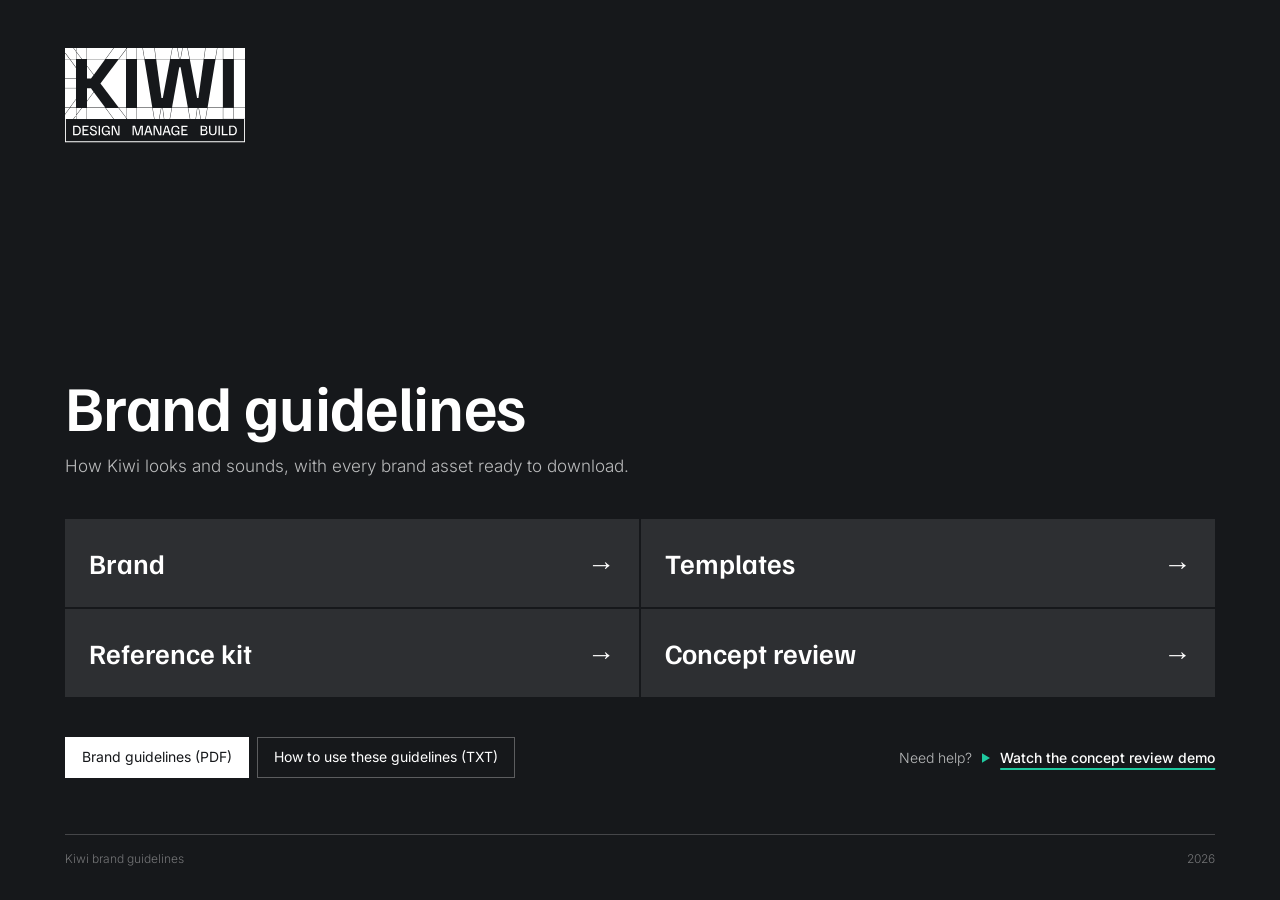
<file: index.html>
<!DOCTYPE html>
<html lang="en-GB">
<head>
<meta charset="utf-8">
<meta name="viewport" content="width=device-width, initial-scale=1, viewport-fit=cover">
<title>Kiwi Brand Guidelines</title>
<link rel="icon" href="assets/favicon/favicon.svg" type="image/svg+xml">
<link rel="icon" href="assets/favicon/favicon-32.png" sizes="32x32" type="image/png">
<link rel="apple-touch-icon" href="assets/favicon/apple-touch-icon.png">
<link rel="preload" href="assets/fonts/inter-latin.woff2" as="font" type="font/woff2" crossorigin>
<link rel="preload" href="assets/fonts/familjen-grotesk-latin.woff2" as="font" type="font/woff2" crossorigin>
<style>
@font-face{font-family:'Familjen Grotesk';font-style:normal;font-weight:400 700;font-display:swap;src:url(assets/fonts/familjen-grotesk-latin.woff2) format('woff2')}
@font-face{font-family:'Inter';font-style:normal;font-weight:300 600;font-display:swap;src:url(assets/fonts/inter-latin.woff2) format('woff2')}
@font-face{font-family:'Material Symbols Sharp';font-style:normal;font-weight:300;font-display:block;src:url(assets/fonts/material-symbols-sharp-kiwi.woff2) format('woff2')}

/* Layout: a cover plus two views (Brand, Templates) behind a dark top bar. Quiet sticky index on the left, compact chapters on the right. Square corners throughout; separation from tints of Kiwi black. */
:root{
  --bg:#FFFFFF; --surface:#F3F3F4; --surface-2:#E8E8E8; --ink:#16181B; --ink-2:#454649; --muted:#737476; --rule:#E8E8E8; --line:#D0D1D1;
  --btn-bg:#16181B; --btn-fg:#FFFFFF; --input:#FFFFFF;
  --display:'Familjen Grotesk', Arial, Helvetica, sans-serif;
  --body:'Inter', Arial, Helvetica, sans-serif;
  --mono:ui-monospace, Menlo, Consolas, monospace;
  --gutter:max(16px, 3.5vw);
}
@media (prefers-color-scheme: dark){:root:not([data-theme="light"]){
  --bg:#0F1012; --surface:#1A1C1F; --surface-2:#2D2F32; --ink:#F3F3F4; --ink-2:#D0D1D1; --muted:#A2A3A4; --rule:#2D2F32; --line:#454649;
  --btn-bg:#F3F3F4; --btn-fg:#16181B; --input:#0F1012; color-scheme:dark}}
:root[data-theme="dark"]{
  --bg:#0F1012; --surface:#1A1C1F; --surface-2:#2D2F32; --ink:#F3F3F4; --ink-2:#D0D1D1; --muted:#A2A3A4; --rule:#2D2F32; --line:#454649;
  --btn-bg:#F3F3F4; --btn-fg:#16181B; --input:#0F1012; color-scheme:dark}

*{box-sizing:border-box;border-radius:0}
body{margin:0;background:var(--bg);color:var(--ink);font-family:var(--body);font-weight:300;font-size:15px;line-height:1.6;-webkit-font-smoothing:antialiased}
a{color:inherit;text-underline-offset:3px}
b,strong{font-weight:500}
h1,h2,h3,h4{font-family:var(--display);font-weight:600;margin:0;text-wrap:balance;letter-spacing:-.005em}
p{margin:0}
ul,ol{margin:0;padding:0;list-style:none}
.wrap{max-width:1240px;margin:0 auto;padding-inline:var(--gutter)}
.eyebrow{font-family:var(--body);font-size:11px;font-weight:500;letter-spacing:.12em;text-transform:uppercase;color:var(--muted)}
.sub{font-family:var(--display);font-weight:400;font-size:17px;line-height:1.45;color:var(--ink-2);max-width:62ch}
.small{font-size:13px;color:var(--muted)}
:focus-visible{outline:2px solid var(--ink);outline-offset:2px}

/* Hero band */
.hero{background:#16181B;color:#FFFFFF;padding-block:16px;padding-top:calc(16px + env(safe-area-inset-top,0px))}
.hero .wrap{display:flex;align-items:center;gap:8px 20px;flex-wrap:wrap}
.hero-logo img{display:block;width:84px;height:auto}
.hero-logo{padding-right:20px;border-right:1px solid #454649}
.hero h1{font-size:20px;line-height:1.2;letter-spacing:-.005em;color:#FFFFFF}
.hero-sub{font-size:14px;color:#A2A3A4}
.hero .ver{margin-left:auto;font-size:12px;color:#737476}
@media (max-width:700px){.hero .ver,.hero-sub{display:none}}

/* Layout */
.layout{display:grid;grid-template-columns:184px minmax(0,1fr);gap:56px;align-items:start;padding-block:8px 96px}
.side{position:sticky;top:0;padding-top:40px;display:grid;gap:20px;max-height:100vh;overflow-y:auto;padding-bottom:24px}
.side .grp{display:grid;gap:4px}
.side ol{display:grid}
.side a{display:block;text-decoration:none;font-size:14px;color:var(--ink-2);padding:5px 10px;border-left:2px solid transparent}
.side a:hover{background:var(--surface)}
.side a[aria-current="true"]{border-left-color:var(--ink);color:var(--ink);font-weight:400;background:var(--surface)}
.side .eyebrow{padding-left:12px}
.switch{display:grid;grid-template-columns:1fr 1fr;gap:2px;margin-bottom:4px}
.side .switch a{border-left:0;text-align:center;padding:8px 6px;background:var(--surface);color:var(--ink-2);font-weight:400}
.side .switch a:hover{background:var(--surface-2)}
.side .switch a[aria-current="page"]{background:var(--btn-bg);color:var(--btn-fg);font-weight:500}
main{min-width:0}
@media (max-width:900px){
  .layout{grid-template-columns:minmax(0,1fr);gap:0}
  .side{position:static;max-height:none;overflow-y:visible;padding-top:16px;grid-auto-flow:column;grid-auto-columns:max-content;overflow-x:auto;gap:16px;padding-bottom:4px}
  .side ol{grid-auto-flow:column}
  .side a{white-space:nowrap}
}

/* Mobile bar and menu */
.mbar{display:none}
.mnav[hidden]{display:none!important}
.mnav{position:fixed;left:0;right:0;bottom:0;top:0;z-index:60;background:var(--bg);color:var(--ink);overflow-y:auto;padding-bottom:calc(24px + env(safe-area-inset-bottom,0px))}
.mnav .mbar-in{display:flex;position:sticky;top:0;z-index:1;background:var(--bg);border-bottom:1px solid var(--rule);padding:8px var(--gutter);gap:10px;align-items:center;justify-content:space-between}
.mswitch button{font:inherit;font-size:14px;padding:7px 14px;color:var(--ink-2);background:transparent;border:0;cursor:pointer}
.mswitch button+button{border-left:1px solid var(--line)}
.mswitch button[aria-pressed="true"]{background:var(--btn-bg);color:var(--btn-fg);font-weight:500}
.mswitch{display:flex;border:1px solid var(--line)}
.menu-btn.is-close::before{content:"✕";width:auto;height:auto;border:0;background:none;font-size:12px;line-height:1}
.mnav-body{padding:8px var(--gutter) 0;display:grid;gap:18px}
.mnav-body .grp{display:grid;gap:0}
.mnav-body .eyebrow{padding:14px 0 6px}
.mnav-body ol,.mnav-body ul{display:grid}
.mnav-body a{display:block;text-decoration:none;color:var(--ink);font-family:var(--display);font-size:22px;font-weight:600;padding:9px 0;border-bottom:1px solid var(--rule)}
.mnav-body a[aria-current="true"]{color:var(--muted)}

/* Chapters and sections */
.chapter{padding-top:72px;scroll-margin-top:24px;padding-bottom:4px;display:grid;gap:4px;border-bottom:2px solid var(--ink)}
.chapter h2{font-size:26px;line-height:1.1;display:flex;gap:12px;align-items:baseline}
.chapter h2 span{font-size:14px;color:var(--muted);font-weight:600}
.sec{padding-block:64px 72px;display:grid;gap:28px;scroll-margin-top:16px}
.sec + .sec{border-top:1px solid var(--rule)}
.sec-head{display:grid;gap:6px}
.sec-head h3{font-size:20px;line-height:1.2}
.sec-head p{color:var(--ink-2);max-width:64ch}
h4{font-size:16px;line-height:1.3}
.block{display:grid;gap:12px}
.chapter-gap{height:32px}

/* Tiles */
.tiles{display:grid;grid-template-columns:repeat(3,minmax(0,1fr));gap:2px}
@media (max-width:760px){.tiles{grid-template-columns:minmax(0,1fr)}}
.tile{background:var(--surface);padding:18px 18px 20px;display:grid;gap:6px;align-content:start}
.tile p{color:var(--ink-2);font-size:14px}
.tag{justify-self:start;font-size:11px;font-weight:500;letter-spacing:.06em;text-transform:uppercase;background:var(--surface-2);color:var(--ink-2);padding:3px 8px}
.chips{display:flex;flex-wrap:wrap;gap:6px}
.chips li{font-size:13px;background:var(--surface);padding:5px 10px;color:var(--ink-2)}
.avoid-h::before{content:"✕";color:#E5322D;margin-right:8px;font-weight:700}
.chips.avoid li{background:#FCEBEA;color:#8E1E1A;display:inline-flex;gap:7px;align-items:center}
.chips.avoid li span{text-decoration:line-through;text-decoration-color:#E5322D;text-decoration-thickness:1.5px}
.chips.avoid li::before{content:"✕";color:#E5322D;font-size:11px;font-weight:700}

/* Values */
.values{display:grid;gap:2px}
.values li{display:grid;grid-template-columns:48px minmax(0,1fr);align-items:baseline;background:var(--surface);padding:14px 18px}
.values .n{font-family:var(--display);font-weight:600;font-size:14px;color:var(--muted)}
.values .v{font-family:var(--display);font-weight:600;font-size:22px;line-height:1.15}
.values li:first-child{background:#16181B;color:#FFFFFF}
.values li:first-child .n{color:#A2A3A4}

/* Audience */
.persona{display:grid;grid-template-columns:repeat(3,minmax(0,1fr));gap:2px}
.persona>div{background:var(--surface);padding:16px 18px 18px;display:grid;gap:8px;align-content:start}
.persona ul{display:grid;gap:3px;font-size:14px;color:var(--ink-2)}
.persona li::before{content:"– ";color:var(--muted)}
@media (max-width:760px){.persona{grid-template-columns:minmax(0,1fr)}}
.persona-head{background:#16181B!important;color:#FFFFFF;grid-column:1/-1}
.persona-head p{color:#D0D1D1;font-size:14px}

/* Positioning */
.pos{display:grid;grid-template-columns:minmax(0,1fr) minmax(0,1fr);gap:32px;align-items:start}
@media (max-width:860px){.pos{grid-template-columns:minmax(0,1fr)}}
.matrix{position:relative;aspect-ratio:1;max-width:380px;width:100%;background:var(--surface)}
.matrix::before,.matrix::after{content:"";position:absolute;background:var(--line)}
.matrix::before{left:50%;top:0;bottom:0;width:1px}
.matrix::after{top:50%;left:0;right:0;height:1px}
.ax{position:absolute;font-size:10.5px;font-weight:500;letter-spacing:.1em;text-transform:uppercase;color:var(--muted);white-space:nowrap;background:var(--surface);padding:2px 6px;z-index:1}
.ax.t{top:8px;left:50%;transform:translateX(-50%)}
.ax.b{bottom:8px;left:50%;transform:translateX(-50%)}
.ax.l{left:8px;top:50%;transform:translateY(-50%)}
.ax.r{right:8px;top:50%;transform:translateY(-50%)}
.dot{position:absolute;transform:translate(-50%,-50%);display:grid;justify-items:center;gap:4px;z-index:1}
.dot i{display:block;width:14px;height:14px;background:#16181B}
.dot.aim i{background:var(--surface);box-shadow:inset 0 0 0 2px var(--ink)}
.dot span{font-size:12px;font-weight:500;white-space:nowrap}
.arrow{position:absolute;top:calc(29% - 10px);left:calc(28% + 14px);width:calc(46% - 28px);height:1px;background:var(--ink)}
.arrow::after{content:"";position:absolute;right:-1px;top:-4px;border:4.5px solid transparent;border-left:7px solid var(--ink);border-right:0}
.usp{display:grid;gap:2px;counter-reset:u}
.usp li{counter-increment:u;display:grid;grid-template-columns:36px minmax(0,1fr);background:var(--surface);padding:12px 16px;font-size:14px}
.usp li::before{content:counter(u);font-family:var(--display);font-weight:600;color:var(--muted)}

/* Tone */
.sliders{display:grid;gap:2px}
.slider{background:var(--surface);padding:14px 18px 16px;display:grid;gap:10px}
.track{position:relative;height:6px;background:var(--surface-2)}
.track i{position:absolute;top:50%;width:14px;height:14px;background:var(--ink);transform:translate(-50%,-50%)}
.ends{display:flex;justify-content:space-between;font-size:13px;color:var(--ink-2)}
.ends b{font-weight:500;color:var(--ink)}
.principles{display:grid;grid-template-columns:repeat(3,minmax(0,1fr));gap:2px}
@media (max-width:760px){.principles{grid-template-columns:minmax(0,1fr)}}

/* Voice */
.core{background:#16181B;color:#FFFFFF;padding:22px 22px 24px;display:grid;gap:6px}
.core .eyebrow{color:#A2A3A4}
.core p{font-family:var(--display);font-weight:600;font-size:clamp(28px,4vw,40px);line-height:1.05;letter-spacing:-.02em}
.rules{display:grid;grid-template-columns:repeat(3,minmax(0,1fr));gap:2px}
@media (max-width:860px){.rules{grid-template-columns:repeat(2,minmax(0,1fr))}}
@media (max-width:560px){.rules{grid-template-columns:minmax(0,1fr)}}
.rules>div{background:var(--surface);padding:14px 16px 16px;display:grid;gap:4px;align-content:start}
.rules b{font-weight:500;font-size:14px}
.rules p{font-size:13.5px;color:var(--ink-2)}
.saynot{display:grid;grid-template-columns:minmax(0,1fr) minmax(0,1fr);gap:2px}
.saynot>div{padding:14px 16px;display:grid;gap:4px}
.saynot .say{background:var(--surface)}
.saynot .say p{font-family:var(--display);font-size:17px}
.saynot .not{background:var(--bg);box-shadow:inset 0 0 0 1px var(--rule)}
.saynot .not p{color:var(--muted);text-decoration:line-through;text-decoration-color:#E5322D}
@media (max-width:560px){.saynot{grid-template-columns:minmax(0,1fr)}}
.heads{display:grid;grid-template-columns:repeat(3,minmax(0,1fr));gap:2px}
@media (max-width:860px){.heads{grid-template-columns:minmax(0,1fr)}}
.heads>div{background:var(--surface);padding:16px 18px 18px;display:grid;gap:10px;align-content:start}
.heads ul{display:grid;gap:0}
.heads li{font-family:var(--display);font-weight:600;font-size:20px;line-height:1.2;padding:14px 0 14px 14px;border-top:1px solid var(--line);position:relative}
.heads li:first-child{border-top:0;padding-top:4px}
.heads li::before{content:"";position:absolute;left:0;top:18px;bottom:18px;width:3px;background:var(--ink)}
.heads li:first-child::before{top:8px}

/* Shared controls */
.seg{display:inline-flex;border:1px solid var(--line)}
.seg button{font:inherit;font-size:13px;background:var(--bg);color:var(--ink-2);border:0;padding:7px 12px;cursor:pointer}
.seg button+button{border-left:1px solid var(--line)}
.seg button[aria-pressed="true"]{background:var(--btn-bg);color:var(--btn-fg)}
.faces{display:grid;grid-template-columns:repeat(auto-fit,minmax(280px,1fr));gap:2px}
.face{background:var(--surface);padding:20px;display:grid;gap:12px;min-width:0}
.face .aa{font-size:72px;line-height:.9;letter-spacing:-.03em}
.face.display .aa{font-family:var(--display);font-weight:600}
.face.text .aa{font-family:var(--body);font-weight:300}
.face dl{margin:0;display:grid;grid-template-columns:84px 1fr;row-gap:4px;font-size:13px}
.face dt{color:var(--muted)}
.face dd{margin:0}

/* Logo (simplified) */
.logo-bar{display:flex;flex-wrap:wrap;gap:12px 16px;align-items:center}
.check{display:inline-flex;gap:8px;align-items:center;font-size:13px;color:var(--ink-2);cursor:pointer}
.check input{accent-color:var(--ink);width:15px;height:15px;margin:0}
.lv-grid{display:grid;grid-template-columns:repeat(5,minmax(0,1fr));gap:2px}
@media (max-width:1100px){.lv-grid{grid-template-columns:repeat(2,minmax(0,1fr))}.lv-grid .lv:last-child{grid-column:1/-1}}
@media (max-width:520px){.lv-grid{grid-template-columns:minmax(0,1fr)}}
.lv{background:var(--surface);display:grid;grid-template-rows:auto 1fr}
.lv-art{display:grid;place-items:center;background:#FFFFFF;box-shadow:inset 0 0 0 1px var(--rule);height:150px;padding:20px}
.lv-art img{width:100%;max-width:150px;height:auto}
.lv-body{padding:14px 16px 16px;display:flex;flex-direction:column;gap:6px}
.lv-body p{font-size:13px;color:var(--ink-2)}
.lv-dl{display:flex;gap:6px;margin-top:auto;padding-top:10px;flex-wrap:wrap}
.lv-dl a{font-size:12px;font-weight:500;text-decoration:none;border:1px solid var(--line);background:var(--bg);padding:5px 10px}
.lv-dl a:hover{border-color:var(--ink)}
.lv-dl{align-items:center}
@media (min-width:1101px){.lv-body{padding:14px 12px 16px}.lv-dl{gap:5px}.lv-dl a{padding:5px 8px}}
.lv-note{flex-basis:100%;font-size:12px;color:var(--muted);order:-1}

/* Clear space */
.cs{display:grid;grid-template-columns:minmax(0,1.2fr) minmax(0,1fr);gap:24px;align-items:start}
@media (max-width:860px){.cs{grid-template-columns:minmax(0,1fr)}}
.cs-diagram{background:var(--surface);padding:24px;display:grid;place-items:center;overflow:hidden}
.cs-box{--x:clamp(36px,7vw,60px);position:relative;padding:var(--x);background:repeating-linear-gradient(45deg,transparent 0 6px,rgba(115,116,118,.18) 6px 7px);outline:1px dashed var(--muted);max-width:100%}
.cs-box img{display:block;width:calc(var(--x) * 3.5);height:var(--x);background:#FFFFFF;max-width:100%}
.x{position:absolute;font-family:var(--display);font-weight:600;font-size:13px;color:var(--ink-2)}
.x-t{top:calc(var(--x) / 2);left:50%;transform:translate(-50%,-50%)}
.x-b{bottom:calc(var(--x) / 2);left:50%;transform:translate(-50%,50%)}
.x-l{left:calc(var(--x) / 2);top:50%;transform:translate(-50%,-50%)}
.x-r{right:calc(var(--x) / 2);top:50%;transform:translate(50%,-50%)}
.x-mark{position:absolute;left:calc(var(--x) - 14px);top:var(--x);height:var(--x);width:8px;border:1px solid var(--ink);border-right:0}
.mini{border-collapse:collapse;font-size:13px;width:100%;max-width:420px}
.mini th,.mini td{text-align:left;padding:7px 10px 7px 0;border-bottom:1px solid var(--rule)}
.mini th{font-weight:500;color:var(--muted);font-size:12px}

/* Don'ts */
.dont-grid{display:grid;grid-template-columns:repeat(4,minmax(0,1fr));gap:2px}
@media (max-width:900px){.dont-grid{grid-template-columns:repeat(2,minmax(0,1fr))}}
.dn{margin:0;background:var(--surface);display:grid}
.dn-art{position:relative;height:140px;display:grid;place-items:center;background:#FFFFFF;box-shadow:inset 0 0 0 1px var(--rule);overflow:hidden;padding:16px}
.dn-art img{width:62%;max-width:170px;height:auto}
.dn-art::after{content:"";position:absolute;top:10px;right:10px;width:18px;height:18px;background:
  linear-gradient(45deg,transparent 43%,#E5322D 43%,#E5322D 57%,transparent 57%),linear-gradient(-45deg,transparent 43%,#E5322D 43%,#E5322D 57%,transparent 57%)}
.dn-busy{background:repeating-linear-gradient(120deg,#8A8C8D 0 10px,#454649 10px 18px,#B9BABB 18px 30px)!important}
.dn-retype{display:grid;justify-items:center;gap:4px;width:62%}
.dn-retype img{width:100%}
.dn-retype span{font-family:Georgia,'Times New Roman',serif;font-style:italic;font-size:13px;color:#16181B}
.dn-crowd{grid-template-columns:auto auto;gap:4px;align-content:center;justify-content:center}
.dn-crowd span{font-family:var(--display);font-weight:600;font-size:13px;color:#16181B;max-width:70px;line-height:1.1}
.dn-crowd img{width:110px}
.dn figcaption{padding:10px 14px 12px;font-size:13px;color:var(--ink-2)}

/* Type (simplified) */
.styles{display:grid}
.st{display:grid;grid-template-columns:minmax(0,1fr) 260px;gap:20px;align-items:baseline;padding-block:16px;border-top:1px solid var(--rule)}
.st:last-child{border-bottom:1px solid var(--rule)}
.st-spec{font-size:12px;color:var(--muted);line-height:1.5}
@media (max-width:700px){.st{grid-template-columns:minmax(0,1fr);gap:6px}}
.t-h1{font-family:var(--display);font-weight:600;font-size:clamp(34px,4.5vw,48px);line-height:1.1;letter-spacing:0}
.t-h2{font-family:var(--display);font-weight:600;font-size:clamp(22px,2.6vw,28px);line-height:1.2;letter-spacing:0}
.t-h3{font-family:var(--display);font-weight:600;font-size:22px;line-height:1.25}
.t-h4{font-family:var(--display);font-weight:600;font-size:18px;line-height:1.3}
.t-sub{font-family:var(--display);font-weight:400;font-size:17px;line-height:1.45}
.t-body{font-weight:300;font-size:16px;line-height:1.6;max-width:56ch}
.t-strong{font-weight:600}
.t-label{font-weight:600;font-size:12px;line-height:1.4;letter-spacing:.12em;text-transform:uppercase}
.rules-3{grid-template-columns:repeat(3,minmax(0,1fr))}
@media (max-width:700px){.rules-3{grid-template-columns:minmax(0,1fr)}}

/* Colour */
.swatches{display:grid;grid-template-columns:repeat(auto-fit,minmax(260px,1fr));gap:2px}
button.sw,button.tint{font:inherit;color:inherit;text-align:left;border:0;padding:0;cursor:pointer;background:none}
.sw{background:var(--surface)!important;display:grid}
.sw-chip{height:140px;display:flex;align-items:flex-end;padding:14px 16px;font-family:var(--display);font-weight:600;font-size:18px}
.sw-chip.k{background:#16181B;color:#FFFFFF}
.sw-chip.w{background:#FFFFFF;color:#16181B;box-shadow:inset 0 0 0 1px var(--rule)}
.sw-meta{display:flex;flex-wrap:wrap;gap:4px 16px;padding:12px 16px 14px;font-size:13px;align-items:baseline}
.sw-meta .val{font-family:var(--mono);font-size:13px;color:var(--ink)}
.sw-meta .rgb{font-family:var(--mono);font-size:12px;color:var(--muted)}
.sw-meta .copy{margin-left:auto;font-size:12px;color:var(--muted)}
.sw:hover .copy,.sw:focus-visible .copy{color:var(--ink)}
.tints{display:grid;grid-template-columns:repeat(12,minmax(0,1fr));gap:2px}
.tint{display:grid;gap:4px;font-size:12px;align-content:start}
.tint i{display:block;height:64px}
.tint b{font-weight:500}
.tint .val{font-family:var(--mono);font-size:10px;color:var(--muted);line-height:1.3}
.tint:hover i{outline:2px solid var(--ink);outline-offset:-2px}
@media (max-width:860px){.tints{grid-template-columns:repeat(6,minmax(0,1fr))}}

/* Icons: Material Symbols Sharp, unfilled, weight 300, mono */
.ms{font-family:'Material Symbols Sharp';font-weight:normal;font-style:normal;font-size:24px;line-height:1;letter-spacing:normal;text-transform:none;display:inline-block;white-space:nowrap;word-wrap:normal;direction:ltr;font-feature-settings:'liga';-webkit-font-smoothing:antialiased;font-variation-settings:'FILL' 0,'wght' 300,'GRAD' 0,'opsz' 24;user-select:none;flex:none}
.ms.s20{font-size:20px;font-variation-settings:'FILL' 0,'wght' 300,'GRAD' 0,'opsz' 20}
.ms.s40{font-size:40px;font-variation-settings:'FILL' 0,'wght' 300,'GRAD' 0,'opsz' 40}
.ic-panels{display:grid;grid-template-columns:repeat(2,minmax(0,1fr));gap:2px}
@media (max-width:760px){.ic-panels{grid-template-columns:minmax(0,1fr)}}
.ic-panel{padding:24px 16px;display:grid;grid-template-columns:repeat(4,minmax(0,1fr));gap:24px 8px}
.ic-panel.w{background:#FFFFFF;color:#16181B;box-shadow:inset 0 0 0 1px var(--rule)}
.ic-panel.k{background:#16181B;color:#FFFFFF;box-shadow:inset 0 0 0 1px #2D2F32}
.ic{display:grid;justify-items:center;gap:8px;text-align:center;min-width:0}
.ic code{font-family:var(--mono);font-size:10px;line-height:1.3;opacity:.7;overflow-wrap:anywhere}
.ic-sizes{display:grid;grid-template-columns:repeat(3,minmax(0,1fr));gap:2px}
@media (max-width:760px){.ic-sizes{grid-template-columns:minmax(0,1fr)}}
.ic-size{background:var(--surface);padding:16px 18px 18px;display:grid;gap:12px;align-content:start}
.ic-size .demo{display:flex;align-items:center;gap:8px;min-height:64px;color:var(--ink)}
.ic-size .demo.col{flex-direction:column;align-items:flex-start;justify-content:center;gap:6px}
.ic-size .demo .act{display:inline-flex;align-items:center;gap:8px}
.ic-size p{font-size:13px;color:var(--ink-2)}
.ic-spec{display:grid;grid-template-columns:minmax(0,1.2fr) minmax(0,1fr);gap:24px;align-items:start}
@media (max-width:860px){.ic-spec{grid-template-columns:minmax(0,1fr)}}

/* Signature tool */
.tool{display:grid;grid-template-columns:260px minmax(0,1fr);background:var(--surface)}
@media (max-width:1000px){.tool{grid-template-columns:minmax(0,1fr)}}
.tool>*{min-width:0}
.fields{display:grid;gap:12px;align-content:start;padding:18px}
.field{display:grid;gap:4px}
.field label{font-size:12px;font-weight:500;color:var(--ink-2)}
.field label span{font-weight:300;color:var(--muted)}
.field input{font:inherit;font-weight:400;font-size:14px;color:var(--ink);background:var(--input);border:1px solid var(--line);padding:7px 10px;width:100%;min-width:0}
.field input:focus-visible{outline:2px solid var(--ink);outline-offset:-1px}
.stage{display:grid;align-content:start;gap:10px;padding:12px 12px 12px 0}
@media (max-width:1000px){.stage{padding:0 12px 12px}}
.stage-bar{display:flex;flex-wrap:wrap;gap:8px;justify-content:flex-end}
.act{font:inherit;font-size:14px;font-weight:400;padding:8px 16px;border:1px solid var(--btn-bg);background:var(--btn-bg);color:var(--btn-fg);cursor:pointer;text-decoration:none;display:inline-block}
.act.ghost{background:transparent;color:var(--ink);border-color:var(--line)}
.canvas{overflow-x:auto;padding:24px 22px 28px;background:#FFFFFF;color:#16181B}
.canvas .mock{font-family:Arial,Helvetica,sans-serif;font-size:13px;line-height:19px;color:#16181B;margin:0 0 20px}

.how{display:grid;grid-template-columns:240px minmax(0,1fr);gap:2px;background:var(--surface)}
@media (max-width:860px){.how{grid-template-columns:minmax(0,1fr)}}
.how-steps{padding:18px;display:grid;gap:10px;align-content:start;counter-reset:h}
.how-steps li{counter-increment:h;display:grid;grid-template-columns:24px minmax(0,1fr);font-size:14px}
.how-steps li::before{content:counter(h);font-family:var(--display);font-weight:600;color:var(--muted)}
.how-apps{background:var(--bg);margin:2px 2px 2px 0;display:grid;align-content:start}
@media (max-width:860px){.how-apps{margin:0 2px 2px}}
.tabs{display:flex;flex-wrap:wrap;border-bottom:1px solid var(--rule)}
.tabs button{font:inherit;font-size:13px;font-weight:400;white-space:nowrap;background:transparent;color:var(--muted);border:0;border-bottom:2px solid transparent;margin-bottom:-1px;padding:10px 12px;cursor:pointer}
.tabs button[aria-selected="true"]{color:var(--ink);border-bottom-color:var(--ink);font-weight:500}
.tabpanel{padding:10px 16px 14px}
.tabpanel ol{counter-reset:s;max-width:70ch}
.tabpanel li{counter-increment:s;display:grid;grid-template-columns:24px minmax(0,1fr);padding:6px 0;font-size:14px}
.tabpanel li::before{content:counter(s);color:var(--muted)}
.menu{font-weight:500}
kbd{font-family:var(--mono);font-size:.8em;background:var(--surface);border:1px solid var(--line);padding:0 5px}
details.help{background:var(--surface)}
details.help summary{cursor:pointer;padding:12px 18px;font-size:14px;font-weight:500}
.qa{display:grid;grid-template-columns:repeat(2,minmax(0,1fr));gap:2px;padding:0 2px 2px}
@media (max-width:640px){.qa{grid-template-columns:minmax(0,1fr)}}
.qa div{background:var(--bg);padding:12px 16px;display:grid;gap:2px}
.qa b{font-size:14px}
.qa p{font-size:13px;color:var(--ink-2)}

/* Newsletter */
.nl-pages{display:grid;grid-template-columns:repeat(2,minmax(0,1fr));gap:16px;background:var(--surface-2);padding:24px;max-width:760px}
@media (max-width:640px){.nl-pages{grid-template-columns:minmax(0,1fr)}}
.nl-pages figure{margin:0}
.nl-pages img{display:block;width:100%;height:auto;background:#FFFFFF;box-shadow:0 1px 3px rgba(22,24,27,.12)}
.nl-side{display:grid;grid-template-columns:minmax(0,1.2fr) minmax(0,1fr);gap:24px;align-items:start}
@media (max-width:860px){.nl-side{grid-template-columns:minmax(0,1fr)}}

/* Letterhead */
.lh{display:grid;grid-template-columns:minmax(0,1fr) minmax(0,1fr);gap:24px;align-items:start}
@media (max-width:860px){.lh{grid-template-columns:minmax(0,1fr)}}
.paper{margin:0;background:var(--surface-2);padding:24px}
.paper img{display:block;width:100%;height:auto;background:#FFFFFF;box-shadow:0 1px 3px rgba(22,24,27,.12)}
.lh-side{display:grid;gap:16px}
.dl{display:flex;flex-wrap:wrap;gap:8px}
.spec{margin:0;display:grid;grid-template-columns:96px minmax(0,1fr);row-gap:6px;font-size:13px;background:var(--surface);padding:14px 16px}
.spec dt{color:var(--muted)}
.spec dd{margin:0}

.dl-band{background:#16181B;color:#FFFFFF;padding-block:40px}
.dl-band .wrap{display:flex;flex-wrap:wrap;gap:20px 40px;align-items:flex-end;justify-content:space-between}
.dl-copy{display:grid;gap:6px;max-width:56ch}
.dl-copy .eyebrow{color:#A2A3A4}
.dl-copy h3{font-size:22px;line-height:1.2;color:#FFFFFF}
.dl-copy p{color:#B9BABB;font-size:14px}
.dl-btns{display:flex;flex-wrap:wrap;gap:8px}
.act.inv{background:#FFFFFF;color:#16181B;border-color:#FFFFFF}
.act.inv.ghost{background:transparent;color:#FFFFFF;border-color:#5C5D5F}
footer.foot{background:var(--surface);padding-block:18px;font-size:12px;color:var(--muted)}
footer.foot .wrap{display:flex;flex-wrap:wrap;gap:8px 24px;justify-content:space-between}
.toast{position:fixed;left:50%;bottom:calc(env(safe-area-inset-bottom,0px) + 20px);transform:translateX(-50%);background:var(--btn-bg);color:var(--btn-fg);padding:10px 16px;font-size:14px;z-index:20}
#copybuf{position:absolute;left:-10000px;top:0}
/* Mobile overrides (kept last so they win) */
@media (max-width:900px){
  .side{display:none!important}
  .mbar{display:flex;position:sticky;top:0;z-index:15;background:var(--bg);border-bottom:1px solid var(--rule);padding:8px var(--gutter);gap:10px;align-items:center;justify-content:space-between}
  .mswitch{display:flex;border:1px solid var(--line)}
  .mswitch a{text-decoration:none;font-size:14px;padding:7px 14px;color:var(--ink-2)}
  .mswitch a+a{border-left:1px solid var(--line)}
  .mswitch a[aria-current="page"]{background:var(--btn-bg);color:var(--btn-fg);font-weight:500}
  .menu-btn{font:inherit;font-size:14px;font-weight:500;background:transparent;color:var(--ink);border:1px solid var(--line);padding:7px 14px;cursor:pointer;display:inline-flex;align-items:center;gap:8px}
  .menu-btn::before{content:"";width:14px;height:10px;border-top:2px solid currentColor;border-bottom:2px solid currentColor;background:linear-gradient(currentColor,currentColor) center/100% 2px no-repeat}
  .sec,.chapter{scroll-margin-top:64px}
  .sec{padding-block:36px 40px;gap:20px}
  .chapter{padding-top:40px}
  .chapter-gap{height:8px}
  .layout{padding-block:0 64px}
  .values .v{font-size:18px}
  .values li{padding:12px 14px;grid-template-columns:36px minmax(0,1fr)}
  .lv-art{height:120px}
  .heads li{font-size:18px}
  .core p{font-size:28px}
  .tabs{flex-wrap:nowrap;overflow-x:auto;scrollbar-width:none}
  .tabs button{flex:0 0 auto}
}

/* Cover: the landing view, reached from the logo in the top band */
.cover{background:#16181B;color:#FFFFFF;min-height:100vh;min-height:100svh;display:flex}
.cover .wrap{flex:1;display:flex;flex-direction:column;gap:56px;padding-block:calc(48px + env(safe-area-inset-top,0px)) 32px;width:100%}
.cover-logo img{display:block;width:180px;height:auto}
.cover-main{margin-top:auto;display:grid;gap:40px}
.cover-intro{display:grid;gap:14px;max-width:640px}
.cover h1{font-size:64px;line-height:1.05;letter-spacing:-.01em;color:#FFFFFF}
.cover-intro p{font-size:17px;line-height:1.55;color:#B9BABB}
.cover-cards{display:grid;grid-template-columns:repeat(2,minmax(0,1fr));gap:2px}
.cover-cards a{background:#2D2F32;color:#FFFFFF;text-decoration:none;padding:28px 24px;display:flex;justify-content:space-between;align-items:baseline;gap:12px;font-family:var(--display);font-weight:600;font-size:28px;line-height:1.15}
.cover-cards a::after{content:"\2192";font-weight:400}
.cover-cards a:hover{background:#454649}
.cover-dl{display:flex;flex-wrap:wrap;gap:8px}
.cover-help{margin-left:auto;display:inline-flex;align-items:center;gap:10px;color:#FFFFFF;text-decoration:none;font-size:14px;line-height:1.3}.cover-help i{flex:none;display:grid;place-items:center;color:var(--acc)}.cover-help svg{width:8px;height:10px;fill:currentColor}.cover-help span{color:#B9BABB}.cover-help b{font-weight:500;text-decoration:underline;text-decoration-color:var(--acc);text-decoration-thickness:2px;text-underline-offset:5px}.cover-help:hover b{text-decoration-color:currentColor}@media (max-width:760px){.cover-help{margin-left:0;flex-basis:100%;margin-top:8px}}
.cover-foot{display:flex;justify-content:space-between;gap:16px;padding-top:14px;border-top:1px solid #454649;font-size:12px;color:#737476}
.cover :focus-visible{outline-color:#FFFFFF}
.is-home .dl-band,.is-home .foot{display:none}
@media (max-width:760px){
  .cover .wrap{gap:40px;padding-top:calc(32px + env(safe-area-inset-top,0px))}
  .cover-logo img{width:140px}
  .cover h1{font-size:44px}
  .cover-intro p{font-size:16px}
  .cover-cards{grid-template-columns:minmax(0,1fr)}
  .cover-cards a{padding:22px 20px;font-size:24px}
}

/* ===== Website basics. The full set lives in the reference kit. ===== */
:root{--acc:#1FC9A0;--k:#16181B;--w:#FFFFFF;--ease:cubic-bezier(.2,.7,.2,1);--ease-io:cubic-bezier(.65,0,.35,1)}
.wb-note{display:flex;gap:10px;align-items:flex-start;background:var(--surface);padding:12px 16px;font-size:13px;color:var(--ink-2)}
.wb-note i{width:12px;height:12px;background:var(--acc);flex:none;margin-top:4px}
.wb-tiles{display:grid;grid-template-columns:repeat(4,minmax(0,1fr));gap:2px}
@media (max-width:900px){.wb-tiles{grid-template-columns:repeat(2,minmax(0,1fr))}}
@media (max-width:520px){.wb-tiles{grid-template-columns:minmax(0,1fr)}}
.wb-tiles.c3{grid-template-columns:repeat(3,minmax(0,1fr))}
@media (max-width:760px){.wb-tiles.c3{grid-template-columns:minmax(0,1fr)}}
.wb-t{background:var(--surface);display:grid;grid-template-rows:auto 1fr;min-width:0}
.wb-art{position:relative;aspect-ratio:4/3;overflow:hidden;background:#FFFFFF;box-shadow:inset 0 0 0 1px var(--rule);display:grid;place-items:center;padding:16px;container-type:inline-size}
.wb-art.dk{background:#16181B;color:#FFFFFF;box-shadow:none}
.wb-body{padding:12px 16px 16px;display:grid;gap:4px;align-content:start}
.wb-body b{font-weight:500;font-size:14px}
.wb-body p{font-size:13px;color:var(--ink-2)}
/* grid */
.wb-g{position:absolute;inset:0;width:100%;height:100%;color:#16181B}
.wb-g line{stroke:currentColor;stroke-width:1;vector-effect:non-scaling-stroke}
.wb-g line.d{stroke-dasharray:6 5}
.wb-g.on-dark{color:#FFFFFF}
.wb-g.feature{opacity:1}.wb-g.structure{opacity:.35}.wb-g.ambient{opacity:.15}
/* highlights */
.wb-dash{display:inline-flex;align-items:center;gap:10px;font:400 15px/1.5 var(--display);letter-spacing:.02em;text-transform:uppercase;color:#F3F3F4}
.wb-dash i{width:30px;height:5px;background:var(--acc);flex:none}
.wb-dot{display:inline-flex;align-items:center;gap:10px;font:400 15px/1.5 var(--display);letter-spacing:.02em;text-transform:uppercase;color:#FFFFFF}
.wb-dot i{width:8px;height:8px;background:var(--acc);flex:none}
.wb-bar{position:relative;isolation:isolate;display:inline-block;padding:4px 4px 3px;font:400 15px/1.3 var(--display);letter-spacing:.02em;text-transform:uppercase;color:#16181B}
.wb-bar::before{content:"";position:absolute;z-index:-1;left:0;right:0;bottom:0;height:9px;background:var(--acc)}
.wb-line{white-space:nowrap;font:600 13cqw/1.15 var(--display);letter-spacing:.01em;color:#16181B}
.wb-mk,.wb-blk{position:relative;isolation:isolate}
.wb-mk::before{content:"";position:absolute;z-index:-1;left:-.08em;right:-.09em;bottom:.05em;height:.41em;background:var(--acc)}
.wb-blk::before{content:"";position:absolute;z-index:-1;left:-.08em;right:-.08em;bottom:0;height:1.06em;background:var(--acc)}
/* buttons */
.wb-btns{display:grid;grid-template-columns:repeat(3,minmax(0,1fr));gap:2px}
@media (max-width:760px){.wb-btns{grid-template-columns:minmax(0,1fr)}}
.wb-btns>div{display:flex;flex-wrap:wrap;gap:24px 28px;align-items:center;justify-content:center;padding:40px 16px;background:#FFFFFF;box-shadow:inset 0 0 0 1px var(--rule)}
.wb-btns>div.dk{background:#16181B;box-shadow:none}
.wb-btns small{display:block;font-size:10px;font-weight:500;letter-spacing:.12em;text-transform:uppercase;color:#737476;margin-bottom:8px}
.wb-btns .dk small{color:#A2A3A4}
.wb-btn{--fg:#16181B;--bg:transparent;display:inline-flex;align-items:stretch;height:32px;text-decoration:none;font:400 17px/1.5 var(--body);letter-spacing:.01em;color:var(--fg);background:var(--bg);white-space:nowrap}
.wb-btn .lbl{display:flex;align-items:center;padding:2px 9px;border:1px solid var(--fg)}
.wb-btn .box{width:32px;display:grid;place-items:center;border:1px solid var(--fg);border-left:0;transition:background-color .2s var(--ease)}
.wb-btn .box svg{width:22px;height:22px;display:block;color:var(--fg);transition:transform .2s var(--ease),color .2s var(--ease)}
.wb-btn.light{--fg:#FFFFFF}
.wb-btn.accent{--bg:var(--acc)}
.wb-btn:hover .box,.wb-btn:focus-visible .box,.wb-btn.is-hover .box{background:var(--fg)}
.wb-btn:hover .box svg,.wb-btn:focus-visible .box svg,.wb-btn.is-hover .box svg{transform:rotate(45deg)}
.wb-btn.light:hover .box svg,.wb-btn.light:focus-visible .box svg,.wb-btn.light.is-hover .box svg{color:#16181B}
.wb-btn.dark:hover .box svg,.wb-btn.dark:focus-visible .box svg,.wb-btn.dark.is-hover .box svg{color:#FFFFFF}
.wb-btn.accent:hover .box svg,.wb-btn.accent:focus-visible .box svg,.wb-btn.accent.is-hover .box svg{color:var(--acc)}
.wb-btn.light:focus-visible{outline-color:#FFFFFF}
/* images */
.wb-art.ph{padding:0;background:#16181B}
.wb-ph{position:absolute;inset:0;background-size:cover;background-position:center}
.sec.ld .wb-ph.strat{background-image:url(assets/website/photos/strat-m.webp)}
.sec.ld .wb-ph.hero{background-image:url(assets/website/photos/hero-m.webp)}
.wb-ph.mono{filter:grayscale(1)}
.wb-ph.win{-webkit-mask:url("data:image/svg+xml,%3Csvg xmlns='http://www.w3.org/2000/svg' viewBox='0 0 100 100' preserveAspectRatio='none'%3E%3Crect x='50' y='0.0' width='25' height='33.333'/%3E%3Crect x='75' y='0.0' width='25' height='33.333'/%3E%3Crect x='50' y='33.333' width='25' height='33.333'/%3E%3Crect x='75' y='66.666' width='25' height='33.333'/%3E%3Crect x='25' y='66.666' width='25' height='33.333'/%3E%3C/svg%3E") 0 0/100% 100% no-repeat;mask:url("data:image/svg+xml,%3Csvg xmlns='http://www.w3.org/2000/svg' viewBox='0 0 100 100' preserveAspectRatio='none'%3E%3Crect x='50' y='0.0' width='25' height='33.333'/%3E%3Crect x='75' y='0.0' width='25' height='33.333'/%3E%3Crect x='50' y='33.333' width='25' height='33.333'/%3E%3Crect x='75' y='66.666' width='25' height='33.333'/%3E%3Crect x='25' y='66.666' width='25' height='33.333'/%3E%3C/svg%3E") 0 0/100% 100% no-repeat}
.wb-ph.shade::after{content:"";position:absolute;inset:0;background:linear-gradient(90deg,rgba(22,24,27,.55),rgba(22,24,27,.1))}
/* motion */
.wb-motion{display:grid;grid-template-columns:minmax(0,1fr) minmax(0,1.2fr);gap:24px;align-items:start}
@media (max-width:860px){.wb-motion{grid-template-columns:minmax(0,1fr)}}
.wb-ease{display:grid;gap:2px}
.wb-ease>div{background:var(--surface);padding:14px 16px;display:grid;gap:8px}
.wb-ease b{font-weight:500;font-size:14px}
.wb-ease code{font-family:var(--mono);font-size:12px;color:var(--ink-2)}
.wb-ease .bar{position:relative;height:6px;background:var(--surface-2);overflow:hidden}
.wb-ease .bar i{position:absolute;left:0;top:0;bottom:0;width:30%;background:var(--ink);animation:wb-run 1.6s var(--ease) infinite alternate}
.wb-ease .io .bar i{animation-timing-function:var(--ease-io)}
@keyframes wb-run{to{left:70%}}
@media (prefers-reduced-motion:reduce){.wb-ease .bar i{animation:none}.wb-btn .box,.wb-btn .box svg{transition:none}}
/* reference kit card */
.wb-kit{display:flex;flex-wrap:wrap;gap:16px 24px;align-items:center;justify-content:space-between;background:#16181B;color:#FFFFFF;padding:22px 24px}
.wb-kit div{display:grid;gap:4px;max-width:60ch}
.wb-kit .eyebrow{color:#A2A3A4}
.wb-kit h4{font-size:20px;color:#FFFFFF}
.wb-kit p{font-size:14px;color:#B9BABB}
/* side nav and cover links to the kit */
.side .kit-link a,.mnav-body .kit-link a{display:flex;justify-content:space-between;gap:8px}
.side .kit-link a::after,.mnav-body .kit-link a::after{content:"\2192"}
@media (min-width:761px){.cover-cards{grid-template-columns:repeat(3,minmax(0,1fr))}.cover-cards:has(> :nth-child(4)){grid-template-columns:repeat(2,minmax(0,1fr))}}
.sr{position:absolute;width:1px;height:1px;overflow:hidden;clip:rect(0 0 0 0);clip-path:inset(50%);white-space:nowrap}
:root{--nav-h:60px}
.topnav{position:sticky;top:0;z-index:55;background:#16181B;color:#FFFFFF;padding:env(safe-area-inset-top,0px) 0 0!important;transition:transform .3s cubic-bezier(.2,.7,.2,1)}
.topnav .wrap{display:flex;align-items:stretch;flex-wrap:nowrap!important;gap:0!important;height:var(--nav-h);padding-block:0!important}
.topnav .tn-logo{display:flex!important;align-items:center;flex:none;width:auto!important;padding:0!important;border:0!important}
.topnav .tn-logo img{display:block;width:80px!important;height:auto}
.pnav{display:flex;margin-left:auto}
.pnav a{display:flex;align-items:center;justify-content:center;padding:0 32px;border-left:1px solid #3A3C3F;color:#FFFFFF;text-decoration:none;font-family:var(--display);font-weight:600;font-size:17px;line-height:1;white-space:nowrap;transition:background-color .2s,color .2s}
.pnav a:last-child{border-right:1px solid #3A3C3F}
.pnav a:hover{background:#2A2C2F}
.pnav a[aria-current="page"]{background:#FFFFFF;color:#16181B;border-color:#FFFFFF}
.pnav a:focus-visible,.tn-burger:focus-visible{outline:2px solid #FFFFFF;outline-offset:-4px}
.pnav a[aria-current="page"]:focus-visible{outline-color:#16181B}
.tn-burger{display:none}
@media (max-width:900px){
  :root{--nav-h:56px}
  .topnav .tn-logo img{width:72px!important}
  .tn-burger{display:flex;align-items:center;justify-content:center;width:56px;margin-left:auto;margin-right:calc(-1 * var(--gutter));padding:0;background:none;border:0;border-left:1px solid #3A3C3F;color:#FFFFFF;cursor:pointer}
  .tn-burger i{position:relative;display:block;width:22px;height:2px;background:currentColor;transition:background-color .2s}
  .tn-burger i::before,.tn-burger i::after{content:"";position:absolute;left:0;width:22px;height:2px;background:currentColor;transition:transform .25s cubic-bezier(.2,.7,.2,1)}
  .tn-burger i::before{transform:translateY(-7px)}.tn-burger i::after{transform:translateY(7px)}
  .topnav.open .tn-burger i{background:transparent}
  .topnav.open .tn-burger i::before{transform:rotate(45deg)}.topnav.open .tn-burger i::after{transform:rotate(-45deg)}
  .pnav{display:none;position:absolute;left:0;right:0;top:100%;flex-direction:column;margin:0;background:#16181B;border-top:1px solid #3A3C3F;box-shadow:0 16px 32px rgba(22,24,27,.25)}
  .topnav.open .pnav{display:flex}
  .pnav a{justify-content:flex-start;height:60px;padding:0 var(--gutter);border-left:0;border-right:0!important;border-bottom:1px solid #3A3C3F;font-size:20px}
  .pnav a[aria-current="page"]{border-bottom-color:#FFFFFF}
  .topnav.tn-hide{transform:translateY(-100%)}
}
@media (prefers-reduced-motion:reduce){.topnav,.tn-burger i::before,.tn-burger i::after{transition:none}}
.hero-logo{padding-right:0;border-right:0}
.side{top:var(--nav-h);max-height:calc(100vh - var(--nav-h))}
.sec{scroll-margin-top:calc(16px + var(--nav-h))}
.chapter{scroll-margin-top:calc(24px + var(--nav-h))}
.mbar-t{font-family:var(--display);font-weight:600;font-size:17px}
@media (max-width:900px){
  .mbar{transition:top .3s cubic-bezier(.2,.7,.2,1)}
  html.tn-shown .mbar:not(.mbar-in){top:var(--nav-h)}
  .mbar:not(.mbar-in) .menu-btn::before{width:7px;height:7px;border:0;border-right:2px solid currentColor;border-bottom:2px solid currentColor;background:none;transform:translateY(-2px) rotate(45deg)}
  .sec,.chapter{scroll-margin-top:64px}
}
</style>

</head>
<body>
<svg width="0" height="0" style="position:absolute" aria-hidden="true"><defs><symbol id="wb-arr" viewBox="0 0 24 24"><path d="M6.29425 17.6443L5.25 16.6L15.0905 6.75H6.14425V5.25H17.6443V16.75H16.1443V7.80375L6.29425 17.6443Z" fill="currentColor"/></symbol></defs></svg>
<div class="page">
<!-- ======================= COVER ======================= -->
<div data-view="home" id="view-home">
  <section class="cover" id="home"><div class="wrap">
    <div class="cover-logo"><img src="assets/logo/kiwi-strap-beneath-white.svg" alt="KIWI. Design, Manage, Build" width="200" height="106"></div>
    <div class="cover-main">
      <div class="cover-intro">
        <h1>Brand guidelines</h1>
        <p>How Kiwi looks and sounds, with every brand asset ready to download.</p>
      </div>
      <nav class="cover-cards" aria-label="Guidelines">
        <a href="#brand">Brand</a>
        <a href="#templates">Templates</a>
        <a href="reference-kit.html" data-internal>Reference kit</a>
        <a href="concept-review.html" data-internal data-concept-link>Concept review</a>
      </nav>
      <div class="cover-dl">
        <a class="act inv" href="assets/guidelines/kiwi-brand-guidelines.pdf" data-file="Kiwi brand guidelines.pdf" data-dl>Brand guidelines (PDF)</a>
        <a class="act inv ghost" href="assets/guidelines/how-to-use-the-kiwi-brand-guidelines.txt" data-file="How to use the Kiwi brand guidelines.txt" data-dl>How to use these guidelines (TXT)</a>
        <a class="cover-help" href="https://docs.google.com/videos/d/182V_MD2pHden9JS8peq3vETTI1ekSdAsILSUG91kn7c/play?usp=sharing" target="_blank" rel="noopener" data-concept-link><span>Need help?</span><i aria-hidden="true"><svg viewBox="0 0 10 12"><path d="M0 0l10 6-10 6z"/></svg></i><b>Watch the concept review demo</b><span class="sr"> (opens in a new tab)</span></a>
      </div>
    </div>
    <div class="cover-foot"><span>Kiwi brand guidelines</span><span>2026</span></div>
  </div></section>
</div>

<!-- ======================= BRAND ======================= -->
<div data-view="brand" id="view-brand">
  <section class="hero topnav" id="brand"><div class="wrap">
    <a href="#home" class="hero-logo tn-logo" aria-label="Kiwi brand guidelines cover"><img src="assets/logo/kiwi-primary-white.svg" alt="Kiwi" width="80" height="32"></a>
    <h1 class="sr">Brand</h1>
    <button type="button" class="tn-burger" aria-expanded="false" aria-controls="pnav-brand" aria-label="Open menu"><i aria-hidden="true"></i></button>
    <nav class="pnav" id="pnav-brand" aria-label="Guidelines"><a href="#brand" data-view-link="brand">Brand</a><a href="#templates" data-view-link="templates">Templates</a><a href="reference-kit.html" data-internal>Reference kit</a><a href="concept-review.html" data-internal data-concept-link>Concept review</a></nav>
  </div></section>
  <div class="mbar"><span class="mbar-t">Brand</span><button type="button" class="menu-btn" aria-expanded="false" aria-controls="mnav">Menu</button></div>


  <div class="wrap layout">
    <nav class="side" aria-label="Brand sections">
      <div class="grp"><span class="eyebrow">Strategy</span><ol>
        <li><a href="#values">Values</a></li>
        <li><a href="#audience">Audience</a></li>
        <li><a href="#positioning">Positioning</a></li>
      </ol></div>
      <div class="grp"><span class="eyebrow">Voice</span><ol>
        <li><a href="#tone">Tone of voice</a></li>
        <li><a href="#messages">Key messages</a></li>
        <li><a href="#writing">Writing style</a></li>
        <li><a href="#headlines">Example headlines</a></li>
      </ol></div>
      <div class="grp"><span class="eyebrow">Identity</span><ol>
        <li><a href="#logo">Logo</a></li>
        <li><a href="#clearspace">Clear space and size</a></li>
        <li><a href="#misuse">Logo don’ts</a></li>
        <li><a href="#colour">Colour</a></li>
        <li><a href="#type">Typography</a></li>
        <li><a href="#icons">Icons</a></li>
      </ol></div>
      <div class="grp"><span class="eyebrow">Website</span><ol>
        <li><a href="#web-grid">Grid</a></li>
        <li><a href="#web-highlights">Accent and highlights</a></li>
        <li><a href="#web-buttons">Buttons</a></li>
        <li><a href="#web-images">Image treatments</a></li>
        <li><a href="#web-motion">Motion</a></li>
        <li><a href="#web-rules">Website rules</a></li>
      </ol></div>
    </nav>

    <main>
      <div class="chapter" id="strategy"><h2><span>01</span>Strategy</h2></div>

      <section class="sec" id="values">
        <div class="sec-head"><h3>Values</h3><p>Five core values, in order of importance.</p></div>
        <ol class="values">
          <li><span class="n">1</span><span class="v">We make it happen</span></li>
          <li><span class="n">2</span><span class="v">Quality</span></li>
          <li><span class="n">3</span><span class="v">Compliant</span></li>
          <li><span class="n">4</span><span class="v">Teamwork</span></li>
          <li><span class="n">5</span><span class="v">Problem solving</span></li>
        </ol>
        <div class="block"><h4>Key words</h4>
          <ul class="chips"><li>Client-focused</li><li>Family-focused</li><li>Part of the Kiwi family</li><li>Approachable</li><li>Trustworthy and reliable</li></ul></div>
      </section>

      <section class="sec" id="audience">
        <div class="sec-head"><h3>Audience</h3><p>Who Kiwi builds for, and who makes the decision.</p></div>
        <div class="block"><h4>Sectors</h4>
          <div class="tiles">
            <div class="tile"><span class="tag">Group 1</span><h4>Retail</h4><p>Footwear and sports fashion. Capable of any store type.</p></div>
            <div class="tile"><span class="tag">Group 2</span><h4>Gyms and leisure</h4></div>
            <div class="tile"><span class="tag">Group 3</span><h4>Entertainment facilities</h4></div>
          </div>
        </div>
        <div class="block"><h4>Decision makers</h4>
          <div class="persona">
            <div class="persona-head"><span class="eyebrow" style="color:#A2A3A4">Primary audience</span><h4 style="font-size:20px">Cost consultants and project managers</h4><p>Interior fit-out. Based in London and Manchester.</p></div>
            <div><h4>Challenges</h4><ul><li>Costs</li><li>Consistency</li><li>Ensuring high standards</li><li>Compliance</li><li>Speed and turnaround</li><li>Contractors not finishing on time</li></ul></div>
            <div><h4>Goals and motivations</h4><ul><li>Making themselves look good</li><li>Ease of communication</li><li>Keeping strong relationships</li></ul></div>
            <div><h4>Objections</h4><ul><li>Bad reputations</li><li>Missing deadlines</li></ul><h4 style="margin-top:8px">How they find suppliers</h4><ul><li>Word of mouth and trust</li><li>LinkedIn</li></ul></div>
          </div>
        </div>
      </section>

      <section class="sec" id="positioning">
        <div class="sec-head"><h3>Positioning</h3><p>Premium, and moving from traditional to innovative. Kiwi already innovates in the work itself, adapting a client’s design to what can actually be built.</p></div>
        <div class="pos">
          <div>
            <div class="matrix" role="img" aria-label="Positioning matrix. Kiwi now sits in premium and traditional. The ambition is premium and innovative.">
              <span class="ax t">Premium</span><span class="ax b">Affordable</span><span class="ax l">Traditional</span><span class="ax r">Innovative</span>
              <div class="dot now" style="left:28%;top:29%"><i></i><span>Now</span></div>
              <div class="arrow"></div>
              <div class="dot aim" style="left:74%;top:29%"><i></i><span>Ambition</span></div>
            </div>
          </div>
          <div class="block"><h4>Top five strengths</h4>
            <ol class="usp">
              <li>Specialist team: our people</li>
              <li>40 years of experience</li>
              <li>Trusted specialist subcontractors</li>
              <li>In-house manufacturing</li>
              <li>In-house design</li>
            </ol>
          </div>
        </div>
      </section>

      <div class="chapter-gap"></div>
      <div class="chapter" id="voice"><h2><span>02</span>Voice</h2></div>

      <section class="sec" id="tone">
        <div class="sec-head"><h3>Tone of voice</h3><p>Serious about the work, not about ourselves. Great, reliable people to work with.</p></div>
        <div class="sliders">
          <div class="slider"><div class="track"><i style="left:76%"></i></div><div class="ends"><span>Economy</span><b>Premium</b></div></div>
          <div class="slider"><div class="track"><i style="left:50%"></i></div><div class="ends"><span>Playful</span><span>Professional</span></div></div>
          <div class="slider"><div class="track"><i style="left:50%"></i></div><div class="ends"><span>Casual</span><span>Formal</span></div></div>
          <div class="slider"><div class="track"><i style="left:82%"></i></div><div class="ends"><span>Subtle</span><b>Bold</b></div></div>
        </div>
        <div class="principles">
          <div class="tile"><h4>Big and bold</h4><p>Confident, simple statements. Just Kiwi.</p></div>
          <div class="tile"><h4>Say less, show more</h4><p>Let imagery and finished projects do the talking. Cut unnecessary words.</p></div>
          <div class="tile"><h4>Balanced</h4><p>Halfway between playful and professional, casual and formal.</p></div>
        </div>
      </section>

      <section class="sec" id="messages">
        <div class="sec-head"><h3>Key messages</h3><p>What we want people to remember about Kiwi. Start from these on the website, in proposals and on social.</p></div>
        <div class="core"><span class="eyebrow">Core message</span><p>We make it happen.</p></div>
        <div class="tiles">
          <div class="tile"><h4>One team, start to finish</h4><p>We design, manage and build in-house. You deal with one team from the first drawing to handover.</p></div>
          <div class="tile"><h4>40 years of fit-out</h4><p>We’ve been designing and building interiors for 40 years. We know what can be built, and how to build it well.</p></div>
          <div class="tile"><h4>Our own specialists</h4><p>A specialist team of our own, backed by subcontractors we trust.</p></div>
          <div class="tile"><h4>Your design, made buildable</h4><p>We adapt your design to what can actually be built, without losing what makes it work.</p></div>
          <div class="tile"><h4>Quality you don’t chase</h4><p>Quality and compliance are part of how we work, not a check at the end.</p></div>
          <div class="tile"><h4>Easy to work with</h4><p>Straight answers, clear updates and a finish you can put your name to.</p></div>
        </div>
      </section>

      <section class="sec" id="writing">
        <div class="sec-head"><h3>Writing style</h3><p>A few simple rules so everyone at Kiwi writes the same way.</p></div>
        <div class="rules">
          <div><b>UK English</b><p>colour, programme, organise</p></div>
          <div><b>Write “Kiwi” in sentences</b><p>Not KIWI or Kiwi Design. KIWI is for the logo only. Kiwi Design is for legal text only.</p></div>
          <div><b>Short sentences</b><p>One idea per sentence. Cut any word that doesn’t add something.</p></div>
          <div><b>“We” and “you”</b><p>We’ll manage the programme. Not: Kiwi will manage the client’s programme.</p></div>
          <div><b>Active voice</b><p>We fitted out the store. Not: The store was fitted out by our team.</p></div>
          <div><b>Sentence case headings</b><p>Our work. Not: Our Work.</p></div>
          <div><b>Numbers</b><p>Use numerals: 3 sites, 40 years. Spell out a number only at the start of a sentence.</p></div>
          <div><b>Dates and times</b><p>12 October 2026. 9am, 5.30pm.</p></div>
          <div><b>Phone numbers</b><p>01202 501745</p></div>
          <div><b>Fit-out</b><p>Fit-out as a noun, fit out as a verb. We fit out stores. The fit-out took a month.</p></div>
          <div><b>Punctuation</b><p>No exclamation marks. Write “and”, not “&amp;”, in sentences.</p></div>
          <div><b>Plain words</b><p>Say what you mean. Avoid the words below.</p></div>
        </div>
        <div class="block"><h4 class="avoid-h">Words to avoid</h4>
          <ul class="chips avoid"><li><span>Solutions</span></li><li><span>Turnkey</span></li><li><span>World-class</span></li><li><span>Best-in-class</span></li><li><span>Cutting-edge</span></li><li><span>Seamless</span></li><li><span>Synergy</span></li><li><span>Leverage</span></li><li><span>Passionate about</span></li></ul></div>
        <div class="block"><h4>Say this, not that</h4>
          <div class="saynot">
            <div class="say"><span class="eyebrow">Say</span><p>We make it happen.</p></div><div class="not"><span class="eyebrow">Not</span><p>We pride ourselves on delivering exceptional outcomes for our valued clients.</p></div>
            <div class="say"><span class="eyebrow">Say</span><p>One team from first drawing to handover.</p></div><div class="not"><span class="eyebrow">Not</span><p>An end-to-end turnkey fit-out solution.</p></div>
            <div class="say"><span class="eyebrow">Say</span><p>Talk to one of our directors.</p></div><div class="not"><span class="eyebrow">Not</span><p>Please do not hesitate to contact a member of our team.</p></div>
          </div>
        </div>
      </section>

      <section class="sec" id="headlines">
        <div class="sec-head"><h3>Example headlines</h3><p>To show the tone in action. Adapt them to the job rather than copying them word for word.</p></div>
        <div class="heads">
          <div><span class="eyebrow">Website</span><ul><li>We make it happen.</li><li>Designed, made and built by one team.</li><li>Fit-out for retail, leisure and entertainment.</li></ul></div>
          <div><span class="eyebrow">Sections and proposals</span><ul><li>Your design, made buildable.</li><li>40 years in the making.</li><li>Our people are the difference.</li></ul></div>
          <div><span class="eyebrow">LinkedIn and project news</span><ul><li>Doors open. Another one done.</li><li>From first drawing to opening day.</li><li>Built in-house, start to finish.</li></ul></div>
        </div>
      </section>

      <div class="chapter-gap"></div>
      <div class="chapter" id="identity"><h2><span>03</span>Identity</h2></div>

      <section class="sec" id="logo">
        <div class="sec-head"><h3>Logo</h3><p>Three versions of the wordmark, plus a square profile image and a favicon. Use black on light backgrounds and white on dark. Each download includes both colours.</p></div>
        <div class="logo-bar">
          <label class="check"><input type="checkbox" id="cs-toggle"> Include clear space</label>
          <a class="act" href="assets/logo/kiwi-logo-suite.zip" download="Kiwi logo suite.zip" data-dl style="margin-left:auto">Download all (.zip)</a>
        </div>
        <div class="lv-grid">
          <article class="lv"><div class="lv-art"><img src="assets/logo/kiwi-strap-right-black.svg" alt="KIWI logo with strapline on the right" width="280" height="80" loading="lazy" decoding="async"></div>
            <div class="lv-body"><h4>Strap right</h4><p>The everyday version.</p><div class="lv-dl" data-logo="kiwi-strap-right" data-name="Strap right"></div></div></article>
          <article class="lv"><div class="lv-art"><img src="assets/logo/kiwi-strap-beneath-black.svg" alt="KIWI logo with strapline beneath" width="200" height="106" loading="lazy" decoding="async"></div>
            <div class="lv-body"><h4>Strap beneath</h4><p>For square or tall spaces.</p><div class="lv-dl" data-logo="kiwi-strap-beneath" data-name="Strap beneath"></div></div></article>
          <article class="lv"><div class="lv-art"><img src="assets/logo/kiwi-primary-black.svg" alt="KIWI primary wordmark" width="200" height="80" loading="lazy" decoding="async"></div>
            <div class="lv-body"><h4>Primary</h4><p>For small sizes, without the strapline.</p><div class="lv-dl" data-logo="kiwi-primary" data-name="Primary"></div></div></article>
          <article class="lv"><div class="lv-art"><img src="assets/logo/kiwi-profile-dark.svg" alt="Kiwi profile image" width="120" height="120" style="max-width:84px" loading="lazy" decoding="async"></div>
            <div class="lv-body"><h4>Profile</h4><p>For social media profiles.</p><div class="lv-dl" data-logo="kiwi-profile" data-name="Profile" data-profile></div></div></article>
          <article class="lv"><div class="lv-art"><img src="assets/logo/kiwi-favicon-black.svg" alt="Kiwi favicon" width="100" height="100" style="max-width:84px" loading="lazy" decoding="async"></div>
            <div class="lv-body"><h4>Favicon</h4><p>For browser tabs and app icons.</p><div class="lv-dl" data-logo="kiwi-favicon" data-name="Favicon" data-nocs></div></div></article>
        </div>
      </section>

      <section class="sec" id="clearspace">
        <div class="sec-head"><h3>Clear space and size</h3><p>Leave space equal to <b>x</b>, the height of the KIWI wordmark, on every side.</p></div>
        <div class="cs">
          <div class="cs-diagram" role="img" aria-label="Clear space diagram. The space around the logo on every side equals the height of the KIWI wordmark, marked x.">
            <div class="cs-box">
              <span class="x x-t">x</span><span class="x x-b">x</span><span class="x x-l">x</span><span class="x x-r">x</span>
              <img src="assets/logo/kiwi-strap-right-black.svg" alt="" width="280" height="80" loading="lazy" decoding="async">
              <span class="x-mark"></span>
            </div>
          </div>
          <div class="block">
            <h4>Minimum size</h4>
            <table class="mini"><thead><tr><th>Version</th><th>Screen</th><th>Print</th></tr></thead>
              <tbody><tr><td>Strap right</td><td>140px wide</td><td>35mm wide</td></tr>
              <tr><td>Strap beneath</td><td>120px wide</td><td>30mm wide</td></tr>
              <tr><td>Primary</td><td>60px wide</td><td>15mm wide</td></tr></tbody></table>
            <p class="small">Smaller than this, use the Primary version.</p>
          </div>
        </div>
      </section>

      <section class="sec" id="misuse">
        <div class="sec-head"><h3>Logo don’ts</h3><p>Always use the supplied files as they are.</p></div>
        <div class="dont-grid">
          <figure class="dn"><div class="dn-art"><img src="assets/logo/kiwi-strap-right-black.svg" alt="" style="transform:scaleX(1.45)" loading="lazy" decoding="async"></div><figcaption>Don’t stretch or squash it</figcaption></figure>
          <figure class="dn"><div class="dn-art"><img src="assets/logo/kiwi-strap-right-black.svg" alt="" style="transform:rotate(-14deg)" loading="lazy" decoding="async"></div><figcaption>Don’t rotate it</figcaption></figure>
          <figure class="dn"><div class="dn-art"><img src="assets/logo/kiwi-strap-right-black.svg" alt="" style="filter:invert(36%) sepia(92%) saturate(2400%) hue-rotate(345deg) brightness(95%)" loading="lazy" decoding="async"></div><figcaption>Don’t change the colour</figcaption></figure>
          <figure class="dn"><div class="dn-art"><img src="assets/logo/kiwi-strap-right-black.svg" alt="" style="filter:drop-shadow(5px 6px 4px rgba(0,0,0,.45))" loading="lazy" decoding="async"></div><figcaption>Don’t add shadows or effects</figcaption></figure>
          <figure class="dn"><div class="dn-art dn-busy"><img src="assets/logo/kiwi-strap-right-black.svg" alt="" loading="lazy" decoding="async"></div><figcaption>Don’t place it on busy backgrounds</figcaption></figure>
          <figure class="dn"><div class="dn-art" style="background:#2D2F32"><img src="assets/logo/kiwi-strap-right-black.svg" alt="" loading="lazy" decoding="async"></div><figcaption>Don’t use black on dark backgrounds</figcaption></figure>
          <figure class="dn"><div class="dn-art"><div class="dn-retype"><img src="assets/logo/kiwi-primary-black.svg" alt="" loading="lazy" decoding="async"><span>Design · Manage · Build</span></div></div><figcaption>Don’t retype the strapline</figcaption></figure>
          <figure class="dn"><div class="dn-art dn-crowd"><span>Lorem ipsum dolor sit</span><img src="assets/logo/kiwi-strap-right-black.svg" alt="" loading="lazy" decoding="async"></div><figcaption>Don’t crowd it</figcaption></figure>
        </div>
      </section>

      <section class="sec" id="colour">
        <div class="sec-head"><h3>Colour</h3><p>A mono palette. Kiwi black does the heavy lifting, with white for space and contrast. Click any colour to copy its value.</p></div>
        <div class="seg" role="group" aria-label="Colour values" style="justify-self:start">
          <button type="button" id="cv-hex" aria-pressed="true">HEX</button>
          <button type="button" id="cv-cmyk" aria-pressed="false">CMYK</button>
        </div>
        <div class="swatches">
          <button type="button" class="sw" data-hex="#16181B" data-cmyk="C19 M11 Y0 K89"><span class="sw-chip k">Kiwi black</span><span class="sw-meta"><span class="val"></span><span class="rgb">RGB 22 24 27</span><span class="copy">Click to copy</span></span></button>
          <button type="button" class="sw" data-hex="#FFFFFF" data-cmyk="C0 M0 Y0 K0"><span class="sw-chip w">White</span><span class="sw-meta"><span class="val"></span><span class="rgb">RGB 255 255 255</span><span class="copy">Click to copy</span></span></button>
        </div>
        <div class="block"><h4>Tints</h4>
          <p class="small">Shades of Kiwi black. 100 to 60 work for text on white. 50 and lighter are for backgrounds, dividers and lines.</p>
          <div class="tints">
            <button type="button" class="tint" data-hex="#16181B" data-cmyk="C19 M11 Y0 K89"><i style="background:#16181B"></i><b>100</b><span class="val"></span></button>
            <button type="button" class="tint" data-hex="#2D2F32" data-cmyk="C10 M6 Y0 K80"><i style="background:#2D2F32"></i><b>90</b><span class="val"></span></button>
            <button type="button" class="tint" data-hex="#454649" data-cmyk="C5 M4 Y0 K71"><i style="background:#454649"></i><b>80</b><span class="val"></span></button>
            <button type="button" class="tint" data-hex="#5C5D5F" data-cmyk="C3 M2 Y0 K63"><i style="background:#5C5D5F"></i><b>70</b><span class="val"></span></button>
            <button type="button" class="tint" data-hex="#737476" data-cmyk="C3 M2 Y0 K54"><i style="background:#737476"></i><b>60</b><span class="val"></span></button>
            <button type="button" class="tint" data-hex="#8A8C8D" data-cmyk="C2 M1 Y0 K45"><i style="background:#8A8C8D"></i><b>50</b><span class="val"></span></button>
            <button type="button" class="tint" data-hex="#A2A3A4" data-cmyk="C1 M1 Y0 K36"><i style="background:#A2A3A4"></i><b>40</b><span class="val"></span></button>
            <button type="button" class="tint" data-hex="#B9BABB" data-cmyk="C1 M1 Y0 K27"><i style="background:#B9BABB"></i><b>30</b><span class="val"></span></button>
            <button type="button" class="tint" data-hex="#D0D1D1" data-cmyk="C0 M0 Y0 K18"><i style="background:#D0D1D1"></i><b>20</b><span class="val"></span></button>
            <button type="button" class="tint" data-hex="#E8E8E8" data-cmyk="C0 M0 Y0 K9"><i style="background:#E8E8E8"></i><b>10</b><span class="val"></span></button>
            <button type="button" class="tint" data-hex="#F3F3F4" data-cmyk="C0 M0 Y0 K4"><i style="background:#F3F3F4;box-shadow:inset 0 0 0 1px var(--rule)"></i><b>5</b><span class="val"></span></button>
            <button type="button" class="tint" data-hex="#FAFAFA" data-cmyk="C0 M0 Y0 K2"><i style="background:#FAFAFA;box-shadow:inset 0 0 0 1px var(--rule)"></i><b>2</b><span class="val"></span></button>
          </div>
        </div>
        <p class="small">CMYK values are converted from HEX. Ask your printer for a proof before a full print run.</p>
      </section>

      <section class="sec" id="type">
        <div class="sec-head"><h3>Typography</h3><p>Two typefaces, two weights each. Familjen Grotesk for headings. Inter for everything people read.</p></div>
        <div class="faces">
          <div class="face display"><span class="aa">Aa</span><h4>Familjen Grotesk</h4>
            <dl><dt>Use for</dt><dd>Headings and subheads</dd><dt>Weights</dt><dd>SemiBold, Regular</dd><dt>Get it</dt><dd><a href="https://fonts.google.com/specimen/Familjen+Grotesk">Google Fonts</a></dd></dl></div>
          <div class="face text"><span class="aa">Aa</span><h4>Inter</h4>
            <dl><dt>Use for</dt><dd>Body text, emphasis and labels</dd><dt>Weights</dt><dd>Light, SemiBold</dd><dt>Get it</dt><dd><a href="https://fonts.google.com/specimen/Inter">Google Fonts</a></dd></dl></div>
        </div>
        <div class="block"><h4>Text styles</h4>
          <div class="styles">
            <div class="st"><div class="t-h1">Heading 1</div><div class="st-spec">Familjen Grotesk SemiBold<br>48px · 32pt · line height 1.1 · tracking 0</div></div>
            <div class="st"><div class="t-h2">Heading 2</div><div class="st-spec">Familjen Grotesk SemiBold<br>28px · 20pt · line height 1.2 · tracking 0</div></div>
            <div class="st"><div class="t-h3">Heading 3</div><div class="st-spec">Familjen Grotesk SemiBold<br>22px · 16pt · line height 1.25 · tracking 0</div></div>
            <div class="st"><div class="t-h4">Heading 4</div><div class="st-spec">Familjen Grotesk SemiBold<br>18px · 13pt · line height 1.3 · tracking 0</div></div>
            <div class="st"><div class="t-sub">Subhead</div><div class="st-spec">Familjen Grotesk Regular<br>17px · 12pt · line height 1.45 · tracking 0</div></div>
            <div class="st"><div class="t-body">Body text. Lorem ipsum dolor sit amet, consectetur adipiscing elit, sed do eiusmod tempor.</div><div class="st-spec">Inter Light<br>16px · 10pt · line height 1.6 · tracking 0</div></div>
            <div class="st"><div class="t-body t-strong">Body emphasis</div><div class="st-spec">Inter SemiBold<br>16px · 10pt · line height 1.6 · tracking 0</div></div>
            <div class="st"><div class="t-label">Label</div><div class="st-spec">Inter SemiBold, capitals<br>12px · 7.5pt · line height 1.4 · tracking +12%</div></div>
          </div>
          <p class="small">Sizes are shown for screen, then print. On mobile, reduce headings by about a quarter.</p>
        </div>
        <div class="rules rules-3">
          <div><b>Left-aligned</b><p>Never justify or centre long text.</p></div>
          <div><b>Sentence case</b><p>For every heading and subhead.</p></div>
          <div><b>Fallback</b><p>Where the brand fonts aren’t available, such as email, use Arial.</p></div>
        </div>
      </section>
      <section class="sec" id="icons">
        <div class="sec-head"><h3>Icons</h3><p>Google Material Symbols in the Sharp style. Square ends to match the square corners everywhere else. Kiwi black on light backgrounds, white on dark, or the accent on the website.</p></div>
        <div class="ic-panels">
          <div class="ic-panel w"><div class="ic"><span class="ms" aria-hidden="true">call</span><code>call</code></div><div class="ic"><span class="ms" aria-hidden="true">mail</span><code>mail</code></div><div class="ic"><span class="ms" aria-hidden="true">location_on</span><code>location_on</code></div><div class="ic"><span class="ms" aria-hidden="true">arrow_forward</span><code>arrow_forward</code></div><div class="ic"><span class="ms" aria-hidden="true">download</span><code>download</code></div><div class="ic"><span class="ms" aria-hidden="true">open_in_new</span><code>open_in_new</code></div><div class="ic"><span class="ms" aria-hidden="true">menu</span><code>menu</code></div><div class="ic"><span class="ms" aria-hidden="true">design_services</span><code>design_services</code></div><div class="ic"><span class="ms" aria-hidden="true">checklist</span><code>checklist</code></div><div class="ic"><span class="ms" aria-hidden="true">build</span><code>build</code></div><div class="ic"><span class="ms" aria-hidden="true">storefront</span><code>storefront</code></div><div class="ic"><span class="ms" aria-hidden="true">fitness_center</span><code>fitness_center</code></div></div>
          <div class="ic-panel k"><div class="ic"><span class="ms" aria-hidden="true">call</span><code>call</code></div><div class="ic"><span class="ms" aria-hidden="true">mail</span><code>mail</code></div><div class="ic"><span class="ms" aria-hidden="true">location_on</span><code>location_on</code></div><div class="ic"><span class="ms" aria-hidden="true">arrow_forward</span><code>arrow_forward</code></div><div class="ic"><span class="ms" aria-hidden="true">download</span><code>download</code></div><div class="ic"><span class="ms" aria-hidden="true">open_in_new</span><code>open_in_new</code></div><div class="ic"><span class="ms" aria-hidden="true">menu</span><code>menu</code></div><div class="ic"><span class="ms" aria-hidden="true">design_services</span><code>design_services</code></div><div class="ic"><span class="ms" aria-hidden="true">checklist</span><code>checklist</code></div><div class="ic"><span class="ms" aria-hidden="true">build</span><code>build</code></div><div class="ic"><span class="ms" aria-hidden="true">storefront</span><code>storefront</code></div><div class="ic"><span class="ms" aria-hidden="true">fitness_center</span><code>fitness_center</code></div></div>
        </div>
        <div class="ic-spec">
          <div class="block"><h4>Settings</h4>
            <dl class="spec">
              <dt>Library</dt><dd>Material Symbols</dd>
              <dt>Style</dt><dd>Sharp</dd>
              <dt>Fill</dt><dd>Off (outline)</dd>
              <dt>Weight</dt><dd>300</dd>
              <dt>Grade</dt><dd>0</dd>
              <dt>Optical size</dt><dd>Match the icon size</dd>
              <dt>Colour</dt><dd>Kiwi black #16181B, white, or the accent on the website</dd>
            </dl>
          </div>
          <div class="block"><h4>Get them</h4>
            <p class="small" style="color:var(--ink-2)">Browse and download every icon free at <a href="https://fonts.google.com/icons?icon.style=Sharp">fonts.google.com/icons</a>. Set the style to Sharp, fill off and weight 300 before you download, so every icon matches.</p>
          </div>
        </div>
        <div class="block"><h4>Sizes</h4>
          <div class="ic-sizes">
            <div class="ic-size"><span class="tag">20px</span><div class="demo"><span class="ms s20" aria-hidden="true">mail</span><span style="font-size:16px">Email us</span></div><p>Next to body text, in lists and contact details.</p></div>
            <div class="ic-size"><span class="tag">24px</span><div class="demo"><span class="act"><span class="ms" aria-hidden="true">download</span>Download PDF</span></div><p>In buttons, navigation and forms. The default size.</p></div>
            <div class="ic-size"><span class="tag">40px</span><div class="demo col"><span class="ms s40" aria-hidden="true">design_services</span><b style="font-family:var(--display);font-weight:600;font-size:18px">Design</b></div><p>Feature icons, such as a list of services.</p></div>
          </div>
        </div>
        <div class="rules rules-3">
          <div><b>Mono, plus the accent</b><p>Kiwi black on light, white on dark. On the website, icons can also take the accent, such as the map pin. Never a tint.</p></div>
          <div><b>One set, one setting</b><p>Material Symbols Sharp, outline, weight 300. Don't mix in other icon sets, styles or filled icons.</p></div>
          <div><b>Icons support words</b><p>Pair an icon with a label. Only universal icons, such as menu, stand alone, and they still need a name for screen readers.</p></div>
        </div>
      </section>
    
      <div class="chapter-gap"></div>
      <div class="chapter" id="website"><h2><span>04</span>Website</h2></div>

      <section class="sec" id="web-grid">
        <div class="sec-head"><h3>Grid</h3><p>Built from the logo’s construction lines. A 144 × 140px module at 1440 × 840, in 1px lines: solid for cells, dashed for diagonals and guides. Use it where it adds structure, such as a hero, a feature or a project grid. Most layouts stay clean.</p></div>
        <div class="wb-tiles"><div class="wb-t"><div class="wb-art"><svg class="wb-g feature" viewBox="0 0 1440 840" preserveAspectRatio="xMidYMid slice" aria-hidden="true" focusable="false"><line x1="0" y1="0" x2="0" y2="840"/><line x1="144" y1="0" x2="144" y2="840"/><line x1="288" y1="0" x2="288" y2="840"/><line x1="432" y1="0" x2="432" y2="840"/><line x1="576" y1="0" x2="576" y2="840"/><line x1="720" y1="0" x2="720" y2="840"/><line x1="864" y1="0" x2="864" y2="840"/><line x1="1008" y1="0" x2="1008" y2="840"/><line x1="1152" y1="0" x2="1152" y2="840"/><line x1="1296" y1="0" x2="1296" y2="840"/><line x1="1440" y1="0" x2="1440" y2="840"/><line x1="0" y1="0" x2="1440" y2="0"/><line x1="0" y1="140" x2="1440" y2="140"/><line x1="0" y1="280" x2="1440" y2="280"/><line x1="0" y1="420" x2="1440" y2="420"/><line x1="0" y1="560" x2="1440" y2="560"/><line x1="0" y1="700" x2="1440" y2="700"/><line x1="0" y1="840" x2="1440" y2="840"/><line class="d" x1="0" y1="280" x2="288" y2="840"/><line class="d" x1="288" y1="280" x2="0" y2="840"/><line class="d" x1="288" y1="0" x2="432" y2="140"/><line class="d" x1="1152" y1="0" x2="288" y2="840"/><line class="d" x1="1008" y1="280" x2="1296" y2="700"/></svg></div><div class="wb-body"><b>Feature · 100%</b><p>The grid is the graphic.</p></div></div><div class="wb-t"><div class="wb-art dk"><svg class="wb-g on-dark structure" viewBox="0 0 1440 840" preserveAspectRatio="xMidYMid slice" aria-hidden="true" focusable="false"><line x1="0" y1="0" x2="0" y2="840"/><line x1="144" y1="0" x2="144" y2="840"/><line x1="288" y1="0" x2="288" y2="840"/><line x1="432" y1="0" x2="432" y2="840"/><line x1="576" y1="0" x2="576" y2="840"/><line x1="720" y1="0" x2="720" y2="840"/><line x1="864" y1="0" x2="864" y2="840"/><line x1="1008" y1="0" x2="1008" y2="840"/><line x1="1152" y1="0" x2="1152" y2="840"/><line x1="1296" y1="0" x2="1296" y2="840"/><line x1="1440" y1="0" x2="1440" y2="840"/><line x1="0" y1="0" x2="1440" y2="0"/><line x1="0" y1="140" x2="1440" y2="140"/><line x1="0" y1="280" x2="1440" y2="280"/><line x1="0" y1="420" x2="1440" y2="420"/><line x1="0" y1="560" x2="1440" y2="560"/><line x1="0" y1="700" x2="1440" y2="700"/><line x1="0" y1="840" x2="1440" y2="840"/><line class="d" x1="0" y1="280" x2="288" y2="840"/><line class="d" x1="288" y1="280" x2="0" y2="840"/><line class="d" x1="288" y1="0" x2="432" y2="140"/><line class="d" x1="1152" y1="0" x2="288" y2="840"/><line class="d" x1="1008" y1="280" x2="1296" y2="700"/></svg></div><div class="wb-body"><b>Structure · 35%</b><p>Over photos and dark layouts.</p></div></div><div class="wb-t"><div class="wb-art"><svg class="wb-g ambient" viewBox="0 0 1440 840" preserveAspectRatio="xMidYMid slice" aria-hidden="true" focusable="false"><line x1="0" y1="0" x2="0" y2="840"/><line x1="144" y1="0" x2="144" y2="840"/><line x1="288" y1="0" x2="288" y2="840"/><line x1="432" y1="0" x2="432" y2="840"/><line x1="576" y1="0" x2="576" y2="840"/><line x1="720" y1="0" x2="720" y2="840"/><line x1="864" y1="0" x2="864" y2="840"/><line x1="1008" y1="0" x2="1008" y2="840"/><line x1="1152" y1="0" x2="1152" y2="840"/><line x1="1296" y1="0" x2="1296" y2="840"/><line x1="1440" y1="0" x2="1440" y2="840"/><line x1="0" y1="0" x2="1440" y2="0"/><line x1="0" y1="140" x2="1440" y2="140"/><line x1="0" y1="280" x2="1440" y2="280"/><line x1="0" y1="420" x2="1440" y2="420"/><line x1="0" y1="560" x2="1440" y2="560"/><line x1="0" y1="700" x2="1440" y2="700"/><line x1="0" y1="840" x2="1440" y2="840"/><line class="d" x1="0" y1="280" x2="288" y2="840"/><line class="d" x1="288" y1="280" x2="0" y2="840"/><line class="d" x1="288" y1="0" x2="432" y2="140"/><line class="d" x1="1152" y1="0" x2="288" y2="840"/><line class="d" x1="1008" y1="280" x2="1296" y2="700"/></svg></div><div class="wb-body"><b>Ambient · 15%</b><p>Behind copy.</p></div></div><div class="wb-t"><div class="wb-art ph"><div class="wb-ph hero shade"></div><svg class="wb-g on-dark structure" viewBox="0 0 1440 840" preserveAspectRatio="xMidYMid slice" aria-hidden="true" focusable="false"><line x1="0" y1="0" x2="0" y2="840"/><line x1="144" y1="0" x2="144" y2="840"/><line x1="288" y1="0" x2="288" y2="840"/><line x1="432" y1="0" x2="432" y2="840"/><line x1="576" y1="0" x2="576" y2="840"/><line x1="720" y1="0" x2="720" y2="840"/><line x1="864" y1="0" x2="864" y2="840"/><line x1="1008" y1="0" x2="1008" y2="840"/><line x1="1152" y1="0" x2="1152" y2="840"/><line x1="1296" y1="0" x2="1296" y2="840"/><line x1="1440" y1="0" x2="1440" y2="840"/><line x1="0" y1="0" x2="1440" y2="0"/><line x1="0" y1="140" x2="1440" y2="140"/><line x1="0" y1="280" x2="1440" y2="280"/><line x1="0" y1="420" x2="1440" y2="420"/><line x1="0" y1="560" x2="1440" y2="560"/><line x1="0" y1="700" x2="1440" y2="700"/><line x1="0" y1="840" x2="1440" y2="840"/><line class="d" x1="0" y1="280" x2="288" y2="840"/><line class="d" x1="288" y1="280" x2="0" y2="840"/><line class="d" x1="288" y1="0" x2="432" y2="140"/><line class="d" x1="1152" y1="0" x2="288" y2="840"/><line class="d" x1="1008" y1="280" x2="1296" y2="700"/></svg></div><div class="wb-body"><b>On a photo</b><p>Structure strength in white, over a darkened photo.</p></div></div></div>
        <div class="rules rules-3">
          <div><b>One strength per view</b><p>Feature, structure or ambient. Never mix them in one layout.</p></div>
          <div><b>Kiwi black or white</b><p>Lines are 1px. Diagonals share the colour and weight of the grid.</p></div>
          <div><b>Built for the layout</b><p>Custom grids use the same module, fitted around the content.</p></div>
        </div>
      </section>

      <section class="sec" id="web-highlights">
        <div class="sec-head"><h3>Accent and highlights</h3><p>The accent is a highlighter. It overlaps the type in small doses, always with Kiwi black text on it.</p></div>
        <div class="wb-note"><i></i><span>Shown in Graphite Cyan, Kiwi&rsquo;s choice from the concept review. The other five options stay in the reference kit until the accent is locked.</span></div>
        <div class="wb-tiles">
          <div class="wb-t"><div class="wb-art"><span class="wb-bar">How we work</span></div><div class="wb-body"><b>Eyebrow bar</b><p>On white.</p></div></div>
          <div class="wb-t"><div class="wb-art dk"><span class="wb-dot"><i></i>Clients</span></div><div class="wb-body"><b>Eyebrow dot</b><p>On Kiwi black. The bar can’t be read on dark.</p></div></div>
          <div class="wb-t"><div class="wb-art"><span class="wb-line"><span class="wb-mk">40</span> years.</span></div><div class="wb-body"><b>Marker</b><p>A figure or date, on white.</p></div></div>
          <div class="wb-t"><div class="wb-art"><span class="wb-line">made <span class="wb-blk">buildable.</span></span></div><div class="wb-body"><b>Block</b><p>A key word or two.</p></div></div>
        </div>
        <div class="rules rules-3">
          <div><b>Small doses</b><p>Highlights, eyebrows, the accent button and accent icons. Never a large background or body text.</p></div>
          <div><b>Kiwi black on the accent</b><p>Never white on the accent. Never the accent as small text on white.</p></div>
          <div><b>One move per layout</b><p>One lead highlight, with at most one supporting move.</p></div>
        </div>
      </section>

      <section class="sec" id="web-buttons">
        <div class="sec-head"><h3>Buttons</h3><p>Light, dark and accent. Square, with a 1px border and the arrow box. On hover and focus the box fills and the arrow turns to point forward. Labels in sentence case.</p></div>
        <div class="wb-btns">
          <div class="dk"><span><small>Standard</small><a class="wb-btn light" href="#"><span class="lbl">Contact</span><span class="box"><svg aria-hidden="true"><use href="#wb-arr"/></svg></span></a></span><span><small>Hover</small><a class="wb-btn light is-hover" href="#" tabindex="-1" aria-hidden="true"><span class="lbl">Contact</span><span class="box"><svg aria-hidden="true"><use href="#wb-arr"/></svg></span></a></span></div>
          <div><span><small>Standard</small><a class="wb-btn dark" href="#"><span class="lbl">Contact</span><span class="box"><svg aria-hidden="true"><use href="#wb-arr"/></svg></span></a></span><span><small>Hover</small><a class="wb-btn dark is-hover" href="#" tabindex="-1" aria-hidden="true"><span class="lbl">Contact</span><span class="box"><svg aria-hidden="true"><use href="#wb-arr"/></svg></span></a></span></div>
          <div><span><small>Standard</small><a class="wb-btn accent" href="#"><span class="lbl">Contact</span><span class="box"><svg aria-hidden="true"><use href="#wb-arr"/></svg></span></a></span><span><small>Hover</small><a class="wb-btn accent is-hover" href="#" tabindex="-1" aria-hidden="true"><span class="lbl">Contact</span><span class="box"><svg aria-hidden="true"><use href="#wb-arr"/></svg></span></a></span></div>
        </div>
      </section>

      <section class="sec" id="web-images">
        <div class="sec-head"><h3>Image treatments</h3><p>Real projects, shown as they were finished.</p></div>
        <div class="wb-tiles">
          <div class="wb-t"><div class="wb-art ph"><div class="wb-ph strat"></div></div><div class="wb-body"><b>Standard colour</b><p>For projects. Clients see the real finish.</p></div></div>
          <div class="wb-t"><div class="wb-art ph"><div class="wb-ph strat mono"></div></div><div class="wb-body"><b>Mono</b><p>For atmosphere and behind type.</p></div></div>
          <div class="wb-t"><div class="wb-art ph"><div class="wb-ph hero mono"></div><div class="wb-ph hero win"></div><svg class="wb-g on-dark ambient" viewBox="0 0 1440 840" preserveAspectRatio="xMidYMid slice" aria-hidden="true" focusable="false"><line x1="0" y1="0" x2="0" y2="840"/><line x1="144" y1="0" x2="144" y2="840"/><line x1="288" y1="0" x2="288" y2="840"/><line x1="432" y1="0" x2="432" y2="840"/><line x1="576" y1="0" x2="576" y2="840"/><line x1="720" y1="0" x2="720" y2="840"/><line x1="864" y1="0" x2="864" y2="840"/><line x1="1008" y1="0" x2="1008" y2="840"/><line x1="1152" y1="0" x2="1152" y2="840"/><line x1="1296" y1="0" x2="1296" y2="840"/><line x1="1440" y1="0" x2="1440" y2="840"/><line x1="0" y1="0" x2="1440" y2="0"/><line x1="0" y1="140" x2="1440" y2="140"/><line x1="0" y1="280" x2="1440" y2="280"/><line x1="0" y1="420" x2="1440" y2="420"/><line x1="0" y1="560" x2="1440" y2="560"/><line x1="0" y1="700" x2="1440" y2="700"/><line x1="0" y1="840" x2="1440" y2="840"/><line class="d" x1="0" y1="280" x2="288" y2="840"/><line class="d" x1="288" y1="280" x2="0" y2="840"/><line class="d" x1="288" y1="0" x2="432" y2="140"/><line class="d" x1="1152" y1="0" x2="288" y2="840"/><line class="d" x1="1008" y1="280" x2="1296" y2="700"/></svg></div><div class="wb-body"><b>Colour window</b><p>Grid cells in colour on a mono photo. Once per page, for a hero moment.</p></div></div>
          <div class="wb-t"><div class="wb-art ph"><div class="wb-ph strat shade"></div><svg class="wb-g on-dark structure" viewBox="0 0 1440 840" preserveAspectRatio="xMidYMid slice" aria-hidden="true" focusable="false"><line x1="0" y1="0" x2="0" y2="840"/><line x1="144" y1="0" x2="144" y2="840"/><line x1="288" y1="0" x2="288" y2="840"/><line x1="432" y1="0" x2="432" y2="840"/><line x1="576" y1="0" x2="576" y2="840"/><line x1="720" y1="0" x2="720" y2="840"/><line x1="864" y1="0" x2="864" y2="840"/><line x1="1008" y1="0" x2="1008" y2="840"/><line x1="1152" y1="0" x2="1152" y2="840"/><line x1="1296" y1="0" x2="1296" y2="840"/><line x1="1440" y1="0" x2="1440" y2="840"/><line x1="0" y1="0" x2="1440" y2="0"/><line x1="0" y1="140" x2="1440" y2="140"/><line x1="0" y1="280" x2="1440" y2="280"/><line x1="0" y1="420" x2="1440" y2="420"/><line x1="0" y1="560" x2="1440" y2="560"/><line x1="0" y1="700" x2="1440" y2="700"/><line x1="0" y1="840" x2="1440" y2="840"/><line class="d" x1="0" y1="280" x2="288" y2="840"/><line class="d" x1="288" y1="280" x2="0" y2="840"/><line class="d" x1="288" y1="0" x2="432" y2="140"/><line class="d" x1="1152" y1="0" x2="288" y2="840"/><line class="d" x1="1008" y1="280" x2="1296" y2="700"/></svg></div><div class="wb-body"><b>Grid overlay</b><p>For a feature image.</p></div></div>
        </div>
        <div class="rules rules-3">
          <div><b>Text on photos</b><p>Always over a Kiwi black gradient, strong enough to read on the brightest photo.</p></div>
          <div><b>Alt text</b><p>Say what and where, such as “JD Gyms, Wythenshawe: gym floor”.</p></div>
          <div><b>Real work only</b><p>Kiwi projects, named correctly. AI images only as labelled placeholders.</p></div>
        </div>
      </section>

      <section class="sec" id="web-motion">
        <div class="sec-head"><h3>Motion</h3><p>Eased, smooth and on the grid. Things load in, respond to the cursor, then settle. Premium, not showy.</p></div>
        <div class="wb-motion">
          <div class="wb-ease">
            <div><b>Ease out</b><code>cubic-bezier(.2, .7, .2, 1)</code><span class="bar"><i></i></span><p class="small">Entrances and hovers</p></div>
            <div class="io"><b>Ease in-out</b><code>cubic-bezier(.65, 0, .35, 1)</code><span class="bar"><i></i></span><p class="small">Moving between states</p></div>
          </div>
          <table class="mini" style="max-width:none"><thead><tr><th>Motion</th><th>Duration</th></tr></thead><tbody>
            <tr><td>Hover and focus</td><td>200ms</td></tr>
            <tr><td>Links, list rows and tiles</td><td>250 to 300ms</td></tr>
            <tr><td>Headline reveal</td><td>600ms, lines 120ms apart</td></tr>
            <tr><td>Image reveals</td><td>700 to 900ms</td></tr>
            <tr><td>Crossfade</td><td>1200ms, 4s a slide</td></tr>
            <tr><td>Parallax</td><td>Tied to scroll</td></tr>
          </tbody></table>
        </div>
        <div class="rules rules-3">
          <div><b>One lead motion</b><p>Per section, with at most one supporting motion.</p></div>
          <div><b>Scroll stays scroll</b><p>No pinned or hijacked scrolling. Hover effects are extras, never the only way to see something.</p></div>
          <div><b>Respect reduced motion</b><p>Show the final state. Anything that moves for more than 5 seconds gets a pause control.</p></div>
        </div>
      </section>

      <section class="sec" id="web-rules">
        <div class="sec-head"><h3>Website rules</h3><p>The basics every page follows.</p></div>
        <div class="rules">
          <div><b>Square corners</b><p>Everywhere. No rounded buttons, cards or images.</p></div>
          <div><b>Sentence case</b><p>Headings, navigation and buttons. Capitals only for short labels and eyebrows.</p></div>
          <div><b>Say less, show more</b><p>One headline, one sentence and one button in a hero.</p></div>
          <div><b>Real content</b><p>Only claims, figures and names Kiwi have confirmed. Anything else is marked [TBC].</p></div>
          <div><b>Icons with words</b><p>Material Symbols Sharp, weight 300, with a label. Kiwi black, white or the accent.</p></div>
          <div><b>Readable for everyone</b><p>WCAG 2.2 AA: 4.5:1 for text, 3:1 for large text and controls, visible focus, works with a keyboard.</p></div>
        </div>
        <div class="wb-kit"><div><span class="eyebrow">Reference kit</span><h4>Every element, composition and motion</h4><p>The full kit the website is designed from, with the six accent options and the technical guardrails for Claude.</p></div><a class="act inv" href="reference-kit.html" data-internal>Open the reference kit</a></div>
      </section>
    </main>
  </div>
</div>

<!-- ======================= TEMPLATES ======================= -->
<div data-view="templates" id="view-templates" hidden>
  <section class="hero topnav" id="templates"><div class="wrap">
    <a href="#home" class="hero-logo tn-logo" aria-label="Kiwi brand guidelines cover"><img src="assets/logo/kiwi-primary-white.svg" alt="Kiwi" width="80" height="32"></a>
    <h1 class="sr">Templates</h1>
    <button type="button" class="tn-burger" aria-expanded="false" aria-controls="pnav-templates" aria-label="Open menu"><i aria-hidden="true"></i></button>
    <nav class="pnav" id="pnav-templates" aria-label="Guidelines"><a href="#brand" data-view-link="brand">Brand</a><a href="#templates" data-view-link="templates">Templates</a><a href="reference-kit.html" data-internal>Reference kit</a><a href="concept-review.html" data-internal data-concept-link>Concept review</a></nav>
  </div></section>
  <div class="mbar"><span class="mbar-t">Templates</span><button type="button" class="menu-btn" aria-expanded="false" aria-controls="mnav">Menu</button></div>


  <div class="wrap layout">
    <nav class="side" aria-label="Template sections">
      <div class="grp"><span class="eyebrow">Templates</span><ol>
        <li><a href="#signature">Email signature</a></li>
        <li><a href="#letterhead">Letterhead</a></li>
        <li><a href="#newsletter">Newsletter</a></li>
      </ol></div>
    </nav>

    <main>
      <div class="chapter" id="signature"><h2><span>01</span>Email signature</h2></div>
      <section class="sec" style="border-top:0">
        <div class="sec-head"><p>Fill in your details, copy the signature and paste it into your email app.</p></div>

        <div class="tool" id="tool">
          <form class="fields" id="details" autocomplete="off">
            <div class="field"><label for="name">Name</label><input type="text" id="name" value="Richard Levett"></div>
            <div class="field"><label for="letters">Letters after your name <span>(optional)</span></label><input type="text" id="letters" value="TMIET FCMI"></div>
            <div class="field"><label for="title">Job title</label><input type="text" id="title" value="Managing Director"></div>
            <div class="field"><label for="email">Email</label><input type="text" id="email" value="richard.levett@kiwidesign.co.uk"></div>
            <div class="field"><label for="phone">Office phone</label><input type="text" id="phone" value="01202 501745"></div>
            <div class="field"><label for="mobile">Mobile <span>(optional)</span></label><input type="text" id="mobile" value=""></div>
          </form>
          <div class="stage">
            <div class="stage-bar">
              <button type="button" class="act" id="copy-sig">Copy signature</button>
              <button type="button" class="act ghost" id="copy-html">Copy HTML</button>
            </div>
            <div class="canvas"><p class="mock">Hi Sam,<br><br>Drawings attached for review.<br><br>Thanks,</p><div class="sig" id="sig"></div></div>
          </div>
        </div>

        <div class="how">
          <ol class="how-steps">
            <li><span>Fill in your details.</span></li>
            <li><span>Click <b>Copy signature</b>.</span></li>
            <li><span>Paste it into your email app. Steps for each app are on the right.</span></li>
            <li><span>Send yourself a test email.</span></li>
          </ol>
          <div class="how-apps">
            <div class="tabs" role="tablist" aria-label="Email app">
              <button type="button" role="tab" id="t-new" aria-controls="p-new" aria-selected="true">New Outlook</button>
              <button type="button" role="tab" id="t-classic" aria-controls="p-classic" aria-selected="false" tabindex="-1">Classic Outlook</button>
              <button type="button" role="tab" id="t-mac" aria-controls="p-mac" aria-selected="false" tabindex="-1">Outlook for Mac</button>
              <button type="button" role="tab" id="t-web" aria-controls="p-web" aria-selected="false" tabindex="-1">Outlook on the web</button>
              <button type="button" role="tab" id="t-gmail" aria-controls="p-gmail" aria-selected="false" tabindex="-1">Gmail</button>
              <button type="button" role="tab" id="t-apple" aria-controls="p-apple" aria-selected="false" tabindex="-1">Apple Mail (Mac)</button>
              <button type="button" role="tab" id="t-ios" aria-controls="p-ios" aria-selected="false" tabindex="-1">iPhone and iPad</button>
            </div>
            <div class="tabpanel" role="tabpanel" id="p-new" aria-labelledby="t-new"><ol>
              <li><span>Go to <span class="menu">Settings › Accounts › Signatures</span>.</span></li>
              <li><span>Select <span class="menu">New signature</span>, name it <b>Kiwi</b> and paste with <kbd>Ctrl</kbd> + <kbd>V</kbd>. Select <span class="menu">Save</span>.</span></li>
              <li><span>Under <span class="menu">Select default signatures</span>, choose <b>Kiwi</b> for new messages and replies. Select <span class="menu">Save</span>.</span></li>
            </ol></div>
            <div class="tabpanel" role="tabpanel" id="p-classic" aria-labelledby="t-classic" hidden><ol>
              <li><span>Start a new email and go to <span class="menu">Message › Signature › Signatures</span>.</span></li>
              <li><span>Select <span class="menu">New</span>, name it <b>Kiwi</b>, then paste into <span class="menu">Edit signature</span> with <kbd>Ctrl</kbd> + <kbd>V</kbd>.</span></li>
              <li><span>Set <span class="menu">New messages</span> and <span class="menu">Replies/forwards</span> to <b>Kiwi</b>. Select <span class="menu">OK</span>.</span></li>
            </ol></div>
            <div class="tabpanel" role="tabpanel" id="p-mac" aria-labelledby="t-mac" hidden><ol>
              <li><span>Go to <span class="menu">Outlook › Settings › Signatures</span>.</span></li>
              <li><span>Select <span class="menu">+</span>, name it <b>Kiwi</b>, paste with <kbd>Cmd</kbd> + <kbd>V</kbd> and save.</span></li>
              <li><span>Under <span class="menu">Choose default signature</span>, set new messages and replies to <b>Kiwi</b>.</span></li>
            </ol></div>
            <div class="tabpanel" role="tabpanel" id="p-web" aria-labelledby="t-web" hidden><ol>
              <li><span>Go to <span class="menu">Settings › Account › Signatures</span>.</span></li>
              <li><span>Select <span class="menu">New signature</span>, name it <b>Kiwi</b> and paste.</span></li>
              <li><span>Choose <b>Kiwi</b> for new messages and replies. Select <span class="menu">Save</span>.</span></li>
            </ol></div>
            <div class="tabpanel" role="tabpanel" id="p-gmail" aria-labelledby="t-gmail" hidden><ol>
              <li><span>Go to <span class="menu">Settings › See all settings › General › Signature</span>.</span></li>
              <li><span>Select <span class="menu">Create new</span>, name it <b>Kiwi</b> and paste.</span></li>
              <li><span>Set <span class="menu">Signature defaults</span> to <b>Kiwi</b>, then <span class="menu">Save Changes</span> at the bottom.</span></li>
            </ol></div>
            <div class="tabpanel" role="tabpanel" id="p-apple" aria-labelledby="t-apple" hidden><ol>
              <li><span>In Mail, go to <span class="menu">Mail › Settings › Signatures</span>.</span></li>
              <li><span>Click your account on the left, then <span class="menu">+</span>. Name it <b>Kiwi</b> and paste with <kbd>Cmd</kbd> + <kbd>V</kbd>.</span></li>
              <li><span>Untick <span class="menu">Always match my default message font</span>, so the signature keeps its own fonts.</span></li>
              <li><span>Set <span class="menu">Choose Signature</span> to <b>Kiwi</b>, then close the window.</span></li>
            </ol></div>
            <div class="tabpanel" role="tabpanel" id="p-ios" aria-labelledby="t-ios" hidden><ol>
              <li><span>On your computer, send yourself an email with your Kiwi signature in it.</span></li>
              <li><span>On your iPhone or iPad, open that email, press and hold on the signature, and copy it.</span></li>
              <li><span>Go to <span class="menu">Settings › Apps › Mail › Signature</span> (on older versions, <span class="menu">Settings › Mail › Signature</span>) and paste.</span></li>
              <li><span>If the formatting turns plain, shake the device and tap <span class="menu">Undo</span>. Phone signatures are simpler, so small differences are normal.</span></li>
            </ol></div>
          </div>
        </div>

        <details class="help">
          <summary>Something not right?</summary>
          <div class="qa">
            <div><b>Pasted as plain text</b><p>Copy again and paste with <kbd>Ctrl</kbd> + <kbd>V</kbd> or <kbd>Cmd</kbd> + <kbd>V</kbd>, not “paste as plain text”.</p></div>
            <div><b>Logo missing</b><p>Your email app may be hiding images. Select “Show images” in your test email.</p></div>
            <div><b>Logo arrives as an attachment</b><p>Classic Outlook sometimes does this. Ask IT to switch off “send pictures with document”.</p></div>
            <div><b>Details changed</b><p>Update them here, copy again and paste over the old signature.</p></div>
          </div>
        </details>
      </section>

      <div class="chapter-gap"></div>
      <div class="chapter" id="letterhead"><h2><span>02</span>Letterhead</h2></div>
      <section class="sec" style="border-top:0">
        <div class="lh">
          <figure class="paper"><img src="assets/templates/letterhead-preview.png" alt="Kiwi letterhead: logo top left, website, phone and address top right, a rule below and a blank page" width="910" height="1287" loading="lazy" decoding="async"></figure>
          <div class="lh-side">
            <p class="sub" style="font-size:16px">A Word template with the logo and contact details in the header. Double-click it to start a new letter.</p>
            <div class="dl">
              <a class="act" href="assets/templates/kiwi-letterhead.dotx" download="Kiwi letterhead.dotx" data-dl>Download Word template</a>
              <a class="act ghost" href="assets/templates/kiwi-letterhead.docx" download="Kiwi letterhead.docx" data-dl>Download .docx</a>
            </div>
            <dl class="spec">
              <dt>Paper</dt><dd>A4</dd>
              <dt>Header</dt><dd>Familjen Grotesk</dd>
              <dt>Body text</dt><dd>Inter Light, 10pt</dd>
              <dt>Margins</dt><dd>20mm left and right</dd>
              <dt>Fonts</dt><dd>Built into the file</dd>
            </dl>
          </div>
        </div>
      </section>

      <div class="chapter-gap"></div>
      <div class="chapter" id="newsletter"><h2><span>03</span>Newsletter</h2></div>
      <section class="sec" style="border-top:0">
        <div class="sec-head"><p>A simple two-page A4 newsletter for sharing news inside the team. Edit it in Word, save it as a PDF and send it round.</p></div>
        <div class="nl-pages">
          <figure><img src="assets/templates/newsletter-p-1.png" alt="Newsletter page 1: title, intro, one image and a text section" width="662" height="936" loading="lazy" decoding="async"></figure>
          <figure><img src="assets/templates/newsletter-p-2.png" alt="Newsletter page 2: two text sections and a black panel" width="662" height="936" loading="lazy" decoding="async"></figure>
        </div>
        <div class="nl-side">
          <div class="block">
            <div class="dl">
              <a class="act" href="assets/templates/kiwi-newsletter.docx" download="Kiwi newsletter.docx" data-dl>Download Word file</a>
              <a class="act ghost" href="assets/templates/kiwi-newsletter.pdf" data-file="Kiwi newsletter.pdf" data-dl>Download PDF example</a>
            </div>
            <div class="tabpanel" style="background:var(--surface)"><ol>
              <li><span>Open the Word file and replace the placeholder text. The styles are built in, so new text matches the brand.</span></li>
              <li><span>Swap an image: right-click it and choose <span class="menu">Change Picture</span>.</span></li>
              <li><span>Need more space? Copy a text section and paste it below.</span></li>
              <li><span>Go to <span class="menu">File › Save As</span>, choose <b>PDF</b>, and send.</span></li>
            </ol></div>
          </div>
          <dl class="spec">
            <dt>Paper</dt><dd>A4, 2 pages</dd>
            <dt>Sections</dt><dd>Title and intro, one image, text sections, black panel</dd>
            <dt>Fonts</dt><dd>Familjen Grotesk and Inter, built into the file</dd>
          </dl>
        </div>
      </section>
    </main>
  </div>
</div>

<section class="dl-band" id="downloads"><div class="wrap">
  <div class="dl-copy"><span class="eyebrow">Take it with you</span><h3>Download the guidelines</h3><p>A printable PDF of the brand guidelines, and a short plain-text guide to using this site.</p></div>
  <div class="dl-btns">
    <a class="act inv" href="assets/guidelines/kiwi-brand-guidelines.pdf" data-file="Kiwi brand guidelines.pdf" data-dl>Brand guidelines (PDF)</a>
    <a class="act inv ghost" href="assets/guidelines/how-to-use-the-kiwi-brand-guidelines.txt" data-file="How to use the Kiwi brand guidelines.txt" data-dl>How to use these guidelines (TXT)</a>
  </div>
</div></section>
<footer class="foot"><div class="wrap"><span>Kiwi brand guidelines</span><span>2026</span></div></footer>
</div>
<div class="mnav" id="mnav" role="dialog" aria-modal="true" aria-label="Sections" hidden>
  <div class="mbar mbar-in"><span class="mbar-t">Sections</span><button type="button" class="menu-btn is-close mnav-close" aria-expanded="true">Close</button></div>
  <nav class="mnav-body" aria-label="Sections"></nav>
</div>
<div id="copybuf" aria-hidden="true"></div>
<div class="toast" id="toast" role="status" hidden></div>

<script>
/* ============================================================
   SIGNATURE SETTINGS
   Company-wide details. Edit here, then publish.
   ============================================================ */
const CONFIG = {
  // Where the signature images live. Leave blank to use the
  // assets/email folder next to this page (e.g. on GitHub Pages).
  // Later: 'https://wearekiwi.co.uk/wp-content/uploads/email/'
  imageBase: '',
  website: 'https://wearekiwi.co.uk',
  websiteText: 'wearekiwi.co.uk',
  address: '9 Bessemer Close, Ebblake Industrial Estate, Verwood, Dorset BH31 6AZ',
  terms: 'The information transmitted is intended only for the person or entity to which it is addressed and may contain confidential and/or privileged material. Any review, retransmission, dissemination or other use of, or taking of any action in reliance upon, this information by persons or entities other than the intended recipient is prohibited. If you receive this in error, please contact the sender and delete the material from any computer. We make every effort to keep our network free from viruses. You should independently check this e-mail and any attachments for viruses as we can take no responsibility for any computer viruses that might be transferred by way of this e-mail. The views expressed in this communication are not necessarily those held by Kiwi Design. Errors and Omissions Excepted. Registered Office: As Above. Registered in England No. 2077828.'
};
/* ============================================================ */

const EMBED = window.__EMBED_IMAGES__ || null; // preview builds only
const base = CONFIG.imageBase || (()=>{try{return new URL('assets/email/', location.href).href}catch(e){return 'assets/email/'}})();
const IMG = EMBED || { logo: base+'kiwi-logo.png', sc: base+'safecontractor.png', ssip: base+'ssip.png' };

const K='#16181B', M='#5F6266', H='#D0D1D2';
const F="font-family:'Familjen Grotesk',Arial,sans-serif;mso-line-height-rule:exactly;";
const esc=s=>String(s).replace(/[&<>"]/g,c=>({'&':'&amp;','<':'&lt;','>':'&gt;','"':'&quot;'}[c]));
const tel=s=>{let d=s.replace(/[^\d+]/g,'');if(d.startsWith('0'))d='+44'+d.slice(1);return 'tel:'+d};
const T='cellpadding="0" cellspacing="0" border="0" role="presentation"';
const A=(h,t)=>`<a href="${esc(h)}" style="color:${K};text-decoration:none;">${esc(t)}</a>`;

function signature(d){
  const r=[['EMAIL',A('mailto:'+d.email.trim(),d.email.trim())]];
  if(d.phone.trim()) r.push(['OFFICE',A(tel(d.phone),d.phone.trim())]);
  if(d.mobile.trim()) r.push(['MOBILE',A(tel(d.mobile),d.mobile.trim())]);
  r.push(['WEB',A(CONFIG.website,CONFIG.websiteText)]);
  const rows=r.map(([k,v],i)=>{const b=i<r.length-1?`border-bottom:1px solid ${H};`:'';
    return `<tr><td width="72" style="${F}width:72px;padding:6px 0;${b}font-size:9px;line-height:16px;letter-spacing:1px;font-weight:600;color:${K};">${k}</td><td style="${F}padding:6px 0;${b}font-size:12px;line-height:16px;color:${K};">${v}</td></tr>`}).join('');
  const letters=d.letters.trim()?` <span class="m" style="font-weight:400;font-size:12px;color:${M};">${esc(d.letters.trim())}</span>`:'';
  const img=(src,w,h,alt)=>`<img src="${src}" width="${w}" height="${h}" alt="${alt}" style="display:block;border:0;" loading="lazy" decoding="async">`;
  return `<table ${T} width="520" style="width:520px;border-collapse:collapse;">
<tr><td style="${F}padding:0 0 2px;font-size:16px;line-height:20px;font-weight:600;color:${K};">${esc(d.name.trim())}${letters}</td></tr>
<tr><td style="${F}padding:0 0 14px;font-size:13px;line-height:18px;color:${K};">${esc(d.title.trim())}</td></tr>
<tr><td style="border-top:1px solid ${K};"><table ${T} width="100%" style="border-collapse:collapse;">${rows}</table></td></tr>
<tr><td style="padding:16px 0;border-top:1px solid ${K};"><table ${T} width="100%" style="border-collapse:collapse;"><tr><td valign="bottom"><a href="${CONFIG.website}">${img(IMG.logo,200,57,'KIWI. Design, Manage, Build')}</a></td><td valign="bottom" align="right"><table ${T}><tr><td>${img(IMG.sc,30,30,'SafeContractor Approved')}</td><td width="10"></td><td>${img(IMG.ssip,39,30,'SSIP Accredited')}</td></tr></table></td></tr></table></td></tr>
<tr><td style="${F}padding:8px 0 0;border-top:1px solid ${K};font-size:11px;line-height:16px;color:${K};">${esc(CONFIG.address)}</td></tr>
<tr><td class="m" style="${F}padding:10px 0 0;font-size:9px;line-height:13px;color:${M};">${esc(CONFIG.terms)}</td></tr>
</table>`;
}

const ids=['name','letters','title','email','phone','mobile'];
const read=()=>Object.fromEntries(ids.map(i=>[i,document.getElementById(i).value]));
let current='';
function render(){current=signature(read());document.getElementById('sig').innerHTML=current;}
ids.forEach(i=>document.getElementById(i).addEventListener('input',render));
document.getElementById('details').addEventListener('submit',e=>e.preventDefault());
render();

function toast(msg){const t=document.getElementById('toast');t.textContent=msg;t.hidden=false;clearTimeout(toast._t);toast._t=setTimeout(()=>t.hidden=true,2600);}
function selectCopy(node){const s=getSelection();s.removeAllRanges();const r=document.createRange();r.selectNodeContents(node);s.addRange(r);let ok=false;try{ok=document.execCommand('copy')}catch(e){}s.removeAllRanges();return ok;}
document.getElementById('copy-sig').addEventListener('click',async()=>{
  try{await navigator.clipboard.write([new ClipboardItem({'text/html':new Blob([current],{type:'text/html'}),'text/plain':new Blob([document.getElementById('sig').innerText],{type:'text/plain'})})]);toast('Signature copied. Now paste it into your email app.');return;}catch(e){}
  const buf=document.getElementById('copybuf');buf.innerHTML=current;const ok=selectCopy(buf);buf.innerHTML='';
  toast(ok?'Signature copied. Now paste it into your email app.':'Copy didn’t work. Select the signature, then press Ctrl + C or Cmd + C.');
});
document.getElementById('copy-html').addEventListener('click',async()=>{
  const doc=`<!DOCTYPE html>\n<html><head><meta charset="utf-8"><title>Kiwi signature</title></head><body>\n${current}\n</body></html>`;
  try{await navigator.clipboard.writeText(doc);toast('HTML copied.');}
  catch(e){const ta=document.createElement('textarea');ta.value=doc;document.body.appendChild(ta);ta.select();let ok=false;try{ok=document.execCommand('copy')}catch(_){}ta.remove();toast(ok?'HTML copied.':'Copy didn’t work in this browser.');}
});

const tabs=[...document.querySelectorAll('[role=tab]')];
function pick(t,focus){tabs.forEach(x=>{const on=x===t;x.setAttribute('aria-selected',on);x.tabIndex=on?0:-1;document.getElementById(x.getAttribute('aria-controls')).hidden=!on;});if(focus)t.focus();}
tabs.forEach((t,i)=>{t.addEventListener('click',()=>pick(t));t.addEventListener('keydown',e=>{if(e.key==='ArrowRight')pick(tabs[(i+1)%tabs.length],true);if(e.key==='ArrowLeft')pick(tabs[(i-1+tabs.length)%tabs.length],true);});});

/* Two pages in one file: #brand and #templates, plus any section id */
const views=[...document.querySelectorAll('[data-view]')];
function route(force){
  const id=(typeof force==='string'&&force)||decodeURIComponent(location.hash.slice(1))||'home';
  const target=document.getElementById(id);
  const view=(target&&target.closest('[data-view]'))||views[0];
  views.forEach(v=>v.hidden=v!==view);
  document.body.classList.toggle('is-home',view.dataset.view==='home');
  document.querySelectorAll('[data-view-link]').forEach(a=>{if(a.dataset.viewLink===view.dataset.view)a.setAttribute('aria-current','page');else a.removeAttribute('aria-current');});
  if(target&&!target.classList.contains('hero')&&!target.classList.contains('cover')){requestAnimationFrame(()=>target.scrollIntoView({block:'start'}));}else{window.scrollTo(0,0);}
}
addEventListener('hashchange',()=>route());addEventListener('popstate',()=>route());route();window.kiwiRoute=route;
document.addEventListener('click',e=>{
  if(e.defaultPrevented||e.button||e.metaKey||e.ctrlKey||e.shiftKey||e.altKey)return;
  const a=e.target.closest('a[href^="#"]');if(!a)return;
  const id=decodeURIComponent(a.getAttribute('href').slice(1));if(!id)return;
  const el=document.getElementById(id);if(!el||!el.closest('[data-view]'))return;
  e.preventDefault();
  try{if(location.hash!=='#'+id)history.pushState(null,'','#'+id);}catch(_){}
  route(id);setTimeout(()=>dispatchEvent(new Event('scroll')),80);
});

/* Logo downloads: one zip per version and format, holding both colours */
function logoRows(){
  const cs=document.getElementById('cs-toggle').checked;
  document.querySelectorAll('.lv-dl[data-logo]').forEach(el=>{
    const base=el.dataset.logo, prof=el.hasAttribute('data-profile'), nocs=prof||el.hasAttribute('data-nocs'), nm=el.dataset.name;
    const stem=base+(cs&&!nocs?'-clear-space':'');
    el.innerHTML=['svg','png','pdf'].map(f=>'<a href="assets/logo/sets/'+stem+'-'+f+'.zip" download="Kiwi '+nm+(cs&&!nocs?' clear space':'')+' '+f.toUpperCase()+'.zip" data-dl>'+f.toUpperCase()+'</a>').join('')+'<span class="lv-note">'+(prof?'Dark and light':'Black and white')+'</span>';
    el.querySelectorAll('a[data-dl]').forEach(bindDl);
    if(typeof newTabs==='function')newTabs(el);
  });
}
document.getElementById('cs-toggle').addEventListener('change',logoRows);

/* Colour values: HEX or CMYK, click to copy */
let cmode='hex';
function showVals(){document.querySelectorAll('[data-hex]').forEach(b=>{b.querySelector('.val').textContent=cmode==='hex'?b.dataset.hex:b.dataset.cmyk;});}
['cv-hex','cv-cmyk'].forEach(id=>document.getElementById(id).addEventListener('click',()=>{
  cmode=id==='cv-hex'?'hex':'cmyk';
  document.getElementById('cv-hex').setAttribute('aria-pressed',cmode==='hex');
  document.getElementById('cv-cmyk').setAttribute('aria-pressed',cmode==='cmyk');
  showVals();
}));
showVals();
async function copyText(t){try{await navigator.clipboard.writeText(t);return true;}catch(e){const ta=document.createElement('textarea');ta.value=t;document.body.appendChild(ta);ta.select();let ok=false;try{ok=document.execCommand('copy')}catch(_){}ta.remove();return ok;}}
document.querySelectorAll('[data-hex]').forEach(b=>b.addEventListener('click',async e=>{
  const v=cmode==='hex'?b.dataset.hex:b.dataset.cmyk; const ok=await copyText(v);
  const tip=document.createElement('div');tip.className='copied';tip.textContent=ok?'Copied '+v:'Copy blocked';
  const r=b.getBoundingClientRect();tip.style.left=(r.left+r.width/2)+'px';tip.style.top=(r.top)+'px';document.body.appendChild(tip);setTimeout(()=>tip.remove(),1200);
}));

/* Downloads. On a normal website the links just work. Inside the
   Claude preview, files are handed over through its downloads feature. */
function bindDl(a){a.addEventListener('click',async e=>{
  if(!window.claude||typeof window.claude.use!=='function')return;
  e.preventDefault();
  try{
    const dl=await window.claude.use('downloads');
    if(!dl)throw {code:'unavailable'};
    const name=a.getAttribute('download')||a.dataset.file, key=a.getAttribute('href').split('/').pop();
    let data;
    const emb=(window.__EMBED_FILES__||{})[key];
    if(emb){const bin=atob(emb);const u=new Uint8Array(bin.length);for(let i=0;i<bin.length;i++)u[i]=bin.charCodeAt(i);data=new Blob([u]);}
    else{const r=await fetch(a.getAttribute('href'));if(!r.ok)throw {code:'missing'};data=await r.blob();}
    await dl.save({filename:name,data});
  }catch(err){
    const c=err&&err.code;
    if(c==='declined')return;
    toast(c==='rejected_extension'||c==='missing'?'This file can’t be downloaded in the preview. It works on the live site.':'Download didn’t work here. Try the live site.');
  }
});}
document.querySelectorAll('a[data-dl]').forEach(bindDl);
logoRows();

/* Anything that leaves the guidelines opens in a new tab */
function newTabs(root){
  root.querySelectorAll('a[href]').forEach(a=>{
    const h=a.getAttribute('href');
    if(!h||h.startsWith('#')||a.closest('#sig')||a.hasAttribute('data-internal'))return;
    a.target='_blank'; a.rel='noopener';
  });
}
newTabs(document);
/* Links inside the signature preview are for show only */
document.getElementById('sig').addEventListener('click',e=>{if(e.target.closest('a'))e.preventDefault();});

/* Mobile menu overlay: same bar as the page, Menu becomes Close.
   Brand/Templates inside the menu only switch the list. */
const mnav=document.getElementById('mnav'); let lastBtn=null;
function fillMenu(name){
  const v=views.find(x=>x.dataset.view===name);
  const body=mnav.querySelector('.mnav-body'); body.innerHTML='';
  v.querySelectorAll('.side .grp').forEach(g=>body.appendChild(g.cloneNode(true)));
  mnav.querySelectorAll('[data-mview]').forEach(b=>b.setAttribute('aria-pressed',b.dataset.mview===name));
}
function openMenu(btn){
  const v=views.find(x=>!x.hidden);
  const bar=v.querySelector('.mbar'); const top=Math.max(0,bar.getBoundingClientRect().top);
  mnav.style.top=top+'px';
  fillMenu(v.dataset.view);
  mnav.hidden=false; document.body.style.overflow='hidden'; lastBtn=btn;
  document.querySelectorAll('.menu-btn:not(.is-close)').forEach(b=>b.setAttribute('aria-expanded','true'));
  mnav.querySelector('.mnav-close').focus();
}
function closeMenu(){
  if(mnav.hidden)return;
  mnav.hidden=true; document.body.style.overflow='';
  document.querySelectorAll('.menu-btn:not(.is-close)').forEach(b=>b.setAttribute('aria-expanded','false'));
  if(lastBtn&&lastBtn.offsetParent)lastBtn.focus();
}
document.querySelectorAll('.menu-btn:not(.is-close)').forEach(b=>b.addEventListener('click',()=>openMenu(b)));
mnav.querySelector('.mnav-close').addEventListener('click',closeMenu);
mnav.querySelectorAll('[data-mview]').forEach(b=>b.addEventListener('click',()=>fillMenu(b.dataset.mview)));
mnav.querySelector('.mnav-body').addEventListener('click',e=>{const l=e.target.closest('a');if(!l)return;closeMenu();if(l.getAttribute('href')===location.hash)setTimeout(route,0);});
addEventListener('keydown',e=>{if(e.key==='Escape')closeMenu();});

/* Highlight the section in view: the last section whose top has passed the top of the screen */
let ticking=false;
function track(){
  ticking=false;
  const v=views.find(x=>!x.hidden); if(!v)return;
  const links=[...v.querySelectorAll('.side ol a')]; if(!links.length)return;
  let cur=links[0];
  for(const a of links){const t=document.getElementById(a.getAttribute('href').slice(1));if(t&&t.getBoundingClientRect().top<=window.innerHeight*0.3)cur=a;}
  if(window.innerHeight+window.scrollY>=document.documentElement.scrollHeight-4)cur=links[links.length-1];
  links.forEach(a=>a.setAttribute('aria-current',a===cur?'true':'false'));
}
addEventListener('scroll',()=>{if(!ticking){ticking=true;requestAnimationFrame(track);}},{passive:true});
addEventListener('hashchange',()=>setTimeout(track,60));
setTimeout(track,60);
</script>

<script>
/* Top navigation: sticky on desktop; on mobile a burger menu that hides on scroll down and returns on scroll up */
(()=>{const navs=[...document.querySelectorAll('.topnav')];if(!navs.length)return;
const root=document.documentElement,mq=matchMedia('(max-width:900px)');let y=scrollY,tick=false;
const close=n=>{n.classList.remove('open');const b=n.querySelector('.tn-burger');if(b){b.setAttribute('aria-expanded','false');b.setAttribute('aria-label','Open menu')}};
const show=v=>{navs.forEach(n=>n.classList.toggle('tn-hide',!v));root.classList.toggle('tn-shown',v)};
const upd=()=>{tick=false;const ny=Math.max(0,scrollY);
  if(!mq.matches){navs.forEach(n=>{n.classList.remove('tn-hide');close(n)});root.classList.remove('tn-shown');y=ny;return}
  if(navs.some(n=>n.classList.contains('open'))){y=ny;return}
  if(ny<=8)show(true);else if(ny>y+6)show(false);else if(ny<y-6)show(true);y=ny};
addEventListener('scroll',()=>{if(!tick){tick=true;requestAnimationFrame(upd)}},{passive:true});
mq.addEventListener('change',upd);
navs.forEach(n=>{const b=n.querySelector('.tn-burger');if(!b)return;
  b.addEventListener('click',e=>{e.stopPropagation();const o=!n.classList.contains('open');if(!o){close(n);return}
    n.classList.add('open');b.setAttribute('aria-expanded','true');b.setAttribute('aria-label','Close menu');show(true)});
  n.querySelectorAll('.pnav a').forEach(a=>a.addEventListener('click',()=>close(n)))});
document.addEventListener('click',e=>navs.forEach(n=>{if(n.classList.contains('open')&&!n.contains(e.target))close(n)}));
document.addEventListener('keydown',e=>{if(e.key==='Escape')navs.forEach(n=>{if(n.classList.contains('open')){close(n);n.querySelector('.tn-burger').focus()}})});
show(true);
/* In-page links scroll directly, so they also work inside sandboxed previews */
document.addEventListener('click',e=>{if(e.defaultPrevented||e.button||e.metaKey||e.ctrlKey||e.shiftKey||e.altKey)return;
  const a=e.target.closest('a[href^="#"]');if(!a)return;const id=decodeURIComponent(a.getAttribute('href').slice(1));const el=id&&document.getElementById(id);if(!el)return;
  e.preventDefault();try{history.pushState(null,'','#'+id)}catch(_){}el.scrollIntoView({block:'start'});
  if(!el.matches('a,button,input,select,textarea,[tabindex]')){el.setAttribute('tabindex','-1');el.focus({preventScroll:true})}});
})();
</script>
<script>
/* Load section photos as they near the screen */
(()=>{const s=[...document.querySelectorAll('.sec')];const all=()=>s.forEach(e=>e.classList.add('ld'));
if(!('IntersectionObserver' in window)){all();return}
const io=new IntersectionObserver(es=>es.forEach(e=>{if(e.isIntersecting){e.target.classList.add('ld');io.unobserve(e.target)}}),{rootMargin:'900px 0px'});
s.forEach(e=>io.observe(e));addEventListener('beforeprint',all);})();
</script>
</body>
</html>
</file>
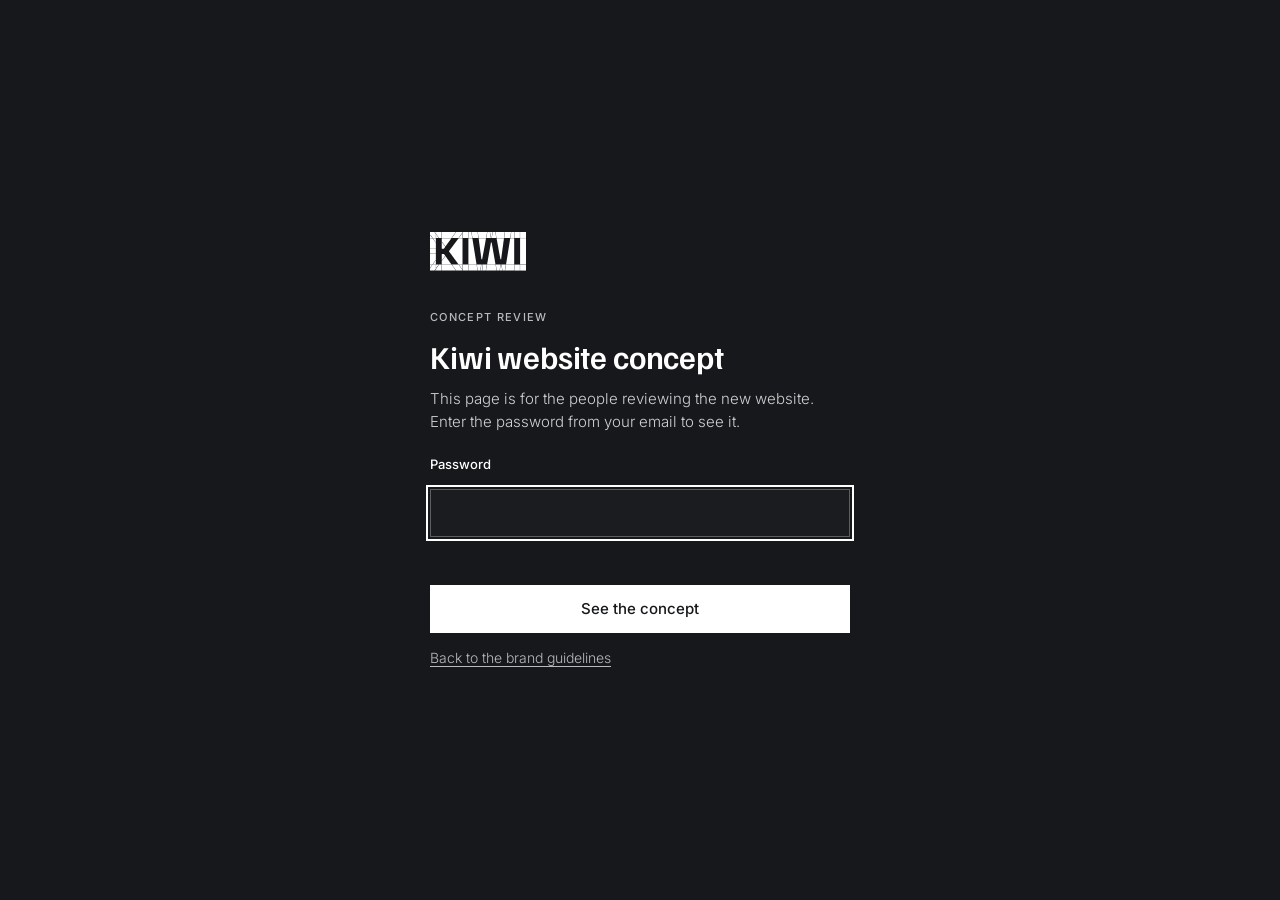
<file: concept-review.html>
<!DOCTYPE html>
<html lang="en-GB" class="cr-locked">
<head>
<meta charset="utf-8">
<meta name="viewport" content="width=device-width, initial-scale=1, viewport-fit=cover">
<meta name="robots" content="noindex, nofollow">
<title>Kiwi concept review</title>
<link rel="icon" href="assets/favicon/favicon.svg" type="image/svg+xml">
<link rel="icon" href="assets/favicon/favicon-32.png" sizes="32x32" type="image/png">
<link rel="preload" href="assets/fonts/inter-latin.woff2" as="font" type="font/woff2" crossorigin>
<link rel="preload" href="assets/fonts/familjen-grotesk-latin.woff2" as="font" type="font/woff2" crossorigin>
<!-- Concept review tab from the Salo brand guidelines template. Turn it on and off with tools/concept-review.py.
     Comments, section ticks and sign-offs go to the Salo concept review sheet in the Olas Shared Drive (concept-review/SETUP.md). -->
<script>
/* Review settings. tools/concept-review.py writes these; edit by hand between rounds if you prefer */
const CONFIG = {
  project: 'kiwi',
  endpoint: "https://script.google.com/macros/s/AKfycbyQE2AEQXjVG5DpgpDvBNrQMK73MhHSGI4XfNUmZ1wugOp2eezKPhjz9mPIJ_r8olU_tQ/exec",
  key: "copper-orchard-granite-ferry-408",
  pass: "cdd4a09e",
  round: 1,
  replyBy: "2026-11-06",
  closed: false,
  changes: [],
  signers: ["Richard Levett", "Lee Coley"]
};
/* Password screen: a light gate so people who land on the guidelines don't see the concept by accident. Not encryption */
/* Forms run from the button and the Enter key as well as submit, so they work in sandboxed previews that block form submission */
const crForm=(f,fn)=>{const go=e=>{if(e)e.preventDefault();fn()};f.addEventListener('submit',go);
  f.addEventListener('click',e=>{const b=e.target.closest('button[type="submit"]');if(b&&f.contains(b))go(e)});
  f.addEventListener('keydown',e=>{if(e.key==='Enter'&&e.target.matches('input:not([type="checkbox"]):not([type="radio"])'))go(e)})};
const crHash=s=>{let h=0x811c9dc5;for(const c of new TextEncoder().encode(s)){h^=c;h=Math.imul(h,0x01000193)>>>0}return h.toString(16).padStart(8,'0')};
(()=>{let ok=false;try{ok=!CONFIG.pass||localStorage.getItem(CONFIG.project+'-cr')==='1'}catch(_){}
  document.documentElement.classList.replace('cr-locked',ok?'cr-open':'cr-locked')})();
</script>
<!-- Every concept page and its sections, written by the website repo's tools/concept.py. Without it the review covers the page in the frame only -->
<script src="concept/manifest.js"></script>
<style>
/*@tokens start*/
:root{
  --n-0:#FFFFFF; --n-25:#FAFAFA; --n-50:#F3F3F4; --n-100:#E8E8E8; --n-200:#D0D1D1; --n-300:#B9BABB;
  --n-400:#A2A3A4; --n-450:#8A8C8D; --n-500:#737476; --n-600:#5C5D5F; --n-700:#454649; --n-750:#3A3C3F;
  --n-800:#2D2F32; --n-850:#2A2C2F; --n-900:#1A1C1F; --n-950:#16181B; --n-990:#0F1012;
  --n-950-rgb:22 24 27;
  --bad:#E5322D; --bad-bg:#FCEBEA; --bad-ink:#8E1E1A;
  --acc:#1FC9A0; --acc-ink:#1B846C; --acc-ink3:#1DA787;
  --radius:0px;
  --display:'Familjen Grotesk', Arial, Helvetica, sans-serif;
  --body:'Inter', Arial, Helvetica, sans-serif;
  --icons:'Material Symbols Sharp';
}
@font-face{font-family:'Familjen Grotesk';font-style:normal;font-weight:400 700;font-display:swap;src:url(assets/fonts/familjen-grotesk-latin.woff2) format('woff2')}
@font-face{font-family:'Inter';font-style:normal;font-weight:300 600;font-display:swap;src:url(assets/fonts/inter-latin.woff2) format('woff2')}
@font-face{font-family:'Material Symbols Sharp';font-style:normal;font-weight:300;font-display:block;src:url(assets/fonts/material-symbols-sharp-kiwi.woff2) format('woff2')}
/*@tokens end*/

/* Accent options. --acc fills, --acc-ink is 4.5:1 on white, --acc-ink3 is 3:1 on white. Text on the accent is always --n-950. */
/*@accents start*/
:root[data-accent="cyan"]{--acc:#1FC9A0;--acc-ink:#1B846C;--acc-ink3:#1DA787}
:root[data-accent="yellow"]{--acc:#FFDD00;--acc-ink:#877500;--acc-ink3:#AA9300}
:root[data-accent="steel"]{--acc:#5AA9FF;--acc-ink:#4479B4;--acc-ink3:#5298E4}
:root[data-accent="crimson"]{--acc:#ED3E33;--acc-ink:#DF342A;--acc-ink3:#ED3E33}
:root[data-accent="tangerine"]{--acc:#FF6A2C;--acc-ink:#C25528;--acc-ink3:#F6672B}
:root[data-accent="violet"]{--acc:#9B61FF;--acc-ink:#8C57E6;--acc-ink3:#9B61FF}
/*@accents end*/

:root{
  --bg:var(--n-0); --surface:var(--n-50); --surface-2:var(--n-100); --ink:var(--n-950); --ink-2:var(--n-700);
  --muted:var(--n-600); --rule:var(--n-100); --line:var(--n-200);
  --salo:#6405FF; --salo-ink:#6405FF;   /* Salo Purple (brand/visual/tokens.md): the review tool's own accent. 6.98:1 with white */
  --gutter:max(16px, 3.5vw); --ease:cubic-bezier(.2,.7,.2,1);
  --nav-h:60px; --bar-h:56px; --panel-w:380px;
}
*{box-sizing:border-box}
html,body{height:100%}
body{margin:0;background:var(--surface);color:var(--ink);font-family:var(--body);font-weight:300;font-size:15px;line-height:1.5;-webkit-font-smoothing:antialiased}
h1,h2,h3{font-family:var(--display);font-weight:600;margin:0;letter-spacing:-.005em;text-wrap:balance}
p{margin:0}
a{color:inherit;text-underline-offset:3px}
button,input,textarea{font:inherit;color:inherit}
:focus-visible{outline:2px solid var(--ink);outline-offset:2px}
[hidden]{display:none!important}
.sr{position:absolute;width:1px;height:1px;overflow:hidden;clip:rect(0 0 0 0);clip-path:inset(50%);white-space:nowrap}
.wrap{max-width:1240px;margin:0 auto;padding-inline:var(--gutter)}
.eyebrow{font-size:11px;font-weight:500;letter-spacing:.12em;text-transform:uppercase;color:var(--muted)}
/* Top navigation: sticky on desktop; on mobile a burger menu that hides on scroll down and returns on scroll up */
.topnav{position:sticky;top:0;z-index:55;background:var(--n-950);color:var(--n-0);padding-top:env(safe-area-inset-top,0px);transition:transform .3s var(--ease)}
.topnav .wrap{display:flex;align-items:stretch;height:var(--nav-h)}
.topnav .tn-logo{display:flex;align-items:center;flex:none}
.topnav .tn-logo img{display:block;width:80px;height:auto}
.pnav{display:flex;margin-left:auto}
.pnav a{display:flex;align-items:center;justify-content:center;padding:0 32px;border-left:1px solid var(--n-750);color:var(--n-0);text-decoration:none;font-family:var(--display);font-weight:600;font-size:17px;line-height:1;white-space:nowrap;transition:background-color .2s,color .2s}
.pnav a:last-child{border-right:1px solid var(--n-750)}
.pnav a:hover{background:var(--n-850)}
.pnav a[aria-current="page"]{background:var(--n-0);color:var(--n-950);border-color:var(--n-0)}
.pnav a:focus-visible,.tn-burger:focus-visible{outline:2px solid var(--n-0);outline-offset:-4px}
.pnav a[aria-current="page"]:focus-visible{outline-color:var(--n-950)}
.tn-burger{display:none}
@media (max-width:900px){
  :root{--nav-h:56px}
  .topnav .tn-logo img{width:72px}
  .tn-burger{display:flex;align-items:center;justify-content:center;width:56px;margin-left:auto;margin-right:calc(-1 * var(--gutter));padding:0;background:none;border:0;border-left:1px solid var(--n-750);color:var(--n-0);cursor:pointer}
  .tn-burger i{position:relative;display:block;width:22px;height:2px;background:currentColor;transition:background-color .2s}
  .tn-burger i::before,.tn-burger i::after{content:"";position:absolute;left:0;width:22px;height:2px;background:currentColor;transition:transform .25s var(--ease)}
  .tn-burger i::before{transform:translateY(-7px)}.tn-burger i::after{transform:translateY(7px)}
  .topnav.open .tn-burger i{background:transparent}
  .topnav.open .tn-burger i::before{transform:rotate(45deg)}.topnav.open .tn-burger i::after{transform:rotate(-45deg)}
  .pnav{display:none;position:absolute;left:0;right:0;top:100%;flex-direction:column;margin:0;background:var(--n-950);border-top:1px solid var(--n-750);box-shadow:0 16px 32px rgb(var(--n-950-rgb) / .25)}
  .topnav.open .pnav{display:flex}
  .pnav a{justify-content:flex-start;height:60px;padding:0 var(--gutter);border-left:0;border-right:0;border-bottom:1px solid var(--n-750);font-size:20px}
  .pnav a:last-child{border-right:0}
  .pnav a[aria-current="page"]{border-bottom-color:var(--n-0)}
  .topnav.tn-hide{transform:translateY(-100%)}
}
@media (prefers-reduced-motion:reduce){.topnav,.tn-burger i::before,.tn-burger i::after{transition:none}}

/* Password screen */
.gate{position:fixed;inset:0;z-index:100;display:grid;place-items:center;padding:24px;background:var(--n-950);color:var(--n-0)}
.cr-open .gate{display:none}
.cr-locked .app{display:none}
.gate form{width:min(420px,100%);display:grid;gap:14px}
.gate img{width:96px;height:auto;margin-bottom:24px}
.gate .eyebrow{color:var(--n-300)}
.gate h1{font-size:32px;line-height:1.1}
.gate p{color:var(--n-200)}
.gate label{font-size:13px;font-weight:500;margin-top:8px}
.gate input{height:48px;padding:0 14px;border:1px solid var(--n-600);background:var(--n-900);color:var(--n-0);border-radius:var(--radius)}
.gate input:focus-visible{outline:2px solid var(--n-0);outline-offset:2px}
.gate .err{min-height:20px;font-size:14px;color:var(--n-0)}
.gate .err:not(:empty)::before{content:"";display:inline-block;width:8px;height:8px;margin-right:8px;background:var(--bad)}
.gate button{height:48px;border:0;background:var(--n-0);color:var(--n-950);font-weight:500;cursor:pointer;border-radius:var(--radius)}
.gate button:hover{background:var(--n-100)}
.gate a{font-size:14px;color:var(--n-300)}

/* Canvas: the concept sits on it, and our tools float above it */
.work{position:relative;height:calc(100vh - var(--nav-h));height:calc(100dvh - var(--nav-h));overflow:hidden;--gap:28px;--tb-h:56px;
  background-color:var(--n-100);background-image:radial-gradient(rgb(var(--n-950-rgb) / .16) 1px,transparent 1.5px);background-size:18px 18px}
.float{background:var(--bg);border-radius:var(--radius);box-shadow:0 0 0 1px rgb(var(--n-950-rgb) / .08),0 10px 30px rgb(var(--n-950-rgb) / .16)}
.tbar{position:absolute;z-index:30;top:16px;left:16px;right:16px;display:grid;grid-template-columns:minmax(0,1fr) auto minmax(0,1fr);align-items:center;gap:8px 16px;padding:8px 8px 8px 14px}
.tb-l{display:flex;align-items:center;gap:8px 12px;min-width:0;flex-wrap:wrap}
/* Accent dropdown */
.acc-dd{position:relative}
.acc-cur{display:flex;align-items:center;gap:10px;height:44px;padding:0 10px 0 8px;border:1px solid var(--line);background:var(--bg);color:var(--ink);cursor:pointer;border-radius:var(--radius)}
.acc-cur:hover{border-color:var(--ink)}
.acc-cur .sw{width:24px;height:24px;background:var(--c);border-radius:var(--radius);box-shadow:inset 0 0 0 1px rgb(var(--n-950-rgb) / .1)}
.acc-lbl{display:grid;text-align:left;line-height:1.15}
.acc-lbl small{font-size:10px;font-weight:500;letter-spacing:.1em;text-transform:uppercase;color:var(--muted)}
.acc-lbl b{font-size:14px;font-weight:500}
.acc-cur .chev{width:18px;height:18px;transition:transform .2s var(--ease)}
.acc-cur[aria-expanded="true"] .chev{transform:rotate(180deg)}
.acc-menu{position:absolute;top:calc(100% + 8px);left:0;z-index:40;min-width:240px;padding:6px;display:grid;gap:2px}
.acc-menu button{display:flex;align-items:center;gap:12px;width:100%;height:44px;padding:0 12px;border:0;background:none;color:var(--ink);font-size:14px;text-align:left;cursor:pointer;border-radius:var(--radius)}
.acc-menu button i{width:20px;height:20px;background:var(--c);flex:none;border-radius:var(--radius)}
.acc-menu button:hover,.acc-menu button:focus-visible{background:var(--surface)}
.acc-menu button[aria-selected="true"]{font-weight:500}
.acc-menu button[aria-selected="true"]::after{content:"";margin-left:auto;width:12px;height:7px;border-left:2px solid currentColor;border-bottom:2px solid currentColor;transform:translateY(-2px) rotate(-45deg)}
/* Desktop and mobile toggle, centred */
.seg-view{display:flex;padding:3px;gap:3px;background:var(--surface-2);border-radius:var(--radius)}
.seg-view button{display:flex;align-items:center;gap:8px;height:40px;padding:0 18px;border:0;background:none;color:var(--ink-2);font-size:14px;font-weight:500;cursor:pointer;border-radius:var(--radius)}
.seg-view button svg{width:20px;height:20px}
.seg-view button:hover{color:var(--ink);background:rgb(var(--n-950-rgb) / .05)}
.seg-view button[aria-pressed="true"]{background:var(--ink);color:var(--bg);box-shadow:0 1px 3px rgb(var(--n-950-rgb) / .25)}
.rbar-l{display:flex;align-items:center;gap:12px;flex-wrap:wrap;font-size:14px}
.chip{display:inline-flex;align-items:center;height:24px;padding:0 8px;background:var(--salo-ink);color:var(--n-0);font-size:12px;font-weight:500;letter-spacing:.06em;text-transform:uppercase;border-radius:var(--radius)}
.rbar-l .muted{color:var(--muted)}
.sep{width:1px;align-self:stretch;margin-block:4px;background:var(--rule)}
/* Several pages: the page picker and the page headings in the approval list */
.pg-pick{display:flex;align-items:center;gap:10px;height:44px;padding:0 4px 0 10px;border:1px solid var(--line);background:var(--bg);color:var(--ink);border-radius:var(--radius)}
.pg-pick[hidden]{display:none}
.pg-pick:hover{border-color:var(--ink)}
.pg-pick small{font-size:11px;letter-spacing:.06em;text-transform:uppercase;color:var(--muted)}
.pg-pick select{height:42px;border:0;background:transparent;color:inherit;font:600 14px/1 var(--body);padding:0 6px;cursor:pointer;border-radius:var(--radius)}
.pg-pick select:focus-visible{outline:2px solid var(--n-950);outline-offset:2px}
.pg-mini{display:flex;align-items:center;gap:8px;color:var(--n-600)}.pg-mini[hidden]{display:none}
.pg-mini select{height:28px;padding:0 6px;border:1px solid var(--line);background:var(--bg);color:var(--ink);font:600 13px/1 var(--body);letter-spacing:0;text-transform:none;cursor:pointer;border-radius:var(--radius)}
.pg-mini select:hover{border-color:var(--ink)}.pg-mini select:focus-visible{outline:2px solid var(--n-950);outline-offset:2px}
.work.has-pages .stage{padding-top:calc(16px + var(--tb-h) + var(--gap) + 26px)}
@media (min-width:901px){.pg-pick{display:none!important}}
.slist li.pg-h{display:block;padding:16px 0 6px;background:none;font-size:11px;font-weight:600;letter-spacing:.08em;text-transform:uppercase;color:var(--muted)}
.slist li.pg-h:first-child{padding-top:0}
.s-hint{margin:6px 0 0;font-size:13px;line-height:1.45;color:var(--muted)}
.tool{display:flex;align-items:center;gap:8px;height:44px;padding:0 12px;border:0;background:none;color:var(--ink-2);font-size:14px;white-space:nowrap;cursor:pointer;border-radius:var(--radius)}
.tool:hover{background:var(--surface)}
.tools{display:flex;gap:8px;justify-self:end}
.tool svg{width:18px;height:18px;flex:none}
.tool.main{background:var(--n-950);color:var(--n-0);font-weight:500}
.tool.main:hover{background:var(--n-800)}
.tool.main[aria-pressed="true"]{background:var(--n-0);color:var(--n-950);box-shadow:inset 0 0 0 2px var(--n-950)}
.tool.fs{background:var(--n-0);color:var(--n-950);font-weight:500;padding:0 16px;box-shadow:inset 0 0 0 2px var(--n-950)}
.tool.fs:hover{background:var(--n-100)}
.tool.rv{box-shadow:inset 0 0 0 1px var(--line)}
/* Archived sections: hidden in the concept and left out of approval until shown */
.tool.arch{box-shadow:inset 0 0 0 1px var(--line)}
.tool.arch[aria-pressed="true"]{background:var(--salo);color:var(--n-0);box-shadow:none}
.tool.arch[hidden]{display:none}
.tool.rv[aria-expanded="true"]{background:var(--surface);color:var(--ink);box-shadow:inset 0 0 0 1px var(--ink)}
.tool .n{min-width:20px;height:20px;padding:0 6px;display:inline-grid;place-items:center;background:var(--surface-2);color:var(--ink);font-size:12px;border-radius:10px}
.tool:disabled{opacity:.45;cursor:not-allowed}

.stage{position:absolute;inset:0;display:flex;justify-content:center;padding:calc(16px + var(--tb-h) + var(--gap)) var(--gap) var(--gap);transition:padding .3s var(--ease)}
.work.with-panel .stage{padding-right:calc(var(--panel-w) + 32px + var(--gap) - 12px)}
.frame{position:relative;width:100%;height:100%;background:var(--n-0);box-shadow:0 0 0 1px rgb(var(--n-950-rgb) / .14),0 24px 64px rgb(var(--n-950-rgb) / .2);transition:width .3s var(--ease)}
.frame.mobile{width:390px;max-width:100%}
.frame iframe{display:block;width:100%;height:100%;border:0;background:var(--n-0)}
.frame-label{position:absolute;left:0;bottom:100%;margin-bottom:6px;font-size:11px;font-weight:500;letter-spacing:.12em;text-transform:uppercase;color:var(--n-600);white-space:nowrap}
.hint{position:absolute;z-index:25;left:50%;bottom:28px;transform:translateX(-50%);padding:10px 14px;background:var(--n-950);color:var(--n-0);font-size:13px;border-radius:var(--radius);box-shadow:0 8px 24px rgb(var(--n-950-rgb) / .25);pointer-events:none}
.panel{position:absolute;z-index:20;top:calc(16px + var(--tb-h) + 12px);right:16px;bottom:16px;width:var(--panel-w);display:flex;flex-direction:column;min-height:0;overflow:hidden}
.panel:not(.open){display:none}

/* Full screen: only the concept, with one clear way back */
.fs-exit{display:none;position:fixed;z-index:95;right:20px;bottom:20px;align-items:center;gap:10px;height:48px;padding:0 18px;border:0;background:var(--n-950);color:var(--n-0);font-size:15px;font-weight:500;cursor:pointer;border-radius:var(--radius);box-shadow:0 0 0 2px var(--n-0),0 10px 30px rgb(var(--n-950-rgb) / .35)}
.fs-exit svg{width:20px;height:20px}
.fs-exit:hover{background:var(--n-800)}
.fs-exit:focus-visible{outline:2px solid var(--n-0);outline-offset:3px}
html.cr-full .topnav,html.cr-full .tbar,html.cr-full .panel,html.cr-full .frame-label,html.cr-full .hint{display:none!important}
html.cr-full .work{position:fixed;inset:0;z-index:90;height:100%}
html.cr-full .stage,html.cr-full .work.with-panel .stage{padding:0}
html.cr-full .frame{box-shadow:none}
html.cr-full .frame.mobile{margin-block:24px;height:calc(100% - 48px);box-shadow:0 0 0 1px rgb(var(--n-950-rgb) / .14),0 24px 64px rgb(var(--n-950-rgb) / .2)}
html.cr-full .fs-exit{display:flex}

.tabs{display:flex;flex:none;border-bottom:1px solid var(--rule)}
.tabs button{flex:1;height:48px;border:0;background:none;font-size:14px;color:var(--ink-2);cursor:pointer;box-shadow:inset 0 -2px 0 transparent}
.tabs button[aria-selected="true"]{color:var(--ink);font-weight:500;box-shadow:inset 0 -2px 0 var(--salo)}
.tabs button:hover{background:var(--surface)}
.pane{flex:1;min-height:0;overflow-y:auto;overflow-x:hidden;padding:20px;display:grid;grid-template-columns:minmax(0,1fr);align-content:start;gap:16px}
.pane>*{min-width:0}
.pane[hidden]{display:none}
.sync{padding:10px 20px;border-top:1px solid var(--rule);font-size:12px;color:var(--muted)}
.sync.warn{color:var(--ink)}
.sync.warn::before{content:"";display:inline-block;width:8px;height:8px;margin-right:8px;background:var(--bad)}
.closed{padding:12px 14px;background:var(--surface);font-size:14px;border-left:3px solid var(--n-950)}
.empty{color:var(--muted);font-size:14px}

/* Forms */
.field{display:grid;gap:6px}
.field label,.field legend{font-size:13px;font-weight:500}
.field input,.field textarea{width:100%;padding:10px 12px;border:1px solid var(--line);background:var(--bg);border-radius:var(--radius)}
.field textarea{min-height:96px;resize:vertical}
.field input:focus-visible,.field textarea:focus-visible{outline:2px solid var(--ink);outline-offset:0;border-color:var(--ink)}
fieldset{border:0;margin:0;padding:0}
.acc-pick{display:grid;gap:6px}
.acc-pick label{display:flex;align-items:center;gap:10px;font-size:14px;font-weight:400;cursor:pointer}
.acc-pick i{width:16px;height:16px;background:var(--c)}
.acc-pick input{width:16px;height:16px;margin:0;padding:0;accent-color:var(--n-950)}
.check{display:flex;gap:10px;align-items:flex-start;font-size:14px}
.check input{margin-top:3px;width:16px;height:16px;accent-color:var(--n-950)}
.btns{display:flex;gap:8px;flex-wrap:wrap}
.b{height:40px;padding:0 16px;border:1px solid var(--ink);background:none;cursor:pointer;font-size:14px;border-radius:var(--radius)}
.b.fill{background:var(--ink);color:var(--bg)}
.b:hover{background:var(--surface)}.b.fill:hover{background:var(--n-800)}
.b:disabled{opacity:.45;cursor:not-allowed}
.composer{padding:16px;background:var(--surface);display:grid;gap:12px;border-radius:var(--radius)}
.composer h3{font-size:16px}
.linkb{border:0;background:none;padding:0;font-size:inherit;color:inherit;text-decoration:underline;text-underline-offset:3px;cursor:pointer}

/* Comments */
.filter{display:flex;gap:2px}
.filter button{height:32px;padding:0 10px;border:0;background:none;font-size:13px;color:var(--ink-2);cursor:pointer;border-radius:var(--radius)}
.filter button[aria-pressed="true"]{background:var(--surface);color:var(--ink);box-shadow:inset 0 -2px 0 var(--salo)}
.clist{display:grid;gap:10px;margin:0;padding:0;list-style:none}
.c{position:relative;padding:14px 14px 10px;background:var(--bg);border:1px solid var(--rule);display:grid;gap:8px;min-width:0;cursor:pointer;border-radius:var(--radius);transition:border-color .15s,box-shadow .15s}
.c:hover{border-color:var(--line)}
.c.on{border-color:var(--ink);box-shadow:0 0 0 1px var(--ink)}
.c.done{background:var(--surface)}
.c.done .c-text,.c.done .reps{opacity:.6}
.c-top{display:flex;align-items:center;gap:10px;font-size:13px;min-width:0}
.c-who{display:grid;line-height:1.25;min-width:0}
.c-who b{font-weight:500;font-size:14px;overflow:hidden;text-overflow:ellipsis;white-space:nowrap}
.c-who .t{color:var(--muted);font-size:12px}
.av{flex:none;width:28px;height:28px;display:grid;place-items:center;background:var(--n-800);color:var(--n-0);font-size:11px;font-weight:600;letter-spacing:.02em;border-radius:50%}
.av.me{background:var(--n-0);color:var(--n-950);box-shadow:inset 0 0 0 1.5px var(--n-950)}
.av.sm{width:22px;height:22px;font-size:10px}
.num{flex:none;margin-left:auto;min-width:24px;height:24px;padding:0 6px;display:grid;place-items:center;background:var(--n-950);color:var(--n-0);font-size:12px;font-weight:600;border-radius:12px 12px 12px 2px}
.c.done .num{background:var(--n-400)}
.c-meta{font-size:12px;color:var(--muted)}
.c-text{white-space:pre-wrap;font-size:14px;overflow-wrap:anywhere}
.reps{display:grid;gap:10px;margin:2px 0 0;padding:10px 0 0;list-style:none;border-top:1px solid var(--rule)}
.reps li{display:grid;grid-template-columns:22px minmax(0,1fr);gap:4px 10px;font-size:14px}
.reps .rh{display:flex;gap:8px;align-items:baseline;font-size:13px}
.reps .rh b{font-weight:500}
.reps p{grid-column:2;white-space:pre-wrap;overflow-wrap:anywhere}
.c-foot{display:flex;align-items:center;gap:14px;min-height:32px}
.c-foot .linkb{font-size:13px;color:var(--ink-2)}
.res{margin-left:auto;flex:none;width:32px;height:32px;display:grid;place-items:center;border:1.5px solid var(--n-500);background:var(--bg);color:var(--n-500);cursor:pointer;border-radius:50%;transition:background-color .15s,border-color .15s,color .15s}
.res svg{width:16px;height:16px}
.res:hover{border-color:var(--ink);color:var(--ink)}
.res[aria-pressed="true"]{background:var(--n-950);border-color:var(--n-950);color:var(--n-0)}
.reply{display:grid;gap:8px;cursor:auto}
.reply textarea{min-height:64px}

/* Sections and sign-off */
.slist{display:grid;gap:2px;margin:0;padding:0;list-style:none}
.slist li{display:flex;align-items:center;gap:12px;min-width:0;padding:12px;background:var(--surface);border-radius:var(--radius)}
.slist li>div{flex:1;min-width:0}
.slist .who{font-size:12px;color:var(--muted);overflow-wrap:anywhere}
.slist .go{background:none;border:0;padding:0;font-size:14px;text-align:left;cursor:pointer;text-decoration:underline;text-underline-offset:3px}
.slist li.ok{box-shadow:inset 3px 0 0 var(--n-950)}
.tick{flex:none;margin-left:auto;display:flex;align-items:center;gap:8px;height:36px;padding:0 12px 0 8px;border:1px solid var(--line);background:var(--bg);font-size:13px;cursor:pointer;white-space:nowrap;border-radius:var(--radius)}
.tick .box{width:20px;height:20px;display:grid;place-items:center;border:1.5px solid var(--n-500);background:var(--bg);border-radius:var(--radius)}
.tick .box svg{width:14px;height:14px;opacity:0}
.tick:hover{border-color:var(--ink)}
.tick[aria-pressed="true"]{border-color:var(--n-950)}
.tick[aria-pressed="true"] .box{background:var(--n-950);border-color:var(--n-950);color:var(--n-0)}
.tick[aria-pressed="true"] .box svg{opacity:1}
.prog{display:grid;gap:8px}
.prog b{font-weight:500;font-size:14px}
.bar{height:6px;background:var(--surface-2);border-radius:3px;overflow:hidden}
.bar i{display:block;height:100%;width:0;background:var(--salo);transition:width .3s var(--ease)}
.sign{display:grid;gap:12px;margin-top:8px;padding-top:20px;border-top:1px solid var(--line)}
.lock{display:flex;gap:10px;align-items:flex-start;padding:12px 14px;background:var(--surface);font-size:14px;border-left:3px solid var(--n-400)}
.lock.ready{border-left-color:var(--salo)}
.s-fs{display:grid;gap:12px;border:0;margin:0;padding:0;min-width:0}
.s-fs:disabled{opacity:.45}
.s-fs:disabled *{cursor:not-allowed}
.who-f{display:grid;gap:8px;padding:14px;background:var(--surface);border-radius:var(--radius)}
.who-f .row{display:flex;flex-wrap:wrap;gap:8px}
.who-f input{flex:1 1 150px;min-width:0;padding:10px 12px;border:1px solid var(--line);background:var(--bg);border-radius:var(--radius)}
.changes{margin:0;padding-left:18px;font-size:14px;display:grid;gap:4px}
.approvals{margin:0;padding:0;list-style:none;display:grid;gap:8px}
.approvals li{padding:12px;border-left:3px solid var(--salo);background:var(--surface);font-size:14px}
.approvals small{display:block;color:var(--muted);font-size:12px}
.done-msg{padding:12px 14px;background:var(--surface);font-size:14px}

/* Edit content */
.e-now{display:grid;gap:10px;padding:14px;background:var(--surface);border-left:3px solid var(--salo);font-size:14px;border-radius:var(--radius)}
.e-now b{font-weight:500}
.e-now .lead{display:flex;gap:12px;align-items:flex-start}
.e-now .dot{flex:none;width:26px;height:18px;margin-top:2px;border:2px dashed var(--n-950);animation:e-pulse 1.6s ease-in-out infinite}
.e-now.on .dot{border-style:solid;animation:none}
@keyframes e-pulse{50%{border-color:var(--n-300)}}
.keys{font-size:13px;color:var(--ink-2)}
.e-img{display:grid;gap:12px;padding:16px;background:var(--surface);border-radius:var(--radius)}
.e-img h3{font-size:16px}
.drop{display:grid;justify-items:center;gap:4px;padding:22px 16px;border:1.5px dashed var(--n-400);background:var(--bg);text-align:center;font-size:14px;font-weight:500;cursor:pointer;border-radius:var(--radius)}
.drop small{color:var(--muted);font-size:12px;font-weight:400}
.drop:hover,.drop.over{border-color:var(--ink)}
.drop:focus-within{outline:2px solid var(--ink);outline-offset:2px}
.drop.slim{padding:10px 16px;font-weight:400}
.crop-w{display:grid;justify-items:center}
.crop{position:relative;overflow:hidden;background:var(--surface-2);cursor:grab;touch-action:none;user-select:none;-webkit-user-select:none;box-shadow:0 0 0 1px var(--line)}
.crop.drag{cursor:grabbing}
.crop img{position:absolute;left:0;top:0;max-width:none;pointer-events:none;-webkit-user-drag:none}
.crop::after{content:"";position:absolute;inset:0;pointer-events:none;background:linear-gradient(90deg,transparent calc(33.33% - .5px),rgb(255 255 255 / .5) 0 calc(33.33% + .5px),transparent 0 calc(66.66% - .5px),rgb(255 255 255 / .5) 0 calc(66.66% + .5px),transparent 0),linear-gradient(transparent calc(33.33% - .5px),rgb(255 255 255 / .5) 0 calc(33.33% + .5px),transparent 0 calc(66.66% - .5px),rgb(255 255 255 / .5) 0 calc(66.66% + .5px),transparent 0);box-shadow:inset 0 0 0 2px var(--n-950)}
.crop:focus-visible{outline:2px solid var(--ink);outline-offset:3px}
.zoom{display:flex;align-items:center;gap:10px;font-size:13px}
.zoom input{flex:1;min-width:0;accent-color:var(--n-950)}
.e-img .err{font-size:14px}
.e-img .err:not(:empty)::before{content:"";display:inline-block;width:8px;height:8px;margin-right:8px;background:var(--bad)}
.elist{display:grid;gap:8px;margin:0;padding:0;list-style:none}
.elist li{display:grid;grid-template-columns:minmax(0,1fr) auto;align-items:start;gap:6px 12px;padding:12px;background:var(--bg);border:1px solid var(--rule);border-radius:var(--radius)}
.elist li.on{border-color:var(--ink)}
.elist .who{font-size:12px;color:var(--muted)}
.elist b{font-weight:500;font-size:14px}
.elist .diff{grid-column:1/-1;font-size:13px;color:var(--ink-2);overflow-wrap:anywhere}
.elist .diff s{color:var(--muted)}
.elist .tone{grid-column:1/-1;display:flex;align-items:center;gap:8px;font-size:12px;color:var(--ink-2)}
.elist .tone b{font-size:12px;font-weight:600;color:var(--salo-ink)}
.elist .th{width:64px;height:48px;object-fit:cover;background:var(--surface-2)}
.e-acts{grid-column:1/-1;display:flex;gap:16px;font-size:13px}
.e-note{font-size:12px;color:var(--muted)}

@media (max-width:1320px){.rbar-l .muted{display:none}}
@media (max-width:1080px){.tool .lbl-l,.seg-view button span{display:none}.seg-view button{padding:0 14px}}
@media (max-width:900px){
  :root{--nav-h:56px}
  .work{--gap:12px}
  .tbar{top:8px;left:8px;right:8px;padding:6px;gap:6px}
  .tbar{display:flex;flex-wrap:wrap}
  .tb-l{flex:1 1 auto}
  .rbar-l .muted,.seg-view,.sep,.frame-label,.acc-lbl small{display:none}
  .tools{margin-left:auto}
  .acc-cur{height:40px}
  .tools{gap:6px}
  .tool{padding:0 10px}
  .tool .lbl-l{display:none}
  .stage{padding:calc(8px + var(--tb-h) + 10px) 10px 10px}
  .work.with-panel .stage{padding-right:10px}
  .work.has-pages .stage{padding-top:calc(8px + var(--tb-h) + 10px)}
  .frame.mobile{width:100%}
  .panel{top:auto;left:8px;right:8px;bottom:8px;width:auto;height:min(70dvh,620px)}
  .panel.editing{height:min(46dvh,440px)}
  .work.editing .stage{padding-bottom:calc(min(46dvh,440px) + 16px)}
  .panel.editing.typing{height:auto}
  .panel.typing .pane{display:none}
  .work.editing.typing .stage{padding-bottom:110px}
  .hint{bottom:16px;width:max-content;max-width:calc(100% - 32px)}
  #hint-e{display:none}
  .fs-exit{right:12px;bottom:12px}
}
@media (prefers-reduced-motion:reduce){.frame,.panel,.stage{transition:none}}
</style>
</head>
<body>
<div class="gate" id="gate">
  <form id="gate-form" novalidate>
    <img src="assets/logo/kiwi-primary-white.svg" alt="Kiwi" width="96" height="38">
    <p class="eyebrow">Concept review</p>
    <h1>Kiwi website concept</h1>
    <p>This page is for the people reviewing the new website. Enter the password from your email to see it.</p>
    <label for="gate-pw">Password</label>
    <input id="gate-pw" type="password" autocomplete="current-password" required aria-describedby="gate-err">
    <p class="err" id="gate-err" role="alert"></p>
    <button type="submit">See the concept</button>
    <a href="index.html#brand">Back to the brand guidelines</a>
  </form>
</div>

<div class="app">
<header class="band topnav"><div class="wrap">
  <a class="lg tn-logo" href="index.html#home" aria-label="Kiwi brand guidelines cover"><img src="assets/logo/kiwi-primary-white.svg" alt="Kiwi" width="80" height="32"></a>
  <h1 class="sr">Concept review</h1>
  <button type="button" class="tn-burger" aria-expanded="false" aria-controls="pnav-cr" aria-label="Open menu"><i aria-hidden="true"></i></button>
  <nav class="pnav" id="pnav-cr" aria-label="Guidelines"><a href="index.html#brand">Brand</a><a href="index.html#templates">Templates</a><a href="reference-kit.html">Reference kit</a><a href="concept-review.html" aria-current="page" data-concept-link>Concept review</a></nav>
</div></header>

<div class="work with-panel" id="work">
<div class="tbar float" id="tbar">
  <div class="tb-l">
    <div class="rbar-l"><span class="chip">Concept</span><span id="round">Round 1</span><span class="muted" id="reply-by"></span></div>
    <span class="sep" aria-hidden="true"></span>
    <label class="pg-pick" id="pg-pick" hidden><small>Page</small><select id="pg-sel" aria-label="Page"></select></label>
    <div class="acc-dd" id="acc-dd">
      <button type="button" class="acc-cur" id="acc-cur" aria-haspopup="listbox" aria-expanded="false" aria-controls="acc-menu"><span class="sw" aria-hidden="true"></span><span class="acc-lbl"><small>Accent</small><b id="acc-name">Accent</b></span><svg class="chev" viewBox="0 0 24 24" aria-hidden="true" focusable="false"><path d="M6 9l6 6 6-6" fill="none" stroke="currentColor" stroke-width="2"/></svg></button>
      <div class="acc-menu seg-acc float" id="acc-menu" role="listbox" aria-label="Accent" hidden>
<!--@accent-buttons start-->
    <button type="button" data-a="cyan" style="--c:#1FC9A0" aria-pressed="true"><i></i><span>Graphite Cyan</span></button>
    <button type="button" data-a="yellow" style="--c:#FFDD00" aria-pressed="false"><i></i><span>Site Yellow</span></button>
    <button type="button" data-a="steel" style="--c:#5AA9FF" aria-pressed="false"><i></i><span>Steel Beacon</span></button>
    <button type="button" data-a="crimson" style="--c:#ED3E33" aria-pressed="false"><i></i><span>Crimson Forge</span></button>
    <button type="button" data-a="tangerine" style="--c:#FF6A2C" aria-pressed="false"><i></i><span>Ink &amp; Tangerine</span></button>
    <button type="button" data-a="violet" style="--c:#9B61FF" aria-pressed="false"><i></i><span>Arc Violet</span></button>
<!--@accent-buttons end-->
      </div>
    </div>
  </div>
  <div class="seg-view" role="group" aria-label="Screen size">
    <button type="button" data-v="desktop" aria-pressed="true"><svg viewBox="0 0 24 24" aria-hidden="true" focusable="false"><rect x="3" y="4" width="18" height="12" rx="1" fill="none" stroke="currentColor" stroke-width="2"/><path d="M8 20h8M12 16v4" fill="none" stroke="currentColor" stroke-width="2"/></svg><span>Desktop</span></button>
    <button type="button" data-v="mobile" aria-pressed="false"><svg viewBox="0 0 24 24" aria-hidden="true" focusable="false"><rect x="7" y="2.5" width="10" height="19" rx="2" fill="none" stroke="currentColor" stroke-width="2"/><path d="M11 18h2" fill="none" stroke="currentColor" stroke-width="2"/></svg><span>Mobile</span></button>
  </div>
  <div class="tools">
    <button type="button" class="tool arch" id="arch-btn" aria-pressed="false" hidden>Show archived sections</button>
    <button type="button" class="tool main" id="cmode" aria-pressed="false">Add a comment</button>
    <button type="button" class="tool fs" id="fs-btn" aria-label="Full screen"><svg viewBox="0 0 24 24" aria-hidden="true" focusable="false"><path d="M4 9V4h5M15 4h5v5M20 15v5h-5M9 20H4v-5" fill="none" stroke="currentColor" stroke-width="2"/></svg><span class="lbl-l">Full screen</span></button>
    <button type="button" class="tool rv" id="panel-btn" aria-expanded="true" aria-controls="panel">Review <span class="n" id="panel-n">0</span></button>
  </div>
</div>
  <main class="stage" id="stage">
    <div class="frame" id="frame"><div class="frame-label" id="frame-label"><span id="frame-name" aria-hidden="true">Website concept</span><label class="pg-mini" id="pg-mini" hidden><span>Page</span><select id="pg-sel2" aria-label="Page"></select></label></div><iframe id="concept" title="Kiwi website concept" src="concept/home.html"></iframe></div>
    <p class="hint" id="hint" hidden>Click the part of the design you want to comment on. Press Esc to stop.</p>
    <p class="hint" id="hint-e" hidden>Editing content. Click a highlighted box to change it.</p>
  </main>

  <aside class="panel float open" id="panel" aria-label="Review">
    <div class="tabs" role="tablist">
      <button type="button" role="tab" id="tab-c" aria-controls="pane-c" aria-selected="true">Comments <span class="n" id="n-open">0</span></button>
      <button type="button" role="tab" id="tab-e" aria-controls="pane-e" aria-selected="false" tabindex="-1">Edit content <span class="n" id="n-edits">0</span></button>
      <button type="button" role="tab" id="tab-s" aria-controls="pane-s" aria-selected="false" tabindex="-1">Approval <span class="n" id="n-secs">0</span></button>
    </div>

    <section class="pane" id="pane-c" role="tabpanel" aria-labelledby="tab-c">
      <p class="closed" id="closed-c" hidden>This review is closed. The design is signed off and is now being built.</p>
      <form class="composer" id="composer" hidden novalidate>
        <h3 id="composer-h">New comment</h3>
        <p class="c-meta" id="as" hidden>Commenting as <b id="as-name"></b>. <button type="button" class="linkb" id="as-change">Change name</button></p>
        <div class="field" id="name-f"><label for="c-name">Your name</label><input id="c-name" autocomplete="name" required></div>
        <div class="field" id="text-f"><label for="c-text">Comment</label><textarea id="c-text" required></textarea></div>
        <div class="btns"><button class="b fill" type="submit">Post comment</button><button class="b" type="button" id="c-cancel">Cancel</button></div>
      </form>
      <div class="filter" role="group" aria-label="Show">
        <button type="button" data-f="open" aria-pressed="true">Open</button>
        <button type="button" data-f="done" aria-pressed="false">Resolved</button>
        <button type="button" data-f="all" aria-pressed="false">All</button>
      </div>
      <ol class="clist" id="clist" aria-live="polite"></ol>
      <p class="empty" id="c-empty">No comments yet. Choose Add a comment, then click the design.</p>
    </section>

    <section class="pane" id="pane-e" role="tabpanel" aria-labelledby="tab-e" hidden>
      <p class="closed" id="closed-e" hidden>This review is closed. The edits below are kept as the record.</p>
      <form class="who-f" id="e-who" hidden novalidate>
        <label for="e-name"><b>Your name</b>, so we know who changed what</label>
        <div class="row"><input id="e-name" autocomplete="name" required><button class="b fill" type="submit">Start editing</button></div>
      </form>
      <div class="e-now" id="e-now" aria-live="polite"></div>
      <div class="e-img" id="e-img" hidden>
        <h3 id="ei-h">Replace the photo</h3>
        <label class="drop" id="ei-drop"><input type="file" class="sr" id="ei-file" accept="image/jpeg,image/png,image/webp"><span id="ei-drop-t">Choose a photo, or drop one here</span><small>JPG, PNG or WebP, up to 20 MB</small></label>
        <div class="crop-w" id="ei-crop-w" hidden><div class="crop" id="ei-crop" tabindex="0" role="img" aria-roledescription="photo position" aria-label="Photo position. Drag it, or use the arrow keys, to move the photo in the frame"><img id="ei-pic" alt=""></div></div>
        <div class="zoom" id="ei-zoom-f" hidden><label for="ei-zoom">Zoom</label><input type="range" id="ei-zoom" min="1" max="4" step="0.01" value="1"></div>
        <p class="keys" id="ei-help">The frame keeps the same size and shape as on the design. Drag the photo to move it and zoom to crop in.</p>
        <p class="err" id="ei-err" role="alert"></p>
        <div class="btns"><button class="b fill" type="button" id="ei-save" disabled>Use this photo</button><button class="b" type="button" id="ei-cancel">Cancel</button></div>
        <button type="button" class="linkb" id="ei-restore" hidden>Put the original photo back</button>
      </div>
      <label class="check"><input type="checkbox" id="e-orig"><span>Show the original content</span></label>
      <div><h3>Edits on the design</h3></div>
      <ol class="elist" id="elist"></ol>
      <p class="empty" id="e-empty">No edits yet.</p>
      <p class="e-note" id="e-note">Every edit is saved to the review sheet with who made it and when, and every photo is kept in the review's Google Drive folder.</p>
    </section>

    <section class="pane" id="pane-s" role="tabpanel" aria-labelledby="tab-s" hidden>
      <p class="closed" id="closed-a" hidden>This review is closed. The design is signed off and is now being built.</p>
      <div id="changes-box" hidden><h3>What's changed in this round</h3><ul class="changes" id="changes"></ul></div>
      <p class="empty">Approve each section as you go, then sign off at the bottom. Leave a comment on anything you'd change.</p>
      <div class="prog" id="prog"><b id="prog-t">You've approved 0 sections</b><div class="bar" aria-hidden="true"><i id="prog-bar"></i></div></div>
      <form class="who-f" id="who-f" hidden novalidate>
        <label for="t-name"><b>Your name</b>, so we know who approved each section</label>
        <div class="row"><input id="t-name" autocomplete="name" required><button class="b fill" type="submit">Save</button><button class="b" type="button" id="t-cancel">Cancel</button></div>
      </form>
      <ul class="slist" id="slist"></ul>
      <div class="sign" id="sign">
        <h3>Final sign-off</h3>
        <p class="lock" id="lock">Approve every section above to unlock sign-off.</p>
        <form id="signoff" class="composer" novalidate>
          <fieldset class="s-fs" id="s-fs" disabled>
            <div class="field" id="s-name-f"><label for="s-name">Your name</label><input id="s-name" autocomplete="name" required></div>
            <div class="field"><label for="s-role">Your role</label><input id="s-role" autocomplete="organization-title"></div>
            <fieldset class="field" id="s-acc-f"><legend>Accent</legend><div class="acc-pick" id="s-acc"></div></fieldset>
            <label class="check"><input type="checkbox" id="s-ok" required><span>I approve this website design, with the accent above, for the build.</span></label>
            <div class="field"><label for="s-sig">Type your full name to sign</label><input id="s-sig" autocomplete="off" required></div>
            <div class="field" id="s-code-f" hidden><label for="s-code">Sign-off code</label><input id="s-code" inputmode="numeric" autocomplete="one-time-code" maxlength="7"><p class="s-hint" id="s-code-h"></p></div>
            <p class="err" id="s-err" role="alert"></p>
            <div class="btns"><button class="b fill" type="submit" id="s-go">Sign off the design</button></div>
          </fieldset>
        </form>
        <p class="done-msg" id="s-done" hidden></p>
        <div><h3>Signed off</h3><ul class="approvals" id="approvals"></ul><p class="empty" id="a-empty">Nobody has signed off yet.</p></div>
      </div>
    </section>

    <p class="sync" id="sync" aria-live="polite">Loading the review</p>
  </aside>
</div>
<button type="button" class="fs-exit" id="fs-exit"><svg viewBox="0 0 24 24" aria-hidden="true" focusable="false"><path d="M9 4v5H4M20 9h-5V4M15 20v-5h5M4 15h5v5" fill="none" stroke="currentColor" stroke-width="2"/></svg>Exit full screen</button>
</div>

<script>
/* Top navigation: sticky on desktop; on mobile a burger menu that hides on scroll down and returns on scroll up */
(()=>{const navs=[...document.querySelectorAll('.topnav')];if(!navs.length)return;
const root=document.documentElement,mq=matchMedia('(max-width:900px)');let y=scrollY,tick=false;
const close=n=>{n.classList.remove('open');const b=n.querySelector('.tn-burger');if(b){b.setAttribute('aria-expanded','false');b.setAttribute('aria-label','Open menu')}};
const show=v=>{navs.forEach(n=>n.classList.toggle('tn-hide',!v));root.classList.toggle('tn-shown',v)};
const upd=()=>{tick=false;const ny=Math.max(0,scrollY);
  if(!mq.matches){navs.forEach(n=>{n.classList.remove('tn-hide');close(n)});root.classList.remove('tn-shown');y=ny;return}
  if(navs.some(n=>n.classList.contains('open'))){y=ny;return}
  if(ny<=8)show(true);else if(ny>y+6)show(false);else if(ny<y-6)show(true);y=ny};
addEventListener('scroll',()=>{if(!tick){tick=true;requestAnimationFrame(upd)}},{passive:true});
mq.addEventListener('change',upd);
navs.forEach(n=>{const b=n.querySelector('.tn-burger');if(!b)return;
  b.addEventListener('click',e=>{e.stopPropagation();const o=!n.classList.contains('open');if(!o){close(n);return}
    n.classList.add('open');b.setAttribute('aria-expanded','true');b.setAttribute('aria-label','Close menu');show(true)});
  n.querySelectorAll('.pnav a').forEach(a=>a.addEventListener('click',()=>close(n)))});
document.addEventListener('click',e=>navs.forEach(n=>{if(n.classList.contains('open')&&!n.contains(e.target))close(n)}));
document.addEventListener('keydown',e=>{if(e.key==='Escape')navs.forEach(n=>{if(n.classList.contains('open')){close(n);n.querySelector('.tn-burger').focus()}})});
show(true);
/* In-page links scroll directly, so they also work inside sandboxed previews */
document.addEventListener('click',e=>{if(e.defaultPrevented||e.button||e.metaKey||e.ctrlKey||e.shiftKey||e.altKey)return;
  const a=e.target.closest('a[href^="#"]');if(!a)return;const id=decodeURIComponent(a.getAttribute('href').slice(1));const el=id&&document.getElementById(id);if(!el)return;
  e.preventDefault();try{history.pushState(null,'','#'+id)}catch(_){}el.scrollIntoView({block:'start'});
  if(!el.matches('a,button,input,select,textarea,[tabindex]')){el.setAttribute('tabindex','-1');el.focus({preventScroll:true})}});
})();
</script>
<script>
/* Password screen */
(()=>{const f=document.getElementById('gate-form'),pw=document.getElementById('gate-pw'),err=document.getElementById('gate-err');
crForm(f,()=>{
  if(crHash(CONFIG.project+':'+pw.value.trim())===CONFIG.pass){try{localStorage.setItem(CONFIG.project+'-cr','1')}catch(_){}
    document.documentElement.classList.replace('cr-locked','cr-open');dispatchEvent(new Event('cr:open'))}
  else{err.textContent='That password doesn\'t match. Check the email from Salo and try again.';pw.select()}});
if(document.documentElement.classList.contains('cr-locked'))pw.focus();})();
</script>
<script>
/* Concept review: accent switcher, screen size, pinned comments, section ticks and sign-off */
(()=>{
const $=id=>document.getElementById(id),root=document.documentElement,P=CONFIG.project;
const store={get(k,d){try{const v=localStorage.getItem(P+'-'+k);return v===null?d:JSON.parse(v)}catch(_){return d}},set(k,v){try{localStorage.setItem(P+'-'+k,JSON.stringify(v))}catch(_){}}};
const uid=()=>Date.now().toString(36)+Math.random().toString(36).slice(2,8);
const when=t=>{try{return new Intl.DateTimeFormat('en-GB',{day:'numeric',month:'long',year:'numeric',hour:'2-digit',minute:'2-digit'}).format(new Date(t))}catch(_){return t}};
const whenS=t=>{try{return new Intl.DateTimeFormat('en-GB',{day:'numeric',month:'short',hour:'2-digit',minute:'2-digit'}).format(new Date(t))}catch(_){return t}};
const initials=n=>String(n||'?').trim().split(/\s+/).slice(0,2).map(w=>w[0]).join('').toUpperCase();
const day=s=>{try{return new Intl.DateTimeFormat('en-GB',{day:'numeric',month:'long',year:'numeric'}).format(new Date(s+'T12:00:00'))}catch(_){return s}};
const esc=s=>String(s==null?'':s).replace(/[&<>"']/g,c=>({'&':'&amp;','<':'&lt;','>':'&gt;','"':'&quot;',"'":'&#39;'}[c]));
const frame=$('frame'),ifr=$('concept'),panel=$('panel');
let items=[],outbox=store.get('cr-outbox',[]),closed=!!CONFIG.closed,started=false,replying=new Map(),cmode=false,draft=null,active=null,filter='open',emode=false,eSel=null,showOrig=false,eMsg='';
let me=store.get('cr-name','');$('c-name').value=me;$('s-name').value=me;$('e-name').value=me;

/* Round, reply-by date and this round's changes */
$('round').textContent='Round '+CONFIG.round;
if(CONFIG.replyBy)$('reply-by').textContent='Reply by '+day(CONFIG.replyBy);
if(CONFIG.changes&&CONFIG.changes.length){$('changes-box').hidden=false;$('changes').innerHTML=CONFIG.changes.map(c=>'<li>'+esc(c)+'</li>').join('')}

/* Accent */
const accBtns=[...document.querySelectorAll('.seg-acc [data-a]')];
const accName=id=>{const b=accBtns.find(x=>x.dataset.a===id);return b?b.textContent.trim():id==='amber'?'Forge Amber (since replaced)':id};
let acc=store.get('accent',null);if(!accBtns.some(b=>b.dataset.a===acc))acc=(accBtns.find(b=>b.getAttribute('aria-pressed')==='true')||accBtns[0]||{dataset:{}}).dataset.a;
const setAcc=id=>{if(!id)return;acc=id;post({type:'accent',id});const cb=accBtns.find(b=>b.dataset.a===id);if(cb)accCur.style.setProperty('--c',cb.style.getPropertyValue('--c'));
  accBtns.forEach(b=>{b.setAttribute('aria-pressed',b.dataset.a===id);b.setAttribute('aria-selected',b.dataset.a===id)});store.set('accent',id);$('acc-name').textContent=accName(id);
  const r=document.querySelector('#s-acc input[value="'+id+'"]');if(r&&!$('s-acc').dataset.touched)r.checked=true};
const accMenu=$('acc-menu'),accCur=$('acc-cur');
const accOpen=o=>{accMenu.hidden=!o;accCur.setAttribute('aria-expanded',o);if(o){const c=accBtns.find(b=>b.dataset.a===acc)||accBtns[0];if(c)c.focus()}};
accBtns.forEach((b,i)=>{b.setAttribute('role','option');b.tabIndex=-1;
  b.addEventListener('click',()=>{setAcc(b.dataset.a);accOpen(false);accCur.focus()});
  b.addEventListener('keydown',e=>{if(e.key==='ArrowDown'||e.key==='ArrowUp'){e.preventDefault();accBtns[(i+(e.key==='ArrowDown'?1:accBtns.length-1))%accBtns.length].focus()}
    else if(e.key==='Escape'){accOpen(false);accCur.focus()}else if(e.key==='Tab')accOpen(false)})});
accCur.addEventListener('click',()=>accOpen(accMenu.hidden));
accCur.addEventListener('keydown',e=>{if(e.key==='ArrowDown'){e.preventDefault();accOpen(true)}});
document.addEventListener('click',e=>{if(!accMenu.hidden&&!$('acc-dd').contains(e.target))accOpen(false)});
if(accBtns.length<2){$('acc-dd').hidden=true;document.querySelector('.tb-l .sep').hidden=true}
$('s-acc').innerHTML=accBtns.map(b=>'<label><input type="radio" name="s-acc" value="'+b.dataset.a+'"><i style="--c:'+b.style.getPropertyValue('--c')+'"></i>'+esc(b.textContent.trim())+'</label>').join('');
$('s-acc').addEventListener('change',()=>{$('s-acc').dataset.touched='1'});
if(accBtns.length<2)$('s-acc-f').hidden=true;

/* Screen size */
const viewBtns=[...document.querySelectorAll('.seg-view [data-v]')];
let view='desktop';
const setView=v=>{view=v;frame.classList.toggle('mobile',v==='mobile');viewBtns.forEach(b=>b.setAttribute('aria-pressed',b.dataset.v===v))};
viewBtns.forEach(b=>b.addEventListener('click',()=>setView(b.dataset.v)));
const curView=()=>matchMedia('(max-width:900px)').matches?'mobile':view;

/* Panel tabs, and the bottom sheet on phones */
const tabs=[...document.querySelectorAll('[role="tab"]')];
const showTab=id=>{tabs.forEach(t=>{const on=t.id===id;t.setAttribute('aria-selected',on);t.tabIndex=on?0:-1;$(t.getAttribute('aria-controls')).hidden=!on});syncEdit()};
tabs.forEach((t,i)=>{t.addEventListener('click',()=>showTab(t.id));t.addEventListener('keydown',e=>{if(e.key!=='ArrowRight'&&e.key!=='ArrowLeft')return;
  const n=tabs[(i+(e.key==='ArrowRight'?1:tabs.length-1))%tabs.length];showTab(n.id);n.focus()})});
const work=$('work'),small=matchMedia('(max-width:900px)');
const sheet=o=>{panel.classList.toggle('open',o);work.classList.toggle('with-panel',o&&!small.matches);$('panel-btn').setAttribute('aria-expanded',o);syncEdit()};
sheet(!small.matches);small.addEventListener('change',()=>sheet(!small.matches));
new ResizeObserver(()=>work.style.setProperty('--tb-h',$('tbar').offsetHeight+'px')).observe($('tbar'));
/* Full screen: the concept only. Uses the browser's full screen where it's allowed */
const isFull=()=>root.classList.contains('cr-full');
function setFull(on){if(on===isFull())return;root.classList.toggle('cr-full',on);
  try{if(on&&document.fullscreenEnabled&&!document.fullscreenElement&&document.documentElement.requestFullscreen)document.documentElement.requestFullscreen().catch(()=>{});
    if(!on&&document.fullscreenElement)document.exitFullscreen().catch(()=>{})}catch(_){}
  if(on){setMode(false);$('fs-exit').focus()}else $('fs-btn').focus();syncEdit()}
$('fs-btn').addEventListener('click',()=>setFull(true));$('fs-exit').addEventListener('click',()=>setFull(false));
document.addEventListener('fullscreenchange',()=>{if(!document.fullscreenElement&&isFull())setFull(false)});
$('panel-btn').addEventListener('click',()=>sheet(!panel.classList.contains('open')));

/* Data: the review sheet in the Olas Shared Drive, or this browser only if no endpoint is set */
const local=!CONFIG.endpoint;let localLoaded=false;
const syncMsg=(t,warn)=>{$('sync').textContent=t;$('sync').classList.toggle('warn',!!warn)};
async function load(){
  if(local){if(!localLoaded){items=store.get('cr-items',[]);localLoaded=true}syncMsg('Preview mode: comments are saved in this browser only',true);return}
  try{const r=await fetch(CONFIG.endpoint+'?'+new URLSearchParams({project:P,key:CONFIG.key}));const j=await r.json();
    if(!j.ok)throw new Error(j.error||'error');const prev=new Map(items.filter(i=>i.data).map(i=>[i.id,i.data]));
    items=j.items||[];items.forEach(i=>{if(prev.has(i.id)){i.data=prev.get(i.id);if(i.file)fileCache.set(i.file,i.data)}});if(j.status==='closed')closed=true;
    syncMsg('Saved to the review sheet. Updated '+new Intl.DateTimeFormat('en-GB',{hour:'2-digit',minute:'2-digit'}).format(new Date()))}
  catch(e){syncMsg('Can\'t reach the review sheet right now. Your comments are kept and sent when it\'s back.',true)}}
async function send(it){
  if(local){const all=store.get('cr-items',[]),c={...it};delete c.original;all.push(c);store.set('cr-items',all);return true}
  try{const r=await fetch(CONFIG.endpoint,{method:'POST',body:JSON.stringify({project:P,key:CONFIG.key,page:location.href.split('#')[0],item:it})});const j=await r.json();
    if(j.error==='closed'){closed=true;return true}return !!j.ok}catch(_){return false}}
/* Photos are too big to keep in the browser, so an unsent photo waits in this page only */
const saveOut=()=>store.set('cr-outbox',outbox.filter(i=>!i.data));
async function flush(){if(!outbox.length)return;const left=[];for(const it of outbox){if(!(await send(it)))left.push(it);else delete it.original}outbox=left;saveOut()}
async function add(it){it={id:uid(),round:CONFIG.round,ts:new Date().toISOString(),...it};items.push(it);outbox.push(it);saveOut();render();
  if(!local&&it.data)syncMsg('Sending the photo to the review');
  await flush();if(outbox.some(x=>x.id===it.id))syncMsg(it.data?'The photo hasn\'t sent yet. Keep this page open and it will send when the connection is back.':'Not sent yet. It\'s saved here and will send when the connection is back.',true);else if(!local)syncMsg('Saved to the review sheet')}
async function refresh(){await flush();await load();const ids=new Set(items.map(i=>i.id));outbox.forEach(i=>{if(!ids.has(i.id))items.push(i)});render()}
/* Never lose anything unsent: send as soon as the connection is back, and warn before leaving with items still waiting */
addEventListener('online',()=>{if(started)refresh()});
document.addEventListener('visibilitychange',()=>{if(started&&!document.hidden&&outbox.length)refresh()});
addEventListener('beforeunload',e=>{if(!local&&outbox.length){e.preventDefault();e.returnValue=''}});

/* Turn the event list into comments, ticks and sign-offs */
function state(){
  const sorted=[...items].sort((a,b)=>String(a.ts).localeCompare(String(b.ts)));
  const cs=new Map(),ticks=new Map(),apps=[],cur=new Map(),hist=new Map();let n=0;
  for(const it of sorted){
    if(it.type==='comment')cs.set(it.id,{...it,n:++n,replies:[],done:false});
    else if(it.type==='reply'&&cs.has(it.parent))cs.get(it.parent).replies.push(it);
    else if((it.type==='resolve'||it.type==='reopen')&&cs.has(it.parent))cs.get(it.parent).done=it.type==='resolve';
    else if(it.type==='tick'||it.type==='untick'){const s=ticks.get(it.section)||new Map();s.set(String(it.name).toLowerCase(),{name:it.name,on:it.type==='tick'});ticks.set(it.section,s)}
    else if(it.type==='approval')apps.push(it)
    else if(it.type==='edit'||it.type==='image'){cur.set(it.target,it);hist.set(it.target,(hist.get(it.target)||0)+1)}
    else if(it.type==='revert')cur.delete(it.target)}
  return{cs:[...cs.values()],ticks,apps,ed:{cur,hist}}}

/* The concept page runs concept/review.js, which draws the pins and reports clicks. They talk by message,
   so it works on the live site and inside sandboxed previews alike */
const PAGES=Array.isArray(window.CR_PAGES)&&window.CR_PAGES.length?window.CR_PAGES:null;
const allSecs=()=>{const out=[],seen=new Set();PAGES.forEach(p=>p.sections.forEach(s=>{if(!seen.has(s.id)){seen.add(s.id);out.push({...s,page:s.shared?'':p.label})}}));
  return [...out.filter(s=>s.shared),...out.filter(s=>!s.shared)]};
let secs=PAGES?allSecs():[],curPage='home';
/* Archived sections (data-archived in the concept, archived:true in the page list): hidden until shown, and only then part of approval */
let showArch=!!store.get('arch',false);const live=()=>secs.filter(s=>!s.archived||showArch);
const archBtn=$('arch-btn');if(secs.some(s=>s.archived)){archBtn.hidden=false;archBtn.setAttribute('aria-pressed',showArch)}
archBtn.addEventListener('click',()=>{showArch=!showArch;store.set('arch',showArch);archBtn.setAttribute('aria-pressed',showArch);archBtn.textContent=showArch?'Hide archived sections':'Show archived sections';post({type:'archived',on:showArch});render()});
if(showArch)archBtn.textContent='Hide archived sections';
/* Page picker: every concept page, and the one in the frame */
const pgSel=$('pg-sel');
const pgSel2=$('pg-sel2'),pgSels=[pgSel,pgSel2];
if(PAGES&&PAGES.length>1){$('pg-pick').hidden=false;$('pg-mini').hidden=false;$('frame-name').hidden=true;$('work').classList.add('has-pages');
  const opts=PAGES.map(p=>'<option value="'+esc(p.key)+'">'+esc(p.label)+'</option>').join('');
  pgSels.forEach(sl=>{sl.innerHTML=opts;sl.addEventListener('change',()=>{const p=PAGES.find(x=>x.key===sl.value);if(p)ifr.src='concept/'+p.file})});
  const last=store.get('page','home'),lp=PAGES.find(x=>x.key===last);if(lp&&lp.key!=='home')ifr.src='concept/'+lp.file}
const post=m=>{try{ifr.contentWindow.postMessage({cr:1,...m},'*')}catch(_){}};
function pins(){const {cs}=state();
  const list=cs.filter(c=>filter==='all'||(filter==='done')===c.done).map(c=>({id:c.id,n:c.n,name:c.name,section:c.section,x:c.x,y:c.y,done:c.done,on:active===c.id}));
  if(draft)list.push({id:'draft',n:'+',section:draft.section,x:draft.x,y:draft.y,draft:true});post({type:'pins',list})}
addEventListener('message',e=>{if(e.source!==ifr.contentWindow||!e.data||!e.data.cr)return;const m=e.data;
  if(m.type==='ready'){if(!PAGES)secs=m.sections||[];if(m.page){curPage=m.page;store.set('page',m.page);pgSels.forEach(sl=>{if(sl)sl.value=m.page});$('frame-name').textContent=(m.pageLabel||'Website')+' concept'}lastEd='';post({type:'accent',id:acc});post({type:'archived',on:showArch});post({type:'mode',on:cmode});post({type:'edit-mode',on:emode});render()}
  else if(m.type==='edit-start'){eSel={kind:'text',id:m.id,label:m.label};eMsg='';eRender()}
  else if(m.type==='edit-none'){if(eSel&&eSel.kind==='text')eSel=null;if(m.empty)eMsg='Text can\'t be empty, so the box is back to how it was.';eRender()}
  else if(m.type==='edit-text'){if(eSel&&eSel.kind==='text')eSel=null;eMsg='';if(!me||closed){eRender();return}
    const t=m.tone&&typeof m.tone==='object'?m.tone:null,ch=t&&['accepted','dismissed','none'].includes(t.choice)?t.choice:'';
    add({type:'edit',target:String(m.id).slice(0,80),section:m.section,label:m.label,text:String(m.html||'').slice(0,4000),before:String(m.before||'').slice(0,4000),name:me,view:curView(),accent:acc,
      ...(ch?{typed:String(t.typed||'').slice(0,4000),suggestion:String(t.suggestion||'').slice(0,4000),score:ch==='none'?'':Math.max(0,Math.min(100,Math.round(+t.score)||0)),choice:ch}:{})})}
  else if(m.type==='tone-check')tone(m).then(j=>post({type:'tone-result',req:m.req,ok:!!(j&&j.ok),score:j&&j.score,suggestion:j&&j.suggestion,reason:j&&j.reason,message:j&&j.message}));
  else if(m.type==='tone-prefetch')tone(m);
  else if(m.type==='edit-image'){if(emode)openImg(m)}
  else if(m.type==='click'){if(!cmode)return;draft={section:m.section,label:m.label,x:m.x,y:m.y,view:curView()};setMode(false);openComposer()}
  else if(m.type==='pin')focusComment(m.id,true);
  else if(m.type==='esc'){if(eSel&&eSel.kind==='img')closeImg(true);else if(cmode)setMode(false);else if(isFull())setFull(false)}});
ifr.addEventListener('load',()=>post({type:'hello'}));post({type:'hello'});

/* Comment mode */
function setMode(on){if(closed)on=false;if(on&&!$('pane-e').hidden)showTab('tab-c');cmode=on;$('cmode').setAttribute('aria-pressed',on);$('cmode').textContent=on?'Click the design':'Add a comment';
  $('hint').hidden=!on;post({type:'mode',on});if(on&&small.matches)sheet(false)}
$('cmode').addEventListener('click',()=>setMode(!cmode));
addEventListener('keydown',e=>{if(e.key!=='Escape')return;if(eSel&&eSel.kind==='img'){closeImg(true);return}if(cmode)setMode(false);else if(isFull())setFull(false)});
function openComposer(){showTab('tab-c');sheet(true);$('composer').hidden=false;$('text-f').hidden=false;$('composer-h').textContent='New comment on '+draft.label;
  $('name-f').hidden=!!me;$('as').hidden=!me;$('as-name').textContent=me;pins();($('c-name').value?$('c-text'):$('c-name')).focus()}
function closeComposer(){draft=null;$('composer').hidden=true;$('c-text').value='';pins()}
$('c-cancel').addEventListener('click',closeComposer);
$('as-change').addEventListener('click',()=>{$('as').hidden=true;$('name-f').hidden=false;$('c-name').select()});
crForm($('composer'),()=>{const name=$('c-name').value.trim(),text=$('c-text').value.trim();
  if(!name){$('name-f').hidden=false;$('c-name').focus();return}
  if(!draft){me=name;store.set('cr-name',me);if(!$('s-name').value)$('s-name').value=me;closeComposer();render();return}if(!text){$('c-text').focus();return}
  me=name;store.set('cr-name',me);if(!$('s-name').value)$('s-name').value=me;
  const d=draft;closeComposer();add({type:'comment',section:d.section,label:d.label,x:d.x,y:d.y,view:d.view,accent:acc,name,text})});

/* Comment list */
document.querySelectorAll('.filter [data-f]').forEach(b=>b.addEventListener('click',()=>{filter=b.dataset.f;
  document.querySelectorAll('.filter [data-f]').forEach(x=>x.setAttribute('aria-pressed',x===b));render()}));
function focusComment(id,fromPin){active=id;const {cs}=state();const c=cs.find(x=>x.id===id);if(!c)return;
  if(filter!=='all'&&(filter==='done')!==c.done){filter='all';document.querySelectorAll('.filter [data-f]').forEach(x=>x.setAttribute('aria-pressed',x.dataset.f==='all'))}
  render();showTab('tab-c');if(fromPin)sheet(true);const el=document.querySelector('.c[data-id="'+id+'"]');if(el){el.scrollIntoView({block:'nearest'});if(fromPin)el.focus()}
  if(!fromPin)post({type:'scroll',section:c.section,x:c.x,y:c.y,smooth:!matchMedia('(prefers-reduced-motion: reduce)').matches})}
const label=s=>{const x=secs.find(z=>z.id===s);if(x)return x.label;const m=/^([\w-]+):page$/.exec(String(s||''));const p=m&&PAGES&&PAGES.find(z=>z.key===m[1]);return p?p.label+' · Whole page':s};
function render(){
  const fa=document.activeElement,fid=fa&&fa.id&&fa.id.startsWith('r-')?fa.id:null,sel=fid?fa.selectionStart:0;
  const {cs,ticks,apps,ed}=state();
  const open=cs.filter(c=>!c.done).length;$('n-open').textContent=open;$('panel-n').textContent=open;
  const list=cs.filter(c=>filter==='all'||(filter==='done')===c.done).reverse();
  $('c-empty').hidden=!!list.length;$('c-empty').textContent=cs.length?'Nothing here.':'No comments yet. Choose Add a comment, then click the design.';
  const CHECK='<svg viewBox="0 0 24 24" aria-hidden="true" focusable="false"><path d="M5 12.5l4.5 4.5L19 7.5" fill="none" stroke="currentColor" stroke-width="2.5"/></svg>';
  const av=(n,sm)=>'<span class="av'+(sm?' sm':'')+(me&&String(n).toLowerCase()===me.toLowerCase()?' me':'')+'" aria-hidden="true">'+esc(initials(n))+'</span>';
  $('clist').innerHTML=list.map(c=>'<li class="c'+(c.done?' done':'')+(active===c.id?' on':'')+'" data-id="'+c.id+'" tabindex="0" aria-label="Comment '+c.n+' by '+esc(c.name)+'">'+
    '<div class="c-top">'+av(c.name)+'<div class="c-who"><b>'+esc(c.name)+'</b><span class="t">'+whenS(c.ts)+'</span></div><span class="num" aria-hidden="true">'+c.n+'</span></div>'+
    '<p class="c-text">'+esc(c.text)+'</p>'+
    '<p class="c-meta">'+esc(label(c.section))+(c.view==='mobile'?' · on mobile':'')+(c.accent&&accBtns.length>1?' · '+esc(accName(c.accent)):'')+(c.round!==CONFIG.round?' · round '+esc(c.round):'')+'</p>'+
    (c.replies.length?'<ul class="reps">'+c.replies.map(r=>'<li>'+av(r.name,1)+'<div class="rh"><b>'+esc(r.name)+'</b><span class="c-meta">'+whenS(r.ts)+'</span></div><p>'+esc(r.text)+'</p></li>').join('')+'</ul>':'')+
    (replying.has(c.id)&&!closed?'<form class="reply field" data-reply="'+c.id+'" novalidate><label for="r-'+c.id+'">Reply</label><textarea id="r-'+c.id+'" required>'+esc(replying.get(c.id))+'</textarea><div class="btns"><button class="b fill" type="submit">Post reply</button><button class="b" type="button" data-act="cancel-reply">Cancel</button></div></form>':'')+
    '<div class="c-foot">'+(closed?'':'<button type="button" class="linkb" data-act="reply">Reply</button>')+
    (closed?'':'<button type="button" class="res" data-act="'+(c.done?'reopen':'resolve')+'" aria-pressed="'+c.done+'" aria-label="'+(c.done?'Reopen':'Resolve')+' comment '+c.n+'" title="'+(c.done?'Resolved. Click to reopen':'Resolve')+'">'+CHECK+'</button>')+'</div></li>').join('');
  $('clist').querySelectorAll('form[data-reply]').forEach(f=>{const id=f.dataset.reply,ta=f.querySelector('textarea');
    ta.addEventListener('input',()=>replying.set(id,ta.value));
    crForm(f,()=>{const t=ta.value.trim();if(!t){ta.focus();return}if(!me){focusName();return}replying.delete(id);add({type:'reply',parent:id,name:me,text:t})})});
  if(fid&&$(fid)){$(fid).focus();try{$(fid).setSelectionRange(sel,sel)}catch(_){}}
  slistRender(ticks);appsRender(apps);
  ['closed-c','closed-a'].forEach(id=>$(id).hidden=!closed);$('signoff').hidden=closed;$('lock').hidden=closed;$('cmode').disabled=closed;if(closed)$('composer').hidden=true;
  pins();eRender(ed);syncEdit()}
$('clist').addEventListener('click',e=>{const li=e.target.closest('.c');if(!li)return;const id=li.dataset.id;
  if(e.target.closest('form'))return;
  const b=e.target.closest('button[data-act]');
  if(!b){focusComment(id,false);return}
  const act=b.dataset.act;
  if(act==='resolve'||act==='reopen'){if(!me){focusName();return}add({type:act,parent:id,name:me})}
  else if(act==='reply'){if(!replying.has(id))replying.set(id,'');render();const ta=document.getElementById('r-'+id);if(ta)ta.focus()}
  else if(act==='cancel-reply'){replying.delete(id);render()}});
$('clist').addEventListener('keydown',e=>{const li=e.target.closest('.c');if(li&&e.target===li&&(e.key==='Enter'||e.key===' ')){e.preventDefault();focusComment(li.dataset.id,false)}});
function focusName(){showTab('tab-c');sheet(true);draft=null;$('composer').hidden=false;$('text-f').hidden=true;$('as').hidden=true;$('composer-h').textContent='Add your name first';$('name-f').hidden=false;$('c-name').focus()}

/* Sections */
const TICK='<span class="box"><svg viewBox="0 0 24 24" aria-hidden="true" focusable="false"><path d="M5 12.5l4.5 4.5L19 7.5" fill="none" stroke="currentColor" stroke-width="2.5"/></svg></span>';
let pendingTick=null,wasReady=false;
function slistRender(ticks){
  const mineN=live().filter(s=>me&&[...((ticks.get(s.id)||new Map()).values())].some(x=>x.on&&x.name.toLowerCase()===me.toLowerCase())).length;
  $('n-secs').textContent=mineN+'/'+live().length;
  $('prog-t').textContent=me?'You\'ve approved '+mineN+' of '+live().length+' sections':'0 of '+live().length+' sections approved';
  $('prog-bar').style.width=(live().length?mineN/live().length*100:0)+'%';
  const ready=!!live().length&&mineN===live().length;
  $('s-fs').disabled=!ready||closed;$('lock').classList.toggle('ready',ready);
  $('lock').textContent=ready?'Every section approved. You can sign off now.':'Approve every section above to unlock sign-off ('+mineN+' of '+live().length+' done).';
  if(ready&&!wasReady&&started)$('sign').scrollIntoView({block:'nearest',behavior:'smooth'});wasReady=ready;
  let lastPg=null;
  $('slist').innerHTML=live().map(s=>{const head=PAGES&&s.page!==lastPg?'<li class="pg-h">'+esc(s.page||'Every page')+'</li>':'';lastPg=s.page;const t=[...((ticks.get(s.id)||new Map()).values())].filter(x=>x.on);const mine=me&&t.some(x=>x.name.toLowerCase()===me.toLowerCase());
    return head+'<li'+(mine?' class="ok"':'')+'><div><button type="button" class="go" data-go="'+esc(s.id)+'">'+esc(s.page&&s.label.startsWith(s.page+' · ')?s.label.slice(s.page.length+3):s.label)+'</button><div class="who">'+(t.length?'Approved by '+t.map(x=>esc(x.name)).join(', '):'Not approved yet')+'</div></div>'+
      (closed?'':'<button type="button" class="tick" data-tick="'+esc(s.id)+'" aria-pressed="'+!!mine+'" aria-label="Approve '+esc(s.label)+'">'+TICK+(mine?'Approved':'Approve')+'</button>')+'</li>'}).join('')}
const tick=(id,on)=>add({type:on?'tick':'untick',section:id,label:label(id),name:me});
$('slist').addEventListener('click',e=>{const g=e.target.closest('[data-go]'),t=e.target.closest('[data-tick]');
  if(g)post({type:'scroll',section:g.dataset.go,smooth:true});
  if(t){const on=t.getAttribute('aria-pressed')!=='true';
    if(!me){pendingTick=t.dataset.tick;$('who-f').hidden=false;$('t-name').focus();return}
    tick(t.dataset.tick,on)}});
crForm($('who-f'),()=>{const n=$('t-name').value.trim();if(!n){$('t-name').focus();return}
  me=n;store.set('cr-name',me);$('c-name').value=me;$('e-name').value=me;if(!$('s-name').value)$('s-name').value=me;$('who-f').hidden=true;
  if(pendingTick){const id=pendingTick;pendingTick=null;tick(id,true)}else render()});
$('t-cancel').addEventListener('click',()=>{pendingTick=null;$('who-f').hidden=true;$('t-name').value=''});

/* Sign-off */
function appsRender(apps){$('a-empty').hidden=!!apps.length;
  $('approvals').innerHTML=apps.map(a=>'<li><b>'+esc(a.name)+'</b>'+(a.role?', '+esc(a.role):'')+'<small>'+when(a.ts)+(accBtns.length>1?' · Accent: '+esc(accName(a.accent)):'')+' · Round '+esc(a.round)+'</small></li>').join('')}
/* Sign-off: only the client's named signers (CONFIG.signers), proven by a 6-digit code emailed to them by the review sheet */
const SIGNERS=Array.isArray(CONFIG.signers)?CONFIG.signers.filter(Boolean):[];
const sameName=(a,b)=>{a=String(a||'').trim().toLowerCase();b=String(b||'').trim().toLowerCase();return !!a&&(a===b||a===b.split(' ')[0])};
if(SIGNERS.length){const inp=$('s-name'),sel=document.createElement('select');sel.id='s-name';sel.required=true;
  sel.innerHTML='<option value="">Choose your name</option>'+SIGNERS.map(n=>'<option>'+esc(n)+'</option>').join('');
  inp.replaceWith(sel);$('s-name-f').querySelector('label').textContent='Signing off as';
  const dl=document.createElement('datalist');dl.id='cr-signers';dl.innerHTML=SIGNERS.map(n=>'<option value="'+esc(n)+'">').join('');document.body.appendChild(dl);
  ['c-name','e-name','t-name'].forEach(id=>{const x=$(id);if(x)x.setAttribute('list','cr-signers')});
  const pick=()=>{const m=SIGNERS.find(n=>sameName(me,n));if(m)sel.value=m};pick();sel.addEventListener('focus',pick,{once:true});
  $('s-go').textContent=local?'Sign off the design':'Email me a sign-off code'}
let codeSentTo='';
async function signPost(body){try{const r=await fetch(CONFIG.endpoint,{method:'POST',body:JSON.stringify({project:P,key:CONFIG.key,page:location.href.split('#')[0],...body})});return await r.json()}catch(_){return{ok:false,error:'network'}}}
crForm($('signoff'),async()=>{const name=$('s-name').value.trim(),sig=$('s-sig').value.trim(),err=$('s-err');
  const pick=document.querySelector('#s-acc input:checked');err.textContent='';
  if(!name){err.textContent=SIGNERS.length?'Choose your name.':'Add your name.';$('s-name').focus();return}
  const {ticks}=state();if(!live().every(s=>[...((ticks.get(s.id)||new Map()).values())].some(x=>x.on&&sameName(x.name,name)))){err.textContent='Approve every section as '+name+' before signing off.';return}
  if(accBtns.length>1&&!pick){err.textContent='Choose the accent you\'re signing off.';return}
  if(!$('s-ok').checked){err.textContent='Tick the box to confirm you approve the design.';return}
  if(sig.toLowerCase()!==name.toLowerCase()){err.textContent='Type your full name exactly as above to sign.';$('s-sig').focus();return}
  const a=pick?pick.value:acc,go=$('s-go');
  const it={id:uid(),round:CONFIG.round,ts:new Date().toISOString(),type:'approval',name,role:$('s-role').value.trim(),accent:a,text:'Approved the website design'+(accBtns.length>1?' with '+accName(a):''),info:{sections:secs.map(x=>x.label),accentName:accBtns.length>1?accName(a):'',edits:state().ed.cur.size}};
  const done=()=>{me=name;store.set('cr-name',me);$('signoff').reset();$('s-code-f').hidden=true;codeSentTo='';$('s-done').hidden=false;
    $('s-done').textContent='Thanks, '+name.split(' ')[0]+'. Your sign-off is recorded and Salo has been told. The review is now closed.'};
  if(!SIGNERS.length){add(it);done();return}
  if(local){if($('s-code-f').hidden){$('s-code-f').hidden=false;$('s-code-h').textContent='Preview mode: any 6 digits work here. On the live review the code is emailed to you.';go.textContent='Sign off the design';$('s-code').focus();return}
    if(!/^\d{6}$/.test($('s-code').value.replace(/\D/g,''))){err.textContent='Enter the 6-digit code.';return}
    add(it);closed=true;done();render();return}
  if($('s-code-f').hidden||!codeSentTo){go.disabled=true;go.textContent='Sending your code';const j=await signPost({action:'code',name});go.disabled=false;
    if(!j.ok){go.textContent='Email me a sign-off code';err.textContent=j.error==='not a signer'?'Only the people named for this project can sign off. If that should include you, ask Salo.':j.message||'The code didn\'t send. Check your connection and try again.';return}
    codeSentTo=j.to;$('s-code-f').hidden=false;$('s-code-h').textContent='We\'ve emailed a 6-digit code to '+j.to+'. It works for '+(j.minutes||15)+' minutes. Not there? Check your junk folder, or press the button below with the box empty to send another.';
    go.textContent='Sign off the design';$('s-code').value='';$('s-code').focus();return}
  const codeV=$('s-code').value.replace(/\D/g,'');
  if(!codeV){codeSentTo='';$('s-code-f').hidden=true;go.textContent='Email me a sign-off code';go.click();return}
  if(codeV.length!==6){err.textContent='Enter the 6-digit code from the email.';$('s-code').focus();return}
  go.disabled=true;go.textContent='Signing off';const j=await signPost({item:{...it,code:codeV}});go.disabled=false;go.textContent='Sign off the design';
  if(j.ok){items.push(it);if(j.closed)closed=true;done();render();refresh();return}
  if(j.error==='closed'){closed=true;render();err.textContent='This review is already signed off and closed.';return}
  err.textContent=j.error==='not a signer'?'Only the people named for this project can sign off.':j.message||'The sign-off didn\'t send. Check your connection and try again.'});

/* Edit content: people try their own words and photos on the design. Every edit is an item in the review sheet,
   and photos are saved to the review's Drive folder. Editing is on only while this tab is showing, outside full screen */
const fileCache=new Map(),fileWait=new Set();let lastEd='',ei={};
const plainOf=h=>{const t=document.createElement('template');t.innerHTML=String(h||'').replace(/<br\s*\/?>/gi,' ');return t.content.textContent.replace(/\s+/g,' ').trim()};
/* AI tone check: the review sheet's script asks Claude to score the words against this brand's voice pack and suggest
   a version in the brand's voice. Results are kept per box and text, so a check started while typing is reused on Save */
const toneCache=new Map();
function tone(m){const k=[m.label,m.kind,m.text].join('\u0001');if(toneCache.has(k))return toneCache.get(k);
  const pr=(async()=>{
    if(local)return typeof window.CR_TONE_DEMO==='function'?window.CR_TONE_DEMO(m):{ok:false,message:'The tone check runs once this review is connected to the review sheet.'};
    const ctl=typeof AbortController==='function'?new AbortController():null,tm=setTimeout(()=>ctl&&ctl.abort(),15000);
    try{const r=await fetch(CONFIG.endpoint,{method:'POST',body:JSON.stringify({project:P,key:CONFIG.key,action:'tone',kind:m.kind,label:m.label,text:String(m.text||'').slice(0,800),before:String(m.before||'').slice(0,800)}),signal:ctl?ctl.signal:undefined});
      return await r.json()}catch(e){return{ok:false,message:e&&e.name==='AbortError'?'The tone check took too long.':'The tone check isn\'t available right now.'}}finally{clearTimeout(tm)}})();
  toneCache.set(k,pr);pr.then(j=>{if(!j||!j.ok)toneCache.delete(k)});if(toneCache.size>80)toneCache.delete(toneCache.keys().next().value);return pr}
function syncEdit(){if(!started)return;
  const on=!closed&&!isFull()&&panel.classList.contains('open')&&!$('pane-e').hidden&&!!me&&!showOrig;
  if(on!==emode){emode=on;if(on&&cmode)setMode(false);post({type:'edit-mode',on});if(!on){closeImg(true);eSel=null;eRender()}}
  $('hint-e').hidden=!emode||cmode;panel.classList.toggle('editing',emode);work.classList.toggle('editing',emode&&small.matches)}
function postEdits(cur){const list={};let sig=showOrig?'o':'';
  for(const [k,it] of cur){if(it.type==='edit'){list[k]={html:it.text};sig+='|'+it.id}
    else{const src=it.data||fileCache.get(it.file);if(src){list[k]={src};sig+='|'+it.id}else if(it.file)fetchFile(it.file)}}
  if(sig===lastEd)return;lastEd=sig;post({type:'edits',list,original:showOrig})}
async function fetchFile(id){if(local||fileWait.has(id))return;fileWait.add(id);
  try{const r=await fetch(CONFIG.endpoint+'?'+new URLSearchParams({project:P,key:CONFIG.key,file:id}));const j=await r.json();
    if(j.ok&&/^data:image\/(jpeg|png|webp|gif);base64,/.test(j.data||'')){fileCache.set(id,j.data);render()}}catch(_){}
  setTimeout(()=>fileWait.delete(id),60000)}
const lead=(t,sub)=>'<div class="lead"><span class="dot" aria-hidden="true"></span><p><b>'+t+'</b>'+(sub?'<br>'+sub:'')+'</p></div>';
function eRender(ed){ed=ed||state().ed;
  $('closed-e').hidden=!closed;$('e-who').hidden=!!me||closed;$('e-orig').disabled=!ed.cur.size&&!showOrig;
  let h='';
  if(closed)h='';
  else if(showOrig)h=lead('You\'re looking at the original content.','Untick Show the original content to carry on editing.');
  else if(!me)h=lead('Add your name to start editing.');
  else if(eSel&&eSel.kind==='text')h=lead('Editing '+esc(eSel.label),'Type on the design, then press Save in the box under your text.')+'<div class="btns"><button class="b" type="button" data-e="cancel">Cancel this edit</button></div>';
  else if(!(eSel&&eSel.kind==='img'))h=lead('Click a highlighted box on the design to edit it.','Words and photos with a dotted outline can be changed.')+(eMsg?'<p class="keys">'+esc(eMsg)+'</p>':'');
  const now=$('e-now');if(now.innerHTML!==h)now.innerHTML=h;now.hidden=!h;now.classList.toggle('on',!!eSel);
  const typing=!!(emode&&eSel&&eSel.kind==='text');panel.classList.toggle('typing',typing);work.classList.toggle('typing',typing&&small.matches);
  const rows=[...ed.cur.values()].sort((a,b)=>String(b.ts).localeCompare(String(a.ts)));
  $('n-edits').textContent=rows.length;$('e-empty').hidden=!!rows.length;
  $('e-note').textContent=local?'Preview mode: edits are saved in this browser only.':'Every edit is saved to the review sheet with who made it, when, and the AI tone check result. Every photo is kept in the review\'s Google Drive folder.';
  const lh=rows.map(it=>{const n=ed.hist.get(it.target)||1,src=it.type==='image'?(it.data||fileCache.get(it.file)):'';
    return '<li data-t="'+esc(it.target)+'"'+(eSel&&eSel.id===it.target?' class="on"':'')+'><div><b>'+esc(it.label||it.target)+'</b><div class="who">'+esc(it.name)+' · '+whenS(it.ts)+(n>1?' · '+n+' versions':'')+'</div></div>'+
      (it.type==='image'?(src?'<img class="th" src="'+esc(src)+'" alt="">':'<span></span>')+'<p class="diff">New photo</p>':'<span></span><p class="diff">‘'+esc(plainOf(it.text))+'’'+(it.before?'<br><s>Was ‘'+esc(it.before)+'’</s>':'')+'</p>'+
        (it.choice==='accepted'||it.choice==='dismissed'?'<p class="tone">Tone check <b>'+esc(it.score)+'/100</b> '+(it.choice==='accepted'?'AI suggestion used':'Own words kept')+'</p>':''))+
      '<div class="e-acts"><button type="button" class="linkb" data-e="show">Show on the design</button>'+(closed?'':'<button type="button" class="linkb" data-e="revert">Put the original back</button>')+'</div></li>'}).join('');
  if($('elist').dataset.h!==lh){$('elist').innerHTML=lh;$('elist').dataset.h=lh}
  $('ei-restore').hidden=!(eSel&&eSel.kind==='img'&&ed.cur.has(eSel.id));
  postEdits(ed.cur)}
const revert=t=>{if(!me){$('e-name').focus();return}const it=state().ed.cur.get(t);if(!it)return;
  add({type:'revert',target:t,section:it.section,label:it.label,name:me,before:it.type==='edit'?plainOf(it.text):'Photo',view:curView(),accent:acc})};
$('e-now').addEventListener('click',e=>{const b=e.target.closest('[data-e]');if(b)post({type:'edit-cancel'})});
$('elist').addEventListener('click',e=>{const b=e.target.closest('[data-e]'),li=e.target.closest('li[data-t]');if(!b||!li)return;
  if(b.dataset.e==='show')post({type:'scroll',target:li.dataset.t,smooth:!matchMedia('(prefers-reduced-motion: reduce)').matches});else revert(li.dataset.t)});
$('e-orig').addEventListener('change',()=>{showOrig=$('e-orig').checked;syncEdit();eRender()});
crForm($('e-who'),()=>{const n=$('e-name').value.trim();if(!n){$('e-name').focus();return}
  me=n;store.set('cr-name',me);$('c-name').value=me;if(!$('s-name').value)$('s-name').value=me;render()});

/* Photo swap: the frame keeps its size and shape; people move and zoom the photo inside it */
const crop=$('ei-crop'),pic=$('ei-pic');
function openImg(m){if(eSel&&eSel.kind==='img'&&eSel.id!==m.id)closeImg(true);if(eSel&&eSel.kind==='img')return;
  eSel={kind:'img',id:m.id,label:m.label,section:m.section,w:Math.max(1,+m.w||1),h:Math.max(1,+m.h||1)};
  $('e-img').hidden=false;$('ei-h').textContent='Replace '+m.label;eRender();
  $('e-img').scrollIntoView({block:'nearest'});$('ei-file').focus({preventScroll:true})}
function closeImg(back){if(!eSel||eSel.kind!=='img')return;const id=eSel.id;
  if(back){post({type:'image-preview',id,src:null});post({type:'deselect'})}
  eSel=null;if(ei.url)URL.revokeObjectURL(ei.url);ei={};pic.removeAttribute('src');
  $('e-img').hidden=true;$('ei-crop-w').hidden=true;$('ei-zoom-f').hidden=true;$('ei-save').disabled=true;$('ei-err').textContent='';
  $('ei-drop').classList.remove('slim');$('ei-drop-t').textContent='Choose a photo, or drop one here';$('ei-zoom').value=1;eRender()}
function useFile(f){$('ei-err').textContent='';if(!f||!eSel||eSel.kind!=='img')return;
  if(!/^image\/(jpeg|png|webp)$/.test(f.type)){$('ei-err').textContent='Choose a JPG, PNG or WebP photo.';return}
  if(f.size>20*1024*1024){$('ei-err').textContent='That photo is over 20 MB. Choose a smaller one.';return}
  const url=URL.createObjectURL(f),im=new Image();
  im.onload=()=>{if(!eSel||eSel.kind!=='img'){URL.revokeObjectURL(url);return}if(ei.url)URL.revokeObjectURL(ei.url);
    ei={file:f,url,im,iw:im.naturalWidth,ih:im.naturalHeight,z:1};pic.src=url;
    $('ei-crop-w').hidden=false;$('ei-zoom-f').hidden=false;$('ei-save').disabled=false;$('ei-zoom').value=1;
    $('ei-drop').classList.add('slim');$('ei-drop-t').textContent='Choose a different photo';layoutCrop();crop.focus({preventScroll:true})};
  im.onerror=()=>{URL.revokeObjectURL(url);$('ei-err').textContent='That photo didn\'t open. Try a JPG or PNG.'};im.src=url}
function layoutCrop(){const r=eSel.w/eSel.h,maxW=Math.max(120,$('ei-crop-w').clientWidth),maxH=Math.min(340,innerHeight*.42);
  const W=Math.round(Math.min(maxW,maxH*r)),H=Math.round(W/r);crop.style.width=W+'px';crop.style.height=H+'px';
  Object.assign(ei,{W,H,s0:Math.max(W/ei.iw,H/ei.ih)});ei.ox=(W-ei.iw*ei.s0)/2;ei.oy=(H-ei.ih*ei.s0)/2;place()}
let pvT=0;
function place(){const s=ei.s0*ei.z,dw=ei.iw*s,dh=ei.ih*s;ei.ox=Math.min(0,Math.max(ei.W-dw,ei.ox));ei.oy=Math.min(0,Math.max(ei.H-dh,ei.oy));
  pic.style.width=dw+'px';pic.style.height=dh+'px';pic.style.transform='translate('+ei.ox+'px,'+ei.oy+'px)';
  clearTimeout(pvT);pvT=setTimeout(()=>{if(ei.im&&eSel&&eSel.kind==='img')post({type:'image-preview',id:eSel.id,src:cropTo(900,.7)})},90)}
function zoomTo(z,cx,cy){if(!ei.im)return;z=Math.min(4,Math.max(1,z));cx=cx==null?ei.W/2:cx;cy=cy==null?ei.H/2:cy;
  const s=ei.s0*ei.z,ns=ei.s0*z;ei.ox=cx-(cx-ei.ox)*ns/s;ei.oy=cy-(cy-ei.oy)*ns/s;ei.z=z;$('ei-zoom').value=z;place()}
function cropTo(maxLong,q){let ow=eSel.w*2,oh=eSel.h*2;const k=Math.min(1,maxLong/Math.max(ow,oh));ow=Math.max(1,Math.round(ow*k));oh=Math.max(1,Math.round(oh*k));
  const c=document.createElement('canvas');c.width=ow;c.height=oh;const x=c.getContext('2d');x.fillStyle='#fff';x.fillRect(0,0,ow,oh);x.imageSmoothingQuality='high';
  const s=ei.s0*ei.z;x.drawImage(ei.im,-ei.ox/s,-ei.oy/s,ei.W/s,ei.H/s,0,0,ow,oh);return c.toDataURL('image/jpeg',q)}
const readFile=f=>new Promise((ok,no)=>{const r=new FileReader();r.onload=()=>ok(r.result);r.onerror=no;r.readAsDataURL(f)});
function shrink(im,max){const k=Math.min(1,max/Math.max(im.naturalWidth,im.naturalHeight)),c=document.createElement('canvas');
  c.width=Math.round(im.naturalWidth*k);c.height=Math.round(im.naturalHeight*k);const x=c.getContext('2d');x.fillStyle='#fff';x.fillRect(0,0,c.width,c.height);x.drawImage(im,0,0,c.width,c.height);return c.toDataURL('image/jpeg',.9)}
$('ei-file').addEventListener('change',()=>{const f=$('ei-file').files[0];$('ei-file').value='';useFile(f)});
const drop=$('ei-drop');
['dragenter','dragover'].forEach(t=>drop.addEventListener(t,e=>{e.preventDefault();drop.classList.add('over')}));
['dragleave','drop'].forEach(t=>drop.addEventListener(t,()=>drop.classList.remove('over')));
drop.addEventListener('drop',e=>{e.preventDefault();useFile(e.dataTransfer&&e.dataTransfer.files[0])});
crop.addEventListener('pointerdown',e=>{if(!ei.im)return;e.preventDefault();crop.setPointerCapture(e.pointerId);crop.classList.add('drag');ei.drag={x:e.clientX,y:e.clientY,ox:ei.ox,oy:ei.oy}});
crop.addEventListener('pointermove',e=>{if(!ei.drag)return;ei.ox=ei.drag.ox+e.clientX-ei.drag.x;ei.oy=ei.drag.oy+e.clientY-ei.drag.y;place()});
const endDrag=()=>{if(ei.drag){ei.drag=null;crop.classList.remove('drag')}};crop.addEventListener('pointerup',endDrag);crop.addEventListener('pointercancel',endDrag);
crop.addEventListener('wheel',e=>{if(!ei.im)return;e.preventDefault();const r=crop.getBoundingClientRect();zoomTo(ei.z*Math.exp(-e.deltaY*.0015),e.clientX-r.left,e.clientY-r.top)},{passive:false});
crop.addEventListener('keydown',e=>{if(!ei.im)return;const k={ArrowLeft:[10,0],ArrowRight:[-10,0],ArrowUp:[0,10],ArrowDown:[0,-10]}[e.key];
  if(k){e.preventDefault();ei.ox+=k[0];ei.oy+=k[1];place()}else if(e.key==='+'||e.key==='='){e.preventDefault();zoomTo(ei.z*1.1)}else if(e.key==='-'){e.preventDefault();zoomTo(ei.z/1.1)}});
$('ei-zoom').addEventListener('input',()=>zoomTo(+$('ei-zoom').value));
$('ei-cancel').addEventListener('click',()=>closeImg(true));
$('ei-restore').addEventListener('click',()=>{const id=eSel&&eSel.id;closeImg(true);if(id)revert(id)});
$('ei-save').addEventListener('click',async()=>{if(!ei.im||!eSel||!me)return;const sel=eSel,f=ei.file;$('ei-save').disabled=true;
  let data,original='';try{data=cropTo(1600,.85);if(!local)original=f.size<=8*1024*1024?await readFile(f):shrink(ei.im,2400)}catch(_){$('ei-err').textContent='That photo didn\'t save. Try again, or choose another.';$('ei-save').disabled=false;return}
  closeImg(false);post({type:'deselect'});
  add({type:'image',target:String(sel.id).slice(0,80),section:sel.section,label:sel.label,name:me,view:curView(),accent:acc,text:'Replaced the photo',data,original,fname:String(f.name||'photo').slice(0,120)})});
addEventListener('resize',()=>{if(ei.im)layoutCrop()});

/* Start once the password screen is passed */
const start=()=>{if(started)return;started=true;setAcc(acc);syncEdit();refresh();setInterval(()=>{if(!document.hidden)refresh()},30000);
  addEventListener('focus',refresh)};
if(root.classList.contains('cr-open'))start();addEventListener('cr:open',start);
})();
</script>
</body>
</html>
</file>
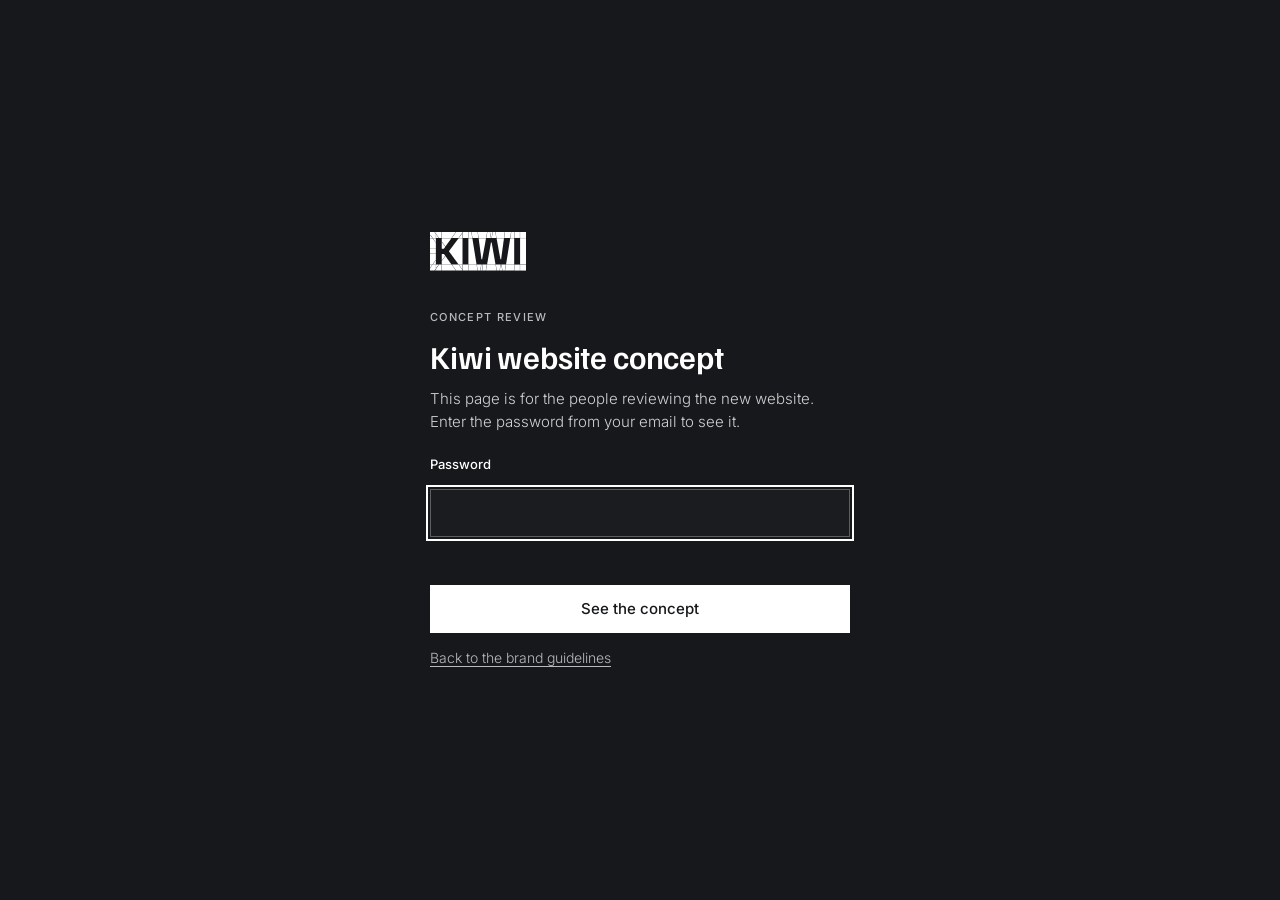
<file: concept/careers.html>
<!DOCTYPE html>
<html lang="en-GB" data-cr-page="Careers" data-accent="cyan">
<head>
<meta charset="utf-8">
<meta name="viewport" content="width=device-width, initial-scale=1, viewport-fit=cover">
<title>Careers · Kiwi</title>
<meta name="description" content="From apprentices to project managers. Kiwi is owned by its people.">
<meta name="robots" content="noindex, nofollow">
<script>document.documentElement.classList.add("kw-js");if(location.protocol!=="file:")["familjen-grotesk-latin","inter-latin"].forEach(f=>{const l=document.createElement("link");l.rel="preload";l.as="font";l.type="font/woff2";l.crossOrigin="";l.href="assets/fonts/"+f+".woff2";document.head.appendChild(l)})</script>
<link rel="stylesheet" href="assets/kiwi.css">
<script src="assets/kiwi.js" defer></script>
<script>/* Concept gate: opened on its own, a concept page sends people to the password screen first */(()=>{try{if(window.parent===window&&localStorage.getItem('kiwi-cr')!=='1')location.replace('../concept-review.html')}catch(_){}})();</script>
</head>
<body>
<a class="kw-skip" href="#main">Skip to content</a>
<header class="kw-header kw-header--over kw-on-dark" data-section="header" data-cr-shared data-label="Navigation">
<div class="kw-header__in">
<a class="kw-header__logo" href="home.html" aria-label="Kiwi home"><svg class="kw-header__logo-svg" viewBox="0 0 280 80" fill="none" xmlns="http://www.w3.org/2000/svg" aria-hidden="true" focusable="false">
<path d="M279.12 0V79.1201H200V79.1172H187.685V66.8506H200V78.1201H278.12V1H200V12.2432H187.685V0H279.12ZM12.2031 75.0391L9.13574 79.1172H0V74.2617L5.42578 66.8506H12.2031V75.0391ZM12.2031 79.1172H9.61719L12.2031 75.6787V79.1172ZM24.085 79.1172H12.5859V75.1699L18.8438 66.8506H24.085V79.1172ZM53.8848 79.1172H24.4688V66.8506H44.9053L53.8848 79.1172ZM67.7402 77.8779V79.1172H54.3604L45.3799 66.8506H59.4453L67.7402 77.8779ZM68.6719 79.1172H68.123V78.3877L68.6719 79.1172ZM79.6221 79.1172H69.1523L68.123 77.749V66.8506H79.6221V79.1172ZM99.0596 79.1172H80.0059V66.8506H97.0518L99.0596 79.1172ZM104.401 79.1172H99.4482L97.4404 66.8506H106.677L104.401 79.1172ZM109.941 79.1172H104.789L107.065 66.8506H108.279L109.941 79.1172ZM116.275 79.1172H110.328L108.666 66.8506H118.464L116.275 79.1172ZM138.745 79.1172H116.665L118.853 66.8506H136.557L138.745 79.1172ZM145.097 79.1172H139.136L136.947 66.8506H146.76L145.097 79.1172ZM150.645 79.1172H145.483L147.146 66.8506H148.365L150.645 79.1172ZM155.981 79.1172H151.034L148.755 66.8506H157.989L155.981 79.1172ZM175.416 79.1172H156.37L158.378 66.8506H175.416V79.1172ZM187.302 79.1172H175.798V66.8506H187.302V79.1172ZM67.7402 77.2402L59.9248 66.8506H67.7402V77.2402ZM12.5859 74.5303V66.8506H18.3623L12.5859 74.5303ZM0 73.6143V66.8506H4.95117L0 73.6143ZM219.359 62.8809C219.359 64.0158 219.571 64.8447 219.994 65.3672C220.426 65.8896 221.102 66.1513 222.021 66.1514C222.939 66.1514 223.611 65.8896 224.034 65.3672C224.466 64.8447 224.683 64.0156 224.683 62.8809V56.6387H226.169V62.8135C226.169 64.2816 225.835 65.4077 225.169 66.1914C224.511 66.975 223.453 67.3671 221.994 67.3672C220.553 67.3672 219.494 66.9751 218.818 66.1914C218.152 65.4077 217.818 64.2816 217.818 62.8135V56.6387H219.359V62.8809ZM212.122 56.6387C213.356 56.6387 214.261 56.8734 214.838 57.3418C215.423 57.8011 215.716 58.4179 215.716 59.1924C215.716 59.6788 215.585 60.1119 215.324 60.4902C215.072 60.8684 214.68 61.12 214.148 61.2461V61.5703C214.824 61.6874 215.333 61.9668 215.676 62.4082C216.027 62.8406 216.202 63.4041 216.202 64.0977C216.202 65.0163 215.887 65.7597 215.257 66.3271C214.626 66.8946 213.653 67.1777 212.338 67.1777H208.501V56.6387H212.122ZM229.879 67.1777H228.366V56.6387H229.879V67.1777ZM233.59 65.9082H238.562V67.1777H232.076V56.6387H233.59V65.9082ZM243.629 56.6387C245.448 56.6387 246.763 57.1027 247.574 58.0303C248.394 58.949 248.804 60.2419 248.804 61.9082C248.804 63.5746 248.394 64.872 247.574 65.7998C246.764 66.7186 245.448 67.1777 243.629 67.1777H240.184V56.6387H243.629ZM12.2031 56.9443L5.23145 66.4678H0V44.9404H12.2031V56.9443ZM12.2031 66.4678H5.70605L12.2031 57.5918V66.4678ZM44.625 66.4678H24.4688V59.3721L32.0508 49.291L44.625 66.4678ZM67.7402 66.4678H59.6377L39.3838 39.542L59.6289 12.626H67.7402V66.4678ZM88.2119 12.8398V12.8701L96.9873 66.4678H80.0059V12.626H88.1768L88.2119 12.8398ZM136.488 66.4678H118.921L126.943 21.4971H128.465L136.488 66.4678ZM175.416 66.4678H158.44L167.219 12.8555V12.8398L167.254 12.626H175.416V66.4678ZM200 66.4678H187.686V12.626H200V66.4678ZM209.987 65.9619H212.324C213.153 65.9619 213.753 65.7952 214.122 65.4619C214.5 65.1197 214.689 64.6378 214.689 64.0166C214.689 63.4131 214.504 62.9446 214.135 62.6113C213.765 62.2781 213.171 62.1113 212.352 62.1113H209.987V65.9619ZM241.71 65.9082H243.494C244.404 65.9082 245.133 65.7638 245.683 65.4756C246.241 65.1783 246.643 64.7322 246.886 64.1377C247.138 63.5432 247.264 62.7998 247.264 61.9082C247.264 61.0076 247.138 60.2642 246.886 59.6787C246.643 59.0843 246.241 58.6427 245.683 58.3545C245.133 58.0574 244.404 57.9092 243.494 57.9092H241.71V65.9082ZM209.987 60.9355H212.148C212.851 60.9355 213.374 60.8096 213.716 60.5576C214.058 60.3054 214.229 59.9179 214.229 59.3955C214.229 58.3686 213.536 57.8555 212.148 57.8555H209.987V60.9355ZM31.8135 48.9668L24.4688 58.7324V44.9414H28.8672L31.8135 48.9668ZM108.708 55.8994H107.187L101.317 12.626H116.736L108.708 55.8994ZM148.241 55.8994H146.72L138.687 12.626H154.11L148.241 55.8994ZM256.243 34.1943C257.09 34.1944 257.815 34.3434 258.418 34.6406C259.021 34.9379 259.499 35.3654 259.851 35.9238C260.202 36.4733 260.423 37.1355 260.513 37.9102H259.026C258.918 37.1175 258.621 36.5046 258.135 36.0723C257.657 35.6309 257.004 35.4102 256.175 35.4102C255.112 35.4103 254.324 35.7893 253.811 36.5459C253.306 37.3024 253.054 38.3245 253.054 39.6123C253.054 40.9905 253.324 42.0588 253.864 42.8154C254.414 43.572 255.207 43.9502 256.243 43.9502C257.126 43.9501 257.814 43.6883 258.31 43.166C258.805 42.6436 259.076 41.9189 259.121 40.9912H255.675V39.7744H260.539V44.9365H259.323V43.6396H258.999C258.801 44.0448 258.472 44.3962 258.013 44.6934C257.562 44.9905 256.914 45.1386 256.067 45.1387C255.068 45.1387 254.229 44.9049 253.554 44.4365C252.878 43.9592 252.37 43.306 252.027 42.4775C251.685 41.6398 251.514 40.6889 251.514 39.626C251.514 38.5543 251.685 37.6133 252.027 36.8027C252.37 35.983 252.892 35.3432 253.595 34.8838C254.297 34.4244 255.18 34.1943 256.243 34.1943ZM214.055 43.7207H214.379L217.229 34.3975H219.986V44.9365H218.473V35.6943H218.148L215.393 44.9365H212.96L210.204 35.6943H209.88V44.9365H208.501V34.3975H211.258L214.055 43.7207ZM230.625 44.8555V44.9365H229.044L228.074 41.8691H223.771L222.802 44.9365H221.329V44.8555L224.761 34.3975H227.192L230.625 44.8555ZM238.783 43.7334H239.107V34.3975H240.486V44.9365H237.729L233.541 35.5996H233.217V44.9365H231.839V34.3975H234.595L238.783 43.7334ZM251.008 44.8555V44.9365H249.427L248.457 41.8691H244.154L243.185 44.9365H241.712V44.8555L245.144 34.3975H247.575L251.008 44.8555ZM269.543 35.667H264.301V38.6533H268.436V39.8691H264.301V43.666H269.624V44.9365H262.787V34.3975H269.543V35.667ZM12.2031 44.5586H0V34.4873H12.2031V44.5586ZM224.173 40.5986H227.673L226.085 35.5723H225.761L224.173 40.5986ZM244.556 40.5986H248.056L246.468 35.5723H246.144L244.556 40.5986ZM12.2031 22.1777V34.1055H0V12.626H5.21094L12.2031 22.1777ZM31.8271 30.1338L28.9229 34.1055H24.4688V20.3496L31.8271 30.1338ZM32.0645 29.8105L24.4688 19.7119V12.626H44.6357L32.0645 29.8105ZM230.892 11.75C231.711 11.75 232.387 11.8991 232.918 12.1963C233.449 12.4845 233.851 12.8673 234.121 13.3447C234.391 13.822 234.544 14.3494 234.58 14.9258H233.121C233.094 14.5925 232.999 14.2767 232.837 13.9795C232.684 13.6823 232.445 13.4391 232.121 13.25C231.797 13.0608 231.368 12.9658 230.837 12.9658C230.261 12.9659 229.797 13.0972 229.445 13.3584C229.103 13.6106 228.933 13.9619 228.933 14.4121C228.933 14.9164 229.13 15.304 229.526 15.5742C229.932 15.8445 230.414 16.0689 230.973 16.249L231.999 16.5869C232.512 16.7491 232.995 16.9474 233.445 17.1816C233.905 17.4158 234.274 17.727 234.553 18.1143C234.841 18.4925 234.985 19.0012 234.985 19.6406C234.985 20.6135 234.647 21.366 233.972 21.8975C233.296 22.4288 232.395 22.6943 231.27 22.6943C230.585 22.6943 229.981 22.6003 229.459 22.4111C228.946 22.222 228.509 21.9602 228.148 21.627C227.797 21.2848 227.522 20.8887 227.324 20.4385C227.135 19.9881 227.022 19.501 226.986 18.9785H228.446C228.473 19.3929 228.594 19.7943 228.811 20.1816C229.027 20.5599 229.343 20.8701 229.757 21.1133C230.18 21.3564 230.707 21.4785 231.337 21.4785C232.022 21.4785 232.558 21.3295 232.945 21.0322C233.332 20.726 233.526 20.3114 233.526 19.7891C233.526 19.2669 233.337 18.8661 232.959 18.5869C232.59 18.3077 232.121 18.0739 231.554 17.8848L230.54 17.5469C230.027 17.3757 229.536 17.1773 229.067 16.9521C228.599 16.7179 228.216 16.4115 227.919 16.0332C227.622 15.6549 227.473 15.1594 227.473 14.5469C227.473 13.9526 227.617 13.4484 227.905 13.0342C228.193 12.6199 228.594 12.3041 229.107 12.0879C229.621 11.8627 230.216 11.75 230.892 11.75ZM244.979 11.75C245.825 11.75 246.551 11.899 247.154 12.1963C247.758 12.4935 248.236 12.9211 248.587 13.4795C248.938 14.0289 249.159 14.6912 249.249 15.4658H247.763C247.655 14.6731 247.357 14.0603 246.87 13.6279C246.393 13.1868 245.74 12.9658 244.911 12.9658C243.848 12.9659 243.06 13.345 242.547 14.1016C242.043 14.8581 241.79 15.8802 241.79 17.168C241.79 18.5459 242.06 19.6135 242.601 20.3701C243.15 21.1267 243.943 21.5058 244.979 21.5059C245.861 21.5059 246.55 21.2441 247.046 20.7217C247.541 20.1993 247.811 19.4745 247.856 18.5469H244.411V17.3301H249.275V22.4922H248.06V21.1943H247.735C247.537 21.5997 247.208 21.9518 246.749 22.249C246.299 22.5462 245.65 22.6943 244.804 22.6943C243.804 22.6943 242.966 22.4605 242.29 21.9922C241.615 21.5149 241.106 20.8617 240.764 20.0332C240.421 19.1955 240.25 18.2446 240.25 17.1816C240.25 16.1098 240.421 15.1681 240.764 14.3574C241.106 13.538 241.629 12.8988 242.331 12.4395C243.034 11.9802 243.916 11.7501 244.979 11.75ZM211.945 11.9531C213.765 11.9531 215.08 12.4169 215.891 13.3447C216.71 14.2635 217.12 15.5562 217.12 17.2227C217.12 18.8889 216.71 20.1855 215.891 21.1133C215.08 22.0321 213.765 22.4922 211.945 22.4922H208.5V11.9531H211.945ZM225.661 13.2227H220.419V16.209H224.554V17.4248H220.419V21.2217H225.742V22.4922H218.905V11.9531H225.661V13.2227ZM238.414 22.4922H236.9V11.9531H238.414V22.4922ZM258.372 21.2891H258.696V11.9531H260.074V22.4922H257.317L253.129 13.1553H252.805V22.4922H251.427V11.9531H254.183L258.372 21.2891ZM12.2031 21.5293L5.68555 12.626H12.2031V21.5293ZM210.026 21.2217H211.811C212.72 21.2217 213.45 21.0773 213.999 20.7891C214.557 20.4918 214.959 20.0466 215.202 19.4521C215.454 18.8577 215.58 18.1143 215.58 17.2227C215.58 16.3221 215.454 15.5786 215.202 14.9932C214.959 14.3987 214.558 13.9572 213.999 13.6689C213.45 13.3717 212.72 13.2227 211.811 13.2227H210.026V21.2217ZM4.93066 12.2432H0V5.50684L4.93066 12.2432ZM12.2031 4.04297V12.2432H5.40527L0 4.8584V0H9.16211L12.2031 4.04297ZM18.3711 12.2432H12.5859V4.55176L18.3711 12.2432ZM24.085 12.2432H18.8516L12.5859 3.91406V0H24.085V12.2432ZM44.9268 12.2432H24.4688V0H53.8887L44.9268 12.2432ZM67.7402 1.2041L59.4365 12.2432H45.4004L54.3623 0H67.7402V1.2041ZM67.7402 12.2432H59.917L67.7402 1.84277V12.2432ZM79.6221 12.2432H68.123V1.33398L69.127 0H79.6221V12.2432ZM88.1143 12.2432H80.0059V0H86.1104L88.1143 12.2432ZM100.877 12.2432H88.502L86.498 0H99.2168L100.877 12.2432ZM116.808 12.2432H101.263L99.6035 0H119.079L116.808 12.2432ZM126.814 12.2432H117.196L119.468 0H124.631L126.814 12.2432ZM128.206 12.2432H127.204L125.02 0H130.39L128.206 12.2432ZM138.218 12.2432H128.595L130.778 0H135.943L138.218 12.2432ZM154.163 12.2432H138.607L136.332 0H155.822L154.163 12.2432ZM166.929 12.2432H154.549L156.208 0H168.933L166.929 12.2432ZM175.416 12.2432H167.316L169.32 0H175.416V12.2432ZM187.302 12.2432H175.798V0H187.302V12.2432ZM12.2031 3.4043L9.64258 0H12.2031V3.4043ZM68.123 0.695312V0H68.6465L68.123 0.695312Z" fill="currentColor"/>
</svg></a>
<nav class="kw-header__nav" aria-label="Main">
<ul class="kw-header__links">
<li><a class="kw-header__link" href="our-work.html">Our work</a></li>
<li><a class="kw-header__link" href="home.html#what-we-do">What we do</a></li>
<li><a class="kw-header__link" href="home.html#about">About</a></li>
</ul>
<i class="kw-header__bar" aria-hidden="true"></i>
<a class="kw-btn kw-btn--light kw-btn--on-photo kw-header__cta" href="contact.html"><span class="kw-btn__label">Contact</span><span class="kw-btn__box"><svg viewBox="0 0 24 24" aria-hidden="true" focusable="false"><path d="M6.29425 17.6443L5.25 16.6L15.0905 6.75H6.14425V5.25H17.6443V16.75H16.1443V7.80375L6.29425 17.6443Z" fill="currentColor"/></svg></span></a>
</nav>
<button type="button" class="kw-header__burger" aria-expanded="false" aria-controls="kw-menu" hidden><span class="kw-header__burger-lines" aria-hidden="true"><i></i><i></i><i></i></span><span class="kw-header__burger-label kw-sr">Menu</span></button>
</div>
<div class="kw-menu" id="kw-menu" hidden>
<nav aria-label="Main">
<ol class="kw-menu__list">
<li><a class="kw-menu__link" href="our-work.html"><span class="kw-menu__n" aria-hidden="true">01</span>Our work</a></li>
<li><a class="kw-menu__link" href="home.html#what-we-do"><span class="kw-menu__n" aria-hidden="true">02</span>What we do</a></li>
<li><a class="kw-menu__link" href="home.html#about"><span class="kw-menu__n" aria-hidden="true">03</span>About</a></li>
<li><a class="kw-menu__link" href="contact.html"><span class="kw-menu__n" aria-hidden="true">04</span>Contact</a></li>
</ol>
</nav>
</div>
</header>
<main id="main">
<section class="kw-section kw-dark kw-phead kw-on-dark" data-section="page-head" data-label="Careers header" data-motion aria-labelledby="kw-phead-title">
<div class="kw-phead__in">
<svg class="kw-phead__lines" aria-hidden="true" focusable="false"></svg><svg class="kw-phead__lines kw-phead__lines--spot" aria-hidden="true" focusable="false"></svg>
<div class="kw-phead__fade" aria-hidden="true"></div>
<div class="kw-wrap kw-phead__copy">
<div class="kw-phead__main">
<p class="kw-eyebrow-dot" data-reveal="rise">Careers</p>
<h1 class="kw-phead__title kw-words" id="kw-phead-title" data-delay="300">Come and <span class="kw-key">make it happen.</span></h1>
<p class="kw-phead__line">From apprentices to project managers, we look for people who like seeing a job through.</p>
</div>
<dl class="kw-phead__aside kw-phead__facts"><div><dt>Owned by</dt><dd>Its people, through an Employee Ownership Trust</dd></div><div><dt>Based in</dt><dd>Verwood, Dorset</dd></div><div><dt>Working on</dt><dd>Sites across the UK</dd></div></dl>
</div>
</div>
</section>
<section class="kw-section kw-light kw-join" data-section="join" data-label="Working at Kiwi" data-motion data-spot data-glines=".kw-join__in" aria-labelledby="kw-join-title">
<svg class="kw-glines" aria-hidden="true" focusable="false"></svg><svg class="kw-glines kw-glines--spot" aria-hidden="true" focusable="false"></svg>
<div class="kw-wrap kw-join__in">
<div class="kw-join__intro">
<p class="kw-eyebrow-bar" data-reveal="rise">Working at Kiwi</p>
<h2 class="kw-h2 kw-join__h kw-words" id="kw-join-title" data-delay="100">Owned by the people who <span class="kw-key">do the work.</span></h2>
<p class="kw-lead" data-reveal="lift" data-delay="600">We design, manage and build fit-outs for brands like JD, Under Armour and Lane7, from our home in Verwood, Dorset, to sites across the UK.</p>
</div>
<ol class="kw-join__rows"><li class="kw-join__row" data-reveal="lift" data-delay="200"><span class="kw-join__n" aria-hidden="true">01</span><div><h3 class="kw-join__t">A stake in the business</h3><p class="kw-join__d">Kiwi is owned by its people, through an Employee Ownership Trust, so everyone here has a stake in the work.</p></div></li><li class="kw-join__row" data-reveal="lift" data-delay="320"><span class="kw-join__n" aria-hidden="true">02</span><div><h3 class="kw-join__t">See every job through</h3><p class="kw-join__d">You work on a project from the first drawing to handover, not one slice of it.</p></div></li><li class="kw-join__row" data-reveal="lift" data-delay="440"><span class="kw-join__n" aria-hidden="true">03</span><div><h3 class="kw-join__t">Learn on the job</h3><p class="kw-join__d">We offer paid work experience and apprenticeships for people who want to combine work and learning.</p></div></li></ol>
</div>
<div class="kw-wrap">
<div class="kw-join__roles kw-on-dark" data-reveal="wipe" data-delay="200">
<div>
<h2 class="kw-join__roles-h">Open roles</h2>
<p class="kw-join__roles-p">There are no roles listed right now. We still want to hear from good people, from apprentices to project managers. Tell us what you do and what you want to do next.</p>
</div>
<a class="kw-btn kw-btn--accent" href="contact.html"><span class="kw-btn__label">Get in touch</span><span class="kw-btn__box"><svg viewBox="0 0 24 24" aria-hidden="true" focusable="false"><path d="M6.29425 17.6443L5.25 16.6L15.0905 6.75H6.14425V5.25H17.6443V16.75H16.1443V7.80375L6.29425 17.6443Z" fill="currentColor"/></svg></span></a>
</div>
</div>
</section>
<section class="kw-section kw-light kw-team" id="team" data-section="team" data-label="Meet the makers" data-motion aria-labelledby="kw-team-title" data-preload>
<div class="kw-wrap kw-team__head">
<div class="kw-team__intro">
<p class="kw-eyebrow-bar" data-reveal="rise">Meet the makers</p>
<h2 class="kw-h2 kw-words" id="kw-team-title" data-delay="100">The people who <span class="kw-key">make it happen.</span></h2>
</div>
<div class="kw-team__nav" data-reveal="lift" data-delay="500"><button type="button" class="kw-team__btn" data-dir="-1" aria-label="Previous people"><svg viewBox="0 0 24 24" aria-hidden="true" focusable="false"><path d="M15.6 5.4 9 12l6.6 6.6-1.1 1.1L6.8 12l7.7-7.7z" fill="currentColor"/></svg></button><button type="button" class="kw-team__btn" data-dir="1" aria-label="More people"><svg viewBox="0 0 24 24" aria-hidden="true" focusable="false"><path d="m8.4 18.6 6.6-6.6-6.6-6.6 1.1-1.1 7.7 7.7-7.7 7.7z" fill="currentColor"/></svg></button></div>
</div>
<ul class="kw-team__track" aria-label="Senior team">
<li class="kw-team__card" data-reveal="lift" data-delay="150">
<div class="kw-team__inner" tabindex="0" aria-labelledby="kw-team-n0" aria-describedby="kw-team-b0">
<figure class="kw-team__ph"><img src="assets/people/daniel-hart.webp" srcset="assets/people/daniel-hart-m.webp 400w, assets/people/daniel-hart.webp 720w" sizes="(max-width: 719px) 60vw, 340px" width="720" height="900" alt="" loading="lazy"></figure>
<div class="kw-team__bio" id="kw-team-b0"><img class="kw-team__mono" src="assets/people/daniel-hart-m.webp" srcset="assets/people/daniel-hart-m.webp 400w, assets/people/daniel-hart.webp 720w" sizes="(max-width: 719px) 60vw, 340px" width="720" height="900" alt="" aria-hidden="true" loading="lazy"><p>Daniel keeps every project pointed at the opening date, and is first on site when it matters.</p></div>
<p class="kw-team__name" id="kw-team-n0">Daniel Hart</p>
<p class="kw-team__role">Managing Director</p>
</div>
</li>
<li class="kw-team__card" data-reveal="lift" data-delay="230">
<div class="kw-team__inner" tabindex="0" aria-labelledby="kw-team-n1" aria-describedby="kw-team-b1">
<figure class="kw-team__ph"><img src="assets/people/priya-shah.webp" srcset="assets/people/priya-shah-m.webp 400w, assets/people/priya-shah.webp 720w" sizes="(max-width: 719px) 60vw, 340px" width="720" height="900" alt="" loading="lazy"></figure>
<div class="kw-team__bio" id="kw-team-b1"><img class="kw-team__mono" src="assets/people/priya-shah-m.webp" srcset="assets/people/priya-shah-m.webp 400w, assets/people/priya-shah.webp 720w" sizes="(max-width: 719px) 60vw, 340px" width="720" height="900" alt="" aria-hidden="true" loading="lazy"><p>Priya leads the design team, turning concepts into drawings that can be built without losing the idea.</p></div>
<p class="kw-team__name" id="kw-team-n1">Priya Shah</p>
<p class="kw-team__role">Design Director</p>
</div>
</li>
<li class="kw-team__card" data-reveal="lift" data-delay="310">
<div class="kw-team__inner" tabindex="0" aria-labelledby="kw-team-n2" aria-describedby="kw-team-b2">
<figure class="kw-team__ph"><img src="assets/people/tom-fletcher.webp" srcset="assets/people/tom-fletcher-m.webp 400w, assets/people/tom-fletcher.webp 720w" sizes="(max-width: 719px) 60vw, 340px" width="720" height="900" alt="" loading="lazy"></figure>
<div class="kw-team__bio" id="kw-team-b2"><img class="kw-team__mono" src="assets/people/tom-fletcher-m.webp" srcset="assets/people/tom-fletcher-m.webp 400w, assets/people/tom-fletcher.webp 720w" sizes="(max-width: 719px) 60vw, 340px" width="720" height="900" alt="" aria-hidden="true" loading="lazy"><p>Tom plans the programme and the people, so each job has the right team at the right time.</p></div>
<p class="kw-team__name" id="kw-team-n2">Tom Fletcher</p>
<p class="kw-team__role">Operations Director</p>
</div>
</li>
<li class="kw-team__card" data-reveal="lift" data-delay="390">
<div class="kw-team__inner" tabindex="0" aria-labelledby="kw-team-n3" aria-describedby="kw-team-b3">
<figure class="kw-team__ph"><img src="assets/people/sophie-lane.webp" srcset="assets/people/sophie-lane-m.webp 400w, assets/people/sophie-lane.webp 720w" sizes="(max-width: 719px) 60vw, 340px" width="720" height="900" alt="" loading="lazy"></figure>
<div class="kw-team__bio" id="kw-team-b3"><img class="kw-team__mono" src="assets/people/sophie-lane-m.webp" srcset="assets/people/sophie-lane-m.webp 400w, assets/people/sophie-lane.webp 720w" sizes="(max-width: 719px) 60vw, 340px" width="720" height="900" alt="" aria-hidden="true" loading="lazy"><p>Sophie looks after budgets and contracts, with straight answers on cost from the first meeting.</p></div>
<p class="kw-team__name" id="kw-team-n3">Sophie Lane</p>
<p class="kw-team__role">Commercial Manager</p>
</div>
</li>
<li class="kw-team__card" data-reveal="lift" data-delay="470">
<div class="kw-team__inner" tabindex="0" aria-labelledby="kw-team-n4" aria-describedby="kw-team-b4">
<figure class="kw-team__ph"><img src="assets/people/marcus-bell.webp" srcset="assets/people/marcus-bell-m.webp 400w, assets/people/marcus-bell.webp 720w" sizes="(max-width: 719px) 60vw, 340px" width="720" height="900" alt="" loading="lazy"></figure>
<div class="kw-team__bio" id="kw-team-b4"><img class="kw-team__mono" src="assets/people/marcus-bell-m.webp" srcset="assets/people/marcus-bell-m.webp 400w, assets/people/marcus-bell.webp 720w" sizes="(max-width: 719px) 60vw, 340px" width="720" height="900" alt="" aria-hidden="true" loading="lazy"><p>Marcus is the one point of contact on site, with clear updates from the first drawing to handover.</p></div>
<p class="kw-team__name" id="kw-team-n4">Marcus Bell</p>
<p class="kw-team__role">Senior Project Manager</p>
</div>
</li>
<li class="kw-team__card" data-reveal="lift" data-delay="550">
<div class="kw-team__inner" tabindex="0" aria-labelledby="kw-team-n5" aria-describedby="kw-team-b5">
<figure class="kw-team__ph"><img src="assets/people/emily-carter.webp" srcset="assets/people/emily-carter-m.webp 400w, assets/people/emily-carter.webp 720w" sizes="(max-width: 719px) 60vw, 340px" width="720" height="900" alt="" loading="lazy"></figure>
<div class="kw-team__bio" id="kw-team-b5"><img class="kw-team__mono" src="assets/people/emily-carter-m.webp" srcset="assets/people/emily-carter-m.webp 400w, assets/people/emily-carter.webp 720w" sizes="(max-width: 719px) 60vw, 340px" width="720" height="900" alt="" aria-hidden="true" loading="lazy"><p>Emily works on layouts and finishes, and how a space feels when the doors open.</p></div>
<p class="kw-team__name" id="kw-team-n5">Emily Carter</p>
<p class="kw-team__role">Lead Designer</p>
</div>
</li>
<li class="kw-team__card" data-reveal="lift" data-delay="630">
<div class="kw-team__inner" tabindex="0" aria-labelledby="kw-team-n6" aria-describedby="kw-team-b6">
<figure class="kw-team__ph"><img src="assets/people/jack-morris.webp" srcset="assets/people/jack-morris-m.webp 400w, assets/people/jack-morris.webp 720w" sizes="(max-width: 719px) 60vw, 340px" width="720" height="900" alt="" loading="lazy"></figure>
<div class="kw-team__bio" id="kw-team-b6"><img class="kw-team__mono" src="assets/people/jack-morris-m.webp" srcset="assets/people/jack-morris-m.webp 400w, assets/people/jack-morris.webp 720w" sizes="(max-width: 719px) 60vw, 340px" width="720" height="900" alt="" aria-hidden="true" loading="lazy"><p>Jack runs the site day to day, from the first delivery to the last snag.</p></div>
<p class="kw-team__name" id="kw-team-n6">Jack Morris</p>
<p class="kw-team__role">Site Manager</p>
</div>
</li>
<li class="kw-team__card" data-reveal="lift" data-delay="710">
<div class="kw-team__inner" tabindex="0" aria-labelledby="kw-team-n7" aria-describedby="kw-team-b7">
<figure class="kw-team__ph"><img src="assets/people/hannah-price.webp" srcset="assets/people/hannah-price-m.webp 400w, assets/people/hannah-price.webp 720w" sizes="(max-width: 719px) 60vw, 340px" width="720" height="900" alt="" loading="lazy"></figure>
<div class="kw-team__bio" id="kw-team-b7"><img class="kw-team__mono" src="assets/people/hannah-price-m.webp" srcset="assets/people/hannah-price-m.webp 400w, assets/people/hannah-price.webp 720w" sizes="(max-width: 719px) 60vw, 340px" width="720" height="900" alt="" aria-hidden="true" loading="lazy"><p>Hannah keeps quality and compliance part of the build, not a check at the end.</p></div>
<p class="kw-team__name" id="kw-team-n7">Hannah Price</p>
<p class="kw-team__role">Health, Safety and Quality Manager</p>
</div>
</li>
</ul>
</section>
</main>
<footer class="kw-footer kw-dark kw-on-dark" data-section="footer" data-cr-shared data-label="Footer" data-motion>
<div class="kw-ticker" aria-label="40 years. Making it happen since 1986. From the first drawing to handover." role="img">
<div class="kw-ticker__track" aria-hidden="true"><span class="kw-ticker__item"><b class="kw-ticker__n">40</b> years</span><span class="kw-ticker__dot" aria-hidden="true"></span><span class="kw-ticker__item">Making it happen since 1986</span><span class="kw-ticker__dot" aria-hidden="true"></span><span class="kw-ticker__item">From the first drawing to handover</span><span class="kw-ticker__dot" aria-hidden="true"></span><span class="kw-ticker__item"><b class="kw-ticker__n">40</b> years</span><span class="kw-ticker__dot" aria-hidden="true"></span><span class="kw-ticker__item">Making it happen since 1986</span><span class="kw-ticker__dot" aria-hidden="true"></span><span class="kw-ticker__item">From the first drawing to handover</span><span class="kw-ticker__dot" aria-hidden="true"></span></div><div class="kw-ticker__track" aria-hidden="true"><span class="kw-ticker__item"><b class="kw-ticker__n">40</b> years</span><span class="kw-ticker__dot" aria-hidden="true"></span><span class="kw-ticker__item">Making it happen since 1986</span><span class="kw-ticker__dot" aria-hidden="true"></span><span class="kw-ticker__item">From the first drawing to handover</span><span class="kw-ticker__dot" aria-hidden="true"></span><span class="kw-ticker__item"><b class="kw-ticker__n">40</b> years</span><span class="kw-ticker__dot" aria-hidden="true"></span><span class="kw-ticker__item">Making it happen since 1986</span><span class="kw-ticker__dot" aria-hidden="true"></span><span class="kw-ticker__item">From the first drawing to handover</span><span class="kw-ticker__dot" aria-hidden="true"></span></div>
</div>
<div class="kw-wrap kw-footer__in">
<div class="kw-footer__top">
<a class="kw-footer__logo" href="home.html" aria-label="Kiwi home"><svg class="kw-footer__logo-svg" viewBox="0 0 200 80" fill="none" xmlns="http://www.w3.org/2000/svg" aria-hidden="true" focusable="false">
<path d="M12.2031 66.8506V75.0391L9.13574 79.1172H0V74.2617L5.42578 66.8506H12.2031Z" fill="currentColor"/>
<path d="M12.2031 79.1172H9.61719L12.2031 75.6787V79.1172Z" fill="currentColor"/>
<path d="M24.085 66.8506V79.1172H12.5859V75.1699L18.8438 66.8506H24.085Z" fill="currentColor"/>
<path d="M44.9053 66.8506L53.8848 79.1172H24.4688V66.8506H44.9053Z" fill="currentColor"/>
<path d="M59.4453 66.8506L67.7402 77.8779V79.1172H54.3604L45.3799 66.8506H59.4453Z" fill="currentColor"/>
<path d="M68.6719 79.1172H68.123V78.3877L68.6719 79.1172Z" fill="currentColor"/>
<path d="M79.6221 66.8506V79.1172H69.1523L68.123 77.749V66.8506H79.6221Z" fill="currentColor"/>
<path d="M97.0518 66.8506L99.0596 79.1172H80.0059V66.8506H97.0518Z" fill="currentColor"/>
<path d="M106.677 66.8506L104.401 79.1172H99.4482L97.4404 66.8506H106.677Z" fill="currentColor"/>
<path d="M108.279 66.8506L109.941 79.1172H104.789L107.065 66.8506H108.279Z" fill="currentColor"/>
<path d="M118.464 66.8506L116.275 79.1172H110.328L108.666 66.8506H118.464Z" fill="currentColor"/>
<path d="M136.557 66.8506L138.745 79.1172H116.665L118.853 66.8506H136.557Z" fill="currentColor"/>
<path d="M146.76 66.8506L145.097 79.1172H139.136L136.947 66.8506H146.76Z" fill="currentColor"/>
<path d="M148.365 66.8506L150.645 79.1172H145.483L147.146 66.8506H148.365Z" fill="currentColor"/>
<path d="M157.989 66.8506L155.981 79.1172H151.034L148.755 66.8506H157.989Z" fill="currentColor"/>
<path d="M175.416 66.8506V79.1172H156.37L158.378 66.8506H175.416Z" fill="currentColor"/>
<path d="M187.302 66.8506V79.1172H175.798V66.8506H187.302Z" fill="currentColor"/>
<path d="M200 66.8506V79.1172H187.685V66.8506H200Z" fill="currentColor"/>
<path d="M67.7402 66.8506V77.2402L59.9248 66.8506H67.7402Z" fill="currentColor"/>
<path d="M18.3623 66.8506L12.5859 74.5303V66.8506H18.3623Z" fill="currentColor"/>
<path d="M4.95117 66.8506L0 73.6143V66.8506H4.95117Z" fill="currentColor"/>
<path d="M200 66.4678H187.686V12.626H200V66.4678Z" fill="currentColor"/>
<path d="M12.2031 44.9404V56.9443L5.23145 66.4678H0V44.9404H12.2031Z" fill="currentColor"/>
<path d="M12.2031 66.4678H5.70605L12.2031 57.5918V66.4678Z" fill="currentColor"/>
<path d="M44.625 66.4678H24.4688V59.3721L32.0508 49.291L44.625 66.4678Z" fill="currentColor"/>
<path d="M67.7402 12.626V66.4678H59.6377L39.3838 39.542L59.6289 12.626H67.7402Z" fill="currentColor"/>
<path d="M136.488 66.4678H118.921L126.943 21.4971H128.465L136.488 66.4678Z" fill="currentColor"/>
<path d="M175.416 12.626V66.4678H158.44L167.219 12.8555V12.8398L167.254 12.626H175.416Z" fill="currentColor"/>
<path d="M88.1768 12.626L88.2119 12.8398V12.8701L96.9873 66.4678H80.0059V12.626H88.1768Z" fill="currentColor"/>
<path d="M31.8135 48.9668L24.4688 58.7324V44.9414H28.8672L31.8135 48.9668Z" fill="currentColor"/>
<path d="M116.736 12.626L108.708 55.8994H107.187L101.317 12.626H116.736Z" fill="currentColor"/>
<path d="M154.11 12.626L148.241 55.8994H146.72L138.687 12.626H154.11Z" fill="currentColor"/>
<path d="M12.2031 34.4873V44.5586H0V34.4873H12.2031Z" fill="currentColor"/>
<path d="M5.21094 12.626L12.2031 22.1777V34.1055H0V12.626H5.21094Z" fill="currentColor"/>
<path d="M31.8271 30.1338L28.9229 34.1055H24.4688V20.3496L31.8271 30.1338Z" fill="currentColor"/>
<path d="M44.6357 12.626L32.0645 29.8105L24.4688 19.7119V12.626H44.6357Z" fill="currentColor"/>
<path d="M12.2031 12.626V21.5293L5.68555 12.626H12.2031Z" fill="currentColor"/>
<path d="M4.93066 12.2432H0V5.50684L4.93066 12.2432Z" fill="currentColor"/>
<path d="M12.2031 4.04297V12.2432H5.40527L0 4.8584V0H9.16211L12.2031 4.04297Z" fill="currentColor"/>
<path d="M18.3711 12.2432H12.5859V4.55176L18.3711 12.2432Z" fill="currentColor"/>
<path d="M24.085 12.2432H18.8516L12.5859 3.91406V0H24.085V12.2432Z" fill="currentColor"/>
<path d="M44.9268 12.2432H24.4688V0H53.8887L44.9268 12.2432Z" fill="currentColor"/>
<path d="M67.7402 1.2041L59.4365 12.2432H45.4004L54.3623 0H67.7402V1.2041Z" fill="currentColor"/>
<path d="M67.7402 12.2432H59.917L67.7402 1.84277V12.2432Z" fill="currentColor"/>
<path d="M79.6221 12.2432H68.123V1.33398L69.127 0H79.6221V12.2432Z" fill="currentColor"/>
<path d="M88.1143 12.2432H80.0059V0H86.1104L88.1143 12.2432Z" fill="currentColor"/>
<path d="M100.877 12.2432H88.502L86.498 0H99.2168L100.877 12.2432Z" fill="currentColor"/>
<path d="M116.808 12.2432H101.263L99.6035 0H119.079L116.808 12.2432Z" fill="currentColor"/>
<path d="M126.814 12.2432H117.196L119.468 0H124.631L126.814 12.2432Z" fill="currentColor"/>
<path d="M128.206 12.2432H127.204L125.02 0H130.39L128.206 12.2432Z" fill="currentColor"/>
<path d="M138.218 12.2432H128.595L130.778 0H135.943L138.218 12.2432Z" fill="currentColor"/>
<path d="M154.163 12.2432H138.607L136.332 0H155.822L154.163 12.2432Z" fill="currentColor"/>
<path d="M166.929 12.2432H154.549L156.208 0H168.933L166.929 12.2432Z" fill="currentColor"/>
<path d="M175.416 12.2432H167.316L169.32 0H175.416V12.2432Z" fill="currentColor"/>
<path d="M187.302 12.2432H175.798V0H187.302V12.2432Z" fill="currentColor"/>
<path d="M200 12.2432H187.685V0H200V12.2432Z" fill="currentColor"/>
<path d="M12.2031 3.4043L9.64258 0H12.2031V3.4043Z" fill="currentColor"/>
<path d="M68.123 0.695312V0H68.6465L68.123 0.695312Z" fill="currentColor"/>
</svg></a>
<p class="kw-footer__strap kw-words">Design, Manage, Build.</p>
</div>
<div class="kw-footer__cols">
<nav class="kw-footer__col" aria-label="Footer">
<h2 class="kw-footer__h" data-reveal="rise">Explore</h2>
<ul><li><a href="our-work.html">Our work</a></li><li><a href="home.html#what-we-do">What we do</a></li><li><a href="home.html#about">About</a></li><li><a href="careers.html">Careers</a></li><li><a href="contact.html">Contact</a></li></ul>
</nav>
<div class="kw-footer__col">
<h2 class="kw-footer__h" data-reveal="rise">Visit</h2>
<address>Kiwi, 9 Bessemer Close<br>Ebblake Industrial Estate<br>Verwood, Dorset BH31 6AZ</address>
</div>
<div class="kw-footer__col">
<h2 class="kw-footer__h" data-reveal="rise">Talk to us</h2>
<ul><li><a href="tel:+441202501745">01202 501745</a></li><li><a href="mailto:enquiries@wearekiwi.co.uk">enquiries@wearekiwi.co.uk</a></li><li class="kw-footer__hours">Monday to Friday, 8am to 5pm</li></ul>
<ul class="kw-footer__socials"><li><a class="kw-footer__soc" href="https://www.linkedin.com/" data-tbc="Kiwi LinkedIn address" aria-label="Kiwi on LinkedIn" rel="noopener"><svg viewBox="0 0 24 24" aria-hidden="true" focusable="false"><path fill="currentColor" d="M20.45 20.45h-3.55v-5.57c0-1.33-.03-3.04-1.85-3.04-1.86 0-2.14 1.45-2.14 2.94v5.67H9.35V9h3.41v1.56h.05c.48-.9 1.64-1.85 3.37-1.85 3.6 0 4.27 2.37 4.27 5.46v6.28zM5.34 7.43a2.06 2.06 0 1 1 0-4.13 2.06 2.06 0 0 1 0 4.13zM7.12 20.45H3.56V9h3.56v11.45zM22.22 0H1.77C.79 0 0 .77 0 1.73v20.54C0 23.23.79 24 1.77 24h20.45c.98 0 1.78-.77 1.78-1.73V1.73C24 .77 23.2 0 22.22 0z"/></svg></a></li></ul>
</div>
<div class="kw-footer__col">
<h2 class="kw-footer__h" data-reveal="rise">Accredited</h2>
<ul class="kw-footer__badges"><li><img src="assets/badges/safecontractor.svg" width="564" height="564" alt="SafeContractor Approved" loading="lazy"></li><li><img src="assets/badges/ssip.svg" width="1003" height="646" alt="SSIP Accredited" loading="lazy"></li></ul>
</div>
</div>
<div class="kw-footer__legal">
<p>© 2026 Kiwi Design. Registered in England No. 2077828.</p>
<p><a href="privacy.html">Privacy policy</a> · <a href="cookies.html">Cookies</a></p>
</div>
</div>
</footer>
<div class="kw-cookie kw-on-dark" role="region" aria-label="Cookie notice" hidden>
<p class="kw-cookie__p">We only use the cookies this site needs to work. <a href="cookies.html">How we use cookies</a></p>
<button type="button" class="kw-btn kw-btn--accent kw-cookie__ok"><span class="kw-btn__label">OK</span></button>
</div>
<script src="review.js" defer></script>
</body>
</html>
</file>
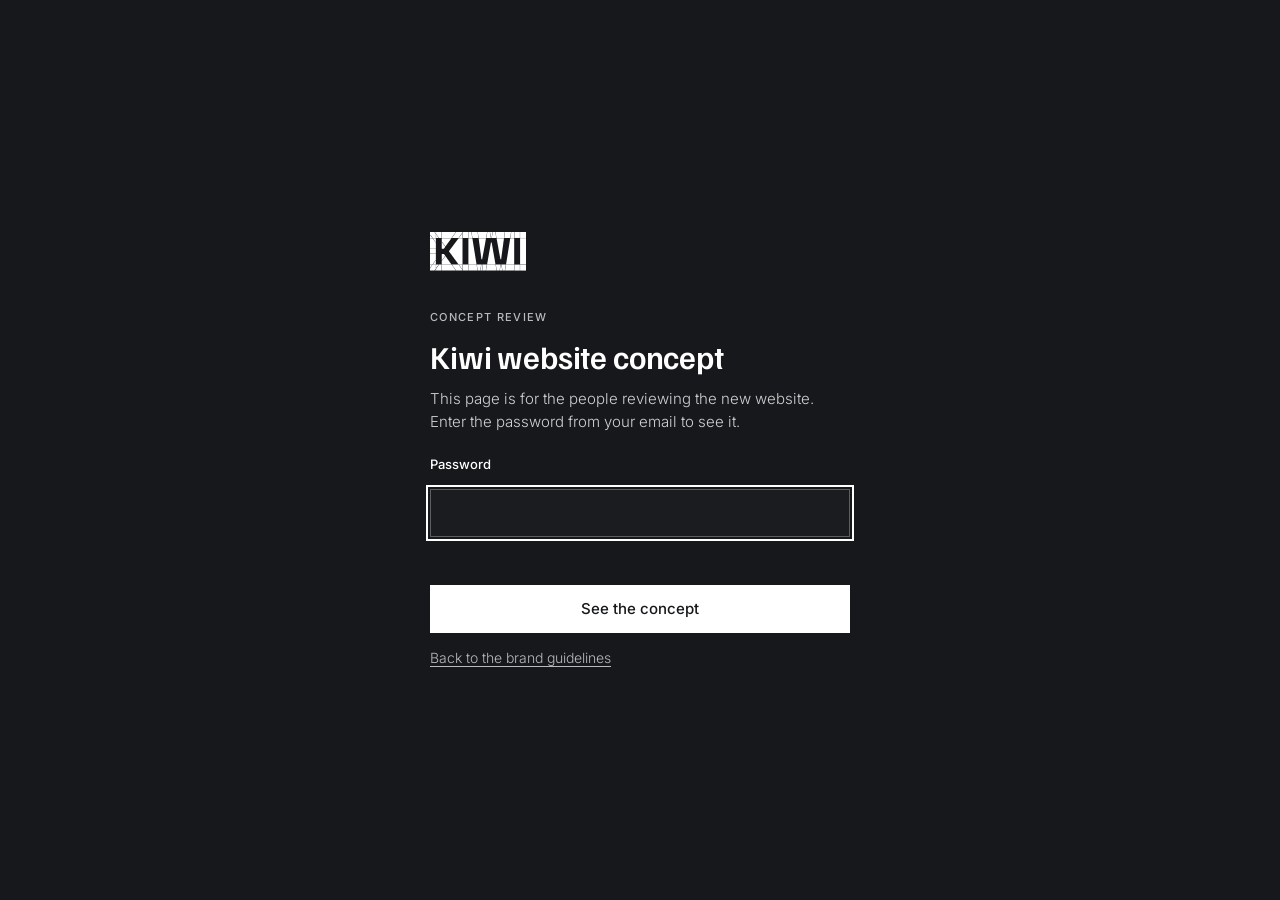
<file: concept/contact.html>
<!DOCTYPE html>
<html lang="en-GB" data-cr-page="Contact" data-accent="cyan">
<head>
<meta charset="utf-8">
<meta name="viewport" content="width=device-width, initial-scale=1, viewport-fit=cover">
<title>Contact · Kiwi</title>
<meta name="description" content="Talk to one of our directors about your fit-out.">
<meta name="robots" content="noindex, nofollow">
<script>document.documentElement.classList.add("kw-js");if(location.protocol!=="file:")["familjen-grotesk-latin","inter-latin"].forEach(f=>{const l=document.createElement("link");l.rel="preload";l.as="font";l.type="font/woff2";l.crossOrigin="";l.href="assets/fonts/"+f+".woff2";document.head.appendChild(l)})</script>
<link rel="stylesheet" href="assets/kiwi.css">
<script src="assets/kiwi.js" defer></script>
<script>/* Concept gate: opened on its own, a concept page sends people to the password screen first */(()=>{try{if(window.parent===window&&localStorage.getItem('kiwi-cr')!=='1')location.replace('../concept-review.html')}catch(_){}})();</script>
</head>
<body>
<a class="kw-skip" href="#main">Skip to content</a>
<header class="kw-header kw-header--over kw-on-dark" data-section="header" data-cr-shared data-label="Navigation">
<div class="kw-header__in">
<a class="kw-header__logo" href="home.html" aria-label="Kiwi home"><svg class="kw-header__logo-svg" viewBox="0 0 280 80" fill="none" xmlns="http://www.w3.org/2000/svg" aria-hidden="true" focusable="false">
<path d="M279.12 0V79.1201H200V79.1172H187.685V66.8506H200V78.1201H278.12V1H200V12.2432H187.685V0H279.12ZM12.2031 75.0391L9.13574 79.1172H0V74.2617L5.42578 66.8506H12.2031V75.0391ZM12.2031 79.1172H9.61719L12.2031 75.6787V79.1172ZM24.085 79.1172H12.5859V75.1699L18.8438 66.8506H24.085V79.1172ZM53.8848 79.1172H24.4688V66.8506H44.9053L53.8848 79.1172ZM67.7402 77.8779V79.1172H54.3604L45.3799 66.8506H59.4453L67.7402 77.8779ZM68.6719 79.1172H68.123V78.3877L68.6719 79.1172ZM79.6221 79.1172H69.1523L68.123 77.749V66.8506H79.6221V79.1172ZM99.0596 79.1172H80.0059V66.8506H97.0518L99.0596 79.1172ZM104.401 79.1172H99.4482L97.4404 66.8506H106.677L104.401 79.1172ZM109.941 79.1172H104.789L107.065 66.8506H108.279L109.941 79.1172ZM116.275 79.1172H110.328L108.666 66.8506H118.464L116.275 79.1172ZM138.745 79.1172H116.665L118.853 66.8506H136.557L138.745 79.1172ZM145.097 79.1172H139.136L136.947 66.8506H146.76L145.097 79.1172ZM150.645 79.1172H145.483L147.146 66.8506H148.365L150.645 79.1172ZM155.981 79.1172H151.034L148.755 66.8506H157.989L155.981 79.1172ZM175.416 79.1172H156.37L158.378 66.8506H175.416V79.1172ZM187.302 79.1172H175.798V66.8506H187.302V79.1172ZM67.7402 77.2402L59.9248 66.8506H67.7402V77.2402ZM12.5859 74.5303V66.8506H18.3623L12.5859 74.5303ZM0 73.6143V66.8506H4.95117L0 73.6143ZM219.359 62.8809C219.359 64.0158 219.571 64.8447 219.994 65.3672C220.426 65.8896 221.102 66.1513 222.021 66.1514C222.939 66.1514 223.611 65.8896 224.034 65.3672C224.466 64.8447 224.683 64.0156 224.683 62.8809V56.6387H226.169V62.8135C226.169 64.2816 225.835 65.4077 225.169 66.1914C224.511 66.975 223.453 67.3671 221.994 67.3672C220.553 67.3672 219.494 66.9751 218.818 66.1914C218.152 65.4077 217.818 64.2816 217.818 62.8135V56.6387H219.359V62.8809ZM212.122 56.6387C213.356 56.6387 214.261 56.8734 214.838 57.3418C215.423 57.8011 215.716 58.4179 215.716 59.1924C215.716 59.6788 215.585 60.1119 215.324 60.4902C215.072 60.8684 214.68 61.12 214.148 61.2461V61.5703C214.824 61.6874 215.333 61.9668 215.676 62.4082C216.027 62.8406 216.202 63.4041 216.202 64.0977C216.202 65.0163 215.887 65.7597 215.257 66.3271C214.626 66.8946 213.653 67.1777 212.338 67.1777H208.501V56.6387H212.122ZM229.879 67.1777H228.366V56.6387H229.879V67.1777ZM233.59 65.9082H238.562V67.1777H232.076V56.6387H233.59V65.9082ZM243.629 56.6387C245.448 56.6387 246.763 57.1027 247.574 58.0303C248.394 58.949 248.804 60.2419 248.804 61.9082C248.804 63.5746 248.394 64.872 247.574 65.7998C246.764 66.7186 245.448 67.1777 243.629 67.1777H240.184V56.6387H243.629ZM12.2031 56.9443L5.23145 66.4678H0V44.9404H12.2031V56.9443ZM12.2031 66.4678H5.70605L12.2031 57.5918V66.4678ZM44.625 66.4678H24.4688V59.3721L32.0508 49.291L44.625 66.4678ZM67.7402 66.4678H59.6377L39.3838 39.542L59.6289 12.626H67.7402V66.4678ZM88.2119 12.8398V12.8701L96.9873 66.4678H80.0059V12.626H88.1768L88.2119 12.8398ZM136.488 66.4678H118.921L126.943 21.4971H128.465L136.488 66.4678ZM175.416 66.4678H158.44L167.219 12.8555V12.8398L167.254 12.626H175.416V66.4678ZM200 66.4678H187.686V12.626H200V66.4678ZM209.987 65.9619H212.324C213.153 65.9619 213.753 65.7952 214.122 65.4619C214.5 65.1197 214.689 64.6378 214.689 64.0166C214.689 63.4131 214.504 62.9446 214.135 62.6113C213.765 62.2781 213.171 62.1113 212.352 62.1113H209.987V65.9619ZM241.71 65.9082H243.494C244.404 65.9082 245.133 65.7638 245.683 65.4756C246.241 65.1783 246.643 64.7322 246.886 64.1377C247.138 63.5432 247.264 62.7998 247.264 61.9082C247.264 61.0076 247.138 60.2642 246.886 59.6787C246.643 59.0843 246.241 58.6427 245.683 58.3545C245.133 58.0574 244.404 57.9092 243.494 57.9092H241.71V65.9082ZM209.987 60.9355H212.148C212.851 60.9355 213.374 60.8096 213.716 60.5576C214.058 60.3054 214.229 59.9179 214.229 59.3955C214.229 58.3686 213.536 57.8555 212.148 57.8555H209.987V60.9355ZM31.8135 48.9668L24.4688 58.7324V44.9414H28.8672L31.8135 48.9668ZM108.708 55.8994H107.187L101.317 12.626H116.736L108.708 55.8994ZM148.241 55.8994H146.72L138.687 12.626H154.11L148.241 55.8994ZM256.243 34.1943C257.09 34.1944 257.815 34.3434 258.418 34.6406C259.021 34.9379 259.499 35.3654 259.851 35.9238C260.202 36.4733 260.423 37.1355 260.513 37.9102H259.026C258.918 37.1175 258.621 36.5046 258.135 36.0723C257.657 35.6309 257.004 35.4102 256.175 35.4102C255.112 35.4103 254.324 35.7893 253.811 36.5459C253.306 37.3024 253.054 38.3245 253.054 39.6123C253.054 40.9905 253.324 42.0588 253.864 42.8154C254.414 43.572 255.207 43.9502 256.243 43.9502C257.126 43.9501 257.814 43.6883 258.31 43.166C258.805 42.6436 259.076 41.9189 259.121 40.9912H255.675V39.7744H260.539V44.9365H259.323V43.6396H258.999C258.801 44.0448 258.472 44.3962 258.013 44.6934C257.562 44.9905 256.914 45.1386 256.067 45.1387C255.068 45.1387 254.229 44.9049 253.554 44.4365C252.878 43.9592 252.37 43.306 252.027 42.4775C251.685 41.6398 251.514 40.6889 251.514 39.626C251.514 38.5543 251.685 37.6133 252.027 36.8027C252.37 35.983 252.892 35.3432 253.595 34.8838C254.297 34.4244 255.18 34.1943 256.243 34.1943ZM214.055 43.7207H214.379L217.229 34.3975H219.986V44.9365H218.473V35.6943H218.148L215.393 44.9365H212.96L210.204 35.6943H209.88V44.9365H208.501V34.3975H211.258L214.055 43.7207ZM230.625 44.8555V44.9365H229.044L228.074 41.8691H223.771L222.802 44.9365H221.329V44.8555L224.761 34.3975H227.192L230.625 44.8555ZM238.783 43.7334H239.107V34.3975H240.486V44.9365H237.729L233.541 35.5996H233.217V44.9365H231.839V34.3975H234.595L238.783 43.7334ZM251.008 44.8555V44.9365H249.427L248.457 41.8691H244.154L243.185 44.9365H241.712V44.8555L245.144 34.3975H247.575L251.008 44.8555ZM269.543 35.667H264.301V38.6533H268.436V39.8691H264.301V43.666H269.624V44.9365H262.787V34.3975H269.543V35.667ZM12.2031 44.5586H0V34.4873H12.2031V44.5586ZM224.173 40.5986H227.673L226.085 35.5723H225.761L224.173 40.5986ZM244.556 40.5986H248.056L246.468 35.5723H246.144L244.556 40.5986ZM12.2031 22.1777V34.1055H0V12.626H5.21094L12.2031 22.1777ZM31.8271 30.1338L28.9229 34.1055H24.4688V20.3496L31.8271 30.1338ZM32.0645 29.8105L24.4688 19.7119V12.626H44.6357L32.0645 29.8105ZM230.892 11.75C231.711 11.75 232.387 11.8991 232.918 12.1963C233.449 12.4845 233.851 12.8673 234.121 13.3447C234.391 13.822 234.544 14.3494 234.58 14.9258H233.121C233.094 14.5925 232.999 14.2767 232.837 13.9795C232.684 13.6823 232.445 13.4391 232.121 13.25C231.797 13.0608 231.368 12.9658 230.837 12.9658C230.261 12.9659 229.797 13.0972 229.445 13.3584C229.103 13.6106 228.933 13.9619 228.933 14.4121C228.933 14.9164 229.13 15.304 229.526 15.5742C229.932 15.8445 230.414 16.0689 230.973 16.249L231.999 16.5869C232.512 16.7491 232.995 16.9474 233.445 17.1816C233.905 17.4158 234.274 17.727 234.553 18.1143C234.841 18.4925 234.985 19.0012 234.985 19.6406C234.985 20.6135 234.647 21.366 233.972 21.8975C233.296 22.4288 232.395 22.6943 231.27 22.6943C230.585 22.6943 229.981 22.6003 229.459 22.4111C228.946 22.222 228.509 21.9602 228.148 21.627C227.797 21.2848 227.522 20.8887 227.324 20.4385C227.135 19.9881 227.022 19.501 226.986 18.9785H228.446C228.473 19.3929 228.594 19.7943 228.811 20.1816C229.027 20.5599 229.343 20.8701 229.757 21.1133C230.18 21.3564 230.707 21.4785 231.337 21.4785C232.022 21.4785 232.558 21.3295 232.945 21.0322C233.332 20.726 233.526 20.3114 233.526 19.7891C233.526 19.2669 233.337 18.8661 232.959 18.5869C232.59 18.3077 232.121 18.0739 231.554 17.8848L230.54 17.5469C230.027 17.3757 229.536 17.1773 229.067 16.9521C228.599 16.7179 228.216 16.4115 227.919 16.0332C227.622 15.6549 227.473 15.1594 227.473 14.5469C227.473 13.9526 227.617 13.4484 227.905 13.0342C228.193 12.6199 228.594 12.3041 229.107 12.0879C229.621 11.8627 230.216 11.75 230.892 11.75ZM244.979 11.75C245.825 11.75 246.551 11.899 247.154 12.1963C247.758 12.4935 248.236 12.9211 248.587 13.4795C248.938 14.0289 249.159 14.6912 249.249 15.4658H247.763C247.655 14.6731 247.357 14.0603 246.87 13.6279C246.393 13.1868 245.74 12.9658 244.911 12.9658C243.848 12.9659 243.06 13.345 242.547 14.1016C242.043 14.8581 241.79 15.8802 241.79 17.168C241.79 18.5459 242.06 19.6135 242.601 20.3701C243.15 21.1267 243.943 21.5058 244.979 21.5059C245.861 21.5059 246.55 21.2441 247.046 20.7217C247.541 20.1993 247.811 19.4745 247.856 18.5469H244.411V17.3301H249.275V22.4922H248.06V21.1943H247.735C247.537 21.5997 247.208 21.9518 246.749 22.249C246.299 22.5462 245.65 22.6943 244.804 22.6943C243.804 22.6943 242.966 22.4605 242.29 21.9922C241.615 21.5149 241.106 20.8617 240.764 20.0332C240.421 19.1955 240.25 18.2446 240.25 17.1816C240.25 16.1098 240.421 15.1681 240.764 14.3574C241.106 13.538 241.629 12.8988 242.331 12.4395C243.034 11.9802 243.916 11.7501 244.979 11.75ZM211.945 11.9531C213.765 11.9531 215.08 12.4169 215.891 13.3447C216.71 14.2635 217.12 15.5562 217.12 17.2227C217.12 18.8889 216.71 20.1855 215.891 21.1133C215.08 22.0321 213.765 22.4922 211.945 22.4922H208.5V11.9531H211.945ZM225.661 13.2227H220.419V16.209H224.554V17.4248H220.419V21.2217H225.742V22.4922H218.905V11.9531H225.661V13.2227ZM238.414 22.4922H236.9V11.9531H238.414V22.4922ZM258.372 21.2891H258.696V11.9531H260.074V22.4922H257.317L253.129 13.1553H252.805V22.4922H251.427V11.9531H254.183L258.372 21.2891ZM12.2031 21.5293L5.68555 12.626H12.2031V21.5293ZM210.026 21.2217H211.811C212.72 21.2217 213.45 21.0773 213.999 20.7891C214.557 20.4918 214.959 20.0466 215.202 19.4521C215.454 18.8577 215.58 18.1143 215.58 17.2227C215.58 16.3221 215.454 15.5786 215.202 14.9932C214.959 14.3987 214.558 13.9572 213.999 13.6689C213.45 13.3717 212.72 13.2227 211.811 13.2227H210.026V21.2217ZM4.93066 12.2432H0V5.50684L4.93066 12.2432ZM12.2031 4.04297V12.2432H5.40527L0 4.8584V0H9.16211L12.2031 4.04297ZM18.3711 12.2432H12.5859V4.55176L18.3711 12.2432ZM24.085 12.2432H18.8516L12.5859 3.91406V0H24.085V12.2432ZM44.9268 12.2432H24.4688V0H53.8887L44.9268 12.2432ZM67.7402 1.2041L59.4365 12.2432H45.4004L54.3623 0H67.7402V1.2041ZM67.7402 12.2432H59.917L67.7402 1.84277V12.2432ZM79.6221 12.2432H68.123V1.33398L69.127 0H79.6221V12.2432ZM88.1143 12.2432H80.0059V0H86.1104L88.1143 12.2432ZM100.877 12.2432H88.502L86.498 0H99.2168L100.877 12.2432ZM116.808 12.2432H101.263L99.6035 0H119.079L116.808 12.2432ZM126.814 12.2432H117.196L119.468 0H124.631L126.814 12.2432ZM128.206 12.2432H127.204L125.02 0H130.39L128.206 12.2432ZM138.218 12.2432H128.595L130.778 0H135.943L138.218 12.2432ZM154.163 12.2432H138.607L136.332 0H155.822L154.163 12.2432ZM166.929 12.2432H154.549L156.208 0H168.933L166.929 12.2432ZM175.416 12.2432H167.316L169.32 0H175.416V12.2432ZM187.302 12.2432H175.798V0H187.302V12.2432ZM12.2031 3.4043L9.64258 0H12.2031V3.4043ZM68.123 0.695312V0H68.6465L68.123 0.695312Z" fill="currentColor"/>
</svg></a>
<nav class="kw-header__nav" aria-label="Main">
<ul class="kw-header__links">
<li><a class="kw-header__link" href="our-work.html">Our work</a></li>
<li><a class="kw-header__link" href="home.html#what-we-do">What we do</a></li>
<li><a class="kw-header__link" href="home.html#about">About</a></li>
</ul>
<i class="kw-header__bar" aria-hidden="true"></i>
<a class="kw-btn kw-btn--light kw-btn--on-photo kw-header__cta" href="contact.html" aria-current="page"><span class="kw-btn__label">Contact</span><span class="kw-btn__box"><svg viewBox="0 0 24 24" aria-hidden="true" focusable="false"><path d="M6.29425 17.6443L5.25 16.6L15.0905 6.75H6.14425V5.25H17.6443V16.75H16.1443V7.80375L6.29425 17.6443Z" fill="currentColor"/></svg></span></a>
</nav>
<button type="button" class="kw-header__burger" aria-expanded="false" aria-controls="kw-menu" hidden><span class="kw-header__burger-lines" aria-hidden="true"><i></i><i></i><i></i></span><span class="kw-header__burger-label kw-sr">Menu</span></button>
</div>
<div class="kw-menu" id="kw-menu" hidden>
<nav aria-label="Main">
<ol class="kw-menu__list">
<li><a class="kw-menu__link" href="our-work.html"><span class="kw-menu__n" aria-hidden="true">01</span>Our work</a></li>
<li><a class="kw-menu__link" href="home.html#what-we-do"><span class="kw-menu__n" aria-hidden="true">02</span>What we do</a></li>
<li><a class="kw-menu__link" href="home.html#about"><span class="kw-menu__n" aria-hidden="true">03</span>About</a></li>
<li><a class="kw-menu__link" href="contact.html" aria-current="page"><span class="kw-menu__n" aria-hidden="true">04</span>Contact</a></li>
</ol>
</nav>
</div>
</header>
<main id="main">
<section class="kw-section kw-dark kw-phead kw-on-dark" data-section="page-head" data-label="Contact header" data-motion aria-labelledby="kw-phead-title">
<div class="kw-phead__in">
<svg class="kw-phead__lines" aria-hidden="true" focusable="false"></svg><svg class="kw-phead__lines kw-phead__lines--spot" aria-hidden="true" focusable="false"></svg>
<div class="kw-phead__fade" aria-hidden="true"></div>
<div class="kw-wrap kw-phead__copy">
<div class="kw-phead__main">
<p class="kw-eyebrow-dot" data-reveal="rise">Contact</p>
<h1 class="kw-phead__title kw-words" id="kw-phead-title" data-delay="300">Talk to one of our <span class="kw-key">directors.</span></h1>
<p class="kw-phead__line">Tell us about your project and one of our directors will get back to you. We aim to reply within 1 working day.</p>
</div>
<dl class="kw-phead__aside kw-phead__facts"><div><dt>Call</dt><dd><a href="tel:+441202501745">01202 501745</a></dd></div><div><dt>Email</dt><dd><a href="mailto:enquiries@wearekiwi.co.uk">enquiries@wearekiwi.co.uk</a></dd></div><div><dt>Open</dt><dd>Monday to Friday, 8am to 5pm</dd></div></dl>
</div>
</div>
</section>
<section class="kw-section kw-light kw-enq" id="enquiry" data-section="enquiry" data-label="Enquiry" data-motion data-spot data-glines=".kw-enq__in" aria-labelledby="kw-enq-title">
<svg class="kw-glines" aria-hidden="true" focusable="false"></svg><svg class="kw-glines kw-glines--spot" aria-hidden="true" focusable="false"></svg>
<div class="kw-wrap kw-enq__in">
<div class="kw-enq__form">
<p class="kw-eyebrow-bar" data-reveal="rise">Start a project</p>
<h2 class="kw-h2 kw-enq__h kw-words" id="kw-enq-title" data-delay="100">Tell us about <span class="kw-key">the space.</span></h2>
<form class="kw-form" action="/contact" method="post" novalidate data-reveal="lift" data-delay="500" aria-label="Project enquiry">
<div class="kw-form__f"><label for="kw-q-name">Name</label><input id="kw-q-name" name="name" type="text" autocomplete="name" required></div>
<div class="kw-form__f"><label for="kw-q-company">Company <span>(optional)</span></label><input id="kw-q-company" name="company" type="text" autocomplete="organization"></div>
<div class="kw-form__f"><label for="kw-q-email">Email</label><input id="kw-q-email" name="email" type="email" autocomplete="email" required></div>
<div class="kw-form__f"><label for="kw-q-phone">Phone <span>(optional)</span></label><input id="kw-q-phone" name="phone" type="tel" autocomplete="tel"></div>
<div class="kw-form__f"><label for="kw-q-sector">Sector <span>(optional)</span></label><select id="kw-q-sector" name="sector"><option value="">Choose one</option><option>Retail</option><option>Gyms and leisure</option><option>Entertainment</option><option>Something else</option></select></div>
<div class="kw-form__f"><label for="kw-q-where">Where is the site? <span>(optional)</span></label><input id="kw-q-where" name="location" type="text" autocomplete="address-level2"></div>
<div class="kw-form__f kw-form__f--wide"><label for="kw-q-msg">Your project <span>(optional)</span></label><textarea id="kw-q-msg" name="project" rows="7"></textarea></div>
<p class="kw-form__note">We only use your details to reply to you. See our <a href="privacy.html">privacy policy</a>.</p>
<div class="kw-form__foot"><button class="kw-btn kw-btn--accent" type="submit"><span class="kw-btn__label">Send enquiry</span><span class="kw-btn__box"><svg viewBox="0 0 24 24" aria-hidden="true" focusable="false"><path d="M6.29425 17.6443L5.25 16.6L15.0905 6.75H6.14425V5.25H17.6443V16.75H16.1443V7.80375L6.29425 17.6443Z" fill="currentColor"/></svg></span></button><p class="kw-form__status" role="status" aria-live="polite"></p></div>
</form>
</div>
<aside class="kw-enq__aside" aria-label="Other ways to reach us">
<div class="kw-enq__card" data-reveal="lift" data-delay="300">
<h3 class="kw-enq__h3">Straight to a director</h3>
<p class="kw-enq__p">Every enquiry from the form opposite goes to one of our directors. We aim to reply within 1 working day.</p>
<dl class="kw-enq__list">
<div><dt>Call</dt><dd><a href="tel:+441202501745">01202 501745</a></dd></div>
<div><dt>Email</dt><dd><a href="mailto:enquiries@wearekiwi.co.uk">enquiries@wearekiwi.co.uk</a></dd></div>
<div><dt>Open</dt><dd>Monday to Friday, 8am to 5pm</dd></div>
</dl>
</div>
<div class="kw-enq__card kw-enq__card--dark kw-on-dark" data-reveal="lift" data-delay="450">
<h3 class="kw-enq__h3">Find us</h3>
<div class="kw-enq__map">
<iframe class="kw-enq__frame" src="https://www.google.com/maps?q=Kiwi+Design,+9+Bessemer+Close,+Ebblake+Industrial+Estate,+Verwood+BH31+6AZ&amp;z=15&amp;output=embed" title="Map showing Kiwi at 9 Bessemer Close, Verwood" loading="lazy" referrerpolicy="no-referrer-when-downgrade" tabindex="-1" aria-hidden="true"></iframe>
<a class="kw-enq__maplink" href="https://www.google.com/maps/search/?api=1&amp;query=Kiwi+Design,+9+Bessemer+Close,+Ebblake+Industrial+Estate,+Verwood+BH31+6AZ" rel="noopener" target="_blank"><span>Open in Google Maps</span><svg viewBox="0 0 24 24" aria-hidden="true" focusable="false"><path d="M6.29425 17.6443L5.25 16.6L15.0905 6.75H6.14425V5.25H17.6443V16.75H16.1443V7.80375L6.29425 17.6443Z" fill="currentColor"/></svg><span class="kw-sr"> (opens in a new tab)</span></a>
</div>
<div class="kw-enq__where"><address class="kw-enq__addr">Kiwi, 9 Bessemer Close<br>Ebblake Industrial Estate<br>Verwood, Dorset BH31 6AZ</address>
<a class="kw-btn kw-btn--light" href="https://www.google.com/maps/search/?api=1&amp;query=Kiwi+Design+9+Bessemer+Close+Verwood+BH31+6AZ" rel="noopener" target="_blank"><span class="kw-btn__label">Get directions</span><span class="kw-btn__box"><svg viewBox="0 0 24 24" aria-hidden="true" focusable="false"><path d="M6.29425 17.6443L5.25 16.6L15.0905 6.75H6.14425V5.25H17.6443V16.75H16.1443V7.80375L6.29425 17.6443Z" fill="currentColor"/></svg></span></a>
<span class="kw-sr">(opens Google Maps in a new tab)</span></div>
</div>
</aside>
</div>
</section>
<section class="kw-section kw-dark kw-quality kw-on-dark" data-section="quality" data-label="Quality and compliance" data-motion data-spot aria-labelledby="kw-quality-title">
<div class="kw-spotgrid" aria-hidden="true"></div>
<div class="kw-wrap kw-quality__in">
<div class="kw-quality__head">
<p class="kw-eyebrow-dot" data-reveal="rise" data-edit="quality-eyebrow">How we work</p>
<h2 class="kw-h2 kw-quality__title kw-words" id="kw-quality-title" data-delay="150" data-edit="quality-title">Quality you <span class="kw-key">don't chase.</span></h2>
</div>
<div class="kw-quality__aside">
<p class="kw-lead" data-reveal="lift" data-delay="900" data-edit="quality-line">Quality and compliance are part of how we work, not a check at the end. We are SafeContractor Approved and SSIP Accredited, and we can send our certificates on request.</p>
<ul class="kw-quality__badges">
<li class="kw-quality__badge" data-reveal="lift" data-delay="1100"><span class="kw-quality__badge-mark"><img src="assets/badges/safecontractor.svg" width="564" height="564" alt="" loading="lazy"></span><span>SafeContractor Approved</span></li>
<li class="kw-quality__badge" data-reveal="lift" data-delay="1220"><span class="kw-quality__badge-mark"><img src="assets/badges/ssip.svg" width="1003" height="646" alt="" loading="lazy"></span><span>SSIP Accredited</span></li>
</ul>
</div>
</div>
</section>
<section class="kw-section kw-light kw-steps" data-section="steps" data-label="What happens next" data-motion aria-labelledby="kw-steps-title">
<div class="kw-wrap">
<div class="kw-steps__head">
<p class="kw-eyebrow-bar" data-reveal="rise">After you get in touch</p>
<h2 class="kw-h2 kw-words" id="kw-steps-title" data-delay="100">What happens <span class="kw-key">next.</span></h2>
</div>
<ol class="kw-steps__list">
<li class="kw-steps__item" data-reveal="lift" data-delay="200"><span class="kw-steps__n" aria-hidden="true">01</span><h3 class="kw-steps__t">We reply</h3><p class="kw-steps__p">One of our directors gets back to you, usually within 1 working day.</p></li>
<li class="kw-steps__item" data-reveal="lift" data-delay="320"><span class="kw-steps__n" aria-hidden="true">02</span><h3 class="kw-steps__t">We talk it through</h3><p class="kw-steps__p">A call or a visit to the site, so we understand the space, the programme and the budget.</p></li>
<li class="kw-steps__item" data-reveal="lift" data-delay="440"><span class="kw-steps__n" aria-hidden="true">03</span><h3 class="kw-steps__t">You get a proposal</h3><p class="kw-steps__p">A clear price and programme, and one person to call from then on.</p></li>
</ol>
<div class="kw-steps__foot" data-reveal="lift" data-delay="560">
<p class="kw-steps__call">Rather talk now? Call us on <a href="tel:+441202501745">01202 501745</a>.</p>
</div>
</div>
</section>
</main>
<footer class="kw-footer kw-dark kw-on-dark" data-section="footer" data-cr-shared data-label="Footer" data-motion>
<div class="kw-ticker" aria-label="40 years. Making it happen since 1986. From the first drawing to handover." role="img">
<div class="kw-ticker__track" aria-hidden="true"><span class="kw-ticker__item"><b class="kw-ticker__n">40</b> years</span><span class="kw-ticker__dot" aria-hidden="true"></span><span class="kw-ticker__item">Making it happen since 1986</span><span class="kw-ticker__dot" aria-hidden="true"></span><span class="kw-ticker__item">From the first drawing to handover</span><span class="kw-ticker__dot" aria-hidden="true"></span><span class="kw-ticker__item"><b class="kw-ticker__n">40</b> years</span><span class="kw-ticker__dot" aria-hidden="true"></span><span class="kw-ticker__item">Making it happen since 1986</span><span class="kw-ticker__dot" aria-hidden="true"></span><span class="kw-ticker__item">From the first drawing to handover</span><span class="kw-ticker__dot" aria-hidden="true"></span></div><div class="kw-ticker__track" aria-hidden="true"><span class="kw-ticker__item"><b class="kw-ticker__n">40</b> years</span><span class="kw-ticker__dot" aria-hidden="true"></span><span class="kw-ticker__item">Making it happen since 1986</span><span class="kw-ticker__dot" aria-hidden="true"></span><span class="kw-ticker__item">From the first drawing to handover</span><span class="kw-ticker__dot" aria-hidden="true"></span><span class="kw-ticker__item"><b class="kw-ticker__n">40</b> years</span><span class="kw-ticker__dot" aria-hidden="true"></span><span class="kw-ticker__item">Making it happen since 1986</span><span class="kw-ticker__dot" aria-hidden="true"></span><span class="kw-ticker__item">From the first drawing to handover</span><span class="kw-ticker__dot" aria-hidden="true"></span></div>
</div>
<div class="kw-wrap kw-footer__in">
<div class="kw-footer__top">
<a class="kw-footer__logo" href="home.html" aria-label="Kiwi home"><svg class="kw-footer__logo-svg" viewBox="0 0 200 80" fill="none" xmlns="http://www.w3.org/2000/svg" aria-hidden="true" focusable="false">
<path d="M12.2031 66.8506V75.0391L9.13574 79.1172H0V74.2617L5.42578 66.8506H12.2031Z" fill="currentColor"/>
<path d="M12.2031 79.1172H9.61719L12.2031 75.6787V79.1172Z" fill="currentColor"/>
<path d="M24.085 66.8506V79.1172H12.5859V75.1699L18.8438 66.8506H24.085Z" fill="currentColor"/>
<path d="M44.9053 66.8506L53.8848 79.1172H24.4688V66.8506H44.9053Z" fill="currentColor"/>
<path d="M59.4453 66.8506L67.7402 77.8779V79.1172H54.3604L45.3799 66.8506H59.4453Z" fill="currentColor"/>
<path d="M68.6719 79.1172H68.123V78.3877L68.6719 79.1172Z" fill="currentColor"/>
<path d="M79.6221 66.8506V79.1172H69.1523L68.123 77.749V66.8506H79.6221Z" fill="currentColor"/>
<path d="M97.0518 66.8506L99.0596 79.1172H80.0059V66.8506H97.0518Z" fill="currentColor"/>
<path d="M106.677 66.8506L104.401 79.1172H99.4482L97.4404 66.8506H106.677Z" fill="currentColor"/>
<path d="M108.279 66.8506L109.941 79.1172H104.789L107.065 66.8506H108.279Z" fill="currentColor"/>
<path d="M118.464 66.8506L116.275 79.1172H110.328L108.666 66.8506H118.464Z" fill="currentColor"/>
<path d="M136.557 66.8506L138.745 79.1172H116.665L118.853 66.8506H136.557Z" fill="currentColor"/>
<path d="M146.76 66.8506L145.097 79.1172H139.136L136.947 66.8506H146.76Z" fill="currentColor"/>
<path d="M148.365 66.8506L150.645 79.1172H145.483L147.146 66.8506H148.365Z" fill="currentColor"/>
<path d="M157.989 66.8506L155.981 79.1172H151.034L148.755 66.8506H157.989Z" fill="currentColor"/>
<path d="M175.416 66.8506V79.1172H156.37L158.378 66.8506H175.416Z" fill="currentColor"/>
<path d="M187.302 66.8506V79.1172H175.798V66.8506H187.302Z" fill="currentColor"/>
<path d="M200 66.8506V79.1172H187.685V66.8506H200Z" fill="currentColor"/>
<path d="M67.7402 66.8506V77.2402L59.9248 66.8506H67.7402Z" fill="currentColor"/>
<path d="M18.3623 66.8506L12.5859 74.5303V66.8506H18.3623Z" fill="currentColor"/>
<path d="M4.95117 66.8506L0 73.6143V66.8506H4.95117Z" fill="currentColor"/>
<path d="M200 66.4678H187.686V12.626H200V66.4678Z" fill="currentColor"/>
<path d="M12.2031 44.9404V56.9443L5.23145 66.4678H0V44.9404H12.2031Z" fill="currentColor"/>
<path d="M12.2031 66.4678H5.70605L12.2031 57.5918V66.4678Z" fill="currentColor"/>
<path d="M44.625 66.4678H24.4688V59.3721L32.0508 49.291L44.625 66.4678Z" fill="currentColor"/>
<path d="M67.7402 12.626V66.4678H59.6377L39.3838 39.542L59.6289 12.626H67.7402Z" fill="currentColor"/>
<path d="M136.488 66.4678H118.921L126.943 21.4971H128.465L136.488 66.4678Z" fill="currentColor"/>
<path d="M175.416 12.626V66.4678H158.44L167.219 12.8555V12.8398L167.254 12.626H175.416Z" fill="currentColor"/>
<path d="M88.1768 12.626L88.2119 12.8398V12.8701L96.9873 66.4678H80.0059V12.626H88.1768Z" fill="currentColor"/>
<path d="M31.8135 48.9668L24.4688 58.7324V44.9414H28.8672L31.8135 48.9668Z" fill="currentColor"/>
<path d="M116.736 12.626L108.708 55.8994H107.187L101.317 12.626H116.736Z" fill="currentColor"/>
<path d="M154.11 12.626L148.241 55.8994H146.72L138.687 12.626H154.11Z" fill="currentColor"/>
<path d="M12.2031 34.4873V44.5586H0V34.4873H12.2031Z" fill="currentColor"/>
<path d="M5.21094 12.626L12.2031 22.1777V34.1055H0V12.626H5.21094Z" fill="currentColor"/>
<path d="M31.8271 30.1338L28.9229 34.1055H24.4688V20.3496L31.8271 30.1338Z" fill="currentColor"/>
<path d="M44.6357 12.626L32.0645 29.8105L24.4688 19.7119V12.626H44.6357Z" fill="currentColor"/>
<path d="M12.2031 12.626V21.5293L5.68555 12.626H12.2031Z" fill="currentColor"/>
<path d="M4.93066 12.2432H0V5.50684L4.93066 12.2432Z" fill="currentColor"/>
<path d="M12.2031 4.04297V12.2432H5.40527L0 4.8584V0H9.16211L12.2031 4.04297Z" fill="currentColor"/>
<path d="M18.3711 12.2432H12.5859V4.55176L18.3711 12.2432Z" fill="currentColor"/>
<path d="M24.085 12.2432H18.8516L12.5859 3.91406V0H24.085V12.2432Z" fill="currentColor"/>
<path d="M44.9268 12.2432H24.4688V0H53.8887L44.9268 12.2432Z" fill="currentColor"/>
<path d="M67.7402 1.2041L59.4365 12.2432H45.4004L54.3623 0H67.7402V1.2041Z" fill="currentColor"/>
<path d="M67.7402 12.2432H59.917L67.7402 1.84277V12.2432Z" fill="currentColor"/>
<path d="M79.6221 12.2432H68.123V1.33398L69.127 0H79.6221V12.2432Z" fill="currentColor"/>
<path d="M88.1143 12.2432H80.0059V0H86.1104L88.1143 12.2432Z" fill="currentColor"/>
<path d="M100.877 12.2432H88.502L86.498 0H99.2168L100.877 12.2432Z" fill="currentColor"/>
<path d="M116.808 12.2432H101.263L99.6035 0H119.079L116.808 12.2432Z" fill="currentColor"/>
<path d="M126.814 12.2432H117.196L119.468 0H124.631L126.814 12.2432Z" fill="currentColor"/>
<path d="M128.206 12.2432H127.204L125.02 0H130.39L128.206 12.2432Z" fill="currentColor"/>
<path d="M138.218 12.2432H128.595L130.778 0H135.943L138.218 12.2432Z" fill="currentColor"/>
<path d="M154.163 12.2432H138.607L136.332 0H155.822L154.163 12.2432Z" fill="currentColor"/>
<path d="M166.929 12.2432H154.549L156.208 0H168.933L166.929 12.2432Z" fill="currentColor"/>
<path d="M175.416 12.2432H167.316L169.32 0H175.416V12.2432Z" fill="currentColor"/>
<path d="M187.302 12.2432H175.798V0H187.302V12.2432Z" fill="currentColor"/>
<path d="M200 12.2432H187.685V0H200V12.2432Z" fill="currentColor"/>
<path d="M12.2031 3.4043L9.64258 0H12.2031V3.4043Z" fill="currentColor"/>
<path d="M68.123 0.695312V0H68.6465L68.123 0.695312Z" fill="currentColor"/>
</svg></a>
<p class="kw-footer__strap kw-words">Design, Manage, Build.</p>
</div>
<div class="kw-footer__cols">
<nav class="kw-footer__col" aria-label="Footer">
<h2 class="kw-footer__h" data-reveal="rise">Explore</h2>
<ul><li><a href="our-work.html">Our work</a></li><li><a href="home.html#what-we-do">What we do</a></li><li><a href="home.html#about">About</a></li><li><a href="careers.html">Careers</a></li><li><a href="contact.html">Contact</a></li></ul>
</nav>
<div class="kw-footer__col">
<h2 class="kw-footer__h" data-reveal="rise">Visit</h2>
<address>Kiwi, 9 Bessemer Close<br>Ebblake Industrial Estate<br>Verwood, Dorset BH31 6AZ</address>
</div>
<div class="kw-footer__col">
<h2 class="kw-footer__h" data-reveal="rise">Talk to us</h2>
<ul><li><a href="tel:+441202501745">01202 501745</a></li><li><a href="mailto:enquiries@wearekiwi.co.uk">enquiries@wearekiwi.co.uk</a></li><li class="kw-footer__hours">Monday to Friday, 8am to 5pm</li></ul>
<ul class="kw-footer__socials"><li><a class="kw-footer__soc" href="https://www.linkedin.com/" data-tbc="Kiwi LinkedIn address" aria-label="Kiwi on LinkedIn" rel="noopener"><svg viewBox="0 0 24 24" aria-hidden="true" focusable="false"><path fill="currentColor" d="M20.45 20.45h-3.55v-5.57c0-1.33-.03-3.04-1.85-3.04-1.86 0-2.14 1.45-2.14 2.94v5.67H9.35V9h3.41v1.56h.05c.48-.9 1.64-1.85 3.37-1.85 3.6 0 4.27 2.37 4.27 5.46v6.28zM5.34 7.43a2.06 2.06 0 1 1 0-4.13 2.06 2.06 0 0 1 0 4.13zM7.12 20.45H3.56V9h3.56v11.45zM22.22 0H1.77C.79 0 0 .77 0 1.73v20.54C0 23.23.79 24 1.77 24h20.45c.98 0 1.78-.77 1.78-1.73V1.73C24 .77 23.2 0 22.22 0z"/></svg></a></li></ul>
</div>
<div class="kw-footer__col">
<h2 class="kw-footer__h" data-reveal="rise">Accredited</h2>
<ul class="kw-footer__badges"><li><img src="assets/badges/safecontractor.svg" width="564" height="564" alt="SafeContractor Approved" loading="lazy"></li><li><img src="assets/badges/ssip.svg" width="1003" height="646" alt="SSIP Accredited" loading="lazy"></li></ul>
</div>
</div>
<div class="kw-footer__legal">
<p>© 2026 Kiwi Design. Registered in England No. 2077828.</p>
<p><a href="privacy.html">Privacy policy</a> · <a href="cookies.html">Cookies</a></p>
</div>
</div>
</footer>
<div class="kw-cookie kw-on-dark" role="region" aria-label="Cookie notice" hidden>
<p class="kw-cookie__p">We only use the cookies this site needs to work. <a href="cookies.html">How we use cookies</a></p>
<button type="button" class="kw-btn kw-btn--accent kw-cookie__ok"><span class="kw-btn__label">OK</span></button>
</div>
<script src="review.js" defer></script>
</body>
</html>
</file>
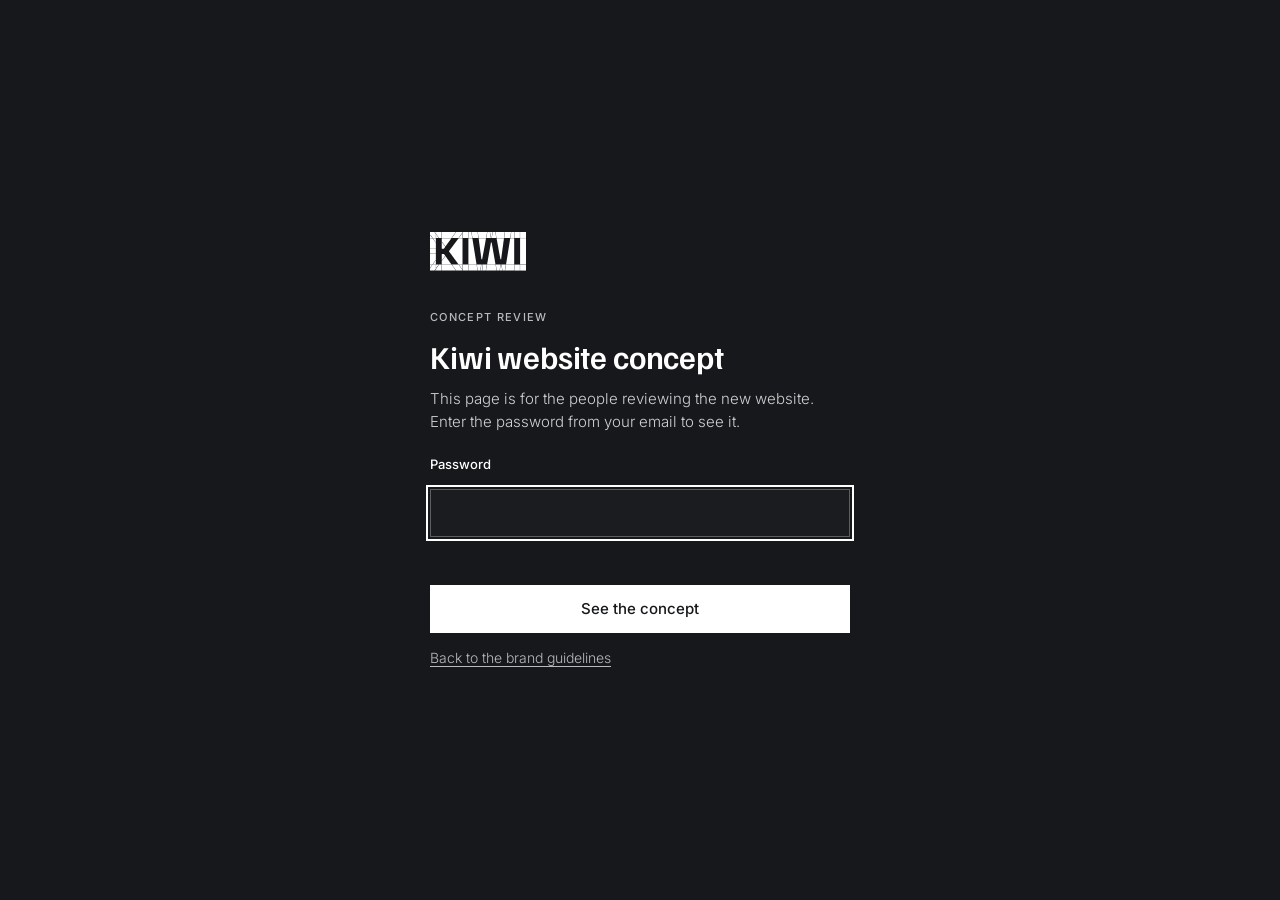
<file: concept/cookies.html>
<!DOCTYPE html>
<html lang="en-GB" data-cr-page="Cookies" data-accent="cyan">
<head>
<meta charset="utf-8">
<meta name="viewport" content="width=device-width, initial-scale=1, viewport-fit=cover">
<title>Cookies · Kiwi</title>
<meta name="description" content="The cookies this site uses.">
<meta name="robots" content="noindex, nofollow">
<script>document.documentElement.classList.add("kw-js");if(location.protocol!=="file:")["familjen-grotesk-latin","inter-latin"].forEach(f=>{const l=document.createElement("link");l.rel="preload";l.as="font";l.type="font/woff2";l.crossOrigin="";l.href="assets/fonts/"+f+".woff2";document.head.appendChild(l)})</script>
<link rel="stylesheet" href="assets/kiwi.css">
<script src="assets/kiwi.js" defer></script>
<script>/* Concept gate: opened on its own, a concept page sends people to the password screen first */(()=>{try{if(window.parent===window&&localStorage.getItem('kiwi-cr')!=='1')location.replace('../concept-review.html')}catch(_){}})();</script>
</head>
<body>
<a class="kw-skip" href="#main">Skip to content</a>
<header class="kw-header kw-header--over kw-on-dark" data-section="header" data-cr-shared data-label="Navigation">
<div class="kw-header__in">
<a class="kw-header__logo" href="home.html" aria-label="Kiwi home"><svg class="kw-header__logo-svg" viewBox="0 0 280 80" fill="none" xmlns="http://www.w3.org/2000/svg" aria-hidden="true" focusable="false">
<path d="M279.12 0V79.1201H200V79.1172H187.685V66.8506H200V78.1201H278.12V1H200V12.2432H187.685V0H279.12ZM12.2031 75.0391L9.13574 79.1172H0V74.2617L5.42578 66.8506H12.2031V75.0391ZM12.2031 79.1172H9.61719L12.2031 75.6787V79.1172ZM24.085 79.1172H12.5859V75.1699L18.8438 66.8506H24.085V79.1172ZM53.8848 79.1172H24.4688V66.8506H44.9053L53.8848 79.1172ZM67.7402 77.8779V79.1172H54.3604L45.3799 66.8506H59.4453L67.7402 77.8779ZM68.6719 79.1172H68.123V78.3877L68.6719 79.1172ZM79.6221 79.1172H69.1523L68.123 77.749V66.8506H79.6221V79.1172ZM99.0596 79.1172H80.0059V66.8506H97.0518L99.0596 79.1172ZM104.401 79.1172H99.4482L97.4404 66.8506H106.677L104.401 79.1172ZM109.941 79.1172H104.789L107.065 66.8506H108.279L109.941 79.1172ZM116.275 79.1172H110.328L108.666 66.8506H118.464L116.275 79.1172ZM138.745 79.1172H116.665L118.853 66.8506H136.557L138.745 79.1172ZM145.097 79.1172H139.136L136.947 66.8506H146.76L145.097 79.1172ZM150.645 79.1172H145.483L147.146 66.8506H148.365L150.645 79.1172ZM155.981 79.1172H151.034L148.755 66.8506H157.989L155.981 79.1172ZM175.416 79.1172H156.37L158.378 66.8506H175.416V79.1172ZM187.302 79.1172H175.798V66.8506H187.302V79.1172ZM67.7402 77.2402L59.9248 66.8506H67.7402V77.2402ZM12.5859 74.5303V66.8506H18.3623L12.5859 74.5303ZM0 73.6143V66.8506H4.95117L0 73.6143ZM219.359 62.8809C219.359 64.0158 219.571 64.8447 219.994 65.3672C220.426 65.8896 221.102 66.1513 222.021 66.1514C222.939 66.1514 223.611 65.8896 224.034 65.3672C224.466 64.8447 224.683 64.0156 224.683 62.8809V56.6387H226.169V62.8135C226.169 64.2816 225.835 65.4077 225.169 66.1914C224.511 66.975 223.453 67.3671 221.994 67.3672C220.553 67.3672 219.494 66.9751 218.818 66.1914C218.152 65.4077 217.818 64.2816 217.818 62.8135V56.6387H219.359V62.8809ZM212.122 56.6387C213.356 56.6387 214.261 56.8734 214.838 57.3418C215.423 57.8011 215.716 58.4179 215.716 59.1924C215.716 59.6788 215.585 60.1119 215.324 60.4902C215.072 60.8684 214.68 61.12 214.148 61.2461V61.5703C214.824 61.6874 215.333 61.9668 215.676 62.4082C216.027 62.8406 216.202 63.4041 216.202 64.0977C216.202 65.0163 215.887 65.7597 215.257 66.3271C214.626 66.8946 213.653 67.1777 212.338 67.1777H208.501V56.6387H212.122ZM229.879 67.1777H228.366V56.6387H229.879V67.1777ZM233.59 65.9082H238.562V67.1777H232.076V56.6387H233.59V65.9082ZM243.629 56.6387C245.448 56.6387 246.763 57.1027 247.574 58.0303C248.394 58.949 248.804 60.2419 248.804 61.9082C248.804 63.5746 248.394 64.872 247.574 65.7998C246.764 66.7186 245.448 67.1777 243.629 67.1777H240.184V56.6387H243.629ZM12.2031 56.9443L5.23145 66.4678H0V44.9404H12.2031V56.9443ZM12.2031 66.4678H5.70605L12.2031 57.5918V66.4678ZM44.625 66.4678H24.4688V59.3721L32.0508 49.291L44.625 66.4678ZM67.7402 66.4678H59.6377L39.3838 39.542L59.6289 12.626H67.7402V66.4678ZM88.2119 12.8398V12.8701L96.9873 66.4678H80.0059V12.626H88.1768L88.2119 12.8398ZM136.488 66.4678H118.921L126.943 21.4971H128.465L136.488 66.4678ZM175.416 66.4678H158.44L167.219 12.8555V12.8398L167.254 12.626H175.416V66.4678ZM200 66.4678H187.686V12.626H200V66.4678ZM209.987 65.9619H212.324C213.153 65.9619 213.753 65.7952 214.122 65.4619C214.5 65.1197 214.689 64.6378 214.689 64.0166C214.689 63.4131 214.504 62.9446 214.135 62.6113C213.765 62.2781 213.171 62.1113 212.352 62.1113H209.987V65.9619ZM241.71 65.9082H243.494C244.404 65.9082 245.133 65.7638 245.683 65.4756C246.241 65.1783 246.643 64.7322 246.886 64.1377C247.138 63.5432 247.264 62.7998 247.264 61.9082C247.264 61.0076 247.138 60.2642 246.886 59.6787C246.643 59.0843 246.241 58.6427 245.683 58.3545C245.133 58.0574 244.404 57.9092 243.494 57.9092H241.71V65.9082ZM209.987 60.9355H212.148C212.851 60.9355 213.374 60.8096 213.716 60.5576C214.058 60.3054 214.229 59.9179 214.229 59.3955C214.229 58.3686 213.536 57.8555 212.148 57.8555H209.987V60.9355ZM31.8135 48.9668L24.4688 58.7324V44.9414H28.8672L31.8135 48.9668ZM108.708 55.8994H107.187L101.317 12.626H116.736L108.708 55.8994ZM148.241 55.8994H146.72L138.687 12.626H154.11L148.241 55.8994ZM256.243 34.1943C257.09 34.1944 257.815 34.3434 258.418 34.6406C259.021 34.9379 259.499 35.3654 259.851 35.9238C260.202 36.4733 260.423 37.1355 260.513 37.9102H259.026C258.918 37.1175 258.621 36.5046 258.135 36.0723C257.657 35.6309 257.004 35.4102 256.175 35.4102C255.112 35.4103 254.324 35.7893 253.811 36.5459C253.306 37.3024 253.054 38.3245 253.054 39.6123C253.054 40.9905 253.324 42.0588 253.864 42.8154C254.414 43.572 255.207 43.9502 256.243 43.9502C257.126 43.9501 257.814 43.6883 258.31 43.166C258.805 42.6436 259.076 41.9189 259.121 40.9912H255.675V39.7744H260.539V44.9365H259.323V43.6396H258.999C258.801 44.0448 258.472 44.3962 258.013 44.6934C257.562 44.9905 256.914 45.1386 256.067 45.1387C255.068 45.1387 254.229 44.9049 253.554 44.4365C252.878 43.9592 252.37 43.306 252.027 42.4775C251.685 41.6398 251.514 40.6889 251.514 39.626C251.514 38.5543 251.685 37.6133 252.027 36.8027C252.37 35.983 252.892 35.3432 253.595 34.8838C254.297 34.4244 255.18 34.1943 256.243 34.1943ZM214.055 43.7207H214.379L217.229 34.3975H219.986V44.9365H218.473V35.6943H218.148L215.393 44.9365H212.96L210.204 35.6943H209.88V44.9365H208.501V34.3975H211.258L214.055 43.7207ZM230.625 44.8555V44.9365H229.044L228.074 41.8691H223.771L222.802 44.9365H221.329V44.8555L224.761 34.3975H227.192L230.625 44.8555ZM238.783 43.7334H239.107V34.3975H240.486V44.9365H237.729L233.541 35.5996H233.217V44.9365H231.839V34.3975H234.595L238.783 43.7334ZM251.008 44.8555V44.9365H249.427L248.457 41.8691H244.154L243.185 44.9365H241.712V44.8555L245.144 34.3975H247.575L251.008 44.8555ZM269.543 35.667H264.301V38.6533H268.436V39.8691H264.301V43.666H269.624V44.9365H262.787V34.3975H269.543V35.667ZM12.2031 44.5586H0V34.4873H12.2031V44.5586ZM224.173 40.5986H227.673L226.085 35.5723H225.761L224.173 40.5986ZM244.556 40.5986H248.056L246.468 35.5723H246.144L244.556 40.5986ZM12.2031 22.1777V34.1055H0V12.626H5.21094L12.2031 22.1777ZM31.8271 30.1338L28.9229 34.1055H24.4688V20.3496L31.8271 30.1338ZM32.0645 29.8105L24.4688 19.7119V12.626H44.6357L32.0645 29.8105ZM230.892 11.75C231.711 11.75 232.387 11.8991 232.918 12.1963C233.449 12.4845 233.851 12.8673 234.121 13.3447C234.391 13.822 234.544 14.3494 234.58 14.9258H233.121C233.094 14.5925 232.999 14.2767 232.837 13.9795C232.684 13.6823 232.445 13.4391 232.121 13.25C231.797 13.0608 231.368 12.9658 230.837 12.9658C230.261 12.9659 229.797 13.0972 229.445 13.3584C229.103 13.6106 228.933 13.9619 228.933 14.4121C228.933 14.9164 229.13 15.304 229.526 15.5742C229.932 15.8445 230.414 16.0689 230.973 16.249L231.999 16.5869C232.512 16.7491 232.995 16.9474 233.445 17.1816C233.905 17.4158 234.274 17.727 234.553 18.1143C234.841 18.4925 234.985 19.0012 234.985 19.6406C234.985 20.6135 234.647 21.366 233.972 21.8975C233.296 22.4288 232.395 22.6943 231.27 22.6943C230.585 22.6943 229.981 22.6003 229.459 22.4111C228.946 22.222 228.509 21.9602 228.148 21.627C227.797 21.2848 227.522 20.8887 227.324 20.4385C227.135 19.9881 227.022 19.501 226.986 18.9785H228.446C228.473 19.3929 228.594 19.7943 228.811 20.1816C229.027 20.5599 229.343 20.8701 229.757 21.1133C230.18 21.3564 230.707 21.4785 231.337 21.4785C232.022 21.4785 232.558 21.3295 232.945 21.0322C233.332 20.726 233.526 20.3114 233.526 19.7891C233.526 19.2669 233.337 18.8661 232.959 18.5869C232.59 18.3077 232.121 18.0739 231.554 17.8848L230.54 17.5469C230.027 17.3757 229.536 17.1773 229.067 16.9521C228.599 16.7179 228.216 16.4115 227.919 16.0332C227.622 15.6549 227.473 15.1594 227.473 14.5469C227.473 13.9526 227.617 13.4484 227.905 13.0342C228.193 12.6199 228.594 12.3041 229.107 12.0879C229.621 11.8627 230.216 11.75 230.892 11.75ZM244.979 11.75C245.825 11.75 246.551 11.899 247.154 12.1963C247.758 12.4935 248.236 12.9211 248.587 13.4795C248.938 14.0289 249.159 14.6912 249.249 15.4658H247.763C247.655 14.6731 247.357 14.0603 246.87 13.6279C246.393 13.1868 245.74 12.9658 244.911 12.9658C243.848 12.9659 243.06 13.345 242.547 14.1016C242.043 14.8581 241.79 15.8802 241.79 17.168C241.79 18.5459 242.06 19.6135 242.601 20.3701C243.15 21.1267 243.943 21.5058 244.979 21.5059C245.861 21.5059 246.55 21.2441 247.046 20.7217C247.541 20.1993 247.811 19.4745 247.856 18.5469H244.411V17.3301H249.275V22.4922H248.06V21.1943H247.735C247.537 21.5997 247.208 21.9518 246.749 22.249C246.299 22.5462 245.65 22.6943 244.804 22.6943C243.804 22.6943 242.966 22.4605 242.29 21.9922C241.615 21.5149 241.106 20.8617 240.764 20.0332C240.421 19.1955 240.25 18.2446 240.25 17.1816C240.25 16.1098 240.421 15.1681 240.764 14.3574C241.106 13.538 241.629 12.8988 242.331 12.4395C243.034 11.9802 243.916 11.7501 244.979 11.75ZM211.945 11.9531C213.765 11.9531 215.08 12.4169 215.891 13.3447C216.71 14.2635 217.12 15.5562 217.12 17.2227C217.12 18.8889 216.71 20.1855 215.891 21.1133C215.08 22.0321 213.765 22.4922 211.945 22.4922H208.5V11.9531H211.945ZM225.661 13.2227H220.419V16.209H224.554V17.4248H220.419V21.2217H225.742V22.4922H218.905V11.9531H225.661V13.2227ZM238.414 22.4922H236.9V11.9531H238.414V22.4922ZM258.372 21.2891H258.696V11.9531H260.074V22.4922H257.317L253.129 13.1553H252.805V22.4922H251.427V11.9531H254.183L258.372 21.2891ZM12.2031 21.5293L5.68555 12.626H12.2031V21.5293ZM210.026 21.2217H211.811C212.72 21.2217 213.45 21.0773 213.999 20.7891C214.557 20.4918 214.959 20.0466 215.202 19.4521C215.454 18.8577 215.58 18.1143 215.58 17.2227C215.58 16.3221 215.454 15.5786 215.202 14.9932C214.959 14.3987 214.558 13.9572 213.999 13.6689C213.45 13.3717 212.72 13.2227 211.811 13.2227H210.026V21.2217ZM4.93066 12.2432H0V5.50684L4.93066 12.2432ZM12.2031 4.04297V12.2432H5.40527L0 4.8584V0H9.16211L12.2031 4.04297ZM18.3711 12.2432H12.5859V4.55176L18.3711 12.2432ZM24.085 12.2432H18.8516L12.5859 3.91406V0H24.085V12.2432ZM44.9268 12.2432H24.4688V0H53.8887L44.9268 12.2432ZM67.7402 1.2041L59.4365 12.2432H45.4004L54.3623 0H67.7402V1.2041ZM67.7402 12.2432H59.917L67.7402 1.84277V12.2432ZM79.6221 12.2432H68.123V1.33398L69.127 0H79.6221V12.2432ZM88.1143 12.2432H80.0059V0H86.1104L88.1143 12.2432ZM100.877 12.2432H88.502L86.498 0H99.2168L100.877 12.2432ZM116.808 12.2432H101.263L99.6035 0H119.079L116.808 12.2432ZM126.814 12.2432H117.196L119.468 0H124.631L126.814 12.2432ZM128.206 12.2432H127.204L125.02 0H130.39L128.206 12.2432ZM138.218 12.2432H128.595L130.778 0H135.943L138.218 12.2432ZM154.163 12.2432H138.607L136.332 0H155.822L154.163 12.2432ZM166.929 12.2432H154.549L156.208 0H168.933L166.929 12.2432ZM175.416 12.2432H167.316L169.32 0H175.416V12.2432ZM187.302 12.2432H175.798V0H187.302V12.2432ZM12.2031 3.4043L9.64258 0H12.2031V3.4043ZM68.123 0.695312V0H68.6465L68.123 0.695312Z" fill="currentColor"/>
</svg></a>
<nav class="kw-header__nav" aria-label="Main">
<ul class="kw-header__links">
<li><a class="kw-header__link" href="our-work.html">Our work</a></li>
<li><a class="kw-header__link" href="home.html#what-we-do">What we do</a></li>
<li><a class="kw-header__link" href="home.html#about">About</a></li>
</ul>
<i class="kw-header__bar" aria-hidden="true"></i>
<a class="kw-btn kw-btn--light kw-btn--on-photo kw-header__cta" href="contact.html"><span class="kw-btn__label">Contact</span><span class="kw-btn__box"><svg viewBox="0 0 24 24" aria-hidden="true" focusable="false"><path d="M6.29425 17.6443L5.25 16.6L15.0905 6.75H6.14425V5.25H17.6443V16.75H16.1443V7.80375L6.29425 17.6443Z" fill="currentColor"/></svg></span></a>
</nav>
<button type="button" class="kw-header__burger" aria-expanded="false" aria-controls="kw-menu" hidden><span class="kw-header__burger-lines" aria-hidden="true"><i></i><i></i><i></i></span><span class="kw-header__burger-label kw-sr">Menu</span></button>
</div>
<div class="kw-menu" id="kw-menu" hidden>
<nav aria-label="Main">
<ol class="kw-menu__list">
<li><a class="kw-menu__link" href="our-work.html"><span class="kw-menu__n" aria-hidden="true">01</span>Our work</a></li>
<li><a class="kw-menu__link" href="home.html#what-we-do"><span class="kw-menu__n" aria-hidden="true">02</span>What we do</a></li>
<li><a class="kw-menu__link" href="home.html#about"><span class="kw-menu__n" aria-hidden="true">03</span>About</a></li>
<li><a class="kw-menu__link" href="contact.html"><span class="kw-menu__n" aria-hidden="true">04</span>Contact</a></li>
</ol>
</nav>
</div>
</header>
<main id="main">
<section class="kw-section kw-dark kw-phead kw-on-dark" data-section="page-head" data-label="Cookies header" data-motion aria-labelledby="kw-phead-title">
<div class="kw-phead__in">
<svg class="kw-phead__lines" aria-hidden="true" focusable="false"></svg><svg class="kw-phead__lines kw-phead__lines--spot" aria-hidden="true" focusable="false"></svg>
<div class="kw-phead__fade" aria-hidden="true"></div>
<div class="kw-wrap kw-phead__copy">
<div class="kw-phead__main">
<p class="kw-eyebrow-dot" data-reveal="rise">Legal</p>
<h1 class="kw-phead__title kw-words" id="kw-phead-title" data-delay="300">How we use <span class="kw-key">cookies.</span></h1>
<p class="kw-phead__line">Which cookies this site uses, and how to turn them off.</p>
</div>
<dl class="kw-phead__aside kw-phead__facts"><div><dt>Last updated</dt><dd>19 October 2026</dd></div><div><dt>Company</dt><dd>Kiwi Design Limited</dd></div></dl>
</div>
</div>
</section>
<section class="kw-section kw-light kw-legal" data-section="legal" data-label="Cookies" data-motion>
<div class="kw-wrap kw-legal__in">
<nav class="kw-legal__toc" aria-label="On this page" data-reveal="lift"><p class="kw-legal__toc-h">On this page</p><ol><li><a href="#what">What cookies are</a></li><li><a href="#ours">The cookies we use</a></li><li><a href="#maps">Other sites</a></li><li><a href="#control">Turning cookies off</a></li><li><a href="#contact-link">Questions</a></li></ol></nav>
<div class="kw-legal__body" data-reveal="lift" data-delay="150"><section class="kw-legal__sec" id="what" aria-labelledby="what-h"><h2 class="kw-legal__h" id="what-h">What cookies are</h2><p>Cookies are small files a website saves on your device. Some are needed for the site to work. Others measure how a site is used, or follow you across the web for advertising.</p></section><section class="kw-legal__sec" id="ours" aria-labelledby="ours-h"><h2 class="kw-legal__h" id="ours-h">The cookies we use</h2><p>This site only uses what it needs to work. It sets no advertising or tracking cookies.</p><table class="kw-legal__table"><thead><tr><th scope="col">Name</th><th scope="col">What it does</th><th scope="col">How long</th></tr></thead><tbody><tr><td>kw-cookie-ok</td><td>Remembers that you&rsquo;ve seen the cookie notice, so it doesn&rsquo;t show again. Stored in your browser, not sent to us.</td><td>Until you clear it</td></tr></tbody></table><p>If we add analytics later, we&rsquo;ll list it here and ask before we set it.</p></section><section class="kw-legal__sec" id="maps" aria-labelledby="maps-h"><h2 class="kw-legal__h" id="maps-h">Other sites</h2><p>The map on our contact page comes from Google Maps, and Get directions opens it. Our social links open Instagram and YouTube. Those sites set their own cookies under their own policies.</p></section><section class="kw-legal__sec" id="control" aria-labelledby="control-h"><h2 class="kw-legal__h" id="control-h">Turning cookies off</h2><p>You can block or delete cookies in your browser settings. The site will still work; the cookie notice will just show again.</p></section><section class="kw-legal__sec" id="contact-link" aria-labelledby="contact-link-h"><h2 class="kw-legal__h" id="contact-link-h">Questions</h2><p>Email <a href="mailto:enquiries@wearekiwi.co.uk">enquiries@wearekiwi.co.uk</a> or read our <a href="privacy.html">privacy policy</a>.</p></section></div>
</div>
</section>
</main>
<footer class="kw-footer kw-dark kw-on-dark" data-section="footer" data-cr-shared data-label="Footer" data-motion>
<div class="kw-ticker" aria-label="40 years. Making it happen since 1986. From the first drawing to handover." role="img">
<div class="kw-ticker__track" aria-hidden="true"><span class="kw-ticker__item"><b class="kw-ticker__n">40</b> years</span><span class="kw-ticker__dot" aria-hidden="true"></span><span class="kw-ticker__item">Making it happen since 1986</span><span class="kw-ticker__dot" aria-hidden="true"></span><span class="kw-ticker__item">From the first drawing to handover</span><span class="kw-ticker__dot" aria-hidden="true"></span><span class="kw-ticker__item"><b class="kw-ticker__n">40</b> years</span><span class="kw-ticker__dot" aria-hidden="true"></span><span class="kw-ticker__item">Making it happen since 1986</span><span class="kw-ticker__dot" aria-hidden="true"></span><span class="kw-ticker__item">From the first drawing to handover</span><span class="kw-ticker__dot" aria-hidden="true"></span></div><div class="kw-ticker__track" aria-hidden="true"><span class="kw-ticker__item"><b class="kw-ticker__n">40</b> years</span><span class="kw-ticker__dot" aria-hidden="true"></span><span class="kw-ticker__item">Making it happen since 1986</span><span class="kw-ticker__dot" aria-hidden="true"></span><span class="kw-ticker__item">From the first drawing to handover</span><span class="kw-ticker__dot" aria-hidden="true"></span><span class="kw-ticker__item"><b class="kw-ticker__n">40</b> years</span><span class="kw-ticker__dot" aria-hidden="true"></span><span class="kw-ticker__item">Making it happen since 1986</span><span class="kw-ticker__dot" aria-hidden="true"></span><span class="kw-ticker__item">From the first drawing to handover</span><span class="kw-ticker__dot" aria-hidden="true"></span></div>
</div>
<div class="kw-wrap kw-footer__in">
<div class="kw-footer__top">
<a class="kw-footer__logo" href="home.html" aria-label="Kiwi home"><svg class="kw-footer__logo-svg" viewBox="0 0 200 80" fill="none" xmlns="http://www.w3.org/2000/svg" aria-hidden="true" focusable="false">
<path d="M12.2031 66.8506V75.0391L9.13574 79.1172H0V74.2617L5.42578 66.8506H12.2031Z" fill="currentColor"/>
<path d="M12.2031 79.1172H9.61719L12.2031 75.6787V79.1172Z" fill="currentColor"/>
<path d="M24.085 66.8506V79.1172H12.5859V75.1699L18.8438 66.8506H24.085Z" fill="currentColor"/>
<path d="M44.9053 66.8506L53.8848 79.1172H24.4688V66.8506H44.9053Z" fill="currentColor"/>
<path d="M59.4453 66.8506L67.7402 77.8779V79.1172H54.3604L45.3799 66.8506H59.4453Z" fill="currentColor"/>
<path d="M68.6719 79.1172H68.123V78.3877L68.6719 79.1172Z" fill="currentColor"/>
<path d="M79.6221 66.8506V79.1172H69.1523L68.123 77.749V66.8506H79.6221Z" fill="currentColor"/>
<path d="M97.0518 66.8506L99.0596 79.1172H80.0059V66.8506H97.0518Z" fill="currentColor"/>
<path d="M106.677 66.8506L104.401 79.1172H99.4482L97.4404 66.8506H106.677Z" fill="currentColor"/>
<path d="M108.279 66.8506L109.941 79.1172H104.789L107.065 66.8506H108.279Z" fill="currentColor"/>
<path d="M118.464 66.8506L116.275 79.1172H110.328L108.666 66.8506H118.464Z" fill="currentColor"/>
<path d="M136.557 66.8506L138.745 79.1172H116.665L118.853 66.8506H136.557Z" fill="currentColor"/>
<path d="M146.76 66.8506L145.097 79.1172H139.136L136.947 66.8506H146.76Z" fill="currentColor"/>
<path d="M148.365 66.8506L150.645 79.1172H145.483L147.146 66.8506H148.365Z" fill="currentColor"/>
<path d="M157.989 66.8506L155.981 79.1172H151.034L148.755 66.8506H157.989Z" fill="currentColor"/>
<path d="M175.416 66.8506V79.1172H156.37L158.378 66.8506H175.416Z" fill="currentColor"/>
<path d="M187.302 66.8506V79.1172H175.798V66.8506H187.302Z" fill="currentColor"/>
<path d="M200 66.8506V79.1172H187.685V66.8506H200Z" fill="currentColor"/>
<path d="M67.7402 66.8506V77.2402L59.9248 66.8506H67.7402Z" fill="currentColor"/>
<path d="M18.3623 66.8506L12.5859 74.5303V66.8506H18.3623Z" fill="currentColor"/>
<path d="M4.95117 66.8506L0 73.6143V66.8506H4.95117Z" fill="currentColor"/>
<path d="M200 66.4678H187.686V12.626H200V66.4678Z" fill="currentColor"/>
<path d="M12.2031 44.9404V56.9443L5.23145 66.4678H0V44.9404H12.2031Z" fill="currentColor"/>
<path d="M12.2031 66.4678H5.70605L12.2031 57.5918V66.4678Z" fill="currentColor"/>
<path d="M44.625 66.4678H24.4688V59.3721L32.0508 49.291L44.625 66.4678Z" fill="currentColor"/>
<path d="M67.7402 12.626V66.4678H59.6377L39.3838 39.542L59.6289 12.626H67.7402Z" fill="currentColor"/>
<path d="M136.488 66.4678H118.921L126.943 21.4971H128.465L136.488 66.4678Z" fill="currentColor"/>
<path d="M175.416 12.626V66.4678H158.44L167.219 12.8555V12.8398L167.254 12.626H175.416Z" fill="currentColor"/>
<path d="M88.1768 12.626L88.2119 12.8398V12.8701L96.9873 66.4678H80.0059V12.626H88.1768Z" fill="currentColor"/>
<path d="M31.8135 48.9668L24.4688 58.7324V44.9414H28.8672L31.8135 48.9668Z" fill="currentColor"/>
<path d="M116.736 12.626L108.708 55.8994H107.187L101.317 12.626H116.736Z" fill="currentColor"/>
<path d="M154.11 12.626L148.241 55.8994H146.72L138.687 12.626H154.11Z" fill="currentColor"/>
<path d="M12.2031 34.4873V44.5586H0V34.4873H12.2031Z" fill="currentColor"/>
<path d="M5.21094 12.626L12.2031 22.1777V34.1055H0V12.626H5.21094Z" fill="currentColor"/>
<path d="M31.8271 30.1338L28.9229 34.1055H24.4688V20.3496L31.8271 30.1338Z" fill="currentColor"/>
<path d="M44.6357 12.626L32.0645 29.8105L24.4688 19.7119V12.626H44.6357Z" fill="currentColor"/>
<path d="M12.2031 12.626V21.5293L5.68555 12.626H12.2031Z" fill="currentColor"/>
<path d="M4.93066 12.2432H0V5.50684L4.93066 12.2432Z" fill="currentColor"/>
<path d="M12.2031 4.04297V12.2432H5.40527L0 4.8584V0H9.16211L12.2031 4.04297Z" fill="currentColor"/>
<path d="M18.3711 12.2432H12.5859V4.55176L18.3711 12.2432Z" fill="currentColor"/>
<path d="M24.085 12.2432H18.8516L12.5859 3.91406V0H24.085V12.2432Z" fill="currentColor"/>
<path d="M44.9268 12.2432H24.4688V0H53.8887L44.9268 12.2432Z" fill="currentColor"/>
<path d="M67.7402 1.2041L59.4365 12.2432H45.4004L54.3623 0H67.7402V1.2041Z" fill="currentColor"/>
<path d="M67.7402 12.2432H59.917L67.7402 1.84277V12.2432Z" fill="currentColor"/>
<path d="M79.6221 12.2432H68.123V1.33398L69.127 0H79.6221V12.2432Z" fill="currentColor"/>
<path d="M88.1143 12.2432H80.0059V0H86.1104L88.1143 12.2432Z" fill="currentColor"/>
<path d="M100.877 12.2432H88.502L86.498 0H99.2168L100.877 12.2432Z" fill="currentColor"/>
<path d="M116.808 12.2432H101.263L99.6035 0H119.079L116.808 12.2432Z" fill="currentColor"/>
<path d="M126.814 12.2432H117.196L119.468 0H124.631L126.814 12.2432Z" fill="currentColor"/>
<path d="M128.206 12.2432H127.204L125.02 0H130.39L128.206 12.2432Z" fill="currentColor"/>
<path d="M138.218 12.2432H128.595L130.778 0H135.943L138.218 12.2432Z" fill="currentColor"/>
<path d="M154.163 12.2432H138.607L136.332 0H155.822L154.163 12.2432Z" fill="currentColor"/>
<path d="M166.929 12.2432H154.549L156.208 0H168.933L166.929 12.2432Z" fill="currentColor"/>
<path d="M175.416 12.2432H167.316L169.32 0H175.416V12.2432Z" fill="currentColor"/>
<path d="M187.302 12.2432H175.798V0H187.302V12.2432Z" fill="currentColor"/>
<path d="M200 12.2432H187.685V0H200V12.2432Z" fill="currentColor"/>
<path d="M12.2031 3.4043L9.64258 0H12.2031V3.4043Z" fill="currentColor"/>
<path d="M68.123 0.695312V0H68.6465L68.123 0.695312Z" fill="currentColor"/>
</svg></a>
<p class="kw-footer__strap kw-words">Design, Manage, Build.</p>
</div>
<div class="kw-footer__cols">
<nav class="kw-footer__col" aria-label="Footer">
<h2 class="kw-footer__h" data-reveal="rise">Explore</h2>
<ul><li><a href="our-work.html">Our work</a></li><li><a href="home.html#what-we-do">What we do</a></li><li><a href="home.html#about">About</a></li><li><a href="careers.html">Careers</a></li><li><a href="contact.html">Contact</a></li></ul>
</nav>
<div class="kw-footer__col">
<h2 class="kw-footer__h" data-reveal="rise">Visit</h2>
<address>Kiwi, 9 Bessemer Close<br>Ebblake Industrial Estate<br>Verwood, Dorset BH31 6AZ</address>
</div>
<div class="kw-footer__col">
<h2 class="kw-footer__h" data-reveal="rise">Talk to us</h2>
<ul><li><a href="tel:+441202501745">01202 501745</a></li><li><a href="mailto:enquiries@wearekiwi.co.uk">enquiries@wearekiwi.co.uk</a></li><li class="kw-footer__hours">Monday to Friday, 8am to 5pm</li></ul>
<ul class="kw-footer__socials"><li><a class="kw-footer__soc" href="https://www.linkedin.com/" data-tbc="Kiwi LinkedIn address" aria-label="Kiwi on LinkedIn" rel="noopener"><svg viewBox="0 0 24 24" aria-hidden="true" focusable="false"><path fill="currentColor" d="M20.45 20.45h-3.55v-5.57c0-1.33-.03-3.04-1.85-3.04-1.86 0-2.14 1.45-2.14 2.94v5.67H9.35V9h3.41v1.56h.05c.48-.9 1.64-1.85 3.37-1.85 3.6 0 4.27 2.37 4.27 5.46v6.28zM5.34 7.43a2.06 2.06 0 1 1 0-4.13 2.06 2.06 0 0 1 0 4.13zM7.12 20.45H3.56V9h3.56v11.45zM22.22 0H1.77C.79 0 0 .77 0 1.73v20.54C0 23.23.79 24 1.77 24h20.45c.98 0 1.78-.77 1.78-1.73V1.73C24 .77 23.2 0 22.22 0z"/></svg></a></li></ul>
</div>
<div class="kw-footer__col">
<h2 class="kw-footer__h" data-reveal="rise">Accredited</h2>
<ul class="kw-footer__badges"><li><img src="assets/badges/safecontractor.svg" width="564" height="564" alt="SafeContractor Approved" loading="lazy"></li><li><img src="assets/badges/ssip.svg" width="1003" height="646" alt="SSIP Accredited" loading="lazy"></li></ul>
</div>
</div>
<div class="kw-footer__legal">
<p>© 2026 Kiwi Design. Registered in England No. 2077828.</p>
<p><a href="privacy.html">Privacy policy</a> · <a href="cookies.html">Cookies</a></p>
</div>
</div>
</footer>
<div class="kw-cookie kw-on-dark" role="region" aria-label="Cookie notice" hidden>
<p class="kw-cookie__p">We only use the cookies this site needs to work. <a href="cookies.html">How we use cookies</a></p>
<button type="button" class="kw-btn kw-btn--accent kw-cookie__ok"><span class="kw-btn__label">OK</span></button>
</div>
<script src="review.js" defer></script>
</body>
</html>
</file>
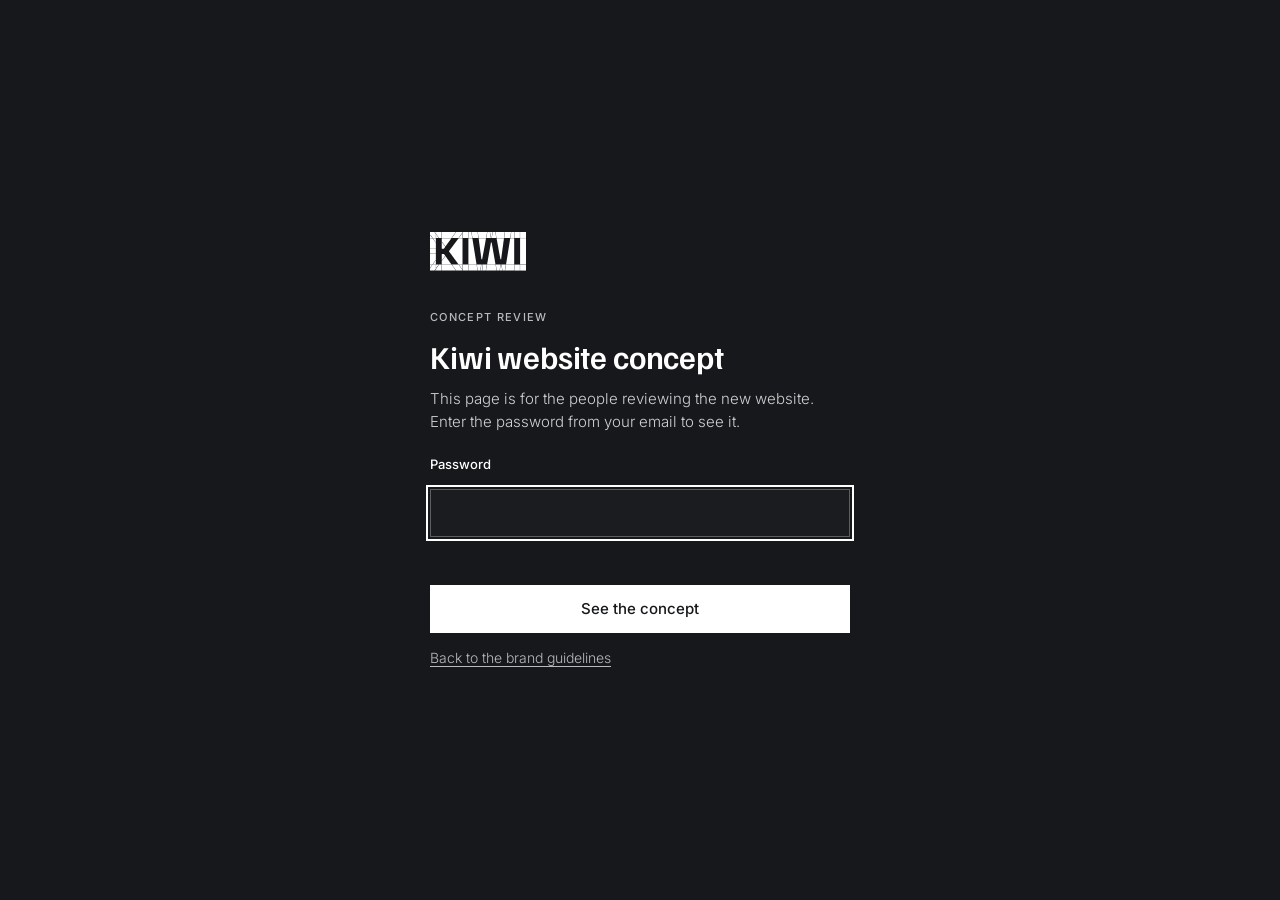
<file: concept/home.html>
<!DOCTYPE html>
<html lang="en-GB" data-cr-page="Home" data-accent="cyan">
<head>
<meta charset="utf-8">
<meta name="viewport" content="width=device-width, initial-scale=1, viewport-fit=cover">
<title>Kiwi · Fit-out for retail, leisure and entertainment</title>
<meta name="description" content="One team designs, manages and builds your fit-out, from the first drawing to handover.">
<meta name="robots" content="noindex, nofollow">
<script>document.documentElement.classList.add("kw-js");if(location.protocol!=="file:")["familjen-grotesk-latin","inter-latin"].forEach(f=>{const l=document.createElement("link");l.rel="preload";l.as="font";l.type="font/woff2";l.crossOrigin="";l.href="assets/fonts/"+f+".woff2";document.head.appendChild(l)})</script>
<link rel="stylesheet" href="assets/kiwi.css">
<script src="assets/kiwi.js" defer></script>
<script>/* Concept gate: opened on its own, a concept page sends people to the password screen first */(()=>{try{if(window.parent===window&&localStorage.getItem('kiwi-cr')!=='1')location.replace('../concept-review.html')}catch(_){}})();</script>
</head>
<body>
<a class="kw-skip" href="#main">Skip to content</a>
<header class="kw-header kw-header--over kw-on-dark" data-section="header" data-cr-shared data-label="Navigation">
<div class="kw-header__in">
<a class="kw-header__logo" href="home.html" aria-label="Kiwi home"><svg class="kw-header__logo-svg" viewBox="0 0 280 80" fill="none" xmlns="http://www.w3.org/2000/svg" aria-hidden="true" focusable="false">
<path d="M279.12 0V79.1201H200V79.1172H187.685V66.8506H200V78.1201H278.12V1H200V12.2432H187.685V0H279.12ZM12.2031 75.0391L9.13574 79.1172H0V74.2617L5.42578 66.8506H12.2031V75.0391ZM12.2031 79.1172H9.61719L12.2031 75.6787V79.1172ZM24.085 79.1172H12.5859V75.1699L18.8438 66.8506H24.085V79.1172ZM53.8848 79.1172H24.4688V66.8506H44.9053L53.8848 79.1172ZM67.7402 77.8779V79.1172H54.3604L45.3799 66.8506H59.4453L67.7402 77.8779ZM68.6719 79.1172H68.123V78.3877L68.6719 79.1172ZM79.6221 79.1172H69.1523L68.123 77.749V66.8506H79.6221V79.1172ZM99.0596 79.1172H80.0059V66.8506H97.0518L99.0596 79.1172ZM104.401 79.1172H99.4482L97.4404 66.8506H106.677L104.401 79.1172ZM109.941 79.1172H104.789L107.065 66.8506H108.279L109.941 79.1172ZM116.275 79.1172H110.328L108.666 66.8506H118.464L116.275 79.1172ZM138.745 79.1172H116.665L118.853 66.8506H136.557L138.745 79.1172ZM145.097 79.1172H139.136L136.947 66.8506H146.76L145.097 79.1172ZM150.645 79.1172H145.483L147.146 66.8506H148.365L150.645 79.1172ZM155.981 79.1172H151.034L148.755 66.8506H157.989L155.981 79.1172ZM175.416 79.1172H156.37L158.378 66.8506H175.416V79.1172ZM187.302 79.1172H175.798V66.8506H187.302V79.1172ZM67.7402 77.2402L59.9248 66.8506H67.7402V77.2402ZM12.5859 74.5303V66.8506H18.3623L12.5859 74.5303ZM0 73.6143V66.8506H4.95117L0 73.6143ZM219.359 62.8809C219.359 64.0158 219.571 64.8447 219.994 65.3672C220.426 65.8896 221.102 66.1513 222.021 66.1514C222.939 66.1514 223.611 65.8896 224.034 65.3672C224.466 64.8447 224.683 64.0156 224.683 62.8809V56.6387H226.169V62.8135C226.169 64.2816 225.835 65.4077 225.169 66.1914C224.511 66.975 223.453 67.3671 221.994 67.3672C220.553 67.3672 219.494 66.9751 218.818 66.1914C218.152 65.4077 217.818 64.2816 217.818 62.8135V56.6387H219.359V62.8809ZM212.122 56.6387C213.356 56.6387 214.261 56.8734 214.838 57.3418C215.423 57.8011 215.716 58.4179 215.716 59.1924C215.716 59.6788 215.585 60.1119 215.324 60.4902C215.072 60.8684 214.68 61.12 214.148 61.2461V61.5703C214.824 61.6874 215.333 61.9668 215.676 62.4082C216.027 62.8406 216.202 63.4041 216.202 64.0977C216.202 65.0163 215.887 65.7597 215.257 66.3271C214.626 66.8946 213.653 67.1777 212.338 67.1777H208.501V56.6387H212.122ZM229.879 67.1777H228.366V56.6387H229.879V67.1777ZM233.59 65.9082H238.562V67.1777H232.076V56.6387H233.59V65.9082ZM243.629 56.6387C245.448 56.6387 246.763 57.1027 247.574 58.0303C248.394 58.949 248.804 60.2419 248.804 61.9082C248.804 63.5746 248.394 64.872 247.574 65.7998C246.764 66.7186 245.448 67.1777 243.629 67.1777H240.184V56.6387H243.629ZM12.2031 56.9443L5.23145 66.4678H0V44.9404H12.2031V56.9443ZM12.2031 66.4678H5.70605L12.2031 57.5918V66.4678ZM44.625 66.4678H24.4688V59.3721L32.0508 49.291L44.625 66.4678ZM67.7402 66.4678H59.6377L39.3838 39.542L59.6289 12.626H67.7402V66.4678ZM88.2119 12.8398V12.8701L96.9873 66.4678H80.0059V12.626H88.1768L88.2119 12.8398ZM136.488 66.4678H118.921L126.943 21.4971H128.465L136.488 66.4678ZM175.416 66.4678H158.44L167.219 12.8555V12.8398L167.254 12.626H175.416V66.4678ZM200 66.4678H187.686V12.626H200V66.4678ZM209.987 65.9619H212.324C213.153 65.9619 213.753 65.7952 214.122 65.4619C214.5 65.1197 214.689 64.6378 214.689 64.0166C214.689 63.4131 214.504 62.9446 214.135 62.6113C213.765 62.2781 213.171 62.1113 212.352 62.1113H209.987V65.9619ZM241.71 65.9082H243.494C244.404 65.9082 245.133 65.7638 245.683 65.4756C246.241 65.1783 246.643 64.7322 246.886 64.1377C247.138 63.5432 247.264 62.7998 247.264 61.9082C247.264 61.0076 247.138 60.2642 246.886 59.6787C246.643 59.0843 246.241 58.6427 245.683 58.3545C245.133 58.0574 244.404 57.9092 243.494 57.9092H241.71V65.9082ZM209.987 60.9355H212.148C212.851 60.9355 213.374 60.8096 213.716 60.5576C214.058 60.3054 214.229 59.9179 214.229 59.3955C214.229 58.3686 213.536 57.8555 212.148 57.8555H209.987V60.9355ZM31.8135 48.9668L24.4688 58.7324V44.9414H28.8672L31.8135 48.9668ZM108.708 55.8994H107.187L101.317 12.626H116.736L108.708 55.8994ZM148.241 55.8994H146.72L138.687 12.626H154.11L148.241 55.8994ZM256.243 34.1943C257.09 34.1944 257.815 34.3434 258.418 34.6406C259.021 34.9379 259.499 35.3654 259.851 35.9238C260.202 36.4733 260.423 37.1355 260.513 37.9102H259.026C258.918 37.1175 258.621 36.5046 258.135 36.0723C257.657 35.6309 257.004 35.4102 256.175 35.4102C255.112 35.4103 254.324 35.7893 253.811 36.5459C253.306 37.3024 253.054 38.3245 253.054 39.6123C253.054 40.9905 253.324 42.0588 253.864 42.8154C254.414 43.572 255.207 43.9502 256.243 43.9502C257.126 43.9501 257.814 43.6883 258.31 43.166C258.805 42.6436 259.076 41.9189 259.121 40.9912H255.675V39.7744H260.539V44.9365H259.323V43.6396H258.999C258.801 44.0448 258.472 44.3962 258.013 44.6934C257.562 44.9905 256.914 45.1386 256.067 45.1387C255.068 45.1387 254.229 44.9049 253.554 44.4365C252.878 43.9592 252.37 43.306 252.027 42.4775C251.685 41.6398 251.514 40.6889 251.514 39.626C251.514 38.5543 251.685 37.6133 252.027 36.8027C252.37 35.983 252.892 35.3432 253.595 34.8838C254.297 34.4244 255.18 34.1943 256.243 34.1943ZM214.055 43.7207H214.379L217.229 34.3975H219.986V44.9365H218.473V35.6943H218.148L215.393 44.9365H212.96L210.204 35.6943H209.88V44.9365H208.501V34.3975H211.258L214.055 43.7207ZM230.625 44.8555V44.9365H229.044L228.074 41.8691H223.771L222.802 44.9365H221.329V44.8555L224.761 34.3975H227.192L230.625 44.8555ZM238.783 43.7334H239.107V34.3975H240.486V44.9365H237.729L233.541 35.5996H233.217V44.9365H231.839V34.3975H234.595L238.783 43.7334ZM251.008 44.8555V44.9365H249.427L248.457 41.8691H244.154L243.185 44.9365H241.712V44.8555L245.144 34.3975H247.575L251.008 44.8555ZM269.543 35.667H264.301V38.6533H268.436V39.8691H264.301V43.666H269.624V44.9365H262.787V34.3975H269.543V35.667ZM12.2031 44.5586H0V34.4873H12.2031V44.5586ZM224.173 40.5986H227.673L226.085 35.5723H225.761L224.173 40.5986ZM244.556 40.5986H248.056L246.468 35.5723H246.144L244.556 40.5986ZM12.2031 22.1777V34.1055H0V12.626H5.21094L12.2031 22.1777ZM31.8271 30.1338L28.9229 34.1055H24.4688V20.3496L31.8271 30.1338ZM32.0645 29.8105L24.4688 19.7119V12.626H44.6357L32.0645 29.8105ZM230.892 11.75C231.711 11.75 232.387 11.8991 232.918 12.1963C233.449 12.4845 233.851 12.8673 234.121 13.3447C234.391 13.822 234.544 14.3494 234.58 14.9258H233.121C233.094 14.5925 232.999 14.2767 232.837 13.9795C232.684 13.6823 232.445 13.4391 232.121 13.25C231.797 13.0608 231.368 12.9658 230.837 12.9658C230.261 12.9659 229.797 13.0972 229.445 13.3584C229.103 13.6106 228.933 13.9619 228.933 14.4121C228.933 14.9164 229.13 15.304 229.526 15.5742C229.932 15.8445 230.414 16.0689 230.973 16.249L231.999 16.5869C232.512 16.7491 232.995 16.9474 233.445 17.1816C233.905 17.4158 234.274 17.727 234.553 18.1143C234.841 18.4925 234.985 19.0012 234.985 19.6406C234.985 20.6135 234.647 21.366 233.972 21.8975C233.296 22.4288 232.395 22.6943 231.27 22.6943C230.585 22.6943 229.981 22.6003 229.459 22.4111C228.946 22.222 228.509 21.9602 228.148 21.627C227.797 21.2848 227.522 20.8887 227.324 20.4385C227.135 19.9881 227.022 19.501 226.986 18.9785H228.446C228.473 19.3929 228.594 19.7943 228.811 20.1816C229.027 20.5599 229.343 20.8701 229.757 21.1133C230.18 21.3564 230.707 21.4785 231.337 21.4785C232.022 21.4785 232.558 21.3295 232.945 21.0322C233.332 20.726 233.526 20.3114 233.526 19.7891C233.526 19.2669 233.337 18.8661 232.959 18.5869C232.59 18.3077 232.121 18.0739 231.554 17.8848L230.54 17.5469C230.027 17.3757 229.536 17.1773 229.067 16.9521C228.599 16.7179 228.216 16.4115 227.919 16.0332C227.622 15.6549 227.473 15.1594 227.473 14.5469C227.473 13.9526 227.617 13.4484 227.905 13.0342C228.193 12.6199 228.594 12.3041 229.107 12.0879C229.621 11.8627 230.216 11.75 230.892 11.75ZM244.979 11.75C245.825 11.75 246.551 11.899 247.154 12.1963C247.758 12.4935 248.236 12.9211 248.587 13.4795C248.938 14.0289 249.159 14.6912 249.249 15.4658H247.763C247.655 14.6731 247.357 14.0603 246.87 13.6279C246.393 13.1868 245.74 12.9658 244.911 12.9658C243.848 12.9659 243.06 13.345 242.547 14.1016C242.043 14.8581 241.79 15.8802 241.79 17.168C241.79 18.5459 242.06 19.6135 242.601 20.3701C243.15 21.1267 243.943 21.5058 244.979 21.5059C245.861 21.5059 246.55 21.2441 247.046 20.7217C247.541 20.1993 247.811 19.4745 247.856 18.5469H244.411V17.3301H249.275V22.4922H248.06V21.1943H247.735C247.537 21.5997 247.208 21.9518 246.749 22.249C246.299 22.5462 245.65 22.6943 244.804 22.6943C243.804 22.6943 242.966 22.4605 242.29 21.9922C241.615 21.5149 241.106 20.8617 240.764 20.0332C240.421 19.1955 240.25 18.2446 240.25 17.1816C240.25 16.1098 240.421 15.1681 240.764 14.3574C241.106 13.538 241.629 12.8988 242.331 12.4395C243.034 11.9802 243.916 11.7501 244.979 11.75ZM211.945 11.9531C213.765 11.9531 215.08 12.4169 215.891 13.3447C216.71 14.2635 217.12 15.5562 217.12 17.2227C217.12 18.8889 216.71 20.1855 215.891 21.1133C215.08 22.0321 213.765 22.4922 211.945 22.4922H208.5V11.9531H211.945ZM225.661 13.2227H220.419V16.209H224.554V17.4248H220.419V21.2217H225.742V22.4922H218.905V11.9531H225.661V13.2227ZM238.414 22.4922H236.9V11.9531H238.414V22.4922ZM258.372 21.2891H258.696V11.9531H260.074V22.4922H257.317L253.129 13.1553H252.805V22.4922H251.427V11.9531H254.183L258.372 21.2891ZM12.2031 21.5293L5.68555 12.626H12.2031V21.5293ZM210.026 21.2217H211.811C212.72 21.2217 213.45 21.0773 213.999 20.7891C214.557 20.4918 214.959 20.0466 215.202 19.4521C215.454 18.8577 215.58 18.1143 215.58 17.2227C215.58 16.3221 215.454 15.5786 215.202 14.9932C214.959 14.3987 214.558 13.9572 213.999 13.6689C213.45 13.3717 212.72 13.2227 211.811 13.2227H210.026V21.2217ZM4.93066 12.2432H0V5.50684L4.93066 12.2432ZM12.2031 4.04297V12.2432H5.40527L0 4.8584V0H9.16211L12.2031 4.04297ZM18.3711 12.2432H12.5859V4.55176L18.3711 12.2432ZM24.085 12.2432H18.8516L12.5859 3.91406V0H24.085V12.2432ZM44.9268 12.2432H24.4688V0H53.8887L44.9268 12.2432ZM67.7402 1.2041L59.4365 12.2432H45.4004L54.3623 0H67.7402V1.2041ZM67.7402 12.2432H59.917L67.7402 1.84277V12.2432ZM79.6221 12.2432H68.123V1.33398L69.127 0H79.6221V12.2432ZM88.1143 12.2432H80.0059V0H86.1104L88.1143 12.2432ZM100.877 12.2432H88.502L86.498 0H99.2168L100.877 12.2432ZM116.808 12.2432H101.263L99.6035 0H119.079L116.808 12.2432ZM126.814 12.2432H117.196L119.468 0H124.631L126.814 12.2432ZM128.206 12.2432H127.204L125.02 0H130.39L128.206 12.2432ZM138.218 12.2432H128.595L130.778 0H135.943L138.218 12.2432ZM154.163 12.2432H138.607L136.332 0H155.822L154.163 12.2432ZM166.929 12.2432H154.549L156.208 0H168.933L166.929 12.2432ZM175.416 12.2432H167.316L169.32 0H175.416V12.2432ZM187.302 12.2432H175.798V0H187.302V12.2432ZM12.2031 3.4043L9.64258 0H12.2031V3.4043ZM68.123 0.695312V0H68.6465L68.123 0.695312Z" fill="currentColor"/>
</svg></a>
<nav class="kw-header__nav" aria-label="Main">
<ul class="kw-header__links">
<li><a class="kw-header__link" href="our-work.html">Our work</a></li>
<li><a class="kw-header__link" href="#what-we-do">What we do</a></li>
<li><a class="kw-header__link" href="#about">About</a></li>
</ul>
<i class="kw-header__bar" aria-hidden="true"></i>
<a class="kw-btn kw-btn--light kw-btn--on-photo kw-header__cta" href="contact.html"><span class="kw-btn__label">Contact</span><span class="kw-btn__box"><svg viewBox="0 0 24 24" aria-hidden="true" focusable="false"><path d="M6.29425 17.6443L5.25 16.6L15.0905 6.75H6.14425V5.25H17.6443V16.75H16.1443V7.80375L6.29425 17.6443Z" fill="currentColor"/></svg></span></a>
</nav>
<button type="button" class="kw-header__burger" aria-expanded="false" aria-controls="kw-menu" hidden><span class="kw-header__burger-lines" aria-hidden="true"><i></i><i></i><i></i></span><span class="kw-header__burger-label kw-sr">Menu</span></button>
</div>
<div class="kw-menu" id="kw-menu" hidden>
<nav aria-label="Main">
<ol class="kw-menu__list">
<li><a class="kw-menu__link" href="our-work.html"><span class="kw-menu__n" aria-hidden="true">01</span>Our work</a></li>
<li><a class="kw-menu__link" href="#what-we-do"><span class="kw-menu__n" aria-hidden="true">02</span>What we do</a></li>
<li><a class="kw-menu__link" href="#about"><span class="kw-menu__n" aria-hidden="true">03</span>About</a></li>
<li><a class="kw-menu__link" href="contact.html"><span class="kw-menu__n" aria-hidden="true">04</span>Contact</a></li>
</ol>
</nav>
</div>
</header>
<main id="main">
<section class="kw-hero kw-on-dark" data-section="hero" data-label="Hero" aria-labelledby="kw-hero-title">
<div class="kw-hero__in">
<svg class="kw-hg__lines kw-hg__lines--base" aria-hidden="true" focusable="false"></svg>
<div class="kw-hg__window" aria-hidden="true">
<picture><source media="(max-width: 719px)" srcset="kiwi-images/hero/retail-jd-mall-shopfront-p402.webp 402w, kiwi-images/hero/retail-jd-mall-shopfront-p648.webp 648w" sizes="max(100vw, 50vh)" width="648" height="1296"><img src="kiwi-images/hero/retail-jd-mall-shopfront-1200.webp" srcset="kiwi-images/hero/retail-jd-mall-shopfront-480.webp 480w, kiwi-images/hero/retail-jd-mall-shopfront-800.webp 800w, kiwi-images/hero/retail-jd-mall-shopfront-1200.webp 1200w, kiwi-images/hero/retail-jd-mall-shopfront-1600.webp 1600w, kiwi-images/hero/retail-jd-mall-shopfront-2000.webp 2000w, kiwi-images/hero/retail-jd-mall-shopfront.webp 2560w" sizes="(max-width: 719px) 1920px, (max-width: 1023px) calc(-25.35vw + 1396px), (max-width: 1439px) 111vw, (max-width: 1919px) calc(-13.36vw + 1792px), calc(160vw - 1536px)" width="2560" height="1296" class="kw-hg__photo" alt="" fetchpriority="high" decoding="async" data-edit="hero-photo"></picture>
<picture><source media="(max-width: 719px)" srcset="kiwi-images/hero/gym-weights-floor-p446.webp 446w, kiwi-images/hero/gym-weights-floor-p720.webp 720w" sizes="max(100vw, 50vh)" width="720" height="1440"><img src="kiwi-images/hero/gym-weights-floor-1200.webp" srcset="kiwi-images/hero/gym-weights-floor-480.webp 480w, kiwi-images/hero/gym-weights-floor-800.webp 800w, kiwi-images/hero/gym-weights-floor-1200.webp 1200w, kiwi-images/hero/gym-weights-floor-1600.webp 1600w, kiwi-images/hero/gym-weights-floor-2000.webp 2000w, kiwi-images/hero/gym-weights-floor.webp 2560w" sizes="(max-width: 719px) 1920px, (max-width: 1023px) calc(-25.35vw + 1396px), (max-width: 1439px) 111vw, (max-width: 1919px) calc(-13.36vw + 1792px), calc(160vw - 1536px)" width="2560" height="1440" class="kw-hg__src" alt="" decoding="async" fetchpriority="low" data-edit="hero-photo-2"></picture>
<picture><source media="(max-width: 719px)" srcset="kiwi-images/hero/retail-jd-kids-floor-p581.webp 581w, kiwi-images/hero/retail-jd-kids-floor-p938.webp 938w" sizes="max(100vw, 50vh)" width="938" height="1876"><img src="kiwi-images/hero/retail-jd-kids-floor-1200.webp" srcset="kiwi-images/hero/retail-jd-kids-floor-480.webp 480w, kiwi-images/hero/retail-jd-kids-floor-800.webp 800w, kiwi-images/hero/retail-jd-kids-floor-1200.webp 1200w, kiwi-images/hero/retail-jd-kids-floor-1600.webp 1600w, kiwi-images/hero/retail-jd-kids-floor-2000.webp 2000w, kiwi-images/hero/retail-jd-kids-floor.webp 2500w" sizes="(max-width: 719px) 1920px, (max-width: 1023px) calc(-25.35vw + 1396px), (max-width: 1439px) 111vw, (max-width: 1919px) calc(-13.36vw + 1792px), calc(160vw - 1536px)" width="2500" height="1875" class="kw-hg__src" alt="" decoding="async" fetchpriority="low" data-edit="hero-photo-3"></picture>
<picture><source media="(max-width: 719px)" srcset="kiwi-images/hero/venue-pub-games-room-p446.webp 446w, kiwi-images/hero/venue-pub-games-room-p720.webp 720w" sizes="max(100vw, 50vh)" width="720" height="1440"><img src="kiwi-images/hero/venue-pub-games-room-1200.webp" srcset="kiwi-images/hero/venue-pub-games-room-480.webp 480w, kiwi-images/hero/venue-pub-games-room-800.webp 800w, kiwi-images/hero/venue-pub-games-room-1200.webp 1200w, kiwi-images/hero/venue-pub-games-room-1600.webp 1600w, kiwi-images/hero/venue-pub-games-room-2000.webp 2000w, kiwi-images/hero/venue-pub-games-room.webp 2560w" sizes="(max-width: 719px) 1920px, (max-width: 1023px) calc(-25.35vw + 1396px), (max-width: 1439px) 111vw, (max-width: 1919px) calc(-13.36vw + 1792px), calc(160vw - 1536px)" width="2560" height="1440" class="kw-hg__src" alt="" decoding="async" fetchpriority="low" data-edit="hero-photo-4"></picture>
<picture><source media="(max-width: 719px)" srcset="kiwi-images/hero/venue-social-bar-p556.webp 556w, kiwi-images/hero/venue-social-bar-p896.webp 896w" sizes="max(100vw, 50vh)" width="896" height="1792"><img src="kiwi-images/hero/venue-social-bar-1200.webp" srcset="kiwi-images/hero/venue-social-bar-480.webp 480w, kiwi-images/hero/venue-social-bar-800.webp 800w, kiwi-images/hero/venue-social-bar-1200.webp 1200w, kiwi-images/hero/venue-social-bar-1600.webp 1600w, kiwi-images/hero/venue-social-bar-2000.webp 2000w, kiwi-images/hero/venue-social-bar.webp 2400w" sizes="(max-width: 719px) 1920px, (max-width: 1023px) calc(-25.35vw + 1396px), (max-width: 1439px) 111vw, (max-width: 1919px) calc(-13.36vw + 1792px), calc(160vw - 1536px)" width="2400" height="1792" class="kw-hg__src" alt="" decoding="async" fetchpriority="low" data-edit="hero-photo-5"></picture>
<div class="kw-hg__cells"></div>
<span class="kw-hg__runner"><i></i></span>
</div>
<svg class="kw-hg__lines kw-hg__lines--spot" aria-hidden="true" focusable="false"></svg>
<div class="kw-hero__fade" aria-hidden="true"></div>
<div class="kw-hero__copy">
<p class="kw-hero__eyebrow kw-eyebrow-dash" data-edit="hero-eyebrow">Fit-out for retail, leisure and entertainment</p>
<h1 class="kw-hero__title" id="kw-hero-title" data-edit="hero-title"><span class="kw-hero__line1">We make</span> <span class="kw-hero__line2">it happen.</span></h1>
<p class="kw-hero__line" data-edit="hero-line">One team designs, manages and builds your fit-out, from the first drawing to handover.</p>
<div class="kw-hero__actions">
<p class="kw-hero__count" data-edit="hero-counter"><span class="kw-sr">40 years</span><span class="kw-hero__count-n" data-count="40" aria-hidden="true">40</span><span class="kw-hero__count-label" aria-hidden="true">years</span></p>
<a class="kw-btn kw-btn--light kw-hero__btn" href="our-work.html" data-edit="hero-button"><span class="kw-btn__label">See our work</span><span class="kw-btn__box"><svg viewBox="0 0 24 24" aria-hidden="true" focusable="false"><path d="M6.29425 17.6443L5.25 16.6L15.0905 6.75H6.14425V5.25H17.6443V16.75H16.1443V7.80375L6.29425 17.6443Z" fill="currentColor"/></svg></span></a>
</div>
</div>
</div>
</section>
<section class="kw-section kw-light kw-why" id="why-kiwi" data-section="why" data-label="Why Kiwi" data-motion data-px-scope data-spot data-glines=".kw-why__points" aria-labelledby="kw-why-title">
<svg class="kw-glines" aria-hidden="true" focusable="false"></svg><svg class="kw-glines kw-glines--spot" aria-hidden="true" focusable="false"></svg>
<div class="kw-wrap kw-why__top">
<figure class="kw-why__media kw-media" data-reveal="wipe" data-px="--px-slow">
<img decoding="async" src="kiwi-images/hero/process-plan-site-walkround-1200.webp" srcset="kiwi-images/hero/process-plan-site-walkround-480.webp 480w, kiwi-images/hero/process-plan-site-walkround-800.webp 800w, kiwi-images/hero/process-plan-site-walkround-1200.webp 1200w, kiwi-images/hero/process-plan-site-walkround-1600.webp 1600w, kiwi-images/hero/process-plan-site-walkround-2000.webp 2000w, kiwi-images/hero/process-plan-site-walkround.webp 2400w" sizes="(max-width: 719px) calc(111.55vw - 5px), (max-width: 1023px) calc(-10.02vw + 920px), (max-width: 1439px) max(64.7vw, calc(20.54vw + 607px), calc(58.21vw - 127px)), (max-width: 1919px) 931px, max(710px, 931px, calc(101.61vw - 1048px))" width="2400" height="1792" class="kw-media__img" alt="Two site managers in hard hats and hi-vis checking plans on a fit-out in progress" data-edit="why-photo" loading="lazy">
</figure>
<div class="kw-why__panel" data-px="--px-fast">
<p class="kw-eyebrow-bar" data-reveal="rise" data-delay="300" data-edit="why-eyebrow">Why Kiwi</p>
<h2 class="kw-h2 kw-words" id="kw-why-title" data-delay="400" data-edit="why-title">We see it <span class="kw-key">through.</span></h2>
<p class="kw-lead kw-why__line" data-reveal="lift" data-delay="900" data-edit="why-line">You deal with us the whole way, so nothing falls between contractors.</p>
</div>
</div>
<ol class="kw-wrap kw-why__points">
<li class="kw-why__point" data-reveal="lift" data-delay="200">
<span class="kw-why__n" aria-hidden="true">01</span>
<span class="kw-icon kw-why__icon" aria-hidden="true">design_services</span>
<h3 class="kw-why__title" data-reveal="rise" data-delay="400">Designed with you</h3>
<p class="kw-why__text">Our project managers work with you on the design, so it works on site and on budget.</p>
</li>
<li class="kw-why__point" data-reveal="lift" data-delay="320">
<span class="kw-why__n" aria-hidden="true">02</span>
<span class="kw-icon kw-why__icon" aria-hidden="true">checklist</span>
<h3 class="kw-why__title" data-reveal="rise" data-delay="400">Run by your project manager</h3>
<p class="kw-why__text">You get straight answers and clear updates from one point of contact.</p>
</li>
<li class="kw-why__point" data-reveal="lift" data-delay="440">
<span class="kw-why__n" aria-hidden="true">03</span>
<span class="kw-icon kw-why__icon" aria-hidden="true">build</span>
<h3 class="kw-why__title" data-reveal="rise" data-delay="400">Built by our own specialists</h3>
<p class="kw-why__text">A specialist team of our own, backed by subcontractors we trust.</p>
</li>
</ol>
</section>
<section class="kw-section kw-dark kw-forty kw-on-dark" id="forty-years" data-section="forty" data-label="40 years" data-motion aria-labelledby="kw-forty-title" data-preload>
<div class="kw-wrap kw-forty__top" data-px-scope>
<div class="kw-forty__copy" data-px="--px-mid">
<p class="kw-eyebrow-dot" data-reveal="rise">Since 1986</p>
<h2 class="kw-forty__title kw-words" id="kw-forty-title" data-delay="100">Guided by <span class="kw-key">40 years</span> of experience.</h2>
<p class="kw-forty__years" data-reveal="lift" data-delay="800"><span>1986</span><i aria-hidden="true"></i><span class="kw-forty__now" data-from="1986">2026</span></p>
<p class="kw-lead" data-reveal="lift" data-delay="1000">Forty years of shops, gyms and venues, built by our own team.</p>
</div>
<div class="kw-forty__art" aria-hidden="true" data-px="--px-slow"><div class="kw-40c"><svg class="kw-40c__g" viewBox="0 0 721 704.469" preserveAspectRatio="none" fill="none" xmlns="http://www.w3.org/2000/svg" aria-hidden="true" focusable="false">
<g>
<rect class="kw-40c__v" style="--i:0" x="0" y="0" width="1" height="704.469" fill="currentColor"/>
<rect class="kw-40c__v" style="--i:1" x="301.259" y="0" width="1" height="704.469" fill="currentColor"/>
<rect class="kw-40c__v" style="--i:2" x="329.141" y="0" width="1" height="704.469" fill="currentColor"/>
<rect class="kw-40c__v" style="--i:3" x="630.948" y="0" width="1" height="704.469" fill="currentColor"/>
<rect class="kw-40c__v" style="--i:4" x="255.055" y="0" width="1" height="704.469" fill="currentColor"/>
<rect class="kw-40c__v" style="--i:5" x="180.248" y="0" width="1" height="704.469" fill="currentColor"/>
<rect class="kw-40c__h" style="--i:0" x="0.29" y="406.107" width="720.71" height="1" fill="currentColor"/>
<rect class="kw-40c__h" style="--i:1" x="0.29" y="157.921" width="720.71" height="1" fill="currentColor"/>
<rect class="kw-40c__h" style="--i:2" x="0.29" y="152.738" width="720.71" height="1" fill="currentColor"/>
<rect class="kw-40c__h" style="--i:3" x="0.29" y="471.444" width="720.71" height="1" fill="currentColor"/>
<rect class="kw-40c__h" style="--i:4" x="0.29" y="538.038" width="720.71" height="1" fill="currentColor"/>
<rect class="kw-40c__h" style="--i:5" x="0.29" y="546.368" width="720.71" height="1" fill="currentColor"/>
<rect class="kw-40c__v" style="--i:6" x="80.2891" y="0" width="1" height="704.469" fill="currentColor"/>
<path class="kw-40c__d" pathLength="1" d="M329.641 546.868L330.55 545.682M631.651 153.181L630.742 154.366M332.37 543.311L334.189 540.939M336.008 538.567L337.828 536.196M339.647 533.824L341.466 531.453M343.286 529.081L345.105 526.709M346.924 524.338L348.744 521.966M350.563 519.595L352.382 517.223M354.202 514.851L356.021 512.48M357.84 510.108L359.66 507.737M361.479 505.365L363.298 502.993M365.118 500.622L366.937 498.25M368.756 495.878L370.576 493.507M372.395 491.135L374.214 488.764M376.034 486.392L377.853 484.02M379.673 481.649L381.492 479.277M383.311 476.906L385.131 474.534M386.95 472.162L388.769 469.791M390.589 467.419L392.408 465.048M394.227 462.676L396.047 460.304M397.866 457.933L399.685 455.561M401.505 453.19L403.324 450.818M405.143 448.446L406.963 446.075M408.782 443.703L410.601 441.331M412.421 438.96L414.24 436.588M416.059 434.217L417.879 431.845M419.698 429.473L421.517 427.102M423.337 424.73L425.156 422.359M426.975 419.987L428.795 417.615M430.614 415.244L432.433 412.872M434.253 410.501L436.072 408.129M437.891 405.757L439.711 403.386M441.53 401.014L443.35 398.642M445.169 396.271L446.988 393.899M448.808 391.528L450.627 389.156M452.446 386.784L454.266 384.413M456.085 382.041L457.904 379.67M459.724 377.298L461.543 374.926M463.362 372.555L465.182 370.183M467.001 367.811L468.82 365.44M470.64 363.068L472.459 360.697M474.278 358.325L476.098 355.953M477.917 353.582L479.736 351.21M481.556 348.839L483.375 346.467M485.194 344.095L487.014 341.724M488.833 339.352L490.652 336.981M492.472 334.609L494.291 332.237M496.111 329.866L497.93 327.494M499.749 325.122L501.569 322.751M503.388 320.379L505.207 318.008M507.027 315.636L508.846 313.264M510.665 310.893L512.485 308.521M514.304 306.15L516.123 303.778M517.943 301.406L519.762 299.035M521.581 296.663L523.401 294.291M525.22 291.92L527.039 289.548M528.859 287.177L530.678 284.805M532.497 282.433L534.317 280.062M536.136 277.69L537.955 275.319M539.775 272.947L541.594 270.575M543.414 268.204L545.233 265.832M547.052 263.46L548.872 261.089M550.691 258.717L552.51 256.346M554.33 253.974L556.149 251.602M557.968 249.231L559.788 246.859M561.607 244.488L563.426 242.116M565.246 239.744L567.065 237.373M568.884 235.001L570.704 232.63M572.523 230.258L574.342 227.886M576.162 225.515L577.981 223.143M579.8 220.771L581.62 218.4M583.439 216.028L585.258 213.657M587.078 211.285L588.897 208.913M590.716 206.542L592.536 204.17M594.355 201.799L596.175 199.427M597.994 197.055L599.813 194.684M601.633 192.312L603.452 189.94M605.271 187.569L607.091 185.197M608.91 182.826L610.729 180.454M612.549 178.082L614.368 175.711M616.187 173.339L618.007 170.968M619.826 168.596L621.645 166.224M623.465 163.853L625.284 161.481M627.103 159.11L628.923 156.738" stroke="currentColor"/>
<path class="kw-40c__d" pathLength="1" d="M631.651 546.868L630.742 545.682M329.641 153.181L330.55 154.366M628.922 543.311L627.103 540.939M625.284 538.567L623.464 536.196M621.645 533.824L619.826 531.453M618.006 529.081L616.187 526.709M614.368 524.338L612.548 521.966M610.729 519.595L608.91 517.223M607.09 514.851L605.271 512.48M603.452 510.108L601.632 507.737M599.813 505.365L597.994 502.993M596.174 500.622L594.355 498.25M592.536 495.878L590.716 493.507M588.897 491.135L587.078 488.764M585.258 486.392L583.439 484.02M581.619 481.649L579.8 479.277M577.981 476.906L576.161 474.534M574.342 472.162L572.523 469.791M570.703 467.419L568.884 465.048M567.065 462.676L565.245 460.304M563.426 457.933L561.607 455.561M559.787 453.19L557.968 450.818M556.149 448.446L554.329 446.075M552.51 443.703L550.691 441.331M548.871 438.96L547.052 436.588M545.233 434.217L543.413 431.845M541.594 429.473L539.775 427.102M537.955 424.73L536.136 422.359M534.317 419.987L532.497 417.615M530.678 415.244L528.859 412.872M527.039 410.501L525.22 408.129M523.401 405.757L521.581 403.386M519.762 401.014L517.942 398.642M516.123 396.271L514.304 393.899M512.484 391.528L510.665 389.156M508.846 386.784L507.026 384.413M505.207 382.041L503.388 379.67M501.568 377.298L499.749 374.926M497.93 372.555L496.11 370.183M494.291 367.811L492.472 365.44M490.652 363.068L488.833 360.697M487.014 358.325L485.194 355.953M483.375 353.582L481.556 351.21M479.736 348.839L477.917 346.467M476.098 344.095L474.278 341.724M472.459 339.352L470.64 336.981M468.82 334.609L467.001 332.237M465.181 329.866L463.362 327.494M461.543 325.122L459.723 322.751M457.904 320.379L456.085 318.008M454.265 315.636L452.446 313.264M450.627 310.893L448.807 308.521M446.988 306.15L445.169 303.778M443.349 301.406L441.53 299.035M439.711 296.663L437.891 294.291M436.072 291.92L434.253 289.548M432.433 287.177L430.614 284.805M428.795 282.433L426.975 280.062M425.156 277.69L423.337 275.319M421.517 272.947L419.698 270.575M417.878 268.204L416.059 265.832M414.24 263.46L412.42 261.089M410.601 258.717L408.782 256.346M406.962 253.974L405.143 251.602M403.324 249.231L401.504 246.859M399.685 244.488L397.866 242.116M396.046 239.744L394.227 237.373M392.408 235.001L390.588 232.63M388.769 230.258L386.95 227.886M385.13 225.515L383.311 223.143M381.492 220.771L379.672 218.4M377.853 216.028L376.034 213.657M374.214 211.285L372.395 208.913M370.576 206.542L368.756 204.17M366.937 201.799L365.117 199.427M363.298 197.055L361.479 194.684M359.659 192.312L357.84 189.94M356.021 187.569L354.201 185.197M352.382 182.826L350.563 180.454M348.743 178.082L346.924 175.711M345.105 173.339L343.285 170.968M341.466 168.596L339.647 166.224M337.827 163.853L336.008 161.481M334.189 159.11L332.369 156.738" stroke="currentColor"/>
</g>
</svg>
<svg class="kw-40c__40" viewBox="0 0 631.948 394.63" preserveAspectRatio="none" fill="none" xmlns="http://www.w3.org/2000/svg" aria-hidden="true" focusable="false">
<g><path class="kw-40c__f" d="M480.544 393.63C449.263 393.507 422.348 385.67 399.796 370.121C377.366 354.571 360.089 332.049 347.965 302.553C335.962 273.058 330.021 237.578 330.142 196.112C330.142 154.769 336.144 119.536 348.147 90.4109C360.271 61.286 377.548 39.1338 399.978 23.9544C422.529 8.65145 449.385 1 480.544 1C511.703 1 538.498 8.65145 560.928 23.9544C583.479 39.2572 600.817 61.4711 612.941 90.596C625.066 119.597 631.067 154.769 630.946 196.112C630.946 237.701 624.884 273.243 612.76 302.739C600.757 332.234 583.54 354.756 561.11 370.306C538.68 385.855 511.825 393.63 480.544 393.63ZM480.544 327.174C501.883 327.174 518.918 316.252 531.648 294.408C544.379 272.565 550.683 239.799 550.562 196.112C550.562 167.357 547.652 143.416 541.833 124.287C536.134 105.158 528.011 90.7811 517.463 81.1551C507.036 71.5291 494.729 66.7161 480.544 66.7161C459.327 66.7161 442.353 77.5145 429.622 99.1113C416.892 120.708 410.466 153.042 410.344 196.112C410.344 225.237 413.194 249.549 418.892 269.047C424.712 288.423 432.896 302.985 443.444 312.735C453.992 322.361 466.359 327.174 480.544 327.174Z"/><path class="kw-40c__f" d="M1 318.658V255.534L156.494 6.18306H209.962V93.5576H178.318L80.2929 251.461V254.423H301.258V318.658H1ZM181.228 385.3V299.016V271.454V6.18306H255.065V385.3H181.228Z"/>
<mask id="kw40_stroke0_0_4" maskUnits="userSpaceOnUse" x="329.141" y="0" width="303" height="395" fill="black">
<rect fill="white" x="329.141" width="303" height="395"/>
<path d="M480.544 393.63C449.263 393.507 422.348 385.67 399.796 370.121C377.366 354.571 360.089 332.049 347.965 302.553C335.962 273.058 330.021 237.578 330.142 196.112C330.142 154.769 336.144 119.536 348.147 90.4109C360.271 61.286 377.548 39.1338 399.978 23.9544C422.529 8.65145 449.385 1 480.544 1C511.703 1 538.498 8.65145 560.928 23.9544C583.479 39.2572 600.817 61.4711 612.941 90.596C625.066 119.597 631.067 154.769 630.946 196.112C630.946 237.701 624.884 273.243 612.76 302.739C600.757 332.234 583.54 354.756 561.11 370.306C538.68 385.855 511.825 393.63 480.544 393.63ZM480.544 327.174C501.883 327.174 518.918 316.252 531.648 294.408C544.379 272.565 550.683 239.799 550.562 196.112C550.562 167.357 547.652 143.416 541.833 124.287C536.134 105.158 528.011 90.7811 517.463 81.1551C507.036 71.5291 494.729 66.7161 480.544 66.7161C459.327 66.7161 442.353 77.5145 429.622 99.1113C416.892 120.708 410.466 153.042 410.344 196.112C410.344 225.237 413.194 249.549 418.892 269.047C424.712 288.423 432.896 302.985 443.444 312.735C453.992 322.361 466.359 327.174 480.544 327.174Z"/>
</mask>
<path class="kw-40c__n" pathLength="1" d="M480.544 393.63C449.263 393.507 422.348 385.67 399.796 370.121C377.366 354.571 360.089 332.049 347.965 302.553C335.962 273.058 330.021 237.578 330.142 196.112C330.142 154.769 336.144 119.536 348.147 90.4109C360.271 61.286 377.548 39.1338 399.978 23.9544C422.529 8.65145 449.385 1 480.544 1C511.703 1 538.498 8.65145 560.928 23.9544C583.479 39.2572 600.817 61.4711 612.941 90.596C625.066 119.597 631.067 154.769 630.946 196.112C630.946 237.701 624.884 273.243 612.76 302.739C600.757 332.234 583.54 354.756 561.11 370.306C538.68 385.855 511.825 393.63 480.544 393.63ZM480.544 327.174C501.883 327.174 518.918 316.252 531.648 294.408C544.379 272.565 550.683 239.799 550.562 196.112C550.562 167.357 547.652 143.416 541.833 124.287C536.134 105.158 528.011 90.7811 517.463 81.1551C507.036 71.5291 494.729 66.7161 480.544 66.7161C459.327 66.7161 442.353 77.5145 429.622 99.1113C416.892 120.708 410.466 153.042 410.344 196.112C410.344 225.237 413.194 249.549 418.892 269.047C424.712 288.423 432.896 302.985 443.444 312.735C453.992 322.361 466.359 327.174 480.544 327.174Z" stroke-width="2" stroke="currentColor" mask="url(#kw40_stroke0_0_4)"/>
<mask id="kw40_stroke1_0_4" maskUnits="userSpaceOnUse" x="5.66797e-09" y="5.18306" width="303" height="382" fill="black">
<rect fill="white" x="5.66797e-09" y="5.18306" width="303" height="382"/>
<path d="M1 318.658V255.534L156.494 6.18306H209.962V93.5576H178.318L80.2929 251.461V254.423H301.258V318.658H1ZM181.228 385.3V299.016V271.454V6.18306H255.065V385.3H181.228Z"/>
</mask>
<path class="kw-40c__n" pathLength="1" d="M1 318.658V255.534L156.494 6.18306H209.962V93.5576H178.318L80.2929 251.461V254.423H301.258V318.658H1ZM181.228 385.3V299.016V271.454V6.18306H255.065V385.3H181.228Z" stroke-width="2" stroke="currentColor" mask="url(#kw40_stroke1_0_4)"/>
</g>
</svg></div></div>
</div>
<div class="kw-forty__tl">
<div class="kw-forty__tlpin">
<div class="kw-forty__tlstage">
<div class="kw-wrap kw-forty__tl-head">
<h3 class="kw-forty__tl-title" data-reveal="rise">Forty years, start to finish</h3>
<p class="kw-forty__tl-now" aria-hidden="true"><span class="kw-forty__tl-y">1986</span></p>
</div>
<div class="kw-forty__tlview">
<span class="kw-forty__axis" aria-hidden="true"><i></i></span>
<span class="kw-forty__marker" aria-hidden="true"></span>
<ol class="kw-forty__line" aria-label="Kiwi timeline">
<li class="kw-forty__ev" style="--i:0">
<figure class="kw-forty__ph kw-media"><img src="kiwi-images/hero/craft-marking-out-1200.webp" srcset="kiwi-images/hero/craft-marking-out-480.webp 480w, kiwi-images/hero/craft-marking-out-800.webp 800w, kiwi-images/hero/craft-marking-out-1200.webp 1200w, kiwi-images/hero/craft-marking-out-1600.webp 1600w, kiwi-images/hero/craft-marking-out-2000.webp 2000w, kiwi-images/hero/craft-marking-out.webp 2400w" sizes="(max-width: 719px) calc(10.72vw + 456px), (max-width: 1023px) 495px, (max-width: 1439px) 495px, (max-width: 1919px) 495px, calc(4.07vw + 417px)" width="2400" height="1792" class="kw-media__img" alt="" decoding="async" loading="lazy"><img src="kiwi-images/hero/craft-marking-out-1200.webp" srcset="kiwi-images/hero/craft-marking-out-480.webp 480w, kiwi-images/hero/craft-marking-out-800.webp 800w, kiwi-images/hero/craft-marking-out-1200.webp 1200w, kiwi-images/hero/craft-marking-out-1600.webp 1600w, kiwi-images/hero/craft-marking-out-2000.webp 2000w, kiwi-images/hero/craft-marking-out.webp 2400w" sizes="(max-width: 719px) calc(10.72vw + 456px), (max-width: 1023px) 495px, (max-width: 1439px) 495px, (max-width: 1919px) 495px, calc(4.07vw + 417px)" width="2400" height="1792" class="kw-media__mono" alt="" aria-hidden="true" decoding="async" loading="lazy"></figure>
<span class="kw-forty__tick" aria-hidden="true"></span>
<p class="kw-forty__yr">1986</p><p class="kw-forty__tx">Kiwi Design Limited is incorporated on 27 November.</p>
</li>
<li class="kw-forty__ev" style="--i:1">
<figure class="kw-forty__ph kw-media"><img src="kiwi-images/card/process-build-joinery-on-site-1200.webp" srcset="kiwi-images/card/process-build-joinery-on-site-480.webp 480w, kiwi-images/card/process-build-joinery-on-site-800.webp 800w, kiwi-images/card/process-build-joinery-on-site-1200.webp 1200w, kiwi-images/card/process-build-joinery-on-site-1600.webp 1600w, kiwi-images/card/process-build-joinery-on-site.webp 1750w" sizes="(max-width: 719px) calc(3.99vw + 540px), (max-width: 1023px) 554px, (max-width: 1439px) 554px, (max-width: 1919px) 554px, calc(4.56vw + 467px)" width="1750" height="1166" class="kw-media__img" alt="" decoding="async" loading="lazy"><img src="kiwi-images/card/process-build-joinery-on-site-1200.webp" srcset="kiwi-images/card/process-build-joinery-on-site-480.webp 480w, kiwi-images/card/process-build-joinery-on-site-800.webp 800w, kiwi-images/card/process-build-joinery-on-site-1200.webp 1200w, kiwi-images/card/process-build-joinery-on-site-1600.webp 1600w, kiwi-images/card/process-build-joinery-on-site.webp 1750w" sizes="(max-width: 719px) calc(3.99vw + 540px), (max-width: 1023px) 554px, (max-width: 1439px) 554px, (max-width: 1919px) 554px, calc(4.56vw + 467px)" width="1750" height="1166" class="kw-media__mono" alt="" aria-hidden="true" decoding="async" loading="lazy"></figure>
<span class="kw-forty__tick" aria-hidden="true"></span>
<p class="kw-forty__yr">1993</p><p class="kw-forty__tx">Our own joinery workshop opens, so more of each job is made under one roof.</p>
</li>
<li class="kw-forty__ev" style="--i:2">
<figure class="kw-forty__ph kw-media"><img src="kiwi-images/hero/retail-mall-shopfront-1200.webp" srcset="kiwi-images/hero/retail-mall-shopfront-480.webp 480w, kiwi-images/hero/retail-mall-shopfront-800.webp 800w, kiwi-images/hero/retail-mall-shopfront-1200.webp 1200w, kiwi-images/hero/retail-mall-shopfront-1600.webp 1600w, kiwi-images/hero/retail-mall-shopfront-2000.webp 2000w, kiwi-images/hero/retail-mall-shopfront.webp 2560w" sizes="(max-width: 719px) 1358px, (max-width: 1023px) 1358px, (max-width: 1439px) calc(92.14vw + 415px), 121vw" width="2560" height="1429" class="kw-media__img" alt="" decoding="async" loading="lazy"><img src="kiwi-images/hero/retail-mall-shopfront-1200.webp" srcset="kiwi-images/hero/retail-mall-shopfront-480.webp 480w, kiwi-images/hero/retail-mall-shopfront-800.webp 800w, kiwi-images/hero/retail-mall-shopfront-1200.webp 1200w, kiwi-images/hero/retail-mall-shopfront-1600.webp 1600w, kiwi-images/hero/retail-mall-shopfront-2000.webp 2000w, kiwi-images/hero/retail-mall-shopfront.webp 2560w" sizes="(max-width: 719px) 1358px, (max-width: 1023px) 1358px, (max-width: 1439px) calc(92.14vw + 415px), 121vw" width="2560" height="1429" class="kw-media__mono" alt="" aria-hidden="true" decoding="async" loading="lazy"></figure>
<span class="kw-forty__tick" aria-hidden="true"></span>
<p class="kw-forty__yr">2001</p><p class="kw-forty__tx">Our first national retail roll-out: the same store, fitted out in towns across the UK.</p>
</li>
<li class="kw-forty__ev" style="--i:3">
<figure class="kw-forty__ph kw-media"><img src="kiwi-images/card/process-build-team-install-1200.webp" srcset="kiwi-images/card/process-build-team-install-480.webp 480w, kiwi-images/card/process-build-team-install-800.webp 800w, kiwi-images/card/process-build-team-install-1200.webp 1200w, kiwi-images/card/process-build-team-install.webp 1500w" sizes="(max-width: 719px) calc(16.46vw + 495px), (max-width: 1023px) 554px, (max-width: 1439px) max(554px, calc(41.77vw - 29px)), (max-width: 1919px) 572px, max(572px, calc(4.56vw + 467px))" width="1500" height="1000" class="kw-media__img" alt="" decoding="async" loading="lazy"><img src="kiwi-images/card/process-build-team-install-1200.webp" srcset="kiwi-images/card/process-build-team-install-480.webp 480w, kiwi-images/card/process-build-team-install-800.webp 800w, kiwi-images/card/process-build-team-install-1200.webp 1200w, kiwi-images/card/process-build-team-install.webp 1500w" sizes="(max-width: 719px) calc(16.46vw + 495px), (max-width: 1023px) 554px, (max-width: 1439px) max(554px, calc(41.77vw - 29px)), (max-width: 1919px) 572px, max(572px, calc(4.56vw + 467px))" width="1500" height="1000" class="kw-media__mono" alt="" aria-hidden="true" decoding="async" loading="lazy"></figure>
<span class="kw-forty__tick" aria-hidden="true"></span>
<p class="kw-forty__yr">2008</p><p class="kw-forty__tx">We move to Bessemer Close in Verwood, with room for the workshop and the team to grow.</p>
</li>
<li class="kw-forty__ev" style="--i:4">
<figure class="kw-forty__ph kw-media"><img src="kiwi-images/card/gym-resistance-floor.webp" srcset="kiwi-images/card/gym-resistance-floor-480.webp 480w, kiwi-images/card/gym-resistance-floor-800.webp 800w, kiwi-images/card/gym-resistance-floor.webp 1200w" sizes="(max-width: 719px) calc(16.85vw + 492px), (max-width: 1023px) 553px, (max-width: 1439px) 553px, (max-width: 1919px) 553px, calc(4.54vw + 465px)" width="1200" height="802" class="kw-media__img" alt="" decoding="async" loading="lazy"><img src="kiwi-images/card/gym-resistance-floor.webp" srcset="kiwi-images/card/gym-resistance-floor-480.webp 480w, kiwi-images/card/gym-resistance-floor-800.webp 800w, kiwi-images/card/gym-resistance-floor.webp 1200w" sizes="(max-width: 719px) calc(16.85vw + 492px), (max-width: 1023px) 553px, (max-width: 1439px) 553px, (max-width: 1919px) 553px, calc(4.54vw + 465px)" width="1200" height="802" class="kw-media__mono" alt="" aria-hidden="true" decoding="async" loading="lazy"></figure>
<span class="kw-forty__tick" aria-hidden="true"></span>
<p class="kw-forty__yr">2013</p><p class="kw-forty__tx">Our first gym fit-out, and the start of our work in leisure.</p>
</li>
<li class="kw-forty__ev" style="--i:5">
<figure class="kw-forty__ph kw-media"><img src="kiwi-images/hero/process-build-workshop-1200.webp" srcset="kiwi-images/hero/process-build-workshop-480.webp 480w, kiwi-images/hero/process-build-workshop-800.webp 800w, kiwi-images/hero/process-build-workshop-1200.webp 1200w, kiwi-images/hero/process-build-workshop-1600.webp 1600w, kiwi-images/hero/process-build-workshop-2000.webp 2000w, kiwi-images/hero/process-build-workshop.webp 2400w" sizes="(max-width: 719px) max(99.9vw, calc(33vw + 376px)), (max-width: 1023px) max(495px, 57.8vw), (max-width: 1439px) 57.9vw, 836px" width="2400" height="1792" class="kw-media__img" alt="" decoding="async" loading="lazy"><img src="kiwi-images/hero/process-build-workshop-1200.webp" srcset="kiwi-images/hero/process-build-workshop-480.webp 480w, kiwi-images/hero/process-build-workshop-800.webp 800w, kiwi-images/hero/process-build-workshop-1200.webp 1200w, kiwi-images/hero/process-build-workshop-1600.webp 1600w, kiwi-images/hero/process-build-workshop-2000.webp 2000w, kiwi-images/hero/process-build-workshop.webp 2400w" sizes="(max-width: 719px) max(99.9vw, calc(33vw + 376px)), (max-width: 1023px) max(495px, 57.8vw), (max-width: 1439px) 57.9vw, 836px" width="2400" height="1792" class="kw-media__mono" alt="" aria-hidden="true" decoding="async" loading="lazy"></figure>
<span class="kw-forty__tick" aria-hidden="true"></span>
<p class="kw-forty__yr">2017</p><p class="kw-forty__tx">We extend and fit out JD's North of England flagship at Liverpool ONE: 40,000 sq ft over 2 floors.</p>
</li>
<li class="kw-forty__ev" style="--i:6">
<figure class="kw-forty__ph kw-media"><img src="kiwi-images/hero/gym-weights-floor-1200.webp" srcset="kiwi-images/hero/gym-weights-floor-480.webp 480w, kiwi-images/hero/gym-weights-floor-800.webp 800w, kiwi-images/hero/gym-weights-floor-1200.webp 1200w, kiwi-images/hero/gym-weights-floor-1600.webp 1600w, kiwi-images/hero/gym-weights-floor-2000.webp 2000w, kiwi-images/hero/gym-weights-floor.webp 2560w" sizes="(max-width: 719px) 1920px, (max-width: 1023px) calc(-25.35vw + 1396px), (max-width: 1439px) 111vw, (max-width: 1919px) calc(-13.36vw + 1792px), calc(160vw - 1536px)" width="2560" height="1440" class="kw-media__img" alt="" decoding="async" loading="lazy"><img src="kiwi-images/hero/gym-weights-floor-1200.webp" srcset="kiwi-images/hero/gym-weights-floor-480.webp 480w, kiwi-images/hero/gym-weights-floor-800.webp 800w, kiwi-images/hero/gym-weights-floor-1200.webp 1200w, kiwi-images/hero/gym-weights-floor-1600.webp 1600w, kiwi-images/hero/gym-weights-floor-2000.webp 2000w, kiwi-images/hero/gym-weights-floor.webp 2560w" sizes="(max-width: 719px) 1920px, (max-width: 1023px) calc(-25.35vw + 1396px), (max-width: 1439px) 111vw, (max-width: 1919px) calc(-13.36vw + 1792px), calc(160vw - 1536px)" width="2560" height="1440" class="kw-media__mono" alt="" aria-hidden="true" decoding="async" loading="lazy"></figure>
<span class="kw-forty__tick" aria-hidden="true"></span>
<p class="kw-forty__yr">2018</p><p class="kw-forty__tx">We run 3 JD flagship fit-outs at once, in Leeds, Birmingham and Bluewater.</p>
</li>
<li class="kw-forty__ev" style="--i:7">
<figure class="kw-forty__ph kw-media"><img src="kiwi-images/hero/process-build-high-level-works-1200.webp" srcset="kiwi-images/hero/process-build-high-level-works-480.webp 480w, kiwi-images/hero/process-build-high-level-works-800.webp 800w, kiwi-images/hero/process-build-high-level-works-1200.webp 1200w, kiwi-images/hero/process-build-high-level-works-1600.webp 1600w, kiwi-images/hero/process-build-high-level-works-2000.webp 2000w, kiwi-images/hero/process-build-high-level-works.webp 2400w" sizes="(max-width: 719px) calc(16.46vw + 495px), (max-width: 1023px) 554px, (max-width: 1439px) 554px, (max-width: 1919px) 554px, calc(4.56vw + 467px)" width="2400" height="1600" class="kw-media__img" alt="" decoding="async" loading="lazy"><img src="kiwi-images/hero/process-build-high-level-works-1200.webp" srcset="kiwi-images/hero/process-build-high-level-works-480.webp 480w, kiwi-images/hero/process-build-high-level-works-800.webp 800w, kiwi-images/hero/process-build-high-level-works-1200.webp 1200w, kiwi-images/hero/process-build-high-level-works-1600.webp 1600w, kiwi-images/hero/process-build-high-level-works-2000.webp 2000w, kiwi-images/hero/process-build-high-level-works.webp 2400w" sizes="(max-width: 719px) calc(16.46vw + 495px), (max-width: 1023px) 554px, (max-width: 1439px) 554px, (max-width: 1919px) 554px, calc(4.56vw + 467px)" width="2400" height="1600" class="kw-media__mono" alt="" aria-hidden="true" decoding="async" loading="lazy"></figure>
<span class="kw-forty__tick" aria-hidden="true"></span>
<p class="kw-forty__yr">2018</p><p class="kw-forty__tx">We fit out Footpatrol in Soho, and the store reopens after about 5 weeks.</p>
</li>
<li class="kw-forty__ev" style="--i:8">
<figure class="kw-forty__ph kw-media"><img src="kiwi-images/hero/retail-sportswear-store-1200.webp" srcset="kiwi-images/hero/retail-sportswear-store-480.webp 480w, kiwi-images/hero/retail-sportswear-store-800.webp 800w, kiwi-images/hero/retail-sportswear-store-1200.webp 1200w, kiwi-images/hero/retail-sportswear-store-1600.webp 1600w, kiwi-images/hero/retail-sportswear-store-2000.webp 2000w, kiwi-images/hero/retail-sportswear-store.webp 2400w" sizes="(max-width: 719px) 1015px, (max-width: 1023px) calc(73.28vw + 488px), 121vw" width="2400" height="1792" class="kw-media__img" alt="" decoding="async" loading="lazy"><img src="kiwi-images/hero/retail-sportswear-store-1200.webp" srcset="kiwi-images/hero/retail-sportswear-store-480.webp 480w, kiwi-images/hero/retail-sportswear-store-800.webp 800w, kiwi-images/hero/retail-sportswear-store-1200.webp 1200w, kiwi-images/hero/retail-sportswear-store-1600.webp 1600w, kiwi-images/hero/retail-sportswear-store-2000.webp 2000w, kiwi-images/hero/retail-sportswear-store.webp 2400w" sizes="(max-width: 719px) 1015px, (max-width: 1023px) calc(73.28vw + 488px), 121vw" width="2400" height="1792" class="kw-media__mono" alt="" aria-hidden="true" decoding="async" loading="lazy"></figure>
<span class="kw-forty__tick" aria-hidden="true"></span>
<p class="kw-forty__yr">2023</p><p class="kw-forty__tx">We start working with Under Armour, from Oxford Street to Gunwharf Quays.</p>
</li>
<li class="kw-forty__ev" style="--i:9">
<figure class="kw-forty__ph kw-media"><img src="kiwi-images/hero/venue-social-bar-1200.webp" srcset="kiwi-images/hero/venue-social-bar-480.webp 480w, kiwi-images/hero/venue-social-bar-800.webp 800w, kiwi-images/hero/venue-social-bar-1200.webp 1200w, kiwi-images/hero/venue-social-bar-1600.webp 1600w, kiwi-images/hero/venue-social-bar-2000.webp 2000w, kiwi-images/hero/venue-social-bar.webp 2400w" sizes="(max-width: 719px) 1920px, (max-width: 1023px) calc(-25.35vw + 1396px), (max-width: 1439px) 111vw, (max-width: 1919px) calc(-13.36vw + 1792px), calc(160vw - 1536px)" width="2400" height="1792" class="kw-media__img" alt="" decoding="async" loading="lazy"><img src="kiwi-images/hero/venue-social-bar-1200.webp" srcset="kiwi-images/hero/venue-social-bar-480.webp 480w, kiwi-images/hero/venue-social-bar-800.webp 800w, kiwi-images/hero/venue-social-bar-1200.webp 1200w, kiwi-images/hero/venue-social-bar-1600.webp 1600w, kiwi-images/hero/venue-social-bar-2000.webp 2000w, kiwi-images/hero/venue-social-bar.webp 2400w" sizes="(max-width: 719px) 1920px, (max-width: 1023px) calc(-25.35vw + 1396px), (max-width: 1439px) 111vw, (max-width: 1919px) calc(-13.36vw + 1792px), calc(160vw - 1536px)" width="2400" height="1792" class="kw-media__mono" alt="" aria-hidden="true" decoding="async" loading="lazy"></figure>
<span class="kw-forty__tick" aria-hidden="true"></span>
<p class="kw-forty__yr">2026</p><p class="kw-forty__tx">Forty years of making it happen.</p>
</li>
</ol>
</div>
</div>
</div>
</div>
</section>
<section data-archived class="kw-section kw-light kw-statement" data-section="statement" data-label="Statement" data-motion data-spot aria-labelledby="kw-statement-title">
<div class="kw-spotgrid" aria-hidden="true"></div>
<div class="kw-wrap kw-statement__in">
<p class="kw-eyebrow-bar" data-reveal="rise" data-edit="statement-eyebrow">No hand-offs</p>
<h2 class="kw-statement__title kw-words" id="kw-statement-title" data-delay="100" data-edit="statement-title">Drawn, run and built by <span class="kw-key">one team.</span></h2>
<p class="kw-lead kw-statement__line" data-reveal="lift" data-delay="1100" data-edit="statement-line">Your designer, project manager and site team work together from the first meeting to opening day.</p>
</div>
</section>
<section class="kw-section kw-dark kw-logos kw-on-dark" data-section="logos" data-label="Client logos" data-motion aria-labelledby="kw-logos-title">
<div class="kw-wrap kw-logos__head">
<h2 class="kw-eyebrow-dot" id="kw-logos-title" data-reveal="rise" data-edit="logos-eyebrow">Brands we've built for</h2>
</div>
<div class="kw-logos__viewport" data-reveal="fade" data-delay="200">
<ul class="kw-logos__track"><li class="kw-logos__item"><span class="kw-logo kw-logo--jd" role="img" aria-label="JD"></span></li><li class="kw-logos__item"><span class="kw-logo kw-logo--lane7" role="img" aria-label="Lane7"></span></li><li class="kw-logos__item"><span class="kw-logo kw-logo--ugg" role="img" aria-label="UGG"></span></li><li class="kw-logos__item"><span class="kw-logo kw-logo--hoka" role="img" aria-label="Hoka"></span></li><li class="kw-logos__item"><span class="kw-logo kw-logo--underarmour" role="img" aria-label="Under Armour"></span></li><li class="kw-logos__item"><span class="kw-logo kw-logo--berghaus" role="img" aria-label="Berghaus"></span></li><li class="kw-logos__item"><span class="kw-logo kw-logo--deckers" role="img" aria-label="Deckers Brands"></span></li><li class="kw-logos__item"><span class="kw-logo kw-logo--pentland" role="img" aria-label="Pentland Brands"></span></li><li class="kw-logos__item"><span class="kw-logo kw-logo--schuh" role="img" aria-label="Schuh"></span></li><li class="kw-logos__item"><span class="kw-logo kw-logo--wdc" role="img" aria-label="WDC Spaces"></span></li><li class="kw-logos__item"><span class="kw-logo kw-logo--b2pm" role="img" aria-label="B2PM"></span></li><li class="kw-logos__item"><span class="kw-logo kw-logo--kingliving" role="img" aria-label="King Living"></span></li><li class="kw-logos__item"><span class="kw-logo kw-logo--topologie" role="img" aria-label="Topologie"></span></li></ul><ul class="kw-logos__track" aria-hidden="true"><li class="kw-logos__item"><span class="kw-logo kw-logo--jd"></span></li><li class="kw-logos__item"><span class="kw-logo kw-logo--lane7"></span></li><li class="kw-logos__item"><span class="kw-logo kw-logo--ugg"></span></li><li class="kw-logos__item"><span class="kw-logo kw-logo--hoka"></span></li><li class="kw-logos__item"><span class="kw-logo kw-logo--underarmour"></span></li><li class="kw-logos__item"><span class="kw-logo kw-logo--berghaus"></span></li><li class="kw-logos__item"><span class="kw-logo kw-logo--deckers"></span></li><li class="kw-logos__item"><span class="kw-logo kw-logo--pentland"></span></li><li class="kw-logos__item"><span class="kw-logo kw-logo--schuh"></span></li><li class="kw-logos__item"><span class="kw-logo kw-logo--wdc"></span></li><li class="kw-logos__item"><span class="kw-logo kw-logo--b2pm"></span></li><li class="kw-logos__item"><span class="kw-logo kw-logo--kingliving"></span></li><li class="kw-logos__item"><span class="kw-logo kw-logo--topologie"></span></li></ul>
</div>
</section>
<section class="kw-section kw-dark kw-projects kw-on-dark" id="our-work" data-section="projects" data-label="Featured projects" data-motion data-px-scope aria-labelledby="kw-projects-title">
<svg class="kw-projects__lines" aria-hidden="true" focusable="false"></svg>
<div class="kw-wrap">
<div class="kw-projects__head">
<div class="kw-projects__intro">
<p class="kw-eyebrow-dot" data-reveal="rise" data-edit="projects-eyebrow">Our work</p>
<h2 class="kw-h2 kw-words" id="kw-projects-title" data-delay="150" data-edit="projects-title">From first drawing to opening day.</h2>
</div>
<div class="kw-projects__aside" data-reveal="lift" data-delay="600">
<p class="kw-lead" data-edit="projects-line">Stores and venues for the brands we work with, built by Kiwi.</p>
<a class="kw-btn kw-btn--light" href="our-work.html" data-edit="projects-button"><span class="kw-btn__label">See all projects</span><span class="kw-btn__box"><svg viewBox="0 0 24 24" aria-hidden="true" focusable="false"><path d="M6.29425 17.6443L5.25 16.6L15.0905 6.75H6.14425V5.25H17.6443V16.75H16.1443V7.80375L6.29425 17.6443Z" fill="currentColor"/></svg></span></a>
</div>
</div>
<ul class="kw-projects__list">
<li class="kw-projects__item" data-reveal="lift" data-delay="150">
<a class="kw-card" href="project.html" aria-label="View JD projects">
<span class="kw-card__media kw-media"><span class="kw-card__drift" data-px="--px-slow"><img decoding="async" src="kiwi-images/hero/retail-jd-kids-floor-1200.webp" srcset="kiwi-images/hero/retail-jd-kids-floor-480.webp 480w, kiwi-images/hero/retail-jd-kids-floor-800.webp 800w, kiwi-images/hero/retail-jd-kids-floor-1200.webp 1200w, kiwi-images/hero/retail-jd-kids-floor-1600.webp 1600w, kiwi-images/hero/retail-jd-kids-floor-2000.webp 2000w, kiwi-images/hero/retail-jd-kids-floor.webp 2500w" sizes="(max-width: 719px) 1920px, (max-width: 1023px) calc(-25.35vw + 1396px), (max-width: 1439px) 111vw, (max-width: 1919px) calc(-13.36vw + 1792px), calc(160vw - 1536px)" width="2500" height="1875" class="kw-media__img kw-card__img" alt="Inside a JD store, with the kids footwear wall" loading="lazy"></span></span>
<span class="kw-card__body">
<span class="kw-card__sector">Retail</span>
<span class="kw-card__title"><span class="kw-card__name">JD</span></span>
<span class="kw-card__meta"><span class="kw-icon kw-card__pin" aria-hidden="true">location_on</span>Liverpool ONE, Leeds, Bluewater and more</span>
</span>
<span class="kw-card__go" aria-hidden="true"><svg viewBox="0 0 24 24" aria-hidden="true" focusable="false"><path d="M6.29425 17.6443L5.25 16.6L15.0905 6.75H6.14425V5.25H17.6443V16.75H16.1443V7.80375L6.29425 17.6443Z" fill="currentColor"/></svg></span>
</a>
</li>
<li class="kw-projects__item" data-reveal="lift" data-delay="260">
<a class="kw-card" href="project.html" aria-label="View Under Armour projects">
<span class="kw-card__media kw-media"><span class="kw-card__drift" data-px="--px-slow"><img decoding="async" src="kiwi-images/card/retail-underarmour-display.webp" srcset="kiwi-images/card/retail-underarmour-display-480.webp 480w, kiwi-images/card/retail-underarmour-display-800.webp 800w, kiwi-images/card/retail-underarmour-display.webp 1200w" sizes="(max-width: 719px) calc(86.64vw - 15px), (max-width: 1023px) calc(3.21vw + 390px), (max-width: 1439px) 41.4vw, (max-width: 1919px) calc(1.35vw + 575px), 601px" width="1200" height="800" class="kw-media__img kw-card__img" alt="Under Armour apparel display with mannequins and folded tops" loading="lazy"></span></span>
<span class="kw-card__body">
<span class="kw-card__sector">Retail</span>
<span class="kw-card__title"><span class="kw-card__name">Under Armour</span></span>
<span class="kw-card__meta"><span class="kw-icon kw-card__pin" aria-hidden="true">location_on</span>Stores since 2023, including Oxford Street</span>
</span>
<span class="kw-card__go" aria-hidden="true"><svg viewBox="0 0 24 24" aria-hidden="true" focusable="false"><path d="M6.29425 17.6443L5.25 16.6L15.0905 6.75H6.14425V5.25H17.6443V16.75H16.1443V7.80375L6.29425 17.6443Z" fill="currentColor"/></svg></span>
</a>
</li>
<li class="kw-projects__item" data-reveal="lift" data-delay="370">
<a class="kw-card" href="project.html" aria-label="View King Living projects">
<span class="kw-card__media kw-media"><span class="kw-card__drift" data-px="--px-slow"><img decoding="async" src="kiwi-images/card/venue-pub-bar-room.webp" srcset="kiwi-images/card/venue-pub-bar-room-480.webp 480w, kiwi-images/card/venue-pub-bar-room-800.webp 800w, kiwi-images/card/venue-pub-bar-room.webp 1200w" sizes="(max-width: 719px) calc(86.64vw - 15px), (max-width: 1023px) calc(6.42vw + 825px), (max-width: 1439px) calc(82.76vw + 44px), (max-width: 1919px) calc(2.37vw + 1202px), 1247px" width="1200" height="800" class="kw-media__img kw-card__img" alt="Pub dining room with wooden tables and chairs, and a dartboard on the wall" loading="lazy"></span></span>
<span class="kw-card__body">
<span class="kw-card__sector">Retail</span>
<span class="kw-card__title"><span class="kw-card__name">King Living</span></span>
<span class="kw-card__meta"><span class="kw-icon kw-card__pin" aria-hidden="true">location_on</span>Tottenham Court Road, White City and more</span>
</span>
<span class="kw-card__go" aria-hidden="true"><svg viewBox="0 0 24 24" aria-hidden="true" focusable="false"><path d="M6.29425 17.6443L5.25 16.6L15.0905 6.75H6.14425V5.25H17.6443V16.75H16.1443V7.80375L6.29425 17.6443Z" fill="currentColor"/></svg></span>
</a>
</li>
<li class="kw-projects__item" data-reveal="lift" data-delay="480">
<a class="kw-card" href="project.html" aria-label="View Lane7 projects">
<span class="kw-card__media kw-media"><span class="kw-card__drift" data-px="--px-slow"><img decoding="async" src="kiwi-images/card/venue-lane7-darts.webp" srcset="kiwi-images/card/venue-lane7-darts-480.webp 480w, kiwi-images/card/venue-lane7-darts-800.webp 800w, kiwi-images/card/venue-lane7-darts.webp 1200w" sizes="(max-width: 719px) calc(129.96vw - 6px), (max-width: 1023px) calc(3.21vw + 390px), (max-width: 1439px) 41.4vw, (max-width: 1919px) calc(1.35vw + 575px), 601px" width="1200" height="800" class="kw-media__img kw-card__img" alt="Lane7 darts lanes under red lighting and a graffiti-style ceiling" loading="lazy"></span></span>
<span class="kw-card__body">
<span class="kw-card__sector">Entertainment</span>
<span class="kw-card__title"><span class="kw-card__name">Lane7</span></span>
<span class="kw-card__meta"><span class="kw-icon kw-card__pin" aria-hidden="true">location_on</span>Trinity Leeds, Bath and Bristol</span>
</span>
<span class="kw-card__go" aria-hidden="true"><svg viewBox="0 0 24 24" aria-hidden="true" focusable="false"><path d="M6.29425 17.6443L5.25 16.6L15.0905 6.75H6.14425V5.25H17.6443V16.75H16.1443V7.80375L6.29425 17.6443Z" fill="currentColor"/></svg></span>
</a>
</li>
<li class="kw-projects__item" data-reveal="lift" data-delay="590">
<a class="kw-card" href="project.html" aria-label="View Schuh projects">
<span class="kw-card__media kw-media"><span class="kw-card__drift" data-px="--px-slow"><img decoding="async" src="kiwi-images/wide/retail-jd-stratford-floor-1200.webp" srcset="kiwi-images/wide/retail-jd-stratford-floor-480.webp 480w, kiwi-images/wide/retail-jd-stratford-floor-800.webp 800w, kiwi-images/wide/retail-jd-stratford-floor-1200.webp 1200w, kiwi-images/wide/retail-jd-stratford-floor-1600.webp 1600w, kiwi-images/wide/retail-jd-stratford-floor-2000.webp 2000w, kiwi-images/wide/retail-jd-stratford-floor.webp 2560w" sizes="(max-width: 719px) calc(219.71vw - 39px), (max-width: 1023px) calc(8.13vw + 989px), (max-width: 1439px) 104.9vw, (max-width: 1919px) calc(3.43vw + 1458px), 1524px" width="2560" height="673" class="kw-media__img kw-card__img" alt="JD store floor with apparel walls and round display tables" loading="lazy"></span></span>
<span class="kw-card__body">
<span class="kw-card__sector">Retail</span>
<span class="kw-card__title"><span class="kw-card__name">Schuh</span></span>
<span class="kw-card__meta"><span class="kw-icon kw-card__pin" aria-hidden="true">location_on</span>Oxford Street, White City, Canary Wharf and more</span>
</span>
<span class="kw-card__go" aria-hidden="true"><svg viewBox="0 0 24 24" aria-hidden="true" focusable="false"><path d="M6.29425 17.6443L5.25 16.6L15.0905 6.75H6.14425V5.25H17.6443V16.75H16.1443V7.80375L6.29425 17.6443Z" fill="currentColor"/></svg></span>
</a>
</li>
<li class="kw-projects__item" data-reveal="lift" data-delay="700">
<a class="kw-card" href="project.html" aria-label="View Berghaus projects">
<span class="kw-card__media kw-media"><span class="kw-card__drift" data-px="--px-slow"><img decoding="async" src="kiwi-images/card/gym-functional-zone.webp" srcset="kiwi-images/card/gym-functional-zone-480.webp 480w, kiwi-images/card/gym-functional-zone-800.webp 800w, kiwi-images/card/gym-functional-zone.webp 1200w" sizes="(max-width: 719px) calc(86.64vw - 15px), (max-width: 1023px) calc(3.21vw + 390px), (max-width: 1439px) 41.4vw, (max-width: 1919px) calc(1.35vw + 575px), 601px" width="1200" height="800" class="kw-media__img kw-card__img" alt="Gym functional training zone with rigs, weights and a sprint track" loading="lazy"></span></span>
<span class="kw-card__body">
<span class="kw-card__sector">Retail</span>
<span class="kw-card__title"><span class="kw-card__name">Berghaus</span></span>
<span class="kw-card__meta"><span class="kw-icon kw-card__pin" aria-hidden="true">location_on</span>First flagship, Manchester Arndale</span>
</span>
<span class="kw-card__go" aria-hidden="true"><svg viewBox="0 0 24 24" aria-hidden="true" focusable="false"><path d="M6.29425 17.6443L5.25 16.6L15.0905 6.75H6.14425V5.25H17.6443V16.75H16.1443V7.80375L6.29425 17.6443Z" fill="currentColor"/></svg></span>
</a>
</li>
</ul>
</div>
</section>
<section class="kw-section kw-dark kw-spot kw-on-dark" data-section="spotlight" data-label="Project spotlight" data-motion aria-roledescription="carousel" aria-labelledby="kw-spot-title">
<div class="kw-wrap kw-spot__head">
<p class="kw-eyebrow-dot" data-reveal="rise">Project spotlight</p>
<h2 class="kw-h2 kw-words" id="kw-spot-title" data-delay="100">The detail behind the opening day.</h2>
</div>
<div class="kw-spot__stage" data-reveal="wipe" data-delay="300">
<ul class="kw-spot__list">
<li class="kw-spot__slide is-on" data-i="0">
<figure class="kw-spot__media kw-media"><img decoding="async" src="kiwi-images/hero/retail-jd-stratford-shopfront-1200.webp" srcset="kiwi-images/hero/retail-jd-stratford-shopfront-480.webp 480w, kiwi-images/hero/retail-jd-stratford-shopfront-800.webp 800w, kiwi-images/hero/retail-jd-stratford-shopfront-1200.webp 1200w, kiwi-images/hero/retail-jd-stratford-shopfront-1600.webp 1600w, kiwi-images/hero/retail-jd-stratford-shopfront-2000.webp 2000w, kiwi-images/hero/retail-jd-stratford-shopfront.webp 2560w" sizes="(max-width: 719px) 1673px, (max-width: 1023px) 1673px, (max-width: 1439px) 1673px, (max-width: 1919px) calc(83.37vw + 473px), 108vw" width="2560" height="1160" class="kw-media__img" alt="JD shopfront with yellow and purple lighting in a shopping centre" loading="lazy"></figure>
<div class="kw-spot__cap">
<p class="kw-eyebrow-dot">Retail</p>
<h3 class="kw-spot__title">JD</h3>
<dl class="kw-spot__facts">
<div><dt>North of England flagship</dt><dd>Liverpool ONE, 40,000 sq ft</dd></div>
<div><dt>Other stores include</dt><dd>Leeds, Birmingham, Bluewater, Manchester Arndale, Trafford Centre</dd></div>
</dl>
</div>
</li>
<li class="kw-spot__slide" data-i="1">
<figure class="kw-spot__media kw-media"><img decoding="async" src="kiwi-images/hero/retail-sportswear-store-1200.webp" srcset="kiwi-images/hero/retail-sportswear-store-480.webp 480w, kiwi-images/hero/retail-sportswear-store-800.webp 800w, kiwi-images/hero/retail-sportswear-store-1200.webp 1200w, kiwi-images/hero/retail-sportswear-store-1600.webp 1600w, kiwi-images/hero/retail-sportswear-store-2000.webp 2000w, kiwi-images/hero/retail-sportswear-store.webp 2400w" sizes="(max-width: 719px) 1015px, (max-width: 1023px) calc(73.28vw + 488px), 121vw" width="2400" height="1792" class="kw-media__img" alt="Sportswear store with mannequins, dark timber shelving and a glazed street front" loading="lazy"></figure>
<div class="kw-spot__cap">
<p class="kw-eyebrow-dot">Retail</p>
<h3 class="kw-spot__title">Under Armour</h3>
<dl class="kw-spot__facts">
<div><dt>Working together since</dt><dd>2023</dd></div>
<div><dt>Stores include</dt><dd>O2, Westfield Stratford, Oxford Street, Bicester</dd></div>
</dl>
</div>
</li>
<li class="kw-spot__slide" data-i="2">
<figure class="kw-spot__media kw-media"><img decoding="async" src="kiwi-images/hero/venue-bowling-lanes-1200.webp" srcset="kiwi-images/hero/venue-bowling-lanes-480.webp 480w, kiwi-images/hero/venue-bowling-lanes-800.webp 800w, kiwi-images/hero/venue-bowling-lanes-1200.webp 1200w, kiwi-images/hero/venue-bowling-lanes-1600.webp 1600w, kiwi-images/hero/venue-bowling-lanes-2000.webp 2000w, kiwi-images/hero/venue-bowling-lanes.webp 2400w" sizes="(max-width: 719px) 1302px, (max-width: 1023px) calc(7.93vw + 1245px), 129.6vw" width="2400" height="1792" class="kw-media__img" alt="Bowling lanes beside a bar, with timber floors and exposed ductwork" loading="lazy"></figure>
<div class="kw-spot__cap">
<p class="kw-eyebrow-dot">Entertainment</p>
<h3 class="kw-spot__title">Lane7, Trinity Leeds</h3>
<dl class="kw-spot__facts">
<div><dt>Scope</dt><dd>Full fit-out</dd></div>
<div><dt>Also for Lane7</dt><dd>Par59 in Bath and Bristol, converted to Lane7</dd></div>
</dl>
</div>
</li>
<li class="kw-spot__slide" data-i="3">
<figure class="kw-spot__media kw-media"><img decoding="async" src="kiwi-images/hero/retail-mall-shopfront-1200.webp" srcset="kiwi-images/hero/retail-mall-shopfront-480.webp 480w, kiwi-images/hero/retail-mall-shopfront-800.webp 800w, kiwi-images/hero/retail-mall-shopfront-1200.webp 1200w, kiwi-images/hero/retail-mall-shopfront-1600.webp 1600w, kiwi-images/hero/retail-mall-shopfront-2000.webp 2000w, kiwi-images/hero/retail-mall-shopfront.webp 2560w" sizes="(max-width: 719px) 1358px, (max-width: 1023px) 1358px, (max-width: 1439px) calc(92.14vw + 415px), 121vw" width="2560" height="1429" class="kw-media__img" alt="Glazed shopfront with warm lighting in a bright shopping centre" loading="lazy"></figure>
<div class="kw-spot__cap">
<p class="kw-eyebrow-dot">Retail</p>
<h3 class="kw-spot__title">King Living</h3>
<dl class="kw-spot__facts">
<div><dt>Stores</dt><dd>Tottenham Court Road, Westfield White City, Kingston upon Thames</dd></div>
<div><dt>Also</dt><dd>Hemel Hempstead outlet, Lakeside Retail Park</dd></div>
</dl>
</div>
</li>
</ul>
<div class="kw-spot__ui">
<p class="kw-spot__count" aria-hidden="true"><span class="kw-spot__now"><span class="kw-spot__roll"><span>01</span><span>02</span><span>03</span><span>04</span></span></span><span class="kw-spot__of">/ 04</span></p><p class="kw-sr kw-spot__live" aria-live="polite">Project 1 of 4</p>
<div class="kw-spot__bar" aria-hidden="true"><i></i></div>
<button type="button" class="kw-spot__btn" data-dir="-1" aria-label="Previous project"><svg viewBox="0 0 24 24" aria-hidden="true" focusable="false"><path d="M15.6 5.4 9 12l6.6 6.6-1.1 1.1L6.8 12l7.7-7.7z" fill="currentColor"/></svg></button>
<button type="button" class="kw-spot__btn" data-dir="1" aria-label="Next project"><svg viewBox="0 0 24 24" aria-hidden="true" focusable="false"><path d="m8.4 18.6 6.6-6.6-6.6-6.6 1.1-1.1 7.7 7.7-7.7 7.7z" fill="currentColor"/></svg></button>
</div>
</div>
</section>
<section class="kw-section kw-light kw-svc" id="what-we-do" data-section="what-we-do" data-label="What we do" data-motion aria-labelledby="kw-svc-title">
<div class="kw-wrap kw-svc__top">
<div class="kw-svc__head">
<p class="kw-eyebrow-bar" data-reveal="rise" data-edit="services-eyebrow">What we do</p>
<h2 class="kw-h2 kw-svc__title-main" id="kw-svc-title" data-edit="services-title"><span class="kw-svc__word" data-reveal="rise" data-delay="100">Design,</span> <span class="kw-svc__word" data-reveal="rise" data-delay="220">Manage,</span> <span class="kw-svc__word" data-reveal="rise" data-delay="340">Build.</span><i class="kw-svc__mark" aria-hidden="true"></i></h2>
</div>
<ol class="kw-svc__list">
<li class="kw-svc__row" data-reveal="lift" data-delay="200">
<span class="kw-svc__rule" data-reveal="rule" data-delay="100"></span>
<span class="kw-svc__n" aria-hidden="true">01</span>
<h3 class="kw-svc__title" data-reveal="rise" data-delay="300">Design</h3>
<p class="kw-svc__text">Our project managers work with you and your designers to turn your concept into drawings that can be built.</p>
<span class="kw-icon kw-svc__icon" aria-hidden="true">design_services</span>
</li>
<li class="kw-svc__row" data-reveal="lift" data-delay="340">
<span class="kw-svc__rule" data-reveal="rule" data-delay="240"></span>
<span class="kw-svc__n" aria-hidden="true">02</span>
<h3 class="kw-svc__title" data-reveal="rise" data-delay="300">Manage</h3>
<p class="kw-svc__text">One project manager runs the programme, the trades and the paperwork, and keeps you updated.</p>
<span class="kw-icon kw-svc__icon" aria-hidden="true">checklist</span>
</li>
<li class="kw-svc__row" data-reveal="lift" data-delay="480">
<span class="kw-svc__rule" data-reveal="rule" data-delay="380"></span>
<span class="kw-svc__n" aria-hidden="true">03</span>
<h3 class="kw-svc__title" data-reveal="rise" data-delay="300">Build</h3>
<p class="kw-svc__text">Our own site team builds it, from structural steelwork to the last fitting.</p>
<span class="kw-icon kw-svc__icon" aria-hidden="true">build</span>
</li>
</ol>
</div>
</section>
<section class="kw-section kw-dark kw-brk kw-on-dark" data-section="breaker" data-label="Spaces we make" data-motion data-spot aria-labelledby="kw-brk-title" data-preload>
<div class="kw-spotgrid" aria-hidden="true"></div>
<div class="kw-wrap kw-brk__head">
<h2 class="kw-eyebrow-dot" id="kw-brk-title" data-reveal="rise" data-edit="breaker-eyebrow">Spaces we make</h2>
<p class="kw-brk__aside" data-reveal="lift" data-delay="300" data-edit="breaker-line">Different spaces, one way of working.</p>
</div>
<div class="kw-brk__rows">
<p class="kw-brk__row" data-dir="-1"><span class="kw-brk__track">
<a class="kw-brk__w" href="project.html" aria-label="Shops: see a retail project">Shops</a><span class="kw-brk__pill" aria-hidden="true"><img src="kiwi-images/card/retail-jd-cardiff-floor.webp" srcset="kiwi-images/card/retail-jd-cardiff-floor-480.webp 480w, kiwi-images/card/retail-jd-cardiff-floor-800.webp 800w, kiwi-images/card/retail-jd-cardiff-floor.webp 1200w" sizes="(max-width: 719px) calc(15.5vw + 56px), (max-width: 1023px) 23.3vw, (max-width: 1439px) 23.3vw, (max-width: 1919px) calc(15.56vw + 111px), 410px" width="1200" height="800" alt="" decoding="async" loading="lazy"></span>
<a class="kw-brk__w" href="project.html" aria-label="Gyms: see a gym project">Gyms</a><span class="kw-brk__pill" aria-hidden="true"><img src="kiwi-images/wide/gym-droylsden-floor-1200.webp" srcset="kiwi-images/wide/gym-droylsden-floor-480.webp 480w, kiwi-images/wide/gym-droylsden-floor-800.webp 800w, kiwi-images/wide/gym-droylsden-floor-1200.webp 1200w, kiwi-images/wide/gym-droylsden-floor-1600.webp 1600w, kiwi-images/wide/gym-droylsden-floor-2000.webp 2000w, kiwi-images/wide/gym-droylsden-floor.webp 2560w" sizes="(max-width: 719px) calc(26.32vw + 86px), (max-width: 1023px) 38vw, (max-width: 1439px) calc(37.62vw + 5px), (max-width: 1919px) calc(25.73vw + 176px), 670px" width="2560" height="673" alt="" decoding="async" loading="lazy"></span>
<a class="kw-brk__w" href="project.html" aria-label="Venues: see an entertainment venue">Venues</a><span class="kw-brk__pill" aria-hidden="true"><img src="kiwi-images/wide/venue-lane7-pool-tables-1200.webp" srcset="kiwi-images/wide/venue-lane7-pool-tables-480.webp 480w, kiwi-images/wide/venue-lane7-pool-tables-800.webp 800w, kiwi-images/wide/venue-lane7-pool-tables-1200.webp 1200w, kiwi-images/wide/venue-lane7-pool-tables-1600.webp 1600w, kiwi-images/wide/venue-lane7-pool-tables-2000.webp 2000w, kiwi-images/wide/venue-lane7-pool-tables.webp 2560w" sizes="(max-width: 719px) calc(26.32vw + 86px), (max-width: 1023px) 38vw, (max-width: 1439px) calc(37.62vw + 5px), (max-width: 1919px) calc(25.73vw + 176px), 670px" width="2560" height="673" alt="" decoding="async" loading="lazy"></span>
<a class="kw-brk__w" href="project.html" tabindex="-1" aria-hidden="true">Shops</a><span class="kw-brk__pill" aria-hidden="true"><img src="kiwi-images/card/retail-jd-footwear-aisle.webp" srcset="kiwi-images/card/retail-jd-footwear-aisle-480.webp 480w, kiwi-images/card/retail-jd-footwear-aisle-800.webp 800w, kiwi-images/card/retail-jd-footwear-aisle.webp 1200w" sizes="(max-width: 719px) calc(15.5vw + 56px), (max-width: 1023px) 23.3vw, (max-width: 1439px) 23.3vw, (max-width: 1919px) calc(15.56vw + 111px), 410px" width="1200" height="800" alt="" decoding="async" loading="lazy"></span>
<a class="kw-brk__w" href="project.html" tabindex="-1" aria-hidden="true">Gyms</a><span class="kw-brk__pill" aria-hidden="true"><img src="kiwi-images/card/gym-lifting-platforms.webp" srcset="kiwi-images/card/gym-lifting-platforms-480.webp 480w, kiwi-images/card/gym-lifting-platforms-800.webp 800w, kiwi-images/card/gym-lifting-platforms.webp 1200w" sizes="(max-width: 719px) calc(15.5vw + 56px), (max-width: 1023px) 23.3vw, (max-width: 1439px) 23.3vw, (max-width: 1919px) calc(15.56vw + 111px), 410px" width="1200" height="802" alt="" decoding="async" loading="lazy"></span>
</span></p>
<p class="kw-brk__row kw-brk__row--outline" data-dir="1"><span class="kw-brk__track">
<a class="kw-brk__w" href="project.html" aria-label="Retail: see a retail project">Retail</a><span class="kw-brk__pill" aria-hidden="true"><img src="kiwi-images/card/retail-jd-menswear.webp" srcset="kiwi-images/card/retail-jd-menswear-480.webp 480w, kiwi-images/card/retail-jd-menswear-800.webp 800w, kiwi-images/card/retail-jd-menswear.webp 1200w" sizes="(max-width: 719px) calc(15.5vw + 56px), (max-width: 1023px) 23.3vw, (max-width: 1439px) 23.3vw, (max-width: 1919px) calc(15.56vw + 111px), 410px" width="1200" height="800" alt="" decoding="async" loading="lazy"></span>
<a class="kw-brk__w" href="project.html" aria-label="Leisure: see a gym and leisure project">Leisure</a><span class="kw-brk__pill" aria-hidden="true"><img src="kiwi-images/card/venue-lane7-shuffleboard.webp" srcset="kiwi-images/card/venue-lane7-shuffleboard-480.webp 480w, kiwi-images/card/venue-lane7-shuffleboard-800.webp 800w, kiwi-images/card/venue-lane7-shuffleboard.webp 1200w" sizes="(max-width: 719px) calc(15.5vw + 56px), (max-width: 1023px) 23.3vw, (max-width: 1439px) 23.3vw, (max-width: 1919px) calc(15.56vw + 111px), 410px" width="1200" height="800" alt="" decoding="async" loading="lazy"></span>
<a class="kw-brk__w" href="project.html" aria-label="Entertainment: see an entertainment venue">Entertainment</a><span class="kw-brk__pill" aria-hidden="true"><img src="kiwi-images/card/retail-footpatrol-interior.webp" srcset="kiwi-images/card/retail-footpatrol-interior-480.webp 480w, kiwi-images/card/retail-footpatrol-interior-800.webp 800w, kiwi-images/card/retail-footpatrol-interior.webp 1250w" sizes="(max-width: 719px) calc(15.5vw + 56px), (max-width: 1023px) 23.3vw, (max-width: 1439px) 23.3vw, (max-width: 1919px) calc(15.56vw + 111px), 410px" width="1250" height="834" alt="" decoding="async" loading="lazy"></span>
<a class="kw-brk__w" href="project.html" tabindex="-1" aria-hidden="true">Retail</a><span class="kw-brk__pill" aria-hidden="true"><img src="kiwi-images/wide/gym-cardio-floor-1200.webp" srcset="kiwi-images/wide/gym-cardio-floor-480.webp 480w, kiwi-images/wide/gym-cardio-floor-800.webp 800w, kiwi-images/wide/gym-cardio-floor-1200.webp 1200w, kiwi-images/wide/gym-cardio-floor-1600.webp 1600w, kiwi-images/wide/gym-cardio-floor-2000.webp 2000w, kiwi-images/wide/gym-cardio-floor.webp 2560w" sizes="(max-width: 719px) calc(26.32vw + 86px), (max-width: 1023px) 38vw, (max-width: 1439px) calc(37.62vw + 5px), (max-width: 1919px) calc(25.73vw + 176px), 670px" width="2560" height="673" alt="" decoding="async" loading="lazy"></span>
</span></p>
</div>
</section>
<section class="kw-section kw-light kw-sectors-sec" data-section="sectors" data-label="Who we work for" data-motion data-spot data-glines=".kw-sectors__body" aria-labelledby="kw-sectors-title" data-preload>
<svg class="kw-glines" aria-hidden="true" focusable="false"></svg><svg class="kw-glines kw-glines--spot" aria-hidden="true" focusable="false"></svg>
<div class="kw-wrap kw-sectors">
<h2 class="kw-sectors__label" id="kw-sectors-title" data-reveal="rise" data-edit="sectors-label">Who we work for</h2>
<div class="kw-sectors__body">
<ul class="kw-sectors__list">
<li class="kw-sectors__item" data-reveal="lift" data-delay="150"><a class="kw-sectors__link" href="our-work.html?sector=retail" data-sector="retail"><span class="kw-sectors__name">Retail</span><span class="kw-sectors__text">Footwear and sports fashion is our strongest area, for brands like JD, Schuh, Under Armour, UGG and Hoka.</span></a></li>
<li class="kw-sectors__item" data-reveal="lift" data-delay="270"><a class="kw-sectors__link" href="our-work.html?sector=gyms" data-sector="gyms"><span class="kw-sectors__name">Gyms and leisure</span><span class="kw-sectors__text">Gyms, studios and leisure spaces, planned around how people use them and built for daily wear.</span></a></li>
<li class="kw-sectors__item" data-reveal="lift" data-delay="390"><a class="kw-sectors__link" href="our-work.html?sector=entertainment" data-sector="entertainment"><span class="kw-sectors__name">Entertainment</span><span class="kw-sectors__text">Bowling, bars and social venues, from Lane7 at Trinity Leeds to its conversions in Bath and Bristol.</span></a></li>
</ul>
<div class="kw-sectors__frame" aria-hidden="true" data-reveal="wipe" data-delay="300">
<figure class="kw-sectors__photo kw-media is-on" data-sector="retail"><img src="kiwi-images/hero/retail-footwear-wall-1200.webp" srcset="kiwi-images/hero/retail-footwear-wall-480.webp 480w, kiwi-images/hero/retail-footwear-wall-800.webp 800w, kiwi-images/hero/retail-footwear-wall-1200.webp 1200w, kiwi-images/hero/retail-footwear-wall-1600.webp 1600w, kiwi-images/hero/retail-footwear-wall-2000.webp 2000w, kiwi-images/hero/retail-footwear-wall.webp 2560w" sizes="(max-width: 719px) calc(-18.52vw + 1132px), (max-width: 1023px) calc(-18.52vw + 1132px), (max-width: 1439px) calc(30.3vw + 632px), 1068px" width="2560" height="1429" class="kw-media__img" alt="" decoding="async" loading="lazy"></figure>
<figure class="kw-sectors__photo kw-media" data-sector="gyms"><img src="kiwi-images/hero/gym-cycle-studio-1200.webp" srcset="kiwi-images/hero/gym-cycle-studio-480.webp 480w, kiwi-images/hero/gym-cycle-studio-800.webp 800w, kiwi-images/hero/gym-cycle-studio-1200.webp 1200w, kiwi-images/hero/gym-cycle-studio-1600.webp 1600w, kiwi-images/hero/gym-cycle-studio-2000.webp 2000w, kiwi-images/hero/gym-cycle-studio.webp 2400w" sizes="(max-width: 719px) calc(-13.84vw + 846px), (max-width: 1023px) calc(-13.84vw + 846px), (max-width: 1439px) calc(22.65vw + 472px), 798px" width="2400" height="1792" class="kw-media__img" alt="" decoding="async" loading="lazy"></figure>
<figure class="kw-sectors__photo kw-media" data-sector="entertainment"><img src="kiwi-images/hero/venue-pub-games-room-1200.webp" srcset="kiwi-images/hero/venue-pub-games-room-480.webp 480w, kiwi-images/hero/venue-pub-games-room-800.webp 800w, kiwi-images/hero/venue-pub-games-room-1200.webp 1200w, kiwi-images/hero/venue-pub-games-room-1600.webp 1600w, kiwi-images/hero/venue-pub-games-room-2000.webp 2000w, kiwi-images/hero/venue-pub-games-room.webp 2560w" sizes="(max-width: 719px) 1920px, (max-width: 1023px) calc(-25.35vw + 1396px), (max-width: 1439px) 111vw, (max-width: 1919px) calc(-13.36vw + 1792px), calc(160vw - 1536px)" width="2560" height="1440" class="kw-media__img" alt="" decoding="async" loading="lazy"></figure>
</div>
</div>
</div>
</section>
<section class="kw-section kw-light kw-proc" data-section="process" data-label="How a project runs" data-motion aria-labelledby="kw-proc-title" data-preload>
<div class="kw-proc__pin">
<div class="kw-proc__stage">
<div class="kw-spotgrid kw-proc__grid" aria-hidden="true"></div>
<div class="kw-wrap kw-proc__top">
<div class="kw-proc__head">
<p class="kw-eyebrow-bar" data-reveal="rise">How it works</p>
<h2 class="kw-h2 kw-words" id="kw-proc-title" data-delay="100">Five steps, <span class="kw-key">one team.</span></h2>
</div>
<nav class="kw-proc__nav" aria-label="Project steps" data-reveal="lift" data-delay="500">
<ol class="kw-proc__tabs"><li><a class="kw-proc__tab is-on" href="#kw-proc-step-0" aria-current="step"><span class="kw-proc__n">01</span><span class="kw-proc__t">Brief</span></a></li><li><a class="kw-proc__tab" href="#kw-proc-step-1"><span class="kw-proc__n">02</span><span class="kw-proc__t">Design</span></a></li><li><a class="kw-proc__tab" href="#kw-proc-step-2"><span class="kw-proc__n">03</span><span class="kw-proc__t">Plan</span></a></li><li><a class="kw-proc__tab" href="#kw-proc-step-3"><span class="kw-proc__n">04</span><span class="kw-proc__t">Build</span></a></li><li><a class="kw-proc__tab" href="#kw-proc-step-4"><span class="kw-proc__n">05</span><span class="kw-proc__t">Handover</span></a></li></ol>
<span class="kw-proc__progress" aria-hidden="true"><i></i></span>
</nav>
</div>
<div class="kw-proc__view">
<ol class="kw-proc__rail">
<li class="kw-proc__panel is-on" id="kw-proc-step-0">
<figure class="kw-proc__media kw-media"><img src="kiwi-images/hero/process-plan-drawings-on-site-1200.webp" srcset="kiwi-images/hero/process-plan-drawings-on-site-480.webp 480w, kiwi-images/hero/process-plan-drawings-on-site-800.webp 800w, kiwi-images/hero/process-plan-drawings-on-site-1200.webp 1200w, kiwi-images/hero/process-plan-drawings-on-site-1600.webp 1600w, kiwi-images/hero/process-plan-drawings-on-site-2000.webp 2000w, kiwi-images/hero/process-plan-drawings-on-site.webp 2400w" sizes="(max-width: 719px) 99.9vw, (max-width: 1023px) calc(-10.02vw + 920px), (max-width: 1439px) calc(20.54vw + 607px), (max-width: 1919px) 903px, calc(101.61vw - 1048px)" width="2400" height="1792" class="kw-media__img" alt="" decoding="async" loading="lazy"></figure>
<div class="kw-proc__copy"><span class="kw-proc__big" aria-hidden="true">01</span><h3 class="kw-proc__h"><span class="kw-sr">Step 1: </span>Brief</h3><p class="kw-proc__d">We survey your site, learn your brand and agree the opening date.</p></div>
</li>
<li class="kw-proc__panel" id="kw-proc-step-1">
<figure class="kw-proc__media kw-media"><img src="kiwi-images/hero/process-design-desk-1200.webp" srcset="kiwi-images/hero/process-design-desk-480.webp 480w, kiwi-images/hero/process-design-desk-800.webp 800w, kiwi-images/hero/process-design-desk-1200.webp 1200w, kiwi-images/hero/process-design-desk-1600.webp 1600w, kiwi-images/hero/process-design-desk-2000.webp 2000w, kiwi-images/hero/process-design-desk.webp 2400w" sizes="(max-width: 719px) 99.9vw, (max-width: 1023px) calc(-10.02vw + 920px), (max-width: 1439px) calc(20.54vw + 607px), (max-width: 1919px) 903px, calc(101.61vw - 1048px)" width="2400" height="1792" class="kw-media__img" alt="" decoding="async" loading="lazy"></figure>
<div class="kw-proc__copy"><span class="kw-proc__big" aria-hidden="true">02</span><h3 class="kw-proc__h"><span class="kw-sr">Step 2: </span>Design</h3><p class="kw-proc__d">We draw it up, choose materials and finishes, and handle planning and Building Regulations applications where you need them.</p></div>
</li>
<li class="kw-proc__panel" id="kw-proc-step-2">
<figure class="kw-proc__media kw-media"><img src="kiwi-images/hero/process-plan-site-walkround-1200.webp" srcset="kiwi-images/hero/process-plan-site-walkround-480.webp 480w, kiwi-images/hero/process-plan-site-walkround-800.webp 800w, kiwi-images/hero/process-plan-site-walkround-1200.webp 1200w, kiwi-images/hero/process-plan-site-walkround-1600.webp 1600w, kiwi-images/hero/process-plan-site-walkround-2000.webp 2000w, kiwi-images/hero/process-plan-site-walkround.webp 2400w" sizes="(max-width: 719px) calc(111.55vw - 5px), (max-width: 1023px) calc(-10.02vw + 920px), (max-width: 1439px) max(64.7vw, calc(20.54vw + 607px), calc(58.21vw - 127px)), (max-width: 1919px) 931px, max(710px, 931px, calc(101.61vw - 1048px))" width="2400" height="1792" class="kw-media__img" alt="" decoding="async" loading="lazy"></figure>
<div class="kw-proc__copy"><span class="kw-proc__big" aria-hidden="true">03</span><h3 class="kw-proc__h"><span class="kw-sr">Step 3: </span>Plan</h3><p class="kw-proc__d">We set one programme, with a date for every trade, working back from your opening day.</p></div>
</li>
<li class="kw-proc__panel" id="kw-proc-step-3">
<figure class="kw-proc__media kw-media"><img src="kiwi-images/hero/process-build-site-fitout-1200.webp" srcset="kiwi-images/hero/process-build-site-fitout-480.webp 480w, kiwi-images/hero/process-build-site-fitout-800.webp 800w, kiwi-images/hero/process-build-site-fitout-1200.webp 1200w, kiwi-images/hero/process-build-site-fitout-1600.webp 1600w, kiwi-images/hero/process-build-site-fitout-2000.webp 2000w, kiwi-images/hero/process-build-site-fitout.webp 2400w" sizes="(max-width: 719px) 99.9vw, (max-width: 1023px) calc(-10.02vw + 920px), (max-width: 1439px) calc(20.54vw + 607px), (max-width: 1919px) 903px, calc(101.61vw - 1048px)" width="2400" height="1792" class="kw-media__img" alt="" decoding="async" loading="lazy"></figure>
<div class="kw-proc__copy"><span class="kw-proc__big" aria-hidden="true">04</span><h3 class="kw-proc__h"><span class="kw-sr">Step 4: </span>Build</h3><p class="kw-proc__d">We build it with our own specialists, and keep the site safe and tidy while we work.</p></div>
</li>
<li class="kw-proc__panel" id="kw-proc-step-4">
<figure class="kw-proc__media kw-media"><img src="kiwi-images/hero/retail-jd-kids-floor-1200.webp" srcset="kiwi-images/hero/retail-jd-kids-floor-480.webp 480w, kiwi-images/hero/retail-jd-kids-floor-800.webp 800w, kiwi-images/hero/retail-jd-kids-floor-1200.webp 1200w, kiwi-images/hero/retail-jd-kids-floor-1600.webp 1600w, kiwi-images/hero/retail-jd-kids-floor-2000.webp 2000w, kiwi-images/hero/retail-jd-kids-floor.webp 2500w" sizes="(max-width: 719px) 1920px, (max-width: 1023px) calc(-25.35vw + 1396px), (max-width: 1439px) 111vw, (max-width: 1919px) calc(-13.36vw + 1792px), calc(160vw - 1536px)" width="2500" height="1875" class="kw-media__img" alt="" decoding="async" loading="lazy"></figure>
<div class="kw-proc__copy"><span class="kw-proc__big" aria-hidden="true">05</span><h3 class="kw-proc__h"><span class="kw-sr">Step 5: </span>Handover</h3><p class="kw-proc__d">We hand it over finished and ready for your opening day.</p></div>
</li>
</ol>
</div>
</div>
</div>
</section>
<section data-archived class="kw-section kw-light kw-frame" data-section="frame" data-label="Whatever the space" data-motion aria-labelledby="kw-frame-title" data-preload>
<div class="kw-frame__pin">
<div class="kw-frame__stage">
<figure class="kw-frame__media kw-media" aria-hidden="true"><img src="kiwi-images/hero/venue-bowling-lanes-1200.webp" srcset="kiwi-images/hero/venue-bowling-lanes-480.webp 480w, kiwi-images/hero/venue-bowling-lanes-800.webp 800w, kiwi-images/hero/venue-bowling-lanes-1200.webp 1200w, kiwi-images/hero/venue-bowling-lanes-1600.webp 1600w, kiwi-images/hero/venue-bowling-lanes-2000.webp 2000w, kiwi-images/hero/venue-bowling-lanes.webp 2400w" sizes="(max-width: 719px) 1302px, (max-width: 1023px) calc(7.93vw + 1245px), 129.6vw" width="2400" height="1792" class="kw-media__img" alt="" decoding="async" loading="lazy"></figure>
<span class="kw-frame__ticks" aria-hidden="true"><i></i><i></i><i></i><i></i></span>
<div class="kw-wrap kw-frame__copy">
<p class="kw-eyebrow-dot kw-frame__eyebrow">Whatever the space</p>
<h2 class="kw-frame__title" id="kw-frame-title">The same team takes it from the first drawing to <span class="kw-frame__key">opening day.</span></h2>
<a class="kw-btn kw-btn--light kw-frame__btn" href="our-work.html"><span class="kw-btn__label">See our work</span><span class="kw-btn__box"><svg viewBox="0 0 24 24" aria-hidden="true" focusable="false"><path d="M6.29425 17.6443L5.25 16.6L15.0905 6.75H6.14425V5.25H17.6443V16.75H16.1443V7.80375L6.29425 17.6443Z" fill="currentColor"/></svg></span></a>
</div>
</div>
</div>
</section>
<section data-archived class="kw-section kw-light kw-prom" data-section="promises" data-label="What you can count on" data-motion aria-labelledby="kw-prom-title" data-preload>
<div class="kw-wrap">
<div class="kw-prom__head">
<div class="kw-prom__intro">
<p class="kw-eyebrow-bar" data-reveal="rise">What you can count on</p>
<h2 class="kw-h2 kw-words" id="kw-prom-title" data-delay="100">A finish you can <span class="kw-key">put your name to.</span></h2>
</div>
<p class="kw-lead kw-prom__aside" data-reveal="lift" data-delay="700">Three things we hold ourselves to on every project, whatever the size.</p>
</div>
<ol class="kw-prom__rows">
<li class="kw-prom__row" data-photo-src="count-1"><span class="kw-prom__n" aria-hidden="true">01</span><p class="kw-prom__t">One point of contact, with straight answers and clear updates.</p><span class="kw-prom__tag">Contact</span></li>
<li class="kw-prom__row" data-photo-src="count-2"><span class="kw-prom__n" aria-hidden="true">02</span><p class="kw-prom__t">Work planned around your trading, so disruption stays as low as we can make it.</p><span class="kw-prom__tag">Planning</span></li>
<li class="kw-prom__row" data-photo-src="count-3"><span class="kw-prom__n" aria-hidden="true">03</span><p class="kw-prom__t">Quality and compliance built into how we work, not checked at the end.</p><span class="kw-prom__tag">Quality</span></li>
</ol>
</div>
<figure class="kw-prom__preview" aria-hidden="true"><div>
<img src="kiwi-images/hero/retail-mall-shopfront-1200.webp" srcset="kiwi-images/hero/retail-mall-shopfront-480.webp 480w, kiwi-images/hero/retail-mall-shopfront-800.webp 800w, kiwi-images/hero/retail-mall-shopfront-1200.webp 1200w, kiwi-images/hero/retail-mall-shopfront-1600.webp 1600w, kiwi-images/hero/retail-mall-shopfront-2000.webp 2000w, kiwi-images/hero/retail-mall-shopfront.webp 2560w" sizes="(max-width: 719px) 1358px, (max-width: 1023px) 1358px, (max-width: 1439px) calc(92.14vw + 415px), 121vw" width="2560" height="1429" alt="" decoding="async" data-k="count-1" loading="lazy"><img src="kiwi-images/hero/retail-footwear-wall-1200.webp" srcset="kiwi-images/hero/retail-footwear-wall-480.webp 480w, kiwi-images/hero/retail-footwear-wall-800.webp 800w, kiwi-images/hero/retail-footwear-wall-1200.webp 1200w, kiwi-images/hero/retail-footwear-wall-1600.webp 1600w, kiwi-images/hero/retail-footwear-wall-2000.webp 2000w, kiwi-images/hero/retail-footwear-wall.webp 2560w" sizes="(max-width: 719px) calc(-18.52vw + 1132px), (max-width: 1023px) calc(-18.52vw + 1132px), (max-width: 1439px) calc(30.3vw + 632px), 1068px" width="2560" height="1429" alt="" decoding="async" data-k="count-2" loading="lazy"><img src="kiwi-images/hero/quality-joinery-detail-1200.webp" srcset="kiwi-images/hero/quality-joinery-detail-480.webp 480w, kiwi-images/hero/quality-joinery-detail-800.webp 800w, kiwi-images/hero/quality-joinery-detail-1200.webp 1200w, kiwi-images/hero/quality-joinery-detail-1600.webp 1600w, kiwi-images/hero/quality-joinery-detail-2000.webp 2000w, kiwi-images/hero/quality-joinery-detail.webp 2400w" sizes="347px" width="2400" height="1792" alt="" decoding="async" data-k="count-3" loading="lazy">
</div></figure>
</section>
<section class="kw-section kw-dark kw-quality kw-on-dark" data-section="quality" data-label="Quality and compliance" data-motion data-spot aria-labelledby="kw-quality-title">
<div class="kw-spotgrid" aria-hidden="true"></div>
<div class="kw-wrap kw-quality__in">
<div class="kw-quality__head">
<p class="kw-eyebrow-dot" data-reveal="rise" data-edit="quality-eyebrow">How we work</p>
<h2 class="kw-h2 kw-quality__title kw-words" id="kw-quality-title" data-delay="150" data-edit="quality-title">Quality you <span class="kw-key">don't chase.</span></h2>
</div>
<div class="kw-quality__aside">
<p class="kw-lead" data-reveal="lift" data-delay="900" data-edit="quality-line">Quality and compliance are part of how we work, not a check at the end. We are SafeContractor Approved and SSIP Accredited, and we can send our certificates on request.</p>
<ul class="kw-quality__badges">
<li class="kw-quality__badge" data-reveal="lift" data-delay="1100"><span class="kw-quality__badge-mark"><img src="assets/badges/safecontractor.svg" width="564" height="564" alt="" loading="lazy"></span><span>SafeContractor Approved</span></li>
<li class="kw-quality__badge" data-reveal="lift" data-delay="1220"><span class="kw-quality__badge-mark"><img src="assets/badges/ssip.svg" width="1003" height="646" alt="" loading="lazy"></span><span>SSIP Accredited</span></li>
</ul>
</div>
</div>
</section>
<section class="kw-section kw-light kw-about" id="about" data-section="about" data-label="About Kiwi" data-motion data-px-scope data-spot data-glines=".kw-about__in" aria-labelledby="kw-about-title">
<svg class="kw-glines" aria-hidden="true" focusable="false"></svg><svg class="kw-glines kw-glines--spot" aria-hidden="true" focusable="false"></svg>
<div class="kw-wrap kw-about__in">
<div class="kw-about__copy">
<div class="kw-about__eyebrow" data-px="--px-fast"><p class="kw-eyebrow-bar" data-reveal="rise" data-edit="about-eyebrow">About Kiwi</p></div>
<h2 class="kw-h2 kw-words" id="kw-about-title" data-delay="150" data-edit="about-title">Our people are the <span class="kw-key">difference.</span></h2>
<p class="kw-about__body" data-reveal="lift" data-delay="700" data-edit="about-body">We started as a family-run business. Today Kiwi is owned by its people, through an Employee Ownership Trust, so the team on your project has a stake in it. Our home is Verwood, Dorset, and we work on sites across the UK, from Oxford Street to Banbridge. Many of our clients come back for the next one.</p>
</div>
<div class="kw-about__stack">
<figure class="kw-about__large kw-media" data-reveal="fade" data-delay="200" data-px="--px-slow">
<img decoding="async" src="kiwi-images/hero/process-plan-site-walkround-1200.webp" srcset="kiwi-images/hero/process-plan-site-walkround-480.webp 480w, kiwi-images/hero/process-plan-site-walkround-800.webp 800w, kiwi-images/hero/process-plan-site-walkround-1200.webp 1200w, kiwi-images/hero/process-plan-site-walkround-1600.webp 1600w, kiwi-images/hero/process-plan-site-walkround-2000.webp 2000w, kiwi-images/hero/process-plan-site-walkround.webp 2400w" sizes="(max-width: 719px) calc(111.55vw - 5px), (max-width: 1023px) calc(-10.02vw + 920px), (max-width: 1439px) max(64.7vw, calc(20.54vw + 607px), calc(58.21vw - 127px)), (max-width: 1919px) 931px, max(710px, 931px, calc(101.61vw - 1048px))" width="2400" height="1792" class="kw-media__img" alt="Site managers checking plans on a fit-out in progress" data-edit="about-photo-1" loading="lazy">
<img decoding="async" src="kiwi-images/hero/process-plan-site-walkround-1200.webp" srcset="kiwi-images/hero/process-plan-site-walkround-480.webp 480w, kiwi-images/hero/process-plan-site-walkround-800.webp 800w, kiwi-images/hero/process-plan-site-walkround-1200.webp 1200w, kiwi-images/hero/process-plan-site-walkround-1600.webp 1600w, kiwi-images/hero/process-plan-site-walkround-2000.webp 2000w, kiwi-images/hero/process-plan-site-walkround.webp 2400w" sizes="(max-width: 719px) calc(111.55vw - 5px), (max-width: 1023px) calc(-10.02vw + 920px), (max-width: 1439px) max(64.7vw, calc(20.54vw + 607px), calc(58.21vw - 127px)), (max-width: 1919px) 931px, max(710px, 931px, calc(101.61vw - 1048px))" width="2400" height="1792" class="kw-media__mono" alt="" aria-hidden="true" loading="lazy">
</figure>
<figure class="kw-about__small kw-media" data-reveal="wipe" data-delay="600" data-px="--px-fast">
<img decoding="async" src="kiwi-images/card/process-build-team-install-1200.webp" srcset="kiwi-images/card/process-build-team-install-480.webp 480w, kiwi-images/card/process-build-team-install-800.webp 800w, kiwi-images/card/process-build-team-install-1200.webp 1200w, kiwi-images/card/process-build-team-install.webp 1500w" sizes="(max-width: 719px) calc(16.46vw + 495px), (max-width: 1023px) 554px, (max-width: 1439px) max(554px, calc(41.77vw - 29px)), (max-width: 1919px) 572px, max(572px, calc(4.56vw + 467px))" width="1500" height="1000" class="kw-media__img" alt="Fit-out team moving a wrapped unit into place on site" data-edit="about-photo-2" loading="lazy">
</figure>
</div>
</div>
</section>
<section data-archived class="kw-section kw-light kw-team" id="team" data-section="team" data-label="Meet the makers" data-motion aria-labelledby="kw-team-title" data-preload>
<div class="kw-wrap kw-team__head">
<div class="kw-team__intro">
<p class="kw-eyebrow-bar" data-reveal="rise">Meet the makers</p>
<h2 class="kw-h2 kw-words" id="kw-team-title" data-delay="100">The people who <span class="kw-key">make it happen.</span></h2>
</div>
<div class="kw-team__nav" data-reveal="lift" data-delay="500"><button type="button" class="kw-team__btn" data-dir="-1" aria-label="Previous people"><svg viewBox="0 0 24 24" aria-hidden="true" focusable="false"><path d="M15.6 5.4 9 12l6.6 6.6-1.1 1.1L6.8 12l7.7-7.7z" fill="currentColor"/></svg></button><button type="button" class="kw-team__btn" data-dir="1" aria-label="More people"><svg viewBox="0 0 24 24" aria-hidden="true" focusable="false"><path d="m8.4 18.6 6.6-6.6-6.6-6.6 1.1-1.1 7.7 7.7-7.7 7.7z" fill="currentColor"/></svg></button></div>
</div>
<ul class="kw-team__track" aria-label="Senior team">
<li class="kw-team__card" data-reveal="lift" data-delay="150">
<div class="kw-team__inner" tabindex="0" aria-labelledby="kw-team-n0" aria-describedby="kw-team-b0">
<figure class="kw-team__ph"><img src="assets/people/daniel-hart.webp" srcset="assets/people/daniel-hart-m.webp 400w, assets/people/daniel-hart.webp 720w" sizes="(max-width: 719px) 60vw, 340px" width="720" height="900" alt="" loading="lazy"></figure>
<div class="kw-team__bio" id="kw-team-b0"><img class="kw-team__mono" src="assets/people/daniel-hart-m.webp" srcset="assets/people/daniel-hart-m.webp 400w, assets/people/daniel-hart.webp 720w" sizes="(max-width: 719px) 60vw, 340px" width="720" height="900" alt="" aria-hidden="true" loading="lazy"><p>Daniel keeps every project pointed at the opening date, and is first on site when it matters.</p></div>
<p class="kw-team__name" id="kw-team-n0">Daniel Hart</p>
<p class="kw-team__role">Managing Director</p>
</div>
</li>
<li class="kw-team__card" data-reveal="lift" data-delay="230">
<div class="kw-team__inner" tabindex="0" aria-labelledby="kw-team-n1" aria-describedby="kw-team-b1">
<figure class="kw-team__ph"><img src="assets/people/priya-shah.webp" srcset="assets/people/priya-shah-m.webp 400w, assets/people/priya-shah.webp 720w" sizes="(max-width: 719px) 60vw, 340px" width="720" height="900" alt="" loading="lazy"></figure>
<div class="kw-team__bio" id="kw-team-b1"><img class="kw-team__mono" src="assets/people/priya-shah-m.webp" srcset="assets/people/priya-shah-m.webp 400w, assets/people/priya-shah.webp 720w" sizes="(max-width: 719px) 60vw, 340px" width="720" height="900" alt="" aria-hidden="true" loading="lazy"><p>Priya leads the design team, turning concepts into drawings that can be built without losing the idea.</p></div>
<p class="kw-team__name" id="kw-team-n1">Priya Shah</p>
<p class="kw-team__role">Design Director</p>
</div>
</li>
<li class="kw-team__card" data-reveal="lift" data-delay="310">
<div class="kw-team__inner" tabindex="0" aria-labelledby="kw-team-n2" aria-describedby="kw-team-b2">
<figure class="kw-team__ph"><img src="assets/people/tom-fletcher.webp" srcset="assets/people/tom-fletcher-m.webp 400w, assets/people/tom-fletcher.webp 720w" sizes="(max-width: 719px) 60vw, 340px" width="720" height="900" alt="" loading="lazy"></figure>
<div class="kw-team__bio" id="kw-team-b2"><img class="kw-team__mono" src="assets/people/tom-fletcher-m.webp" srcset="assets/people/tom-fletcher-m.webp 400w, assets/people/tom-fletcher.webp 720w" sizes="(max-width: 719px) 60vw, 340px" width="720" height="900" alt="" aria-hidden="true" loading="lazy"><p>Tom plans the programme and the people, so each job has the right team at the right time.</p></div>
<p class="kw-team__name" id="kw-team-n2">Tom Fletcher</p>
<p class="kw-team__role">Operations Director</p>
</div>
</li>
<li class="kw-team__card" data-reveal="lift" data-delay="390">
<div class="kw-team__inner" tabindex="0" aria-labelledby="kw-team-n3" aria-describedby="kw-team-b3">
<figure class="kw-team__ph"><img src="assets/people/sophie-lane.webp" srcset="assets/people/sophie-lane-m.webp 400w, assets/people/sophie-lane.webp 720w" sizes="(max-width: 719px) 60vw, 340px" width="720" height="900" alt="" loading="lazy"></figure>
<div class="kw-team__bio" id="kw-team-b3"><img class="kw-team__mono" src="assets/people/sophie-lane-m.webp" srcset="assets/people/sophie-lane-m.webp 400w, assets/people/sophie-lane.webp 720w" sizes="(max-width: 719px) 60vw, 340px" width="720" height="900" alt="" aria-hidden="true" loading="lazy"><p>Sophie looks after budgets and contracts, with straight answers on cost from the first meeting.</p></div>
<p class="kw-team__name" id="kw-team-n3">Sophie Lane</p>
<p class="kw-team__role">Commercial Manager</p>
</div>
</li>
<li class="kw-team__card" data-reveal="lift" data-delay="470">
<div class="kw-team__inner" tabindex="0" aria-labelledby="kw-team-n4" aria-describedby="kw-team-b4">
<figure class="kw-team__ph"><img src="assets/people/marcus-bell.webp" srcset="assets/people/marcus-bell-m.webp 400w, assets/people/marcus-bell.webp 720w" sizes="(max-width: 719px) 60vw, 340px" width="720" height="900" alt="" loading="lazy"></figure>
<div class="kw-team__bio" id="kw-team-b4"><img class="kw-team__mono" src="assets/people/marcus-bell-m.webp" srcset="assets/people/marcus-bell-m.webp 400w, assets/people/marcus-bell.webp 720w" sizes="(max-width: 719px) 60vw, 340px" width="720" height="900" alt="" aria-hidden="true" loading="lazy"><p>Marcus is the one point of contact on site, with clear updates from the first drawing to handover.</p></div>
<p class="kw-team__name" id="kw-team-n4">Marcus Bell</p>
<p class="kw-team__role">Senior Project Manager</p>
</div>
</li>
<li class="kw-team__card" data-reveal="lift" data-delay="550">
<div class="kw-team__inner" tabindex="0" aria-labelledby="kw-team-n5" aria-describedby="kw-team-b5">
<figure class="kw-team__ph"><img src="assets/people/emily-carter.webp" srcset="assets/people/emily-carter-m.webp 400w, assets/people/emily-carter.webp 720w" sizes="(max-width: 719px) 60vw, 340px" width="720" height="900" alt="" loading="lazy"></figure>
<div class="kw-team__bio" id="kw-team-b5"><img class="kw-team__mono" src="assets/people/emily-carter-m.webp" srcset="assets/people/emily-carter-m.webp 400w, assets/people/emily-carter.webp 720w" sizes="(max-width: 719px) 60vw, 340px" width="720" height="900" alt="" aria-hidden="true" loading="lazy"><p>Emily works on layouts and finishes, and how a space feels when the doors open.</p></div>
<p class="kw-team__name" id="kw-team-n5">Emily Carter</p>
<p class="kw-team__role">Lead Designer</p>
</div>
</li>
<li class="kw-team__card" data-reveal="lift" data-delay="630">
<div class="kw-team__inner" tabindex="0" aria-labelledby="kw-team-n6" aria-describedby="kw-team-b6">
<figure class="kw-team__ph"><img src="assets/people/jack-morris.webp" srcset="assets/people/jack-morris-m.webp 400w, assets/people/jack-morris.webp 720w" sizes="(max-width: 719px) 60vw, 340px" width="720" height="900" alt="" loading="lazy"></figure>
<div class="kw-team__bio" id="kw-team-b6"><img class="kw-team__mono" src="assets/people/jack-morris-m.webp" srcset="assets/people/jack-morris-m.webp 400w, assets/people/jack-morris.webp 720w" sizes="(max-width: 719px) 60vw, 340px" width="720" height="900" alt="" aria-hidden="true" loading="lazy"><p>Jack runs the site day to day, from the first delivery to the last snag.</p></div>
<p class="kw-team__name" id="kw-team-n6">Jack Morris</p>
<p class="kw-team__role">Site Manager</p>
</div>
</li>
<li class="kw-team__card" data-reveal="lift" data-delay="710">
<div class="kw-team__inner" tabindex="0" aria-labelledby="kw-team-n7" aria-describedby="kw-team-b7">
<figure class="kw-team__ph"><img src="assets/people/hannah-price.webp" srcset="assets/people/hannah-price-m.webp 400w, assets/people/hannah-price.webp 720w" sizes="(max-width: 719px) 60vw, 340px" width="720" height="900" alt="" loading="lazy"></figure>
<div class="kw-team__bio" id="kw-team-b7"><img class="kw-team__mono" src="assets/people/hannah-price-m.webp" srcset="assets/people/hannah-price-m.webp 400w, assets/people/hannah-price.webp 720w" sizes="(max-width: 719px) 60vw, 340px" width="720" height="900" alt="" aria-hidden="true" loading="lazy"><p>Hannah keeps quality and compliance part of the build, not a check at the end.</p></div>
<p class="kw-team__name" id="kw-team-n7">Hannah Price</p>
<p class="kw-team__role">Health, Safety and Quality Manager</p>
</div>
</li>
</ul>
</section>
<section data-archived class="kw-section kw-light kw-careers" data-section="careers" data-label="Careers" data-motion data-px-scope aria-labelledby="kw-careers-title">
<div class="kw-wrap kw-careers__in">
<div class="kw-careers__panel" data-px="--px-fast">
<p class="kw-eyebrow-bar" data-reveal="rise">Careers</p>
<h2 class="kw-h2 kw-words" id="kw-careers-title" data-delay="100">Build your career with <span class="kw-key">Kiwi.</span></h2>
<p class="kw-lead" data-reveal="lift" data-delay="800">From apprentices to project managers, we look for people who like seeing a job through. Kiwi is owned by its people, so everyone here has a stake in the work.</p>
<a class="kw-btn kw-btn--dark" href="careers.html" data-reveal="lift" data-delay="950"><span class="kw-btn__label">See careers</span><span class="kw-btn__box"><svg viewBox="0 0 24 24" aria-hidden="true" focusable="false"><path d="M6.29425 17.6443L5.25 16.6L15.0905 6.75H6.14425V5.25H17.6443V16.75H16.1443V7.80375L6.29425 17.6443Z" fill="currentColor"/></svg></span></a>
</div>
<figure class="kw-careers__ph kw-media" data-reveal="fade" data-px="--px-slow"><img decoding="async" src="kiwi-images/hero/process-build-workshop-1200.webp" srcset="kiwi-images/hero/process-build-workshop-480.webp 480w, kiwi-images/hero/process-build-workshop-800.webp 800w, kiwi-images/hero/process-build-workshop-1200.webp 1200w, kiwi-images/hero/process-build-workshop-1600.webp 1600w, kiwi-images/hero/process-build-workshop-2000.webp 2000w, kiwi-images/hero/process-build-workshop.webp 2400w" sizes="(max-width: 719px) max(99.9vw, calc(33vw + 376px)), (max-width: 1023px) max(495px, 57.8vw), (max-width: 1439px) 57.9vw, 836px" width="2400" height="1792" class="kw-media__img" alt="Joiner working at a bench in a joinery workshop" loading="lazy"><img decoding="async" src="kiwi-images/hero/process-build-workshop-1200.webp" srcset="kiwi-images/hero/process-build-workshop-480.webp 480w, kiwi-images/hero/process-build-workshop-800.webp 800w, kiwi-images/hero/process-build-workshop-1200.webp 1200w, kiwi-images/hero/process-build-workshop-1600.webp 1600w, kiwi-images/hero/process-build-workshop-2000.webp 2000w, kiwi-images/hero/process-build-workshop.webp 2400w" sizes="(max-width: 719px) max(99.9vw, calc(33vw + 376px)), (max-width: 1023px) max(495px, 57.8vw), (max-width: 1439px) 57.9vw, 836px" width="2400" height="1792" class="kw-media__mono" alt="" aria-hidden="true" loading="lazy"></figure>
</div>
</section>
<section class="kw-section kw-dark kw-quote kw-quote--car kw-on-dark" data-section="quote" data-label="Client quote" data-motion data-spot aria-roledescription="carousel" aria-label="What our clients say">
<div class="kw-spotgrid" aria-hidden="true"></div>
<div class="kw-wrap kw-quote__in">
<span class="kw-quote__mark" aria-hidden="true" data-reveal="rise">“</span>
<div class="kw-quote__stage">
<div class="kw-quote__track">
<figure class="kw-quote__fig" data-i="1">
<blockquote class="kw-quote__text"><p class="kw-quote__p" data-edit="quote-text-1">They took our flagship from a sketch to <em class="kw-quote__key">opening day</em> in 14 weeks, and we only ever had <em class="kw-quote__key">one number to call.</em></p></blockquote>
<figcaption class="kw-quote__by" data-edit="quote-name-1"><span class="kw-quote__rule" aria-hidden="true"></span><span><b>Sarah Okafor</b> Head of Store Development, Harbour &amp; Pine</span><span class="kw-quote__rule" aria-hidden="true"></span></figcaption>
</figure>
<figure class="kw-quote__fig" data-i="2">
<blockquote class="kw-quote__text"><p class="kw-quote__p" data-edit="quote-text-2">&hellip;worked incredibly hard to launch our new store <em class="kw-quote__key">in time for Christmas.</em></p></blockquote>
<figcaption class="kw-quote__by" data-edit="quote-name-2"><span class="kw-quote__rule" aria-hidden="true"></span><span><b>Warren Thompson</b> Head of Acquisitions, JD</span><span class="kw-quote__rule" aria-hidden="true"></span></figcaption>
</figure>
<figure class="kw-quote__fig" data-i="3">
<blockquote class="kw-quote__text"><p class="kw-quote__p" data-edit="quote-text-3">Eleven sites in a year, each one handed over <em class="kw-quote__key">on the day we planned.</em></p></blockquote>
<figcaption class="kw-quote__by" data-edit="quote-name-3"><span class="kw-quote__rule" aria-hidden="true"></span><span><b>Hannah Reid</b> Estates Manager, Corran Fitness</span><span class="kw-quote__rule" aria-hidden="true"></span></figcaption>
</figure>
<figure class="kw-quote__fig" data-i="4">
<blockquote class="kw-quote__text"><p class="kw-quote__p" data-edit="quote-text-4">They worked nights so our customers <em class="kw-quote__key">never saw a closed door.</em></p></blockquote>
<figcaption class="kw-quote__by" data-edit="quote-name-4"><span class="kw-quote__rule" aria-hidden="true"></span><span><b>James Whitlow</b> Head of Retail Operations, Fernhill &amp; Co</span><span class="kw-quote__rule" aria-hidden="true"></span></figcaption>
</figure>
</div>
</div>
<div class="kw-quote__ctrl" data-reveal="lift" data-delay="300">
<button type="button" class="kw-rail__btn" data-dir="-1" aria-label="Previous quote"><svg viewBox="0 0 24 24" aria-hidden="true" focusable="false"><path d="M15.6 5.4 9 12l6.6 6.6-1.1 1.1L6.8 12l7.7-7.7z" fill="currentColor"/></svg></button>
<p class="kw-rail__count kw-quote__count" aria-live="polite"><span class="kw-quote__cur">1</span> of <span class="kw-quote__all">4</span></p>
<button type="button" class="kw-rail__btn" data-dir="1" aria-label="Next quote"><svg viewBox="0 0 24 24" aria-hidden="true" focusable="false"><path d="M8.4 5.4 15 12l-6.6 6.6 1.1 1.1 7.7-7.7-7.7-7.7z" fill="currentColor"/></svg></button>
</div>
</div>
</section>
<section class="kw-section kw-light kw-contact" id="contact" data-section="contact" data-label="Contact" data-motion aria-labelledby="kw-contact-title">
<div class="kw-contact__grid" aria-hidden="true"></div>
<div class="kw-wrap kw-contact__in">
<div class="kw-contact__box">
<i class="kw-contact__side kw-contact__side--t" aria-hidden="true"></i><i class="kw-contact__side kw-contact__side--r" aria-hidden="true"></i><i class="kw-contact__side kw-contact__side--b" aria-hidden="true"></i><i class="kw-contact__side kw-contact__side--l" aria-hidden="true"></i>
<div class="kw-contact__copy">
<p class="kw-eyebrow-bar" data-reveal="rise" data-edit="contact-eyebrow">Start a project</p>
<h2 class="kw-h2 kw-words" id="kw-contact-title" data-delay="150" data-edit="contact-title">Talk to one of our directors.</h2>
<p class="kw-lead" data-reveal="lift" data-delay="600" data-edit="contact-line">Tell us about your project and one of our directors will get back to you. We aim to reply within 1 working day.</p>
<p class="kw-contact__direct" data-reveal="lift" data-delay="900">Or call <a href="tel:+441202501745">01202 501745</a> · <a href="mailto:enquiries@wearekiwi.co.uk">enquiries@wearekiwi.co.uk</a></p>
</div>
<form class="kw-form" action="/contact" method="post" novalidate data-reveal="lift" data-delay="800" aria-label="Project enquiry">
<div class="kw-form__f"><label for="kw-f-name">Name</label><input id="kw-f-name" name="name" type="text" autocomplete="name" required></div>
<div class="kw-form__f"><label for="kw-f-email">Email</label><input id="kw-f-email" name="email" type="email" autocomplete="email" required></div>
<div class="kw-form__f"><label for="kw-f-phone">Phone <span>(optional)</span></label><input id="kw-f-phone" name="phone" type="tel" autocomplete="tel"></div>
<div class="kw-form__f kw-form__f--wide"><label for="kw-f-msg">Your project <span>(optional)</span></label><textarea id="kw-f-msg" name="project" rows="3"></textarea></div>
<div class="kw-form__foot"><button class="kw-btn kw-btn--accent" type="submit"><span class="kw-btn__label">Get in touch</span><span class="kw-btn__box"><svg viewBox="0 0 24 24" aria-hidden="true" focusable="false"><path d="M6.29425 17.6443L5.25 16.6L15.0905 6.75H6.14425V5.25H17.6443V16.75H16.1443V7.80375L6.29425 17.6443Z" fill="currentColor"/></svg></span></button><p class="kw-form__status" role="status" aria-live="polite"></p></div>
</form>
</div>
</div>
</section>
</main>
<footer class="kw-footer kw-dark kw-on-dark" data-section="footer" data-cr-shared data-label="Footer" data-motion>
<div class="kw-ticker" aria-label="40 years. Making it happen since 1986. From the first drawing to handover." role="img">
<div class="kw-ticker__track" aria-hidden="true"><span class="kw-ticker__item"><b class="kw-ticker__n">40</b> years</span><span class="kw-ticker__dot" aria-hidden="true"></span><span class="kw-ticker__item">Making it happen since 1986</span><span class="kw-ticker__dot" aria-hidden="true"></span><span class="kw-ticker__item">From the first drawing to handover</span><span class="kw-ticker__dot" aria-hidden="true"></span><span class="kw-ticker__item"><b class="kw-ticker__n">40</b> years</span><span class="kw-ticker__dot" aria-hidden="true"></span><span class="kw-ticker__item">Making it happen since 1986</span><span class="kw-ticker__dot" aria-hidden="true"></span><span class="kw-ticker__item">From the first drawing to handover</span><span class="kw-ticker__dot" aria-hidden="true"></span></div><div class="kw-ticker__track" aria-hidden="true"><span class="kw-ticker__item"><b class="kw-ticker__n">40</b> years</span><span class="kw-ticker__dot" aria-hidden="true"></span><span class="kw-ticker__item">Making it happen since 1986</span><span class="kw-ticker__dot" aria-hidden="true"></span><span class="kw-ticker__item">From the first drawing to handover</span><span class="kw-ticker__dot" aria-hidden="true"></span><span class="kw-ticker__item"><b class="kw-ticker__n">40</b> years</span><span class="kw-ticker__dot" aria-hidden="true"></span><span class="kw-ticker__item">Making it happen since 1986</span><span class="kw-ticker__dot" aria-hidden="true"></span><span class="kw-ticker__item">From the first drawing to handover</span><span class="kw-ticker__dot" aria-hidden="true"></span></div>
</div>
<div class="kw-wrap kw-footer__in">
<div class="kw-footer__top">
<a class="kw-footer__logo" href="home.html" aria-label="Kiwi home"><svg class="kw-footer__logo-svg" viewBox="0 0 200 80" fill="none" xmlns="http://www.w3.org/2000/svg" aria-hidden="true" focusable="false">
<path d="M12.2031 66.8506V75.0391L9.13574 79.1172H0V74.2617L5.42578 66.8506H12.2031Z" fill="currentColor"/>
<path d="M12.2031 79.1172H9.61719L12.2031 75.6787V79.1172Z" fill="currentColor"/>
<path d="M24.085 66.8506V79.1172H12.5859V75.1699L18.8438 66.8506H24.085Z" fill="currentColor"/>
<path d="M44.9053 66.8506L53.8848 79.1172H24.4688V66.8506H44.9053Z" fill="currentColor"/>
<path d="M59.4453 66.8506L67.7402 77.8779V79.1172H54.3604L45.3799 66.8506H59.4453Z" fill="currentColor"/>
<path d="M68.6719 79.1172H68.123V78.3877L68.6719 79.1172Z" fill="currentColor"/>
<path d="M79.6221 66.8506V79.1172H69.1523L68.123 77.749V66.8506H79.6221Z" fill="currentColor"/>
<path d="M97.0518 66.8506L99.0596 79.1172H80.0059V66.8506H97.0518Z" fill="currentColor"/>
<path d="M106.677 66.8506L104.401 79.1172H99.4482L97.4404 66.8506H106.677Z" fill="currentColor"/>
<path d="M108.279 66.8506L109.941 79.1172H104.789L107.065 66.8506H108.279Z" fill="currentColor"/>
<path d="M118.464 66.8506L116.275 79.1172H110.328L108.666 66.8506H118.464Z" fill="currentColor"/>
<path d="M136.557 66.8506L138.745 79.1172H116.665L118.853 66.8506H136.557Z" fill="currentColor"/>
<path d="M146.76 66.8506L145.097 79.1172H139.136L136.947 66.8506H146.76Z" fill="currentColor"/>
<path d="M148.365 66.8506L150.645 79.1172H145.483L147.146 66.8506H148.365Z" fill="currentColor"/>
<path d="M157.989 66.8506L155.981 79.1172H151.034L148.755 66.8506H157.989Z" fill="currentColor"/>
<path d="M175.416 66.8506V79.1172H156.37L158.378 66.8506H175.416Z" fill="currentColor"/>
<path d="M187.302 66.8506V79.1172H175.798V66.8506H187.302Z" fill="currentColor"/>
<path d="M200 66.8506V79.1172H187.685V66.8506H200Z" fill="currentColor"/>
<path d="M67.7402 66.8506V77.2402L59.9248 66.8506H67.7402Z" fill="currentColor"/>
<path d="M18.3623 66.8506L12.5859 74.5303V66.8506H18.3623Z" fill="currentColor"/>
<path d="M4.95117 66.8506L0 73.6143V66.8506H4.95117Z" fill="currentColor"/>
<path d="M200 66.4678H187.686V12.626H200V66.4678Z" fill="currentColor"/>
<path d="M12.2031 44.9404V56.9443L5.23145 66.4678H0V44.9404H12.2031Z" fill="currentColor"/>
<path d="M12.2031 66.4678H5.70605L12.2031 57.5918V66.4678Z" fill="currentColor"/>
<path d="M44.625 66.4678H24.4688V59.3721L32.0508 49.291L44.625 66.4678Z" fill="currentColor"/>
<path d="M67.7402 12.626V66.4678H59.6377L39.3838 39.542L59.6289 12.626H67.7402Z" fill="currentColor"/>
<path d="M136.488 66.4678H118.921L126.943 21.4971H128.465L136.488 66.4678Z" fill="currentColor"/>
<path d="M175.416 12.626V66.4678H158.44L167.219 12.8555V12.8398L167.254 12.626H175.416Z" fill="currentColor"/>
<path d="M88.1768 12.626L88.2119 12.8398V12.8701L96.9873 66.4678H80.0059V12.626H88.1768Z" fill="currentColor"/>
<path d="M31.8135 48.9668L24.4688 58.7324V44.9414H28.8672L31.8135 48.9668Z" fill="currentColor"/>
<path d="M116.736 12.626L108.708 55.8994H107.187L101.317 12.626H116.736Z" fill="currentColor"/>
<path d="M154.11 12.626L148.241 55.8994H146.72L138.687 12.626H154.11Z" fill="currentColor"/>
<path d="M12.2031 34.4873V44.5586H0V34.4873H12.2031Z" fill="currentColor"/>
<path d="M5.21094 12.626L12.2031 22.1777V34.1055H0V12.626H5.21094Z" fill="currentColor"/>
<path d="M31.8271 30.1338L28.9229 34.1055H24.4688V20.3496L31.8271 30.1338Z" fill="currentColor"/>
<path d="M44.6357 12.626L32.0645 29.8105L24.4688 19.7119V12.626H44.6357Z" fill="currentColor"/>
<path d="M12.2031 12.626V21.5293L5.68555 12.626H12.2031Z" fill="currentColor"/>
<path d="M4.93066 12.2432H0V5.50684L4.93066 12.2432Z" fill="currentColor"/>
<path d="M12.2031 4.04297V12.2432H5.40527L0 4.8584V0H9.16211L12.2031 4.04297Z" fill="currentColor"/>
<path d="M18.3711 12.2432H12.5859V4.55176L18.3711 12.2432Z" fill="currentColor"/>
<path d="M24.085 12.2432H18.8516L12.5859 3.91406V0H24.085V12.2432Z" fill="currentColor"/>
<path d="M44.9268 12.2432H24.4688V0H53.8887L44.9268 12.2432Z" fill="currentColor"/>
<path d="M67.7402 1.2041L59.4365 12.2432H45.4004L54.3623 0H67.7402V1.2041Z" fill="currentColor"/>
<path d="M67.7402 12.2432H59.917L67.7402 1.84277V12.2432Z" fill="currentColor"/>
<path d="M79.6221 12.2432H68.123V1.33398L69.127 0H79.6221V12.2432Z" fill="currentColor"/>
<path d="M88.1143 12.2432H80.0059V0H86.1104L88.1143 12.2432Z" fill="currentColor"/>
<path d="M100.877 12.2432H88.502L86.498 0H99.2168L100.877 12.2432Z" fill="currentColor"/>
<path d="M116.808 12.2432H101.263L99.6035 0H119.079L116.808 12.2432Z" fill="currentColor"/>
<path d="M126.814 12.2432H117.196L119.468 0H124.631L126.814 12.2432Z" fill="currentColor"/>
<path d="M128.206 12.2432H127.204L125.02 0H130.39L128.206 12.2432Z" fill="currentColor"/>
<path d="M138.218 12.2432H128.595L130.778 0H135.943L138.218 12.2432Z" fill="currentColor"/>
<path d="M154.163 12.2432H138.607L136.332 0H155.822L154.163 12.2432Z" fill="currentColor"/>
<path d="M166.929 12.2432H154.549L156.208 0H168.933L166.929 12.2432Z" fill="currentColor"/>
<path d="M175.416 12.2432H167.316L169.32 0H175.416V12.2432Z" fill="currentColor"/>
<path d="M187.302 12.2432H175.798V0H187.302V12.2432Z" fill="currentColor"/>
<path d="M200 12.2432H187.685V0H200V12.2432Z" fill="currentColor"/>
<path d="M12.2031 3.4043L9.64258 0H12.2031V3.4043Z" fill="currentColor"/>
<path d="M68.123 0.695312V0H68.6465L68.123 0.695312Z" fill="currentColor"/>
</svg></a>
<p class="kw-footer__strap kw-words">Design, Manage, Build.</p>
</div>
<div class="kw-footer__cols">
<nav class="kw-footer__col" aria-label="Footer">
<h2 class="kw-footer__h" data-reveal="rise">Explore</h2>
<ul><li><a href="our-work.html">Our work</a></li><li><a href="#what-we-do">What we do</a></li><li><a href="#about">About</a></li><li><a href="careers.html">Careers</a></li><li><a href="contact.html">Contact</a></li></ul>
</nav>
<div class="kw-footer__col">
<h2 class="kw-footer__h" data-reveal="rise">Visit</h2>
<address>Kiwi, 9 Bessemer Close<br>Ebblake Industrial Estate<br>Verwood, Dorset BH31 6AZ</address>
</div>
<div class="kw-footer__col">
<h2 class="kw-footer__h" data-reveal="rise">Talk to us</h2>
<ul><li><a href="tel:+441202501745">01202 501745</a></li><li><a href="mailto:enquiries@wearekiwi.co.uk">enquiries@wearekiwi.co.uk</a></li><li class="kw-footer__hours">Monday to Friday, 8am to 5pm</li></ul>
<ul class="kw-footer__socials"><li><a class="kw-footer__soc" href="https://www.linkedin.com/" data-tbc="Kiwi LinkedIn address" aria-label="Kiwi on LinkedIn" rel="noopener"><svg viewBox="0 0 24 24" aria-hidden="true" focusable="false"><path fill="currentColor" d="M20.45 20.45h-3.55v-5.57c0-1.33-.03-3.04-1.85-3.04-1.86 0-2.14 1.45-2.14 2.94v5.67H9.35V9h3.41v1.56h.05c.48-.9 1.64-1.85 3.37-1.85 3.6 0 4.27 2.37 4.27 5.46v6.28zM5.34 7.43a2.06 2.06 0 1 1 0-4.13 2.06 2.06 0 0 1 0 4.13zM7.12 20.45H3.56V9h3.56v11.45zM22.22 0H1.77C.79 0 0 .77 0 1.73v20.54C0 23.23.79 24 1.77 24h20.45c.98 0 1.78-.77 1.78-1.73V1.73C24 .77 23.2 0 22.22 0z"/></svg></a></li></ul>
</div>
<div class="kw-footer__col">
<h2 class="kw-footer__h" data-reveal="rise">Accredited</h2>
<ul class="kw-footer__badges"><li><img src="assets/badges/safecontractor.svg" width="564" height="564" alt="SafeContractor Approved" loading="lazy"></li><li><img src="assets/badges/ssip.svg" width="1003" height="646" alt="SSIP Accredited" loading="lazy"></li></ul>
</div>
</div>
<div class="kw-footer__legal">
<p>© 2026 Kiwi Design. Registered in England No. 2077828.</p>
<p><a href="privacy.html">Privacy policy</a> · <a href="cookies.html">Cookies</a></p>
</div>
</div>
</footer>
<div class="kw-cookie kw-on-dark" role="region" aria-label="Cookie notice" hidden>
<p class="kw-cookie__p">We only use the cookies this site needs to work. <a href="cookies.html">How we use cookies</a></p>
<button type="button" class="kw-btn kw-btn--accent kw-cookie__ok"><span class="kw-btn__label">OK</span></button>
</div>
<script src="review.js" defer></script>
</body>
</html>
</file>
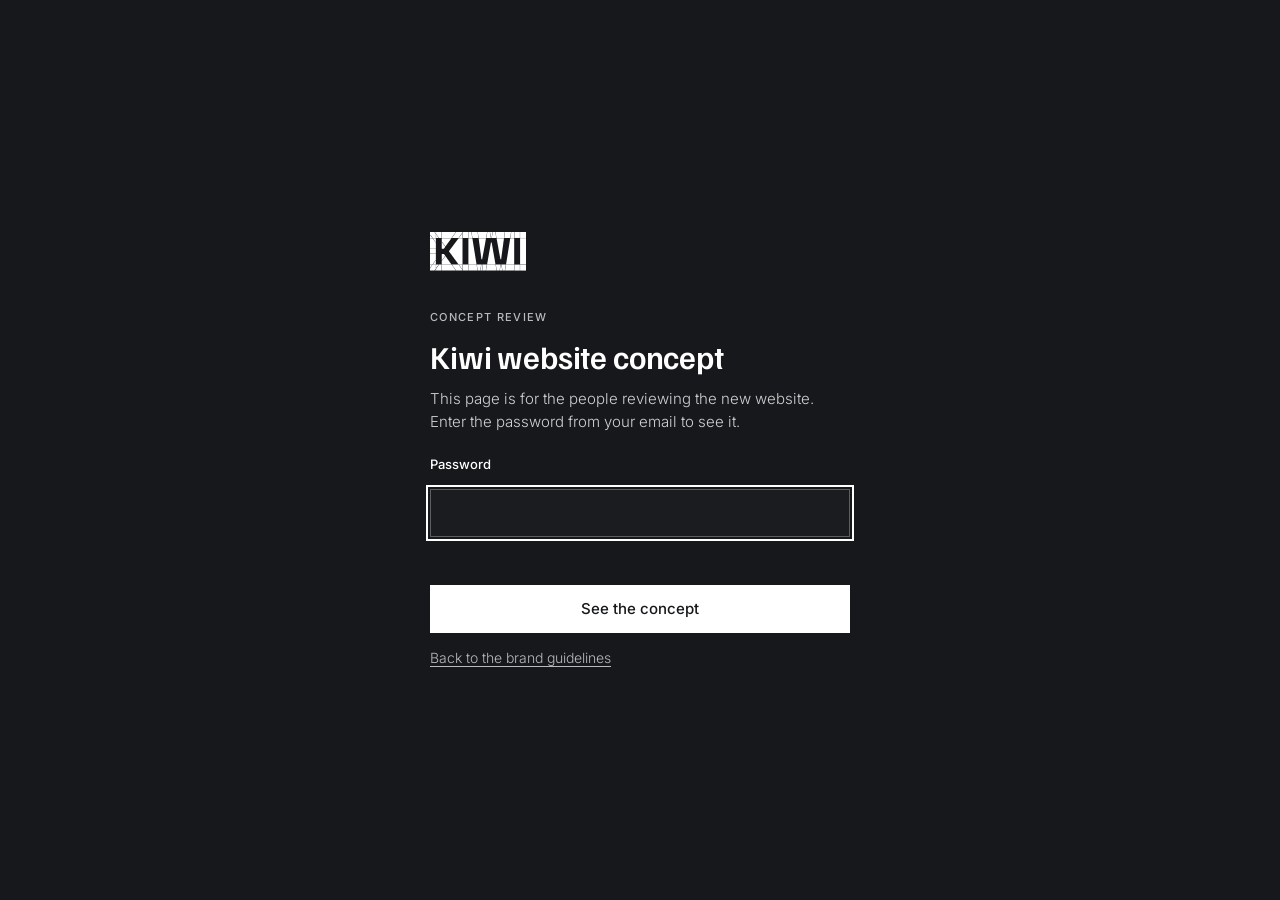
<file: concept/our-work.html>
<!DOCTYPE html>
<html lang="en-GB" data-cr-page="Our work" data-accent="cyan">
<head>
<meta charset="utf-8">
<meta name="viewport" content="width=device-width, initial-scale=1, viewport-fit=cover">
<title>Our work · Kiwi</title>
<meta name="description" content="Stores and venues for the brands we work with, designed, managed and built by Kiwi.">
<meta name="robots" content="noindex, nofollow">
<script>document.documentElement.classList.add("kw-js");if(location.protocol!=="file:")["familjen-grotesk-latin","inter-latin"].forEach(f=>{const l=document.createElement("link");l.rel="preload";l.as="font";l.type="font/woff2";l.crossOrigin="";l.href="assets/fonts/"+f+".woff2";document.head.appendChild(l)})</script>
<link rel="stylesheet" href="assets/kiwi.css">
<script src="assets/kiwi.js" defer></script>
<script>/* Concept gate: opened on its own, a concept page sends people to the password screen first */(()=>{try{if(window.parent===window&&localStorage.getItem('kiwi-cr')!=='1')location.replace('../concept-review.html')}catch(_){}})();</script>
</head>
<body>
<a class="kw-skip" href="#main">Skip to content</a>
<header class="kw-header kw-header--over kw-on-dark" data-section="header" data-cr-shared data-label="Navigation">
<div class="kw-header__in">
<a class="kw-header__logo" href="home.html" aria-label="Kiwi home"><svg class="kw-header__logo-svg" viewBox="0 0 280 80" fill="none" xmlns="http://www.w3.org/2000/svg" aria-hidden="true" focusable="false">
<path d="M279.12 0V79.1201H200V79.1172H187.685V66.8506H200V78.1201H278.12V1H200V12.2432H187.685V0H279.12ZM12.2031 75.0391L9.13574 79.1172H0V74.2617L5.42578 66.8506H12.2031V75.0391ZM12.2031 79.1172H9.61719L12.2031 75.6787V79.1172ZM24.085 79.1172H12.5859V75.1699L18.8438 66.8506H24.085V79.1172ZM53.8848 79.1172H24.4688V66.8506H44.9053L53.8848 79.1172ZM67.7402 77.8779V79.1172H54.3604L45.3799 66.8506H59.4453L67.7402 77.8779ZM68.6719 79.1172H68.123V78.3877L68.6719 79.1172ZM79.6221 79.1172H69.1523L68.123 77.749V66.8506H79.6221V79.1172ZM99.0596 79.1172H80.0059V66.8506H97.0518L99.0596 79.1172ZM104.401 79.1172H99.4482L97.4404 66.8506H106.677L104.401 79.1172ZM109.941 79.1172H104.789L107.065 66.8506H108.279L109.941 79.1172ZM116.275 79.1172H110.328L108.666 66.8506H118.464L116.275 79.1172ZM138.745 79.1172H116.665L118.853 66.8506H136.557L138.745 79.1172ZM145.097 79.1172H139.136L136.947 66.8506H146.76L145.097 79.1172ZM150.645 79.1172H145.483L147.146 66.8506H148.365L150.645 79.1172ZM155.981 79.1172H151.034L148.755 66.8506H157.989L155.981 79.1172ZM175.416 79.1172H156.37L158.378 66.8506H175.416V79.1172ZM187.302 79.1172H175.798V66.8506H187.302V79.1172ZM67.7402 77.2402L59.9248 66.8506H67.7402V77.2402ZM12.5859 74.5303V66.8506H18.3623L12.5859 74.5303ZM0 73.6143V66.8506H4.95117L0 73.6143ZM219.359 62.8809C219.359 64.0158 219.571 64.8447 219.994 65.3672C220.426 65.8896 221.102 66.1513 222.021 66.1514C222.939 66.1514 223.611 65.8896 224.034 65.3672C224.466 64.8447 224.683 64.0156 224.683 62.8809V56.6387H226.169V62.8135C226.169 64.2816 225.835 65.4077 225.169 66.1914C224.511 66.975 223.453 67.3671 221.994 67.3672C220.553 67.3672 219.494 66.9751 218.818 66.1914C218.152 65.4077 217.818 64.2816 217.818 62.8135V56.6387H219.359V62.8809ZM212.122 56.6387C213.356 56.6387 214.261 56.8734 214.838 57.3418C215.423 57.8011 215.716 58.4179 215.716 59.1924C215.716 59.6788 215.585 60.1119 215.324 60.4902C215.072 60.8684 214.68 61.12 214.148 61.2461V61.5703C214.824 61.6874 215.333 61.9668 215.676 62.4082C216.027 62.8406 216.202 63.4041 216.202 64.0977C216.202 65.0163 215.887 65.7597 215.257 66.3271C214.626 66.8946 213.653 67.1777 212.338 67.1777H208.501V56.6387H212.122ZM229.879 67.1777H228.366V56.6387H229.879V67.1777ZM233.59 65.9082H238.562V67.1777H232.076V56.6387H233.59V65.9082ZM243.629 56.6387C245.448 56.6387 246.763 57.1027 247.574 58.0303C248.394 58.949 248.804 60.2419 248.804 61.9082C248.804 63.5746 248.394 64.872 247.574 65.7998C246.764 66.7186 245.448 67.1777 243.629 67.1777H240.184V56.6387H243.629ZM12.2031 56.9443L5.23145 66.4678H0V44.9404H12.2031V56.9443ZM12.2031 66.4678H5.70605L12.2031 57.5918V66.4678ZM44.625 66.4678H24.4688V59.3721L32.0508 49.291L44.625 66.4678ZM67.7402 66.4678H59.6377L39.3838 39.542L59.6289 12.626H67.7402V66.4678ZM88.2119 12.8398V12.8701L96.9873 66.4678H80.0059V12.626H88.1768L88.2119 12.8398ZM136.488 66.4678H118.921L126.943 21.4971H128.465L136.488 66.4678ZM175.416 66.4678H158.44L167.219 12.8555V12.8398L167.254 12.626H175.416V66.4678ZM200 66.4678H187.686V12.626H200V66.4678ZM209.987 65.9619H212.324C213.153 65.9619 213.753 65.7952 214.122 65.4619C214.5 65.1197 214.689 64.6378 214.689 64.0166C214.689 63.4131 214.504 62.9446 214.135 62.6113C213.765 62.2781 213.171 62.1113 212.352 62.1113H209.987V65.9619ZM241.71 65.9082H243.494C244.404 65.9082 245.133 65.7638 245.683 65.4756C246.241 65.1783 246.643 64.7322 246.886 64.1377C247.138 63.5432 247.264 62.7998 247.264 61.9082C247.264 61.0076 247.138 60.2642 246.886 59.6787C246.643 59.0843 246.241 58.6427 245.683 58.3545C245.133 58.0574 244.404 57.9092 243.494 57.9092H241.71V65.9082ZM209.987 60.9355H212.148C212.851 60.9355 213.374 60.8096 213.716 60.5576C214.058 60.3054 214.229 59.9179 214.229 59.3955C214.229 58.3686 213.536 57.8555 212.148 57.8555H209.987V60.9355ZM31.8135 48.9668L24.4688 58.7324V44.9414H28.8672L31.8135 48.9668ZM108.708 55.8994H107.187L101.317 12.626H116.736L108.708 55.8994ZM148.241 55.8994H146.72L138.687 12.626H154.11L148.241 55.8994ZM256.243 34.1943C257.09 34.1944 257.815 34.3434 258.418 34.6406C259.021 34.9379 259.499 35.3654 259.851 35.9238C260.202 36.4733 260.423 37.1355 260.513 37.9102H259.026C258.918 37.1175 258.621 36.5046 258.135 36.0723C257.657 35.6309 257.004 35.4102 256.175 35.4102C255.112 35.4103 254.324 35.7893 253.811 36.5459C253.306 37.3024 253.054 38.3245 253.054 39.6123C253.054 40.9905 253.324 42.0588 253.864 42.8154C254.414 43.572 255.207 43.9502 256.243 43.9502C257.126 43.9501 257.814 43.6883 258.31 43.166C258.805 42.6436 259.076 41.9189 259.121 40.9912H255.675V39.7744H260.539V44.9365H259.323V43.6396H258.999C258.801 44.0448 258.472 44.3962 258.013 44.6934C257.562 44.9905 256.914 45.1386 256.067 45.1387C255.068 45.1387 254.229 44.9049 253.554 44.4365C252.878 43.9592 252.37 43.306 252.027 42.4775C251.685 41.6398 251.514 40.6889 251.514 39.626C251.514 38.5543 251.685 37.6133 252.027 36.8027C252.37 35.983 252.892 35.3432 253.595 34.8838C254.297 34.4244 255.18 34.1943 256.243 34.1943ZM214.055 43.7207H214.379L217.229 34.3975H219.986V44.9365H218.473V35.6943H218.148L215.393 44.9365H212.96L210.204 35.6943H209.88V44.9365H208.501V34.3975H211.258L214.055 43.7207ZM230.625 44.8555V44.9365H229.044L228.074 41.8691H223.771L222.802 44.9365H221.329V44.8555L224.761 34.3975H227.192L230.625 44.8555ZM238.783 43.7334H239.107V34.3975H240.486V44.9365H237.729L233.541 35.5996H233.217V44.9365H231.839V34.3975H234.595L238.783 43.7334ZM251.008 44.8555V44.9365H249.427L248.457 41.8691H244.154L243.185 44.9365H241.712V44.8555L245.144 34.3975H247.575L251.008 44.8555ZM269.543 35.667H264.301V38.6533H268.436V39.8691H264.301V43.666H269.624V44.9365H262.787V34.3975H269.543V35.667ZM12.2031 44.5586H0V34.4873H12.2031V44.5586ZM224.173 40.5986H227.673L226.085 35.5723H225.761L224.173 40.5986ZM244.556 40.5986H248.056L246.468 35.5723H246.144L244.556 40.5986ZM12.2031 22.1777V34.1055H0V12.626H5.21094L12.2031 22.1777ZM31.8271 30.1338L28.9229 34.1055H24.4688V20.3496L31.8271 30.1338ZM32.0645 29.8105L24.4688 19.7119V12.626H44.6357L32.0645 29.8105ZM230.892 11.75C231.711 11.75 232.387 11.8991 232.918 12.1963C233.449 12.4845 233.851 12.8673 234.121 13.3447C234.391 13.822 234.544 14.3494 234.58 14.9258H233.121C233.094 14.5925 232.999 14.2767 232.837 13.9795C232.684 13.6823 232.445 13.4391 232.121 13.25C231.797 13.0608 231.368 12.9658 230.837 12.9658C230.261 12.9659 229.797 13.0972 229.445 13.3584C229.103 13.6106 228.933 13.9619 228.933 14.4121C228.933 14.9164 229.13 15.304 229.526 15.5742C229.932 15.8445 230.414 16.0689 230.973 16.249L231.999 16.5869C232.512 16.7491 232.995 16.9474 233.445 17.1816C233.905 17.4158 234.274 17.727 234.553 18.1143C234.841 18.4925 234.985 19.0012 234.985 19.6406C234.985 20.6135 234.647 21.366 233.972 21.8975C233.296 22.4288 232.395 22.6943 231.27 22.6943C230.585 22.6943 229.981 22.6003 229.459 22.4111C228.946 22.222 228.509 21.9602 228.148 21.627C227.797 21.2848 227.522 20.8887 227.324 20.4385C227.135 19.9881 227.022 19.501 226.986 18.9785H228.446C228.473 19.3929 228.594 19.7943 228.811 20.1816C229.027 20.5599 229.343 20.8701 229.757 21.1133C230.18 21.3564 230.707 21.4785 231.337 21.4785C232.022 21.4785 232.558 21.3295 232.945 21.0322C233.332 20.726 233.526 20.3114 233.526 19.7891C233.526 19.2669 233.337 18.8661 232.959 18.5869C232.59 18.3077 232.121 18.0739 231.554 17.8848L230.54 17.5469C230.027 17.3757 229.536 17.1773 229.067 16.9521C228.599 16.7179 228.216 16.4115 227.919 16.0332C227.622 15.6549 227.473 15.1594 227.473 14.5469C227.473 13.9526 227.617 13.4484 227.905 13.0342C228.193 12.6199 228.594 12.3041 229.107 12.0879C229.621 11.8627 230.216 11.75 230.892 11.75ZM244.979 11.75C245.825 11.75 246.551 11.899 247.154 12.1963C247.758 12.4935 248.236 12.9211 248.587 13.4795C248.938 14.0289 249.159 14.6912 249.249 15.4658H247.763C247.655 14.6731 247.357 14.0603 246.87 13.6279C246.393 13.1868 245.74 12.9658 244.911 12.9658C243.848 12.9659 243.06 13.345 242.547 14.1016C242.043 14.8581 241.79 15.8802 241.79 17.168C241.79 18.5459 242.06 19.6135 242.601 20.3701C243.15 21.1267 243.943 21.5058 244.979 21.5059C245.861 21.5059 246.55 21.2441 247.046 20.7217C247.541 20.1993 247.811 19.4745 247.856 18.5469H244.411V17.3301H249.275V22.4922H248.06V21.1943H247.735C247.537 21.5997 247.208 21.9518 246.749 22.249C246.299 22.5462 245.65 22.6943 244.804 22.6943C243.804 22.6943 242.966 22.4605 242.29 21.9922C241.615 21.5149 241.106 20.8617 240.764 20.0332C240.421 19.1955 240.25 18.2446 240.25 17.1816C240.25 16.1098 240.421 15.1681 240.764 14.3574C241.106 13.538 241.629 12.8988 242.331 12.4395C243.034 11.9802 243.916 11.7501 244.979 11.75ZM211.945 11.9531C213.765 11.9531 215.08 12.4169 215.891 13.3447C216.71 14.2635 217.12 15.5562 217.12 17.2227C217.12 18.8889 216.71 20.1855 215.891 21.1133C215.08 22.0321 213.765 22.4922 211.945 22.4922H208.5V11.9531H211.945ZM225.661 13.2227H220.419V16.209H224.554V17.4248H220.419V21.2217H225.742V22.4922H218.905V11.9531H225.661V13.2227ZM238.414 22.4922H236.9V11.9531H238.414V22.4922ZM258.372 21.2891H258.696V11.9531H260.074V22.4922H257.317L253.129 13.1553H252.805V22.4922H251.427V11.9531H254.183L258.372 21.2891ZM12.2031 21.5293L5.68555 12.626H12.2031V21.5293ZM210.026 21.2217H211.811C212.72 21.2217 213.45 21.0773 213.999 20.7891C214.557 20.4918 214.959 20.0466 215.202 19.4521C215.454 18.8577 215.58 18.1143 215.58 17.2227C215.58 16.3221 215.454 15.5786 215.202 14.9932C214.959 14.3987 214.558 13.9572 213.999 13.6689C213.45 13.3717 212.72 13.2227 211.811 13.2227H210.026V21.2217ZM4.93066 12.2432H0V5.50684L4.93066 12.2432ZM12.2031 4.04297V12.2432H5.40527L0 4.8584V0H9.16211L12.2031 4.04297ZM18.3711 12.2432H12.5859V4.55176L18.3711 12.2432ZM24.085 12.2432H18.8516L12.5859 3.91406V0H24.085V12.2432ZM44.9268 12.2432H24.4688V0H53.8887L44.9268 12.2432ZM67.7402 1.2041L59.4365 12.2432H45.4004L54.3623 0H67.7402V1.2041ZM67.7402 12.2432H59.917L67.7402 1.84277V12.2432ZM79.6221 12.2432H68.123V1.33398L69.127 0H79.6221V12.2432ZM88.1143 12.2432H80.0059V0H86.1104L88.1143 12.2432ZM100.877 12.2432H88.502L86.498 0H99.2168L100.877 12.2432ZM116.808 12.2432H101.263L99.6035 0H119.079L116.808 12.2432ZM126.814 12.2432H117.196L119.468 0H124.631L126.814 12.2432ZM128.206 12.2432H127.204L125.02 0H130.39L128.206 12.2432ZM138.218 12.2432H128.595L130.778 0H135.943L138.218 12.2432ZM154.163 12.2432H138.607L136.332 0H155.822L154.163 12.2432ZM166.929 12.2432H154.549L156.208 0H168.933L166.929 12.2432ZM175.416 12.2432H167.316L169.32 0H175.416V12.2432ZM187.302 12.2432H175.798V0H187.302V12.2432ZM12.2031 3.4043L9.64258 0H12.2031V3.4043ZM68.123 0.695312V0H68.6465L68.123 0.695312Z" fill="currentColor"/>
</svg></a>
<nav class="kw-header__nav" aria-label="Main">
<ul class="kw-header__links">
<li><a class="kw-header__link" href="our-work.html" aria-current="page">Our work</a></li>
<li><a class="kw-header__link" href="home.html#what-we-do">What we do</a></li>
<li><a class="kw-header__link" href="home.html#about">About</a></li>
</ul>
<i class="kw-header__bar" aria-hidden="true"></i>
<a class="kw-btn kw-btn--light kw-btn--on-photo kw-header__cta" href="contact.html"><span class="kw-btn__label">Contact</span><span class="kw-btn__box"><svg viewBox="0 0 24 24" aria-hidden="true" focusable="false"><path d="M6.29425 17.6443L5.25 16.6L15.0905 6.75H6.14425V5.25H17.6443V16.75H16.1443V7.80375L6.29425 17.6443Z" fill="currentColor"/></svg></span></a>
</nav>
<button type="button" class="kw-header__burger" aria-expanded="false" aria-controls="kw-menu" hidden><span class="kw-header__burger-lines" aria-hidden="true"><i></i><i></i><i></i></span><span class="kw-header__burger-label kw-sr">Menu</span></button>
</div>
<div class="kw-menu" id="kw-menu" hidden>
<nav aria-label="Main">
<ol class="kw-menu__list">
<li><a class="kw-menu__link" href="our-work.html" aria-current="page"><span class="kw-menu__n" aria-hidden="true">01</span>Our work</a></li>
<li><a class="kw-menu__link" href="home.html#what-we-do"><span class="kw-menu__n" aria-hidden="true">02</span>What we do</a></li>
<li><a class="kw-menu__link" href="home.html#about"><span class="kw-menu__n" aria-hidden="true">03</span>About</a></li>
<li><a class="kw-menu__link" href="contact.html"><span class="kw-menu__n" aria-hidden="true">04</span>Contact</a></li>
</ol>
</nav>
</div>
</header>
<main id="main">
<section class="kw-section kw-dark kw-phead kw-on-dark" data-section="page-head" data-label="Our work header" data-motion aria-labelledby="kw-phead-title">
<div class="kw-phead__in">
<svg class="kw-phead__lines" aria-hidden="true" focusable="false"></svg><svg class="kw-phead__lines kw-phead__lines--spot" aria-hidden="true" focusable="false"></svg>
<div class="kw-phead__fade" aria-hidden="true"></div>
<div class="kw-wrap kw-phead__copy">
<div class="kw-phead__main">
<p class="kw-eyebrow-dot" data-reveal="rise">Our work</p>
<h1 class="kw-phead__title kw-words" id="kw-phead-title" data-delay="300">Stores and venues we&rsquo;ve <span class="kw-key">made happen.</span></h1>
<p class="kw-phead__line">Retail, gyms and leisure, and entertainment, for brands like JD, Under Armour, Lane7 and Schuh.</p>
</div>
<p class="kw-phead__aside"><span class="kw-phead__num">10</span><span class="kw-phead__num-label">Projects to look through</span></p>
</div>
</div>
</section>
<section class="kw-section kw-light kw-ind" id="sectors" data-section="industries" data-label="Sectors in detail" data-motion aria-labelledby="kw-ind-title">
<div class="kw-wrap">
<div class="kw-ind__head">
<p class="kw-eyebrow-bar" data-reveal="rise" data-edit="industries-eyebrow">Who we work for</p>
<h2 class="kw-h2 kw-words" id="kw-ind-title" data-delay="100" data-edit="industries-title">A closer look at <span class="kw-key">each sector.</span></h2>
</div>
</div>
<div class="kw-ind__story">
<nav class="kw-ind__bar" aria-label="Sectors"><ol class="kw-wrap kw-ind__steps"><li><a class="kw-ind__step is-on" href="#ind-retail" data-key="retail"><span class="kw-ind__step-n" aria-hidden="true">01</span><span class="kw-ind__step-name">Retail</span><span class="kw-ind__step-track" aria-hidden="true"><i></i></span></a></li><li><a class="kw-ind__step" href="#ind-gyms" data-key="gyms"><span class="kw-ind__step-n" aria-hidden="true">02</span><span class="kw-ind__step-name">Gyms and leisure</span><span class="kw-ind__step-track" aria-hidden="true"><i></i></span></a></li><li><a class="kw-ind__step" href="#ind-entertainment" data-key="entertainment"><span class="kw-ind__step-n" aria-hidden="true">03</span><span class="kw-ind__step-name">Entertainment</span><span class="kw-ind__step-track" aria-hidden="true"><i></i></span></a></li></ol></nav>
<div class="kw-wrap kw-ind__panels">
<article class="kw-ind__panel" id="ind-retail" data-key="retail" data-motion data-px-scope aria-labelledby="ind-retail-h">
<div class="kw-ind__media">
<figure class="kw-ind__photo kw-media" data-reveal="wipe"><div class="kw-ind__drift" data-px="--px-slow"><img decoding="async" src="kiwi-images/card/retail-jd-footwear-aisle.webp" srcset="kiwi-images/card/retail-jd-footwear-aisle-480.webp 480w, kiwi-images/card/retail-jd-footwear-aisle-800.webp 800w, kiwi-images/card/retail-jd-footwear-aisle.webp 1200w" sizes="(max-width: 719px) 110.1vw, (max-width: 1023px) 113.9vw, (max-width: 1439px) calc(66.36vw - 17px), 938px" width="1200" height="800" class="kw-media__img" alt="Footwear aisle with lit wall bays" loading="lazy" data-edit="industries-retail-photo"></div></figure>
<figure class="kw-ind__inset kw-media" data-reveal="wipe" data-delay="300" data-px="--px-fast"><img decoding="async" src="kiwi-images/card/retail-jd-menswear.webp" srcset="kiwi-images/card/retail-jd-menswear-480.webp 480w, kiwi-images/card/retail-jd-menswear-800.webp 800w, kiwi-images/card/retail-jd-menswear.webp 1200w" sizes="(max-width: 719px) calc(67.24vw - 28px), (max-width: 1023px) calc(62.55vw - 28px), (max-width: 1439px) calc(36.69vw - 39px), 489px" width="1200" height="800" class="kw-media__img" alt="Menswear floor with mannequins and rails" loading="lazy" data-edit="industries-retail-photo-2"></figure>
</div>
<div class="kw-ind__copy">
<span class="kw-ind__n" aria-hidden="true" data-px="--px-mid">01</span>
<h3 class="kw-ind__h" id="ind-retail-h" data-reveal="rise" data-delay="150" data-edit="industries-retail-title">Retail</h3>
<p class="kw-lead kw-ind__lead" data-reveal="lift" data-delay="300" data-edit="industries-retail-line">Footwear and sports fashion is our strongest area, and we fit out any type of store.</p>
<p class="kw-ind__brands" data-reveal="lift" data-delay="420" data-edit="industries-retail-brands">JD <span aria-hidden="true">·</span> Schuh <span aria-hidden="true">·</span> Under Armour <span aria-hidden="true">·</span> UGG <span aria-hidden="true">·</span> Hoka <span aria-hidden="true">·</span> Berghaus <span aria-hidden="true">·</span> King Living <span aria-hidden="true">·</span> Topologie <span aria-hidden="true">·</span> Footpatrol</p>
</div>
</article>
<article class="kw-ind__panel kw-ind__panel--flip" id="ind-gyms" data-key="gyms" data-motion data-px-scope aria-labelledby="ind-gyms-h">
<div class="kw-ind__media">
<figure class="kw-ind__photo kw-media" data-reveal="wipe"><div class="kw-ind__drift" data-px="--px-slow"><img decoding="async" src="kiwi-images/card/gym-changing-room.webp" srcset="kiwi-images/card/gym-changing-room-480.webp 480w, kiwi-images/card/gym-changing-room-800.webp 800w, kiwi-images/card/gym-changing-room.webp 1200w" sizes="(max-width: 719px) 109.8vw, (max-width: 1023px) 113.6vw, (max-width: 1439px) calc(66.2vw - 17px), 936px" width="1200" height="802" class="kw-media__img" alt="Gym changing room with grey lockers and tiled benches" loading="lazy" data-edit="industries-gyms-photo"></div></figure>
<figure class="kw-ind__inset kw-media" data-reveal="wipe" data-delay="300" data-px="--px-fast"><img decoding="async" src="kiwi-images/card/gym-functional-zone.webp" srcset="kiwi-images/card/gym-functional-zone-480.webp 480w, kiwi-images/card/gym-functional-zone-800.webp 800w, kiwi-images/card/gym-functional-zone.webp 1200w" sizes="(max-width: 719px) 192.7vw, (max-width: 1023px) 1116px, (max-width: 1439px) 1116px, (max-width: 1919px) 1116px, calc(89.86vw - 609px)" width="1200" height="800" class="kw-media__img" alt="Gym functional training zone with rigs, weights and a sprint track" loading="lazy" data-edit="industries-gyms-photo-2"></figure>
</div>
<div class="kw-ind__copy">
<span class="kw-ind__n" aria-hidden="true" data-px="--px-mid">02</span>
<h3 class="kw-ind__h" id="ind-gyms-h" data-reveal="rise" data-delay="150" data-edit="industries-gyms-title">Gyms and leisure</h3>
<p class="kw-lead kw-ind__lead" data-reveal="lift" data-delay="300" data-edit="industries-gyms-line">Gyms, studios and leisure spaces, planned around how people use them and built for daily wear.</p>
<p class="kw-ind__brands" data-reveal="lift" data-delay="420" data-edit="industries-gyms-brands">JD Gyms</p>
</div>
</article>
<article class="kw-ind__panel" id="ind-entertainment" data-key="entertainment" data-motion data-px-scope aria-labelledby="ind-entertainment-h">
<div class="kw-ind__media">
<figure class="kw-ind__photo kw-media" data-reveal="wipe"><div class="kw-ind__drift" data-px="--px-slow"><img decoding="async" src="kiwi-images/card/venue-lane7-shuffleboard.webp" srcset="kiwi-images/card/venue-lane7-shuffleboard-480.webp 480w, kiwi-images/card/venue-lane7-shuffleboard-800.webp 800w, kiwi-images/card/venue-lane7-shuffleboard.webp 1200w" sizes="(max-width: 719px) 110.1vw, (max-width: 1023px) 113.9vw, (max-width: 1439px) calc(66.36vw - 17px), 938px" width="1200" height="800" class="kw-media__img" alt="Shuffleboard tables under red lighting in a Lane7 venue" loading="lazy" data-edit="industries-entertainment-photo"></div></figure>
<figure class="kw-ind__inset kw-media" data-reveal="wipe" data-delay="300" data-px="--px-fast"><img decoding="async" src="kiwi-images/card/venue-lane7-games-desk.webp" srcset="kiwi-images/card/venue-lane7-games-desk-480.webp 480w, kiwi-images/card/venue-lane7-games-desk-800.webp 800w, kiwi-images/card/venue-lane7-games-desk.webp 1200w" sizes="(max-width: 719px) calc(67.24vw - 28px), (max-width: 1023px) calc(62.55vw - 28px), (max-width: 1439px) calc(36.69vw - 39px), 489px" width="1200" height="800" class="kw-media__img" alt="Games desk under round lit signs in a Lane7 venue" loading="lazy" data-edit="industries-entertainment-photo-2"></figure>
</div>
<div class="kw-ind__copy">
<span class="kw-ind__n" aria-hidden="true" data-px="--px-mid">03</span>
<h3 class="kw-ind__h" id="ind-entertainment-h" data-reveal="rise" data-delay="150" data-edit="industries-entertainment-title">Entertainment</h3>
<p class="kw-lead kw-ind__lead" data-reveal="lift" data-delay="300" data-edit="industries-entertainment-line">Social venues for bowling, darts and games, from a full fit-out to turning an existing venue into a new brand.</p>
<p class="kw-ind__brands" data-reveal="lift" data-delay="420" data-edit="industries-entertainment-brands">Lane7</p>
</div>
</article>
</div>
</div>
</section>
<section class="kw-section kw-light kw-work" id="projects" data-section="work" data-label="All projects" data-motion aria-labelledby="kw-work-title">
<div class="kw-wrap kw-work__head">
<div class="kw-work__intro">
<p class="kw-eyebrow-bar" data-reveal="rise">All projects</p>
<h2 class="kw-h2 kw-words" id="kw-work-title" data-delay="100">Pick a sector and <span class="kw-key">take a look.</span></h2>
</div>
<p class="kw-sr" role="status" aria-live="polite" id="kw-filter-status"></p>
</div>
<div class="kw-work__pin"><div class="kw-work__stage">
<div class="kw-wrap kw-work__bar">
<div class="kw-work__filter" data-reveal="lift" data-delay="400">
<p class="kw-work__label" id="kw-filter-label">Filter by sector</p>
<ul class="kw-filter" aria-labelledby="kw-filter-label"><li><button type="button" class="kw-filter__btn is-on" data-filter="all" aria-pressed="true">All<span class="kw-filter__n">10</span></button></li><li><button type="button" class="kw-filter__btn" data-filter="retail" aria-pressed="false">Retail<span class="kw-filter__n">8</span></button></li><li><button type="button" class="kw-filter__btn" data-filter="gyms" aria-pressed="false">Gyms and leisure<span class="kw-filter__n">1</span></button></li><li><button type="button" class="kw-filter__btn" data-filter="entertainment" aria-pressed="false">Entertainment<span class="kw-filter__n">1</span></button></li></ul>
</div>
</div>
<div class="kw-rail kw-work__rail" data-reveal="lift" data-delay="500">
<ul class="kw-rail__track" data-imgfade aria-label="Projects">
<li class="kw-rail__item" data-sector="retail">
<a class="kw-card" href="project.html" aria-label="View JD projects">
<span class="kw-card__media kw-media"><span class="kw-card__drift"><img decoding="async" src="kiwi-images/hero/retail-jd-mall-shopfront-1200.webp" srcset="kiwi-images/hero/retail-jd-mall-shopfront-480.webp 480w, kiwi-images/hero/retail-jd-mall-shopfront-800.webp 800w, kiwi-images/hero/retail-jd-mall-shopfront-1200.webp 1200w, kiwi-images/hero/retail-jd-mall-shopfront-1600.webp 1600w, kiwi-images/hero/retail-jd-mall-shopfront-2000.webp 2000w, kiwi-images/hero/retail-jd-mall-shopfront.webp 2560w" sizes="(max-width: 719px) 253.7vw, (max-width: 1023px) 1470px, (max-width: 1439px) 1470px, (max-width: 1919px) 1470px, calc(118.33vw - 802px)" width="2560" height="1296" class="kw-media__img kw-card__img" alt="JD store front in a shopping centre, lit in yellow" loading="lazy"></span></span>
<span class="kw-card__body">
<span class="kw-card__sector">Retail</span>
<span class="kw-card__title"><span class="kw-card__name">JD</span></span>
<span class="kw-card__meta"><span class="kw-icon kw-card__pin" aria-hidden="true">location_on</span>Liverpool ONE, Leeds, Bluewater and more</span>
<span class="kw-card__tease"><span>Including the North of England flagship at Liverpool ONE: 40,000 sq ft over two floors.</span></span>
</span>
<span class="kw-card__go" aria-hidden="true"><svg viewBox="0 0 24 24" aria-hidden="true" focusable="false"><path d="M6.29425 17.6443L5.25 16.6L15.0905 6.75H6.14425V5.25H17.6443V16.75H16.1443V7.80375L6.29425 17.6443Z" fill="currentColor"/></svg></span>
</a>
</li>
<li class="kw-rail__item" data-sector="retail">
<a class="kw-card" href="project.html" aria-label="View Under Armour projects">
<span class="kw-card__media kw-media"><span class="kw-card__drift"><img decoding="async" src="kiwi-images/wide/retail-underarmour-shopfront-1200.webp" srcset="kiwi-images/wide/retail-underarmour-shopfront-480.webp 480w, kiwi-images/wide/retail-underarmour-shopfront-800.webp 800w, kiwi-images/wide/retail-underarmour-shopfront-1200.webp 1200w, kiwi-images/wide/retail-underarmour-shopfront-1600.webp 1600w, kiwi-images/wide/retail-underarmour-shopfront-2000.webp 2000w, kiwi-images/wide/retail-underarmour-shopfront.webp 2560w" sizes="(max-width: 719px) 488.6vw, (max-width: 1023px) 2831px, (max-width: 1439px) 2831px, (max-width: 1919px) 2831px, calc(227.88vw - 1545px)" width="2560" height="673" class="kw-media__img kw-card__img" alt="Under Armour shopfront in a shopping centre" loading="lazy"></span></span>
<span class="kw-card__body">
<span class="kw-card__sector">Retail</span>
<span class="kw-card__title"><span class="kw-card__name">Under Armour</span></span>
<span class="kw-card__meta"><span class="kw-icon kw-card__pin" aria-hidden="true">location_on</span>Stores since 2023, including Oxford Street</span>
<span class="kw-card__tease"><span>Stores at the O2, Westfield Stratford, Banbridge, Bicester, Gunwharf Quays and more.</span></span>
</span>
<span class="kw-card__go" aria-hidden="true"><svg viewBox="0 0 24 24" aria-hidden="true" focusable="false"><path d="M6.29425 17.6443L5.25 16.6L15.0905 6.75H6.14425V5.25H17.6443V16.75H16.1443V7.80375L6.29425 17.6443Z" fill="currentColor"/></svg></span>
</a>
</li>
<li class="kw-rail__item" data-sector="entertainment">
<a class="kw-card" href="project.html" aria-label="View Lane7 projects">
<span class="kw-card__media kw-media"><span class="kw-card__drift"><img decoding="async" src="kiwi-images/card/venue-lane7-darts.webp" srcset="kiwi-images/card/venue-lane7-darts-480.webp 480w, kiwi-images/card/venue-lane7-darts-800.webp 800w, kiwi-images/card/venue-lane7-darts.webp 1200w" sizes="(max-width: 719px) 192.7vw, (max-width: 1023px) 1116px, (max-width: 1439px) 1116px, (max-width: 1919px) 1116px, calc(89.86vw - 609px)" width="1200" height="800" class="kw-media__img kw-card__img" alt="Lane7 darts lanes under red lighting and a graffiti-style ceiling" loading="lazy"></span></span>
<span class="kw-card__body">
<span class="kw-card__sector">Entertainment</span>
<span class="kw-card__title"><span class="kw-card__name">Lane7</span></span>
<span class="kw-card__meta"><span class="kw-icon kw-card__pin" aria-hidden="true">location_on</span>Trinity Leeds, Bath and Bristol</span>
<span class="kw-card__tease"><span>A full fit-out at Trinity Leeds, and two Par59 venues in Bath and Bristol turned into Lane7s.</span></span>
</span>
<span class="kw-card__go" aria-hidden="true"><svg viewBox="0 0 24 24" aria-hidden="true" focusable="false"><path d="M6.29425 17.6443L5.25 16.6L15.0905 6.75H6.14425V5.25H17.6443V16.75H16.1443V7.80375L6.29425 17.6443Z" fill="currentColor"/></svg></span>
</a>
</li>
<li class="kw-rail__item" data-sector="retail">
<a class="kw-card" href="project.html" aria-label="View King Living projects">
<span class="kw-card__media kw-media"><span class="kw-card__drift"><img decoding="async" src="kiwi-images/card/venue-pub-bar-room.webp" srcset="kiwi-images/card/venue-pub-bar-room-480.webp 480w, kiwi-images/card/venue-pub-bar-room-800.webp 800w, kiwi-images/card/venue-pub-bar-room.webp 1200w" sizes="(max-width: 719px) 192.7vw, (max-width: 1023px) 1116px, (max-width: 1439px) 1116px, (max-width: 1919px) 1116px, calc(89.86vw - 609px)" width="1200" height="800" class="kw-media__img kw-card__img" alt="Dining room with wooden tables and chairs" loading="lazy"></span></span>
<span class="kw-card__body">
<span class="kw-card__sector">Retail</span>
<span class="kw-card__title"><span class="kw-card__name">King Living</span></span>
<span class="kw-card__meta"><span class="kw-icon kw-card__pin" aria-hidden="true">location_on</span>Tottenham Court Road, White City and more</span>
<span class="kw-card__tease"><span>Also Kingston upon Thames, Lakeside Retail Park and an outlet in Hemel Hempstead.</span></span>
</span>
<span class="kw-card__go" aria-hidden="true"><svg viewBox="0 0 24 24" aria-hidden="true" focusable="false"><path d="M6.29425 17.6443L5.25 16.6L15.0905 6.75H6.14425V5.25H17.6443V16.75H16.1443V7.80375L6.29425 17.6443Z" fill="currentColor"/></svg></span>
</a>
</li>
<li class="kw-rail__item" data-sector="retail">
<a class="kw-card" href="project.html" aria-label="View Schuh projects">
<span class="kw-card__media kw-media"><span class="kw-card__drift"><img decoding="async" src="kiwi-images/wide/retail-jd-stratford-floor-1200.webp" srcset="kiwi-images/wide/retail-jd-stratford-floor-480.webp 480w, kiwi-images/wide/retail-jd-stratford-floor-800.webp 800w, kiwi-images/wide/retail-jd-stratford-floor-1200.webp 1200w, kiwi-images/wide/retail-jd-stratford-floor-1600.webp 1600w, kiwi-images/wide/retail-jd-stratford-floor-2000.webp 2000w, kiwi-images/wide/retail-jd-stratford-floor.webp 2560w" sizes="(max-width: 719px) 488.6vw, (max-width: 1023px) 2831px, (max-width: 1439px) 2831px, (max-width: 1919px) 2831px, calc(227.88vw - 1545px)" width="2560" height="673" class="kw-media__img kw-card__img" alt="Store floor with apparel walls and round display tables" loading="lazy"></span></span>
<span class="kw-card__body">
<span class="kw-card__sector">Retail</span>
<span class="kw-card__title"><span class="kw-card__name">Schuh</span></span>
<span class="kw-card__meta"><span class="kw-icon kw-card__pin" aria-hidden="true">location_on</span>Oxford Street, White City, Canary Wharf and more</span>
<span class="kw-card__tease"><span>One of our longest-standing retail clients.</span></span>
</span>
<span class="kw-card__go" aria-hidden="true"><svg viewBox="0 0 24 24" aria-hidden="true" focusable="false"><path d="M6.29425 17.6443L5.25 16.6L15.0905 6.75H6.14425V5.25H17.6443V16.75H16.1443V7.80375L6.29425 17.6443Z" fill="currentColor"/></svg></span>
</a>
</li>
<li class="kw-rail__item" data-sector="gyms">
<a class="kw-card" href="project.html" aria-label="View JD Gyms projects">
<span class="kw-card__media kw-media"><span class="kw-card__drift"><img decoding="async" src="kiwi-images/card/gym-resistance-floor.webp" srcset="kiwi-images/card/gym-resistance-floor-480.webp 480w, kiwi-images/card/gym-resistance-floor-800.webp 800w, kiwi-images/card/gym-resistance-floor.webp 1200w" sizes="(max-width: 719px) 192.2vw, (max-width: 1023px) 1113px, (max-width: 1439px) 1113px, (max-width: 1919px) 1113px, calc(89.64vw - 608px)" width="1200" height="802" class="kw-media__img kw-card__img" alt="Gym floor with resistance machines" loading="lazy"></span></span>
<span class="kw-card__body">
<span class="kw-card__sector">Gyms and leisure</span>
<span class="kw-card__title"><span class="kw-card__name">JD Gyms</span></span>
<span class="kw-card__meta"><span class="kw-icon kw-card__pin" aria-hidden="true">location_on</span>Wythenshawe, Manchester</span>
<span class="kw-card__tease"><span>The entrance, spin studio and changing rooms.</span></span>
</span>
<span class="kw-card__go" aria-hidden="true"><svg viewBox="0 0 24 24" aria-hidden="true" focusable="false"><path d="M6.29425 17.6443L5.25 16.6L15.0905 6.75H6.14425V5.25H17.6443V16.75H16.1443V7.80375L6.29425 17.6443Z" fill="currentColor"/></svg></span>
</a>
</li>
<li class="kw-rail__item" data-sector="retail">
<a class="kw-card" href="project.html" aria-label="View Berghaus projects">
<span class="kw-card__media kw-media"><span class="kw-card__drift"><img decoding="async" src="kiwi-images/card/gym-functional-zone.webp" srcset="kiwi-images/card/gym-functional-zone-480.webp 480w, kiwi-images/card/gym-functional-zone-800.webp 800w, kiwi-images/card/gym-functional-zone.webp 1200w" sizes="(max-width: 719px) 192.7vw, (max-width: 1023px) 1116px, (max-width: 1439px) 1116px, (max-width: 1919px) 1116px, calc(89.86vw - 609px)" width="1200" height="800" class="kw-media__img kw-card__img" alt="Training zone with rigs and a sprint track" loading="lazy"></span></span>
<span class="kw-card__body">
<span class="kw-card__sector">Retail</span>
<span class="kw-card__title"><span class="kw-card__name">Berghaus</span></span>
<span class="kw-card__meta"><span class="kw-icon kw-card__pin" aria-hidden="true">location_on</span>First flagship, Manchester Arndale</span>
<span class="kw-card__tease"><span>The first Berghaus flagship store, for Pentland Brands.</span></span>
</span>
<span class="kw-card__go" aria-hidden="true"><svg viewBox="0 0 24 24" aria-hidden="true" focusable="false"><path d="M6.29425 17.6443L5.25 16.6L15.0905 6.75H6.14425V5.25H17.6443V16.75H16.1443V7.80375L6.29425 17.6443Z" fill="currentColor"/></svg></span>
</a>
</li>
<li class="kw-rail__item" data-sector="retail">
<a class="kw-card" href="project.html" aria-label="View UGG and Hoka projects">
<span class="kw-card__media kw-media"><span class="kw-card__drift"><img decoding="async" src="kiwi-images/card/retail-jd-cardiff-feature.webp" srcset="kiwi-images/card/retail-jd-cardiff-feature-480.webp 480w, kiwi-images/card/retail-jd-cardiff-feature-800.webp 800w, kiwi-images/card/retail-jd-cardiff-feature.webp 1200w" sizes="(max-width: 719px) 192.7vw, (max-width: 1023px) 1116px, (max-width: 1439px) 1116px, (max-width: 1919px) 1116px, calc(89.86vw - 609px)" width="1200" height="800" class="kw-media__img kw-card__img" alt="Store feature wall with product displays" loading="lazy"></span></span>
<span class="kw-card__body">
<span class="kw-card__sector">Retail</span>
<span class="kw-card__title"><span class="kw-card__name">UGG and Hoka</span></span>
<span class="kw-card__meta"><span class="kw-icon kw-card__pin" aria-hidden="true">location_on</span>UGG Covent Garden, Hoka Gunwharf Quays and Cheshire Oaks</span>
<span class="kw-card__tease"><span>Three stores for Deckers Brands, UGG's in Covent Garden and two for Hoka.</span></span>
</span>
<span class="kw-card__go" aria-hidden="true"><svg viewBox="0 0 24 24" aria-hidden="true" focusable="false"><path d="M6.29425 17.6443L5.25 16.6L15.0905 6.75H6.14425V5.25H17.6443V16.75H16.1443V7.80375L6.29425 17.6443Z" fill="currentColor"/></svg></span>
</a>
</li>
<li class="kw-rail__item" data-pos="left" data-sector="retail">
<a class="kw-card" href="project.html" aria-label="View Footpatrol projects">
<span class="kw-card__media kw-media"><span class="kw-card__drift"><img decoding="async" src="kiwi-images/card/retail-footpatrol-shopfront.webp" srcset="kiwi-images/card/retail-footpatrol-shopfront-480.webp 480w, kiwi-images/card/retail-footpatrol-shopfront-800.webp 800w, kiwi-images/card/retail-footpatrol-shopfront.webp 1250w" sizes="(max-width: 719px) 192.5vw, (max-width: 1023px) 1115px, (max-width: 1439px) 1115px, (max-width: 1919px) 1115px, calc(89.79vw - 609px)" width="1250" height="834" class="kw-media__img kw-card__img" alt="Footpatrol shopfront on Berwick Street, Soho" loading="lazy"></span></span>
<span class="kw-card__body">
<span class="kw-card__sector">Retail</span>
<span class="kw-card__title"><span class="kw-card__name">Footpatrol</span></span>
<span class="kw-card__meta"><span class="kw-icon kw-card__pin" aria-hidden="true">location_on</span>Berwick Street, Soho</span>
<span class="kw-card__tease"><span>A refit of the Soho store, open again after about five weeks.</span></span>
</span>
<span class="kw-card__go" aria-hidden="true"><svg viewBox="0 0 24 24" aria-hidden="true" focusable="false"><path d="M6.29425 17.6443L5.25 16.6L15.0905 6.75H6.14425V5.25H17.6443V16.75H16.1443V7.80375L6.29425 17.6443Z" fill="currentColor"/></svg></span>
</a>
</li>
<li class="kw-rail__item" data-sector="retail">
<a class="kw-card" href="project.html" aria-label="View Topologie projects">
<span class="kw-card__media kw-media"><span class="kw-card__drift"><img decoding="async" src="kiwi-images/card/retail-footpatrol-window.webp" srcset="kiwi-images/card/retail-footpatrol-window-480.webp 480w, kiwi-images/card/retail-footpatrol-window-800.webp 800w, kiwi-images/card/retail-footpatrol-window.webp 1250w" sizes="(max-width: 719px) 192.5vw, (max-width: 1023px) 1115px, (max-width: 1439px) 1115px, (max-width: 1919px) 1115px, calc(89.79vw - 609px)" width="1250" height="834" class="kw-media__img kw-card__img" alt="Shop window with a product display" loading="lazy"></span></span>
<span class="kw-card__body">
<span class="kw-card__sector">Retail</span>
<span class="kw-card__title"><span class="kw-card__name">Topologie</span></span>
<span class="kw-card__meta"><span class="kw-icon kw-card__pin" aria-hidden="true">location_on</span>Covent Garden and Soho</span>
<span class="kw-card__tease"><span>Two London stores fitted out, in Covent Garden and Soho.</span></span>
</span>
<span class="kw-card__go" aria-hidden="true"><svg viewBox="0 0 24 24" aria-hidden="true" focusable="false"><path d="M6.29425 17.6443L5.25 16.6L15.0905 6.75H6.14425V5.25H17.6443V16.75H16.1443V7.80375L6.29425 17.6443Z" fill="currentColor"/></svg></span>
</a>
</li>
</ul>
<div class="kw-wrap kw-rail__foot">
<span class="kw-rail__bar" aria-hidden="true"><i></i></span>
<p class="kw-rail__count" aria-hidden="true">01 of 10</p>
<div class="kw-rail__nav"><button type="button" class="kw-rail__btn" data-dir="-1" aria-label="Previous projects"><svg viewBox="0 0 24 24" aria-hidden="true" focusable="false"><path d="M15.6 5.4 9 12l6.6 6.6-1.1 1.1L6.8 12l7.7-7.7z" fill="currentColor"/></svg></button><button type="button" class="kw-rail__btn" data-dir="1" aria-label="Next projects"><svg viewBox="0 0 24 24" aria-hidden="true" focusable="false"><path d="M8.4 5.4 15 12l-6.6 6.6 1.1 1.1 7.7-7.7-7.7-7.7z" fill="currentColor"/></svg></button></div>
</div>
</div>
</div></div>
</section>
<section class="kw-section kw-dark kw-logos kw-on-dark" data-section="logos" data-label="Client logos" data-motion aria-labelledby="kw-logos-title">
<div class="kw-wrap kw-logos__head">
<h2 class="kw-eyebrow-dot" id="kw-logos-title" data-reveal="rise" data-edit="logos-eyebrow">Brands we've built for</h2>
</div>
<div class="kw-logos__viewport" data-reveal="fade" data-delay="200">
<ul class="kw-logos__track"><li class="kw-logos__item"><span class="kw-logo kw-logo--jd" role="img" aria-label="JD"></span></li><li class="kw-logos__item"><span class="kw-logo kw-logo--lane7" role="img" aria-label="Lane7"></span></li><li class="kw-logos__item"><span class="kw-logo kw-logo--ugg" role="img" aria-label="UGG"></span></li><li class="kw-logos__item"><span class="kw-logo kw-logo--hoka" role="img" aria-label="Hoka"></span></li><li class="kw-logos__item"><span class="kw-logo kw-logo--underarmour" role="img" aria-label="Under Armour"></span></li><li class="kw-logos__item"><span class="kw-logo kw-logo--berghaus" role="img" aria-label="Berghaus"></span></li><li class="kw-logos__item"><span class="kw-logo kw-logo--deckers" role="img" aria-label="Deckers Brands"></span></li><li class="kw-logos__item"><span class="kw-logo kw-logo--pentland" role="img" aria-label="Pentland Brands"></span></li><li class="kw-logos__item"><span class="kw-logo kw-logo--schuh" role="img" aria-label="Schuh"></span></li><li class="kw-logos__item"><span class="kw-logo kw-logo--wdc" role="img" aria-label="WDC Spaces"></span></li><li class="kw-logos__item"><span class="kw-logo kw-logo--b2pm" role="img" aria-label="B2PM"></span></li><li class="kw-logos__item"><span class="kw-logo kw-logo--kingliving" role="img" aria-label="King Living"></span></li><li class="kw-logos__item"><span class="kw-logo kw-logo--topologie" role="img" aria-label="Topologie"></span></li></ul><ul class="kw-logos__track" aria-hidden="true"><li class="kw-logos__item"><span class="kw-logo kw-logo--jd"></span></li><li class="kw-logos__item"><span class="kw-logo kw-logo--lane7"></span></li><li class="kw-logos__item"><span class="kw-logo kw-logo--ugg"></span></li><li class="kw-logos__item"><span class="kw-logo kw-logo--hoka"></span></li><li class="kw-logos__item"><span class="kw-logo kw-logo--underarmour"></span></li><li class="kw-logos__item"><span class="kw-logo kw-logo--berghaus"></span></li><li class="kw-logos__item"><span class="kw-logo kw-logo--deckers"></span></li><li class="kw-logos__item"><span class="kw-logo kw-logo--pentland"></span></li><li class="kw-logos__item"><span class="kw-logo kw-logo--schuh"></span></li><li class="kw-logos__item"><span class="kw-logo kw-logo--wdc"></span></li><li class="kw-logos__item"><span class="kw-logo kw-logo--b2pm"></span></li><li class="kw-logos__item"><span class="kw-logo kw-logo--kingliving"></span></li><li class="kw-logos__item"><span class="kw-logo kw-logo--topologie"></span></li></ul>
</div>
</section>
<section class="kw-section kw-dark kw-spot kw-on-dark" data-section="spotlight" data-label="Project spotlight" data-motion aria-roledescription="carousel" aria-labelledby="kw-spot-title">
<div class="kw-wrap kw-spot__head">
<p class="kw-eyebrow-dot" data-reveal="rise">Project spotlight</p>
<h2 class="kw-h2 kw-words" id="kw-spot-title" data-delay="100">The detail behind the opening day.</h2>
</div>
<div class="kw-spot__stage" data-reveal="wipe" data-delay="300">
<ul class="kw-spot__list">
<li class="kw-spot__slide is-on" data-i="0">
<figure class="kw-spot__media kw-media"><img decoding="async" src="kiwi-images/hero/retail-jd-stratford-shopfront-1200.webp" srcset="kiwi-images/hero/retail-jd-stratford-shopfront-480.webp 480w, kiwi-images/hero/retail-jd-stratford-shopfront-800.webp 800w, kiwi-images/hero/retail-jd-stratford-shopfront-1200.webp 1200w, kiwi-images/hero/retail-jd-stratford-shopfront-1600.webp 1600w, kiwi-images/hero/retail-jd-stratford-shopfront-2000.webp 2000w, kiwi-images/hero/retail-jd-stratford-shopfront.webp 2560w" sizes="(max-width: 719px) 1673px, (max-width: 1023px) 1673px, (max-width: 1439px) 1673px, (max-width: 1919px) calc(83.37vw + 473px), 108vw" width="2560" height="1160" class="kw-media__img" alt="JD shopfront with yellow and purple lighting in a shopping centre" loading="lazy"></figure>
<div class="kw-spot__cap">
<p class="kw-eyebrow-dot">Retail</p>
<h3 class="kw-spot__title">JD</h3>
<dl class="kw-spot__facts">
<div><dt>North of England flagship</dt><dd>Liverpool ONE, 40,000 sq ft</dd></div>
<div><dt>Other stores include</dt><dd>Leeds, Birmingham, Bluewater, Manchester Arndale, Trafford Centre</dd></div>
</dl>
</div>
</li>
<li class="kw-spot__slide" data-i="1">
<figure class="kw-spot__media kw-media"><img decoding="async" src="kiwi-images/hero/retail-sportswear-store-1200.webp" srcset="kiwi-images/hero/retail-sportswear-store-480.webp 480w, kiwi-images/hero/retail-sportswear-store-800.webp 800w, kiwi-images/hero/retail-sportswear-store-1200.webp 1200w, kiwi-images/hero/retail-sportswear-store-1600.webp 1600w, kiwi-images/hero/retail-sportswear-store-2000.webp 2000w, kiwi-images/hero/retail-sportswear-store.webp 2400w" sizes="(max-width: 719px) 1015px, (max-width: 1023px) calc(73.28vw + 488px), 121vw" width="2400" height="1792" class="kw-media__img" alt="Sportswear store with mannequins, dark timber shelving and a glazed street front" loading="lazy"></figure>
<div class="kw-spot__cap">
<p class="kw-eyebrow-dot">Retail</p>
<h3 class="kw-spot__title">Under Armour</h3>
<dl class="kw-spot__facts">
<div><dt>Working together since</dt><dd>2023</dd></div>
<div><dt>Stores include</dt><dd>O2, Westfield Stratford, Oxford Street, Bicester</dd></div>
</dl>
</div>
</li>
<li class="kw-spot__slide" data-i="2">
<figure class="kw-spot__media kw-media"><img decoding="async" src="kiwi-images/hero/venue-bowling-lanes-1200.webp" srcset="kiwi-images/hero/venue-bowling-lanes-480.webp 480w, kiwi-images/hero/venue-bowling-lanes-800.webp 800w, kiwi-images/hero/venue-bowling-lanes-1200.webp 1200w, kiwi-images/hero/venue-bowling-lanes-1600.webp 1600w, kiwi-images/hero/venue-bowling-lanes-2000.webp 2000w, kiwi-images/hero/venue-bowling-lanes.webp 2400w" sizes="(max-width: 719px) 1015px, (max-width: 1023px) calc(73.28vw + 488px), 121vw" width="2400" height="1792" class="kw-media__img" alt="Bowling lanes beside a bar, with timber floors and exposed ductwork" loading="lazy"></figure>
<div class="kw-spot__cap">
<p class="kw-eyebrow-dot">Entertainment</p>
<h3 class="kw-spot__title">Lane7, Trinity Leeds</h3>
<dl class="kw-spot__facts">
<div><dt>Scope</dt><dd>Full fit-out</dd></div>
<div><dt>Also for Lane7</dt><dd>Par59 in Bath and Bristol, converted to Lane7</dd></div>
</dl>
</div>
</li>
<li class="kw-spot__slide" data-i="3">
<figure class="kw-spot__media kw-media"><img decoding="async" src="kiwi-images/hero/retail-mall-shopfront-1200.webp" srcset="kiwi-images/hero/retail-mall-shopfront-480.webp 480w, kiwi-images/hero/retail-mall-shopfront-800.webp 800w, kiwi-images/hero/retail-mall-shopfront-1200.webp 1200w, kiwi-images/hero/retail-mall-shopfront-1600.webp 1600w, kiwi-images/hero/retail-mall-shopfront-2000.webp 2000w, kiwi-images/hero/retail-mall-shopfront.webp 2560w" sizes="(max-width: 719px) 1358px, (max-width: 1023px) 1358px, (max-width: 1439px) calc(92.14vw + 415px), 121vw" width="2560" height="1429" class="kw-media__img" alt="Glazed shopfront with warm lighting in a bright shopping centre" loading="lazy"></figure>
<div class="kw-spot__cap">
<p class="kw-eyebrow-dot">Retail</p>
<h3 class="kw-spot__title">King Living</h3>
<dl class="kw-spot__facts">
<div><dt>Stores</dt><dd>Tottenham Court Road, Westfield White City, Kingston upon Thames</dd></div>
<div><dt>Also</dt><dd>Hemel Hempstead outlet, Lakeside Retail Park</dd></div>
</dl>
</div>
</li>
</ul>
<div class="kw-spot__ui">
<p class="kw-spot__count" aria-hidden="true"><span class="kw-spot__now"><span class="kw-spot__roll"><span>01</span><span>02</span><span>03</span><span>04</span></span></span><span class="kw-spot__of">/ 04</span></p><p class="kw-sr kw-spot__live" aria-live="polite">Project 1 of 4</p>
<div class="kw-spot__bar" aria-hidden="true"><i></i></div>
<button type="button" class="kw-spot__btn" data-dir="-1" aria-label="Previous project"><svg viewBox="0 0 24 24" aria-hidden="true" focusable="false"><path d="M15.6 5.4 9 12l6.6 6.6-1.1 1.1L6.8 12l7.7-7.7z" fill="currentColor"/></svg></button>
<button type="button" class="kw-spot__btn" data-dir="1" aria-label="Next project"><svg viewBox="0 0 24 24" aria-hidden="true" focusable="false"><path d="m8.4 18.6 6.6-6.6-6.6-6.6 1.1-1.1 7.7 7.7-7.7 7.7z" fill="currentColor"/></svg></button>
</div>
</div>
</section>
<section class="kw-section kw-light kw-prom" data-section="promises" data-label="What you can count on" data-motion aria-labelledby="kw-prom-title" data-preload>
<div class="kw-wrap">
<div class="kw-prom__head">
<div class="kw-prom__intro">
<p class="kw-eyebrow-bar" data-reveal="rise">What you can count on</p>
<h2 class="kw-h2 kw-words" id="kw-prom-title" data-delay="100">A finish you can <span class="kw-key">put your name to.</span></h2>
</div>
<p class="kw-lead kw-prom__aside" data-reveal="lift" data-delay="700">Three things we hold ourselves to on every project, whatever the size.</p>
</div>
<ol class="kw-prom__rows">
<li class="kw-prom__row" data-photo-src="count-1"><span class="kw-prom__n" aria-hidden="true">01</span><p class="kw-prom__t">One point of contact, with straight answers and clear updates.</p><span class="kw-prom__tag">Contact</span></li>
<li class="kw-prom__row" data-photo-src="count-2"><span class="kw-prom__n" aria-hidden="true">02</span><p class="kw-prom__t">Work planned around your trading, so disruption stays as low as we can make it.</p><span class="kw-prom__tag">Planning</span></li>
<li class="kw-prom__row" data-photo-src="count-3"><span class="kw-prom__n" aria-hidden="true">03</span><p class="kw-prom__t">Quality and compliance built into how we work, not checked at the end.</p><span class="kw-prom__tag">Quality</span></li>
</ol>
</div>
<figure class="kw-prom__preview" aria-hidden="true"><div>
<img src="kiwi-images/hero/retail-mall-shopfront-1200.webp" srcset="kiwi-images/hero/retail-mall-shopfront-480.webp 480w, kiwi-images/hero/retail-mall-shopfront-800.webp 800w, kiwi-images/hero/retail-mall-shopfront-1200.webp 1200w, kiwi-images/hero/retail-mall-shopfront-1600.webp 1600w, kiwi-images/hero/retail-mall-shopfront-2000.webp 2000w, kiwi-images/hero/retail-mall-shopfront.webp 2560w" sizes="(max-width: 719px) 1358px, (max-width: 1023px) 1358px, (max-width: 1439px) calc(92.14vw + 415px), 121vw" width="2560" height="1429" alt="" decoding="async" data-k="count-1" loading="lazy"><img src="kiwi-images/hero/retail-footwear-wall-1200.webp" srcset="kiwi-images/hero/retail-footwear-wall-480.webp 480w, kiwi-images/hero/retail-footwear-wall-800.webp 800w, kiwi-images/hero/retail-footwear-wall-1200.webp 1200w, kiwi-images/hero/retail-footwear-wall-1600.webp 1600w, kiwi-images/hero/retail-footwear-wall-2000.webp 2000w, kiwi-images/hero/retail-footwear-wall.webp 2560w" sizes="464px" width="2560" height="1429" alt="" decoding="async" data-k="count-2" loading="lazy"><img src="kiwi-images/hero/quality-joinery-detail-1200.webp" srcset="kiwi-images/hero/quality-joinery-detail-480.webp 480w, kiwi-images/hero/quality-joinery-detail-800.webp 800w, kiwi-images/hero/quality-joinery-detail-1200.webp 1200w, kiwi-images/hero/quality-joinery-detail-1600.webp 1600w, kiwi-images/hero/quality-joinery-detail-2000.webp 2000w, kiwi-images/hero/quality-joinery-detail.webp 2400w" sizes="347px" width="2400" height="1792" alt="" decoding="async" data-k="count-3" loading="lazy">
</div></figure>
</section>
<section class="kw-section kw-dark kw-quote kw-quote--car kw-on-dark" data-section="quote" data-label="Client quote" data-motion data-spot aria-roledescription="carousel" aria-label="What our clients say">
<div class="kw-spotgrid" aria-hidden="true"></div>
<div class="kw-wrap kw-quote__in">
<span class="kw-quote__mark" aria-hidden="true" data-reveal="rise">“</span>
<div class="kw-quote__stage">
<div class="kw-quote__track">
<figure class="kw-quote__fig" data-i="1">
<blockquote class="kw-quote__text"><p class="kw-quote__p" data-edit="quote-text-1">They took our flagship from a sketch to <em class="kw-quote__key">opening day</em> in 14 weeks, and we only ever had <em class="kw-quote__key">one number to call.</em></p></blockquote>
<figcaption class="kw-quote__by" data-edit="quote-name-1"><span class="kw-quote__rule" aria-hidden="true"></span><span><b>Sarah Okafor</b> Head of Store Development, Harbour &amp; Pine</span><span class="kw-quote__rule" aria-hidden="true"></span></figcaption>
</figure>
<figure class="kw-quote__fig" data-i="2">
<blockquote class="kw-quote__text"><p class="kw-quote__p" data-edit="quote-text-2">&hellip;worked incredibly hard to launch our new store <em class="kw-quote__key">in time for Christmas.</em></p></blockquote>
<figcaption class="kw-quote__by" data-edit="quote-name-2"><span class="kw-quote__rule" aria-hidden="true"></span><span><b>Warren Thompson</b> Head of Acquisitions, JD</span><span class="kw-quote__rule" aria-hidden="true"></span></figcaption>
</figure>
<figure class="kw-quote__fig" data-i="3">
<blockquote class="kw-quote__text"><p class="kw-quote__p" data-edit="quote-text-3">Eleven sites in a year, each one handed over <em class="kw-quote__key">on the day we planned.</em></p></blockquote>
<figcaption class="kw-quote__by" data-edit="quote-name-3"><span class="kw-quote__rule" aria-hidden="true"></span><span><b>Hannah Reid</b> Estates Manager, Corran Fitness</span><span class="kw-quote__rule" aria-hidden="true"></span></figcaption>
</figure>
<figure class="kw-quote__fig" data-i="4">
<blockquote class="kw-quote__text"><p class="kw-quote__p" data-edit="quote-text-4">They worked nights so our customers <em class="kw-quote__key">never saw a closed door.</em></p></blockquote>
<figcaption class="kw-quote__by" data-edit="quote-name-4"><span class="kw-quote__rule" aria-hidden="true"></span><span><b>James Whitlow</b> Head of Retail Operations, Fernhill &amp; Co</span><span class="kw-quote__rule" aria-hidden="true"></span></figcaption>
</figure>
</div>
</div>
<div class="kw-quote__ctrl" data-reveal="lift" data-delay="300">
<button type="button" class="kw-rail__btn" data-dir="-1" aria-label="Previous quote"><svg viewBox="0 0 24 24" aria-hidden="true" focusable="false"><path d="M15.6 5.4 9 12l6.6 6.6-1.1 1.1L6.8 12l7.7-7.7z" fill="currentColor"/></svg></button>
<p class="kw-rail__count kw-quote__count" aria-live="polite"><span class="kw-quote__cur">1</span> of <span class="kw-quote__all">4</span></p>
<button type="button" class="kw-rail__btn" data-dir="1" aria-label="Next quote"><svg viewBox="0 0 24 24" aria-hidden="true" focusable="false"><path d="M8.4 5.4 15 12l-6.6 6.6 1.1 1.1 7.7-7.7-7.7-7.7z" fill="currentColor"/></svg></button>
</div>
</div>
</section>
<section class="kw-section kw-light kw-steps" data-section="steps" data-label="What happens next" data-motion aria-labelledby="kw-steps-title">
<div class="kw-wrap">
<div class="kw-steps__head">
<p class="kw-eyebrow-bar" data-reveal="rise">After you get in touch</p>
<h2 class="kw-h2 kw-words" id="kw-steps-title" data-delay="100">What happens <span class="kw-key">next.</span></h2>
</div>
<ol class="kw-steps__list">
<li class="kw-steps__item" data-reveal="lift" data-delay="200"><span class="kw-steps__n" aria-hidden="true">01</span><h3 class="kw-steps__t">We reply</h3><p class="kw-steps__p">One of our directors gets back to you, usually within 1 working day.</p></li>
<li class="kw-steps__item" data-reveal="lift" data-delay="320"><span class="kw-steps__n" aria-hidden="true">02</span><h3 class="kw-steps__t">We talk it through</h3><p class="kw-steps__p">A call or a visit to the site, so we understand the space, the programme and the budget.</p></li>
<li class="kw-steps__item" data-reveal="lift" data-delay="440"><span class="kw-steps__n" aria-hidden="true">03</span><h3 class="kw-steps__t">You get a proposal</h3><p class="kw-steps__p">A clear price and programme, and one person to call from then on.</p></li>
</ol>
<div class="kw-steps__foot" data-reveal="lift" data-delay="560">
<p class="kw-steps__call">Rather talk now? Call us on <a href="tel:+441202501745">01202 501745</a>.</p>
</div>
</div>
</section>
<section class="kw-section kw-light kw-contact" id="contact" data-section="contact" data-label="Contact" data-motion aria-labelledby="kw-contact-title">
<div class="kw-contact__grid" aria-hidden="true"></div>
<div class="kw-wrap kw-contact__in">
<div class="kw-contact__box">
<i class="kw-contact__side kw-contact__side--t" aria-hidden="true"></i><i class="kw-contact__side kw-contact__side--r" aria-hidden="true"></i><i class="kw-contact__side kw-contact__side--b" aria-hidden="true"></i><i class="kw-contact__side kw-contact__side--l" aria-hidden="true"></i>
<div class="kw-contact__copy">
<p class="kw-eyebrow-bar" data-reveal="rise" data-edit="contact-eyebrow">Start a project</p>
<h2 class="kw-h2 kw-words" id="kw-contact-title" data-delay="150" data-edit="contact-title">Talk to one of our directors.</h2>
<p class="kw-lead" data-reveal="lift" data-delay="600" data-edit="contact-line">Tell us about your project and one of our directors will get back to you. We aim to reply within 1 working day.</p>
<p class="kw-contact__direct" data-reveal="lift" data-delay="900">Or call <a href="tel:+441202501745">01202 501745</a> · <a href="mailto:enquiries@wearekiwi.co.uk">enquiries@wearekiwi.co.uk</a></p>
</div>
<form class="kw-form" action="/contact" method="post" novalidate data-reveal="lift" data-delay="800" aria-label="Project enquiry">
<div class="kw-form__f"><label for="kw-f-name">Name</label><input id="kw-f-name" name="name" type="text" autocomplete="name" required></div>
<div class="kw-form__f"><label for="kw-f-email">Email</label><input id="kw-f-email" name="email" type="email" autocomplete="email" required></div>
<div class="kw-form__f"><label for="kw-f-phone">Phone <span>(optional)</span></label><input id="kw-f-phone" name="phone" type="tel" autocomplete="tel"></div>
<div class="kw-form__f kw-form__f--wide"><label for="kw-f-msg">Your project <span>(optional)</span></label><textarea id="kw-f-msg" name="project" rows="3"></textarea></div>
<div class="kw-form__foot"><button class="kw-btn kw-btn--accent" type="submit"><span class="kw-btn__label">Get in touch</span><span class="kw-btn__box"><svg viewBox="0 0 24 24" aria-hidden="true" focusable="false"><path d="M6.29425 17.6443L5.25 16.6L15.0905 6.75H6.14425V5.25H17.6443V16.75H16.1443V7.80375L6.29425 17.6443Z" fill="currentColor"/></svg></span></button><p class="kw-form__status" role="status" aria-live="polite"></p></div>
</form>
</div>
</div>
</section>
</main>
<footer class="kw-footer kw-dark kw-on-dark" data-section="footer" data-cr-shared data-label="Footer" data-motion>
<div class="kw-ticker" aria-label="40 years. Making it happen since 1986. From the first drawing to handover." role="img">
<div class="kw-ticker__track" aria-hidden="true"><span class="kw-ticker__item"><b class="kw-ticker__n">40</b> years</span><span class="kw-ticker__dot" aria-hidden="true"></span><span class="kw-ticker__item">Making it happen since 1986</span><span class="kw-ticker__dot" aria-hidden="true"></span><span class="kw-ticker__item">From the first drawing to handover</span><span class="kw-ticker__dot" aria-hidden="true"></span><span class="kw-ticker__item"><b class="kw-ticker__n">40</b> years</span><span class="kw-ticker__dot" aria-hidden="true"></span><span class="kw-ticker__item">Making it happen since 1986</span><span class="kw-ticker__dot" aria-hidden="true"></span><span class="kw-ticker__item">From the first drawing to handover</span><span class="kw-ticker__dot" aria-hidden="true"></span></div><div class="kw-ticker__track" aria-hidden="true"><span class="kw-ticker__item"><b class="kw-ticker__n">40</b> years</span><span class="kw-ticker__dot" aria-hidden="true"></span><span class="kw-ticker__item">Making it happen since 1986</span><span class="kw-ticker__dot" aria-hidden="true"></span><span class="kw-ticker__item">From the first drawing to handover</span><span class="kw-ticker__dot" aria-hidden="true"></span><span class="kw-ticker__item"><b class="kw-ticker__n">40</b> years</span><span class="kw-ticker__dot" aria-hidden="true"></span><span class="kw-ticker__item">Making it happen since 1986</span><span class="kw-ticker__dot" aria-hidden="true"></span><span class="kw-ticker__item">From the first drawing to handover</span><span class="kw-ticker__dot" aria-hidden="true"></span></div>
</div>
<div class="kw-wrap kw-footer__in">
<div class="kw-footer__top">
<a class="kw-footer__logo" href="home.html" aria-label="Kiwi home"><svg class="kw-footer__logo-svg" viewBox="0 0 200 80" fill="none" xmlns="http://www.w3.org/2000/svg" aria-hidden="true" focusable="false">
<path d="M12.2031 66.8506V75.0391L9.13574 79.1172H0V74.2617L5.42578 66.8506H12.2031Z" fill="currentColor"/>
<path d="M12.2031 79.1172H9.61719L12.2031 75.6787V79.1172Z" fill="currentColor"/>
<path d="M24.085 66.8506V79.1172H12.5859V75.1699L18.8438 66.8506H24.085Z" fill="currentColor"/>
<path d="M44.9053 66.8506L53.8848 79.1172H24.4688V66.8506H44.9053Z" fill="currentColor"/>
<path d="M59.4453 66.8506L67.7402 77.8779V79.1172H54.3604L45.3799 66.8506H59.4453Z" fill="currentColor"/>
<path d="M68.6719 79.1172H68.123V78.3877L68.6719 79.1172Z" fill="currentColor"/>
<path d="M79.6221 66.8506V79.1172H69.1523L68.123 77.749V66.8506H79.6221Z" fill="currentColor"/>
<path d="M97.0518 66.8506L99.0596 79.1172H80.0059V66.8506H97.0518Z" fill="currentColor"/>
<path d="M106.677 66.8506L104.401 79.1172H99.4482L97.4404 66.8506H106.677Z" fill="currentColor"/>
<path d="M108.279 66.8506L109.941 79.1172H104.789L107.065 66.8506H108.279Z" fill="currentColor"/>
<path d="M118.464 66.8506L116.275 79.1172H110.328L108.666 66.8506H118.464Z" fill="currentColor"/>
<path d="M136.557 66.8506L138.745 79.1172H116.665L118.853 66.8506H136.557Z" fill="currentColor"/>
<path d="M146.76 66.8506L145.097 79.1172H139.136L136.947 66.8506H146.76Z" fill="currentColor"/>
<path d="M148.365 66.8506L150.645 79.1172H145.483L147.146 66.8506H148.365Z" fill="currentColor"/>
<path d="M157.989 66.8506L155.981 79.1172H151.034L148.755 66.8506H157.989Z" fill="currentColor"/>
<path d="M175.416 66.8506V79.1172H156.37L158.378 66.8506H175.416Z" fill="currentColor"/>
<path d="M187.302 66.8506V79.1172H175.798V66.8506H187.302Z" fill="currentColor"/>
<path d="M200 66.8506V79.1172H187.685V66.8506H200Z" fill="currentColor"/>
<path d="M67.7402 66.8506V77.2402L59.9248 66.8506H67.7402Z" fill="currentColor"/>
<path d="M18.3623 66.8506L12.5859 74.5303V66.8506H18.3623Z" fill="currentColor"/>
<path d="M4.95117 66.8506L0 73.6143V66.8506H4.95117Z" fill="currentColor"/>
<path d="M200 66.4678H187.686V12.626H200V66.4678Z" fill="currentColor"/>
<path d="M12.2031 44.9404V56.9443L5.23145 66.4678H0V44.9404H12.2031Z" fill="currentColor"/>
<path d="M12.2031 66.4678H5.70605L12.2031 57.5918V66.4678Z" fill="currentColor"/>
<path d="M44.625 66.4678H24.4688V59.3721L32.0508 49.291L44.625 66.4678Z" fill="currentColor"/>
<path d="M67.7402 12.626V66.4678H59.6377L39.3838 39.542L59.6289 12.626H67.7402Z" fill="currentColor"/>
<path d="M136.488 66.4678H118.921L126.943 21.4971H128.465L136.488 66.4678Z" fill="currentColor"/>
<path d="M175.416 12.626V66.4678H158.44L167.219 12.8555V12.8398L167.254 12.626H175.416Z" fill="currentColor"/>
<path d="M88.1768 12.626L88.2119 12.8398V12.8701L96.9873 66.4678H80.0059V12.626H88.1768Z" fill="currentColor"/>
<path d="M31.8135 48.9668L24.4688 58.7324V44.9414H28.8672L31.8135 48.9668Z" fill="currentColor"/>
<path d="M116.736 12.626L108.708 55.8994H107.187L101.317 12.626H116.736Z" fill="currentColor"/>
<path d="M154.11 12.626L148.241 55.8994H146.72L138.687 12.626H154.11Z" fill="currentColor"/>
<path d="M12.2031 34.4873V44.5586H0V34.4873H12.2031Z" fill="currentColor"/>
<path d="M5.21094 12.626L12.2031 22.1777V34.1055H0V12.626H5.21094Z" fill="currentColor"/>
<path d="M31.8271 30.1338L28.9229 34.1055H24.4688V20.3496L31.8271 30.1338Z" fill="currentColor"/>
<path d="M44.6357 12.626L32.0645 29.8105L24.4688 19.7119V12.626H44.6357Z" fill="currentColor"/>
<path d="M12.2031 12.626V21.5293L5.68555 12.626H12.2031Z" fill="currentColor"/>
<path d="M4.93066 12.2432H0V5.50684L4.93066 12.2432Z" fill="currentColor"/>
<path d="M12.2031 4.04297V12.2432H5.40527L0 4.8584V0H9.16211L12.2031 4.04297Z" fill="currentColor"/>
<path d="M18.3711 12.2432H12.5859V4.55176L18.3711 12.2432Z" fill="currentColor"/>
<path d="M24.085 12.2432H18.8516L12.5859 3.91406V0H24.085V12.2432Z" fill="currentColor"/>
<path d="M44.9268 12.2432H24.4688V0H53.8887L44.9268 12.2432Z" fill="currentColor"/>
<path d="M67.7402 1.2041L59.4365 12.2432H45.4004L54.3623 0H67.7402V1.2041Z" fill="currentColor"/>
<path d="M67.7402 12.2432H59.917L67.7402 1.84277V12.2432Z" fill="currentColor"/>
<path d="M79.6221 12.2432H68.123V1.33398L69.127 0H79.6221V12.2432Z" fill="currentColor"/>
<path d="M88.1143 12.2432H80.0059V0H86.1104L88.1143 12.2432Z" fill="currentColor"/>
<path d="M100.877 12.2432H88.502L86.498 0H99.2168L100.877 12.2432Z" fill="currentColor"/>
<path d="M116.808 12.2432H101.263L99.6035 0H119.079L116.808 12.2432Z" fill="currentColor"/>
<path d="M126.814 12.2432H117.196L119.468 0H124.631L126.814 12.2432Z" fill="currentColor"/>
<path d="M128.206 12.2432H127.204L125.02 0H130.39L128.206 12.2432Z" fill="currentColor"/>
<path d="M138.218 12.2432H128.595L130.778 0H135.943L138.218 12.2432Z" fill="currentColor"/>
<path d="M154.163 12.2432H138.607L136.332 0H155.822L154.163 12.2432Z" fill="currentColor"/>
<path d="M166.929 12.2432H154.549L156.208 0H168.933L166.929 12.2432Z" fill="currentColor"/>
<path d="M175.416 12.2432H167.316L169.32 0H175.416V12.2432Z" fill="currentColor"/>
<path d="M187.302 12.2432H175.798V0H187.302V12.2432Z" fill="currentColor"/>
<path d="M200 12.2432H187.685V0H200V12.2432Z" fill="currentColor"/>
<path d="M12.2031 3.4043L9.64258 0H12.2031V3.4043Z" fill="currentColor"/>
<path d="M68.123 0.695312V0H68.6465L68.123 0.695312Z" fill="currentColor"/>
</svg></a>
<p class="kw-footer__strap kw-words">Design, Manage, Build.</p>
</div>
<div class="kw-footer__cols">
<nav class="kw-footer__col" aria-label="Footer">
<h2 class="kw-footer__h" data-reveal="rise">Explore</h2>
<ul><li><a href="our-work.html">Our work</a></li><li><a href="home.html#what-we-do">What we do</a></li><li><a href="home.html#about">About</a></li><li><a href="careers.html">Careers</a></li><li><a href="contact.html">Contact</a></li></ul>
</nav>
<div class="kw-footer__col">
<h2 class="kw-footer__h" data-reveal="rise">Visit</h2>
<address>Kiwi, 9 Bessemer Close<br>Ebblake Industrial Estate<br>Verwood, Dorset BH31 6AZ</address>
</div>
<div class="kw-footer__col">
<h2 class="kw-footer__h" data-reveal="rise">Talk to us</h2>
<ul><li><a href="tel:+441202501745">01202 501745</a></li><li><a href="mailto:enquiries@wearekiwi.co.uk">enquiries@wearekiwi.co.uk</a></li><li class="kw-footer__hours">Monday to Friday, 8am to 5pm</li></ul>
<ul class="kw-footer__socials"><li><a class="kw-footer__soc" href="https://www.linkedin.com/" data-tbc="Kiwi LinkedIn address" aria-label="Kiwi on LinkedIn" rel="noopener"><svg viewBox="0 0 24 24" aria-hidden="true" focusable="false"><path fill="currentColor" d="M20.45 20.45h-3.55v-5.57c0-1.33-.03-3.04-1.85-3.04-1.86 0-2.14 1.45-2.14 2.94v5.67H9.35V9h3.41v1.56h.05c.48-.9 1.64-1.85 3.37-1.85 3.6 0 4.27 2.37 4.27 5.46v6.28zM5.34 7.43a2.06 2.06 0 1 1 0-4.13 2.06 2.06 0 0 1 0 4.13zM7.12 20.45H3.56V9h3.56v11.45zM22.22 0H1.77C.79 0 0 .77 0 1.73v20.54C0 23.23.79 24 1.77 24h20.45c.98 0 1.78-.77 1.78-1.73V1.73C24 .77 23.2 0 22.22 0z"/></svg></a></li></ul>
</div>
<div class="kw-footer__col">
<h2 class="kw-footer__h" data-reveal="rise">Accredited</h2>
<ul class="kw-footer__badges"><li><img src="assets/badges/safecontractor.svg" width="564" height="564" alt="SafeContractor Approved" loading="lazy"></li><li><img src="assets/badges/ssip.svg" width="1003" height="646" alt="SSIP Accredited" loading="lazy"></li></ul>
</div>
</div>
<div class="kw-footer__legal">
<p>© 2026 Kiwi Design. Registered in England No. 2077828.</p>
<p><a href="privacy.html">Privacy policy</a> · <a href="cookies.html">Cookies</a></p>
</div>
</div>
</footer>
<div class="kw-cookie kw-on-dark" role="region" aria-label="Cookie notice" hidden>
<p class="kw-cookie__p">We only use the cookies this site needs to work. <a href="cookies.html">How we use cookies</a></p>
<button type="button" class="kw-btn kw-btn--accent kw-cookie__ok"><span class="kw-btn__label">OK</span></button>
</div>
<script src="review.js" defer></script>
</body>
</html>
</file>
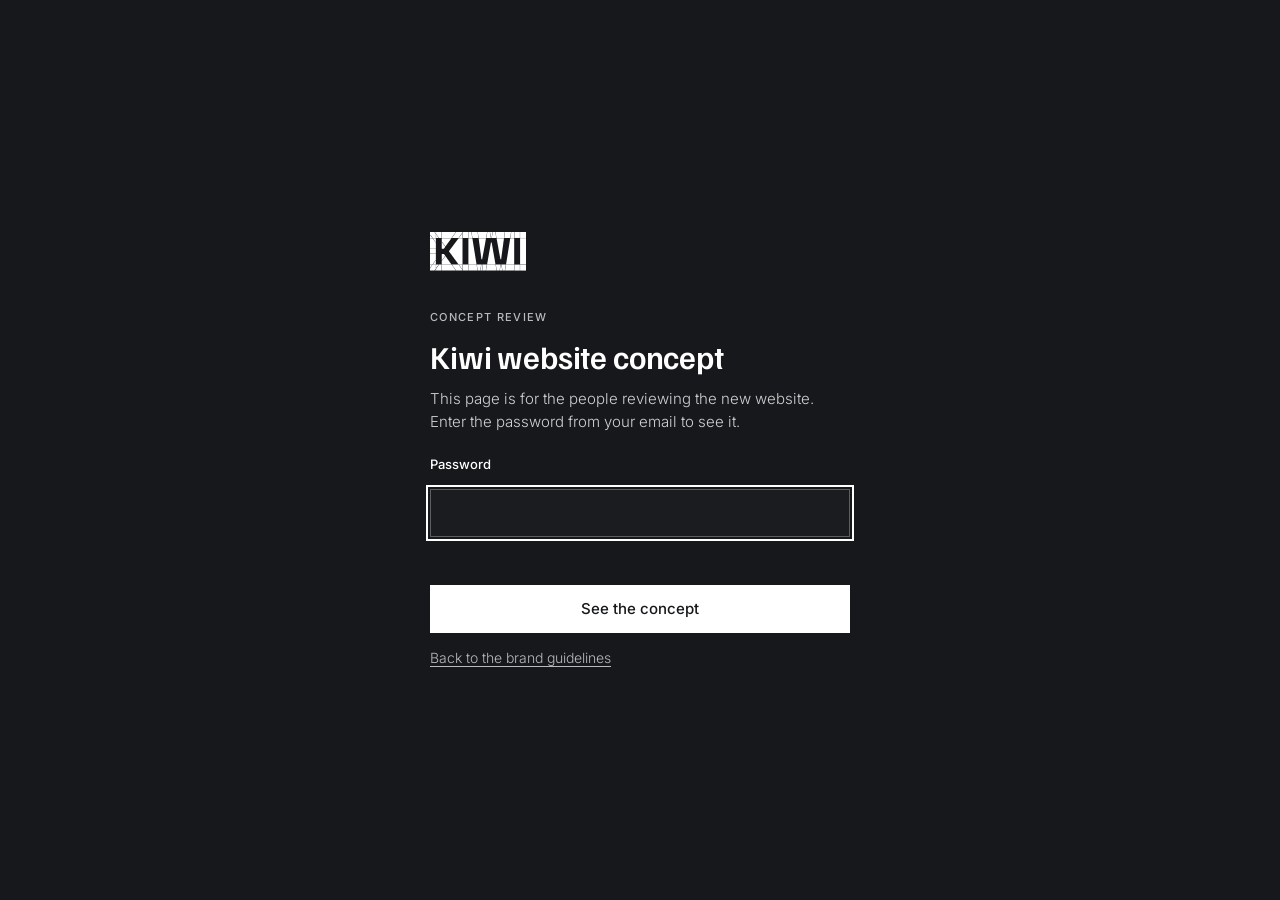
<file: concept/privacy.html>
<!DOCTYPE html>
<html lang="en-GB" data-cr-page="Privacy policy" data-accent="cyan">
<head>
<meta charset="utf-8">
<meta name="viewport" content="width=device-width, initial-scale=1, viewport-fit=cover">
<title>Privacy policy · Kiwi</title>
<meta name="description" content="How Kiwi uses the details you give us.">
<meta name="robots" content="noindex, nofollow">
<script>document.documentElement.classList.add("kw-js");if(location.protocol!=="file:")["familjen-grotesk-latin","inter-latin"].forEach(f=>{const l=document.createElement("link");l.rel="preload";l.as="font";l.type="font/woff2";l.crossOrigin="";l.href="assets/fonts/"+f+".woff2";document.head.appendChild(l)})</script>
<link rel="stylesheet" href="assets/kiwi.css">
<script src="assets/kiwi.js" defer></script>
<script>/* Concept gate: opened on its own, a concept page sends people to the password screen first */(()=>{try{if(window.parent===window&&localStorage.getItem('kiwi-cr')!=='1')location.replace('../concept-review.html')}catch(_){}})();</script>
</head>
<body>
<a class="kw-skip" href="#main">Skip to content</a>
<header class="kw-header kw-header--over kw-on-dark" data-section="header" data-cr-shared data-label="Navigation">
<div class="kw-header__in">
<a class="kw-header__logo" href="home.html" aria-label="Kiwi home"><svg class="kw-header__logo-svg" viewBox="0 0 280 80" fill="none" xmlns="http://www.w3.org/2000/svg" aria-hidden="true" focusable="false">
<path d="M279.12 0V79.1201H200V79.1172H187.685V66.8506H200V78.1201H278.12V1H200V12.2432H187.685V0H279.12ZM12.2031 75.0391L9.13574 79.1172H0V74.2617L5.42578 66.8506H12.2031V75.0391ZM12.2031 79.1172H9.61719L12.2031 75.6787V79.1172ZM24.085 79.1172H12.5859V75.1699L18.8438 66.8506H24.085V79.1172ZM53.8848 79.1172H24.4688V66.8506H44.9053L53.8848 79.1172ZM67.7402 77.8779V79.1172H54.3604L45.3799 66.8506H59.4453L67.7402 77.8779ZM68.6719 79.1172H68.123V78.3877L68.6719 79.1172ZM79.6221 79.1172H69.1523L68.123 77.749V66.8506H79.6221V79.1172ZM99.0596 79.1172H80.0059V66.8506H97.0518L99.0596 79.1172ZM104.401 79.1172H99.4482L97.4404 66.8506H106.677L104.401 79.1172ZM109.941 79.1172H104.789L107.065 66.8506H108.279L109.941 79.1172ZM116.275 79.1172H110.328L108.666 66.8506H118.464L116.275 79.1172ZM138.745 79.1172H116.665L118.853 66.8506H136.557L138.745 79.1172ZM145.097 79.1172H139.136L136.947 66.8506H146.76L145.097 79.1172ZM150.645 79.1172H145.483L147.146 66.8506H148.365L150.645 79.1172ZM155.981 79.1172H151.034L148.755 66.8506H157.989L155.981 79.1172ZM175.416 79.1172H156.37L158.378 66.8506H175.416V79.1172ZM187.302 79.1172H175.798V66.8506H187.302V79.1172ZM67.7402 77.2402L59.9248 66.8506H67.7402V77.2402ZM12.5859 74.5303V66.8506H18.3623L12.5859 74.5303ZM0 73.6143V66.8506H4.95117L0 73.6143ZM219.359 62.8809C219.359 64.0158 219.571 64.8447 219.994 65.3672C220.426 65.8896 221.102 66.1513 222.021 66.1514C222.939 66.1514 223.611 65.8896 224.034 65.3672C224.466 64.8447 224.683 64.0156 224.683 62.8809V56.6387H226.169V62.8135C226.169 64.2816 225.835 65.4077 225.169 66.1914C224.511 66.975 223.453 67.3671 221.994 67.3672C220.553 67.3672 219.494 66.9751 218.818 66.1914C218.152 65.4077 217.818 64.2816 217.818 62.8135V56.6387H219.359V62.8809ZM212.122 56.6387C213.356 56.6387 214.261 56.8734 214.838 57.3418C215.423 57.8011 215.716 58.4179 215.716 59.1924C215.716 59.6788 215.585 60.1119 215.324 60.4902C215.072 60.8684 214.68 61.12 214.148 61.2461V61.5703C214.824 61.6874 215.333 61.9668 215.676 62.4082C216.027 62.8406 216.202 63.4041 216.202 64.0977C216.202 65.0163 215.887 65.7597 215.257 66.3271C214.626 66.8946 213.653 67.1777 212.338 67.1777H208.501V56.6387H212.122ZM229.879 67.1777H228.366V56.6387H229.879V67.1777ZM233.59 65.9082H238.562V67.1777H232.076V56.6387H233.59V65.9082ZM243.629 56.6387C245.448 56.6387 246.763 57.1027 247.574 58.0303C248.394 58.949 248.804 60.2419 248.804 61.9082C248.804 63.5746 248.394 64.872 247.574 65.7998C246.764 66.7186 245.448 67.1777 243.629 67.1777H240.184V56.6387H243.629ZM12.2031 56.9443L5.23145 66.4678H0V44.9404H12.2031V56.9443ZM12.2031 66.4678H5.70605L12.2031 57.5918V66.4678ZM44.625 66.4678H24.4688V59.3721L32.0508 49.291L44.625 66.4678ZM67.7402 66.4678H59.6377L39.3838 39.542L59.6289 12.626H67.7402V66.4678ZM88.2119 12.8398V12.8701L96.9873 66.4678H80.0059V12.626H88.1768L88.2119 12.8398ZM136.488 66.4678H118.921L126.943 21.4971H128.465L136.488 66.4678ZM175.416 66.4678H158.44L167.219 12.8555V12.8398L167.254 12.626H175.416V66.4678ZM200 66.4678H187.686V12.626H200V66.4678ZM209.987 65.9619H212.324C213.153 65.9619 213.753 65.7952 214.122 65.4619C214.5 65.1197 214.689 64.6378 214.689 64.0166C214.689 63.4131 214.504 62.9446 214.135 62.6113C213.765 62.2781 213.171 62.1113 212.352 62.1113H209.987V65.9619ZM241.71 65.9082H243.494C244.404 65.9082 245.133 65.7638 245.683 65.4756C246.241 65.1783 246.643 64.7322 246.886 64.1377C247.138 63.5432 247.264 62.7998 247.264 61.9082C247.264 61.0076 247.138 60.2642 246.886 59.6787C246.643 59.0843 246.241 58.6427 245.683 58.3545C245.133 58.0574 244.404 57.9092 243.494 57.9092H241.71V65.9082ZM209.987 60.9355H212.148C212.851 60.9355 213.374 60.8096 213.716 60.5576C214.058 60.3054 214.229 59.9179 214.229 59.3955C214.229 58.3686 213.536 57.8555 212.148 57.8555H209.987V60.9355ZM31.8135 48.9668L24.4688 58.7324V44.9414H28.8672L31.8135 48.9668ZM108.708 55.8994H107.187L101.317 12.626H116.736L108.708 55.8994ZM148.241 55.8994H146.72L138.687 12.626H154.11L148.241 55.8994ZM256.243 34.1943C257.09 34.1944 257.815 34.3434 258.418 34.6406C259.021 34.9379 259.499 35.3654 259.851 35.9238C260.202 36.4733 260.423 37.1355 260.513 37.9102H259.026C258.918 37.1175 258.621 36.5046 258.135 36.0723C257.657 35.6309 257.004 35.4102 256.175 35.4102C255.112 35.4103 254.324 35.7893 253.811 36.5459C253.306 37.3024 253.054 38.3245 253.054 39.6123C253.054 40.9905 253.324 42.0588 253.864 42.8154C254.414 43.572 255.207 43.9502 256.243 43.9502C257.126 43.9501 257.814 43.6883 258.31 43.166C258.805 42.6436 259.076 41.9189 259.121 40.9912H255.675V39.7744H260.539V44.9365H259.323V43.6396H258.999C258.801 44.0448 258.472 44.3962 258.013 44.6934C257.562 44.9905 256.914 45.1386 256.067 45.1387C255.068 45.1387 254.229 44.9049 253.554 44.4365C252.878 43.9592 252.37 43.306 252.027 42.4775C251.685 41.6398 251.514 40.6889 251.514 39.626C251.514 38.5543 251.685 37.6133 252.027 36.8027C252.37 35.983 252.892 35.3432 253.595 34.8838C254.297 34.4244 255.18 34.1943 256.243 34.1943ZM214.055 43.7207H214.379L217.229 34.3975H219.986V44.9365H218.473V35.6943H218.148L215.393 44.9365H212.96L210.204 35.6943H209.88V44.9365H208.501V34.3975H211.258L214.055 43.7207ZM230.625 44.8555V44.9365H229.044L228.074 41.8691H223.771L222.802 44.9365H221.329V44.8555L224.761 34.3975H227.192L230.625 44.8555ZM238.783 43.7334H239.107V34.3975H240.486V44.9365H237.729L233.541 35.5996H233.217V44.9365H231.839V34.3975H234.595L238.783 43.7334ZM251.008 44.8555V44.9365H249.427L248.457 41.8691H244.154L243.185 44.9365H241.712V44.8555L245.144 34.3975H247.575L251.008 44.8555ZM269.543 35.667H264.301V38.6533H268.436V39.8691H264.301V43.666H269.624V44.9365H262.787V34.3975H269.543V35.667ZM12.2031 44.5586H0V34.4873H12.2031V44.5586ZM224.173 40.5986H227.673L226.085 35.5723H225.761L224.173 40.5986ZM244.556 40.5986H248.056L246.468 35.5723H246.144L244.556 40.5986ZM12.2031 22.1777V34.1055H0V12.626H5.21094L12.2031 22.1777ZM31.8271 30.1338L28.9229 34.1055H24.4688V20.3496L31.8271 30.1338ZM32.0645 29.8105L24.4688 19.7119V12.626H44.6357L32.0645 29.8105ZM230.892 11.75C231.711 11.75 232.387 11.8991 232.918 12.1963C233.449 12.4845 233.851 12.8673 234.121 13.3447C234.391 13.822 234.544 14.3494 234.58 14.9258H233.121C233.094 14.5925 232.999 14.2767 232.837 13.9795C232.684 13.6823 232.445 13.4391 232.121 13.25C231.797 13.0608 231.368 12.9658 230.837 12.9658C230.261 12.9659 229.797 13.0972 229.445 13.3584C229.103 13.6106 228.933 13.9619 228.933 14.4121C228.933 14.9164 229.13 15.304 229.526 15.5742C229.932 15.8445 230.414 16.0689 230.973 16.249L231.999 16.5869C232.512 16.7491 232.995 16.9474 233.445 17.1816C233.905 17.4158 234.274 17.727 234.553 18.1143C234.841 18.4925 234.985 19.0012 234.985 19.6406C234.985 20.6135 234.647 21.366 233.972 21.8975C233.296 22.4288 232.395 22.6943 231.27 22.6943C230.585 22.6943 229.981 22.6003 229.459 22.4111C228.946 22.222 228.509 21.9602 228.148 21.627C227.797 21.2848 227.522 20.8887 227.324 20.4385C227.135 19.9881 227.022 19.501 226.986 18.9785H228.446C228.473 19.3929 228.594 19.7943 228.811 20.1816C229.027 20.5599 229.343 20.8701 229.757 21.1133C230.18 21.3564 230.707 21.4785 231.337 21.4785C232.022 21.4785 232.558 21.3295 232.945 21.0322C233.332 20.726 233.526 20.3114 233.526 19.7891C233.526 19.2669 233.337 18.8661 232.959 18.5869C232.59 18.3077 232.121 18.0739 231.554 17.8848L230.54 17.5469C230.027 17.3757 229.536 17.1773 229.067 16.9521C228.599 16.7179 228.216 16.4115 227.919 16.0332C227.622 15.6549 227.473 15.1594 227.473 14.5469C227.473 13.9526 227.617 13.4484 227.905 13.0342C228.193 12.6199 228.594 12.3041 229.107 12.0879C229.621 11.8627 230.216 11.75 230.892 11.75ZM244.979 11.75C245.825 11.75 246.551 11.899 247.154 12.1963C247.758 12.4935 248.236 12.9211 248.587 13.4795C248.938 14.0289 249.159 14.6912 249.249 15.4658H247.763C247.655 14.6731 247.357 14.0603 246.87 13.6279C246.393 13.1868 245.74 12.9658 244.911 12.9658C243.848 12.9659 243.06 13.345 242.547 14.1016C242.043 14.8581 241.79 15.8802 241.79 17.168C241.79 18.5459 242.06 19.6135 242.601 20.3701C243.15 21.1267 243.943 21.5058 244.979 21.5059C245.861 21.5059 246.55 21.2441 247.046 20.7217C247.541 20.1993 247.811 19.4745 247.856 18.5469H244.411V17.3301H249.275V22.4922H248.06V21.1943H247.735C247.537 21.5997 247.208 21.9518 246.749 22.249C246.299 22.5462 245.65 22.6943 244.804 22.6943C243.804 22.6943 242.966 22.4605 242.29 21.9922C241.615 21.5149 241.106 20.8617 240.764 20.0332C240.421 19.1955 240.25 18.2446 240.25 17.1816C240.25 16.1098 240.421 15.1681 240.764 14.3574C241.106 13.538 241.629 12.8988 242.331 12.4395C243.034 11.9802 243.916 11.7501 244.979 11.75ZM211.945 11.9531C213.765 11.9531 215.08 12.4169 215.891 13.3447C216.71 14.2635 217.12 15.5562 217.12 17.2227C217.12 18.8889 216.71 20.1855 215.891 21.1133C215.08 22.0321 213.765 22.4922 211.945 22.4922H208.5V11.9531H211.945ZM225.661 13.2227H220.419V16.209H224.554V17.4248H220.419V21.2217H225.742V22.4922H218.905V11.9531H225.661V13.2227ZM238.414 22.4922H236.9V11.9531H238.414V22.4922ZM258.372 21.2891H258.696V11.9531H260.074V22.4922H257.317L253.129 13.1553H252.805V22.4922H251.427V11.9531H254.183L258.372 21.2891ZM12.2031 21.5293L5.68555 12.626H12.2031V21.5293ZM210.026 21.2217H211.811C212.72 21.2217 213.45 21.0773 213.999 20.7891C214.557 20.4918 214.959 20.0466 215.202 19.4521C215.454 18.8577 215.58 18.1143 215.58 17.2227C215.58 16.3221 215.454 15.5786 215.202 14.9932C214.959 14.3987 214.558 13.9572 213.999 13.6689C213.45 13.3717 212.72 13.2227 211.811 13.2227H210.026V21.2217ZM4.93066 12.2432H0V5.50684L4.93066 12.2432ZM12.2031 4.04297V12.2432H5.40527L0 4.8584V0H9.16211L12.2031 4.04297ZM18.3711 12.2432H12.5859V4.55176L18.3711 12.2432ZM24.085 12.2432H18.8516L12.5859 3.91406V0H24.085V12.2432ZM44.9268 12.2432H24.4688V0H53.8887L44.9268 12.2432ZM67.7402 1.2041L59.4365 12.2432H45.4004L54.3623 0H67.7402V1.2041ZM67.7402 12.2432H59.917L67.7402 1.84277V12.2432ZM79.6221 12.2432H68.123V1.33398L69.127 0H79.6221V12.2432ZM88.1143 12.2432H80.0059V0H86.1104L88.1143 12.2432ZM100.877 12.2432H88.502L86.498 0H99.2168L100.877 12.2432ZM116.808 12.2432H101.263L99.6035 0H119.079L116.808 12.2432ZM126.814 12.2432H117.196L119.468 0H124.631L126.814 12.2432ZM128.206 12.2432H127.204L125.02 0H130.39L128.206 12.2432ZM138.218 12.2432H128.595L130.778 0H135.943L138.218 12.2432ZM154.163 12.2432H138.607L136.332 0H155.822L154.163 12.2432ZM166.929 12.2432H154.549L156.208 0H168.933L166.929 12.2432ZM175.416 12.2432H167.316L169.32 0H175.416V12.2432ZM187.302 12.2432H175.798V0H187.302V12.2432ZM12.2031 3.4043L9.64258 0H12.2031V3.4043ZM68.123 0.695312V0H68.6465L68.123 0.695312Z" fill="currentColor"/>
</svg></a>
<nav class="kw-header__nav" aria-label="Main">
<ul class="kw-header__links">
<li><a class="kw-header__link" href="our-work.html">Our work</a></li>
<li><a class="kw-header__link" href="home.html#what-we-do">What we do</a></li>
<li><a class="kw-header__link" href="home.html#about">About</a></li>
</ul>
<i class="kw-header__bar" aria-hidden="true"></i>
<a class="kw-btn kw-btn--light kw-btn--on-photo kw-header__cta" href="contact.html"><span class="kw-btn__label">Contact</span><span class="kw-btn__box"><svg viewBox="0 0 24 24" aria-hidden="true" focusable="false"><path d="M6.29425 17.6443L5.25 16.6L15.0905 6.75H6.14425V5.25H17.6443V16.75H16.1443V7.80375L6.29425 17.6443Z" fill="currentColor"/></svg></span></a>
</nav>
<button type="button" class="kw-header__burger" aria-expanded="false" aria-controls="kw-menu" hidden><span class="kw-header__burger-lines" aria-hidden="true"><i></i><i></i><i></i></span><span class="kw-header__burger-label kw-sr">Menu</span></button>
</div>
<div class="kw-menu" id="kw-menu" hidden>
<nav aria-label="Main">
<ol class="kw-menu__list">
<li><a class="kw-menu__link" href="our-work.html"><span class="kw-menu__n" aria-hidden="true">01</span>Our work</a></li>
<li><a class="kw-menu__link" href="home.html#what-we-do"><span class="kw-menu__n" aria-hidden="true">02</span>What we do</a></li>
<li><a class="kw-menu__link" href="home.html#about"><span class="kw-menu__n" aria-hidden="true">03</span>About</a></li>
<li><a class="kw-menu__link" href="contact.html"><span class="kw-menu__n" aria-hidden="true">04</span>Contact</a></li>
</ol>
</nav>
</div>
</header>
<main id="main">
<section class="kw-section kw-dark kw-phead kw-on-dark" data-section="page-head" data-label="Privacy policy header" data-motion aria-labelledby="kw-phead-title">
<div class="kw-phead__in">
<svg class="kw-phead__lines" aria-hidden="true" focusable="false"></svg><svg class="kw-phead__lines kw-phead__lines--spot" aria-hidden="true" focusable="false"></svg>
<div class="kw-phead__fade" aria-hidden="true"></div>
<div class="kw-wrap kw-phead__copy">
<div class="kw-phead__main">
<p class="kw-eyebrow-dot" data-reveal="rise">Legal</p>
<h1 class="kw-phead__title kw-words" id="kw-phead-title" data-delay="300">Privacy <span class="kw-key">policy.</span></h1>
<p class="kw-phead__line">How we use the details you give us, and what you can ask us to do with them.</p>
</div>
<dl class="kw-phead__aside kw-phead__facts"><div><dt>Last updated</dt><dd>19 October 2026</dd></div><div><dt>Company</dt><dd>Kiwi Design Limited</dd></div></dl>
</div>
</div>
</section>
<section class="kw-section kw-light kw-legal" data-section="legal" data-label="Privacy policy" data-motion>
<div class="kw-wrap kw-legal__in">
<nav class="kw-legal__toc" aria-label="On this page" data-reveal="lift"><p class="kw-legal__toc-h">On this page</p><ol><li><a href="#who">Who we are</a></li><li><a href="#collect">What we collect</a></li><li><a href="#use">How we use it</a></li><li><a href="#basis">Our lawful basis</a></li><li><a href="#share">Who we share it with</a></li><li><a href="#keep">How long we keep it</a></li><li><a href="#rights">Your rights</a></li><li><a href="#cookies-link">Cookies</a></li><li><a href="#complain">If you’re not happy</a></li></ol></nav>
<div class="kw-legal__body" data-reveal="lift" data-delay="150"><section class="kw-legal__sec" id="who" aria-labelledby="who-h"><h2 class="kw-legal__h" id="who-h">Who we are</h2><p>Kiwi Design Limited (&ldquo;Kiwi&rdquo;, &ldquo;we&rdquo;) is registered in England, number 2077828, at 9 Bessemer Close, Ebblake Industrial Estate, Verwood, Dorset BH31 6AZ. We decide how the details you give us are used, so we are the data controller.</p></section><section class="kw-legal__sec" id="collect" aria-labelledby="collect-h"><h2 class="kw-legal__h" id="collect-h">What we collect</h2><p>When you send an enquiry, call or email us, we keep:</p><ul><li>your name, company, email address and phone number</li><li>what you tell us about your project, such as the sector and where the site is</li><li>our replies, and notes of calls and meetings about your project</li></ul><p>We don&rsquo;t ask for anything we don&rsquo;t need to reply.</p></section><section class="kw-legal__sec" id="use" aria-labelledby="use-h"><h2 class="kw-legal__h" id="use-h">How we use it</h2><ul><li>to reply to your enquiry and talk to you about your project</li><li>to prepare a proposal or quote</li><li>to run the project if we work together, including contracts, invoices and health and safety records</li></ul><p>We don&rsquo;t sell your details, and we don&rsquo;t add you to a mailing list.</p></section><section class="kw-legal__sec" id="basis" aria-labelledby="basis-h"><h2 class="kw-legal__h" id="basis-h">Our lawful basis</h2><p>We use your details because you&rsquo;ve asked us to reply (legitimate interests), to take steps before a contract and to carry one out (contract), and to keep the records the law asks of us (legal obligation).</p></section><section class="kw-legal__sec" id="share" aria-labelledby="share-h"><h2 class="kw-legal__h" id="share-h">Who we share it with</h2><p>Only the people who need it to do the work: our own team, subcontractors and consultants on your project, and the companies that run our email and IT. Each of them has to keep your details safe. We don&rsquo;t send your details outside the UK unless the service we use protects them to the same standard.</p></section><section class="kw-legal__sec" id="keep" aria-labelledby="keep-h"><h2 class="kw-legal__h" id="keep-h">How long we keep it</h2><p>We keep enquiry details for as long as we need them to reply and follow up. If we work together, we keep project records for as long as the contract and the law require, then delete them.</p></section><section class="kw-legal__sec" id="rights" aria-labelledby="rights-h"><h2 class="kw-legal__h" id="rights-h">Your rights</h2><p>You can ask us to:</p><ul><li>send you a copy of the details we hold about you</li><li>correct anything that&rsquo;s wrong</li><li>delete your details, or stop using them, where we don&rsquo;t need to keep them</li><li>move your details to another company</li></ul><p>To do any of these, email <a href="mailto:enquiries@wearekiwi.co.uk">enquiries@wearekiwi.co.uk</a> or call <a href="tel:+441202501745">01202 501745</a>. We&rsquo;ll reply within a month.</p></section><section class="kw-legal__sec" id="cookies-link" aria-labelledby="cookies-link-h"><h2 class="kw-legal__h" id="cookies-link-h">Cookies</h2><p>How this site uses cookies is set out on our <a href="cookies.html">cookies page</a>.</p></section><section class="kw-legal__sec" id="complain" aria-labelledby="complain-h"><h2 class="kw-legal__h" id="complain-h">If you&rsquo;re not happy</h2><p>Talk to us first and we&rsquo;ll try to put it right. You can also complain to the Information Commissioner&rsquo;s Office at <a href="https://ico.org.uk/make-a-complaint/" rel="noopener" target="_blank">ico.org.uk</a> or on 0303 123 1113.</p></section></div>
</div>
</section>
</main>
<footer class="kw-footer kw-dark kw-on-dark" data-section="footer" data-cr-shared data-label="Footer" data-motion>
<div class="kw-ticker" aria-label="40 years. Making it happen since 1986. From the first drawing to handover." role="img">
<div class="kw-ticker__track" aria-hidden="true"><span class="kw-ticker__item"><b class="kw-ticker__n">40</b> years</span><span class="kw-ticker__dot" aria-hidden="true"></span><span class="kw-ticker__item">Making it happen since 1986</span><span class="kw-ticker__dot" aria-hidden="true"></span><span class="kw-ticker__item">From the first drawing to handover</span><span class="kw-ticker__dot" aria-hidden="true"></span><span class="kw-ticker__item"><b class="kw-ticker__n">40</b> years</span><span class="kw-ticker__dot" aria-hidden="true"></span><span class="kw-ticker__item">Making it happen since 1986</span><span class="kw-ticker__dot" aria-hidden="true"></span><span class="kw-ticker__item">From the first drawing to handover</span><span class="kw-ticker__dot" aria-hidden="true"></span></div><div class="kw-ticker__track" aria-hidden="true"><span class="kw-ticker__item"><b class="kw-ticker__n">40</b> years</span><span class="kw-ticker__dot" aria-hidden="true"></span><span class="kw-ticker__item">Making it happen since 1986</span><span class="kw-ticker__dot" aria-hidden="true"></span><span class="kw-ticker__item">From the first drawing to handover</span><span class="kw-ticker__dot" aria-hidden="true"></span><span class="kw-ticker__item"><b class="kw-ticker__n">40</b> years</span><span class="kw-ticker__dot" aria-hidden="true"></span><span class="kw-ticker__item">Making it happen since 1986</span><span class="kw-ticker__dot" aria-hidden="true"></span><span class="kw-ticker__item">From the first drawing to handover</span><span class="kw-ticker__dot" aria-hidden="true"></span></div>
</div>
<div class="kw-wrap kw-footer__in">
<div class="kw-footer__top">
<a class="kw-footer__logo" href="home.html" aria-label="Kiwi home"><svg class="kw-footer__logo-svg" viewBox="0 0 200 80" fill="none" xmlns="http://www.w3.org/2000/svg" aria-hidden="true" focusable="false">
<path d="M12.2031 66.8506V75.0391L9.13574 79.1172H0V74.2617L5.42578 66.8506H12.2031Z" fill="currentColor"/>
<path d="M12.2031 79.1172H9.61719L12.2031 75.6787V79.1172Z" fill="currentColor"/>
<path d="M24.085 66.8506V79.1172H12.5859V75.1699L18.8438 66.8506H24.085Z" fill="currentColor"/>
<path d="M44.9053 66.8506L53.8848 79.1172H24.4688V66.8506H44.9053Z" fill="currentColor"/>
<path d="M59.4453 66.8506L67.7402 77.8779V79.1172H54.3604L45.3799 66.8506H59.4453Z" fill="currentColor"/>
<path d="M68.6719 79.1172H68.123V78.3877L68.6719 79.1172Z" fill="currentColor"/>
<path d="M79.6221 66.8506V79.1172H69.1523L68.123 77.749V66.8506H79.6221Z" fill="currentColor"/>
<path d="M97.0518 66.8506L99.0596 79.1172H80.0059V66.8506H97.0518Z" fill="currentColor"/>
<path d="M106.677 66.8506L104.401 79.1172H99.4482L97.4404 66.8506H106.677Z" fill="currentColor"/>
<path d="M108.279 66.8506L109.941 79.1172H104.789L107.065 66.8506H108.279Z" fill="currentColor"/>
<path d="M118.464 66.8506L116.275 79.1172H110.328L108.666 66.8506H118.464Z" fill="currentColor"/>
<path d="M136.557 66.8506L138.745 79.1172H116.665L118.853 66.8506H136.557Z" fill="currentColor"/>
<path d="M146.76 66.8506L145.097 79.1172H139.136L136.947 66.8506H146.76Z" fill="currentColor"/>
<path d="M148.365 66.8506L150.645 79.1172H145.483L147.146 66.8506H148.365Z" fill="currentColor"/>
<path d="M157.989 66.8506L155.981 79.1172H151.034L148.755 66.8506H157.989Z" fill="currentColor"/>
<path d="M175.416 66.8506V79.1172H156.37L158.378 66.8506H175.416Z" fill="currentColor"/>
<path d="M187.302 66.8506V79.1172H175.798V66.8506H187.302Z" fill="currentColor"/>
<path d="M200 66.8506V79.1172H187.685V66.8506H200Z" fill="currentColor"/>
<path d="M67.7402 66.8506V77.2402L59.9248 66.8506H67.7402Z" fill="currentColor"/>
<path d="M18.3623 66.8506L12.5859 74.5303V66.8506H18.3623Z" fill="currentColor"/>
<path d="M4.95117 66.8506L0 73.6143V66.8506H4.95117Z" fill="currentColor"/>
<path d="M200 66.4678H187.686V12.626H200V66.4678Z" fill="currentColor"/>
<path d="M12.2031 44.9404V56.9443L5.23145 66.4678H0V44.9404H12.2031Z" fill="currentColor"/>
<path d="M12.2031 66.4678H5.70605L12.2031 57.5918V66.4678Z" fill="currentColor"/>
<path d="M44.625 66.4678H24.4688V59.3721L32.0508 49.291L44.625 66.4678Z" fill="currentColor"/>
<path d="M67.7402 12.626V66.4678H59.6377L39.3838 39.542L59.6289 12.626H67.7402Z" fill="currentColor"/>
<path d="M136.488 66.4678H118.921L126.943 21.4971H128.465L136.488 66.4678Z" fill="currentColor"/>
<path d="M175.416 12.626V66.4678H158.44L167.219 12.8555V12.8398L167.254 12.626H175.416Z" fill="currentColor"/>
<path d="M88.1768 12.626L88.2119 12.8398V12.8701L96.9873 66.4678H80.0059V12.626H88.1768Z" fill="currentColor"/>
<path d="M31.8135 48.9668L24.4688 58.7324V44.9414H28.8672L31.8135 48.9668Z" fill="currentColor"/>
<path d="M116.736 12.626L108.708 55.8994H107.187L101.317 12.626H116.736Z" fill="currentColor"/>
<path d="M154.11 12.626L148.241 55.8994H146.72L138.687 12.626H154.11Z" fill="currentColor"/>
<path d="M12.2031 34.4873V44.5586H0V34.4873H12.2031Z" fill="currentColor"/>
<path d="M5.21094 12.626L12.2031 22.1777V34.1055H0V12.626H5.21094Z" fill="currentColor"/>
<path d="M31.8271 30.1338L28.9229 34.1055H24.4688V20.3496L31.8271 30.1338Z" fill="currentColor"/>
<path d="M44.6357 12.626L32.0645 29.8105L24.4688 19.7119V12.626H44.6357Z" fill="currentColor"/>
<path d="M12.2031 12.626V21.5293L5.68555 12.626H12.2031Z" fill="currentColor"/>
<path d="M4.93066 12.2432H0V5.50684L4.93066 12.2432Z" fill="currentColor"/>
<path d="M12.2031 4.04297V12.2432H5.40527L0 4.8584V0H9.16211L12.2031 4.04297Z" fill="currentColor"/>
<path d="M18.3711 12.2432H12.5859V4.55176L18.3711 12.2432Z" fill="currentColor"/>
<path d="M24.085 12.2432H18.8516L12.5859 3.91406V0H24.085V12.2432Z" fill="currentColor"/>
<path d="M44.9268 12.2432H24.4688V0H53.8887L44.9268 12.2432Z" fill="currentColor"/>
<path d="M67.7402 1.2041L59.4365 12.2432H45.4004L54.3623 0H67.7402V1.2041Z" fill="currentColor"/>
<path d="M67.7402 12.2432H59.917L67.7402 1.84277V12.2432Z" fill="currentColor"/>
<path d="M79.6221 12.2432H68.123V1.33398L69.127 0H79.6221V12.2432Z" fill="currentColor"/>
<path d="M88.1143 12.2432H80.0059V0H86.1104L88.1143 12.2432Z" fill="currentColor"/>
<path d="M100.877 12.2432H88.502L86.498 0H99.2168L100.877 12.2432Z" fill="currentColor"/>
<path d="M116.808 12.2432H101.263L99.6035 0H119.079L116.808 12.2432Z" fill="currentColor"/>
<path d="M126.814 12.2432H117.196L119.468 0H124.631L126.814 12.2432Z" fill="currentColor"/>
<path d="M128.206 12.2432H127.204L125.02 0H130.39L128.206 12.2432Z" fill="currentColor"/>
<path d="M138.218 12.2432H128.595L130.778 0H135.943L138.218 12.2432Z" fill="currentColor"/>
<path d="M154.163 12.2432H138.607L136.332 0H155.822L154.163 12.2432Z" fill="currentColor"/>
<path d="M166.929 12.2432H154.549L156.208 0H168.933L166.929 12.2432Z" fill="currentColor"/>
<path d="M175.416 12.2432H167.316L169.32 0H175.416V12.2432Z" fill="currentColor"/>
<path d="M187.302 12.2432H175.798V0H187.302V12.2432Z" fill="currentColor"/>
<path d="M200 12.2432H187.685V0H200V12.2432Z" fill="currentColor"/>
<path d="M12.2031 3.4043L9.64258 0H12.2031V3.4043Z" fill="currentColor"/>
<path d="M68.123 0.695312V0H68.6465L68.123 0.695312Z" fill="currentColor"/>
</svg></a>
<p class="kw-footer__strap kw-words">Design, Manage, Build.</p>
</div>
<div class="kw-footer__cols">
<nav class="kw-footer__col" aria-label="Footer">
<h2 class="kw-footer__h" data-reveal="rise">Explore</h2>
<ul><li><a href="our-work.html">Our work</a></li><li><a href="home.html#what-we-do">What we do</a></li><li><a href="home.html#about">About</a></li><li><a href="careers.html">Careers</a></li><li><a href="contact.html">Contact</a></li></ul>
</nav>
<div class="kw-footer__col">
<h2 class="kw-footer__h" data-reveal="rise">Visit</h2>
<address>Kiwi, 9 Bessemer Close<br>Ebblake Industrial Estate<br>Verwood, Dorset BH31 6AZ</address>
</div>
<div class="kw-footer__col">
<h2 class="kw-footer__h" data-reveal="rise">Talk to us</h2>
<ul><li><a href="tel:+441202501745">01202 501745</a></li><li><a href="mailto:enquiries@wearekiwi.co.uk">enquiries@wearekiwi.co.uk</a></li><li class="kw-footer__hours">Monday to Friday, 8am to 5pm</li></ul>
<ul class="kw-footer__socials"><li><a class="kw-footer__soc" href="https://www.linkedin.com/" data-tbc="Kiwi LinkedIn address" aria-label="Kiwi on LinkedIn" rel="noopener"><svg viewBox="0 0 24 24" aria-hidden="true" focusable="false"><path fill="currentColor" d="M20.45 20.45h-3.55v-5.57c0-1.33-.03-3.04-1.85-3.04-1.86 0-2.14 1.45-2.14 2.94v5.67H9.35V9h3.41v1.56h.05c.48-.9 1.64-1.85 3.37-1.85 3.6 0 4.27 2.37 4.27 5.46v6.28zM5.34 7.43a2.06 2.06 0 1 1 0-4.13 2.06 2.06 0 0 1 0 4.13zM7.12 20.45H3.56V9h3.56v11.45zM22.22 0H1.77C.79 0 0 .77 0 1.73v20.54C0 23.23.79 24 1.77 24h20.45c.98 0 1.78-.77 1.78-1.73V1.73C24 .77 23.2 0 22.22 0z"/></svg></a></li></ul>
</div>
<div class="kw-footer__col">
<h2 class="kw-footer__h" data-reveal="rise">Accredited</h2>
<ul class="kw-footer__badges"><li><img src="assets/badges/safecontractor.svg" width="564" height="564" alt="SafeContractor Approved" loading="lazy"></li><li><img src="assets/badges/ssip.svg" width="1003" height="646" alt="SSIP Accredited" loading="lazy"></li></ul>
</div>
</div>
<div class="kw-footer__legal">
<p>© 2026 Kiwi Design. Registered in England No. 2077828.</p>
<p><a href="privacy.html">Privacy policy</a> · <a href="cookies.html">Cookies</a></p>
</div>
</div>
</footer>
<div class="kw-cookie kw-on-dark" role="region" aria-label="Cookie notice" hidden>
<p class="kw-cookie__p">We only use the cookies this site needs to work. <a href="cookies.html">How we use cookies</a></p>
<button type="button" class="kw-btn kw-btn--accent kw-cookie__ok"><span class="kw-btn__label">OK</span></button>
</div>
<script src="review.js" defer></script>
</body>
</html>
</file>
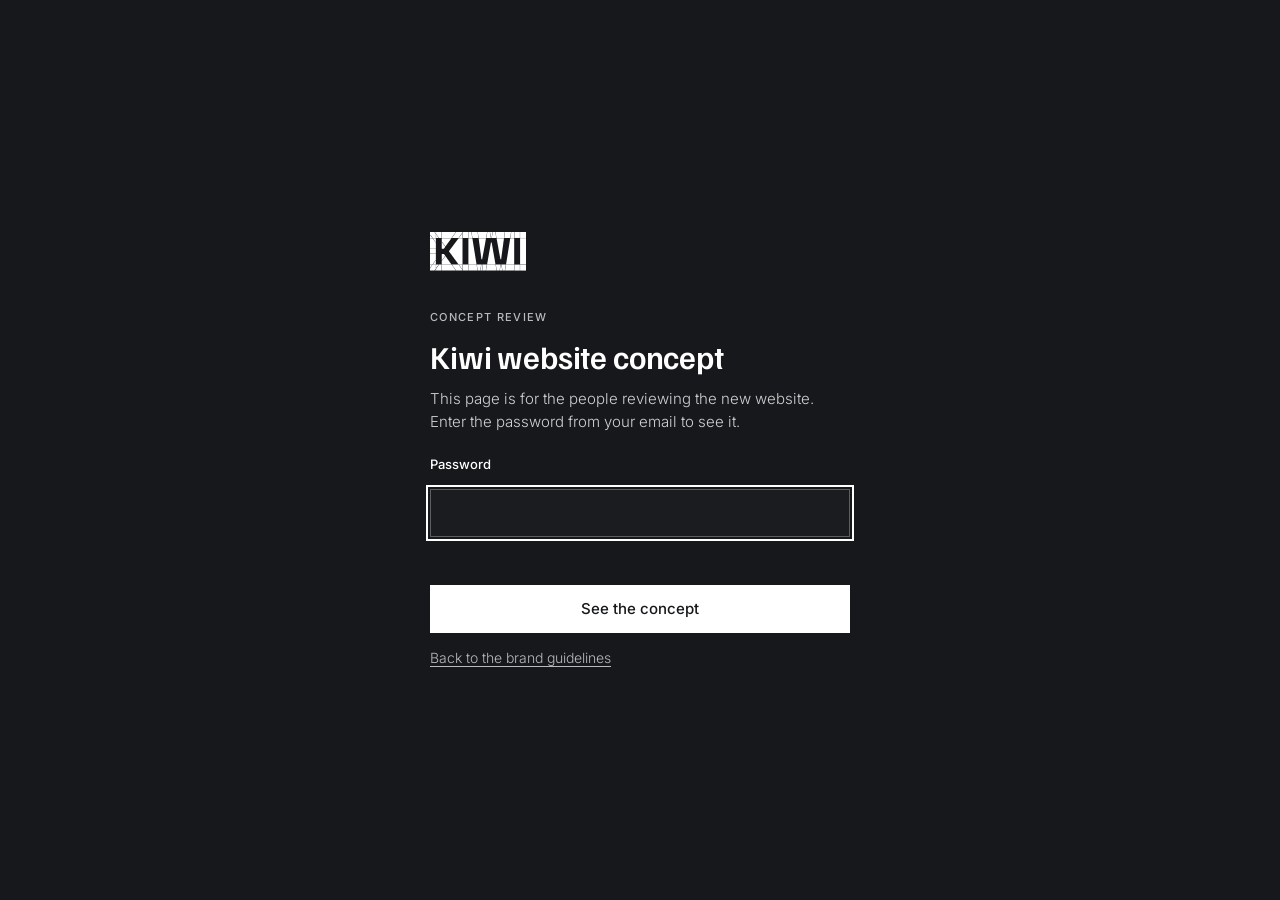
<file: concept/project.html>
<!DOCTYPE html>
<html lang="en-GB" data-cr-page="Project" data-accent="cyan">
<head>
<meta charset="utf-8">
<meta name="viewport" content="width=device-width, initial-scale=1, viewport-fit=cover">
<title>JD, Liverpool ONE · Kiwi</title>
<meta name="description" content="JD's North of England flagship at Liverpool ONE: 40,000 sq ft over 2 floors, extended and fitted out by Kiwi.">
<meta name="robots" content="noindex, nofollow">
<script>document.documentElement.classList.add("kw-js");if(location.protocol!=="file:")["familjen-grotesk-latin","inter-latin"].forEach(f=>{const l=document.createElement("link");l.rel="preload";l.as="font";l.type="font/woff2";l.crossOrigin="";l.href="assets/fonts/"+f+".woff2";document.head.appendChild(l)})</script>
<link rel="stylesheet" href="assets/kiwi.css">
<script src="assets/kiwi.js" defer></script>
<script>/* Concept gate: opened on its own, a concept page sends people to the password screen first */(()=>{try{if(window.parent===window&&localStorage.getItem('kiwi-cr')!=='1')location.replace('../concept-review.html')}catch(_){}})();</script>
</head>
<body>
<a class="kw-skip" href="#main">Skip to content</a>
<header class="kw-header kw-header--over kw-on-dark" data-section="header" data-cr-shared data-label="Navigation">
<div class="kw-header__in">
<a class="kw-header__logo" href="home.html" aria-label="Kiwi home"><svg class="kw-header__logo-svg" viewBox="0 0 280 80" fill="none" xmlns="http://www.w3.org/2000/svg" aria-hidden="true" focusable="false">
<path d="M279.12 0V79.1201H200V79.1172H187.685V66.8506H200V78.1201H278.12V1H200V12.2432H187.685V0H279.12ZM12.2031 75.0391L9.13574 79.1172H0V74.2617L5.42578 66.8506H12.2031V75.0391ZM12.2031 79.1172H9.61719L12.2031 75.6787V79.1172ZM24.085 79.1172H12.5859V75.1699L18.8438 66.8506H24.085V79.1172ZM53.8848 79.1172H24.4688V66.8506H44.9053L53.8848 79.1172ZM67.7402 77.8779V79.1172H54.3604L45.3799 66.8506H59.4453L67.7402 77.8779ZM68.6719 79.1172H68.123V78.3877L68.6719 79.1172ZM79.6221 79.1172H69.1523L68.123 77.749V66.8506H79.6221V79.1172ZM99.0596 79.1172H80.0059V66.8506H97.0518L99.0596 79.1172ZM104.401 79.1172H99.4482L97.4404 66.8506H106.677L104.401 79.1172ZM109.941 79.1172H104.789L107.065 66.8506H108.279L109.941 79.1172ZM116.275 79.1172H110.328L108.666 66.8506H118.464L116.275 79.1172ZM138.745 79.1172H116.665L118.853 66.8506H136.557L138.745 79.1172ZM145.097 79.1172H139.136L136.947 66.8506H146.76L145.097 79.1172ZM150.645 79.1172H145.483L147.146 66.8506H148.365L150.645 79.1172ZM155.981 79.1172H151.034L148.755 66.8506H157.989L155.981 79.1172ZM175.416 79.1172H156.37L158.378 66.8506H175.416V79.1172ZM187.302 79.1172H175.798V66.8506H187.302V79.1172ZM67.7402 77.2402L59.9248 66.8506H67.7402V77.2402ZM12.5859 74.5303V66.8506H18.3623L12.5859 74.5303ZM0 73.6143V66.8506H4.95117L0 73.6143ZM219.359 62.8809C219.359 64.0158 219.571 64.8447 219.994 65.3672C220.426 65.8896 221.102 66.1513 222.021 66.1514C222.939 66.1514 223.611 65.8896 224.034 65.3672C224.466 64.8447 224.683 64.0156 224.683 62.8809V56.6387H226.169V62.8135C226.169 64.2816 225.835 65.4077 225.169 66.1914C224.511 66.975 223.453 67.3671 221.994 67.3672C220.553 67.3672 219.494 66.9751 218.818 66.1914C218.152 65.4077 217.818 64.2816 217.818 62.8135V56.6387H219.359V62.8809ZM212.122 56.6387C213.356 56.6387 214.261 56.8734 214.838 57.3418C215.423 57.8011 215.716 58.4179 215.716 59.1924C215.716 59.6788 215.585 60.1119 215.324 60.4902C215.072 60.8684 214.68 61.12 214.148 61.2461V61.5703C214.824 61.6874 215.333 61.9668 215.676 62.4082C216.027 62.8406 216.202 63.4041 216.202 64.0977C216.202 65.0163 215.887 65.7597 215.257 66.3271C214.626 66.8946 213.653 67.1777 212.338 67.1777H208.501V56.6387H212.122ZM229.879 67.1777H228.366V56.6387H229.879V67.1777ZM233.59 65.9082H238.562V67.1777H232.076V56.6387H233.59V65.9082ZM243.629 56.6387C245.448 56.6387 246.763 57.1027 247.574 58.0303C248.394 58.949 248.804 60.2419 248.804 61.9082C248.804 63.5746 248.394 64.872 247.574 65.7998C246.764 66.7186 245.448 67.1777 243.629 67.1777H240.184V56.6387H243.629ZM12.2031 56.9443L5.23145 66.4678H0V44.9404H12.2031V56.9443ZM12.2031 66.4678H5.70605L12.2031 57.5918V66.4678ZM44.625 66.4678H24.4688V59.3721L32.0508 49.291L44.625 66.4678ZM67.7402 66.4678H59.6377L39.3838 39.542L59.6289 12.626H67.7402V66.4678ZM88.2119 12.8398V12.8701L96.9873 66.4678H80.0059V12.626H88.1768L88.2119 12.8398ZM136.488 66.4678H118.921L126.943 21.4971H128.465L136.488 66.4678ZM175.416 66.4678H158.44L167.219 12.8555V12.8398L167.254 12.626H175.416V66.4678ZM200 66.4678H187.686V12.626H200V66.4678ZM209.987 65.9619H212.324C213.153 65.9619 213.753 65.7952 214.122 65.4619C214.5 65.1197 214.689 64.6378 214.689 64.0166C214.689 63.4131 214.504 62.9446 214.135 62.6113C213.765 62.2781 213.171 62.1113 212.352 62.1113H209.987V65.9619ZM241.71 65.9082H243.494C244.404 65.9082 245.133 65.7638 245.683 65.4756C246.241 65.1783 246.643 64.7322 246.886 64.1377C247.138 63.5432 247.264 62.7998 247.264 61.9082C247.264 61.0076 247.138 60.2642 246.886 59.6787C246.643 59.0843 246.241 58.6427 245.683 58.3545C245.133 58.0574 244.404 57.9092 243.494 57.9092H241.71V65.9082ZM209.987 60.9355H212.148C212.851 60.9355 213.374 60.8096 213.716 60.5576C214.058 60.3054 214.229 59.9179 214.229 59.3955C214.229 58.3686 213.536 57.8555 212.148 57.8555H209.987V60.9355ZM31.8135 48.9668L24.4688 58.7324V44.9414H28.8672L31.8135 48.9668ZM108.708 55.8994H107.187L101.317 12.626H116.736L108.708 55.8994ZM148.241 55.8994H146.72L138.687 12.626H154.11L148.241 55.8994ZM256.243 34.1943C257.09 34.1944 257.815 34.3434 258.418 34.6406C259.021 34.9379 259.499 35.3654 259.851 35.9238C260.202 36.4733 260.423 37.1355 260.513 37.9102H259.026C258.918 37.1175 258.621 36.5046 258.135 36.0723C257.657 35.6309 257.004 35.4102 256.175 35.4102C255.112 35.4103 254.324 35.7893 253.811 36.5459C253.306 37.3024 253.054 38.3245 253.054 39.6123C253.054 40.9905 253.324 42.0588 253.864 42.8154C254.414 43.572 255.207 43.9502 256.243 43.9502C257.126 43.9501 257.814 43.6883 258.31 43.166C258.805 42.6436 259.076 41.9189 259.121 40.9912H255.675V39.7744H260.539V44.9365H259.323V43.6396H258.999C258.801 44.0448 258.472 44.3962 258.013 44.6934C257.562 44.9905 256.914 45.1386 256.067 45.1387C255.068 45.1387 254.229 44.9049 253.554 44.4365C252.878 43.9592 252.37 43.306 252.027 42.4775C251.685 41.6398 251.514 40.6889 251.514 39.626C251.514 38.5543 251.685 37.6133 252.027 36.8027C252.37 35.983 252.892 35.3432 253.595 34.8838C254.297 34.4244 255.18 34.1943 256.243 34.1943ZM214.055 43.7207H214.379L217.229 34.3975H219.986V44.9365H218.473V35.6943H218.148L215.393 44.9365H212.96L210.204 35.6943H209.88V44.9365H208.501V34.3975H211.258L214.055 43.7207ZM230.625 44.8555V44.9365H229.044L228.074 41.8691H223.771L222.802 44.9365H221.329V44.8555L224.761 34.3975H227.192L230.625 44.8555ZM238.783 43.7334H239.107V34.3975H240.486V44.9365H237.729L233.541 35.5996H233.217V44.9365H231.839V34.3975H234.595L238.783 43.7334ZM251.008 44.8555V44.9365H249.427L248.457 41.8691H244.154L243.185 44.9365H241.712V44.8555L245.144 34.3975H247.575L251.008 44.8555ZM269.543 35.667H264.301V38.6533H268.436V39.8691H264.301V43.666H269.624V44.9365H262.787V34.3975H269.543V35.667ZM12.2031 44.5586H0V34.4873H12.2031V44.5586ZM224.173 40.5986H227.673L226.085 35.5723H225.761L224.173 40.5986ZM244.556 40.5986H248.056L246.468 35.5723H246.144L244.556 40.5986ZM12.2031 22.1777V34.1055H0V12.626H5.21094L12.2031 22.1777ZM31.8271 30.1338L28.9229 34.1055H24.4688V20.3496L31.8271 30.1338ZM32.0645 29.8105L24.4688 19.7119V12.626H44.6357L32.0645 29.8105ZM230.892 11.75C231.711 11.75 232.387 11.8991 232.918 12.1963C233.449 12.4845 233.851 12.8673 234.121 13.3447C234.391 13.822 234.544 14.3494 234.58 14.9258H233.121C233.094 14.5925 232.999 14.2767 232.837 13.9795C232.684 13.6823 232.445 13.4391 232.121 13.25C231.797 13.0608 231.368 12.9658 230.837 12.9658C230.261 12.9659 229.797 13.0972 229.445 13.3584C229.103 13.6106 228.933 13.9619 228.933 14.4121C228.933 14.9164 229.13 15.304 229.526 15.5742C229.932 15.8445 230.414 16.0689 230.973 16.249L231.999 16.5869C232.512 16.7491 232.995 16.9474 233.445 17.1816C233.905 17.4158 234.274 17.727 234.553 18.1143C234.841 18.4925 234.985 19.0012 234.985 19.6406C234.985 20.6135 234.647 21.366 233.972 21.8975C233.296 22.4288 232.395 22.6943 231.27 22.6943C230.585 22.6943 229.981 22.6003 229.459 22.4111C228.946 22.222 228.509 21.9602 228.148 21.627C227.797 21.2848 227.522 20.8887 227.324 20.4385C227.135 19.9881 227.022 19.501 226.986 18.9785H228.446C228.473 19.3929 228.594 19.7943 228.811 20.1816C229.027 20.5599 229.343 20.8701 229.757 21.1133C230.18 21.3564 230.707 21.4785 231.337 21.4785C232.022 21.4785 232.558 21.3295 232.945 21.0322C233.332 20.726 233.526 20.3114 233.526 19.7891C233.526 19.2669 233.337 18.8661 232.959 18.5869C232.59 18.3077 232.121 18.0739 231.554 17.8848L230.54 17.5469C230.027 17.3757 229.536 17.1773 229.067 16.9521C228.599 16.7179 228.216 16.4115 227.919 16.0332C227.622 15.6549 227.473 15.1594 227.473 14.5469C227.473 13.9526 227.617 13.4484 227.905 13.0342C228.193 12.6199 228.594 12.3041 229.107 12.0879C229.621 11.8627 230.216 11.75 230.892 11.75ZM244.979 11.75C245.825 11.75 246.551 11.899 247.154 12.1963C247.758 12.4935 248.236 12.9211 248.587 13.4795C248.938 14.0289 249.159 14.6912 249.249 15.4658H247.763C247.655 14.6731 247.357 14.0603 246.87 13.6279C246.393 13.1868 245.74 12.9658 244.911 12.9658C243.848 12.9659 243.06 13.345 242.547 14.1016C242.043 14.8581 241.79 15.8802 241.79 17.168C241.79 18.5459 242.06 19.6135 242.601 20.3701C243.15 21.1267 243.943 21.5058 244.979 21.5059C245.861 21.5059 246.55 21.2441 247.046 20.7217C247.541 20.1993 247.811 19.4745 247.856 18.5469H244.411V17.3301H249.275V22.4922H248.06V21.1943H247.735C247.537 21.5997 247.208 21.9518 246.749 22.249C246.299 22.5462 245.65 22.6943 244.804 22.6943C243.804 22.6943 242.966 22.4605 242.29 21.9922C241.615 21.5149 241.106 20.8617 240.764 20.0332C240.421 19.1955 240.25 18.2446 240.25 17.1816C240.25 16.1098 240.421 15.1681 240.764 14.3574C241.106 13.538 241.629 12.8988 242.331 12.4395C243.034 11.9802 243.916 11.7501 244.979 11.75ZM211.945 11.9531C213.765 11.9531 215.08 12.4169 215.891 13.3447C216.71 14.2635 217.12 15.5562 217.12 17.2227C217.12 18.8889 216.71 20.1855 215.891 21.1133C215.08 22.0321 213.765 22.4922 211.945 22.4922H208.5V11.9531H211.945ZM225.661 13.2227H220.419V16.209H224.554V17.4248H220.419V21.2217H225.742V22.4922H218.905V11.9531H225.661V13.2227ZM238.414 22.4922H236.9V11.9531H238.414V22.4922ZM258.372 21.2891H258.696V11.9531H260.074V22.4922H257.317L253.129 13.1553H252.805V22.4922H251.427V11.9531H254.183L258.372 21.2891ZM12.2031 21.5293L5.68555 12.626H12.2031V21.5293ZM210.026 21.2217H211.811C212.72 21.2217 213.45 21.0773 213.999 20.7891C214.557 20.4918 214.959 20.0466 215.202 19.4521C215.454 18.8577 215.58 18.1143 215.58 17.2227C215.58 16.3221 215.454 15.5786 215.202 14.9932C214.959 14.3987 214.558 13.9572 213.999 13.6689C213.45 13.3717 212.72 13.2227 211.811 13.2227H210.026V21.2217ZM4.93066 12.2432H0V5.50684L4.93066 12.2432ZM12.2031 4.04297V12.2432H5.40527L0 4.8584V0H9.16211L12.2031 4.04297ZM18.3711 12.2432H12.5859V4.55176L18.3711 12.2432ZM24.085 12.2432H18.8516L12.5859 3.91406V0H24.085V12.2432ZM44.9268 12.2432H24.4688V0H53.8887L44.9268 12.2432ZM67.7402 1.2041L59.4365 12.2432H45.4004L54.3623 0H67.7402V1.2041ZM67.7402 12.2432H59.917L67.7402 1.84277V12.2432ZM79.6221 12.2432H68.123V1.33398L69.127 0H79.6221V12.2432ZM88.1143 12.2432H80.0059V0H86.1104L88.1143 12.2432ZM100.877 12.2432H88.502L86.498 0H99.2168L100.877 12.2432ZM116.808 12.2432H101.263L99.6035 0H119.079L116.808 12.2432ZM126.814 12.2432H117.196L119.468 0H124.631L126.814 12.2432ZM128.206 12.2432H127.204L125.02 0H130.39L128.206 12.2432ZM138.218 12.2432H128.595L130.778 0H135.943L138.218 12.2432ZM154.163 12.2432H138.607L136.332 0H155.822L154.163 12.2432ZM166.929 12.2432H154.549L156.208 0H168.933L166.929 12.2432ZM175.416 12.2432H167.316L169.32 0H175.416V12.2432ZM187.302 12.2432H175.798V0H187.302V12.2432ZM12.2031 3.4043L9.64258 0H12.2031V3.4043ZM68.123 0.695312V0H68.6465L68.123 0.695312Z" fill="currentColor"/>
</svg></a>
<nav class="kw-header__nav" aria-label="Main">
<ul class="kw-header__links">
<li><a class="kw-header__link" href="our-work.html" aria-current="page">Our work</a></li>
<li><a class="kw-header__link" href="home.html#what-we-do">What we do</a></li>
<li><a class="kw-header__link" href="home.html#about">About</a></li>
</ul>
<i class="kw-header__bar" aria-hidden="true"></i>
<a class="kw-btn kw-btn--light kw-btn--on-photo kw-header__cta" href="contact.html"><span class="kw-btn__label">Contact</span><span class="kw-btn__box"><svg viewBox="0 0 24 24" aria-hidden="true" focusable="false"><path d="M6.29425 17.6443L5.25 16.6L15.0905 6.75H6.14425V5.25H17.6443V16.75H16.1443V7.80375L6.29425 17.6443Z" fill="currentColor"/></svg></span></a>
</nav>
<button type="button" class="kw-header__burger" aria-expanded="false" aria-controls="kw-menu" hidden><span class="kw-header__burger-lines" aria-hidden="true"><i></i><i></i><i></i></span><span class="kw-header__burger-label kw-sr">Menu</span></button>
</div>
<div class="kw-menu" id="kw-menu" hidden>
<nav aria-label="Main">
<ol class="kw-menu__list">
<li><a class="kw-menu__link" href="our-work.html" aria-current="page"><span class="kw-menu__n" aria-hidden="true">01</span>Our work</a></li>
<li><a class="kw-menu__link" href="home.html#what-we-do"><span class="kw-menu__n" aria-hidden="true">02</span>What we do</a></li>
<li><a class="kw-menu__link" href="home.html#about"><span class="kw-menu__n" aria-hidden="true">03</span>About</a></li>
<li><a class="kw-menu__link" href="contact.html"><span class="kw-menu__n" aria-hidden="true">04</span>Contact</a></li>
</ol>
</nav>
</div>
</header>
<main id="main">
<section class="kw-section kw-dark kw-phead kw-on-dark" data-section="page-head" data-label="Project header" data-motion aria-labelledby="kw-phead-title">
<div class="kw-phead__in">
<svg class="kw-phead__lines" aria-hidden="true" focusable="false"></svg><svg class="kw-phead__lines kw-phead__lines--spot" aria-hidden="true" focusable="false"></svg>
<div class="kw-phead__fade" aria-hidden="true"></div>
<div class="kw-wrap kw-phead__copy">
<div class="kw-phead__main">
<p class="kw-eyebrow-dot" data-reveal="rise">Retail · Liverpool</p>
<h1 class="kw-phead__title kw-words" id="kw-phead-title" data-delay="300"><span class="kw-key">JD,</span> Liverpool ONE.</h1>
<p class="kw-phead__line">JD&rsquo;s flagship for the North of England. We extended it into the unit next door and fitted it out over 2 floors, in time for Christmas 2017.</p>
</div>
<dl class="kw-phead__aside kw-phead__facts"><div><dt>Client</dt><dd>JD</dd></div><div><dt>Location</dt><dd>Liverpool ONE, Paradise Street</dd></div><div><dt>Size</dt><dd>40,000 sq ft</dd></div><div><dt>Opened</dt><dd>November 2017</dd></div><div><dt>Store design</dt><dd>Brinkworth</dd></div><div><dt>Our role</dt><dd>Extension, refurbishment and fit-out</dd></div></dl>
</div>
</div>
</section>
<section class="kw-section kw-light kw-proj" data-section="project" data-label="The project" data-motion data-px-scope aria-labelledby="kw-proj-brief">
<figure class="kw-proj__lead kw-media" data-imgfade><span class="kw-proj__drift" data-px="--px-slow"><img src="kiwi-images/hero/retail-jd-mall-shopfront-1200.webp" srcset="kiwi-images/hero/retail-jd-mall-shopfront-480.webp 480w, kiwi-images/hero/retail-jd-mall-shopfront-800.webp 800w, kiwi-images/hero/retail-jd-mall-shopfront-1200.webp 1200w, kiwi-images/hero/retail-jd-mall-shopfront-1600.webp 1600w, kiwi-images/hero/retail-jd-mall-shopfront-2000.webp 2000w, kiwi-images/hero/retail-jd-mall-shopfront.webp 2560w" sizes="(max-width: 719px) calc(15.35vw + 713px), (max-width: 1023px) 1474px, (max-width: 1439px) calc(19.29vw + 1277px), 108.1vw" width="2560" height="1296" class="kw-media__img" alt="JD shopfront with yellow light boxes in a shopping centre" fetchpriority="high" decoding="async"></span></figure>
<div class="kw-wrap">
<ul class="kw-proj__stats" aria-label="Key figures">
<li class="kw-proj__statbox"><span class="kw-proj__stat"><span data-count="40000" data-format="comma">40,000</span><span class="kw-proj__unit">sq ft</span></span><span class="kw-proj__stat-l">Over 2 floors</span></li>
<li class="kw-proj__statbox"><span class="kw-proj__stat"><span data-count="2">2</span><span class="kw-proj__unit">units</span></span><span class="kw-proj__stat-l">Joined into one store</span></li>
<li class="kw-proj__statbox"><span class="kw-proj__stat"><span data-count="2017" data-from="1986">2017</span></span><span class="kw-proj__stat-l">Opened in November, for Christmas</span></li>
</ul>
<div class="kw-proj__brief">
<div class="kw-proj__brief-h">
<p class="kw-eyebrow-bar" data-reveal="rise">The brief</p>
<h2 class="kw-h2 kw-proj__h kw-words" id="kw-proj-brief" data-delay="100">A flagship for the North, <span class="kw-key">open for Christmas.</span></h2>
</div>
<div class="kw-proj__brief-b">
<p class="kw-proj__p" data-reveal="lift" data-delay="500">JD wanted its North of England flagship at Liverpool ONE, with the full range over 2 floors. That meant taking in the unit next door and opening before Christmas.</p>
<p class="kw-proj__credit" data-reveal="lift" data-delay="650"><span>Store design</span> Brinkworth <span>Extension, refurbishment and fit-out</span> Kiwi</p>
</div>
</div>
</div>
</section>
<section class="kw-section kw-dark kw-gal kw-on-dark" data-preload data-section="gallery" data-label="Gallery" data-motion aria-labelledby="kw-gal-title">
<div class="kw-wrap">
<div class="kw-gal__head">
<p class="kw-eyebrow-dot" data-reveal="rise">In the store</p>
<h2 class="kw-h2 kw-words" id="kw-gal-title" data-delay="100">The finished <span class="kw-key">floor.</span></h2>
</div>
<ul class="kw-gal__grid"><li class="kw-gal__item kw-gal__item--big" data-reveal="wipe" data-delay="0"><button type="button" class="kw-gal__btn" data-i="0" aria-label="Open photo 1 of 5: JD store with a kids footwear wall"><span class="kw-gal__frame kw-media"><img src="kiwi-images/hero/retail-jd-kids-floor-1200.webp" srcset="kiwi-images/hero/retail-jd-kids-floor-480.webp 480w, kiwi-images/hero/retail-jd-kids-floor-800.webp 800w, kiwi-images/hero/retail-jd-kids-floor-1200.webp 1200w, kiwi-images/hero/retail-jd-kids-floor-1600.webp 1600w, kiwi-images/hero/retail-jd-kids-floor-2000.webp 2000w, kiwi-images/hero/retail-jd-kids-floor.webp 2500w" sizes="(max-width: 719px) calc(111.55vw - 5px), (max-width: 1023px) calc(30.71vw + 436px), (max-width: 1439px) calc(73.91vw - 6px), 1058px" width="2500" height="1875" class="kw-media__img" alt="JD store with a kids footwear wall" loading="lazy" decoding="async"></span><span class="kw-gal__zoom" aria-hidden="true"><svg class="kw-gal__svg" viewBox="0 0 24 24" aria-hidden="true" focusable="false"><path d="M4.25 19.75V13.5h1.5v3.69l11.44-11.44H13.5v-1.5h6.25v6.25h-1.5V6.81L6.81 18.25h3.69v1.5Z" fill="currentColor"/></svg></span></button></li><li class="kw-gal__item kw-gal__item--s" data-reveal="wipe" data-delay="120"><button type="button" class="kw-gal__btn" data-i="1" aria-label="Open photo 2 of 5: Footwear aisle with lit wall bays"><span class="kw-gal__frame kw-media"><img src="kiwi-images/card/retail-jd-footwear-aisle.webp" srcset="kiwi-images/card/retail-jd-footwear-aisle-480.webp 480w, kiwi-images/card/retail-jd-footwear-aisle-800.webp 800w, kiwi-images/card/retail-jd-footwear-aisle.webp 1200w" sizes="(max-width: 719px) 55.1vw, (max-width: 1023px) calc(2.9vw + 336px), (max-width: 1439px) calc(36.95vw - 13px), 519px" width="1200" height="800" class="kw-media__img" alt="Footwear aisle with lit wall bays" loading="lazy" decoding="async"></span><span class="kw-gal__zoom" aria-hidden="true"><svg class="kw-gal__svg" viewBox="0 0 24 24" aria-hidden="true" focusable="false"><path d="M4.25 19.75V13.5h1.5v3.69l11.44-11.44H13.5v-1.5h6.25v6.25h-1.5V6.81L6.81 18.25h3.69v1.5Z" fill="currentColor"/></svg></span></button></li><li class="kw-gal__item kw-gal__item--s" data-reveal="wipe" data-delay="240"><button type="button" class="kw-gal__btn" data-i="2" aria-label="Open photo 3 of 5: Menswear floor with mannequins and rails"><span class="kw-gal__frame kw-media"><img src="kiwi-images/card/retail-jd-menswear.webp" srcset="kiwi-images/card/retail-jd-menswear-480.webp 480w, kiwi-images/card/retail-jd-menswear-800.webp 800w, kiwi-images/card/retail-jd-menswear.webp 1200w" sizes="(max-width: 719px) 55.1vw, (max-width: 1023px) calc(2.9vw + 336px), (max-width: 1439px) calc(36.95vw - 13px), 519px" width="1200" height="800" class="kw-media__img" alt="Menswear floor with mannequins and rails" loading="lazy" decoding="async"></span><span class="kw-gal__zoom" aria-hidden="true"><svg class="kw-gal__svg" viewBox="0 0 24 24" aria-hidden="true" focusable="false"><path d="M4.25 19.75V13.5h1.5v3.69l11.44-11.44H13.5v-1.5h6.25v6.25h-1.5V6.81L6.81 18.25h3.69v1.5Z" fill="currentColor"/></svg></span></button></li><li class="kw-gal__item kw-gal__item--wide" data-reveal="wipe" data-delay="360"><button type="button" class="kw-gal__btn" data-i="3" aria-label="Open photo 4 of 5: JD shopfront with yellow and purple lighting"><span class="kw-gal__frame kw-media"><img src="kiwi-images/hero/retail-jd-stratford-shopfront-1200.webp" srcset="kiwi-images/hero/retail-jd-stratford-shopfront-480.webp 480w, kiwi-images/hero/retail-jd-stratford-shopfront-800.webp 800w, kiwi-images/hero/retail-jd-stratford-shopfront-1200.webp 1200w, kiwi-images/hero/retail-jd-stratford-shopfront-1600.webp 1600w, kiwi-images/hero/retail-jd-stratford-shopfront-2000.webp 2000w, kiwi-images/hero/retail-jd-stratford-shopfront.webp 2560w" sizes="(max-width: 719px) calc(111.55vw - 5px), (max-width: 1023px) calc(73.91vw - 6px), (max-width: 1439px) calc(73.91vw - 6px), 1058px" width="2560" height="1160" class="kw-media__img" alt="JD shopfront with yellow and purple lighting" loading="lazy" decoding="async"></span><span class="kw-gal__zoom" aria-hidden="true"><svg class="kw-gal__svg" viewBox="0 0 24 24" aria-hidden="true" focusable="false"><path d="M4.25 19.75V13.5h1.5v3.69l11.44-11.44H13.5v-1.5h6.25v6.25h-1.5V6.81L6.81 18.25h3.69v1.5Z" fill="currentColor"/></svg></span></button></li><li class="kw-gal__item kw-gal__item--s" data-reveal="wipe" data-delay="480"><button type="button" class="kw-gal__btn" data-i="4" aria-label="Open photo 5 of 5: Store floor with ring lights and footwear displays"><span class="kw-gal__frame kw-media"><img src="kiwi-images/card/retail-jd-cardiff-floor.webp" srcset="kiwi-images/card/retail-jd-cardiff-floor-480.webp 480w, kiwi-images/card/retail-jd-cardiff-floor-800.webp 800w, kiwi-images/card/retail-jd-cardiff-floor.webp 1200w" sizes="(max-width: 719px) 55.1vw, (max-width: 1023px) calc(2.9vw + 336px), (max-width: 1439px) calc(36.95vw - 13px), 519px" width="1200" height="800" class="kw-media__img" alt="Store floor with ring lights and footwear displays" loading="lazy" decoding="async"></span><span class="kw-gal__zoom" aria-hidden="true"><svg class="kw-gal__svg" viewBox="0 0 24 24" aria-hidden="true" focusable="false"><path d="M4.25 19.75V13.5h1.5v3.69l11.44-11.44H13.5v-1.5h6.25v6.25h-1.5V6.81L6.81 18.25h3.69v1.5Z" fill="currentColor"/></svg></span></button></li></ul>
</div>
<dialog class="kw-gal__box" aria-label="Photo viewer">
<figure class="kw-gal__view"><img class="kw-gal__img" alt=""><figcaption class="kw-gal__cap"></figcaption></figure>
<div class="kw-gal__ui">
<span class="kw-gal__count" aria-live="polite"></span>
<button type="button" class="kw-gal__nav" data-dir="-1" aria-label="Previous photo"><svg viewBox="0 0 24 24" aria-hidden="true" focusable="false"><path d="M15.6 5.4 9 12l6.6 6.6-1.1 1.1L6.8 12l7.7-7.7z" fill="currentColor"/></svg></button>
<button type="button" class="kw-gal__nav" data-dir="1" aria-label="Next photo"><svg viewBox="0 0 24 24" aria-hidden="true" focusable="false"><path d="m8.4 18.6 6.6-6.6-6.6-6.6 1.1-1.1 7.7 7.7-7.7 7.7z" fill="currentColor"/></svg></button>
<button type="button" class="kw-gal__close" aria-label="Close photo viewer"><svg class="kw-gal__svg" viewBox="0 0 24 24" aria-hidden="true" focusable="false"><path d="M6.4 18.65 5.35 17.6 10.95 12 5.35 6.4 6.4 5.35 12 10.95 17.6 5.35 18.65 6.4 13.05 12 18.65 17.6 17.6 18.65 12 13.05Z" fill="currentColor"/></svg></button>
</div>
</dialog>
</section>
<section class="kw-section kw-light kw-scope" data-section="scope" data-label="What we did" data-motion aria-labelledby="kw-scope-title">
<div class="kw-wrap">
<div class="kw-scope__head">
<div class="kw-scope__intro">
<p class="kw-eyebrow-bar" data-reveal="rise">What we did</p>
<h2 class="kw-h2 kw-words" id="kw-scope-title" data-delay="100">Extended, refurbished and <span class="kw-key">fitted out.</span></h2>
</div>
<p class="kw-lead kw-scope__lead" data-reveal="lift" data-delay="500">We took on the extension, refurbishment and fit-out, working to Brinkworth&rsquo;s store design, and handed over in time for Christmas.</p>
</div>
<div class="kw-scope__body">
<div class="kw-scope__media" aria-hidden="true">
<div class="kw-scope__frame" data-reveal="wipe">
<img src="kiwi-images/hero/process-build-site-fitout-1200.webp" srcset="kiwi-images/hero/process-build-site-fitout-480.webp 480w, kiwi-images/hero/process-build-site-fitout-800.webp 800w, kiwi-images/hero/process-build-site-fitout-1200.webp 1200w, kiwi-images/hero/process-build-site-fitout-1600.webp 1600w, kiwi-images/hero/process-build-site-fitout-2000.webp 2000w, kiwi-images/hero/process-build-site-fitout.webp 2400w" sizes="(max-width: 719px) calc(100.32vw - 24px), 926px" width="2400" height="1792" class="kw-scope__img is-on" data-i="0" alt="" loading="lazy" decoding="async">
<img src="kiwi-images/hero/process-build-workshop-1200.webp" srcset="kiwi-images/hero/process-build-workshop-480.webp 480w, kiwi-images/hero/process-build-workshop-800.webp 800w, kiwi-images/hero/process-build-workshop-1200.webp 1200w, kiwi-images/hero/process-build-workshop-1600.webp 1600w, kiwi-images/hero/process-build-workshop-2000.webp 2000w, kiwi-images/hero/process-build-workshop.webp 2400w" sizes="(max-width: 719px) calc(100.32vw - 24px), 926px" width="2400" height="1792" class="kw-scope__img" data-i="1" alt="" loading="lazy" decoding="async">
<img src="kiwi-images/hero/quality-joinery-detail-1200.webp" srcset="kiwi-images/hero/quality-joinery-detail-480.webp 480w, kiwi-images/hero/quality-joinery-detail-800.webp 800w, kiwi-images/hero/quality-joinery-detail-1200.webp 1200w, kiwi-images/hero/quality-joinery-detail-1600.webp 1600w, kiwi-images/hero/quality-joinery-detail-2000.webp 2000w, kiwi-images/hero/quality-joinery-detail.webp 2400w" sizes="(max-width: 719px) calc(100.32vw - 24px), 926px" width="2400" height="1792" class="kw-scope__img" data-i="2" alt="" loading="lazy" decoding="async">
<img src="kiwi-images/hero/process-build-high-level-works-1200.webp" srcset="kiwi-images/hero/process-build-high-level-works-480.webp 480w, kiwi-images/hero/process-build-high-level-works-800.webp 800w, kiwi-images/hero/process-build-high-level-works-1200.webp 1200w, kiwi-images/hero/process-build-high-level-works-1600.webp 1600w, kiwi-images/hero/process-build-high-level-works-2000.webp 2000w, kiwi-images/hero/process-build-high-level-works.webp 2400w" sizes="(max-width: 719px) calc(112.36vw - 27px), 1037px" width="2400" height="1600" class="kw-scope__img" data-i="3" alt="" loading="lazy" decoding="async">
</div>
<div class="kw-scope__hud"><span class="kw-scope__now">01</span><span class="kw-scope__of">of 04</span></div>
<div class="kw-scope__bars"><i class="is-on"></i><i></i><i></i><i></i></div>
</div>
<ol class="kw-scope__steps">
<li class="kw-scope__step is-on" data-i="0">
<figure class="kw-scope__mph kw-media"><img src="kiwi-images/hero/process-build-site-fitout-1200.webp" srcset="kiwi-images/hero/process-build-site-fitout-480.webp 480w, kiwi-images/hero/process-build-site-fitout-800.webp 800w, kiwi-images/hero/process-build-site-fitout-1200.webp 1200w, kiwi-images/hero/process-build-site-fitout-1600.webp 1600w, kiwi-images/hero/process-build-site-fitout-2000.webp 2000w, kiwi-images/hero/process-build-site-fitout.webp 2400w" sizes="(max-width: 719px) calc(100.32vw - 24px), 926px" width="2400" height="1792" class="kw-media__img" alt="" loading="lazy" decoding="async"></figure>
<span class="kw-scope__n" aria-hidden="true">01</span>
<p class="kw-scope__tag">Structure</p>
<h3 class="kw-scope__t">Walls and steelwork</h3>
<p class="kw-scope__p">We took down and rebuilt internal walls, with new steel beams where the structure needed them.</p>
</li>
<li class="kw-scope__step" data-i="1">
<figure class="kw-scope__mph kw-media"><img src="kiwi-images/hero/process-build-workshop-1200.webp" srcset="kiwi-images/hero/process-build-workshop-480.webp 480w, kiwi-images/hero/process-build-workshop-800.webp 800w, kiwi-images/hero/process-build-workshop-1200.webp 1200w, kiwi-images/hero/process-build-workshop-1600.webp 1600w, kiwi-images/hero/process-build-workshop-2000.webp 2000w, kiwi-images/hero/process-build-workshop.webp 2400w" sizes="(max-width: 719px) calc(100.32vw - 24px), 926px" width="2400" height="1792" class="kw-media__img" alt="" loading="lazy" decoding="async"></figure>
<span class="kw-scope__n" aria-hidden="true">02</span>
<p class="kw-scope__tag">Joinery and glazing</p>
<h3 class="kw-scope__t">Glass and casings</h3>
<p class="kw-scope__p">We fitted glass balustrades, and casing round the lifts and the footwear chute.</p>
</li>
<li class="kw-scope__step" data-i="2">
<figure class="kw-scope__mph kw-media"><img src="kiwi-images/hero/quality-joinery-detail-1200.webp" srcset="kiwi-images/hero/quality-joinery-detail-480.webp 480w, kiwi-images/hero/quality-joinery-detail-800.webp 800w, kiwi-images/hero/quality-joinery-detail-1200.webp 1200w, kiwi-images/hero/quality-joinery-detail-1600.webp 1600w, kiwi-images/hero/quality-joinery-detail-2000.webp 2000w, kiwi-images/hero/quality-joinery-detail.webp 2400w" sizes="(max-width: 719px) calc(100.32vw - 24px), 926px" width="2400" height="1792" class="kw-media__img" alt="" loading="lazy" decoding="async"></figure>
<span class="kw-scope__n" aria-hidden="true">03</span>
<p class="kw-scope__tag">Finishes</p>
<h3 class="kw-scope__t">Tiles and mesh</h3>
<p class="kw-scope__p">We tiled throughout and put mesh panels round the first floor.</p>
</li>
<li class="kw-scope__step" data-i="3">
<figure class="kw-scope__mph kw-media"><img src="kiwi-images/hero/process-build-high-level-works-1200.webp" srcset="kiwi-images/hero/process-build-high-level-works-480.webp 480w, kiwi-images/hero/process-build-high-level-works-800.webp 800w, kiwi-images/hero/process-build-high-level-works-1200.webp 1200w, kiwi-images/hero/process-build-high-level-works-1600.webp 1600w, kiwi-images/hero/process-build-high-level-works-2000.webp 2000w, kiwi-images/hero/process-build-high-level-works.webp 2400w" sizes="(max-width: 719px) calc(112.36vw - 27px), 1037px" width="2400" height="1600" class="kw-media__img" alt="" loading="lazy" decoding="async"></figure>
<span class="kw-scope__n" aria-hidden="true">04</span>
<p class="kw-scope__tag">Ceilings and back of house</p>
<h3 class="kw-scope__t">Ceiling and staffroom</h3>
<p class="kw-scope__p">We built a feature ceiling and a new staffroom.</p>
</li>
</ol>
</div>
</div>
</section>
<section class="kw-section kw-dark kw-quote kw-on-dark" data-section="quote" data-label="Client quote" data-motion data-spot aria-label="Client quote">
<div class="kw-spotgrid" aria-hidden="true"></div>
<div class="kw-wrap kw-quote__in">
<span class="kw-quote__mark" aria-hidden="true" data-reveal="rise">“</span>
<figure class="kw-quote__fig">
<blockquote class="kw-quote__text"><p class="kw-quote__p" data-edit="quote-text">&hellip;worked incredibly hard to launch our new store <em class="kw-quote__key">in time for Christmas.</em></p></blockquote>
<figcaption class="kw-quote__by" data-reveal="lift" data-delay="300" data-edit="quote-name"><span class="kw-quote__rule" aria-hidden="true"></span><span><b>Warren Thompson</b> Head of Acquisitions, JD</span><span class="kw-quote__rule" aria-hidden="true"></span></figcaption>
</figure>
</div>
</section>
<section class="kw-section kw-light kw-related" data-section="related" data-label="More projects" data-motion aria-labelledby="kw-related-title">
<div class="kw-wrap kw-related__head">
<div class="kw-related__intro">
<p class="kw-eyebrow-bar" data-reveal="rise">More projects</p>
<h2 class="kw-h2 kw-words" id="kw-related-title" data-delay="100">More of our <span class="kw-key">work.</span></h2>
</div>
<div data-reveal="lift" data-delay="400"><a class="kw-btn kw-btn--dark" href="our-work.html"><span class="kw-btn__label">See all projects</span><span class="kw-btn__box"><svg viewBox="0 0 24 24" aria-hidden="true" focusable="false"><path d="M6.29425 17.6443L5.25 16.6L15.0905 6.75H6.14425V5.25H17.6443V16.75H16.1443V7.80375L6.29425 17.6443Z" fill="currentColor"/></svg></span></a></div>
</div>
<div class="kw-rail kw-related__rail" data-reveal="lift" data-delay="450">
<ul class="kw-rail__track" data-imgfade aria-label="More projects">
<li class="kw-rail__item" data-sector="retail">
<a class="kw-card kw-card--sm" href="project.html" aria-label="View Under Armour projects">
<span class="kw-card__media kw-media"><span class="kw-card__drift"><img decoding="async" src="kiwi-images/wide/retail-underarmour-shopfront-1200.webp" srcset="kiwi-images/wide/retail-underarmour-shopfront-480.webp 480w, kiwi-images/wide/retail-underarmour-shopfront-800.webp 800w, kiwi-images/wide/retail-underarmour-shopfront-1200.webp 1200w, kiwi-images/wide/retail-underarmour-shopfront-1600.webp 1600w, kiwi-images/wide/retail-underarmour-shopfront-2000.webp 2000w, kiwi-images/wide/retail-underarmour-shopfront.webp 2560w" sizes="(max-width: 719px) 293vw, (max-width: 1023px) calc(6.78vw + 810px), (max-width: 1439px) calc(81.17vw + 48px), 1216px" width="2560" height="673" class="kw-media__img kw-card__img" alt="Under Armour shopfront in a shopping centre" loading="lazy"></span></span>
<span class="kw-card__body">
<span class="kw-card__sector">Retail</span>
<span class="kw-card__title"><span class="kw-card__name">Under Armour</span></span>
<span class="kw-card__meta"><span class="kw-icon kw-card__pin" aria-hidden="true">location_on</span>Stores since 2023, including Oxford Street</span>
</span>
<span class="kw-card__go" aria-hidden="true"><svg viewBox="0 0 24 24" aria-hidden="true" focusable="false"><path d="M6.29425 17.6443L5.25 16.6L15.0905 6.75H6.14425V5.25H17.6443V16.75H16.1443V7.80375L6.29425 17.6443Z" fill="currentColor"/></svg></span>
</a>
</li>
<li class="kw-rail__item" data-sector="entertainment">
<a class="kw-card kw-card--sm" href="project.html" aria-label="View Lane7 projects">
<span class="kw-card__media kw-media"><span class="kw-card__drift"><img decoding="async" src="kiwi-images/card/venue-lane7-darts.webp" srcset="kiwi-images/card/venue-lane7-darts-480.webp 480w, kiwi-images/card/venue-lane7-darts-800.webp 800w, kiwi-images/card/venue-lane7-darts.webp 1200w" sizes="(max-width: 719px) 115.5vw, (max-width: 1023px) calc(2.67vw + 319px), (max-width: 1439px) calc(32.01vw + 19px), 480px" width="1200" height="800" class="kw-media__img kw-card__img" alt="Lane7 darts lanes under red lighting and a graffiti-style ceiling" loading="lazy"></span></span>
<span class="kw-card__body">
<span class="kw-card__sector">Entertainment</span>
<span class="kw-card__title"><span class="kw-card__name">Lane7</span></span>
<span class="kw-card__meta"><span class="kw-icon kw-card__pin" aria-hidden="true">location_on</span>Trinity Leeds, Bath and Bristol</span>
</span>
<span class="kw-card__go" aria-hidden="true"><svg viewBox="0 0 24 24" aria-hidden="true" focusable="false"><path d="M6.29425 17.6443L5.25 16.6L15.0905 6.75H6.14425V5.25H17.6443V16.75H16.1443V7.80375L6.29425 17.6443Z" fill="currentColor"/></svg></span>
</a>
</li>
<li class="kw-rail__item" data-sector="retail">
<a class="kw-card kw-card--sm" href="project.html" aria-label="View King Living projects">
<span class="kw-card__media kw-media"><span class="kw-card__drift"><img decoding="async" src="kiwi-images/card/venue-pub-bar-room.webp" srcset="kiwi-images/card/venue-pub-bar-room-480.webp 480w, kiwi-images/card/venue-pub-bar-room-800.webp 800w, kiwi-images/card/venue-pub-bar-room.webp 1200w" sizes="(max-width: 719px) 115.5vw, (max-width: 1023px) calc(2.67vw + 319px), (max-width: 1439px) calc(32.01vw + 19px), 480px" width="1200" height="800" class="kw-media__img kw-card__img" alt="Dining room with wooden tables and chairs" loading="lazy"></span></span>
<span class="kw-card__body">
<span class="kw-card__sector">Retail</span>
<span class="kw-card__title"><span class="kw-card__name">King Living</span></span>
<span class="kw-card__meta"><span class="kw-icon kw-card__pin" aria-hidden="true">location_on</span>Tottenham Court Road, White City and more</span>
</span>
<span class="kw-card__go" aria-hidden="true"><svg viewBox="0 0 24 24" aria-hidden="true" focusable="false"><path d="M6.29425 17.6443L5.25 16.6L15.0905 6.75H6.14425V5.25H17.6443V16.75H16.1443V7.80375L6.29425 17.6443Z" fill="currentColor"/></svg></span>
</a>
</li>
<li class="kw-rail__item" data-sector="retail">
<a class="kw-card kw-card--sm" href="project.html" aria-label="View Schuh projects">
<span class="kw-card__media kw-media"><span class="kw-card__drift"><img decoding="async" src="kiwi-images/wide/retail-jd-stratford-floor-1200.webp" srcset="kiwi-images/wide/retail-jd-stratford-floor-480.webp 480w, kiwi-images/wide/retail-jd-stratford-floor-800.webp 800w, kiwi-images/wide/retail-jd-stratford-floor-1200.webp 1200w, kiwi-images/wide/retail-jd-stratford-floor-1600.webp 1600w, kiwi-images/wide/retail-jd-stratford-floor-2000.webp 2000w, kiwi-images/wide/retail-jd-stratford-floor.webp 2560w" sizes="(max-width: 719px) 293vw, (max-width: 1023px) calc(6.78vw + 810px), (max-width: 1439px) calc(81.17vw + 48px), 1216px" width="2560" height="673" class="kw-media__img kw-card__img" alt="Store floor with apparel walls and round display tables" loading="lazy"></span></span>
<span class="kw-card__body">
<span class="kw-card__sector">Retail</span>
<span class="kw-card__title"><span class="kw-card__name">Schuh</span></span>
<span class="kw-card__meta"><span class="kw-icon kw-card__pin" aria-hidden="true">location_on</span>Oxford Street, White City, Canary Wharf and more</span>
</span>
<span class="kw-card__go" aria-hidden="true"><svg viewBox="0 0 24 24" aria-hidden="true" focusable="false"><path d="M6.29425 17.6443L5.25 16.6L15.0905 6.75H6.14425V5.25H17.6443V16.75H16.1443V7.80375L6.29425 17.6443Z" fill="currentColor"/></svg></span>
</a>
</li>
<li class="kw-rail__item" data-sector="gyms">
<a class="kw-card kw-card--sm" href="project.html" aria-label="View JD Gyms projects">
<span class="kw-card__media kw-media"><span class="kw-card__drift"><img decoding="async" src="kiwi-images/card/gym-resistance-floor.webp" srcset="kiwi-images/card/gym-resistance-floor-480.webp 480w, kiwi-images/card/gym-resistance-floor-800.webp 800w, kiwi-images/card/gym-resistance-floor.webp 1200w" sizes="(max-width: 719px) 115.2vw, (max-width: 1023px) calc(2.67vw + 319px), (max-width: 1439px) calc(31.93vw + 19px), 478px" width="1200" height="802" class="kw-media__img kw-card__img" alt="Gym floor with resistance machines" loading="lazy"></span></span>
<span class="kw-card__body">
<span class="kw-card__sector">Gyms and leisure</span>
<span class="kw-card__title"><span class="kw-card__name">JD Gyms</span></span>
<span class="kw-card__meta"><span class="kw-icon kw-card__pin" aria-hidden="true">location_on</span>Wythenshawe, Manchester</span>
</span>
<span class="kw-card__go" aria-hidden="true"><svg viewBox="0 0 24 24" aria-hidden="true" focusable="false"><path d="M6.29425 17.6443L5.25 16.6L15.0905 6.75H6.14425V5.25H17.6443V16.75H16.1443V7.80375L6.29425 17.6443Z" fill="currentColor"/></svg></span>
</a>
</li>
<li class="kw-rail__item" data-sector="retail">
<a class="kw-card kw-card--sm" href="project.html" aria-label="View Berghaus projects">
<span class="kw-card__media kw-media"><span class="kw-card__drift"><img decoding="async" src="kiwi-images/card/gym-functional-zone.webp" srcset="kiwi-images/card/gym-functional-zone-480.webp 480w, kiwi-images/card/gym-functional-zone-800.webp 800w, kiwi-images/card/gym-functional-zone.webp 1200w" sizes="(max-width: 719px) 115.5vw, (max-width: 1023px) calc(2.67vw + 319px), (max-width: 1439px) calc(32.01vw + 19px), 480px" width="1200" height="800" class="kw-media__img kw-card__img" alt="Training zone with rigs and a sprint track" loading="lazy"></span></span>
<span class="kw-card__body">
<span class="kw-card__sector">Retail</span>
<span class="kw-card__title"><span class="kw-card__name">Berghaus</span></span>
<span class="kw-card__meta"><span class="kw-icon kw-card__pin" aria-hidden="true">location_on</span>First flagship, Manchester Arndale</span>
</span>
<span class="kw-card__go" aria-hidden="true"><svg viewBox="0 0 24 24" aria-hidden="true" focusable="false"><path d="M6.29425 17.6443L5.25 16.6L15.0905 6.75H6.14425V5.25H17.6443V16.75H16.1443V7.80375L6.29425 17.6443Z" fill="currentColor"/></svg></span>
</a>
</li>
<li class="kw-rail__item" data-sector="retail">
<a class="kw-card kw-card--sm" href="project.html" aria-label="View UGG and Hoka projects">
<span class="kw-card__media kw-media"><span class="kw-card__drift"><img decoding="async" src="kiwi-images/card/retail-jd-cardiff-feature.webp" srcset="kiwi-images/card/retail-jd-cardiff-feature-480.webp 480w, kiwi-images/card/retail-jd-cardiff-feature-800.webp 800w, kiwi-images/card/retail-jd-cardiff-feature.webp 1200w" sizes="(max-width: 719px) 115.5vw, (max-width: 1023px) calc(2.67vw + 319px), (max-width: 1439px) calc(32.01vw + 19px), 480px" width="1200" height="800" class="kw-media__img kw-card__img" alt="Store feature wall with product displays" loading="lazy"></span></span>
<span class="kw-card__body">
<span class="kw-card__sector">Retail</span>
<span class="kw-card__title"><span class="kw-card__name">UGG and Hoka</span></span>
<span class="kw-card__meta"><span class="kw-icon kw-card__pin" aria-hidden="true">location_on</span>UGG Covent Garden, Hoka Gunwharf Quays and Cheshire Oaks</span>
</span>
<span class="kw-card__go" aria-hidden="true"><svg viewBox="0 0 24 24" aria-hidden="true" focusable="false"><path d="M6.29425 17.6443L5.25 16.6L15.0905 6.75H6.14425V5.25H17.6443V16.75H16.1443V7.80375L6.29425 17.6443Z" fill="currentColor"/></svg></span>
</a>
</li>
<li class="kw-rail__item" data-sector="retail">
<a class="kw-card kw-card--sm" href="project.html" aria-label="View Footpatrol projects">
<span class="kw-card__media kw-media"><span class="kw-card__drift"><img decoding="async" src="kiwi-images/card/retail-footpatrol-shopfront.webp" srcset="kiwi-images/card/retail-footpatrol-shopfront-480.webp 480w, kiwi-images/card/retail-footpatrol-shopfront-800.webp 800w, kiwi-images/card/retail-footpatrol-shopfront.webp 1250w" sizes="(max-width: 719px) 115.4vw, (max-width: 1023px) calc(2.67vw + 319px), (max-width: 1439px) calc(31.98vw + 19px), 479px" width="1250" height="834" class="kw-media__img kw-card__img" alt="Footpatrol shopfront on Berwick Street, Soho" loading="lazy"></span></span>
<span class="kw-card__body">
<span class="kw-card__sector">Retail</span>
<span class="kw-card__title"><span class="kw-card__name">Footpatrol</span></span>
<span class="kw-card__meta"><span class="kw-icon kw-card__pin" aria-hidden="true">location_on</span>Berwick Street, Soho</span>
</span>
<span class="kw-card__go" aria-hidden="true"><svg viewBox="0 0 24 24" aria-hidden="true" focusable="false"><path d="M6.29425 17.6443L5.25 16.6L15.0905 6.75H6.14425V5.25H17.6443V16.75H16.1443V7.80375L6.29425 17.6443Z" fill="currentColor"/></svg></span>
</a>
</li>
<li class="kw-rail__item" data-sector="retail">
<a class="kw-card kw-card--sm" href="project.html" aria-label="View Topologie projects">
<span class="kw-card__media kw-media"><span class="kw-card__drift"><img decoding="async" src="kiwi-images/card/retail-footpatrol-window.webp" srcset="kiwi-images/card/retail-footpatrol-window-480.webp 480w, kiwi-images/card/retail-footpatrol-window-800.webp 800w, kiwi-images/card/retail-footpatrol-window.webp 1250w" sizes="(max-width: 719px) 115.4vw, (max-width: 1023px) calc(2.67vw + 319px), (max-width: 1439px) calc(31.98vw + 19px), 479px" width="1250" height="834" class="kw-media__img kw-card__img" alt="Shop window with a product display" loading="lazy"></span></span>
<span class="kw-card__body">
<span class="kw-card__sector">Retail</span>
<span class="kw-card__title"><span class="kw-card__name">Topologie</span></span>
<span class="kw-card__meta"><span class="kw-icon kw-card__pin" aria-hidden="true">location_on</span>Covent Garden and Soho</span>
</span>
<span class="kw-card__go" aria-hidden="true"><svg viewBox="0 0 24 24" aria-hidden="true" focusable="false"><path d="M6.29425 17.6443L5.25 16.6L15.0905 6.75H6.14425V5.25H17.6443V16.75H16.1443V7.80375L6.29425 17.6443Z" fill="currentColor"/></svg></span>
</a>
</li>
</ul>
<div class="kw-wrap kw-rail__foot">
<span class="kw-rail__bar" aria-hidden="true"><i></i></span>
<p class="kw-rail__count" aria-hidden="true">01 of 09</p>
<div class="kw-rail__nav"><button type="button" class="kw-rail__btn" data-dir="-1" aria-label="Previous projects"><svg viewBox="0 0 24 24" aria-hidden="true" focusable="false"><path d="M15.6 5.4 9 12l6.6 6.6-1.1 1.1L6.8 12l7.7-7.7z" fill="currentColor"/></svg></button><button type="button" class="kw-rail__btn" data-dir="1" aria-label="Next projects"><svg viewBox="0 0 24 24" aria-hidden="true" focusable="false"><path d="M8.4 5.4 15 12l-6.6 6.6 1.1 1.1 7.7-7.7-7.7-7.7z" fill="currentColor"/></svg></button></div>
</div>
</div>
</section>
<section class="kw-section kw-light kw-steps" data-section="steps" data-label="What happens next" data-motion aria-labelledby="kw-steps-title">
<div class="kw-wrap">
<div class="kw-steps__head">
<p class="kw-eyebrow-bar" data-reveal="rise">After you get in touch</p>
<h2 class="kw-h2 kw-words" id="kw-steps-title" data-delay="100">What happens <span class="kw-key">next.</span></h2>
</div>
<ol class="kw-steps__list">
<li class="kw-steps__item" data-reveal="lift" data-delay="200"><span class="kw-steps__n" aria-hidden="true">01</span><h3 class="kw-steps__t">We reply</h3><p class="kw-steps__p">One of our directors gets back to you, usually within 1 working day.</p></li>
<li class="kw-steps__item" data-reveal="lift" data-delay="320"><span class="kw-steps__n" aria-hidden="true">02</span><h3 class="kw-steps__t">We talk it through</h3><p class="kw-steps__p">A call or a visit to the site, so we understand the space, the programme and the budget.</p></li>
<li class="kw-steps__item" data-reveal="lift" data-delay="440"><span class="kw-steps__n" aria-hidden="true">03</span><h3 class="kw-steps__t">You get a proposal</h3><p class="kw-steps__p">A clear price and programme, and one person to call from then on.</p></li>
</ol>
<div class="kw-steps__foot" data-reveal="lift" data-delay="560">
<p class="kw-steps__call">Rather talk now? Call us on <a href="tel:+441202501745">01202 501745</a>.</p>
</div>
</div>
</section>
<section class="kw-section kw-light kw-contact" id="contact" data-section="contact" data-label="Contact" data-motion aria-labelledby="kw-contact-title">
<div class="kw-contact__grid" aria-hidden="true"></div>
<div class="kw-wrap kw-contact__in">
<div class="kw-contact__box">
<i class="kw-contact__side kw-contact__side--t" aria-hidden="true"></i><i class="kw-contact__side kw-contact__side--r" aria-hidden="true"></i><i class="kw-contact__side kw-contact__side--b" aria-hidden="true"></i><i class="kw-contact__side kw-contact__side--l" aria-hidden="true"></i>
<div class="kw-contact__copy">
<p class="kw-eyebrow-bar" data-reveal="rise" data-edit="contact-eyebrow">Start a project</p>
<h2 class="kw-h2 kw-words" id="kw-contact-title" data-delay="150" data-edit="contact-title">Talk to one of our directors.</h2>
<p class="kw-lead" data-reveal="lift" data-delay="600" data-edit="contact-line">Tell us about your project and one of our directors will get back to you. We aim to reply within 1 working day.</p>
<p class="kw-contact__direct" data-reveal="lift" data-delay="900">Or call <a href="tel:+441202501745">01202 501745</a> · <a href="mailto:enquiries@wearekiwi.co.uk">enquiries@wearekiwi.co.uk</a></p>
</div>
<form class="kw-form" action="/contact" method="post" novalidate data-reveal="lift" data-delay="800" aria-label="Project enquiry">
<div class="kw-form__f"><label for="kw-f-name">Name</label><input id="kw-f-name" name="name" type="text" autocomplete="name" required></div>
<div class="kw-form__f"><label for="kw-f-email">Email</label><input id="kw-f-email" name="email" type="email" autocomplete="email" required></div>
<div class="kw-form__f"><label for="kw-f-phone">Phone <span>(optional)</span></label><input id="kw-f-phone" name="phone" type="tel" autocomplete="tel"></div>
<div class="kw-form__f kw-form__f--wide"><label for="kw-f-msg">Your project <span>(optional)</span></label><textarea id="kw-f-msg" name="project" rows="3"></textarea></div>
<div class="kw-form__foot"><button class="kw-btn kw-btn--accent" type="submit"><span class="kw-btn__label">Get in touch</span><span class="kw-btn__box"><svg viewBox="0 0 24 24" aria-hidden="true" focusable="false"><path d="M6.29425 17.6443L5.25 16.6L15.0905 6.75H6.14425V5.25H17.6443V16.75H16.1443V7.80375L6.29425 17.6443Z" fill="currentColor"/></svg></span></button><p class="kw-form__status" role="status" aria-live="polite"></p></div>
</form>
</div>
</div>
</section>
</main>
<footer class="kw-footer kw-dark kw-on-dark" data-section="footer" data-cr-shared data-label="Footer" data-motion>
<div class="kw-ticker" aria-label="40 years. Making it happen since 1986. From the first drawing to handover." role="img">
<div class="kw-ticker__track" aria-hidden="true"><span class="kw-ticker__item"><b class="kw-ticker__n">40</b> years</span><span class="kw-ticker__dot" aria-hidden="true"></span><span class="kw-ticker__item">Making it happen since 1986</span><span class="kw-ticker__dot" aria-hidden="true"></span><span class="kw-ticker__item">From the first drawing to handover</span><span class="kw-ticker__dot" aria-hidden="true"></span><span class="kw-ticker__item"><b class="kw-ticker__n">40</b> years</span><span class="kw-ticker__dot" aria-hidden="true"></span><span class="kw-ticker__item">Making it happen since 1986</span><span class="kw-ticker__dot" aria-hidden="true"></span><span class="kw-ticker__item">From the first drawing to handover</span><span class="kw-ticker__dot" aria-hidden="true"></span></div><div class="kw-ticker__track" aria-hidden="true"><span class="kw-ticker__item"><b class="kw-ticker__n">40</b> years</span><span class="kw-ticker__dot" aria-hidden="true"></span><span class="kw-ticker__item">Making it happen since 1986</span><span class="kw-ticker__dot" aria-hidden="true"></span><span class="kw-ticker__item">From the first drawing to handover</span><span class="kw-ticker__dot" aria-hidden="true"></span><span class="kw-ticker__item"><b class="kw-ticker__n">40</b> years</span><span class="kw-ticker__dot" aria-hidden="true"></span><span class="kw-ticker__item">Making it happen since 1986</span><span class="kw-ticker__dot" aria-hidden="true"></span><span class="kw-ticker__item">From the first drawing to handover</span><span class="kw-ticker__dot" aria-hidden="true"></span></div>
</div>
<div class="kw-wrap kw-footer__in">
<div class="kw-footer__top">
<a class="kw-footer__logo" href="home.html" aria-label="Kiwi home"><svg class="kw-footer__logo-svg" viewBox="0 0 200 80" fill="none" xmlns="http://www.w3.org/2000/svg" aria-hidden="true" focusable="false">
<path d="M12.2031 66.8506V75.0391L9.13574 79.1172H0V74.2617L5.42578 66.8506H12.2031Z" fill="currentColor"/>
<path d="M12.2031 79.1172H9.61719L12.2031 75.6787V79.1172Z" fill="currentColor"/>
<path d="M24.085 66.8506V79.1172H12.5859V75.1699L18.8438 66.8506H24.085Z" fill="currentColor"/>
<path d="M44.9053 66.8506L53.8848 79.1172H24.4688V66.8506H44.9053Z" fill="currentColor"/>
<path d="M59.4453 66.8506L67.7402 77.8779V79.1172H54.3604L45.3799 66.8506H59.4453Z" fill="currentColor"/>
<path d="M68.6719 79.1172H68.123V78.3877L68.6719 79.1172Z" fill="currentColor"/>
<path d="M79.6221 66.8506V79.1172H69.1523L68.123 77.749V66.8506H79.6221Z" fill="currentColor"/>
<path d="M97.0518 66.8506L99.0596 79.1172H80.0059V66.8506H97.0518Z" fill="currentColor"/>
<path d="M106.677 66.8506L104.401 79.1172H99.4482L97.4404 66.8506H106.677Z" fill="currentColor"/>
<path d="M108.279 66.8506L109.941 79.1172H104.789L107.065 66.8506H108.279Z" fill="currentColor"/>
<path d="M118.464 66.8506L116.275 79.1172H110.328L108.666 66.8506H118.464Z" fill="currentColor"/>
<path d="M136.557 66.8506L138.745 79.1172H116.665L118.853 66.8506H136.557Z" fill="currentColor"/>
<path d="M146.76 66.8506L145.097 79.1172H139.136L136.947 66.8506H146.76Z" fill="currentColor"/>
<path d="M148.365 66.8506L150.645 79.1172H145.483L147.146 66.8506H148.365Z" fill="currentColor"/>
<path d="M157.989 66.8506L155.981 79.1172H151.034L148.755 66.8506H157.989Z" fill="currentColor"/>
<path d="M175.416 66.8506V79.1172H156.37L158.378 66.8506H175.416Z" fill="currentColor"/>
<path d="M187.302 66.8506V79.1172H175.798V66.8506H187.302Z" fill="currentColor"/>
<path d="M200 66.8506V79.1172H187.685V66.8506H200Z" fill="currentColor"/>
<path d="M67.7402 66.8506V77.2402L59.9248 66.8506H67.7402Z" fill="currentColor"/>
<path d="M18.3623 66.8506L12.5859 74.5303V66.8506H18.3623Z" fill="currentColor"/>
<path d="M4.95117 66.8506L0 73.6143V66.8506H4.95117Z" fill="currentColor"/>
<path d="M200 66.4678H187.686V12.626H200V66.4678Z" fill="currentColor"/>
<path d="M12.2031 44.9404V56.9443L5.23145 66.4678H0V44.9404H12.2031Z" fill="currentColor"/>
<path d="M12.2031 66.4678H5.70605L12.2031 57.5918V66.4678Z" fill="currentColor"/>
<path d="M44.625 66.4678H24.4688V59.3721L32.0508 49.291L44.625 66.4678Z" fill="currentColor"/>
<path d="M67.7402 12.626V66.4678H59.6377L39.3838 39.542L59.6289 12.626H67.7402Z" fill="currentColor"/>
<path d="M136.488 66.4678H118.921L126.943 21.4971H128.465L136.488 66.4678Z" fill="currentColor"/>
<path d="M175.416 12.626V66.4678H158.44L167.219 12.8555V12.8398L167.254 12.626H175.416Z" fill="currentColor"/>
<path d="M88.1768 12.626L88.2119 12.8398V12.8701L96.9873 66.4678H80.0059V12.626H88.1768Z" fill="currentColor"/>
<path d="M31.8135 48.9668L24.4688 58.7324V44.9414H28.8672L31.8135 48.9668Z" fill="currentColor"/>
<path d="M116.736 12.626L108.708 55.8994H107.187L101.317 12.626H116.736Z" fill="currentColor"/>
<path d="M154.11 12.626L148.241 55.8994H146.72L138.687 12.626H154.11Z" fill="currentColor"/>
<path d="M12.2031 34.4873V44.5586H0V34.4873H12.2031Z" fill="currentColor"/>
<path d="M5.21094 12.626L12.2031 22.1777V34.1055H0V12.626H5.21094Z" fill="currentColor"/>
<path d="M31.8271 30.1338L28.9229 34.1055H24.4688V20.3496L31.8271 30.1338Z" fill="currentColor"/>
<path d="M44.6357 12.626L32.0645 29.8105L24.4688 19.7119V12.626H44.6357Z" fill="currentColor"/>
<path d="M12.2031 12.626V21.5293L5.68555 12.626H12.2031Z" fill="currentColor"/>
<path d="M4.93066 12.2432H0V5.50684L4.93066 12.2432Z" fill="currentColor"/>
<path d="M12.2031 4.04297V12.2432H5.40527L0 4.8584V0H9.16211L12.2031 4.04297Z" fill="currentColor"/>
<path d="M18.3711 12.2432H12.5859V4.55176L18.3711 12.2432Z" fill="currentColor"/>
<path d="M24.085 12.2432H18.8516L12.5859 3.91406V0H24.085V12.2432Z" fill="currentColor"/>
<path d="M44.9268 12.2432H24.4688V0H53.8887L44.9268 12.2432Z" fill="currentColor"/>
<path d="M67.7402 1.2041L59.4365 12.2432H45.4004L54.3623 0H67.7402V1.2041Z" fill="currentColor"/>
<path d="M67.7402 12.2432H59.917L67.7402 1.84277V12.2432Z" fill="currentColor"/>
<path d="M79.6221 12.2432H68.123V1.33398L69.127 0H79.6221V12.2432Z" fill="currentColor"/>
<path d="M88.1143 12.2432H80.0059V0H86.1104L88.1143 12.2432Z" fill="currentColor"/>
<path d="M100.877 12.2432H88.502L86.498 0H99.2168L100.877 12.2432Z" fill="currentColor"/>
<path d="M116.808 12.2432H101.263L99.6035 0H119.079L116.808 12.2432Z" fill="currentColor"/>
<path d="M126.814 12.2432H117.196L119.468 0H124.631L126.814 12.2432Z" fill="currentColor"/>
<path d="M128.206 12.2432H127.204L125.02 0H130.39L128.206 12.2432Z" fill="currentColor"/>
<path d="M138.218 12.2432H128.595L130.778 0H135.943L138.218 12.2432Z" fill="currentColor"/>
<path d="M154.163 12.2432H138.607L136.332 0H155.822L154.163 12.2432Z" fill="currentColor"/>
<path d="M166.929 12.2432H154.549L156.208 0H168.933L166.929 12.2432Z" fill="currentColor"/>
<path d="M175.416 12.2432H167.316L169.32 0H175.416V12.2432Z" fill="currentColor"/>
<path d="M187.302 12.2432H175.798V0H187.302V12.2432Z" fill="currentColor"/>
<path d="M200 12.2432H187.685V0H200V12.2432Z" fill="currentColor"/>
<path d="M12.2031 3.4043L9.64258 0H12.2031V3.4043Z" fill="currentColor"/>
<path d="M68.123 0.695312V0H68.6465L68.123 0.695312Z" fill="currentColor"/>
</svg></a>
<p class="kw-footer__strap kw-words">Design, Manage, Build.</p>
</div>
<div class="kw-footer__cols">
<nav class="kw-footer__col" aria-label="Footer">
<h2 class="kw-footer__h" data-reveal="rise">Explore</h2>
<ul><li><a href="our-work.html">Our work</a></li><li><a href="home.html#what-we-do">What we do</a></li><li><a href="home.html#about">About</a></li><li><a href="careers.html">Careers</a></li><li><a href="contact.html">Contact</a></li></ul>
</nav>
<div class="kw-footer__col">
<h2 class="kw-footer__h" data-reveal="rise">Visit</h2>
<address>Kiwi, 9 Bessemer Close<br>Ebblake Industrial Estate<br>Verwood, Dorset BH31 6AZ</address>
</div>
<div class="kw-footer__col">
<h2 class="kw-footer__h" data-reveal="rise">Talk to us</h2>
<ul><li><a href="tel:+441202501745">01202 501745</a></li><li><a href="mailto:enquiries@wearekiwi.co.uk">enquiries@wearekiwi.co.uk</a></li><li class="kw-footer__hours">Monday to Friday, 8am to 5pm</li></ul>
<ul class="kw-footer__socials"><li><a class="kw-footer__soc" href="https://www.linkedin.com/" data-tbc="Kiwi LinkedIn address" aria-label="Kiwi on LinkedIn" rel="noopener"><svg viewBox="0 0 24 24" aria-hidden="true" focusable="false"><path fill="currentColor" d="M20.45 20.45h-3.55v-5.57c0-1.33-.03-3.04-1.85-3.04-1.86 0-2.14 1.45-2.14 2.94v5.67H9.35V9h3.41v1.56h.05c.48-.9 1.64-1.85 3.37-1.85 3.6 0 4.27 2.37 4.27 5.46v6.28zM5.34 7.43a2.06 2.06 0 1 1 0-4.13 2.06 2.06 0 0 1 0 4.13zM7.12 20.45H3.56V9h3.56v11.45zM22.22 0H1.77C.79 0 0 .77 0 1.73v20.54C0 23.23.79 24 1.77 24h20.45c.98 0 1.78-.77 1.78-1.73V1.73C24 .77 23.2 0 22.22 0z"/></svg></a></li></ul>
</div>
<div class="kw-footer__col">
<h2 class="kw-footer__h" data-reveal="rise">Accredited</h2>
<ul class="kw-footer__badges"><li><img src="assets/badges/safecontractor.svg" width="564" height="564" alt="SafeContractor Approved" loading="lazy"></li><li><img src="assets/badges/ssip.svg" width="1003" height="646" alt="SSIP Accredited" loading="lazy"></li></ul>
</div>
</div>
<div class="kw-footer__legal">
<p>© 2026 Kiwi Design. Registered in England No. 2077828.</p>
<p><a href="privacy.html">Privacy policy</a> · <a href="cookies.html">Cookies</a></p>
</div>
</div>
</footer>
<div class="kw-cookie kw-on-dark" role="region" aria-label="Cookie notice" hidden>
<p class="kw-cookie__p">We only use the cookies this site needs to work. <a href="cookies.html">How we use cookies</a></p>
<button type="button" class="kw-btn kw-btn--accent kw-cookie__ok"><span class="kw-btn__label">OK</span></button>
</div>
<script src="review.js" defer></script>
</body>
</html>
</file>
<file: concept/assets/kiwi.css>
@font-face{font-family:"Familjen Grotesk";font-style:normal;font-weight:400 700;font-display:swap;src:url(fonts/familjen-grotesk-latin.woff2) format("woff2")}@font-face{font-family:"Inter";font-style:normal;font-weight:300 600;font-display:swap;src:url(fonts/inter-latin.woff2) format("woff2")}@font-face{font-family:"Material Symbols Sharp";font-style:normal;font-weight:300;font-display:block;src:url(fonts/material-symbols-sharp-kiwi.woff2) format("woff2")}:root{--k:#16181B;--k80:#454649;--k70:#5C5D5F;--k60:#737476;--k40:#A2A3A4;--k10:#E8E8E8;--k5:#F3F3F4;--w:#FFFFFF;--acc:#1FC9A0;--acc-ink:#1B846C;--acc-ink3:#1DA787;--c-page:var(--w);--c-surface:var(--k5);--c-text:var(--k);--c-text-2:var(--k70);--c-caption:var(--k60);--c-rule:var(--k10);--c-dark:var(--k);--c-on-dark:var(--w);--c-on-dark-2:var(--k10);--c-on-dark-3:var(--k40);--c-rule-dark:var(--k80);--c-focus:var(--k);--c-focus-dark:var(--w);--scrim-rgb:22,24,27;--scrim-hero:linear-gradient(90deg,rgba(var(--scrim-rgb),.92) 0%,rgba(var(--scrim-rgb),.74) 30%,rgba(var(--scrim-rgb),.3) 50%,rgba(var(--scrim-rgb),0) 64%),linear-gradient(180deg,rgba(var(--scrim-rgb),.5) 0%,rgba(var(--scrim-rgb),0) 18%);--scrim-hero-photo:linear-gradient(134.6deg,rgba(var(--scrim-rgb),.81) 22%,rgba(var(--scrim-rgb),0) 115%);--scrim-hero-mobile:linear-gradient(180deg,rgba(var(--scrim-rgb),.85) 0%,rgba(var(--scrim-rgb),.5) 12%,rgba(var(--scrim-rgb),0) 28%,rgba(var(--scrim-rgb),.5) 42%,rgba(var(--scrim-rgb),.9) 56%,rgba(var(--scrim-rgb),.96) 100%);--scrim-card:linear-gradient(180deg,rgba(var(--scrim-rgb),0) 45%,rgba(var(--scrim-rgb),.6) 75%,rgba(var(--scrim-rgb),.92) 100%);--scrim-quote:linear-gradient(90deg,rgba(var(--scrim-rgb),.94) 0%,rgba(var(--scrim-rgb),.9) 55%,rgba(var(--scrim-rgb),.6) 100%);--scrim-slide:linear-gradient(0deg,rgba(var(--scrim-rgb),.92) 0%,rgba(var(--scrim-rgb),.55) 30%,rgba(var(--scrim-rgb),0) 60%);--scrim-team:linear-gradient(0deg,rgba(var(--scrim-rgb),.98) 0%,rgba(var(--scrim-rgb),.9) 34%,rgba(var(--scrim-rgb),.5) 68%,rgba(var(--scrim-rgb),.12) 100%);--tint-dark-20:rgba(var(--scrim-rgb),.2);--font-display:"Familjen Grotesk", Arial, Helvetica, sans-serif;--font-body:"Inter", Arial, Helvetica, sans-serif;--font-icon:"Material Symbols Sharp";--fw-light:300;--fw-regular:400;--fw-medium:500;--fw-semibold:600;--fs-display:clamp(40px, 8.06vw, 116px);--fs-display-2:clamp(36px, 5.56vw, 80px);--fs-h1:clamp(36px, calc(30px + 1.25vw), 48px);--fs-h2:clamp(21px, calc(18.4px + .74vw), 28px);--fs-h3:clamp(17px, calc(15px + .5vw), 22px);--fs-h4:clamp(16px, calc(15.25px + .2vw), 18px);--fs-subhead:17px;--fs-lead:clamp(15px, calc(13.9px + .29vw), 18px);--fs-body:16px;--fs-small:14px;--fs-label:12px;--fs-eyebrow:clamp(12px, calc(10.9px + .29vw), 16px);--lh-display:.96;--lh-h1:1.1;--lh-h2:1.2;--lh-h3:1.25;--lh-h4:1.3;--lh-subhead:1.45;--lh-body:1.6;--lh-ui:1.5;--lh-label:1.4;--ls-display:.01em;--ls-ui:.02em;--ls-label:.12em;--measure:68ch;--measure-card:36ch;--sp-1:4px;--sp-2:8px;--sp-3:12px;--sp-4:16px;--sp-5:24px;--sp-6:32px;--sp-7:40px;--sp-8:60px;--sp-9:80px;--sp-10:140px;--gutter:clamp(16px, 4.17vw, 60px);--section-y:clamp(64px, 9.72vw, 140px);--wrap-max:1320px;--page-max:1440px;--grid-w:144px;--grid-h:140px;--grid-ratio-w:1440;--grid-ratio-h:840;--grid-mobile:56px;--grid-line:1px;--grid-dash:6px;--grid-gap:5px;--g-feature:1;--g-structure:.35;--g-ambient:.15;--radius:0;--border:1px;--focus-ring:2px;--focus-offset:2px;--link-offset:3px;--btn-h:32px;--btn-pad-x:10px;--btn-box:32px;--btn-icon:20px;--btn-fs:clamp(15px, calc(14.1px + .21vw), 18px);--tap-min:44px;--icon-sm:20px;--icon-md:24px;--icon-lg:40px;--logo-strap-right:clamp(140px, 14.7vw, 212px);--logo-head-w:clamp(154px, 16.5vw, 238px);--logo-ratio:3.5;--logo-strap-beneath-min:120px;--logo-primary-min:60px;--btn-pad-y:2px;--eyebrow-dash-w:30px;--eyebrow-dash-h:5px;--eyebrow-bar-h:10px;--eyebrow-bar-pad-y:.3125em;--eyebrow-bar-pad-x:.25em;--eyebrow-bar-size:.5em;--eyebrow-trim-top:.15em;--eyebrow-trim-bottom:.12em;--nav-bar-h:3px;--nav-gap:clamp(24px, 2.5vw, 36px);--header-y:clamp(14px, 2.78vw, 40px);--menu-fs:clamp(26px, 4.44vw, 64px);--burger:44px;--burger-gap:5px;--burger-line-w:18px;--lift:16px;--hero-copy-max:640px;--hero-min-h:560px;--cell-on:.77;--cell-on-mobile:.8;--counter-pad-y:3px;--counter-pad-x:6px;--hero-gap:clamp(16px, 2.78vw, 40px);--hero-gap-sm:clamp(12px, 2.43vw, 35px);--hero-line-max:32em;--hero-title-max:5em;--g-hero:.7;--grid-line-mobile:rgba(255,255,255,.22);--ease:cubic-bezier(.2,.7,.2,1);--ease-io:cubic-bezier(.65,0,.35,1);--dur-hover:200ms;--dur-link:300ms;--dur-card:400ms;--dur-menu:500ms;--stagger-menu:70ms;--dur-reveal:600ms;--stagger-line:120ms;--stagger-word:70ms;--dur-fade:700ms;--dur-wipe:900ms;--dur-grid:1200ms;--stagger-grid:50ms;--dur-window:700ms;--window-step:1600ms;--dur-carousel:700ms;--dur-logo-loop:40s;--dur-count:2800ms;--count-delay:700ms;--dur-count-block:500ms;--lift-card:10px;--zoom-photo:1.06;--wipe-scale:1.12;--dur-settle:1200ms;--dur-sweep-word:230ms;--dur-draw:1100ms;--stagger-draw:40ms;--px-slow:.05;--px-mid:.1;--px-fast:.15;--mask-reveal:110%;--card-ratio:4 / 3;--tile-min-h:clamp(220px, 22vw, 320px);--badge-h:72px;--badge-mark-h:56px;--badge-mark-h-sm:48px;--logo-h:clamp(56px, 6.4vw, 96px);--logo-w:clamp(150px, 16vw, 240px);--logo-gap:clamp(40px, 5vw, 88px);--quote-fs:clamp(26px, 3.6vw, 52px);--fs-ticker:clamp(48px, 9vw, 140px);--dur-ticker:40s;--thumb:44px;--border-thick:3px;--quote-fs-xl:clamp(34px, 5.4vw, 84px);--quote-fs-car:clamp(26px, 4.2vw, 64px);--quote-slide-w:clamp(260px, 58vw, 840px);--quote-slide-gap:var(--sp-8);--sector-fs:clamp(32px, 5vw, 72px);--fs-statement:clamp(44px, 7.5vw, 108px);--sweep-unit:100px;--box-delay:600ms;--grid-spot:clamp(160px, 18vw, 280px);--fs-mega:clamp(56px, 11vw, 190px);--fs-statement-xl:clamp(56px, 10vw, 148px);--work-card-h:clamp(420px, 66svh, 900px);--fs-forty:clamp(220px, 34vw, 560px);--scatter-r:clamp(120px, 14vw, 220px);--dur-scatter:900ms;--dur-slide:5000ms;--dur-step:4000ms;--slider-h:clamp(520px, 78vh, 820px);--card-w:clamp(240px, 24vw, 340px);--rail-w-lg:clamp(320px, 38vw, 560px);--rail-w-sm:clamp(240px, 24vw, 340px);--rail-w-mobile:82vw;--rail-gap:var(--sp-5);--dur-imgfade:900ms;--stagger-img:90ms;--step-h:var(--btn-h);--dur-forty:1400ms;--dur-draw-forty:700ms;--hero2-min-h:640px;--hero2-pad-b:var(--sp-9);--dur-tl-count:700ms;--hero2-t-logo:700ms;--dur-logo-in:700ms;--hero2-t-eyebrow:1400ms;--hero2-t-title:1500ms;--hero2-t-count:2400ms;--hero2-t-flash:2700ms;--dur-hero-flash:1100ms;--stagger-hero-flash:55ms;--hero-stroke:max(1.5px, .012em);--fs-display-hero:clamp(52px, 9.4vw, 140px);--hg-photo-rest:.55;--fs-points-n:clamp(40px, 4.4vw, 64px);--icon-xl:56px;--fs-svc-n:clamp(24px, 2.6vw, 38px);--svc-step:2400ms;--grid-line-fallback:rgba(255,255,255,.2);--fs-breaker:clamp(60px, 12.5vw, 220px);--breaker-pill-w:1.5em;--breaker-pill-w-open:2.7em;--breaker-pill-h:.74em;--breaker-travel:22;--proc-step-h:100svh;--proc-tab-bar:3px;--prom-preview-w:340px;--prom-preview-h:240px;--dur-quote-letter:22ms;--forty-construct-max:880px;--hero-slide:6000ms;--hg-on:1;--hg-on-mobile:1;--hg-trail:150ms;--dur-hg-dark:150ms;--dur-hg-back:350ms;--dur-count-hero:4200ms;--hg-wave:45ms;--frame-x:28%;--frame-y:18%;--frame-run:110svh;--scrim-frame:linear-gradient(0deg,rgba(var(--scrim-rgb),.85) 0%,rgba(var(--scrim-rgb),.45) 45%,rgba(var(--scrim-rgb),.1) 100%);--grid-tone:.86;--phead-h:clamp(460px, 62svh, 640px);--phead-h-mobile:440px;--phead-t:300ms;--proj-lead-h:clamp(380px, 64svh, 720px);--proj-lead-h-mobile:300px;--stat-bar-h:4px;--stat-seg:var(--sp-9);--fs-stat:clamp(48px, 5.6vw, 88px);--select-arrow:url("data:image/svg+xml,%3Csvg xmlns='http://www.w3.org/2000/svg' viewBox='0 0 24 24'%3E%3Cpath d='M12 15.4 6.6 10l1.1-1.1 4.3 4.3 4.3-4.3 1.1 1.1z' fill='%2316181B'/%3E%3C/svg%3E");--cookie-w:560px;--scope-h:min(72svh, 640px);--scope-step-h:80svh;--dur-scope:900ms;--map-min-h:170px;--map-filter:grayscale(1) contrast(1.1) brightness(.95);--map-filter-hover:grayscale(.2) contrast(1.05);--next-h:clamp(320px, 42svh, 460px);--next-h-mobile:260px;--scrim-phead:linear-gradient(90deg,rgba(var(--scrim-rgb),.75) 0%,rgba(var(--scrim-rgb),.35) 55%,rgba(var(--scrim-rgb),0) 85%);--scrim-phead-mobile:linear-gradient(0deg,rgba(var(--scrim-rgb),.85) 0%,rgba(var(--scrim-rgb),0) 75%);--tl-col:clamp(260px, 26vw, 400px);--tl-ph:clamp(180px, 38svh, 360px);--tl-gap:var(--sp-9);--tl-axis:calc(var(--sp-5) + var(--tl-ph) + var(--sp-5));--tl-step:55svh;--tint-grid-dash:rgba(255,255,255,.06);--scrim-hero2:linear-gradient(90deg,rgba(var(--scrim-rgb),.92) 0%,rgba(var(--scrim-rgb),.78) 30%,rgba(var(--scrim-rgb),.3) 44%,rgba(var(--scrim-rgb),0) 50%);--scrim-hero2-mobile:linear-gradient(180deg,rgba(var(--scrim-rgb),.8) 0%,rgba(var(--scrim-rgb),.35) 16%,rgba(var(--scrim-rgb),0) 28%,rgba(var(--scrim-rgb),0) 34%,rgba(var(--scrim-rgb),.7) 56%,rgba(var(--scrim-rgb),.93) 100%);--z-base:1;--z-copy:3;--z-header:20;--z-menu:30;--z-skip:40}:root[data-accent="cyan"]{--acc:#1FC9A0;--acc-ink:#1B846C;--acc-ink3:#1DA787}:root[data-accent="yellow"]{--acc:#FFDD00;--acc-ink:#877500;--acc-ink3:#AA9300}:root[data-accent="steel"]{--acc:#5AA9FF;--acc-ink:#4479B4;--acc-ink3:#5298E4}:root[data-accent="crimson"]{--acc:#ED3E33;--acc-ink:#DF342A;--acc-ink3:#ED3E33}:root[data-accent="tangerine"]{--acc:#FF6A2C;--acc-ink:#C25528;--acc-ink3:#F6672B}:root[data-accent="violet"]{--acc:#9B61FF;--acc-ink:#8C57E6;--acc-ink3:#9B61FF}@media (max-width:719px){:root{--section-y:48px;--sp-8:44px;--sp-9:56px;--sp-10:80px;--logo-w:104px;--logo-h:52px;--logo-gap:24px;--tl-col:72vw;--tl-step:38svh}}@media (prefers-reduced-motion:reduce){:root{--dur-hover:0ms;--dur-link:0ms;--dur-card:0ms;--dur-menu:0ms;--dur-reveal:0ms;--dur-fade:0ms;--dur-wipe:0ms;--dur-grid:0ms;--dur-window:0ms;--dur-carousel:0ms;--stagger-menu:0ms;--stagger-line:0ms;--stagger-word:0ms;--stagger-grid:0ms}}*,*::before,*::after{box-sizing:border-box;border-radius:var(--radius)}html{-webkit-text-size-adjust:100%;text-size-adjust:100%}@media (prefers-reduced-motion:no-preference){html{scroll-behavior:smooth}}body{margin:0;background:var(--c-page);color:var(--c-text);font-family:var(--font-body);font-weight:var(--fw-light);font-size:var(--fs-body);line-height:var(--lh-body);-webkit-font-smoothing:antialiased;-moz-osx-font-smoothing:grayscale}h1,h2,h3,h4{margin:0;font-family:var(--font-display);font-weight:var(--fw-semibold);text-wrap:balance}p,figure,ul,ol{margin:0}ul,ol{padding:0;list-style:none}img,svg{display:block;max-width:100%}a{color:inherit;text-underline-offset:var(--link-offset)}button{font:inherit;color:inherit}b,strong{font-weight:var(--fw-semibold)}:focus-visible{outline:var(--focus-ring) solid var(--c-focus);outline-offset:var(--focus-offset)}.kw-on-dark :focus-visible,.kw-on-dark:focus-visible{outline-color:var(--c-focus-dark)}.kw-sr{position:absolute!important;width:1px;height:1px;padding:0;margin:-1px;overflow:hidden;clip:rect(0 0 0 0);white-space:nowrap;border:0}.kw-skip{position:fixed;z-index:var(--z-skip);left:var(--sp-4);top:var(--sp-4);padding:var(--sp-3) var(--sp-4);background:var(--c-page);color:var(--c-text);font:var(--fw-regular) var(--fs-small)/1 var(--font-body);text-decoration:none;border:var(--border) solid var(--c-text);transform:translateY(-200%)}.kw-skip:focus{transform:none}.kw-icon{font-family:var(--font-icon);font-weight:normal;font-style:normal;font-size:var(--icon-md);line-height:1;letter-spacing:normal;text-transform:none;display:inline-block;white-space:nowrap;direction:ltr;font-feature-settings:"liga";font-variation-settings:"FILL" 0,"wght" 300,"GRAD" 0,"opsz" 24;flex:none}.kw-eyebrow-dash{display:inline-flex;align-items:center;gap:var(--sp-3);font-family:var(--font-display);font-weight:var(--fw-regular);font-size:var(--fs-eyebrow);line-height:var(--lh-ui);letter-spacing:var(--ls-ui);text-transform:uppercase}.kw-eyebrow-dash::before{content:"";display:block;width:var(--eyebrow-dash-w);height:var(--eyebrow-dash-h);background:var(--acc);flex:none}html:not(.kw-show-archived) [data-archived]{display:none}html.kw-show-archived [data-archived]{outline:var(--sp-1) dashed var(--acc);outline-offset:calc(-1 * var(--sp-1))}.kw-btn{--fg:var(--k);--bg:transparent;--arrow:var(--fg);--arrow-on:var(--w);display:inline-flex;align-items:stretch;min-height:var(--btn-h);text-decoration:none;font-family:var(--font-body);font-weight:var(--fw-regular);font-size:var(--btn-fs);line-height:var(--lh-ui);letter-spacing:.01em;color:var(--fg);background:var(--bg);cursor:pointer;border:0;padding:0;white-space:nowrap;-webkit-tap-highlight-color:transparent}.kw-btn__label{display:flex;align-items:center;padding:var(--btn-pad-y) var(--btn-pad-x);border:var(--border) solid var(--fg);transition:background-color var(--dur-hover) var(--ease),color var(--dur-hover) var(--ease)}.kw-btn__box{width:var(--btn-box);display:grid;place-items:center;border:var(--border) solid var(--fg);border-left:0;transition:background-color var(--dur-hover) var(--ease)}.kw-btn__box svg{width:var(--btn-icon);height:var(--btn-icon);color:var(--arrow);transition:transform var(--dur-hover) var(--ease),color var(--dur-hover) var(--ease)}.kw-btn--light{--fg:var(--w);--arrow-on:var(--k)}.kw-btn--dark{--fg:var(--k);--arrow-on:var(--w)}.kw-btn--accent{--fg:var(--k);--bg:var(--acc);--arrow-on:var(--acc)}.kw-btn--on-photo{--bg:var(--tint-dark-20)}@media (hover:hover){.kw-btn:hover .kw-btn__box{background:var(--fg)}.kw-btn:hover .kw-btn__box svg{transform:rotate(45deg);color:var(--arrow-on)}}.kw-btn:focus-visible .kw-btn__box{background:var(--fg)}.kw-btn:focus-visible .kw-btn__box svg{transform:rotate(45deg);color:var(--arrow-on)}.kw-btn:focus-visible{outline:var(--focus-ring) solid var(--fg);outline-offset:calc(var(--focus-offset) + var(--border))}.kw-btn--accent:focus-visible{outline-color:var(--k)}.kw-btn:active .kw-btn__label{background:var(--fg);color:var(--arrow-on)}.kw-btn--light:active .kw-btn__label{color:var(--k)}.kw-btn--accent:active .kw-btn__label{color:var(--acc)}.kw-btn:active .kw-btn__box{background:var(--fg)}.kw-btn:active .kw-btn__box svg{transform:rotate(45deg);color:var(--arrow-on)}.kw-btn[disabled],.kw-btn[aria-disabled="true"]{--fg:var(--k40);--bg:transparent;cursor:not-allowed}.kw-btn[disabled] .kw-btn__box,.kw-btn[aria-disabled="true"] .kw-btn__box{background:none!important}.kw-btn[disabled] .kw-btn__box svg,.kw-btn[aria-disabled="true"] .kw-btn__box svg{transform:none!important;color:var(--k40)!important}.kw-btn[disabled] .kw-btn__label,.kw-btn[aria-disabled="true"] .kw-btn__label{background:none!important;color:var(--k40)!important}@media (pointer:coarse){.kw-btn{position:relative}.kw-btn::after{content:"";position:absolute;inset:calc((var(--btn-h) - var(--tap-min)) / 2) 0}}@media (prefers-reduced-motion:no-preference){.kw-js [data-reveal="lift"]{opacity:0;transform:translateY(var(--lift));transition:opacity var(--dur-fade) var(--ease) var(--d,0ms),transform var(--dur-fade) var(--ease) var(--d,0ms)}.kw-js .is-in [data-reveal="lift"],.kw-js [data-reveal="lift"].is-in{opacity:1;transform:none}.kw-js [data-reveal="fade"]{opacity:0;transition:opacity var(--dur-fade) var(--ease) var(--d,0ms)}.kw-js .is-in [data-reveal="fade"]{opacity:1}.kw-js [data-reveal="wipe"]{clip-path:inset(100% 0 0 0);transition:clip-path var(--dur-wipe) var(--ease) var(--d,0ms)}.kw-js [data-reveal="wipe"] .kw-media__img{transform:scale(var(--wipe-scale));transition:transform var(--dur-settle) var(--ease) var(--d,0ms)}.kw-js .is-in [data-reveal="wipe"]{clip-path:inset(0)}.kw-js .is-in [data-reveal="wipe"] .kw-media__img{transform:none}.kw-js [data-reveal="rule"]{transform:scaleX(0);transform-origin:left;transition:transform var(--dur-draw) var(--ease) var(--d,0ms)}.kw-js .is-in [data-reveal="rule"]{transform:none}.kw-js .kw-media__mono{opacity:1;transition:opacity var(--dur-settle) var(--ease-io) calc(var(--d,0ms) + var(--dur-fade))}.kw-js .is-in .kw-media__mono{opacity:0}.kw-js .kw-words .kw-w{display:inline-block;overflow:hidden;vertical-align:top;padding-bottom:.08em;margin-bottom:-.08em}.kw-js .kw-words .kw-w>span{display:inline-block;transform:translateY(var(--mask-reveal));transition:transform var(--dur-reveal) var(--ease) var(--d,0ms)}.kw-js .is-in .kw-words .kw-w>span{transform:none}}@media (prefers-reduced-motion:reduce){.kw-media__mono{display:none}}html:not(.kw-js) .kw-media__mono{display:none}.kw-media{position:relative;overflow:hidden;background:var(--k80)}.kw-media__img,.kw-media__mono{position:absolute;inset:0;width:100%;height:100%;object-fit:cover}.kw-media__mono{filter:grayscale(1)}.kw-key{position:relative;isolation:isolate;color:var(--k);white-space:nowrap}.kw-key::before{content:"";position:absolute;z-index:-1;left:-.06em;right:-.06em;top:.1em;bottom:-.04em;background:var(--acc)}@media (prefers-reduced-motion:no-preference){.kw-js .kw-key::before{transform:scaleX(0);transform-origin:left;transition:transform var(--dur-card) var(--ease) var(--kd,var(--dur-wipe))}.kw-js .is-in .kw-key::before{transform:none}}.kw-eyebrow-bar{position:relative;isolation:isolate;display:inline-block;padding:var(--eyebrow-bar-pad-y) var(--eyebrow-bar-pad-x);font-family:var(--font-display);font-weight:var(--fw-regular);font-size:var(--fs-eyebrow);line-height:1;letter-spacing:var(--ls-ui);text-transform:uppercase;color:var(--k);text-box:trim-both cap alphabetic}.kw-eyebrow-bar::before{content:"";position:absolute;z-index:-1;left:0;right:0;bottom:0;height:var(--eyebrow-bar-size);background:var(--acc)}@supports not (text-box:trim-both cap alphabetic){.kw-eyebrow-bar{padding-block:calc(var(--eyebrow-bar-pad-y) - var(--eyebrow-trim-top)) calc(var(--eyebrow-bar-pad-y) - var(--eyebrow-trim-bottom))}}.kw-eyebrow-dot{display:inline-flex;align-items:center;gap:var(--sp-3);font-family:var(--font-display);font-weight:var(--fw-regular);font-size:var(--fs-eyebrow);line-height:var(--lh-ui);letter-spacing:var(--ls-ui);text-transform:uppercase;color:var(--c-on-dark)}.kw-eyebrow-dot::before{content:"";width:var(--sp-2);height:var(--sp-2);background:var(--acc);flex:none}.kw-section{position:relative;isolation:isolate;padding-block:var(--section-y);container-type:inline-size}.kw-wrap{max-width:calc(var(--wrap-max) + var(--gutter) * 2);margin-inline:auto;padding-inline:var(--gutter)}.kw-h2{font-family:var(--font-display);font-weight:var(--fw-semibold);font-size:var(--fs-display-2);line-height:1.1;letter-spacing:var(--ls-display);text-wrap:balance}.kw-lead{font-family:var(--font-body);font-weight:var(--fw-light);font-size:var(--fs-lead);line-height:var(--lh-body);max-width:var(--hero-line-max);text-wrap:pretty}.kw-dark{background:var(--c-dark);color:var(--c-on-dark)}.kw-dark .kw-lead{color:var(--c-on-dark-2)}.kw-light .kw-lead{color:var(--c-text-2)}[data-px]{will-change:transform}@media (prefers-reduced-motion:reduce){[data-px]{transform:none!important;will-change:auto}}.kw-spotgrid{position:absolute;inset:0;pointer-events:none;color:var(--k);overflow:hidden}.kw-dark .kw-spotgrid{color:var(--w)}.kw-spotgrid::before,.kw-spotgrid::after{content:"";position:absolute;inset:0;background-image:linear-gradient(currentColor var(--grid-line),transparent var(--grid-line)),linear-gradient(90deg,currentColor var(--grid-line),transparent var(--grid-line));background-size:var(--grid-w) var(--grid-h);background-position:center top}.kw-spotgrid::before{opacity:calc(var(--spot-base,0) * var(--grid-tone))}.kw-spotgrid::after{opacity:0;transition:opacity var(--dur-fade) var(--ease);-webkit-mask-image:radial-gradient(circle var(--grid-spot) at var(--mx,50%) var(--my,50%),#000,transparent);mask-image:radial-gradient(circle var(--grid-spot) at var(--mx,50%) var(--my,50%),#000,transparent)}.is-pointer>.kw-spotgrid::after{opacity:var(--spot-on,.5)}@media (prefers-reduced-motion:no-preference){.kw-js [data-reveal="rise"]{clip-path:inset(0 0 100% 0);transform:translateY(40%);transition:clip-path var(--dur-reveal) var(--ease) var(--d,0ms),transform var(--dur-reveal) var(--ease) var(--d,0ms)}.kw-js .is-in [data-reveal="rise"]{clip-path:inset(0 0 -10% 0);transform:none}}.kw-glines{position:absolute;inset:0;width:100%;height:100%;pointer-events:none;color:var(--k);overflow:visible;z-index:0}.kw-dark>.kw-glines{color:var(--w)}.kw-glines .s{stroke:currentColor;stroke-width:var(--grid-line);opacity:calc(var(--gl-solid,var(--g-ambient)) * var(--grid-tone));shape-rendering:crispEdges}.kw-glines .d{stroke:currentColor;stroke-width:var(--grid-line);stroke-dasharray:var(--grid-dash) var(--grid-gap);opacity:calc(var(--gl-dash,.08) * var(--grid-tone));shape-rendering:crispEdges}.kw-glines--spot{opacity:0;transition:opacity var(--dur-fade) var(--ease);-webkit-mask-image:radial-gradient(circle var(--grid-spot) at var(--mx,50%) var(--my,50%),#000,transparent);mask-image:radial-gradient(circle var(--grid-spot) at var(--mx,50%) var(--my,50%),#000,transparent)}.kw-glines--spot .s,.kw-glines--spot .d{opacity:.55}.is-pointer>.kw-glines--spot{opacity:1}@media (prefers-reduced-motion:no-preference){.kw-js [data-glines]>.kw-glines:not(.kw-glines--spot){clip-path:inset(0 100% 100% 0);transition:clip-path var(--dur-grid) var(--ease-io)}.kw-js [data-glines].is-in>.kw-glines:not(.kw-glines--spot){clip-path:inset(0)}}.is-settled .kw-words .kw-w{overflow:visible}@media (prefers-reduced-motion:no-preference){.kw-js [data-imgfade] img:not(.kw-media__mono){opacity:0;scale:1.06;transition:opacity var(--dur-imgfade) var(--ease) var(--imgd,0ms),scale var(--dur-settle) var(--ease) var(--imgd,0ms),transform var(--dur-settle) var(--ease)}.kw-js .is-in [data-imgfade] img.is-loaded,.kw-js .is-in[data-imgfade] img.is-loaded{opacity:1;scale:1}}.kw-card{position:relative;display:block;height:100%;color:var(--c-on-dark);text-decoration:none;transition:transform var(--dur-card) var(--ease)}.kw-card::after{content:"";position:absolute;inset:0;border:var(--border) solid var(--acc);opacity:0;pointer-events:none;transition:opacity var(--dur-card) var(--ease),transform var(--dur-card) var(--ease)}.kw-card__media{position:absolute;inset:0}.kw-card__drift{position:absolute;inset:-8% 0}.kw-card__img{transition:transform var(--dur-settle) var(--ease)}.kw-card__media::after{content:"";position:absolute;inset:0;background:var(--scrim-card)}.kw-card__body{position:absolute;left:0;right:calc(var(--btn-box) + var(--sp-5) * 2);bottom:0;display:grid;justify-items:start;gap:var(--sp-2);padding:var(--sp-5)}.kw-card__sector{font:var(--fw-regular) var(--fs-label)/var(--lh-label) var(--font-display);letter-spacing:var(--ls-label);text-transform:uppercase;color:var(--c-on-dark-2);transition:transform var(--dur-card) var(--ease)}.kw-card__title{position:relative;isolation:isolate;display:inline-flex;align-items:center;gap:var(--sp-2);padding:var(--sp-1) var(--sp-2) var(--sp-1) var(--sp-1);font:var(--fw-semibold) var(--fs-h4)/var(--lh-h4) var(--font-display);transition:color var(--dur-card) var(--ease)}.kw-card__title::before{content:"";position:absolute;z-index:-1;inset:0;background:var(--acc);transform:scaleX(0);transform-origin:left;transition:transform var(--dur-card) var(--ease)}.kw-card__meta{display:flex;align-items:center;gap:var(--sp-1);font:var(--fw-regular) var(--fs-small)/var(--lh-ui) var(--font-body);color:var(--c-on-dark-2)}.kw-card__pin{font-size:var(--icon-sm);color:var(--acc)}.kw-card__go{position:absolute;right:var(--sp-5);bottom:var(--sp-5);display:grid;place-items:center;width:var(--btn-box);height:var(--btn-box);border:var(--border) solid var(--c-on-dark);transition:background-color var(--dur-hover) var(--ease)}.kw-card__go svg{width:var(--btn-icon);height:var(--btn-icon);transition:transform var(--dur-hover) var(--ease),color var(--dur-hover) var(--ease)}@media (hover:hover){.kw-card:hover{transform:translate(calc(-1 * var(--lift-card)),calc(-1 * var(--lift-card)))}.kw-card:hover::after{opacity:1;transform:translate(var(--lift-card),var(--lift-card))}.kw-card:hover .kw-card__img{transform:scale(var(--zoom-photo))}.kw-card:hover .kw-card__sector{transform:translateY(calc(-1 * var(--sp-1)))}}.kw-card:hover .kw-card__title,.kw-card:focus-visible .kw-card__title{color:var(--k)}.kw-card:hover .kw-card__title::before,.kw-card:focus-visible .kw-card__title::before{transform:none}.kw-card:hover .kw-card__go,.kw-card:focus-visible .kw-card__go{background:var(--w)}.kw-card:hover .kw-card__go svg,.kw-card:focus-visible .kw-card__go svg{transform:rotate(45deg);color:var(--k)}.kw-card:focus-visible{outline:var(--focus-ring) solid var(--c-focus-dark);outline-offset:var(--focus-offset)}.kw-card__tease{display:grid;grid-template-rows:0fr;margin-top:calc(-1 * var(--sp-2));max-width:var(--measure-card);opacity:0;font:var(--fw-light) var(--fs-small)/var(--lh-body) var(--font-body);color:var(--c-on-dark-2);transition:grid-template-rows var(--dur-card) var(--ease),opacity var(--dur-card) var(--ease),margin-top var(--dur-card) var(--ease)}.kw-card__tease>span{overflow:hidden}@media (hover:hover){.kw-card:hover .kw-card__tease{grid-template-rows:1fr;opacity:1;margin-top:0}}.kw-card:focus-visible .kw-card__tease{grid-template-rows:1fr;opacity:1;margin-top:0}@media (hover:none){.kw-card__tease{display:none}}@media (prefers-reduced-motion:reduce){.kw-card__tease{transition:none}}@container (max-width:719px){.kw-card__body{right:0;padding:var(--sp-3)}}.kw-form{display:grid;grid-template-columns:minmax(0,1fr) minmax(0,1fr);gap:var(--sp-5) var(--sp-5)}.kw-form__f{display:grid;gap:var(--sp-2)}.kw-form__f--wide,.kw-form__foot{grid-column:1 / -1}.kw-form label{font:var(--fw-medium) var(--fs-small)/var(--lh-ui) var(--font-body);color:var(--c-text)}.kw-form label span{font-weight:var(--fw-regular);color:var(--c-caption)}.kw-form input,.kw-form textarea{width:100%;min-height:var(--tap-min);padding:var(--sp-2) 0;font:var(--fw-regular) var(--fs-body)/var(--lh-ui) var(--font-body);color:var(--c-text);background:transparent;border:0;border-bottom:var(--border) solid var(--c-rule);-webkit-appearance:none;appearance:none;transition:border-color var(--dur-hover) var(--ease);resize:vertical}.kw-form input:hover,.kw-form textarea:hover{border-bottom-color:var(--c-text)}.kw-form input:focus-visible,.kw-form textarea:focus-visible{outline:var(--focus-ring);outline-offset:var(--focus-offset);border-bottom-color:var(--c-text)}.kw-form [aria-invalid="true"]{border-bottom-color:var(--c-text);box-shadow:0 var(--border) 0 0 var(--acc-ink)}.kw-form__foot{display:flex;flex-wrap:wrap;align-items:center;gap:var(--sp-4);margin-top:var(--sp-2)}.kw-form__status{font-size:var(--fs-small);color:var(--c-text-2)}.kw-form select{width:100%;min-height:var(--tap-min);padding:var(--sp-2) var(--sp-6) var(--sp-2) 0;font:var(--fw-regular) var(--fs-body)/var(--lh-ui) var(--font-body);color:var(--c-text);background:transparent var(--select-arrow) no-repeat right center / var(--icon-sm);border:0;border-bottom:var(--border) solid var(--c-rule);-webkit-appearance:none;appearance:none;cursor:pointer}.kw-form select:hover{border-bottom-color:var(--c-text)}.kw-form select:focus-visible{outline:var(--focus-ring);outline-offset:var(--focus-offset);border-bottom-color:var(--c-text)}.kw-form__note{grid-column:1 / -1;font-size:var(--fs-small);color:var(--c-caption)}.kw-form__note a{color:var(--c-text);text-decoration:underline;text-decoration-color:var(--acc);text-decoration-thickness:var(--nav-bar-h);text-underline-offset:var(--link-offset)}.kw-logo{-webkit-mask-image:var(--logo);mask-image:var(--logo)}.kw-logo--jd{--logo:url([data-uri])}.kw-logo--underarmour{--logo:url([data-uri])}.kw-logo--hoka{--logo:url([data-uri])}.kw-logo--ugg{--logo:url([data-uri])}.kw-logo--deckers{--logo:url([data-uri])}.kw-logo--berghaus{--logo:url([data-uri])}.kw-logo--pentland{--logo:url([data-uri])}.kw-logo--lane7{--logo:url([data-uri])}.kw-logo--schuh{--logo:url([data-uri])}.kw-logo--wdc{--logo:url([data-uri])}.kw-logo--b2pm{--logo:url([data-uri])}.kw-logo--topologie{--logo:url([data-uri])}.kw-logo--kingliving{--logo:url([data-uri])}.kw-rail{position:relative}.kw-rail__track{display:grid;grid-auto-flow:column;grid-auto-columns:var(--rail-w,var(--rail-w-lg));gap:var(--rail-gap);margin:0;list-style:none;overflow-x:auto;overscroll-behavior-x:contain;scroll-snap-type:x mandatory;scrollbar-width:none;scroll-padding-inline:max(var(--gutter),calc((100cqw - var(--wrap-max)) / 2));padding:var(--sp-3) max(var(--gutter),calc((100cqw - var(--wrap-max)) / 2)) var(--sp-3)}.kw-rail__track::-webkit-scrollbar{display:none}.kw-rail__item{position:relative;scroll-snap-align:start;aspect-ratio:var(--rail-ratio,var(--card-ratio))}.kw-rail__item[hidden]{display:none}.kw-rail__item{transition:opacity var(--dur-link) var(--ease),scale var(--dur-link) var(--ease)}.kw-rail__item.is-out{opacity:0;scale:.96}.kw-rail.is-drag .kw-rail__track{scroll-snap-type:none;cursor:grabbing;user-select:none}.kw-rail.is-drag .kw-card{pointer-events:none}@media (pointer:fine){.kw-rail__track{cursor:grab}}.kw-rail__foot{display:flex;align-items:center;gap:var(--sp-5);margin-top:var(--sp-5)}.kw-rail__bar{position:relative;flex:1;height:var(--border);background:var(--c-rule)}.kw-on-dark .kw-rail__bar{background:var(--c-rule-dark)}.kw-rail__bar i{position:absolute;left:0;top:50%;height:var(--nav-bar-h);width:calc(var(--rail-v,.3) * 100%);background:var(--acc);transform:translate(calc(var(--rail-p,0) * (1 / var(--rail-v,.3) - 1) * 100%),-50%);transition:width var(--dur-link) var(--ease)}.kw-rail__count{font:var(--fw-medium) var(--fs-label)/1 var(--font-display);letter-spacing:var(--ls-label);font-variant-numeric:tabular-nums;color:var(--c-caption);white-space:nowrap}.kw-on-dark .kw-rail__count{color:var(--c-on-dark-3)}.kw-rail__nav{display:flex;gap:var(--sp-2)}.kw-rail__btn{display:grid;place-items:center;width:var(--tap-min);height:var(--tap-min);background:none;color:inherit;border:var(--border) solid currentColor;cursor:pointer;transition:background-color var(--dur-hover) var(--ease),color var(--dur-hover) var(--ease),opacity var(--dur-hover) var(--ease)}.kw-rail__btn svg{width:var(--icon-md);height:var(--icon-md)}.kw-rail__btn:disabled{opacity:.3;cursor:default}@media (hover:hover){.kw-light .kw-rail__btn:not(:disabled):hover{background:var(--k);color:var(--w)}.kw-on-dark .kw-rail__btn:not(:disabled):hover{background:var(--w);color:var(--k)}}.kw-rail__btn:focus-visible{outline:var(--focus-ring) solid var(--c-focus);outline-offset:var(--focus-offset)}.kw-on-dark .kw-rail__btn:focus-visible{outline-color:var(--c-focus-dark)}@container (max-width:719px){.kw-rail__track{grid-auto-columns:var(--rail-w-mobile)}.kw-rail__foot{gap:var(--sp-4)}.kw-rail .kw-card__meta{padding-right:calc(var(--btn-box) + var(--sp-3))}}.kw-header{position:relative;z-index:var(--z-header);color:var(--c-text)}.kw-header--over{position:absolute;left:0;right:0;top:0;color:var(--c-on-dark)}.kw-header__in{position:relative;z-index:2;display:flex;align-items:center;justify-content:space-between;gap:var(--sp-5);max-width:var(--page-max);margin-inline:auto;padding:calc(var(--header-y) - var(--head-trim)) var(--gutter)}.kw-header{--head-s:0px;--head-trim:calc((max(var(--logo-head-w) / var(--logo-ratio), var(--head-s)) - max(var(--logo-strap-right) / var(--logo-ratio), var(--head-s))) / 2)}.kw-header__logo{display:block;width:var(--logo-head-w);flex:none;color:inherit;transition:color var(--dur-fade) var(--ease)}.kw-header__logo-svg{width:100%;height:auto}.kw-header__nav{position:relative;display:flex;align-items:center;gap:var(--nav-gap);font-family:var(--font-body);font-weight:var(--fw-regular);font-size:var(--fs-lead);line-height:var(--lh-ui);letter-spacing:var(--ls-ui)}.kw-header__links{display:flex;gap:var(--nav-gap)}.kw-header__link{display:block;padding-block:var(--sp-1);color:inherit;text-decoration:none}html:not(.kw-js) .kw-header__link[aria-current="page"]{text-decoration:underline;text-decoration-thickness:var(--nav-bar-h);text-decoration-color:var(--acc);text-underline-offset:var(--sp-2)}.kw-header__bar{position:absolute;left:0;bottom:calc(-1 * var(--sp-1));width:0;height:var(--nav-bar-h);background:var(--acc);opacity:0;pointer-events:none;transition:transform var(--dur-link) var(--ease),width var(--dur-link) var(--ease),opacity var(--dur-hover) var(--ease)}.kw-header__link:focus-visible{outline-offset:var(--sp-1)}.kw-header__burger{display:none;place-content:center;gap:var(--burger-gap);width:var(--burger);height:var(--burger);padding:0 var(--sp-3);background:var(--tint-dark-20);border:var(--border) solid currentColor;cursor:pointer;flex:none}.kw-header__burger-lines{display:grid;gap:var(--burger-gap);width:var(--burger-line-w)}.kw-header__burger-lines i{display:block;height:var(--border);background:currentColor;transition:transform var(--dur-link) var(--ease),opacity var(--dur-hover)}.kw-header.is-open .kw-header__burger-lines i:nth-child(1){transform:translateY(calc(var(--burger-gap) + var(--border))) rotate(45deg)}.kw-header.is-open .kw-header__burger-lines i:nth-child(2){opacity:0}.kw-header.is-open .kw-header__burger-lines i:nth-child(3){transform:translateY(calc(-1 * (var(--burger-gap) + var(--border)))) rotate(-45deg)}.kw-menu{position:fixed;inset:0;z-index:1;display:grid;align-content:start;padding:calc(var(--burger) + var(--header-y) * 2 + var(--sp-7)) var(--gutter) var(--sp-5);background:var(--k);color:var(--c-on-dark);clip-path:inset(0 0 100% 0);transition:clip-path var(--dur-menu) var(--ease-io);overflow-y:auto}.kw-menu[hidden]{display:none}.kw-header.is-open .kw-menu{clip-path:inset(0)}.kw-menu__list{display:grid;border-bottom:var(--border) solid var(--c-rule-dark)}.kw-menu__link{display:flex;gap:var(--sp-4);align-items:baseline;padding:var(--sp-4) 0;border-top:var(--border) solid var(--c-rule-dark);color:inherit;text-decoration:none;font:var(--fw-semibold) var(--menu-fs)/1.1 var(--font-display);opacity:0;transform:translateY(var(--lift));transition:opacity var(--dur-card) var(--ease),transform var(--dur-card) var(--ease),padding var(--dur-link) var(--ease)}.kw-menu__n{font:var(--fw-medium) var(--fs-label)/1 var(--font-display);color:var(--acc)}.kw-header.is-open .kw-menu__link{opacity:1;transform:none}.kw-header.is-open li:nth-child(1) .kw-menu__link{transition-delay:calc(var(--dur-menu) * .4)}.kw-header.is-open li:nth-child(2) .kw-menu__link{transition-delay:calc(var(--dur-menu) * .4 + var(--stagger-menu))}.kw-header.is-open li:nth-child(3) .kw-menu__link{transition-delay:calc(var(--dur-menu) * .4 + var(--stagger-menu) * 2)}.kw-header.is-open li:nth-child(4) .kw-menu__link{transition-delay:calc(var(--dur-menu) * .4 + var(--stagger-menu) * 3)}@media (hover:hover){.kw-menu__link:hover{padding-left:var(--sp-4)}}.kw-menu__link:focus-visible{outline-color:var(--c-focus-dark)}@media (max-width:719px){.kw-header{--head-s:var(--burger)}.kw-header__nav{display:none}.kw-header__in{padding-inline:var(--gutter)}}@media (max-width:719px){html:not(.kw-js) .kw-header__in{flex-wrap:wrap}html:not(.kw-js) .kw-header__nav{display:flex;flex-wrap:wrap;gap:var(--sp-3) var(--sp-5);font-size:var(--fs-small)}html:not(.kw-js) .kw-header__links{gap:var(--sp-4)}html.kw-js .kw-header__burger{display:grid}}@media (prefers-reduced-motion:reduce){.kw-menu,.kw-menu__link,.kw-header__bar{transition:none}}.kw-header.is-pinned{position:fixed;left:0;right:0;top:0;background:var(--c-dark);color:var(--c-on-dark);transform:translateY(-100%);transition:transform var(--dur-menu) var(--ease-io),background-color var(--dur-link) var(--ease),color var(--dur-link) var(--ease),border-color var(--dur-link) var(--ease);border-bottom:var(--border) solid var(--c-rule-dark)}.kw-header.is-pinned.is-shown,.kw-header.is-pinned.is-open{transform:none}.kw-header.is-pinning{transition:none}.kw-header.is-pinned .kw-header__in{padding-block:calc(var(--header-y) * .5 - var(--head-trim))}.kw-header.is-pinned .kw-header__cta{--bg:transparent}.kw-header.is-pinned.is-light{background:var(--c-page);color:var(--c-text);border-bottom-color:var(--c-rule)}.kw-header.is-light .kw-header__cta{--fg:var(--k);--arrow-on:var(--w)}.kw-header.is-light .kw-header__burger{background:transparent}.kw-header.is-pinned.is-open{background:var(--c-dark);color:var(--c-on-dark);border-bottom-color:transparent}@media (prefers-reduced-motion:reduce){.kw-header.is-pinned{transition:none}}.kw-js body:has(.kw-hero) .kw-header--over:not(.is-logo-in) .kw-header__logo{opacity:0}.kw-header.is-logo-in .kw-header__logo{animation:kw-logo-in var(--dur-logo-in) var(--ease) var(--hero2-t-logo) both}@keyframes kw-logo-in{from{opacity:0;clip-path:inset(0 100% 0 0)}to{opacity:1;clip-path:inset(0 0 0 0)}}@media (prefers-reduced-motion:reduce){.kw-header.is-logo-in .kw-header__logo{animation:none}.kw-header__logo{transition:none}}.kw-hero{container-type:inline-size;background:var(--c-dark);color:var(--c-on-dark)}.kw-hero__in{position:relative;overflow:hidden;height:max(var(--hero2-min-h),min(calc(100cqw * 900 / 1440),100svh))}.kw-hg__lines{position:absolute;inset:0;width:100%;height:100%;pointer-events:none;color:var(--w);overflow:visible;z-index:2}.kw-hg__lines .s{stroke:currentColor;stroke-width:var(--grid-line);shape-rendering:crispEdges}.kw-hg__lines .d{stroke:currentColor;stroke-width:var(--grid-line);stroke-dasharray:var(--grid-dash) var(--grid-gap);shape-rendering:crispEdges}.kw-hg__lines--base .s{opacity:var(--g-structure)}.kw-hg__lines--base .d{opacity:var(--g-ambient)}.kw-hg__lines--spot{z-index:3;opacity:0;transition:opacity var(--dur-fade) var(--ease);-webkit-mask-image:radial-gradient(circle var(--grid-spot) at var(--mx,50%) var(--my,50%),#000,transparent);mask-image:radial-gradient(circle var(--grid-spot) at var(--mx,50%) var(--my,50%),#000,transparent)}.kw-hg__lines--spot .s,.kw-hg__lines--spot .d{opacity:.8}.kw-hero.is-pointer .kw-hg__lines--spot{opacity:1}html:not(.kw-js) .kw-hero__in{background-image:linear-gradient(var(--grid-line-fallback) var(--grid-line),transparent var(--grid-line)),linear-gradient(90deg,var(--grid-line-fallback) var(--grid-line),transparent var(--grid-line));background-size:var(--grid-w) var(--grid-h)}.kw-hg__window{position:absolute;z-index:1;left:50%;top:10%;width:50%;height:90%}.kw-hg__photo{position:absolute;inset:0;width:100%;height:100%;object-fit:cover;object-position:var(--focal,50% 50%);opacity:var(--hg-photo-rest)}.kw-js .kw-hg__photo{opacity:0}.kw-hg__src{display:none}.kw-hg__cells{position:absolute;inset:0}.kw-hg__cell{position:absolute;overflow:hidden;opacity:0;transition:opacity var(--dur-window) var(--ease-io)}.kw-hg__cell>span{position:absolute;display:block;background-size:cover;background-position:var(--focal,50% 50%);opacity:0;transform:scale(1.08);transition:opacity var(--dur-window) var(--ease-io),transform var(--dur-slide) var(--ease)}.kw-hg__cell>span.is-front{opacity:1;transform:none}.kw-hg__cell.is-on{opacity:1}.kw-hg__cell.is-on.is-dark{opacity:0;transition-duration:var(--dur-hg-dark)}.kw-hg__cell.is-back{transition-duration:var(--dur-hg-back)}.kw-hg__runner{position:absolute;left:0;right:0;bottom:0;z-index:2;height:var(--proc-tab-bar);background:var(--c-rule-dark);opacity:0;transition:opacity var(--dur-fade) var(--ease)}.kw-hero.is-live .kw-hg__runner{opacity:1}.kw-hg__runner i{position:absolute;inset:0;background:var(--acc);transform:scaleX(var(--run-from,0));transform-origin:left}.kw-hg__runner.is-run i{animation:kw-hg-run var(--run,var(--hero-slide)) linear forwards}@keyframes kw-hg-run{from{transform:scaleX(var(--run-from,0))}to{transform:scaleX(1)}}.kw-hero__fade{position:absolute;inset:0;z-index:4;pointer-events:none;background:var(--scrim-hero2)}.kw-hero__copy{position:absolute;z-index:5;left:0;top:0;bottom:0;width:50%;padding:var(--hero2-pad-b) var(--gutter);justify-content:center;padding-left:max(var(--gutter),calc((100cqw - var(--page-max)) / 2 + var(--gutter)));display:flex;flex-direction:column;align-items:flex-start}.kw-hero__eyebrow{color:var(--k5);margin-bottom:var(--hero-gap-sm);min-height:1.5em}.kw-hero__title{font-family:var(--font-display);font-weight:var(--fw-semibold);font-size:var(--fs-display-hero);line-height:.92;letter-spacing:-.015em;color:var(--c-on-dark)}.kw-hero__title>span{display:block}.kw-hero__line{margin-top:var(--hero-gap);max-width:var(--hero-line-max);font-family:var(--font-body);font-weight:var(--fw-regular);font-size:var(--fs-lead);line-height:var(--lh-ui);letter-spacing:var(--ls-ui);color:var(--c-on-dark-2);text-wrap:pretty}.kw-hero__actions{display:flex;flex-wrap:wrap;align-items:center;gap:var(--sp-4);margin-top:var(--hero-gap)}.kw-hero__count{display:inline-flex;align-items:center;gap:var(--sp-2);min-height:var(--btn-h);color:var(--c-on-dark)}.kw-hero__count-n{display:inline-block;min-width:1.9em;padding:var(--counter-pad-y) var(--counter-pad-x);text-align:center;font:var(--fw-semibold) var(--btn-fs)/1 var(--font-display);font-variant-numeric:tabular-nums;transition:background-color var(--dur-count-block) var(--ease),color var(--dur-count-block) var(--ease)}.kw-hero__count-label{font:var(--fw-regular) var(--btn-fs)/1 var(--font-body);letter-spacing:.01em}.kw-hero__count.is-done .kw-hero__count-n,html:not(.kw-js) .kw-hero__count-n{background:var(--acc);color:var(--k)}.kw-type{display:inline;white-space:normal}.kw-type__c{opacity:0}.kw-type__c.is-on{opacity:1}.kw-type__cursor{display:inline-block;width:.6em;height:1em;margin-left:.06em;vertical-align:-.12em;background:var(--acc)}.kw-js .kw-hero__eyebrow::before{transform:scaleX(0);transform-origin:left;transition:transform var(--dur-card) var(--ease)}.kw-js .kw-hero__eyebrow.is-typed::before{transform:none}@media (prefers-reduced-motion:no-preference){@keyframes kw-hero-rise{from{opacity:0;transform:translateY(var(--lift))}to{opacity:1;transform:none}}@keyframes kw-hero-line{from{clip-path:inset(0 0 100% 0);transform:translateY(35%)}to{clip-path:inset(0 0 -12% 0);transform:none}}.kw-js .kw-hero__title>span{animation:kw-hero-line var(--dur-reveal) var(--ease) both}.kw-js .kw-hero:not(.is-go) :is(.kw-hero__title>span,.kw-hero__line,.kw-hero__actions){animation-play-state:paused}.kw-js .kw-hero__title>.kw-hero__line1{animation-delay:var(--hero2-t-title)}.kw-js .kw-hero__title>.kw-hero__line2{animation-delay:calc(var(--hero2-t-title) + var(--stagger-line))}@keyframes kw-hero-flash{0%{color:transparent;-webkit-text-stroke-color:var(--c-on-dark)}28%{color:var(--acc);-webkit-text-stroke-color:var(--acc)}55%{color:var(--acc);-webkit-text-stroke-color:var(--acc)}100%{color:var(--c-on-dark);-webkit-text-stroke-color:var(--c-on-dark)}}.kw-hero__c{display:inline}.kw-js .kw-hero__c{color:transparent;-webkit-text-stroke:var(--hero-stroke) var(--c-on-dark)}.kw-hero.is-flash .kw-hero__c{animation:kw-hero-flash var(--dur-hero-flash) var(--ease) both;animation-delay:calc(var(--ci) * var(--stagger-hero-flash))}.kw-js .kw-hero__line,.kw-js .kw-hero__actions{animation:kw-hero-rise var(--dur-fade) var(--ease) both}.kw-js .kw-hero__line{animation-delay:calc(var(--hero2-t-title) + var(--stagger-line) * 4)}.kw-js .kw-hero__actions{animation-delay:calc(var(--hero2-t-title) + var(--stagger-line) * 5)}}@container (max-width:719px){.kw-hero__in{height:100svh;min-height:var(--hero-min-h)}.kw-hero__copy{position:absolute;top:auto;bottom:0;width:100%;justify-content:flex-end;padding:var(--sp-5) var(--gutter) var(--sp-7)}.kw-hero__actions{flex-direction:column;align-items:flex-start;gap:var(--sp-3)}.kw-hero__eyebrow::before{display:none}.kw-hero__fade{background:var(--scrim-hero2-mobile)}}.kw-why{overflow:hidden;--gl-solid:.12;--gl-dash:.07}.kw-why__top,.kw-why__points{position:relative;z-index:1}.kw-why__top{position:relative;display:grid;grid-template-columns:repeat(12,minmax(0,1fr));align-items:center}.kw-why__media{grid-column:1 / 8;grid-row:1;aspect-ratio:var(--card-ratio)}.kw-why__panel{grid-column:7 / 13;grid-row:1;position:relative;z-index:2;display:grid;justify-items:start;gap:var(--sp-5);padding:var(--sp-8);background:var(--c-page);border:var(--border) solid var(--c-rule)}.kw-why__panel .kw-h2{font-size:var(--fs-h1);line-height:var(--lh-h1)}.kw-why__points{position:relative;display:grid;grid-template-columns:repeat(3,minmax(0,1fr));gap:0;margin-top:var(--section-y)}.kw-why__point{position:relative;isolation:isolate;display:grid;grid-template-columns:auto 1fr;grid-template-areas:"n icon" "title title" "text text";align-items:start;gap:var(--sp-4);margin:var(--grid-line) 0 0 var(--grid-line);padding:var(--sp-7) var(--sp-6) var(--sp-8);background:var(--c-page);color:var(--c-text);transition:color var(--dur-link) var(--ease)}.kw-why__point::before{content:"";position:absolute;z-index:-1;inset:0;background:var(--k);transform:scaleX(0);transform-origin:left;transition:transform var(--dur-link) var(--ease)}.kw-why__n{grid-area:n;font:var(--fw-semibold) var(--fs-points-n)/.9 var(--font-display);letter-spacing:-.02em;color:var(--c-caption);font-variant-numeric:tabular-nums;transition:color var(--dur-link) var(--ease)}.kw-why__icon{grid-area:icon;justify-self:end;font-size:var(--icon-xl);font-variation-settings:"FILL" 0,"wght" 300,"GRAD" 0,"opsz" 48;transition:transform var(--dur-link) var(--ease),color var(--dur-link) var(--ease)}.kw-why__title{grid-area:title;margin-top:var(--sp-7);font-size:var(--fs-h2);line-height:var(--lh-h2)}.kw-why__text{grid-area:text;max-width:var(--measure);color:var(--c-text-2);transition:color var(--dur-link) var(--ease)}@media (hover:hover){.kw-why__point:hover{color:var(--c-on-dark)}.kw-why__point:hover::before{transform:none}.kw-why__point:hover .kw-why__n{color:var(--acc)}.kw-why__point:hover .kw-why__icon{color:var(--acc);transform:translateY(calc(-1 * var(--sp-1)))}.kw-why__point:hover .kw-why__text{color:var(--c-on-dark-2)}}@container (max-width:719px){.kw-why__top{grid-template-columns:minmax(0,1fr)}.kw-why__media{grid-column:1;grid-row:1}.kw-why__panel{grid-column:1;grid-row:2;margin:calc(-1 * var(--sp-8)) 0 0 var(--sp-5);padding:var(--sp-6) var(--sp-5)}.kw-why__points{grid-template-columns:minmax(0,1fr);margin-top:var(--sp-8)}.kw-why__point{padding:var(--sp-6) var(--sp-5) var(--sp-7)}}.kw-forty{overflow:clip;--dur-draw:var(--dur-draw-forty)}.kw-forty__top{position:relative;display:grid;grid-template-columns:minmax(0,5fr) minmax(0,7fr);gap:var(--sp-6);align-items:center}.kw-forty__copy{position:relative;z-index:2;display:grid;justify-items:start;gap:var(--sp-5)}.kw-forty__title{font:var(--fw-semibold) var(--fs-display-2)/1.06 var(--font-display);letter-spacing:var(--ls-display)}.kw-forty__art{position:relative;width:100%;max-width:var(--forty-construct-max);justify-self:end}.kw-40c{position:relative;aspect-ratio:721 / 704.469;color:var(--c-on-dark)}.kw-40c svg{position:absolute;display:block;overflow:visible}.kw-40c__g{inset:0;width:100%;height:100%;color:var(--k60)}.kw-40c__40{left:0;top:21.955%;width:87.65%;height:56.376%;color:var(--acc)}.kw-40c__d{stroke-dasharray:1 1;stroke-dashoffset:0}.kw-40c__n{stroke-dasharray:1 1;stroke-dashoffset:0;stroke-width:3}.kw-40c__f{fill:currentColor;opacity:0;transition:opacity var(--dur-wipe) var(--ease)}.kw-forty.is-drawn .kw-40c__f,html:not(.kw-js) .kw-40c__f{opacity:1}.kw-40c__v,.kw-40c__h{transform-box:fill-box}.kw-40c__v{transform-origin:50% 0}.kw-40c__h{transform-origin:100% 50%}@media (prefers-reduced-motion:no-preference){.kw-js .kw-40c__v{transform:scaleY(0);transition:transform var(--dur-draw) var(--ease) calc(var(--i) * var(--stagger-draw) * 2)}.kw-js .kw-40c__h{transform:scaleX(0);transition:transform var(--dur-draw) var(--ease) calc(var(--dur-hover) + var(--i) * var(--stagger-draw) * 2)}.kw-js .kw-forty.is-play .kw-40c__v,.kw-js .kw-forty.is-play .kw-40c__h{transform:none}.kw-js .kw-40c__d{stroke-dashoffset:1;transition:stroke-dashoffset var(--dur-draw) var(--ease-io) calc(var(--dur-draw) + var(--stagger-draw) * 6)}.kw-js .kw-40c__n{stroke-dashoffset:1;transition:stroke-dashoffset var(--dur-forty) var(--ease-io) calc(var(--dur-draw) * 2)}.kw-js .kw-forty.is-play .kw-40c__d,.kw-js .kw-forty.is-play .kw-40c__n{stroke-dashoffset:0}.kw-js .kw-forty.is-reset :is(.kw-40c__v,.kw-40c__h,.kw-40c__d,.kw-40c__n,.kw-40c__f,.kw-forty__years i){transition:none}}.kw-forty__years{display:flex;align-items:center;gap:var(--sp-4);font:var(--fw-semibold) var(--fs-h2)/1 var(--font-display);font-variant-numeric:tabular-nums}.kw-forty__years i{display:block;width:var(--sp-9);height:var(--border);background:var(--acc);transform-origin:left}.kw-forty__now{color:var(--acc)}@media (prefers-reduced-motion:no-preference){.kw-js .kw-forty__years i{transform:scaleX(0);transition:transform var(--dur-count) var(--ease-io) var(--dur-reveal)}.kw-js .kw-forty.is-play .kw-forty__years i{transform:none}}.kw-forty__tl{position:relative;margin-top:var(--sp-9)}.kw-forty__tlstage{position:relative;display:grid;gap:var(--sp-6)}.kw-forty__tl-head{width:100%;display:flex;align-items:end;justify-content:space-between;gap:var(--sp-5)}.kw-forty__tl-title{font-size:var(--fs-h2);line-height:var(--lh-h2)}.kw-forty__tl-now{font:var(--fw-semibold) var(--fs-display-2)/.9 var(--font-display);font-variant-numeric:tabular-nums;color:var(--acc);overflow:hidden}.kw-forty__tl-y{display:block}.kw-forty__tl-y.is-roll{animation:kw-forty-roll var(--dur-fade) var(--ease)}@keyframes kw-forty-roll{from{transform:translateY(60%);opacity:0}to{transform:none;opacity:1}}.kw-forty__tlview{position:relative;overflow:hidden;background-image:linear-gradient(90deg,var(--c-rule-dark) var(--grid-line),transparent var(--grid-line)),linear-gradient(90deg,transparent calc(50% - var(--grid-line)),var(--tint-grid-dash) calc(50% - var(--grid-line)),var(--tint-grid-dash) 50%,transparent 50%);background-size:var(--tl-col) 100%;background-position:calc(50% - var(--tl-col) / 2 - var(--tlf,0) * var(--tl-col)) 0}.kw-forty__axis{position:absolute;left:0;right:0;top:var(--tl-axis);height:var(--border);background:var(--c-rule-dark)}.kw-forty__axis i{position:absolute;left:0;top:0;bottom:0;width:50%;background:var(--acc)}.kw-forty__marker{position:absolute;z-index:2;left:50%;top:var(--tl-axis);width:var(--sp-4);height:var(--sp-4);background:var(--acc);transform:translate(-50%,-50%)}.kw-forty__line{display:flex;padding-inline:calc(50% - var(--tl-col) / 2);transform:translate3d(calc(var(--tlf,0) * var(--tl-col) * -1),0,0);will-change:transform}.kw-forty__ev{position:relative;flex:0 0 var(--tl-col);display:grid;align-content:start;padding:var(--sp-5) var(--sp-5) var(--sp-6)}.kw-forty__ph{margin-bottom:var(--tl-gap)}.kw-forty__ph{height:var(--tl-ph);aspect-ratio:auto;clip-path:inset(calc((1 - var(--r,1)) * 100%) 0 0 0)}.kw-forty__ph img{width:100%;height:100%;object-fit:cover;transform:scale(calc(1 + (1 - var(--r,1)) * .15))}.kw-js .kw-forty__ev .kw-forty__ph .kw-media__mono{opacity:1;transition:opacity var(--dur-card) var(--ease)}.kw-js .kw-forty__ev.is-on .kw-forty__ph .kw-media__mono{opacity:0}.kw-forty__tick{position:absolute;left:var(--sp-5);top:calc(var(--tl-axis) - var(--sp-2));width:var(--border);height:var(--sp-4);background:var(--c-on-dark-3)}.kw-forty__ev.is-on .kw-forty__tick{background:var(--acc)}.kw-forty__yr{font:var(--fw-semibold) var(--fs-h1)/1 var(--font-display);font-variant-numeric:tabular-nums;color:var(--c-on-dark-3);opacity:calc(.3 + var(--r,1) * .7);transform:translate3d(0,calc((1 - var(--r,1)) * var(--sp-7)),0);transition:color var(--dur-hover) var(--ease)}.kw-forty__ev.is-now .kw-forty__yr{color:var(--acc)}.kw-forty__tx{margin-top:var(--sp-3);max-width:30ch;color:var(--c-on-dark-2);opacity:var(--r,1);transform:translate3d(0,calc((1 - var(--r,1)) * var(--sp-8)),0)}.kw-forty.is-tl .kw-forty__tlpin{height:calc(var(--tl-h,100svh) + var(--tl-step) * var(--tl-n,5))}.kw-forty.is-tl .kw-forty__tlstage{position:sticky;top:var(--tl-top,0)}.kw-forty:not(.is-tl) .kw-forty__tlview{overflow-x:auto;background-position:calc(50% - var(--tl-col) / 2) 0}.kw-forty:not(.is-tl) .kw-forty__marker,.kw-forty:not(.is-tl) .kw-forty__axis i{display:none}@container (max-width:719px){.kw-forty__top{grid-template-columns:minmax(0,1fr)}.kw-forty__art{order:-1;justify-self:center}.kw-forty__tl-now{font-size:var(--fs-h1)}.kw-forty__yr{font-size:var(--fs-h2)}.kw-forty__copy,.kw-forty__art{transform:none!important}.kw-forty__tl{margin-top:var(--sp-9)}.kw-forty__tl-head{flex-wrap:wrap;align-items:baseline;gap:var(--sp-2) var(--sp-4)}.kw-forty__tl-title{font-size:var(--fs-h3)}.kw-forty__ev{padding-inline:var(--sp-3)}.kw-forty__tick{left:var(--sp-3)}}.kw-statement{overflow:hidden;padding-block:calc(var(--section-y) * 1.2);--spot-on:.3}.kw-statement__in{position:relative;display:grid;justify-items:start;gap:var(--sp-6)}.kw-statement__title{font:var(--fw-semibold) var(--fs-statement-xl)/.98 var(--font-display);letter-spacing:-.02em;max-width:9em;text-wrap:balance}.kw-statement__title .kw-key::before{top:.12em;bottom:-.02em}.kw-glow{color:color-mix(in srgb,var(--acc-ink3) calc(var(--t,0) * 100%),var(--k));transition:color var(--dur-hover) var(--ease)}.kw-statement__line{max-width:28em}.kw-logos{padding-block:calc(var(--section-y) * .7);overflow:hidden}.kw-logos:has(+ .kw-projects){padding-bottom:calc(var(--section-y) * .35)}.kw-logos+.kw-projects{padding-top:calc(var(--section-y) * .5)}.kw-logos:has(+ .kw-spot){padding-bottom:calc(var(--section-y) * .35)}.kw-logos+.kw-spot{padding-top:calc(var(--section-y) * .5)}.kw-logos__head{display:flex;align-items:center;justify-content:space-between;gap:var(--sp-5);margin-bottom:var(--sp-8)}.kw-logos__viewport{display:flex;overflow:hidden;-webkit-mask-image:linear-gradient(90deg,transparent,#000 8%,#000 92%,transparent);mask-image:linear-gradient(90deg,transparent,#000 8%,#000 92%,transparent)}.kw-logos__track{display:flex;flex:none;gap:var(--logo-gap);padding-right:var(--logo-gap);animation:kw-logos-run var(--dur-logo-loop) linear infinite}.kw-logos:not(.is-visible) .kw-logos__track{animation-play-state:paused}@media (hover:hover){.kw-logos__viewport:hover .kw-logos__track{animation-play-state:paused}}@keyframes kw-logos-run{to{transform:translateX(-100%)}}.kw-logos__item{flex:none;display:grid;place-items:center;width:var(--logo-w);height:var(--logo-h)}.kw-logo{display:block;width:100%;height:100%;background:currentColor;color:var(--c-on-dark);-webkit-mask-repeat:no-repeat;mask-repeat:no-repeat;-webkit-mask-position:center;mask-position:center;-webkit-mask-size:contain;mask-size:contain;transition:background-color var(--dur-link) var(--ease),transform var(--dur-link) var(--ease)}.kw-logo.kw-logo--schuh{-webkit-mask-size:62%;mask-size:62%}.kw-logo.kw-logo--kingliving{-webkit-mask-size:96%;mask-size:96%}@media (hover:hover){.kw-logos__item:hover .kw-logo{transform:scale(1.06)}}@media (prefers-reduced-motion:reduce){.kw-logos__track{animation:none}.kw-logos__track[aria-hidden]{display:none}.kw-logos__viewport{flex-wrap:wrap;justify-content:center;-webkit-mask-image:none;mask-image:none}.kw-logos__track{flex-wrap:wrap;justify-content:center;row-gap:var(--sp-7);padding-inline:var(--gutter)}}.kw-projects{overflow:hidden}.kw-projects__lines{position:absolute;inset:0;width:100%;height:100%;color:var(--w);pointer-events:none;overflow:visible}.kw-projects__lines .s{stroke:currentColor;stroke-width:var(--grid-line);opacity:var(--g-structure);shape-rendering:crispEdges}.kw-projects__lines .d{stroke:currentColor;stroke-width:var(--grid-line);stroke-dasharray:var(--grid-dash) var(--grid-gap);opacity:var(--g-ambient);shape-rendering:crispEdges}@media (prefers-reduced-motion:no-preference){.kw-js .kw-projects__lines{clip-path:inset(0 100% 0 0);transition:clip-path var(--dur-grid) var(--ease-io)}.kw-js .kw-projects.is-in .kw-projects__lines{clip-path:inset(0)}}.kw-projects__head{position:relative;display:grid;grid-template-columns:minmax(0,7fr) minmax(0,5fr);align-items:end;gap:var(--sp-6) var(--sp-8);margin-bottom:var(--sp-8)}.kw-projects__intro{display:grid;justify-items:start;gap:var(--sp-5)}.kw-projects__aside{display:grid;justify-items:start;gap:var(--sp-5)}.kw-projects__list{position:relative;display:grid;grid-template-columns:repeat(3,minmax(0,1fr));grid-template-rows:repeat(3,var(--tile-min-h));gap:var(--sp-5)}.kw-projects__item:nth-child(1){grid-column:1;grid-row:1 / 3}.kw-projects__item:nth-child(2){grid-column:2;grid-row:1}.kw-projects__item:nth-child(3){grid-column:3;grid-row:1 / 3}.kw-projects__item:nth-child(4){grid-column:2;grid-row:2}.kw-projects__item:nth-child(5){grid-column:1 / 3;grid-row:3}.kw-projects__item:nth-child(6){grid-column:3;grid-row:3}@container (max-width:719px){.kw-projects__head{grid-template-columns:minmax(0,1fr);margin-bottom:var(--sp-7)}.kw-projects__list{grid-template-columns:repeat(2,minmax(0,1fr));grid-template-rows:none;grid-auto-rows:auto;gap:var(--sp-3)}.kw-projects__item:nth-child(n){grid-column:auto;grid-row:auto;aspect-ratio:1}.kw-projects__item:nth-child(3n/**/+1){grid-column:1 / -1;aspect-ratio:var(--card-ratio)}.kw-projects__item:not(:nth-child(3n/**/+1)) .kw-card__go{display:none}.kw-projects__item:not(:nth-child(3n/**/+1)) .kw-card__title{font-size:var(--fs-small)}.kw-projects__item:not(:nth-child(3n/**/+1)) .kw-card__meta{display:none}}@container (max-width:719px){}.kw-spot{padding-bottom:0;overflow:hidden}.kw-spot__head{display:grid;justify-items:start;gap:var(--sp-5);margin-bottom:var(--sp-8)}.kw-spot__stage{position:relative;height:var(--slider-h)}.kw-spot__list{position:absolute;inset:0}.kw-spot__slide{position:absolute;inset:0;clip-path:inset(0 0 0 100%);z-index:0}.kw-spot__slide.is-on{clip-path:inset(0);z-index:2;transition:clip-path var(--dur-wipe) var(--ease-io)}.kw-spot__slide.is-prev{clip-path:inset(0);z-index:1}.kw-spot__media{position:absolute;inset:0}.kw-spot__media .kw-media__img{transform:scale(1.08);transition:transform calc(var(--dur-slide) + var(--dur-wipe)) linear}.kw-spot__slide.is-on .kw-media__img{transform:none}.kw-spot__media::after{content:"";position:absolute;inset:0;background:var(--scrim-slide)}.kw-spot__cap{position:absolute;left:0;right:0;bottom:0;display:grid;justify-items:start;gap:var(--sp-3);max-width:calc(var(--wrap-max) + var(--gutter) * 2);margin-inline:auto;padding:0 var(--gutter) calc(var(--sp-9) + var(--sp-6))}.kw-spot__cap>*{opacity:0;transform:translateY(var(--lift));transition:opacity var(--dur-fade) var(--ease),transform var(--dur-fade) var(--ease)}.kw-spot__slide.is-on .kw-spot__cap>*{opacity:1;transform:none}.kw-spot__slide.is-on .kw-spot__cap>:nth-child(2){transition-delay:calc(var(--stagger-line) * 2)}.kw-spot__slide.is-on .kw-spot__cap>:nth-child(3){transition-delay:calc(var(--stagger-line) * 3)}.kw-spot__slide.is-on .kw-spot__cap>:nth-child(1){transition-delay:var(--stagger-line)}.kw-spot__title{font:var(--fw-semibold) var(--fs-h1)/var(--lh-h1) var(--font-display)}.kw-spot__facts{display:flex;flex-wrap:wrap;gap:var(--sp-3) var(--sp-7);margin:var(--sp-3) 0 0;padding-top:var(--sp-4);border-top:var(--border) solid var(--c-rule-dark)}.kw-spot__facts dt{font:var(--fw-regular) var(--fs-label)/var(--lh-label) var(--font-display);letter-spacing:var(--ls-label);text-transform:uppercase;color:var(--c-on-dark-3)}.kw-spot__facts dd{max-width:30ch;margin:0;font:var(--fw-semibold) var(--fs-h4)/1.3 var(--font-display)}.kw-spot__ui{position:absolute;z-index:3;left:0;right:0;bottom:var(--sp-6);display:flex;align-items:center;gap:var(--sp-3);max-width:calc(var(--wrap-max) + var(--gutter) * 2);margin-inline:auto;padding-inline:var(--gutter)}.kw-spot__count{display:flex;align-items:baseline;gap:var(--sp-2);font:var(--fw-semibold) var(--fs-h3)/1 var(--font-display);font-variant-numeric:tabular-nums}.kw-spot__now{display:inline-block;height:1em;overflow:hidden}.kw-spot__roll{display:flex;flex-direction:column;line-height:1;transition:transform var(--dur-fade) var(--ease-io)}.kw-spot__of{font-size:var(--fs-small);color:var(--c-on-dark-3)}.kw-spot__bar{flex:1;height:var(--border);background:var(--c-rule-dark);overflow:hidden}.kw-spot__bar i{display:block;height:100%;background:var(--acc);transform:scaleX(0);transform-origin:left}.kw-spot.is-running .kw-spot__bar i{animation:kw-spot-bar var(--dur-slide) linear forwards}@keyframes kw-spot-bar{to{transform:none}}.kw-spot__btn{display:grid;place-items:center;width:var(--tap-min);height:var(--tap-min);background:var(--tint-dark-20);color:var(--c-on-dark);border:var(--border) solid var(--c-on-dark);cursor:pointer;transition:background-color var(--dur-hover) var(--ease),color var(--dur-hover) var(--ease)}.kw-spot__btn svg{width:var(--icon-md);height:var(--icon-md)}@media (hover:hover){.kw-spot__btn:hover{background:var(--w);color:var(--k)}}.kw-spot__btn:focus-visible{outline-color:var(--c-focus-dark)}@container (max-width:719px){.kw-spot__cap{padding-bottom:calc(var(--sp-9) + var(--sp-4))}.kw-spot__facts{gap:var(--sp-3) var(--sp-5)}.kw-spot__facts dd{font-size:var(--fs-small)}}@media (prefers-reduced-motion:reduce){.kw-spot__slide.is-on,.kw-spot__roll,.kw-spot__cap>*,.kw-spot__media .kw-media__img{transition:none}.kw-spot.is-running .kw-spot__bar i{animation:none}}.kw-svc__top{display:grid;grid-template-columns:minmax(0,5fr) minmax(0,7fr);gap:var(--sp-8);align-items:start}.kw-svc__head{position:sticky;top:var(--sp-8);display:grid;justify-items:start;gap:var(--sp-5)}.kw-svc__list{display:grid}.kw-svc__row{position:relative;isolation:isolate;display:grid;grid-template-columns:var(--sp-8) minmax(0,1fr) auto;grid-template-areas:"n title icon" ". text text";align-items:baseline;gap:var(--sp-3) var(--sp-4);padding:var(--sp-6) var(--sp-5) var(--sp-7) var(--sp-4);color:var(--c-text);transition:color var(--dur-link) var(--ease)}.kw-svc__row::before{content:"";position:absolute;z-index:-1;inset:0;background:var(--k);transform:scaleX(0);transform-origin:left;transition:transform var(--dur-link) var(--ease)}.kw-svc__row:last-child{border-bottom:var(--border) solid var(--c-rule)}.kw-svc__rule{position:absolute;left:0;right:0;top:0;height:var(--border);background:var(--k)}.kw-svc__n{grid-area:n;font:var(--fw-semibold) var(--fs-svc-n)/1 var(--font-display);letter-spacing:-.01em;color:var(--c-caption);transition:color var(--dur-link) var(--ease)}.kw-svc__title{grid-area:title;font-size:var(--fs-display-2);line-height:1;letter-spacing:var(--ls-display)}.kw-svc__text{grid-area:text;max-width:var(--measure);color:var(--c-text-2);transition:color var(--dur-link) var(--ease)}.kw-svc__icon{grid-area:icon;align-self:center;font-size:var(--icon-lg);font-variation-settings:"FILL" 0,"wght" 300,"GRAD" 0,"opsz" 40;transition:transform var(--dur-link) var(--ease),color var(--dur-link) var(--ease)}@media (hover:hover){.kw-svc__row:hover{color:var(--c-on-dark)}.kw-svc__row:hover::before{transform:none}.kw-svc__row:hover .kw-svc__n,.kw-svc__row:hover .kw-svc__icon{color:var(--acc)}.kw-svc__row:hover .kw-svc__icon{transform:translateX(var(--sp-2))}.kw-svc__row:hover .kw-svc__text{color:var(--c-on-dark-2)}}@container (max-width:719px){.kw-svc__top{grid-template-columns:minmax(0,1fr);gap:var(--sp-6)}.kw-svc__head{position:static}.kw-svc__row{grid-template-columns:var(--sp-6) minmax(0,1fr) auto;padding:var(--sp-5) 0 var(--sp-6)}}.kw-svc__title-main{position:relative;isolation:isolate}.kw-svc__word{display:inline-block;transition:color var(--dur-card) var(--ease)}.kw-svc__word.is-on{color:var(--k)}.kw-svc__mark{position:absolute;z-index:-1;left:0;top:0;width:var(--sweep-unit);height:var(--sweep-unit);background:var(--acc);transform-origin:0 0;opacity:0;transition:transform var(--dur-fade) var(--ease-io),opacity var(--dur-card) var(--ease)}.kw-svc__row.is-on .kw-svc__n,.kw-svc__row.is-on .kw-svc__icon{color:var(--acc)}@media (hover:hover){.kw-svc__row:hover .kw-svc__n,.kw-svc__row:hover .kw-svc__icon{color:var(--acc)}}.kw-svc__rule{overflow:hidden}.kw-svc__rule::after{content:"";position:absolute;inset:0;background:var(--acc);transform:scaleX(0);transform-origin:left}.kw-svc__row.is-on .kw-svc__rule{height:var(--nav-bar-h)}.kw-svc__row.is-on .kw-svc__rule::after{animation:kw-svc-load var(--svc-step) linear forwards}@keyframes kw-svc-load{to{transform:none}}@media (prefers-reduced-motion:reduce){.kw-svc__row.is-on .kw-svc__rule::after{animation:none;transform:none}}.kw-brk{overflow:hidden;padding-block:calc(var(--section-y) * .8)}.kw-brk__head{position:relative;display:flex;align-items:baseline;justify-content:space-between;gap:var(--sp-5);margin-bottom:var(--sp-7)}.kw-brk__aside{white-space:nowrap;color:var(--c-on-dark-2);font-size:var(--fs-lead);line-height:var(--lh-ui);text-align:right}.kw-brk__rows{position:relative;display:grid;gap:var(--sp-2)}.kw-brk__row{white-space:nowrap;font-family:var(--font-display);font-weight:var(--fw-semibold);font-size:var(--fs-breaker);line-height:1;letter-spacing:-.02em}.kw-brk__track{display:inline-flex;align-items:center;gap:.22em;padding-inline:.11em;transform:translate3d(var(--brk-x,0),0,0);will-change:transform}.kw-brk__row[data-dir="1"] .kw-brk__track{--brk-x:-30%}.kw-brk__row--outline .kw-brk__w{color:transparent;-webkit-text-stroke:var(--border) var(--c-on-dark);transition:color var(--dur-hover) var(--ease)}@media (hover:hover){.kw-brk__row--outline .kw-brk__w:hover{color:var(--acc);-webkit-text-stroke-color:var(--acc)}.kw-brk__row:not(.kw-brk__row--outline) .kw-brk__w{transition:color var(--dur-hover) var(--ease)}.kw-brk__row:not(.kw-brk__row--outline) .kw-brk__w:hover{color:var(--acc)}}.kw-brk__pill{position:relative;flex:none;display:block;width:var(--breaker-pill-w);height:var(--breaker-pill-h);overflow:hidden;transition:width var(--dur-card) var(--ease)}.kw-brk__pill img{position:absolute;inset:0;width:100%;height:100%;object-fit:cover;filter:grayscale(1);transform:scale(1.15);transition:filter var(--dur-card) var(--ease),transform var(--dur-card) var(--ease)}@media (hover:hover){.kw-brk__pill:hover{width:var(--breaker-pill-w-open)}.kw-brk__pill:hover img{filter:none;transform:none}}@media (prefers-reduced-motion:no-preference){.kw-js .kw-brk__row{clip-path:inset(0 0 100% 0);transform:translateY(30%);transition:clip-path var(--dur-reveal) var(--ease),transform var(--dur-reveal) var(--ease)}.kw-js .kw-brk__row+.kw-brk__row{transition-delay:var(--stagger-line),var(--stagger-line)}.kw-js .kw-brk.is-in .kw-brk__row{clip-path:inset(-10% 0 -10% 0);transform:none}.kw-js .kw-brk__pill{transform:scaleY(0);transition:transform var(--dur-card) var(--ease) var(--dur-reveal),width var(--dur-card) var(--ease)}.kw-js .kw-brk.is-in .kw-brk__pill{transform:none}}@container (max-width:719px){.kw-brk__head{flex-direction:column;align-items:flex-start}.kw-brk__aside{text-align:left;white-space:normal}}.kw-brk__w{color:inherit;text-decoration:none}a.kw-brk__w:focus-visible{outline-offset:var(--sp-1)}.kw-sectors-sec{overflow:hidden;--gl-solid:.12;--gl-dash:.07}.kw-sectors{position:relative;z-index:1}.kw-sectors__label{margin-bottom:var(--sp-6);font-weight:var(--fw-regular);font:var(--fw-regular) var(--fs-eyebrow)/var(--lh-ui) var(--font-display);letter-spacing:var(--ls-ui);text-transform:uppercase;color:var(--c-caption)}.kw-sectors__body{display:grid;grid-template-columns:minmax(0,7fr) minmax(0,5fr);gap:var(--sp-8);align-items:stretch}.kw-sectors__list{display:grid;align-content:start;border-top:var(--border) solid var(--c-rule)}.kw-sectors__link{display:grid;gap:var(--sp-2);padding:var(--sp-5) 0;border-bottom:var(--border) solid var(--c-rule);color:var(--c-text);text-decoration:none;transition:opacity var(--dur-link) var(--ease)}.kw-sectors__name{position:relative;isolation:isolate;justify-self:start;font:var(--fw-semibold) var(--sector-fs)/1.05 var(--font-display);letter-spacing:var(--ls-display)}.kw-sectors__name::before{content:"";position:absolute;z-index:-1;left:-.06em;right:-.06em;bottom:.06em;height:.34em;background:var(--acc);transform:scaleX(0);transform-origin:left;transition:transform var(--dur-link) var(--ease)}.kw-sectors__text{max-width:var(--measure);color:var(--c-text-2)}.kw-sectors__list:hover .kw-sectors__link:not(:hover),.kw-sectors__list:focus-within .kw-sectors__link:not(:focus-visible):not(:hover){opacity:.25}.kw-sectors__link:hover .kw-sectors__name::before,.kw-sectors__link:focus-visible .kw-sectors__name::before{transform:none}.kw-sectors__list.is-scroll .kw-sectors__link{opacity:.3}.kw-sectors__list.is-scroll .kw-sectors__link.is-on{opacity:1}.kw-sectors__list.is-scroll .kw-sectors__link.is-on .kw-sectors__name::before{transform:none}.kw-sectors__frame{position:relative;min-height:var(--tile-min-h)}.kw-sectors__photo{position:absolute;inset:0;opacity:0;transform:scale(1.04);transition:opacity var(--dur-card) var(--ease),transform var(--dur-fade) var(--ease);will-change:opacity,transform}.kw-sectors__photo.is-on{opacity:1;transform:none;z-index:1}@container (max-width:719px){.kw-sectors__body{grid-template-columns:minmax(0,1fr);gap:var(--sp-6)}.kw-sectors__frame{display:none}}@media (prefers-reduced-motion:reduce){.kw-sectors__photo{transition:none}}.kw-proc__grid{--spot-base:0;--spot-on:.5}.kw-proc__head{display:grid;justify-items:start;gap:var(--sp-4)}.kw-proc__top{position:relative;display:grid;gap:var(--sp-7);margin-bottom:var(--sp-7)}.kw-proc__nav{position:relative}.kw-proc__tabs{display:grid;grid-template-columns:repeat(5,minmax(0,1fr));gap:0;border-top:var(--border) solid var(--c-rule)}.kw-proc__tab{display:grid;justify-items:start;gap:var(--sp-1);padding:var(--sp-4) var(--sp-3) var(--sp-2) 0;color:var(--c-caption);text-decoration:none;transition:color var(--dur-link) var(--ease)}.kw-proc__tab.is-on,.kw-proc__tab:hover{color:var(--c-text)}.kw-proc__tab:focus-visible{outline:var(--focus-ring);outline-offset:var(--focus-offset)}.kw-proc__n{font:var(--fw-medium) var(--fs-small)/1 var(--font-display);font-variant-numeric:tabular-nums}.kw-proc__t{font:var(--fw-semibold) var(--fs-h3)/1.2 var(--font-display)}.kw-proc__progress{position:absolute;left:0;right:0;top:calc(-1 * var(--border));height:var(--proc-tab-bar);display:none}.kw-proc__progress i{position:absolute;inset:0;background:var(--acc);transform:scaleX(var(--proc-bar,.2));transform-origin:left;transition:transform var(--dur-link) linear}.kw-proc__rail{display:grid;gap:var(--sp-8);padding-inline:var(--gutter);max-width:var(--wrap-max);margin-inline:auto}.kw-proc__panel{display:grid;grid-template-columns:minmax(0,7fr) minmax(0,5fr);gap:var(--sp-7);align-items:end}.kw-proc__media{aspect-ratio:4 / 3}.kw-proc__media img{width:100%;height:100%;object-fit:cover}.kw-proc__copy{display:grid;justify-items:start;gap:var(--sp-4);padding-bottom:var(--sp-5)}.kw-proc__big{font:var(--fw-semibold) var(--fs-mega)/.85 var(--font-display);letter-spacing:-.03em;color:transparent;-webkit-text-stroke:var(--border) var(--c-text)}.kw-proc__panel.is-on .kw-proc__big{color:var(--acc);-webkit-text-stroke-color:var(--acc);transition:color var(--dur-fade) var(--ease)}.kw-proc__h{font:var(--fw-semibold) var(--fs-h1)/var(--lh-h1) var(--font-display);letter-spacing:-.01em}.kw-proc__d{max-width:32ch;font-size:var(--fs-lead);line-height:var(--lh-ui);color:var(--c-text-2)}.kw-proc.is-pinned{padding-block:0}.kw-proc.is-pinned .kw-proc__pin{height:calc(var(--proc-step-h) * 4 + 100svh)}.kw-proc.is-pinned .kw-proc__stage{position:sticky;top:0;height:100svh;overflow:hidden;display:grid;grid-template-columns:minmax(0,1fr);grid-template-rows:auto minmax(0,1fr);padding-block:var(--sp-8) var(--sp-7)}.kw-proc.is-pinned .kw-proc__top{margin-bottom:var(--sp-6)}.kw-proc.is-pinned .kw-proc__progress{display:block}.kw-proc.is-pinned .kw-proc__view{position:relative;min-height:0;min-width:0}.kw-proc.is-pinned .kw-proc__rail{display:flex;gap:0;height:100%;max-width:none;padding:0;transform:translate3d(var(--proc-x,0),0,0);will-change:transform}.kw-proc.is-pinned .kw-proc__panel{flex:0 0 100%;height:100%;padding-inline:max(var(--gutter),calc((100cqw - var(--page-max)) / 2 + var(--gutter)));align-items:stretch}.kw-proc.is-pinned .kw-proc__media{aspect-ratio:auto;height:100%;transform:translate3d(calc(var(--p,0) * -32%),0,0)}.kw-proc.is-pinned .kw-proc__media img{transform:scale(1.12) translate3d(calc(var(--p,0) * 6%),0,0)}.kw-proc.is-pinned .kw-proc__copy{align-self:end}.kw-proc.is-pinned .kw-proc__copy>*{opacity:var(--o,1)}.kw-proc.is-pinned .kw-proc__big{transform:translate3d(0,calc(var(--pin,0) * var(--sp-9)),0)}.kw-proc.is-pinned .kw-proc__h{transform:translate3d(0,calc(var(--pin,0) * var(--sp-9) * 2),0)}.kw-proc.is-pinned .kw-proc__d{transform:translate3d(0,calc(var(--pin,0) * var(--sp-9) * 3.2),0)}@container (max-width:719px){.kw-proc__top{display:contents}.kw-proc__head{padding-inline:var(--gutter);margin-bottom:var(--sp-5)}.kw-proc__nav{position:sticky;top:0;z-index:5;padding:var(--sp-2) var(--gutter) 0;background:var(--c-page);margin-bottom:var(--sp-5)}.kw-proc__progress{display:block;left:var(--gutter);right:var(--gutter);top:var(--sp-2)}.kw-proc__tab{padding:var(--sp-3) var(--sp-1) var(--sp-3) 0;gap:0}.kw-proc__t{font-size:var(--fs-label);line-height:var(--lh-label);font-weight:var(--fw-medium)}.kw-proc__panel{scroll-margin-top:calc(var(--sp-9) + var(--sp-5))}.kw-proc__top{margin-bottom:var(--sp-6)}.kw-proc__panel{grid-template-columns:minmax(0,1fr);gap:var(--sp-4)}.kw-proc__big{font-size:var(--fs-display-2)}}.kw-frame{padding-block:0}.kw-frame__pin{position:relative}.kw-frame__stage{position:relative;height:100svh;overflow:hidden;display:grid;align-items:end}.kw-frame__media{position:absolute;inset:0;margin:0;clip-path:inset(calc((1 - var(--fk,1)) * var(--frame-y)) calc((1 - var(--fk,1)) * var(--frame-x)))}.kw-frame__media img{width:100%;height:100%;object-fit:cover;transform:scale(calc(1 + (1 - var(--fk,1)) * .2))}.kw-frame__media::after{content:"";position:absolute;inset:0;background:var(--scrim-frame);opacity:var(--fkc,1)}.kw-frame__ticks{position:absolute;inset:0;opacity:calc(1 - var(--fk,1) * 1.6);pointer-events:none}.kw-frame__ticks i{position:absolute;inset:0;--fo:calc(1 - var(--fk,1))}.kw-frame__ticks i::before{content:"";position:absolute;width:var(--sp-5);height:var(--sp-5);border:0 solid var(--acc)}.kw-frame__ticks i:nth-child(1){transform:translate(calc(var(--fo) * var(--frame-x)),calc(var(--fo) * var(--frame-y)))}.kw-frame__ticks i:nth-child(2){transform:translate(calc(var(--fo) * var(--frame-x) * -1),calc(var(--fo) * var(--frame-y)))}.kw-frame__ticks i:nth-child(3){transform:translate(calc(var(--fo) * var(--frame-x)),calc(var(--fo) * var(--frame-y) * -1))}.kw-frame__ticks i:nth-child(4){transform:translate(calc(var(--fo) * var(--frame-x) * -1),calc(var(--fo) * var(--frame-y) * -1))}.kw-frame__ticks i:nth-child(1)::before{left:calc(var(--sp-3) * -1);top:calc(var(--sp-3) * -1);border-width:var(--proc-tab-bar) 0 0 var(--proc-tab-bar)}.kw-frame__ticks i:nth-child(2)::before{right:calc(var(--sp-3) * -1);top:calc(var(--sp-3) * -1);border-width:var(--proc-tab-bar) var(--proc-tab-bar) 0 0}.kw-frame__ticks i:nth-child(3)::before{left:calc(var(--sp-3) * -1);bottom:calc(var(--sp-3) * -1);border-width:0 0 var(--proc-tab-bar) var(--proc-tab-bar)}.kw-frame__ticks i:nth-child(4)::before{right:calc(var(--sp-3) * -1);bottom:calc(var(--sp-3) * -1);border-width:0 var(--proc-tab-bar) var(--proc-tab-bar) 0}.kw-frame__copy{position:relative;z-index:2;display:grid;justify-items:start;gap:var(--sp-5);padding-block:var(--sp-9);color:var(--c-on-dark)}.kw-frame__copy>*{opacity:var(--fkc,1);transform:translate3d(0,calc((1 - var(--fkc,1)) * var(--sp-8)),0)}.kw-frame__title{max-width:18ch;font:var(--fw-semibold) var(--fs-display-2)/1.04 var(--font-display);letter-spacing:-.015em;text-wrap:balance;transform:translate3d(0,calc((1 - var(--fkc,1)) * var(--sp-9)),0)}.kw-frame__key{position:relative;color:var(--k);white-space:nowrap;transition:color var(--dur-hover) var(--ease)}.kw-frame.is-run .kw-frame__stage:not(.is-keyed) .kw-frame__key{color:var(--c-on-dark)}.kw-frame__key::before{content:"";position:absolute;z-index:-1;left:-.06em;right:-.06em;top:.12em;bottom:.02em;background:var(--acc);transform:scaleX(var(--fkk,1));transform-origin:left}.kw-frame__title{isolation:isolate}.kw-frame__eyebrow{color:var(--c-on-dark)}.kw-frame.is-run .kw-frame__pin{height:calc(100svh + var(--frame-run))}.kw-frame.is-run .kw-frame__stage{position:sticky;top:0}@container (max-width:719px){.kw-frame{--frame-x:var(--gutter);--frame-run:40svh}.kw-frame__title{font-size:var(--fs-h1)}}.kw-prom{overflow:clip}.kw-prom__head{position:relative;display:grid;grid-template-columns:minmax(0,7fr) minmax(0,5fr);gap:var(--sp-6) var(--sp-8);align-items:end;margin-bottom:var(--sp-8)}.kw-prom__intro{display:grid;justify-items:start;gap:var(--sp-5)}.kw-prom__aside{max-width:34ch}.kw-prom__rows{position:relative;counter-reset:none}.kw-prom__row{position:relative;display:grid;grid-template-columns:minmax(0,3fr) minmax(0,7fr) minmax(0,2fr);gap:var(--sp-6);align-items:center;padding:var(--sp-7) 0;transition:opacity var(--dur-hover) var(--ease)}.kw-prom__row::before{content:"";position:absolute;left:0;right:0;top:0;height:var(--border);background:var(--c-text);transform-origin:left}.kw-prom__row:last-child::after{content:"";position:absolute;left:0;right:0;bottom:0;height:var(--border);background:var(--c-text);transform-origin:left}.kw-prom__n{font:var(--fw-semibold) var(--fs-display)/.9 var(--font-display);letter-spacing:-.03em;font-variant-numeric:tabular-nums;color:transparent;-webkit-text-stroke:var(--border) var(--c-text);transition:color var(--dur-hover) var(--ease),-webkit-text-stroke-color var(--dur-hover) var(--ease)}.kw-prom__t{max-width:28ch;font:var(--fw-semibold) var(--fs-h2)/var(--lh-h2) var(--font-display);letter-spacing:-.01em;text-wrap:balance}.kw-prom__tag{justify-self:end;font:var(--fw-medium) var(--fs-label)/var(--lh-label) var(--font-body);letter-spacing:var(--ls-label);text-transform:uppercase;color:var(--c-caption)}.kw-prom__row.is-on .kw-prom__n,html:not(.kw-js) .kw-prom__n{color:var(--acc);-webkit-text-stroke-color:var(--acc)}.kw-prom__rows.is-hover .kw-prom__row:not(.is-hover){opacity:.4}.kw-prom__rows.is-hover .kw-prom__row.is-hover .kw-prom__n{color:var(--acc);-webkit-text-stroke-color:var(--acc)}.kw-prom__preview{position:absolute;left:0;top:0;z-index:5;width:var(--prom-preview-w);height:var(--prom-preview-h);margin:0;pointer-events:none;opacity:0;will-change:transform,opacity;transition:opacity var(--dur-hover) var(--ease)}.kw-prom__preview>div{position:absolute;inset:0;overflow:hidden;transform:scale(.7);transition:transform var(--dur-card) var(--ease)}.kw-prom.is-preview .kw-prom__preview>div{transform:none}.kw-prom__preview img{position:absolute;inset:0;width:100%;height:100%;object-fit:cover;opacity:0;transition:opacity var(--dur-hover) var(--ease)}.kw-prom__preview img.is-on{opacity:1}.kw-prom.is-preview .kw-prom__preview{opacity:1}@media (prefers-reduced-motion:no-preference){.kw-js .kw-prom__row::before,.kw-js .kw-prom__row:last-child::after{transform:scaleX(0);transition:transform var(--dur-wipe) var(--ease-io) calc(var(--dur-reveal) + var(--ri,0) * var(--stagger-line) * 2)}.kw-js .kw-prom__row>*{opacity:0;transform:translateY(var(--lift));transition:opacity var(--dur-fade) var(--ease),transform var(--dur-reveal) var(--ease),color var(--dur-hover) var(--ease)}.kw-js .kw-prom__row>.kw-prom__n{transition-delay:calc(var(--dur-reveal) * 1.4 + var(--ri,0) * var(--stagger-line) * 2)}.kw-js .kw-prom__row>.kw-prom__t{transition-delay:calc(var(--dur-reveal) * 1.6 + var(--ri,0) * var(--stagger-line) * 2)}.kw-js .kw-prom__row>.kw-prom__tag{transition-delay:calc(var(--dur-reveal) * 1.8 + var(--ri,0) * var(--stagger-line) * 2)}.kw-js .kw-prom.is-in .kw-prom__row::before,.kw-js .kw-prom.is-in .kw-prom__row:last-child::after{transform:none}.kw-js .kw-prom.is-in .kw-prom__row>*{opacity:1;transform:none}.kw-js .kw-prom.is-settled .kw-prom__row>*{transition-delay:0ms}}.kw-prom__row:nth-child(2){--ri:1}.kw-prom__row:nth-child(3){--ri:2}@container (max-width:719px){.kw-prom__head{grid-template-columns:minmax(0,1fr)}.kw-prom__row{grid-template-columns:minmax(0,1fr);gap:var(--sp-3)}.kw-prom__tag{order:-1;justify-self:start}.kw-prom__preview{display:none}.kw-prom__head{position:sticky;top:0;z-index:3;margin-bottom:0;padding:var(--sp-5) 0 var(--sp-4);background:var(--c-page)}.kw-prom__head .kw-h2{font-size:var(--fs-h2);line-height:var(--lh-h2)}.kw-prom__aside{display:none}.kw-prom__rows.is-scroll .kw-prom__row{transition:opacity var(--dur-link) var(--ease)}.kw-prom__rows.is-scroll .kw-prom__row:not(.is-on){opacity:.35}.kw-prom__rows{padding-bottom:var(--sp-9)}}.kw-quality{overflow:hidden;--spot-base:var(--g-ambient);--spot-on:var(--g-feature)}.kw-quality__in{position:relative;display:grid;grid-template-columns:minmax(0,7fr) minmax(0,5fr);gap:var(--sp-8);align-items:end}.kw-quality__head{display:grid;justify-items:start;gap:var(--sp-5)}.kw-quality__title{position:relative;font-size:var(--fs-statement);line-height:1.12;max-width:8em}.kw-quality__aside{display:grid;gap:var(--sp-6)}.kw-quality__badges{display:flex;flex-wrap:wrap;gap:var(--sp-3)}.kw-quality__badge{display:flex;align-items:center;gap:var(--sp-3);min-height:var(--badge-h);padding:var(--sp-3) var(--sp-4);border:var(--border) solid var(--c-rule-dark);background:var(--c-dark);position:relative;font:var(--fw-regular) var(--fs-small)/1.3 var(--font-body);color:var(--c-on-dark)}.kw-quality__badge-mark{display:grid;place-items:center;height:var(--badge-mark-h)}.kw-quality__badge-mark img{height:var(--badge-mark-h);width:auto;max-width:none}.kw-quality__title{isolation:isolate}@container (max-width:719px){.kw-quality__in{grid-template-columns:minmax(0,1fr);gap:var(--sp-6)}}.kw-about{overflow:hidden}.kw-about__in{display:grid;grid-template-columns:minmax(0,5fr) minmax(0,7fr);gap:var(--sp-8);align-items:center}.kw-about__copy{display:grid;justify-items:start;gap:var(--sp-5)}.kw-about__body{max-width:var(--measure);font-size:var(--fs-lead);color:var(--c-text-2)}.kw-about__stack{position:relative;padding-bottom:var(--sp-10)}.kw-about__large{aspect-ratio:var(--card-ratio);margin-left:var(--sp-9)}.kw-about__small{position:absolute;left:0;bottom:0;width:48%;aspect-ratio:1;z-index:2;box-shadow:0 0 0 var(--sp-3) var(--c-page)}@container (max-width:719px){.kw-about{overflow:hidden}.kw-about__in{grid-template-columns:minmax(0,1fr)}.kw-about__large{margin-left:var(--sp-7)}.kw-about__stack{padding-bottom:var(--sp-9)}}.kw-team{overflow:hidden}.kw-team__head{display:flex;align-items:end;justify-content:space-between;gap:var(--sp-5);margin-bottom:var(--sp-7)}.kw-team__intro{display:grid;justify-items:start;gap:var(--sp-5)}.kw-team__intro{min-width:0}.kw-team__nav{flex:none;display:flex;gap:var(--sp-2)}@container (max-width:719px){.kw-team__head{flex-direction:column;align-items:flex-start;gap:var(--sp-4)}}.kw-team__btn{display:grid;place-items:center;width:var(--tap-min);height:var(--tap-min);background:none;color:var(--c-text);border:var(--border) solid var(--c-text);cursor:pointer;transition:background-color var(--dur-hover) var(--ease),color var(--dur-hover) var(--ease)}.kw-team__btn svg{width:var(--icon-md);height:var(--icon-md)}@media (hover:hover){.kw-team__btn:hover{background:var(--k);color:var(--w)}}.kw-team__track{display:grid;grid-auto-flow:column;grid-auto-columns:var(--card-w);gap:var(--sp-5);overflow-x:auto;scroll-snap-type:x mandatory;scroll-padding-inline:max(var(--gutter),calc((100cqw - var(--wrap-max)) / 2));padding:var(--sp-2) max(var(--gutter),calc((100cqw - var(--wrap-max)) / 2)) var(--sp-5);scrollbar-width:none}.kw-team__track::-webkit-scrollbar{display:none}.kw-team__card{scroll-snap-align:start}.kw-team__inner{position:relative;display:grid;gap:var(--sp-1);outline-offset:var(--focus-offset)}.kw-team__ph{position:relative;aspect-ratio:4 / 5;overflow:hidden;margin-bottom:var(--sp-3);background:var(--k10)}.kw-team__ph img{width:100%;height:100%;object-fit:cover;object-position:50% 20%;transition:transform var(--dur-settle) var(--ease)}.kw-team__bio{position:absolute;left:0;right:0;top:0;aspect-ratio:4 / 5;overflow:hidden;display:flex;flex-direction:column;justify-content:flex-end;align-items:flex-start;padding:var(--sp-5);color:var(--c-on-dark);clip-path:inset(100% 0 0 0);transition:clip-path var(--dur-card) var(--ease)}.kw-team__mono{position:absolute;inset:0;z-index:-2;width:100%;height:100%;object-fit:cover;object-position:50% 20%;filter:grayscale(1) contrast(1.05);transition:transform var(--dur-settle) var(--ease)}.kw-team__bio::after{content:"";position:absolute;inset:0;z-index:-1;background:var(--scrim-team)}.kw-team__bio{isolation:isolate}.kw-team__bio p{transform:translateY(var(--lift));opacity:0;transition:transform var(--dur-card) var(--ease),opacity var(--dur-card) var(--ease)}.kw-team__bio::before{content:"";display:block;flex:none;width:var(--eyebrow-dash-w);height:var(--eyebrow-dash-h);margin-bottom:var(--sp-3);background:var(--acc);transform:translateY(var(--lift));opacity:0;transition:transform var(--dur-card) var(--ease),opacity var(--dur-card) var(--ease)}.kw-team__inner:hover .kw-team__bio::before,.kw-team__inner:focus-visible .kw-team__bio::before{transform:none;opacity:1}.kw-team__inner:hover .kw-team__bio,.kw-team__inner:focus-visible .kw-team__bio{clip-path:inset(0)}.kw-team__inner:hover .kw-team__bio p,.kw-team__inner:focus-visible .kw-team__bio p{transform:none;opacity:1;transition-delay:var(--stagger-line)}.kw-team__inner:hover .kw-team__ph img,.kw-team__inner:hover .kw-team__mono{transform:scale(1.04)}.kw-team__name{font:var(--fw-semibold) var(--fs-h4)/1.3 var(--font-display)}.kw-team__role{font-size:var(--fs-small);color:var(--c-caption)}@media (hover:none){.kw-team__bio{position:static;aspect-ratio:auto;clip-path:none;background:none;color:var(--c-text-2);padding:0;order:3}.kw-team__bio::before,.kw-team__bio::after,.kw-team__mono{display:none}.kw-team__bio p{opacity:1;transform:none;font-size:var(--fs-small)}}.kw-careers{overflow:hidden}.kw-careers__in{display:grid;grid-template-columns:repeat(12,minmax(0,1fr));align-items:center}.kw-careers__ph{grid-column:1 / 8;grid-row:1;aspect-ratio:var(--card-ratio)}.kw-careers__panel{grid-column:7 / 13;grid-row:1;position:relative;z-index:2;display:grid;justify-items:start;gap:var(--sp-5);padding:var(--sp-8);background:var(--c-page);border:var(--border) solid var(--c-rule)}.kw-careers__panel .kw-h2{font-size:var(--fs-h1);line-height:var(--lh-h1)}@container (max-width:719px){.kw-careers__in{grid-template-columns:minmax(0,1fr)}.kw-careers__ph{grid-column:1;grid-row:1}.kw-careers__panel{grid-column:1;grid-row:2;margin:calc(-1 * var(--sp-8)) var(--sp-5) 0 0;padding:var(--sp-6) var(--sp-5)}}.kw-quote{overflow:hidden;padding-block:calc(var(--section-y) * 1.3);--spot-base:0;--spot-on:.5}.kw-quote__text{isolation:isolate}.kw-quote__in{position:relative;display:grid;justify-items:center;text-align:center}.kw-quote__mark{display:block;height:.5em;margin-bottom:var(--sp-5);font:var(--fw-semibold) calc(var(--quote-fs-xl) * 2.4)/1 var(--font-display);color:var(--acc)}.kw-quote__fig{display:grid;justify-items:center;gap:var(--sp-7)}.kw-quote__text{margin:0;max-width:16em;font:var(--fw-semibold) var(--quote-fs-xl)/1.06 var(--font-display);letter-spacing:-.01em;color:var(--c-on-dark);text-wrap:balance}.kw-quote__p{margin:0}.kw-quote__w{display:inline-block;white-space:nowrap}.kw-quote__l{display:inline-block;color:color-mix(in srgb,var(--acc) calc(var(--t,0) * 100%),var(--w));transition:color var(--dur-hover) var(--ease)}.kw-quote__key{position:relative;font-style:normal}.kw-quote__key{padding:0 .06em;margin:0 -.06em;-webkit-box-decoration-break:clone;box-decoration-break:clone;background:linear-gradient(var(--acc),var(--acc)) no-repeat 0 calc(100% - .02em)/100% 0;transition:background-size var(--dur-card) var(--ease) calc(var(--ki,0) * var(--dur-card) * .6)}:is(.kw-quote.is-full,.kw-quote__fig.is-full) .kw-quote__key,html:not(.kw-js) .kw-quote__key{background-size:100% calc(100% - .16em)}:is(.kw-quote.is-full,.kw-quote__fig.is-full) .kw-quote__key .kw-quote__l,html:not(.kw-js) .kw-quote__key .kw-quote__l{color:var(--k);transition-delay:calc(var(--ki,0) * var(--dur-card) * .6 + var(--dur-card) * .4)}.kw-quote__fig{position:relative;isolation:isolate}@media (prefers-reduced-motion:no-preference){.kw-quote.is-letters .kw-quote__l{opacity:.14;transform:translateY(.18em);transition:opacity var(--dur-fade) var(--ease),transform var(--dur-reveal) var(--ease),color var(--dur-hover) var(--ease)}.kw-quote.is-letters .kw-quote__l.is-up{opacity:1;transform:none}}.kw-quote__by{display:flex;align-items:center;gap:var(--sp-4);font:var(--fw-regular) var(--fs-body)/1.4 var(--font-body);color:var(--c-on-dark-2)}.kw-quote__by b{color:var(--c-on-dark);font-weight:var(--fw-semibold)}.kw-quote__rule{width:var(--sp-8);height:var(--border);background:var(--acc)}@container (max-width:719px){.kw-quote__rule{width:var(--sp-5)}}.kw-quote--car .kw-quote__stage{width:100%;overflow:hidden;-webkit-mask-image:linear-gradient(90deg,transparent,var(--k) 22%,var(--k) 78%,transparent);mask-image:linear-gradient(90deg,transparent,var(--k) 22%,var(--k) 78%,transparent)}.kw-quote--car .kw-quote__track{display:grid;justify-items:center;align-items:start}.kw-quote--car .kw-quote__fig{grid-area:1/1;width:min(var(--quote-slide-w),100%);transform:translateX(calc(var(--o,0) * (100% + var(--quote-slide-gap))));transition:transform var(--dur-carousel) var(--ease-io),opacity var(--dur-carousel) var(--ease-io)}.kw-quote--car .kw-quote__fig:not(.is-cur){opacity:.4}.kw-quote--car .kw-quote__fig.is-jump{transition:none}.kw-quote--car .kw-quote__text{max-width:none;font-size:var(--quote-fs-car)}.kw-quote__ctrl{display:flex;align-items:center;gap:var(--sp-5);margin-top:var(--sp-8)}.kw-quote__count{min-width:6ch;text-align:center}html:not(.kw-js) .kw-quote--car .kw-quote__stage{-webkit-mask-image:none;mask-image:none}html:not(.kw-js) .kw-quote--car .kw-quote__fig{grid-area:auto;opacity:1;transform:none}html:not(.kw-js) .kw-quote--car .kw-quote__track{gap:var(--sp-9)}html:not(.kw-js) .kw-quote__ctrl{display:none}@container (max-width:719px){.kw-quote--car .kw-quote__stage{-webkit-mask-image:linear-gradient(90deg,transparent,var(--k) 12%,var(--k) 88%,transparent);mask-image:linear-gradient(90deg,transparent,var(--k) 12%,var(--k) 88%,transparent)}.kw-quote__ctrl{margin-top:var(--sp-7)}}@media (prefers-reduced-motion:reduce){.kw-quote--car .kw-quote__fig{transition:none}}.kw-contact{overflow:hidden;padding-block:calc(var(--section-y) * 1.2)}.kw-contact__grid{position:absolute;inset:0;color:var(--k);opacity:calc(var(--g-structure) * var(--grid-tone) * .7);pointer-events:none;background-image:linear-gradient(currentColor var(--grid-line),transparent var(--grid-line)),linear-gradient(90deg,currentColor var(--grid-line),transparent var(--grid-line));background-size:var(--grid-w) var(--grid-h);background-position:center}.kw-contact__in{position:relative;display:grid;place-items:center}.kw-contact__box{position:relative;display:grid;grid-template-columns:minmax(0,1fr) minmax(0,1fr);gap:var(--sp-8);align-items:start;width:min(100%,calc(var(--grid-w) * 10));padding:var(--sp-8);background:var(--c-page)}.kw-contact__copy{display:grid;justify-items:start;gap:var(--sp-5)}.kw-contact__box .kw-h2{font-size:var(--fs-h1);line-height:var(--lh-h1)}.kw-contact__side{position:absolute;background:var(--k)}.kw-contact__side--t,.kw-contact__side--b{left:0;right:0;height:var(--border)}.kw-contact__side--l,.kw-contact__side--r{top:0;bottom:0;width:var(--border)}.kw-contact__side--t{top:0}.kw-contact__side--b{bottom:0}.kw-contact__side--l{left:0}.kw-contact__side--r{right:0}@media (prefers-reduced-motion:no-preference){.kw-js .kw-contact__side{transition:transform calc(var(--dur-draw) * .3) var(--ease)}.kw-js .kw-contact__side--t{transform:scaleX(0);transform-origin:left;transition-delay:var(--box-delay)}.kw-js .kw-contact__side--r{transform:scaleY(0);transform-origin:top;transition-delay:calc(var(--box-delay) + var(--dur-draw) * .3)}.kw-js .kw-contact__side--b{transform:scaleX(0);transform-origin:right;transition-delay:calc(var(--box-delay) + var(--dur-draw) * .6)}.kw-js .kw-contact__side--l{transform:scaleY(0);transform-origin:bottom;transition-delay:calc(var(--box-delay) + var(--dur-draw) * .9)}.kw-js .kw-contact.is-in .kw-contact__side{transform:none}.kw-js .kw-contact__grid{clip-path:inset(50% 50% 50% 50%);transition:clip-path var(--dur-grid) var(--ease-io) calc(var(--box-delay) + var(--dur-draw) * 1.2)}.kw-js .kw-contact.is-in .kw-contact__grid{clip-path:inset(0)}.kw-js .kw-contact.is-scrub .kw-contact__grid{clip-path:inset(calc((1 - var(--cg,1)) * 50%));transition:none}}.kw-contact__row{display:flex;flex-wrap:wrap;align-items:center;gap:var(--sp-4) var(--sp-5)}.kw-contact__directors{display:flex;gap:var(--sp-3)}.kw-contact__directors li{width:var(--thumb);height:var(--thumb);overflow:hidden;background:var(--k10)}.kw-contact__directors img{width:100%;height:100%;object-fit:cover;object-position:50% 18%}@media (prefers-reduced-motion:no-preference){.kw-js .kw-contact__directors li{clip-path:inset(100% 0 0 0);transition:clip-path var(--dur-card) var(--ease) calc(var(--dur-reveal) * 1.5 + var(--di,0) * var(--stagger-line))}.kw-js .kw-contact.is-in .kw-contact__directors li{clip-path:inset(0)}}.kw-contact__directors li:nth-child(2){--di:1}.kw-contact__directors li:nth-child(3){--di:2}.kw-contact__direct{font-size:var(--fs-small);color:var(--c-text-2)}.kw-contact__direct a{color:var(--c-text);text-decoration:underline;text-decoration-color:var(--acc);text-decoration-thickness:var(--nav-bar-h);text-underline-offset:var(--link-offset)}@container (max-width:719px){.kw-contact{padding-block:var(--section-y)}.kw-contact__box{grid-template-columns:minmax(0,1fr);gap:var(--sp-5);padding:var(--sp-5) var(--sp-4)}.kw-contact__copy{gap:var(--sp-3)}.kw-contact .kw-form{grid-template-columns:minmax(0,1fr) minmax(0,1fr);gap:var(--sp-3) var(--sp-3)}.kw-contact .kw-form__f:has(#kw-f-name){grid-column:1 / -1}.kw-contact .kw-form textarea{min-height:calc(var(--tap-min) * 1.6);height:calc(var(--tap-min) * 1.6)}.kw-contact .kw-form__foot{margin-top:0}}.kw-footer{position:relative;padding-block:0 var(--sp-7);container-type:inline-size;overflow:hidden}.kw-footer::before{content:"";position:absolute;inset:0;color:var(--w);opacity:var(--g-ambient);pointer-events:none;background-image:linear-gradient(currentColor var(--grid-line),transparent var(--grid-line)),linear-gradient(90deg,currentColor var(--grid-line),transparent var(--grid-line));background-size:var(--grid-w) var(--grid-h);-webkit-mask-image:linear-gradient(180deg,#000,transparent 70%);mask-image:linear-gradient(180deg,#000,transparent 70%)}.kw-footer__in{position:relative;display:grid;gap:var(--sp-9);padding-top:var(--section-y)}.kw-footer__top{display:flex;flex-wrap:wrap;align-items:flex-end;justify-content:space-between;gap:var(--sp-6)}.kw-footer__logo{display:block;width:var(--logo-strap-right);color:inherit}.kw-footer__logo-svg{width:100%;height:auto}.kw-footer__strap{font:var(--fw-semibold) var(--fs-display-2)/1 var(--font-display);letter-spacing:var(--ls-display)}.kw-footer__cols{display:grid;grid-template-columns:repeat(4,minmax(0,1fr));gap:var(--sp-6);padding-top:var(--sp-6);border-top:var(--border) solid var(--c-rule-dark)}.kw-footer__h{margin-bottom:var(--sp-4);font:var(--fw-regular) var(--fs-label)/var(--lh-label) var(--font-display);letter-spacing:var(--ls-label);text-transform:uppercase;color:var(--c-on-dark-3)}.kw-footer__col ul{display:grid;gap:var(--sp-2)}.kw-footer__col,.kw-footer address{font-style:normal;font-size:var(--fs-body);line-height:var(--lh-body);color:var(--c-on-dark-2)}.kw-footer a{position:relative;color:var(--c-on-dark);text-decoration:none}.kw-footer a:not(.kw-footer__logo)::after{content:"";position:absolute;left:0;right:0;bottom:calc(-1 * var(--sp-1));height:var(--nav-bar-h);background:var(--acc);transform:scaleX(0);transform-origin:left;transition:transform var(--dur-link) var(--ease)}.kw-footer a:hover::after,.kw-footer a:focus-visible::after{transform:none}.kw-footer__legal{display:flex;flex-wrap:wrap;justify-content:space-between;gap:var(--sp-3);font-size:var(--fs-label);color:var(--c-on-dark-3)}.kw-footer__legal a{color:var(--c-on-dark-3)}@container (max-width:1023px){.kw-footer__cols{grid-template-columns:repeat(2,minmax(0,1fr));row-gap:var(--sp-7)}}.kw-footer__col .kw-footer__socials{display:flex;flex-wrap:wrap;gap:var(--sp-2);margin-top:var(--sp-5)}.kw-footer__soc{display:grid;place-items:center;width:var(--tap-min);height:var(--tap-min);border:var(--border) solid var(--c-rule-dark);transition:background-color var(--dur-hover) var(--ease),border-color var(--dur-hover) var(--ease),color var(--dur-hover) var(--ease)}.kw-footer a.kw-footer__soc::after{display:none}.kw-footer__soc svg{width:var(--icon-sm);height:var(--icon-sm)}@media (hover:hover){.kw-footer__soc:hover{background:var(--acc);border-color:var(--acc);color:var(--k)}}.kw-footer__soc:focus-visible{background:var(--acc);color:var(--k)}.kw-footer__col .kw-footer__badges{display:flex;flex-wrap:nowrap;align-items:center;gap:var(--sp-6)}.kw-footer__badges li{display:grid;place-items:center;height:var(--badge-mark-h)}.kw-footer__badges img{height:var(--badge-mark-h);width:auto;max-width:none}.kw-ticker{position:relative;display:flex;overflow:hidden;padding-block:var(--sp-6);font:var(--fw-semibold) var(--fs-ticker)/1 var(--font-display);letter-spacing:var(--ls-display);white-space:nowrap}.kw-ticker__track{display:flex;flex:none;align-items:center;gap:var(--sp-7);padding-right:var(--sp-7);animation:kw-ticker var(--dur-ticker) linear infinite}.kw-footer:not(.is-visible) .kw-ticker__track{animation-play-state:paused}@keyframes kw-ticker{to{transform:translateX(-100%)}}.kw-ticker__n{color:transparent;-webkit-text-stroke:var(--border) var(--acc)}.kw-ticker__dot{width:var(--sp-4);height:var(--sp-4);background:var(--acc);flex:none}@media (prefers-reduced-motion:reduce){.kw-ticker__track{animation:none}.kw-ticker__track+.kw-ticker__track{display:none}}@container (max-width:719px){.kw-footer__col .kw-footer__badges{gap:var(--sp-5)}.kw-footer__badges li,.kw-footer__badges img{height:var(--badge-mark-h-sm)}}.kw-cookie{position:fixed;z-index:var(--z-menu);right:var(--gutter);bottom:var(--gutter);display:flex;align-items:center;gap:var(--sp-4);max-width:min(calc(100vw - var(--gutter) * 2),var(--cookie-w));padding:var(--sp-4) var(--sp-4) var(--sp-4) var(--sp-5);background:var(--c-dark);color:var(--c-on-dark);border:var(--border) solid var(--c-rule-dark)}.kw-cookie[hidden]{display:none}.kw-cookie__p{font-size:var(--fs-small);color:var(--c-on-dark-2)}.kw-cookie__p a{color:var(--c-on-dark);text-decoration:underline;text-decoration-color:var(--acc);text-decoration-thickness:var(--nav-bar-h);text-underline-offset:var(--link-offset)}.kw-cookie__ok .kw-btn__label{padding-inline:var(--sp-5)}@media (prefers-reduced-motion:no-preference){.kw-cookie.is-in{animation:kw-cookie-in var(--dur-reveal) var(--ease) both}@keyframes kw-cookie-in{from{opacity:0;transform:translateY(var(--lift))}to{opacity:1;transform:none}}}.kw-phead{position:relative;overflow:hidden;padding-block:0;background:var(--c-dark);color:var(--c-on-dark)}.kw-phead__in{position:relative;min-height:var(--phead-h);display:grid;align-items:end}.kw-phead__lines{position:absolute;inset:0;width:100%;height:100%;pointer-events:none;color:var(--w);overflow:visible}.kw-phead__lines .s{stroke:currentColor;stroke-width:var(--grid-line);opacity:calc(var(--g-structure) * var(--grid-tone));shape-rendering:crispEdges}.kw-phead__lines .d{stroke:currentColor;stroke-width:var(--grid-line);stroke-dasharray:var(--grid-dash) var(--grid-gap);opacity:calc(var(--g-ambient) * var(--grid-tone));shape-rendering:crispEdges}.kw-phead__lines--spot{opacity:0;transition:opacity var(--dur-fade) var(--ease);-webkit-mask-image:radial-gradient(circle var(--grid-spot) at var(--mx,50%) var(--my,50%),#000,transparent);mask-image:radial-gradient(circle var(--grid-spot) at var(--mx,50%) var(--my,50%),#000,transparent)}.kw-phead__lines--spot .s,.kw-phead__lines--spot .d{opacity:.7}.kw-phead.is-pointer .kw-phead__lines--spot{opacity:1}html:not(.kw-js) .kw-phead__in{background-image:linear-gradient(var(--grid-line-fallback) var(--grid-line),transparent var(--grid-line)),linear-gradient(90deg,var(--grid-line-fallback) var(--grid-line),transparent var(--grid-line));background-size:var(--grid-w) var(--grid-h)}.kw-phead__fade{position:absolute;inset:0;pointer-events:none;background:var(--scrim-phead)}.kw-phead__copy{position:relative;z-index:2;width:100%;display:grid;grid-template-columns:minmax(0,8fr) minmax(0,4fr);align-items:end;gap:var(--sp-6) var(--sp-8);padding-top:calc(var(--burger) + var(--header-y) * 2 + var(--sp-7));padding-bottom:var(--sp-8)}.kw-phead__main{display:grid;justify-items:start;gap:var(--sp-5)}.kw-phead__title{font:var(--fw-semibold) var(--fs-display-2)/1.04 var(--font-display);letter-spacing:-.015em;text-wrap:balance;max-width:16ch}.kw-phead__line{max-width:var(--hero-line-max);font:var(--fw-light) var(--fs-lead)/var(--lh-body) var(--font-body);color:var(--c-on-dark-2);text-wrap:pretty}.kw-phead__actions{display:flex;flex-wrap:wrap;gap:var(--sp-3)}.kw-phead__aside{justify-self:end;display:grid;justify-items:end;gap:var(--sp-3);text-align:right;padding:var(--sp-5) var(--sp-6) var(--sp-6);background:var(--c-dark);border:var(--border) solid var(--c-rule-dark)}.kw-phead__aside:not(.kw-phead__facts){justify-items:center;text-align:center;padding-inline:var(--sp-7)}.kw-phead__num{font:var(--fw-semibold) var(--fs-mega)/.8 var(--font-display);letter-spacing:-.03em;font-variant-numeric:tabular-nums;color:transparent;-webkit-text-stroke:var(--border) var(--acc)}.kw-phead__num-label{font:var(--fw-regular) var(--fs-label)/var(--lh-label) var(--font-display);letter-spacing:var(--ls-label);text-transform:uppercase;color:var(--c-on-dark-2)}.kw-phead__facts{display:grid;gap:0;margin:0;text-align:left;justify-self:stretch;justify-items:stretch;padding:var(--sp-6) var(--sp-7)}.kw-phead__facts div{padding-block:var(--sp-3);border-top:var(--border) solid var(--c-rule-dark)}.kw-phead__facts div:first-child{border-top:0;padding-top:0}.kw-phead__facts div:last-child{padding-bottom:0}.kw-phead__facts div{display:grid;grid-template-columns:minmax(0,2fr) minmax(0,3fr);gap:var(--sp-3);align-items:baseline}.kw-phead__facts dt{font:var(--fw-regular) var(--fs-label)/var(--lh-label) var(--font-display);letter-spacing:var(--ls-label);text-transform:uppercase;color:var(--c-on-dark-3)}.kw-phead__facts dd{margin:0;font:var(--fw-medium) var(--fs-body)/1.35 var(--font-display);color:var(--c-on-dark)}.kw-phead__facts a{color:inherit;text-decoration:underline;text-decoration-color:var(--acc);text-decoration-thickness:var(--nav-bar-h);text-underline-offset:var(--link-offset)}.kw-phead__facts a:focus-visible{outline:var(--focus-ring) solid var(--c-focus-dark);outline-offset:var(--focus-offset)}@media (prefers-reduced-motion:no-preference){.kw-js .kw-phead__line,.kw-js .kw-phead__actions,.kw-js .kw-phead__aside{opacity:0;transform:translateY(var(--lift));transition:opacity var(--dur-fade) var(--ease),transform var(--dur-reveal) var(--ease)}.kw-js .kw-phead__line{transition-delay:calc(var(--phead-t) + var(--stagger-line) * 4)}.kw-js .kw-phead__actions{transition-delay:calc(var(--phead-t) + var(--stagger-line) * 5)}.kw-js .kw-phead__aside{transition-delay:calc(var(--phead-t) + var(--stagger-line) * 6)}.kw-js .kw-phead.is-in .kw-phead__line,.kw-js .kw-phead.is-in .kw-phead__actions,.kw-js .kw-phead.is-in .kw-phead__aside{opacity:1;transform:none}.kw-js .kw-phead__num{transition:color var(--dur-fade) var(--ease) calc(var(--phead-t) + var(--dur-reveal) * 2)}.kw-js .kw-phead.is-in .kw-phead__num{color:var(--acc)}.kw-js .kw-phead.is-filled .kw-phead__num{transition:color var(--dur-hover) var(--ease)}}html:not(.kw-js) .kw-phead__num,.kw-phead.is-static .kw-phead__num{color:var(--acc)}@media (prefers-reduced-motion:reduce){.kw-phead__num{color:var(--acc)}}@container (max-width:719px){.kw-phead__in{min-height:var(--phead-h-mobile)}.kw-phead__copy{grid-template-columns:minmax(0,1fr);padding-bottom:var(--sp-7)}.kw-phead__title{font-size:var(--fs-h1);line-height:var(--lh-h1)}.kw-phead__aside{justify-self:stretch;justify-items:start;text-align:left;padding:var(--sp-4) var(--sp-5) var(--sp-5)}.kw-phead__facts{justify-items:stretch;padding:var(--sp-5)}.kw-phead__aside:not(.kw-phead__facts){justify-items:center;text-align:center}.kw-phead__num{font-size:var(--fs-display-2)}.kw-phead__fade{background:var(--scrim-phead-mobile)}}.kw-ind__head{display:grid;justify-items:start;gap:var(--sp-5);margin-bottom:var(--sp-8)}.kw-ind__story{position:relative}.kw-ind__bar{position:sticky;z-index:var(--z-copy);top:var(--kw-head-h, 0px);background:var(--c-page);border-bottom:var(--border) solid var(--c-rule);transition:top var(--dur-menu) var(--ease-io)}.kw-ind__steps{display:grid;grid-template-columns:repeat(3,minmax(0,1fr));gap:var(--sp-5)}.kw-ind__step{position:relative;display:flex;align-items:baseline;gap:var(--sp-3);padding:var(--sp-4) 0 var(--sp-5);color:var(--c-caption);text-decoration:none;transition:color var(--dur-link) var(--ease)}.kw-ind__step-n{font:var(--fw-semibold) var(--fs-small)/1 var(--font-display);font-variant-numeric:tabular-nums}.kw-ind__step-name{font:var(--fw-semibold) var(--fs-h4)/var(--lh-h4) var(--font-display)}.kw-ind__step-track{position:absolute;left:0;right:0;bottom:calc(-1 * var(--border));height:var(--nav-bar-h);overflow:hidden}.kw-ind__step-track i{position:absolute;inset:0;background:var(--acc);transform:scaleX(var(--p,0));transform-origin:left}.kw-ind__step.is-on{color:var(--c-text)}.kw-ind__step.is-done .kw-ind__step-track i{background:var(--c-text)}@media (hover:hover){.kw-ind__step:hover{color:var(--c-text)}}.kw-ind__step:focus-visible{outline-offset:calc(-1 * var(--focus-ring))}.kw-ind__panel{display:grid;grid-template-columns:repeat(12,minmax(0,1fr));gap:var(--sp-6);align-items:center;min-height:70svh;padding-block:calc(var(--section-y) * .6);scroll-margin-top:calc(var(--kw-head-h, 0px) + var(--sp-9))}.kw-ind__media{position:relative;grid-column:6 / -1;grid-row:1;padding-bottom:var(--sp-9)}.kw-ind__copy{position:relative;grid-column:1 / 5;grid-row:1;display:grid;justify-items:start;gap:var(--sp-5)}.kw-ind__panel--flip .kw-ind__media{grid-column:1 / 8;padding-bottom:var(--sp-9)}.kw-ind__panel--flip .kw-ind__copy{grid-column:9 / -1}.kw-ind__photo{aspect-ratio:4/3;width:88%}.kw-ind__drift{position:absolute;inset:-8% 0}.kw-ind__drift .kw-media__img,.kw-ind__inset .kw-media__img{width:100%;height:100%;object-fit:cover}.kw-ind__inset{position:absolute;z-index:2;right:0;bottom:0;width:42%;aspect-ratio:1/1;border:var(--sp-2) solid var(--c-page)}.kw-ind__panel--flip .kw-ind__photo{margin-left:auto}.kw-ind__panel--flip .kw-ind__inset{right:auto;left:0}.kw-ind__n{font:var(--fw-semibold) var(--fs-mega)/.8 var(--font-display);letter-spacing:-.03em;font-variant-numeric:tabular-nums;color:transparent;-webkit-text-stroke:var(--border) var(--c-text)}.kw-ind__h{font-size:var(--fs-display-2);line-height:var(--lh-display);letter-spacing:var(--ls-display)}.kw-ind__lead{max-width:var(--measure-card)}.kw-ind__brands{justify-self:stretch;display:flex;flex-wrap:wrap;gap:var(--sp-1) var(--sp-2);font:var(--fw-regular) var(--fs-small)/var(--lh-ui) var(--font-body);color:var(--c-text-2);padding-top:var(--sp-4);border-top:var(--border) solid var(--c-rule)}.kw-ind{padding-bottom:0}.kw-ind+.kw-work{padding-top:calc(var(--section-y) * .5)}@container (max-width:1023px){.kw-ind__media,.kw-ind__panel--flip .kw-ind__media{grid-column:1 / -1}.kw-ind__copy,.kw-ind__panel--flip .kw-ind__copy{grid-column:1 / -1;grid-row:2}.kw-ind__panel{min-height:0}}@container (max-width:719px){.kw-ind__head{margin-bottom:var(--sp-6)}.kw-ind__steps{gap:var(--sp-3)}.kw-ind__step{flex-direction:column;gap:var(--sp-1);padding:var(--sp-3) 0}.kw-ind__step-name{font-size:var(--fs-small);line-height:var(--lh-ui)}.kw-ind__panel{gap:var(--sp-5);padding-block:var(--sp-8)}.kw-ind__media{padding-bottom:var(--sp-8)}.kw-ind__photo{width:85%}.kw-ind__inset{width:45%}.kw-ind__n{font-size:var(--fs-display);transform:none!important}.kw-ind__h{font-size:var(--fs-h1);line-height:var(--lh-h1)}}@media (prefers-reduced-motion:reduce){.kw-ind__bar,.kw-ind__step{transition:none}}.kw-work{overflow:clip;padding-top:calc(var(--section-y) * .75)}.kw-work__head{display:grid;justify-items:start;gap:var(--sp-6);margin-bottom:var(--sp-7)}.kw-work__bar{margin-bottom:var(--sp-5)}.kw-work__intro{display:grid;justify-items:start;gap:var(--sp-5);min-width:0}.kw-work__filter{display:flex;flex-wrap:wrap;align-items:center;gap:var(--sp-3) var(--sp-5)}.kw-work__label{font:var(--fw-regular) var(--fs-label)/var(--lh-label) var(--font-display);letter-spacing:var(--ls-label);text-transform:uppercase;color:var(--c-caption)}.kw-filter{display:flex;flex-wrap:wrap;gap:var(--sp-2);margin:0;padding:0;list-style:none}.kw-filter__btn{display:inline-flex;align-items:center;gap:var(--sp-2);min-height:var(--tap-min);padding:0 var(--sp-4);background:transparent;color:var(--c-text);border:var(--border) solid var(--k60);font:var(--fw-regular) var(--btn-fs)/1 var(--font-body);cursor:pointer;transition:background-color var(--dur-hover) var(--ease),color var(--dur-hover) var(--ease),border-color var(--dur-hover) var(--ease)}.kw-filter__n{font:var(--fw-medium) var(--fs-label)/1 var(--font-display);font-variant-numeric:tabular-nums;color:var(--c-caption);transition:color var(--dur-hover) var(--ease)}@media (hover:hover){.kw-filter__btn:hover{border-color:var(--c-text)}}.kw-filter__btn.is-on{background:var(--acc);border-color:var(--acc);color:var(--k)}.kw-filter__btn.is-on .kw-filter__n{color:var(--k)}.kw-filter__btn:focus-visible{outline:var(--focus-ring) solid var(--c-focus);outline-offset:var(--focus-offset)}.kw-work__rail{--rail-w:calc(var(--work-card-h) * .8);--rail-ratio:4 / 5}.kw-work [data-pos="left"] .kw-card__img{object-position:20% 50%}.kw-work.is-pin .kw-work__pin{height:var(--pin-h,auto)}.kw-work.is-pin .kw-work__stage{position:sticky;top:var(--pin-top,0)}.kw-work.is-pin .kw-rail__track{overflow-x:hidden;scroll-snap-type:none;cursor:auto}@container (max-width:719px){.kw-work__head{gap:var(--sp-5);margin-bottom:var(--sp-4)}.kw-filter__btn{padding:0 var(--sp-3)}}.kw-steps__head{display:grid;justify-items:start;gap:var(--sp-5);margin-bottom:var(--sp-8)}.kw-steps__list{display:grid;grid-template-columns:repeat(3,minmax(0,1fr));margin:0;padding:0;list-style:none;border-top:var(--border) solid var(--c-text)}.kw-steps__item{display:grid;align-content:start;gap:var(--sp-3);padding:var(--sp-6) var(--sp-6) var(--sp-6) 0;border-right:var(--border) solid var(--c-rule)}.kw-steps__item+.kw-steps__item{padding-left:var(--sp-6)}.kw-steps__item:last-child{border-right:0}.kw-steps__n{margin-bottom:var(--sp-4);font:var(--fw-semibold) var(--fs-display-2)/.9 var(--font-display);letter-spacing:-.03em;font-variant-numeric:tabular-nums;color:transparent;-webkit-text-stroke:var(--border) var(--c-text);transition:color var(--dur-fade) var(--ease),-webkit-text-stroke-color var(--dur-fade) var(--ease)}.kw-steps.is-in .kw-steps__item:nth-child(1) .kw-steps__n{transition-delay:calc(var(--dur-reveal) * 1.5)}.kw-steps.is-in .kw-steps__item:nth-child(2) .kw-steps__n{transition-delay:calc(var(--dur-reveal) * 1.5 + var(--stagger-line) * 3)}.kw-steps.is-in .kw-steps__item:nth-child(3) .kw-steps__n{transition-delay:calc(var(--dur-reveal) * 1.5 + var(--stagger-line) * 6)}.kw-steps.is-in .kw-steps__n,html:not(.kw-js) .kw-steps__n{color:var(--acc);-webkit-text-stroke-color:var(--acc)}.kw-steps__t{font:var(--fw-semibold) var(--fs-h3)/var(--lh-h3,1.25) var(--font-display)}.kw-steps__p{max-width:34ch;color:var(--c-text-2)}.kw-steps__foot{margin-top:var(--sp-7);padding-top:var(--sp-5);border-top:var(--border) solid var(--c-rule)}.kw-steps__call{font:var(--fw-medium) var(--fs-h3)/1.3 var(--font-display)}.kw-steps__call a{color:var(--c-text);text-decoration:underline;text-decoration-color:var(--acc);text-decoration-thickness:var(--nav-bar-h);text-underline-offset:var(--link-offset)}.kw-steps__call a:focus-visible{outline:var(--focus-ring) solid var(--c-focus);outline-offset:var(--focus-offset)}@container (max-width:719px){.kw-steps__head{margin-bottom:var(--sp-6)}.kw-steps__list{grid-template-columns:minmax(0,1fr)}.kw-steps__item,.kw-steps__item+.kw-steps__item{padding:var(--sp-5) 0;border-right:0;border-bottom:var(--border) solid var(--c-rule)}.kw-steps__n{font-size:var(--fs-h1)}}.kw-proj{overflow:hidden;padding-top:0}.kw-proj__lead{position:relative;height:var(--proj-lead-h);margin:0 0 var(--sp-8);background:var(--c-surface)}.kw-proj__drift{position:absolute;inset:-10% 0}.kw-proj__drift img{width:100%;height:100%;object-fit:cover}.kw-proj__lead{margin-bottom:var(--sp-9)}.kw-proj__stats{position:relative;display:grid;grid-template-columns:repeat(3,minmax(0,1fr));margin:0 0 var(--section-y);padding:0;list-style:none}.kw-proj__stats::before{content:"";position:absolute;left:0;right:0;top:0;height:var(--border);background:var(--c-rule)}.kw-proj__statbox{position:relative;display:grid;align-content:start;gap:var(--sp-3);padding:var(--sp-6) var(--sp-6) var(--sp-2)}.kw-proj__statbox:first-child{padding-left:0}.kw-proj__statbox+.kw-proj__statbox::after{content:"";position:absolute;left:0;top:0;bottom:0;width:var(--border);background:var(--c-rule)}.kw-proj__statbox::before{content:"";position:absolute;left:0;top:0;width:var(--stat-seg);height:var(--stat-bar-h);background:var(--acc);transform:scaleX(var(--sk,1));transform-origin:left}.kw-proj__statbox+.kw-proj__statbox::before{left:var(--sp-6)}.kw-proj__stat{display:flex;align-items:baseline;flex-wrap:wrap;gap:var(--sp-1) var(--sp-2);font:var(--fw-semibold) var(--fs-stat)/1 var(--font-display);letter-spacing:-.025em;font-variant-numeric:tabular-nums;color:var(--c-text)}.kw-proj__unit{font:var(--fw-semibold) var(--fs-h2)/1 var(--font-display);letter-spacing:0;color:var(--acc-ink3)}.kw-proj__stat-l{font:var(--fw-regular) var(--fs-label)/var(--lh-label) var(--font-display);letter-spacing:var(--ls-label);text-transform:uppercase;color:var(--c-caption)}@media (prefers-reduced-motion:no-preference){.kw-js .kw-proj__stats::before,.kw-js .kw-proj__statbox::before{transform:scaleX(0);transform-origin:left}.kw-js .kw-proj__stats::before{transition:transform var(--dur-draw) var(--ease-io)}.kw-js .kw-proj__statbox+.kw-proj__statbox::after{transform:scaleY(0);transform-origin:top;transition:transform var(--dur-draw) var(--ease-io) calc(var(--dur-draw) * .4)}.kw-js .kw-proj__stats.is-drawn::before,.kw-js .kw-proj__stats.is-drawn .kw-proj__statbox::after{transform:none}.kw-js .kw-proj__stats.is-drawn .kw-proj__statbox::before{transform:scaleX(var(--sk,0))}.kw-js .kw-proj__stat{color:var(--k40);transition:color var(--dur-fade) var(--ease)}.kw-js .kw-proj__unit,.kw-js .kw-proj__stat-l{opacity:0;transition:opacity var(--dur-fade) var(--ease)}.kw-js .kw-proj__statbox.is-done .kw-proj__stat{color:var(--c-text)}.kw-js .kw-proj__stats.is-drawn .kw-proj__unit,.kw-js .kw-proj__stats.is-drawn .kw-proj__stat-l{opacity:1}}.kw-proj__brief{display:grid;grid-template-columns:minmax(0,6fr) minmax(0,5fr);gap:var(--sp-8) var(--sp-9);align-items:end}.kw-proj__brief-h{display:grid;justify-items:start;gap:var(--sp-5)}.kw-proj__brief-b{display:grid;justify-items:start;gap:var(--sp-6)}.kw-proj__h{font-size:var(--fs-h1);line-height:var(--lh-h1)}.kw-proj__p{max-width:var(--measure);font-size:var(--fs-lead);line-height:var(--lh-body);color:var(--c-text-2)}.kw-proj__credit{display:grid;grid-template-columns:auto minmax(0,1fr);gap:var(--sp-2) var(--sp-5);width:100%;padding-top:var(--sp-4);border-top:var(--border) solid var(--c-text);font:var(--fw-medium) var(--fs-body)/1.35 var(--font-display)}.kw-proj__credit span{font:var(--fw-regular) var(--fs-label)/1.8 var(--font-display);letter-spacing:var(--ls-label);text-transform:uppercase;color:var(--c-caption)}@container (max-width:719px){.kw-proj__lead{height:var(--proj-lead-h-mobile);margin-bottom:var(--sp-7)}.kw-proj__lead{margin-bottom:var(--sp-7)}.kw-proj__stats{grid-template-columns:minmax(0,1fr)}.kw-proj__statbox,.kw-proj__statbox:first-child{padding:var(--sp-5) 0 var(--sp-4)}.kw-proj__statbox+.kw-proj__statbox::after{left:0;right:0;bottom:auto;width:auto;height:var(--border)}.kw-js .kw-proj__statbox+.kw-proj__statbox::after{transform:scaleX(0);transform-origin:left}.kw-proj__statbox+.kw-proj__statbox::before{left:0}.kw-proj__stat{font-size:var(--fs-display-2)}.kw-proj__brief{grid-template-columns:minmax(0,1fr);gap:var(--sp-6)}.kw-proj__credit{grid-template-columns:minmax(0,1fr);gap:var(--sp-1)}.kw-proj__credit span:not(:first-child){margin-top:var(--sp-3)}}.kw-gal{overflow:hidden}.kw-gal__head{display:grid;justify-items:start;gap:var(--sp-5);margin-bottom:var(--sp-8)}.kw-gal__grid{display:grid;grid-template-columns:repeat(3,minmax(0,1fr));grid-auto-rows:var(--tile-min-h);gap:var(--sp-4)}.kw-gal__item--big{grid-column:span 2;grid-row:span 2}.kw-gal__item--wide{grid-column:span 2}.kw-gal__btn{position:relative;display:block;width:100%;height:100%;padding:0;border:0;background:none;cursor:zoom-in}.kw-gal__frame{position:absolute;inset:0}.kw-gal__frame img{width:100%;height:100%;object-fit:cover;transition:transform var(--dur-settle) var(--ease)}.kw-gal__zoom{position:absolute;right:var(--sp-4);bottom:var(--sp-4);display:grid;place-items:center;width:var(--btn-box);height:var(--btn-box);background:var(--c-dark);color:var(--c-on-dark);border:var(--border) solid var(--c-on-dark);opacity:0;transform:translateY(var(--sp-2));transition:opacity var(--dur-hover) var(--ease),transform var(--dur-hover) var(--ease)}.kw-gal__svg{display:block;width:var(--icon-sm);height:var(--icon-sm)}@media (hover:hover){.kw-gal__btn:hover img{transform:scale(var(--zoom-photo))}.kw-gal__btn:hover .kw-gal__zoom{opacity:1;transform:none}}.kw-gal__btn:focus-visible{outline:var(--focus-ring) solid var(--c-focus-dark);outline-offset:var(--focus-offset)}.kw-gal__btn:focus-visible .kw-gal__zoom{opacity:1;transform:none}.kw-gal__box{width:100vw;height:100svh;max-width:none;max-height:none;margin:0;padding:var(--sp-6) var(--gutter);border:0;background:var(--c-dark);color:var(--c-on-dark)}.kw-gal__box::backdrop{background:var(--c-dark)}.kw-gal__box[open]{display:grid;grid-template-rows:minmax(0,1fr) auto;gap:var(--sp-4)}.kw-gal__view{position:relative;margin:0;display:grid;grid-template-rows:minmax(0,1fr) auto;gap:var(--sp-3);min-height:0}.kw-gal__img{width:auto;height:auto;max-width:100%;max-height:100%;min-height:0;place-self:center}.kw-gal__cap{font-size:var(--fs-small);color:var(--c-on-dark-2)}.kw-gal__ui{display:flex;align-items:center;gap:var(--sp-2)}.kw-gal__count{margin-right:auto;font:var(--fw-medium) var(--fs-small)/1 var(--font-display);font-variant-numeric:tabular-nums}.kw-gal__nav,.kw-gal__close{display:grid;place-items:center;width:var(--tap-min);height:var(--tap-min);background:none;color:var(--c-on-dark);border:var(--border) solid var(--c-rule-dark);cursor:pointer;transition:background-color var(--dur-hover) var(--ease),color var(--dur-hover) var(--ease)}.kw-gal__nav svg{width:var(--icon-md);height:var(--icon-md)}@media (hover:hover){.kw-gal__nav:hover,.kw-gal__close:hover{background:var(--w);color:var(--k)}}.kw-gal__nav:focus-visible,.kw-gal__close:focus-visible{outline:var(--focus-ring) solid var(--c-focus-dark);outline-offset:var(--focus-offset)}@media (prefers-reduced-motion:no-preference){.kw-gal__box[open] .kw-gal__img{animation:kw-gal-in var(--dur-fade) var(--ease)}@keyframes kw-gal-in{from{opacity:0;transform:scale(.98)}to{opacity:1;transform:none}}}@container (max-width:719px){.kw-gal__grid{grid-template-columns:repeat(2,minmax(0,1fr));grid-auto-rows:calc(var(--tile-min-h) * .55);gap:var(--sp-2)}.kw-gal__item--big,.kw-gal__item--wide{grid-column:1 / -1}.kw-gal__item--big{grid-row:span 2}}.kw-scope{padding-top:0}.kw-scope__head{display:grid;grid-template-columns:minmax(0,8fr) minmax(0,4fr);gap:var(--sp-6) var(--sp-9);align-items:end;padding-top:var(--sp-8);border-top:var(--border) solid var(--c-rule);margin-bottom:var(--sp-8)}.kw-scope__intro{display:grid;justify-items:start;gap:var(--sp-5)}.kw-scope__lead{max-width:var(--measure)}.kw-scope__body{display:grid;grid-template-columns:minmax(0,7fr) minmax(0,5fr);gap:var(--sp-9);align-items:start}.kw-scope__media{position:sticky;top:calc((100svh - var(--scope-h)) / 2);height:var(--scope-h)}.kw-scope__frame{position:absolute;inset:0;overflow:hidden;background:var(--c-surface)}.kw-scope__img{position:absolute;inset:0;width:100%;height:100%;object-fit:cover;clip-path:inset(100% 0 0 0);scale:1.08;transition:clip-path var(--dur-scope) var(--ease-io),scale var(--dur-settle) var(--ease)}.kw-scope__img.is-on{clip-path:inset(0);scale:1}.kw-scope__hud{position:absolute;left:0;bottom:0;z-index:2;display:flex;align-items:baseline;gap:var(--sp-3);padding:var(--sp-4) var(--sp-5);background:var(--acc);color:var(--k)}.kw-scope__now{font:var(--fw-semibold) var(--fs-h1)/1 var(--font-display);font-variant-numeric:tabular-nums}.kw-scope__now.is-roll{animation:kw-scope-roll var(--dur-fade) var(--ease)}@keyframes kw-scope-roll{from{transform:translateY(40%);opacity:0}to{transform:none;opacity:1}}.kw-scope__of{font:var(--fw-medium) var(--fs-label)/1 var(--font-display);letter-spacing:var(--ls-label);text-transform:uppercase}.kw-scope__bars{position:absolute;right:var(--sp-5);bottom:var(--sp-5);z-index:2;display:flex;gap:var(--sp-2)}.kw-scope__bars i{display:block;width:var(--sp-7);height:var(--stat-bar-h);background:var(--w);opacity:.45;transition:opacity var(--dur-fade) var(--ease),background-color var(--dur-fade) var(--ease)}.kw-scope__bars i.is-on{background:var(--acc);opacity:1}.kw-scope__steps{position:relative;margin:0;padding:0 0 0 var(--sp-6);list-style:none;border-left:var(--border) solid var(--c-rule)}.kw-scope__steps::before{content:"";position:absolute;left:calc(-1 * var(--border));top:0;width:var(--stat-bar-h);height:100%;background:var(--acc);transform:scaleY(var(--scope-p,0));transform-origin:top}.kw-scope__step{display:grid;align-content:center;justify-items:start;gap:var(--sp-3);min-height:var(--scope-step-h);opacity:.28;transition:opacity var(--dur-fade) var(--ease)}.kw-scope__step.is-on{opacity:1}.kw-scope__mph{display:none}.kw-scope__n{margin-bottom:var(--sp-4);font:var(--fw-semibold) var(--fs-display)/.85 var(--font-display);letter-spacing:-.03em;font-variant-numeric:tabular-nums;color:transparent;-webkit-text-stroke:var(--border) var(--c-text);transition:color var(--dur-fade) var(--ease),-webkit-text-stroke-color var(--dur-fade) var(--ease)}.kw-scope__step.is-on .kw-scope__n{color:var(--acc);-webkit-text-stroke-color:var(--acc)}.kw-scope__tag{font:var(--fw-regular) var(--fs-label)/var(--lh-label) var(--font-display);letter-spacing:var(--ls-label);text-transform:uppercase;color:var(--acc-ink)}.kw-scope__t{font:var(--fw-semibold) var(--fs-h1)/var(--lh-h1) var(--font-display);letter-spacing:-.01em}.kw-scope__p{max-width:36ch;font-size:var(--fs-lead);line-height:var(--lh-body);color:var(--c-text-2)}html:not(.kw-js) .kw-scope__step{opacity:1}html:not(.kw-js) .kw-scope__img{clip-path:none}@media (prefers-reduced-motion:reduce){.kw-scope__img,.kw-scope__step,.kw-scope__n{transition:none}}@container (max-width:719px){.kw-scope__head{grid-template-columns:minmax(0,1fr);gap:var(--sp-5);padding-top:var(--sp-7);margin-bottom:var(--sp-6)}.kw-scope__body{grid-template-columns:minmax(0,1fr);gap:0}.kw-scope__media{display:none}.kw-scope__steps{padding-left:var(--sp-4)}.kw-scope__step{min-height:0;padding-block:var(--sp-6);opacity:1}.kw-scope__mph{display:block;position:relative;width:100%;aspect-ratio:var(--card-ratio);margin:0 0 var(--sp-3);overflow:hidden;background:var(--c-surface)}.kw-scope__mph img{width:100%;height:100%;object-fit:cover}.kw-scope__n{font-size:var(--fs-display-2);margin-bottom:var(--sp-2)}.kw-scope__t{font-size:var(--fs-h2)}}.kw-related{overflow:hidden}.kw-related__head{display:flex;flex-wrap:wrap;align-items:end;justify-content:space-between;gap:var(--sp-5) var(--sp-6);margin-bottom:var(--sp-6)}.kw-related__intro{display:grid;justify-items:start;gap:var(--sp-5);min-width:0}.kw-related__rail{--rail-w:var(--rail-w-sm)}.kw-card--sm .kw-card__body{right:0;padding:var(--sp-4);gap:var(--sp-1)}.kw-card--sm .kw-card__title{font-size:var(--fs-h4)}.kw-card--sm .kw-card__meta{font-size:var(--fs-label);padding-right:calc(var(--btn-box) + var(--sp-3))}.kw-card--sm .kw-card__go{right:var(--sp-4);bottom:var(--sp-4);width:var(--sp-7);height:var(--sp-7)}@container (max-width:719px){.kw-related__head{flex-direction:column;align-items:flex-start}.kw-related__rail{--rail-w:var(--rail-w-mobile)}}.kw-enq{overflow:hidden}.kw-enq__in{position:relative;display:grid;grid-template-columns:minmax(0,7fr) minmax(0,5fr);gap:var(--sp-6);align-items:stretch}.kw-enq__form{display:grid;align-content:start;justify-items:start;gap:var(--sp-5);padding:var(--sp-8);background:var(--c-page);border:var(--border) solid var(--c-text)}.kw-enq__form .kw-form{width:100%;margin-top:var(--sp-3)}.kw-enq__h{font-size:var(--fs-h1);line-height:var(--lh-h1)}.kw-enq__aside{display:grid;grid-template-rows:auto minmax(0,1fr);gap:var(--sp-6)}.kw-enq__card{display:grid;justify-items:start;gap:var(--sp-4);padding:var(--sp-7);background:var(--c-page);border:var(--border) solid var(--c-rule)}.kw-enq__card--dark{background:var(--c-dark);color:var(--c-on-dark);border-color:var(--c-dark);grid-template-rows:auto minmax(var(--map-min-h),1fr) auto;align-content:stretch}.kw-enq__where{display:flex;flex-wrap:wrap;align-items:end;justify-content:space-between;gap:var(--sp-4);width:100%}.kw-enq__map{position:relative;width:100%;height:100%;min-height:var(--map-min-h);overflow:hidden;background:var(--k80);border:var(--border) solid var(--c-rule-dark)}.kw-enq__frame{position:absolute;inset:0;width:100%;height:100%;border:0;pointer-events:none;filter:var(--map-filter);transition:filter var(--dur-card) var(--ease),scale var(--dur-settle) var(--ease)}.kw-enq__maplink{position:absolute;inset:0;display:flex;align-items:flex-start;justify-content:flex-end;gap:var(--sp-2);padding:var(--sp-3);color:var(--k);text-decoration:none}.kw-enq__maplink>span:first-child{position:absolute;width:1px;height:1px;overflow:hidden;clip-path:inset(50%);white-space:nowrap}.kw-enq__maplink svg{width:var(--btn-box);height:var(--btn-box);padding:var(--sp-2);background:var(--acc);transition:transform var(--dur-hover) var(--ease)}@media (hover:hover){.kw-enq__map:hover .kw-enq__frame{filter:var(--map-filter-hover);scale:1.03}.kw-enq__map:hover .kw-enq__maplink svg{transform:rotate(45deg)}}.kw-enq__maplink:focus-visible{outline:var(--focus-ring) solid var(--c-focus-dark);outline-offset:calc(-1 * var(--focus-ring))}.kw-enq__h3{font:var(--fw-semibold) var(--fs-h2)/var(--lh-h2) var(--font-display)}.kw-enq__p{color:var(--c-text-2)}.kw-enq__directors{display:flex;gap:var(--sp-3)}.kw-enq__directors li{width:var(--thumb);height:var(--thumb);overflow:hidden;background:var(--k10)}.kw-enq__directors img{width:100%;height:100%;object-fit:cover;object-position:50% 18%}.kw-enq__list{display:grid;width:100%;margin:0;border-top:var(--border) solid var(--c-rule)}.kw-enq__list div{display:grid;grid-template-columns:minmax(0,1fr) minmax(0,3fr);gap:var(--sp-3);padding:var(--sp-3) 0;border-bottom:var(--border) solid var(--c-rule)}.kw-enq__list dt{font:var(--fw-regular) var(--fs-label)/var(--lh-ui) var(--font-display);letter-spacing:var(--ls-label);text-transform:uppercase;color:var(--c-caption)}.kw-enq__list dd{margin:0}.kw-enq__list a{color:var(--c-text);text-decoration:underline;text-decoration-color:var(--acc);text-decoration-thickness:var(--nav-bar-h);text-underline-offset:var(--link-offset)}.kw-enq__addr{font-style:normal;font-size:var(--fs-body);line-height:var(--lh-body);color:var(--c-on-dark-2)}@container (max-width:719px){.kw-enq__in{grid-template-columns:minmax(0,1fr)}.kw-enq__form{padding:var(--sp-5) var(--sp-4)}.kw-enq__form .kw-form{grid-template-columns:minmax(0,1fr) minmax(0,1fr);gap:var(--sp-3)}.kw-enq__form .kw-form__f:has(#kw-q-name),.kw-enq__form .kw-form__f:has(#kw-q-email),.kw-enq__form .kw-form__f:has(#kw-q-sector),.kw-enq__form .kw-form__f:has(#kw-q-where){grid-column:1 / -1}.kw-enq__card{padding:var(--sp-5) var(--sp-4)}}.kw-join{overflow:hidden}.kw-join__in{position:relative;display:grid;grid-template-columns:minmax(0,5fr) minmax(0,7fr);gap:var(--sp-8);align-items:start;margin-bottom:var(--sp-8)}.kw-join__intro{display:grid;justify-items:start;gap:var(--sp-5)}.kw-join__h{font-size:var(--fs-h1);line-height:var(--lh-h1)}.kw-join__rows{display:grid;border-top:var(--border) solid var(--c-text);background:var(--c-page)}.kw-join__row{display:grid;grid-template-columns:var(--sp-9) minmax(0,1fr);gap:var(--sp-5);padding:var(--sp-6) 0;border-bottom:var(--border) solid var(--c-rule)}.kw-join__n{font:var(--fw-semibold) var(--fs-display-2)/.9 var(--font-display);color:transparent;-webkit-text-stroke:var(--border) var(--c-text);transition:color var(--dur-hover) var(--ease),-webkit-text-stroke-color var(--dur-hover) var(--ease)}@media (hover:hover){.kw-join__row:hover .kw-join__n{color:var(--acc);-webkit-text-stroke-color:var(--acc)}}.kw-join__t{font:var(--fw-semibold) var(--fs-h2)/var(--lh-h2) var(--font-display);margin-bottom:var(--sp-2)}.kw-join__d{max-width:var(--measure);color:var(--c-text-2)}.kw-join__roles{position:relative;display:flex;flex-wrap:wrap;align-items:center;justify-content:space-between;gap:var(--sp-5) var(--sp-8);padding:var(--sp-8);background:var(--c-dark);color:var(--c-on-dark)}.kw-join__roles::before{content:"";position:absolute;left:0;top:0;bottom:0;width:var(--nav-bar-h);background:var(--acc)}.kw-join__roles-h{font:var(--fw-semibold) var(--fs-h1)/var(--lh-h1) var(--font-display);margin-bottom:var(--sp-3)}.kw-join__roles-p{max-width:52ch;color:var(--c-on-dark-2)}@container (max-width:719px){.kw-join__in{grid-template-columns:minmax(0,1fr);gap:var(--sp-6)}.kw-join__row{grid-template-columns:minmax(0,1fr);gap:var(--sp-3)}.kw-join__roles{padding:var(--sp-6) var(--sp-5)}}.kw-legal__in{display:grid;grid-template-columns:minmax(0,4fr) minmax(0,8fr);gap:var(--sp-8);align-items:start}.kw-legal__toc{position:sticky;top:calc(var(--sp-6) + var(--kw-head-h, 0px));transition:top var(--dur-menu) var(--ease-io);padding-top:var(--sp-4);border-top:var(--border) solid var(--c-text)}.kw-legal__toc-h{margin-bottom:var(--sp-3);font:var(--fw-regular) var(--fs-label)/var(--lh-label) var(--font-display);letter-spacing:var(--ls-label);text-transform:uppercase;color:var(--c-caption)}.kw-legal__toc ol{display:grid;gap:var(--sp-2);counter-reset:toc}.kw-legal__toc li{counter-increment:toc;display:grid;grid-template-columns:var(--sp-6) minmax(0,1fr)}.kw-legal__toc li::before{content:counter(toc,decimal-leading-zero);font:var(--fw-medium) var(--fs-small)/1.6 var(--font-display);color:var(--c-caption)}.kw-legal__toc a{color:var(--c-text);text-decoration:none;font-size:var(--fs-small);line-height:1.6}@media (hover:hover){.kw-legal__toc a:hover{text-decoration:underline;text-decoration-color:var(--acc);text-decoration-thickness:var(--nav-bar-h);text-underline-offset:var(--link-offset)}}.kw-legal__body{max-width:var(--measure);display:grid;gap:var(--sp-8)}.kw-legal__sec{display:grid;gap:var(--sp-3);scroll-margin-top:calc(var(--sp-6) + var(--kw-head-h, 0px))}.kw-legal__h{font:var(--fw-semibold) var(--fs-h2)/var(--lh-h2) var(--font-display)}.kw-legal__sec p,.kw-legal__sec li{color:var(--c-text-2);line-height:var(--lh-body)}.kw-legal__sec ul{display:grid;gap:var(--sp-2);padding-left:var(--sp-5);list-style:square}.kw-legal__sec ul li::marker{color:var(--acc-ink)}.kw-legal__sec a{color:var(--c-text);text-decoration:underline;text-decoration-color:var(--acc);text-decoration-thickness:var(--nav-bar-h);text-underline-offset:var(--link-offset)}.kw-legal__table{width:100%;border-collapse:collapse;font-size:var(--fs-small)}.kw-legal__table th,.kw-legal__table td{padding:var(--sp-3) var(--sp-3) var(--sp-3) 0;text-align:left;vertical-align:top;border-bottom:var(--border) solid var(--c-rule)}.kw-legal__table th{font:var(--fw-regular) var(--fs-label)/var(--lh-label) var(--font-display);letter-spacing:var(--ls-label);text-transform:uppercase;color:var(--c-caption);border-bottom-color:var(--c-text)}@container (max-width:719px){.kw-legal__in{grid-template-columns:minmax(0,1fr);gap:var(--sp-6)}.kw-legal__toc{position:static}}.kw-legal__table td:first-child{white-space:nowrap}.kw-legal__toc li::before,.kw-legal__toc a{transition:color var(--dur-link) var(--ease)}.kw-legal__toc li:not(.is-on) a{color:var(--c-text-2)}.kw-legal__toc li.is-on::before{color:var(--acc-ink)}.kw-legal__toc li.is-on a{color:var(--c-text);font-weight:var(--fw-regular);text-decoration:underline;text-decoration-color:var(--acc);text-decoration-thickness:var(--nav-bar-h);text-underline-offset:var(--link-offset)}@media (prefers-reduced-motion:reduce){.kw-legal__toc{transition:none}}
</file>
